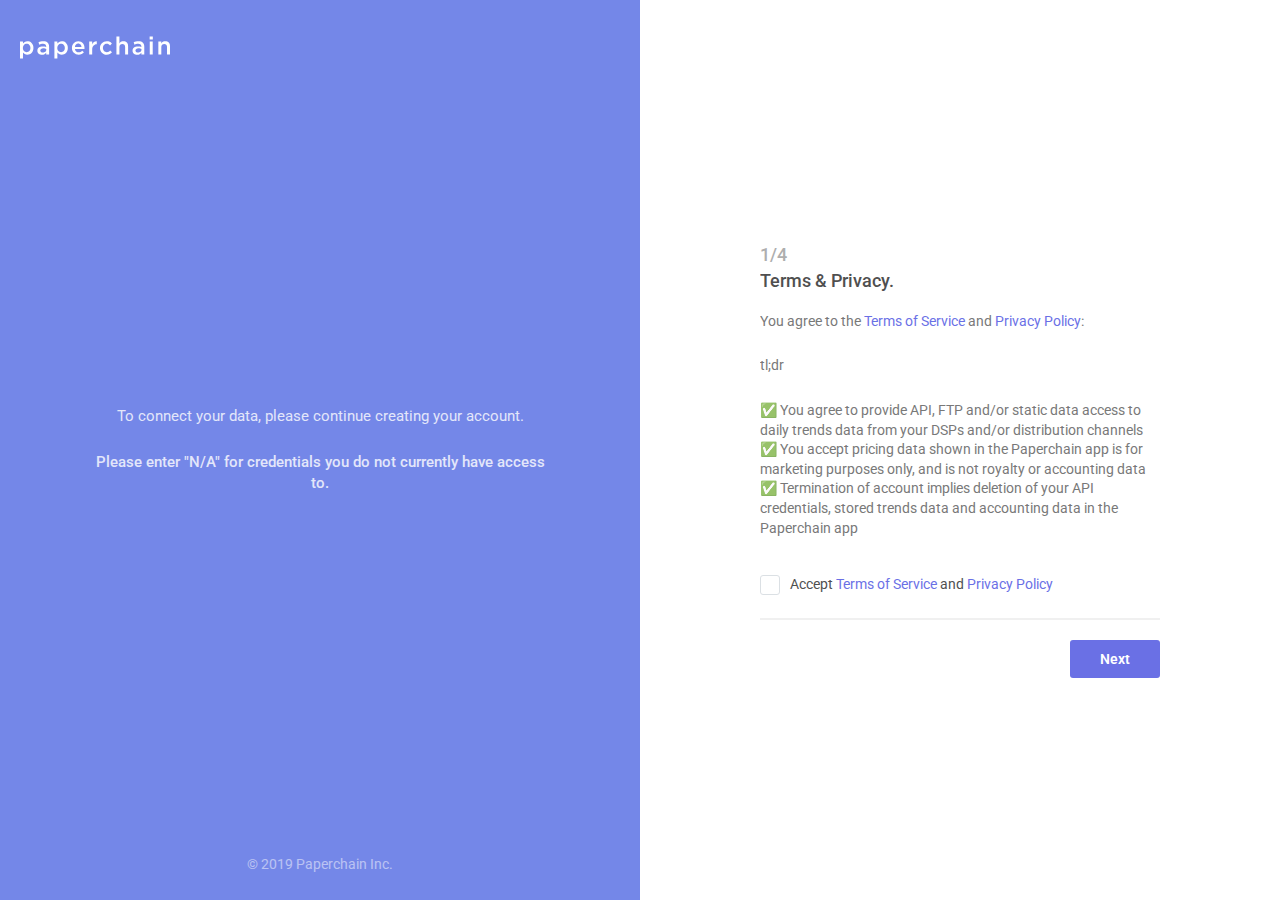
<file: index.html>
<!DOCTYPE html>
<html lang="en">

<head>
	<meta name="generator" content="Hugo 0.53" />
    <meta charset="utf-8">
    <meta http-equiv="X-UA-Compatible" content="IE=edge">
    <meta name="viewport" content="width=device-width, initial-scale=1, shrink-to-fit=no">
    <meta name="description" content="Paperchain, music analytics, music financing">
    <meta name="author" content="Paperchain">
    <title>Let's get your data connected to Paperchain</title>

    
    <link rel="shortcut icon" href="assets/img/favicon.ico" type="assets/image/x-icon">
    <link rel="apple-touch-icon" type="assets/image/x-icon" href="assets/img/apple-touch-icon-57x57-precomposed.png">
    <link rel="apple-touch-icon" type="assets/image/x-icon" sizes="72x72" href="assets/img/apple-touch-icon-72x72-precomposed.png">
    <link rel="apple-touch-icon" type="assets/image/x-icon" sizes="114x114" href="assets/img/apple-touch-icon-114x114-precomposed.png">
    <link rel="apple-touch-icon" type="assets/image/x-icon" sizes="144x144" href="assets/img/apple-touch-icon-144x144-precomposed.png">

    
    <link href="https://fonts.googleapis.com/css?family=Roboto:300,400,500,700&display=swap" rel="stylesheet">

    
    <link href="assets/css/bootstrap.min.css" rel="stylesheet">
	<link href="assets/css/menu.css" rel="stylesheet">
    <link href="assets/css/style.css" rel="stylesheet">
	<link href="assets/css/vendors.css" rel="stylesheet">

    
    <link href="assets/css/custom.css" rel="stylesheet">

    
<script>(function(w,d,s,l,i){w[l]=w[l]||[];w[l].push({'gtm.start':
new Date().getTime(),event:'gtm.js'});var f=d.getElementsByTagName(s)[0],
j=d.createElement(s),dl=l!='dataLayer'?'&l='+l:'';j.async=true;j.src=
'https://www.googletagmanager.com/gtm.js?id='+i+dl;f.parentNode.insertBefore(j,f);
})(window,document,'script','dataLayer','GTM-PZH83G8');</script>


	
	<script src="assets/js/modernizr.js"></script>

</head>

<body>
  
<noscript><iframe src="https://www.googletagmanager.com/ns.html?id=GTM-PZH83G8"
height="0" width="0" style="display:none;visibility:hidden"></iframe></noscript>


	<div id="preloader">
		<div data-loader="circle-side"></div>
	</div>

	<div id="loader_form">
		<div data-loader="circle-side-2"></div>
	</div>

	<div class="container-fluid full-height">
		<div class="row row-height">
			<div class="col-lg-6 content-left">
				<div class="content-left-wrapper">
					<a href="/" id="logo"><svg class="menu__logo-img" xmlns="http://www.w3.org/2000/svg" width="150" height="65" viewBox="0 0 548.09 79.479">
              <g fill="#fff">
                <path data-name="Paperchain logo" d="M42.259 23.018c-2.04-2.1-4.392-3.688-7.059-4.766-2.668-1.08-5.38-1.621-8.136-1.621-3.897 0-7.134.871-9.711 2.609-2.578 1.738-4.735 3.836-6.474 6.291v-7.908h-10.879v61.855h10.879v-21.757c1.679 2.221 3.806 4.168 6.383 5.846 2.578 1.676 5.844 2.518 9.802 2.518 2.816 0 5.542-.541 8.182-1.621 2.636-1.076 4.99-2.662 7.057-4.764 2.069-2.098 3.715-4.676 4.944-7.732 1.23-3.057 1.844-6.562 1.844-10.52v-.18c0-3.955-.629-7.461-1.888-10.52-1.26-3.055-2.907-5.631-4.944-7.73zm-4.227 18.429c0 2.34-.36 4.451-1.077 6.34-.721 1.887-1.695 3.477-2.924 4.764-1.23 1.289-2.667 2.293-4.316 3.012-1.648.721-3.4 1.08-5.259 1.08s-3.627-.359-5.305-1.08c-1.68-.719-3.147-1.752-4.407-3.1-1.257-1.352-2.261-2.953-3.01-4.812-.751-1.854-1.126-3.924-1.126-6.203v-.18c0-2.275.375-4.346 1.126-6.203.749-1.855 1.753-3.461 3.01-4.811 1.259-1.348 2.727-2.383 4.407-3.102 1.677-.721 3.446-1.08 5.305-1.08s3.611.359 5.259 1.08c1.649.719 3.086 1.74 4.316 3.059 1.229 1.318 2.203 2.92 2.924 4.811.717 1.885 1.077 3.971 1.077 6.246v.179zM101.237 22.299c-3.415-3.535-8.662-5.305-15.733-5.305-3.776 0-7.044.344-9.8 1.033-2.757.688-5.455 1.633-8.092 2.832l2.877 8.541c2.158-.9 4.285-1.619 6.383-2.158 2.099-.539 4.496-.811 7.194-.811 3.835 0 6.758.869 8.766 2.609s3.012 4.316 3.012 7.73v1.172c-1.858-.602-3.776-1.08-5.754-1.439-1.978-.359-4.316-.541-7.012-.541-2.877 0-5.531.316-7.958.943-2.427.629-4.495 1.574-6.204 2.834-1.708 1.258-3.042 2.85-4.002 4.768-.959 1.918-1.437 4.162-1.437 6.738v.182c0 2.398.463 4.512 1.392 6.34.93 1.828 2.159 3.357 3.687 4.584 1.529 1.229 3.312 2.16 5.35 2.787 2.037.629 4.166.945 6.385.945 3.653 0 6.741-.676 9.259-2.023 2.518-1.348 4.585-2.98 6.206-4.9v5.936h10.608v-28.145c0-3.115-.419-5.902-1.259-8.359s-2.128-4.557-3.868-6.293zm-5.214 25.713c0 1.498-.331 2.879-.988 4.135-.661 1.262-1.543 2.34-2.654 3.238-1.108.898-2.441 1.588-4 2.066-1.56.48-3.237.721-5.035.721-2.639 0-4.841-.629-6.607-1.889-1.769-1.26-2.654-3.027-2.654-5.305v-.18c0-2.518.974-4.465 2.922-5.844 1.946-1.377 4.689-2.068 8.226-2.068 2.16 0 4.151.178 5.98.537 1.827.363 3.43.811 4.81 1.352v3.237zM167.951 23.018c-2.038-2.1-4.392-3.688-7.059-4.766-2.667-1.08-5.38-1.621-8.136-1.621-3.896 0-7.133.871-9.711 2.609-2.577 1.738-4.733 3.836-6.472 6.291v-7.908h-10.879v61.855h10.879v-21.757c1.677 2.221 3.806 4.168 6.385 5.846 2.576 1.676 5.844 2.518 9.799 2.518 2.817 0 5.544-.541 8.182-1.621 2.638-1.076 4.99-2.662 7.057-4.764 2.069-2.098 3.717-4.676 4.947-7.732 1.228-3.057 1.843-6.562 1.843-10.52v-.18c0-3.955-.63-7.461-1.889-10.52-1.26-3.055-2.908-5.631-4.946-7.73zm-4.225 18.429c0 2.34-.36 4.451-1.08 6.34-.719 1.887-1.693 3.477-2.921 4.764-1.229 1.289-2.668 2.293-4.314 3.012-1.651.721-3.404 1.08-5.262 1.08-1.856 0-3.626-.359-5.305-1.08-1.679-.719-3.145-1.752-4.405-3.1-1.259-1.352-2.263-2.953-3.012-4.812-.75-1.854-1.124-3.924-1.124-6.203v-.18c0-2.275.374-4.346 1.124-6.203.749-1.855 1.752-3.461 3.012-4.811 1.26-1.348 2.726-2.383 4.405-3.102 1.679-.721 3.448-1.08 5.305-1.08 1.858 0 3.611.359 5.262 1.08 1.646.719 3.086 1.74 4.314 3.059 1.228 1.318 2.203 2.92 2.921 4.811.72 1.885 1.08 3.971 1.08 6.246v.179zM230.022 24.275c-1.892-2.336-4.266-4.193-7.117-5.574-2.854-1.379-6.173-2.07-9.954-2.07-3.424 0-6.547.646-9.369 1.936-2.825 1.291-5.272 3.057-7.342 5.305-2.073 2.246-3.68 4.871-4.822 7.865-1.14 2.998-1.71 6.207-1.71 9.621v.182c0 3.654.635 6.998 1.904 10.023 1.269 3.027 3.008 5.621 5.212 7.777 2.206 2.158 4.793 3.838 7.762 5.035s6.163 1.799 9.58 1.799c4.375 0 8.135-.811 11.281-2.43 3.15-1.617 5.86-3.773 8.139-6.471l-6.384-5.664c-1.919 1.857-3.867 3.266-5.845 4.225-1.977.959-4.313 1.439-7.01 1.439-3.539 0-6.551-1.035-9.038-3.102-2.488-2.068-4.032-5.051-4.632-8.949h34.885c.059-.537.105-1.061.137-1.572.029-.51.044-1.002.044-1.482 0-3.42-.479-6.668-1.441-9.756-.964-3.088-2.39-5.797-4.28-8.137zm-29.434 13.754c.477-3.713 1.805-6.725 3.986-9.033 2.18-2.307 4.941-3.465 8.287-3.465 1.79 0 3.386.334 4.793.992 1.4.66 2.608 1.543 3.624 2.652 1.016 1.107 1.822 2.428 2.42 3.955.596 1.527.985 3.162 1.164 4.898h-24.274zM270.176 19.689c-2.758 2.158-4.886 5.035-6.383 8.633v-10.699h-10.88v47.473h10.88v-18.075c0-3.115.389-5.857 1.17-8.227.778-2.367 1.886-4.33 3.324-5.889 1.439-1.559 3.147-2.729 5.126-3.506 1.977-.777 4.164-1.17 6.562-1.17h.632v-11.506c-4.199-.18-7.676.808-10.431 2.966zM323.989 55.023c-1.947 1.08-4.214 1.619-6.79 1.619-2.099 0-4.015-.389-5.754-1.168-1.737-.777-3.234-1.857-4.494-3.236-1.258-1.377-2.234-2.998-2.921-4.857-.693-1.855-1.035-3.832-1.035-5.934v-.18c0-2.035.342-3.986 1.035-5.844.688-1.855 1.646-3.461 2.875-4.809 1.231-1.348 2.684-2.428 4.363-3.238 1.676-.811 3.506-1.213 5.486-1.213 2.696 0 4.988.555 6.874 1.664 1.892 1.107 3.673 2.531 5.352 4.268l6.833-7.279c-1.138-1.199-2.354-2.307-3.641-3.328-1.292-1.018-2.699-1.889-4.226-2.609-1.529-.719-3.21-1.271-5.035-1.662-1.831-.391-3.854-.586-6.071-.586-3.597 0-6.895.662-9.889 1.98-2.998 1.318-5.605 3.102-7.822 5.348-2.219 2.248-3.945 4.887-5.17 7.912-1.231 3.027-1.845 6.221-1.845 9.576v.18c0 3.359.614 6.535 1.845 9.531 1.225 2.998 2.936 5.607 5.126 7.822 2.185 2.217 4.778 3.971 7.775 5.258 2.998 1.289 6.263 1.936 9.801 1.936 4.615 0 8.422-.824 11.419-2.475 2.998-1.645 5.664-3.787 8-6.426l-6.562-6.475c-1.74 1.741-3.581 3.147-5.529 4.225zM378.067 16.631c-1.857 0-3.521.225-4.988.676-1.471.449-2.819 1.049-4.047 1.799-1.228.752-2.307 1.633-3.234 2.65-.933 1.021-1.787 2.068-2.564 3.15v-25.445h-10.878v65.635h10.878v-26.795c0-3.715.991-6.607 2.968-8.674 1.977-2.072 4.553-3.104 7.732-3.104 3.236 0 5.737 1.002 7.509 3.012 1.766 2.01 2.652 4.869 2.652 8.586v26.975h10.878v-30.301c0-5.514-1.471-9.92-4.407-13.217-2.937-3.295-7.104-4.947-12.499-4.947zM449.006 22.299c-3.416-3.535-8.661-5.305-15.731-5.305-3.778 0-7.045.344-9.802 1.033-2.757.688-5.454 1.633-8.091 2.832l2.877 8.541c2.155-.9 4.284-1.619 6.383-2.158 2.097-.539 4.494-.811 7.193-.811 3.833 0 6.758.869 8.767 2.609 2.006 1.74 3.012 4.316 3.012 7.73v1.172c-1.86-.602-3.778-1.08-5.755-1.439-1.979-.359-4.316-.541-7.012-.541-2.88 0-5.53.316-7.959.943-2.427.629-4.495 1.574-6.202 2.834-1.708 1.258-3.044 2.85-4.003 4.768s-1.438 4.162-1.438 6.738v.182c0 2.398.465 4.512 1.395 6.34s2.158 3.357 3.684 4.584c1.53 1.229 3.313 2.16 5.352 2.787 2.038.629 4.167.945 6.383.945 3.655 0 6.743-.676 9.261-2.023 2.518-1.348 4.584-2.98 6.205-4.9v5.936h10.609v-28.145c0-3.115-.418-5.902-1.257-8.359-.844-2.457-2.131-4.557-3.871-6.293zm-5.214 25.713c0 1.498-.331 2.879-.988 4.135-.661 1.262-1.544 2.34-2.652 3.238-1.108.898-2.445 1.588-4.003 2.066-1.556.48-3.234.721-5.035.721-2.634 0-4.84-.629-6.606-1.889-1.769-1.26-2.652-3.027-2.652-5.305v-.18c0-2.518.974-4.465 2.921-5.844 1.947-1.377 4.69-2.068 8.228-2.068 2.155 0 4.15.178 5.977.537 1.828.363 3.43.811 4.81 1.352v3.237zM474.092 17.623h10.88v47.473h-10.88zM473.642 0h11.69v10.338h-11.69zM543.681 21.578c-2.936-3.295-7.103-4.947-12.495-4.947-1.86 0-3.521.225-4.989.676-1.471.449-2.821 1.049-4.047 1.799-1.231.752-2.31 1.633-3.236 2.65-.931 1.021-1.787 2.068-2.565 3.15v-7.283h-10.878v47.473h10.878v-26.795c0-3.715.991-6.607 2.968-8.674 1.977-2.072 4.553-3.104 7.731-3.104 3.24 0 5.74 1.002 7.509 3.012 1.766 2.01 2.652 4.869 2.652 8.586v26.975h10.88v-30.301c.001-5.514-1.47-9.92-4.408-13.217z"></path>
              </g></svg></a>

					<div>


						<p>To connect your data, please continue creating your account.</p>
            <p><strong>Please enter "N/A" for credentials you do not currently have access to.</strong></p>
					</div>
					<div class="copy">© 2019 Paperchain Inc.</div>
				</div>
				
			</div>
			

			<div class="col-lg-6 content-right" id="start">
				<div id="wizard_container">
					<div id="top-wizard">
							<div id="progressbar"></div>
						</div>
						
               <form name='onboarding' method='POST' action='/onboarding-submit/' id='wrapped' autocomplete='off' _lpchecked='1' netlify-honeypot="bot-field" data-netlify="true" onsubmit='return(validate());'>
                 <p class="hidden"><label>Don’t fill this out if you're human: <input name="bot-field" /></label></p>
							<input id="website" name="website" type="text" value="">
              <input id="hashem" name="hashem" type="hidden">
							
							<div id="middle-wizard">
								<div class="step">
									<h3 class="main_question"><strong>1/4</strong>Terms & Privacy.</h3>

									<div class="form-group">
                    <p>You agree to the <a href="https://paperchain.io/terms-of-service" target="_blank">Terms of Service</a> and <a href="https://paperchain.io/privacy-policy" target="_blank">Privacy Policy</a>:</p>
                    <p>tl;dr<br>
                      <ul><li>✅ You agree to provide API, FTP and/or static data access to daily trends data from your DSPs and/or distribution channels</li>
                      <li>✅ You accept pricing data shown in the Paperchain app is for marketing purposes only, and is not royalty or accounting data</li>
                      <li>✅ Termination of account implies deletion of your API credentials, stored trends data and accounting data in the Paperchain app</li></ul></p>
                  </div>
									
									<div class="form-group terms">
										<label class="container_check">Accept <a href="https://paperchain.io/terms-of-service" target="_blank">Terms of Service</a> and <a href="https://paperchain.io/privacy-policy" target="_blank">Privacy Policy</a>
											<input type="checkbox" name="terms" value="Yes" class="required">
											<span class="checkmark"></span>
										</label>
									</div>
								</div>
								
								<div class="step">
									<h3 class="main_question"><strong>2/4</strong>Apple Music</h3>
                  <div class="form-group">
                    <p>You will need your <strong>Vendor ID</strong> and <strong>Access Token</strong>.</p>
                    <p>Vendor ID can be found on your <a href="https://itunesconnect.apple.com/login" target="_blank">iTunes Connect Account</a>. Go to Payment and Financial Reports page to find it.</p>
                    <p>Access Token can be found on your <a href="https://itunesconnect.apple.com/login" target="_blank">iTunes Connect Account</a>. Go to Sales and Trends -> Reports -> About Reports -> Generate Access Token.</p>
                  </div>
                  <div class="form-group">
                    <input type="text" name="appid" class="form-control required valid" placeholder="Apple Vendor ID" onchange="getVals(this, 'appid');">
                  </div>
                  <div class="form-group">
                    <input type="text" name="appat" class="form-control required valid" placeholder="Apple Access Token" onchange="getVals(this, 'appat');">
                  </div>


								</div>
								
								<div class="step">
                  <h3 class="main_question"><strong>2/4</strong>Spotify</h3>
                  <div class="form-group">
                    <p>If you already have bulk API access, <a href="mailto:danielhedblom@spotify.com?subject=Confirming Paperchain access&body=Hi Daniel, Confirming Paperchain access to our bulk API">click here to email Daniel Hedblom at Spotify</a> to confirm Paperchain can access your credentials.</p>
                    <p>If you do not have bulk API access, you can <a href="https://analytics.spotify.com/c/api/" target="_blank">request access here</a>.</p>
                    <p>Once you have emailed Daniel, click "Next" below.</p>
                  </div>
								</div>
								<div class="submit step">
									<h3 class="main_question"><strong>4/4</strong>Merlin</h3>
                  <div class="form-group">
                    <p>You will need your FTP Username and Password.</p>
                  </div>
                  <div class="form-group">
                    <input type="text" name="merlname" class="form-control required valid" placeholder="Merlin FTP Username" onchange="getVals(this, 'merlname');">
                  </div>
                  <div class="form-group">
                    <input type="text" name="merlpword" class="form-control required valid" placeholder="Merlin FTP Password" onchange="getVals(this, 'merlpword');">
                  </div>

								</div>
								
							</div>
							
							<div id="bottom-wizard">
								<button type="button" name="backward" class="backward">Prev</button>
								<button type="button" name="forward" class="forward">Next</button>
								<button type="submit" name="process" class="submit">Submit</button>
							</div>
							
						</form>
					</div>
					
			</div>
			
		</div>
		
	</div>
	

	<div class="cd-overlay-nav">
		<span></span>
	</div>
	

	<div class="cd-overlay-content">
		<span></span>
	</div>
	

	
	<script src="assets/js/jquery-3.2.1.min.js"></script>
    <script src="assets/js/common_scripts.min.js"></script>
	<script src="assets/js/velocity.min.js"></script>
	<script src="assets/js/functions.js"></script>

	
	<script src="assets/js/survey_func.js"></script>

  <script>
  var hashemField = document.getElementById("hashem");
  hashemField.value = getParameterByName("hashem");

function getParameterByName(name) 
{
    name = name.replace(/[\[]/, "\\\[").replace(/[\]]/, "\\\]");
    var regexS = "[\\?&]" + name + "=([^&#]*)";
    var regex = new RegExp(regexS);
    var results = regex.exec(window.location.href);
    if (results == null) return "";
    else return decodeURIComponent(results[1].replace(/\+/g, " "));
}
</script>

</body>
</html>
</file>
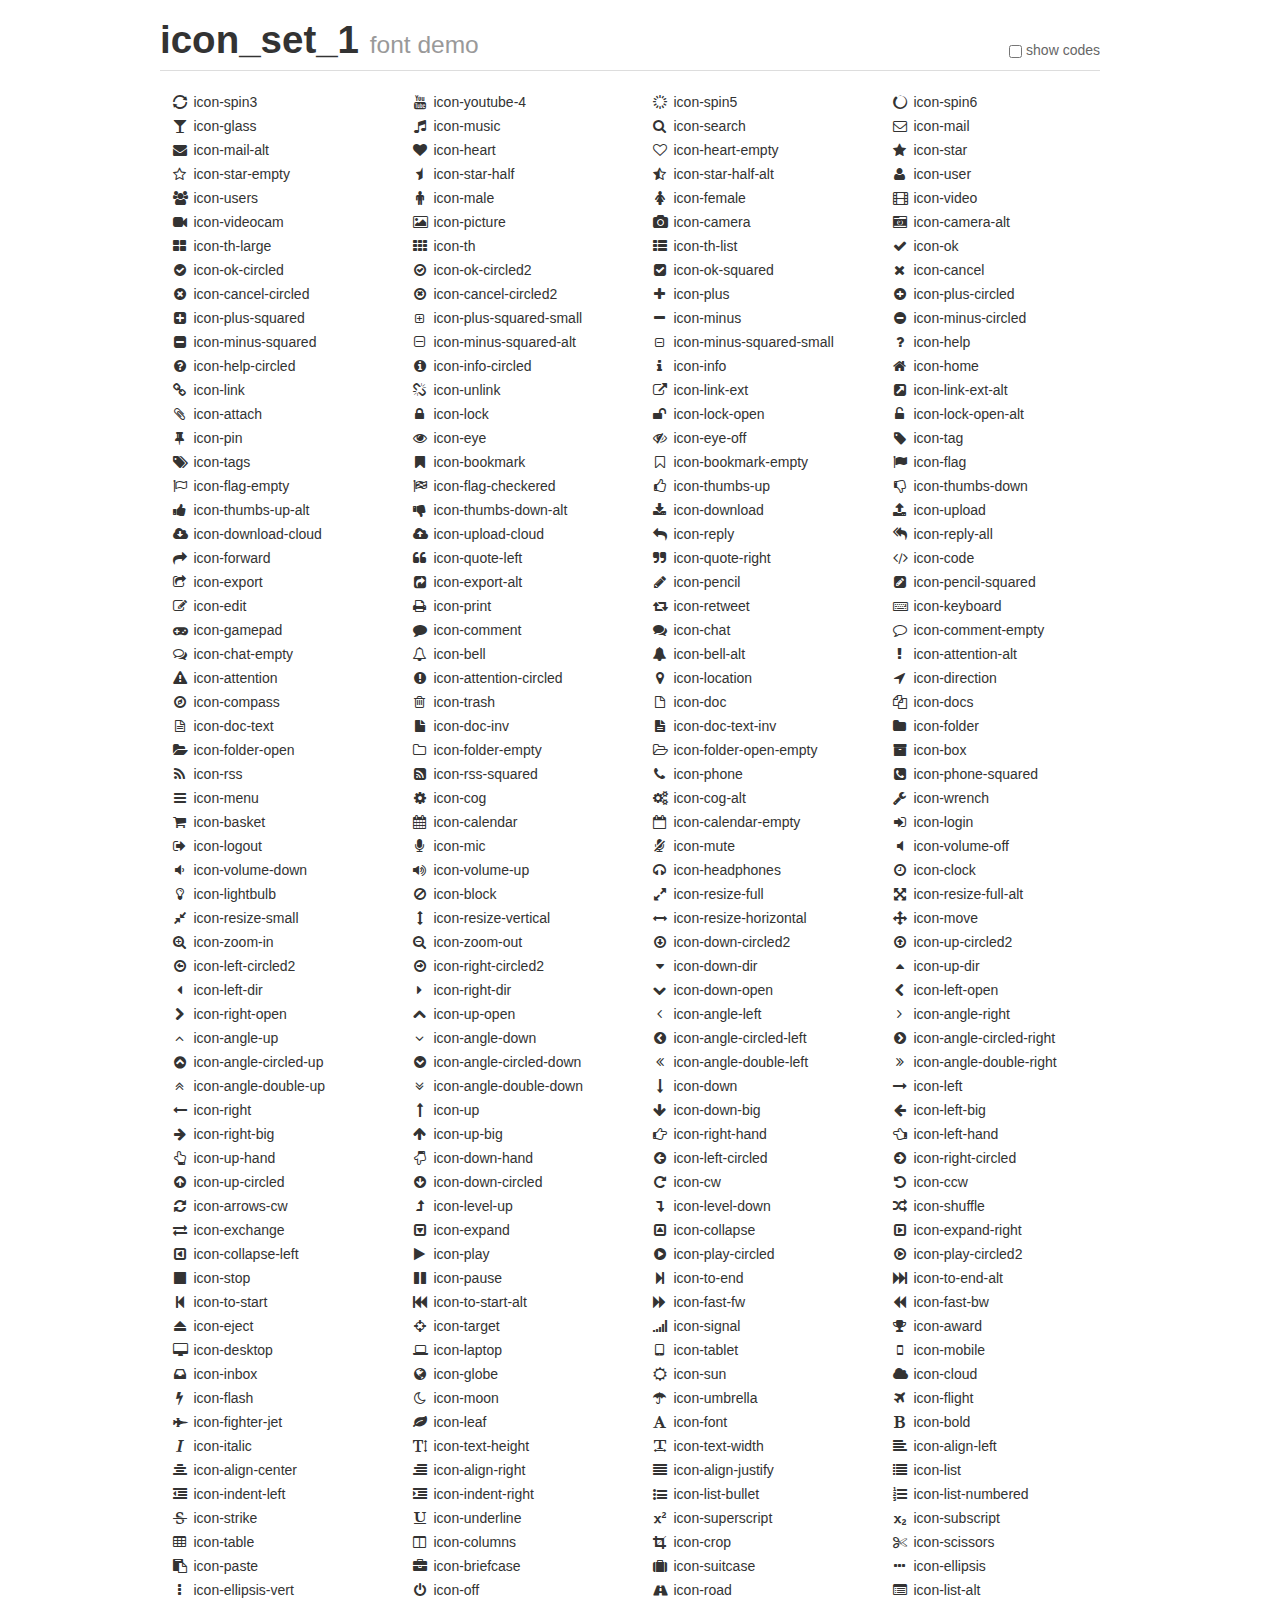
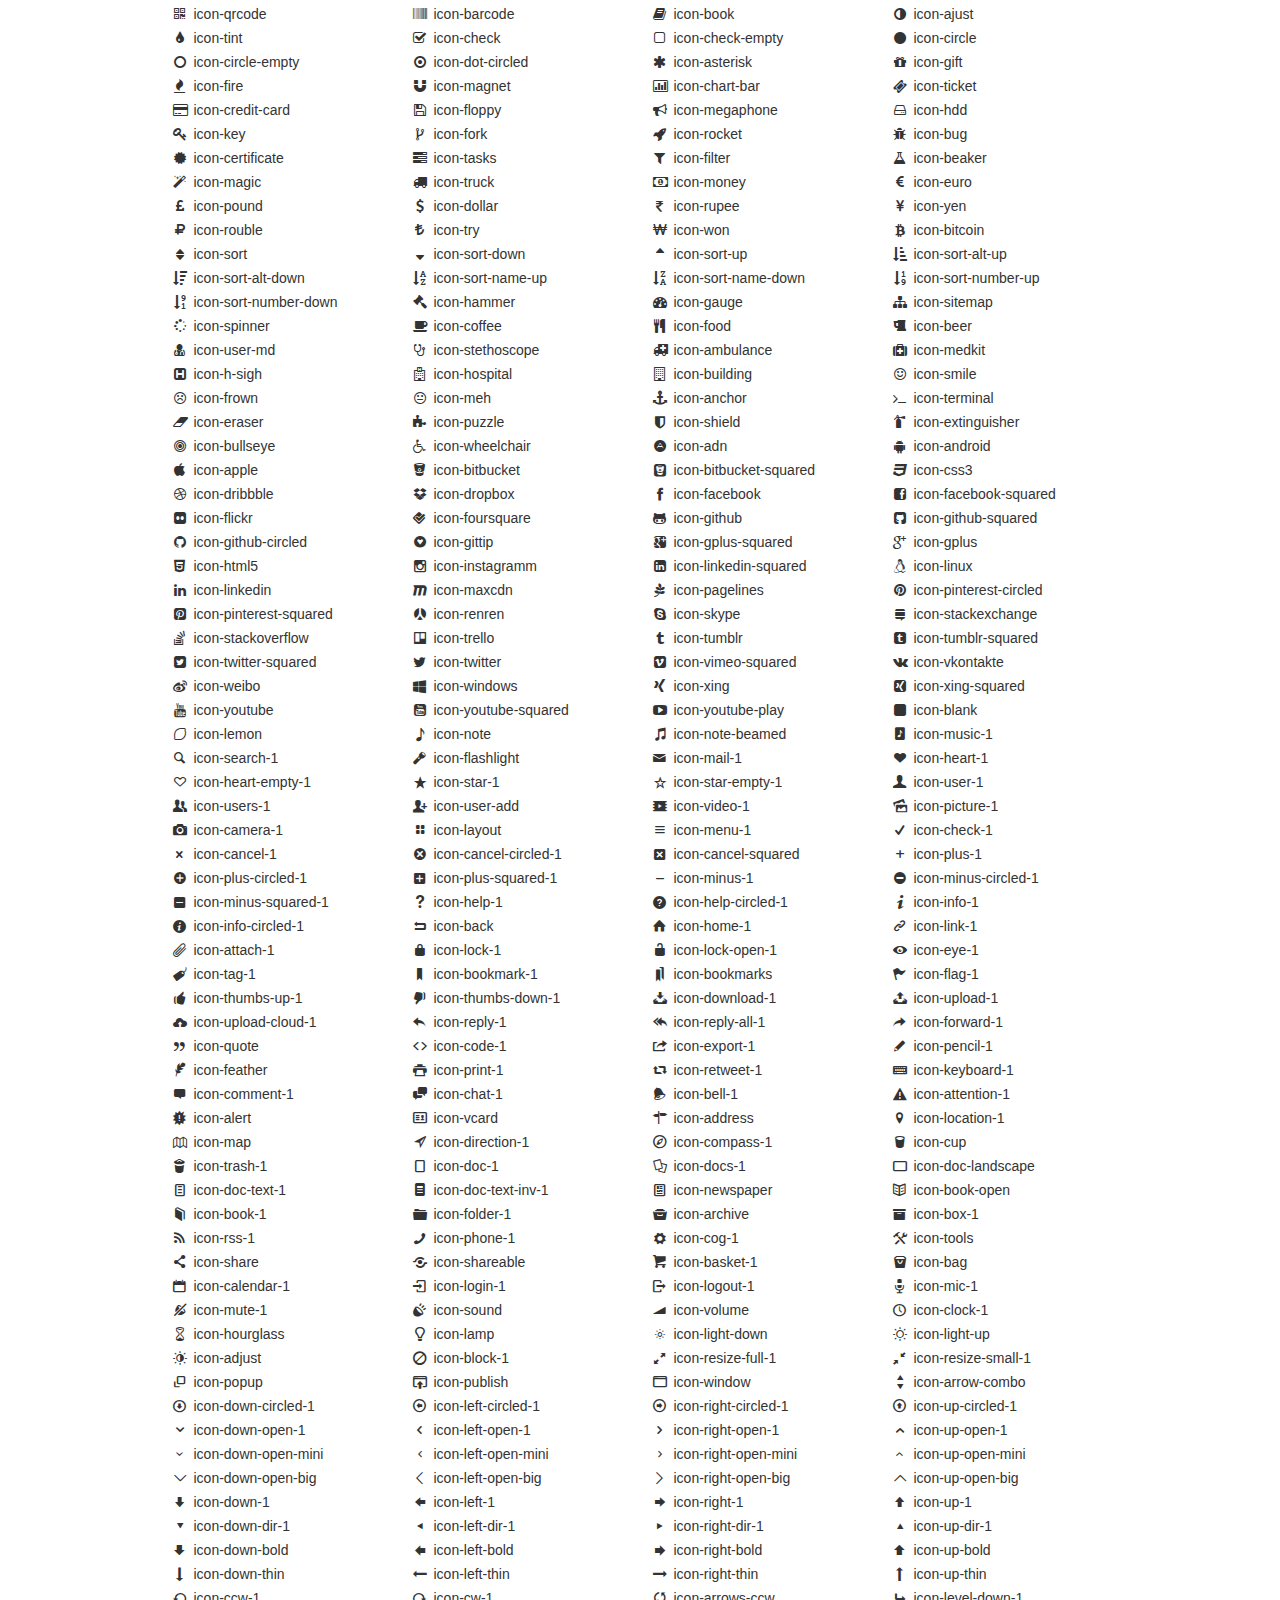
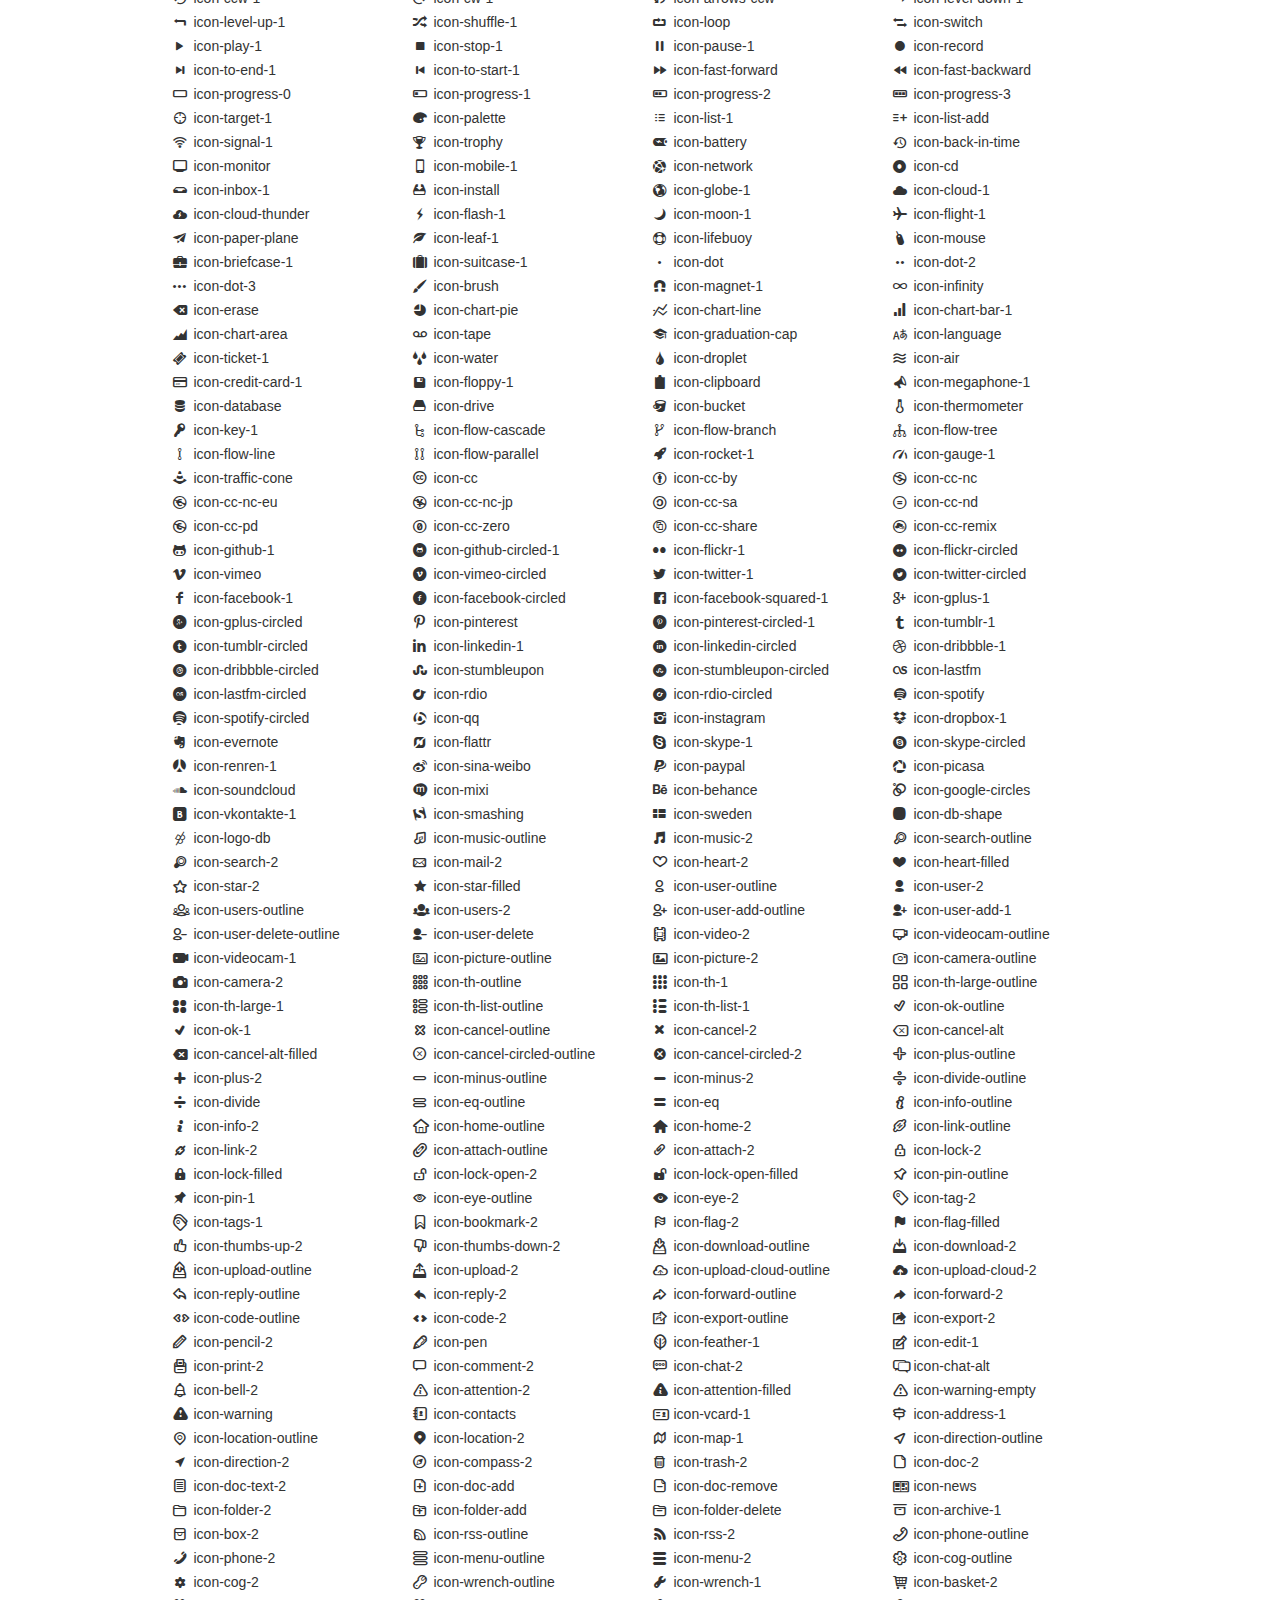
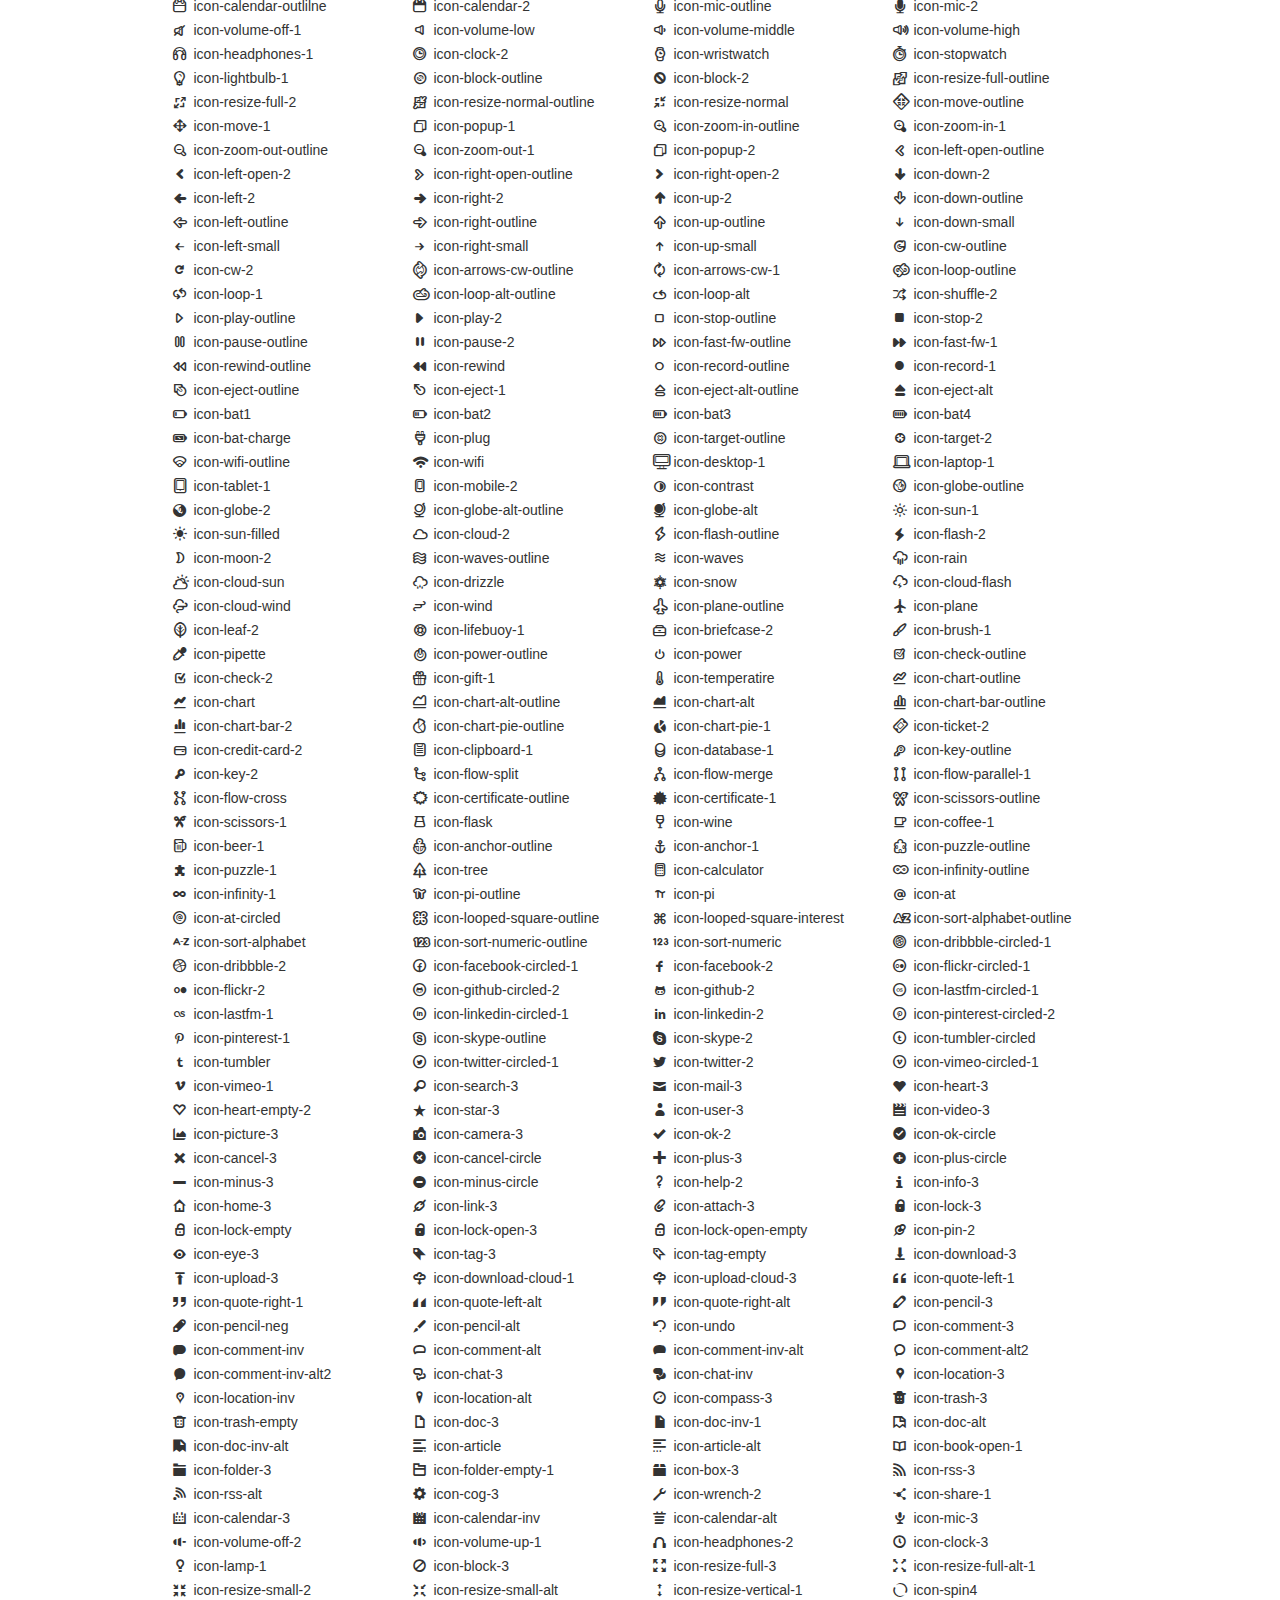
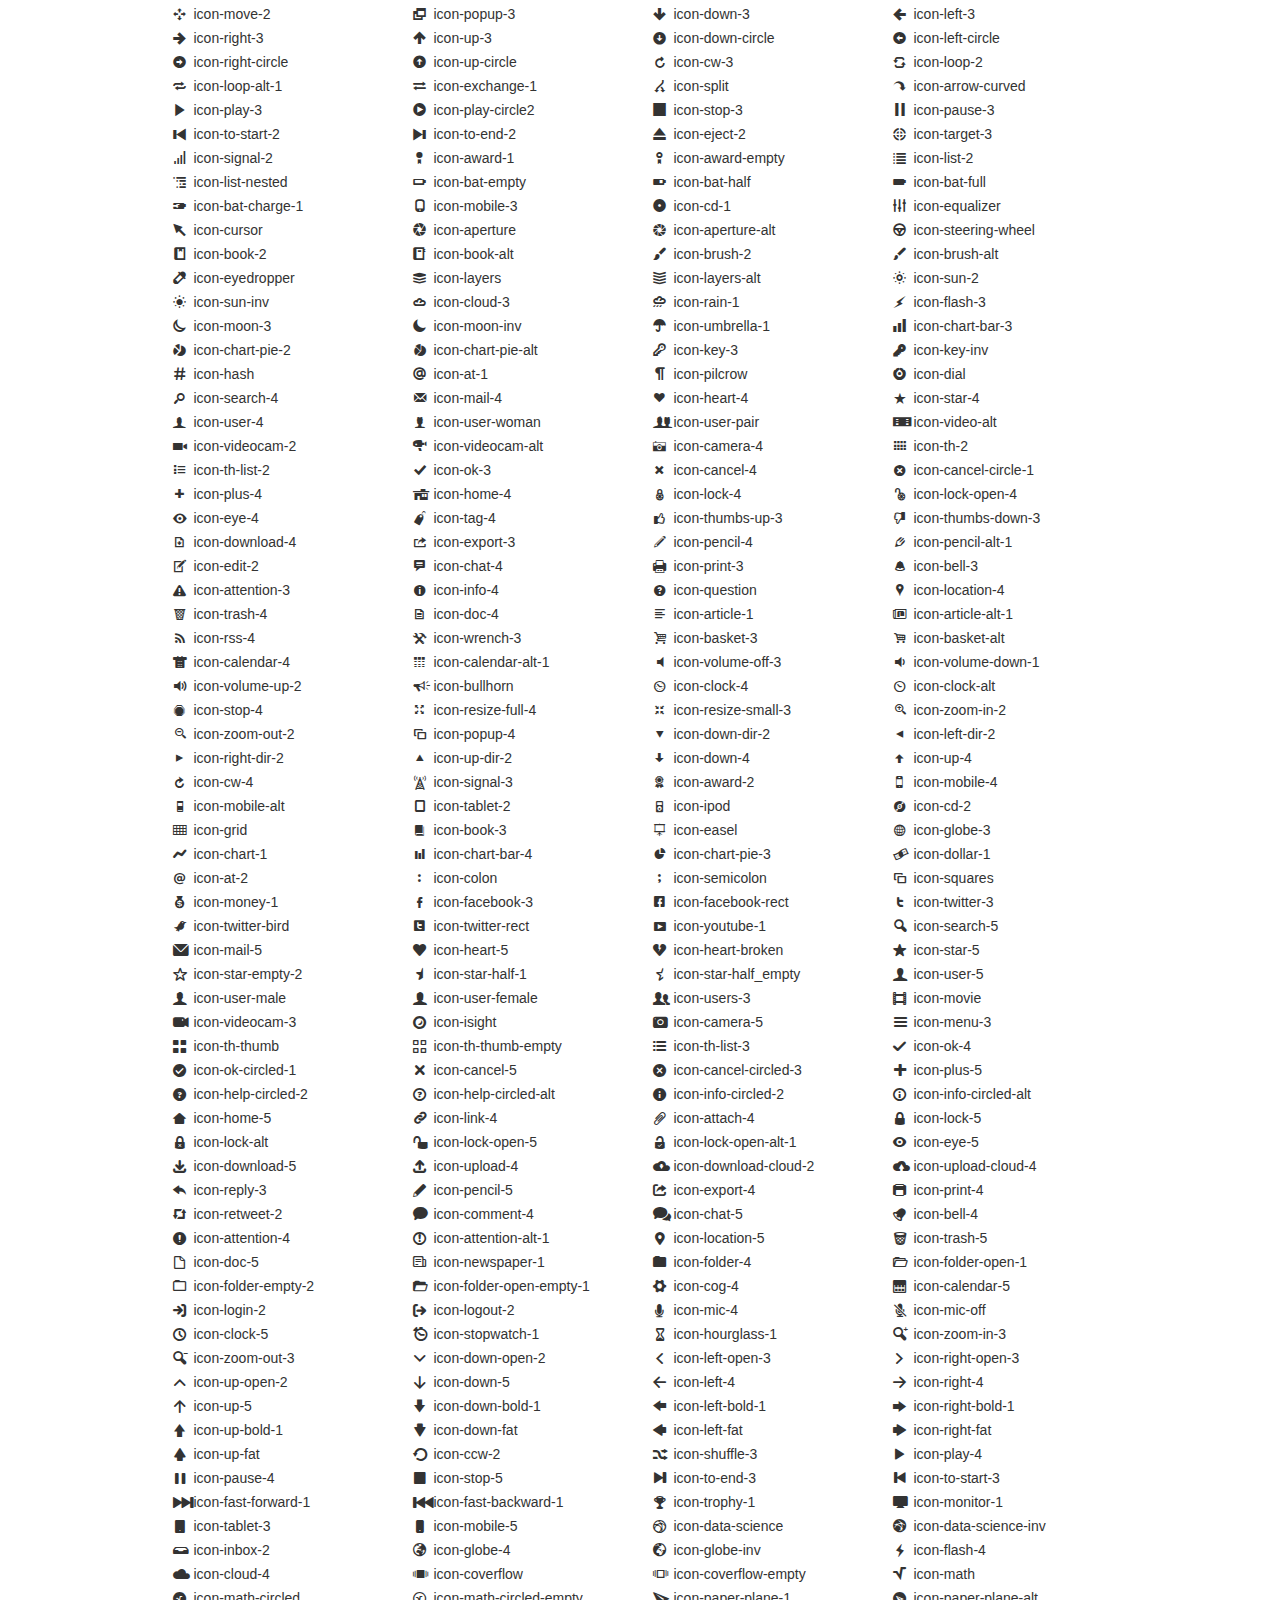
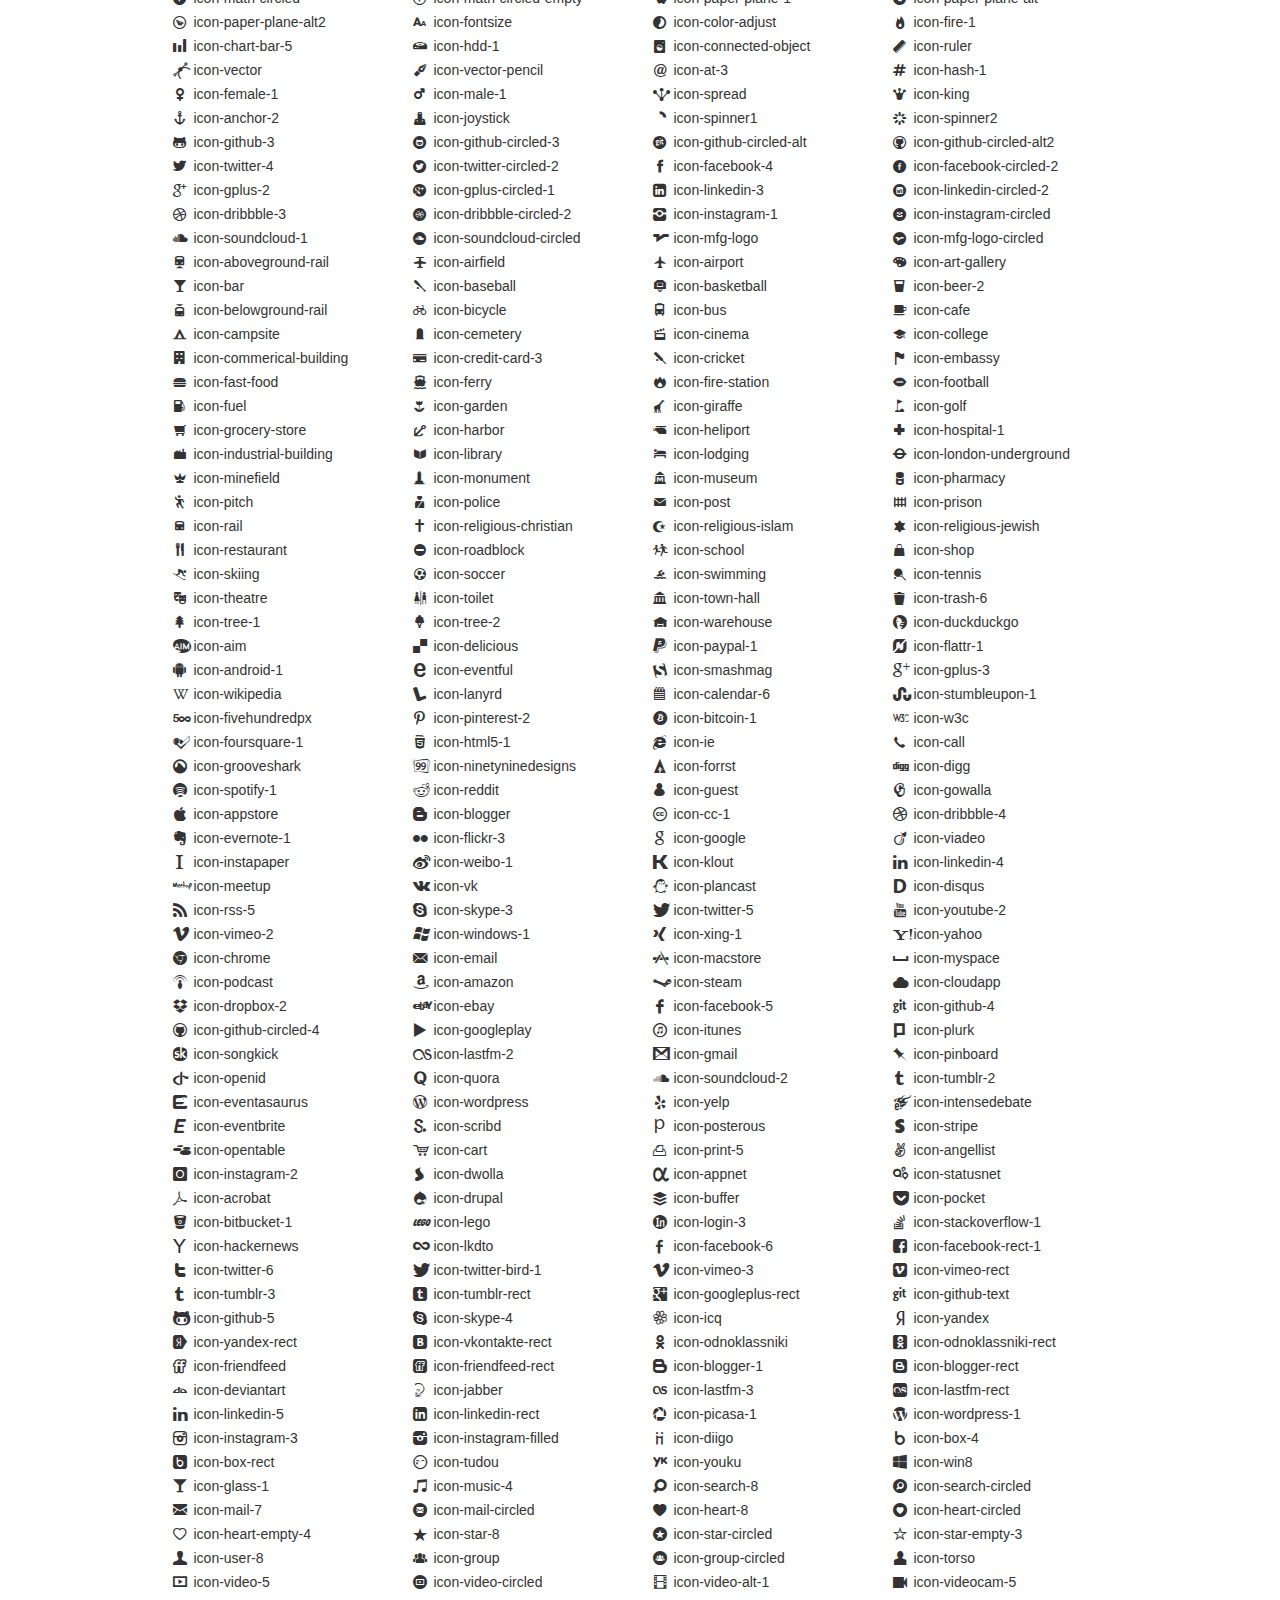
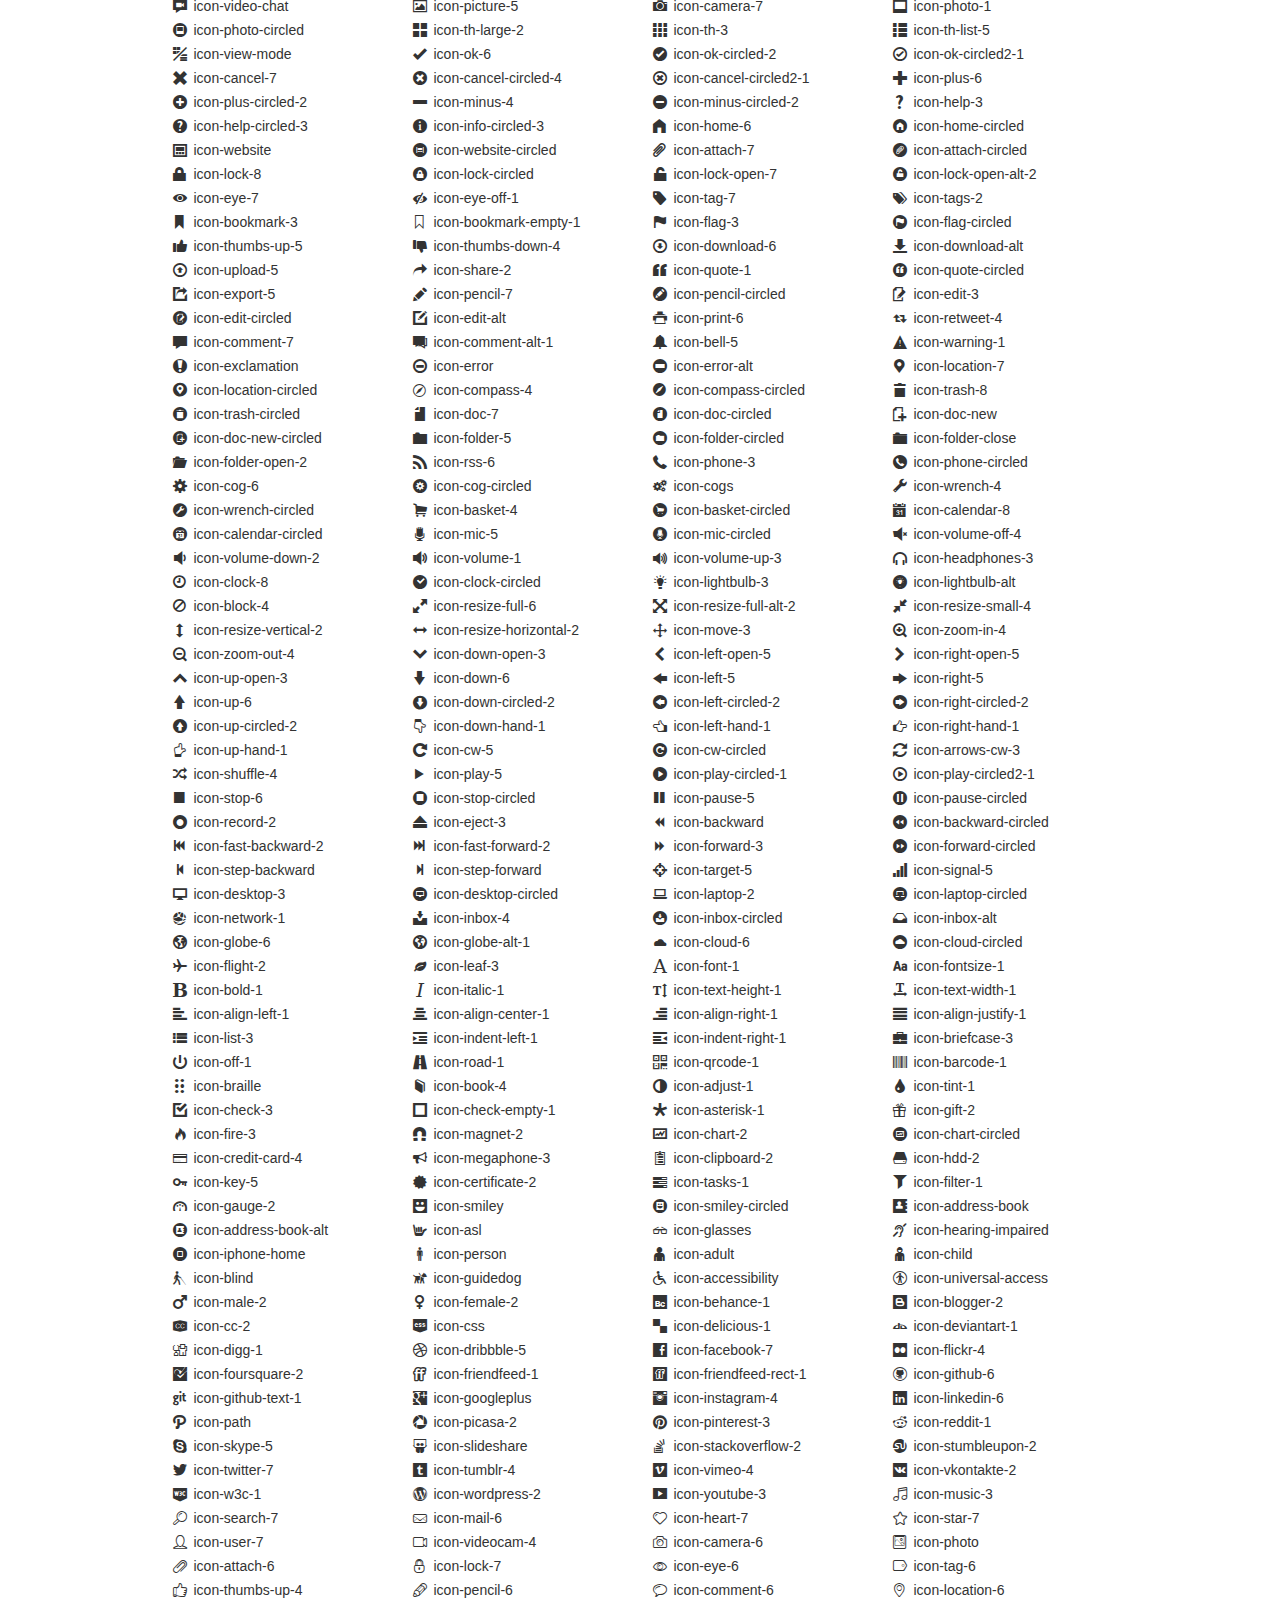
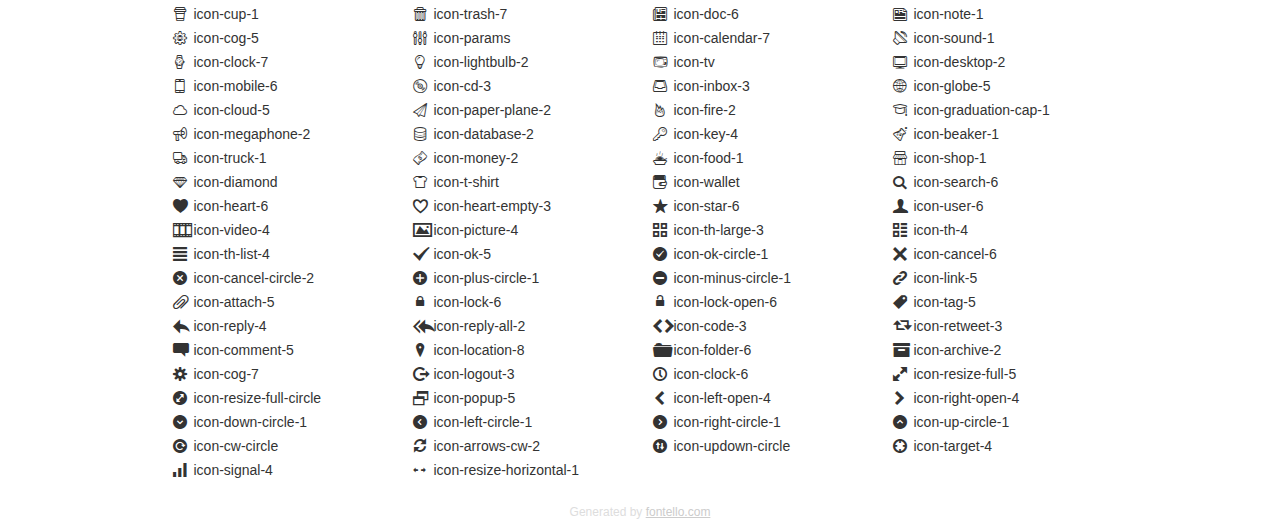
<file: assets/css/icon_fonts/demo_icon_set_1.html>
<!DOCTYPE html>
<html>
  <head>
    <!--[if lt IE 9]>
    <script src="http://html5shim.googlecode.com/svn/trunk/html5.js"></script>
    <![endif]-->
    <meta charset="UTF-8">
	<style type="text/css">/*
	 * Bootstrap v2.2.1
	 *
	 * Copyright 2012 Twitter, Inc
	 * Licensed under the Apache License v2.0
	 * http://www.apache.org/licenses/LICENSE-2.0
	 *
	 * Designed and built with all the love in the world @twitter by @mdo and @fat.
	 */
	.clearfix {
	  *zoom: 1;
	}
	.clearfix:before,
	.clearfix:after {
	  display: table;
	  content: "";
	  line-height: 0;
	}
	.clearfix:after {
	  clear: both;
	}
	html {
	  font-size: 100%;
	  -webkit-text-size-adjust: 100%;
	  -ms-text-size-adjust: 100%;
	}
	a:focus {
	  outline: thin dotted #333;
	  outline: 5px auto -webkit-focus-ring-color;
	  outline-offset: -2px;
	}
	a:hover,
	a:active {
	  outline: 0;
	}
	button,
	input,
	select,
	textarea {
	  margin: 0;
	  font-size: 100%;
	  vertical-align: middle;
	}
	button,
	input {
	  *overflow: visible;
	  line-height: normal;
	}
	button::-moz-focus-inner,
	input::-moz-focus-inner {
	  padding: 0;
	  border: 0;
	}
	body {
	  margin: 0;
	  font-family: "Helvetica Neue", Helvetica, Arial, sans-serif;
	  font-size: 14px;
	  line-height: 20px;
	  color: #333;
	  background-color: #fff;
	}
	a {
	  color: #08c;
	  text-decoration: none;
	}
	a:hover {
	  color: #005580;
	  text-decoration: underline;
	}
	.row {
	  margin-left: -20px;
	  *zoom: 1;
	}
	.row:before,
	.row:after {
	  display: table;
	  content: "";
	  line-height: 0;
	}
	.row:after {
	  clear: both;
	}
	[class*="span"] {
	  float: left;
	  min-height: 1px;
	  margin-left: 20px;
	}
	.container,
	.navbar-static-top .container,
	.navbar-fixed-top .container,
	.navbar-fixed-bottom .container {
	  width: 940px;
	}
	.span12 {
	  width: 940px;
	}
	.span11 {
	  width: 860px;
	}
	.span10 {
	  width: 780px;
	}
	.span9 {
	  width: 700px;
	}
	.span8 {
	  width: 620px;
	}
	.span7 {
	  width: 540px;
	}
	.span6 {
	  width: 460px;
	}
	.span5 {
	  width: 380px;
	}
	.span4 {
	  width: 300px;
	}
	.span3 {
	  width: 220px;
	}
	.span2 {
	  width: 140px;
	}
	.span1 {
	  width: 60px;
	}
	[class*="span"].pull-right,
	.row-fluid [class*="span"].pull-right {
	  float: right;
	}
	.container {
	  margin-right: auto;
	  margin-left: auto;
	  *zoom: 1;
	}
	.container:before,
	.container:after {
	  display: table;
	  content: "";
	  line-height: 0;
	}
	.container:after {
	  clear: both;
	}
	p {
	  margin: 0 0 10px;
	}
	.lead {
	  margin-bottom: 20px;
	  font-size: 21px;
	  font-weight: 200;
	  line-height: 30px;
	}
	small {
	  font-size: 85%;
	}
	h1 {
	  margin: 10px 0;
	  font-family: inherit;
	  font-weight: bold;
	  line-height: 20px;
	  color: inherit;
	  text-rendering: optimizelegibility;
	}
	h1 small {
	  font-weight: normal;
	  line-height: 1;
	  color: #999;
	}
	h1 {
	  line-height: 40px;
	}
	h1 {
	  font-size: 38.5px;
	}
	h1 small {
	  font-size: 24.5px;
	}
	body {
	  margin-top: 90px;
	}
	.header {
	  position: fixed;
	  top: 0;
	  left: 50%;
	  margin-left: -480px;
	  background-color: #fff;
	  border-bottom: 1px solid #ddd;
	  padding-top: 10px;
	  z-index: 10;
	}
	.footer {
	  color: #ddd;
	  font-size: 12px;
	  text-align: center;
	  margin-top: 20px;
	}
	.footer a {
	  color: #ccc;
	  text-decoration: underline;
	}
	.the-icons {
	  font-size: 14px;
	  line-height: 24px;
	}
	.switch {
	  position: absolute;
	  right: 0;
	  bottom: 10px;
	  color: #666;
	}
	.switch input {
	  margin-right: 0.3em;
	}
	.codesOn .i-name {
	  display: none;
	}
	.codesOn .i-code {
	  display: inline;
	}
	.i-code {
	  display: none;
	}
	</style>
    <link rel="stylesheet" href="css/icon_set_1.css">
    <!--[if IE 7]>
    <link rel="stylesheet" href="css/fontello-ie7.css">
    <![endif]-->
    <script>
      function toggleCodes(on) {
        var obj = document.getElementById('icons');
        
        if (on) {
          obj.className += ' codesOn';
        } else {
          obj.className = obj.className.replace(' codesOn', '');
        }
      }
      
    </script>
  </head>
  <body>
    <div class="container header">
      <h1>
        icon_set_1
         <small>font demo</small>
      </h1>
      <label class="switch">
        <input type="checkbox" onclick="toggleCodes(this.checked)">show codes
      </label>
    </div>
    <div id="icons" class="container">
      <div class="row">
        <div title="Code: 0xe800" class="the-icons span3"><i class="icon-spin3 animate-spin"></i> <span class="i-name">icon-spin3</span><span class="i-code">0xe800</span></div>
        <div title="Code: 0xef87" class="the-icons span3"><i class="icon-youtube-4"></i> <span class="i-name">icon-youtube-4</span><span class="i-code">0xef87</span></div>
        <div title="Code: 0xe802" class="the-icons span3"><i class="icon-spin5 animate-spin"></i> <span class="i-name">icon-spin5</span><span class="i-code">0xe802</span></div>
        <div title="Code: 0xe803" class="the-icons span3"><i class="icon-spin6 animate-spin"></i> <span class="i-name">icon-spin6</span><span class="i-code">0xe803</span></div>
      </div>
      <div class="row">
        <div title="Code: 0xe804" class="the-icons span3"><i class="icon-glass"></i> <span class="i-name">icon-glass</span><span class="i-code">0xe804</span></div>
        <div title="Code: 0xe805" class="the-icons span3"><i class="icon-music"></i> <span class="i-name">icon-music</span><span class="i-code">0xe805</span></div>
        <div title="Code: 0xe806" class="the-icons span3"><i class="icon-search"></i> <span class="i-name">icon-search</span><span class="i-code">0xe806</span></div>
        <div title="Code: 0xe807" class="the-icons span3"><i class="icon-mail"></i> <span class="i-name">icon-mail</span><span class="i-code">0xe807</span></div>
      </div>
      <div class="row">
        <div title="Code: 0xe808" class="the-icons span3"><i class="icon-mail-alt"></i> <span class="i-name">icon-mail-alt</span><span class="i-code">0xe808</span></div>
        <div title="Code: 0xe809" class="the-icons span3"><i class="icon-heart"></i> <span class="i-name">icon-heart</span><span class="i-code">0xe809</span></div>
        <div title="Code: 0xe80a" class="the-icons span3"><i class="icon-heart-empty"></i> <span class="i-name">icon-heart-empty</span><span class="i-code">0xe80a</span></div>
        <div title="Code: 0xe80b" class="the-icons span3"><i class="icon-star"></i> <span class="i-name">icon-star</span><span class="i-code">0xe80b</span></div>
      </div>
      <div class="row">
        <div title="Code: 0xe80c" class="the-icons span3"><i class="icon-star-empty"></i> <span class="i-name">icon-star-empty</span><span class="i-code">0xe80c</span></div>
        <div title="Code: 0xe80d" class="the-icons span3"><i class="icon-star-half"></i> <span class="i-name">icon-star-half</span><span class="i-code">0xe80d</span></div>
        <div title="Code: 0xe80e" class="the-icons span3"><i class="icon-star-half-alt"></i> <span class="i-name">icon-star-half-alt</span><span class="i-code">0xe80e</span></div>
        <div title="Code: 0xe80f" class="the-icons span3"><i class="icon-user"></i> <span class="i-name">icon-user</span><span class="i-code">0xe80f</span></div>
      </div>
      <div class="row">
        <div title="Code: 0xe827" class="the-icons span3"><i class="icon-users"></i> <span class="i-name">icon-users</span><span class="i-code">0xe827</span></div>
        <div title="Code: 0xe810" class="the-icons span3"><i class="icon-male"></i> <span class="i-name">icon-male</span><span class="i-code">0xe810</span></div>
        <div title="Code: 0xe811" class="the-icons span3"><i class="icon-female"></i> <span class="i-name">icon-female</span><span class="i-code">0xe811</span></div>
        <div title="Code: 0xe812" class="the-icons span3"><i class="icon-video"></i> <span class="i-name">icon-video</span><span class="i-code">0xe812</span></div>
      </div>
      <div class="row">
        <div title="Code: 0xe813" class="the-icons span3"><i class="icon-videocam"></i> <span class="i-name">icon-videocam</span><span class="i-code">0xe813</span></div>
        <div title="Code: 0xe814" class="the-icons span3"><i class="icon-picture"></i> <span class="i-name">icon-picture</span><span class="i-code">0xe814</span></div>
        <div title="Code: 0xe815" class="the-icons span3"><i class="icon-camera"></i> <span class="i-name">icon-camera</span><span class="i-code">0xe815</span></div>
        <div title="Code: 0xe816" class="the-icons span3"><i class="icon-camera-alt"></i> <span class="i-name">icon-camera-alt</span><span class="i-code">0xe816</span></div>
      </div>
      <div class="row">
        <div title="Code: 0xe817" class="the-icons span3"><i class="icon-th-large"></i> <span class="i-name">icon-th-large</span><span class="i-code">0xe817</span></div>
        <div title="Code: 0xe818" class="the-icons span3"><i class="icon-th"></i> <span class="i-name">icon-th</span><span class="i-code">0xe818</span></div>
        <div title="Code: 0xe819" class="the-icons span3"><i class="icon-th-list"></i> <span class="i-name">icon-th-list</span><span class="i-code">0xe819</span></div>
        <div title="Code: 0xe81a" class="the-icons span3"><i class="icon-ok"></i> <span class="i-name">icon-ok</span><span class="i-code">0xe81a</span></div>
      </div>
      <div class="row">
        <div title="Code: 0xe81b" class="the-icons span3"><i class="icon-ok-circled"></i> <span class="i-name">icon-ok-circled</span><span class="i-code">0xe81b</span></div>
        <div title="Code: 0xe81c" class="the-icons span3"><i class="icon-ok-circled2"></i> <span class="i-name">icon-ok-circled2</span><span class="i-code">0xe81c</span></div>
        <div title="Code: 0xe81d" class="the-icons span3"><i class="icon-ok-squared"></i> <span class="i-name">icon-ok-squared</span><span class="i-code">0xe81d</span></div>
        <div title="Code: 0xe81e" class="the-icons span3"><i class="icon-cancel"></i> <span class="i-name">icon-cancel</span><span class="i-code">0xe81e</span></div>
      </div>
      <div class="row">
        <div title="Code: 0xe81f" class="the-icons span3"><i class="icon-cancel-circled"></i> <span class="i-name">icon-cancel-circled</span><span class="i-code">0xe81f</span></div>
        <div title="Code: 0xe820" class="the-icons span3"><i class="icon-cancel-circled2"></i> <span class="i-name">icon-cancel-circled2</span><span class="i-code">0xe820</span></div>
        <div title="Code: 0xe821" class="the-icons span3"><i class="icon-plus"></i> <span class="i-name">icon-plus</span><span class="i-code">0xe821</span></div>
        <div title="Code: 0xe822" class="the-icons span3"><i class="icon-plus-circled"></i> <span class="i-name">icon-plus-circled</span><span class="i-code">0xe822</span></div>
      </div>
      <div class="row">
        <div title="Code: 0xe823" class="the-icons span3"><i class="icon-plus-squared"></i> <span class="i-name">icon-plus-squared</span><span class="i-code">0xe823</span></div>
        <div title="Code: 0xe824" class="the-icons span3"><i class="icon-plus-squared-small"></i> <span class="i-name">icon-plus-squared-small</span><span class="i-code">0xe824</span></div>
        <div title="Code: 0xe825" class="the-icons span3"><i class="icon-minus"></i> <span class="i-name">icon-minus</span><span class="i-code">0xe825</span></div>
        <div title="Code: 0xe826" class="the-icons span3"><i class="icon-minus-circled"></i> <span class="i-name">icon-minus-circled</span><span class="i-code">0xe826</span></div>
      </div>
      <div class="row">
        <div title="Code: 0xe828" class="the-icons span3"><i class="icon-minus-squared"></i> <span class="i-name">icon-minus-squared</span><span class="i-code">0xe828</span></div>
        <div title="Code: 0xe829" class="the-icons span3"><i class="icon-minus-squared-alt"></i> <span class="i-name">icon-minus-squared-alt</span><span class="i-code">0xe829</span></div>
        <div title="Code: 0xe82a" class="the-icons span3"><i class="icon-minus-squared-small"></i> <span class="i-name">icon-minus-squared-small</span><span class="i-code">0xe82a</span></div>
        <div title="Code: 0xe82b" class="the-icons span3"><i class="icon-help"></i> <span class="i-name">icon-help</span><span class="i-code">0xe82b</span></div>
      </div>
      <div class="row">
        <div title="Code: 0xe82c" class="the-icons span3"><i class="icon-help-circled"></i> <span class="i-name">icon-help-circled</span><span class="i-code">0xe82c</span></div>
        <div title="Code: 0xe82d" class="the-icons span3"><i class="icon-info-circled"></i> <span class="i-name">icon-info-circled</span><span class="i-code">0xe82d</span></div>
        <div title="Code: 0xe82e" class="the-icons span3"><i class="icon-info"></i> <span class="i-name">icon-info</span><span class="i-code">0xe82e</span></div>
        <div title="Code: 0xe82f" class="the-icons span3"><i class="icon-home"></i> <span class="i-name">icon-home</span><span class="i-code">0xe82f</span></div>
      </div>
      <div class="row">
        <div title="Code: 0xe830" class="the-icons span3"><i class="icon-link"></i> <span class="i-name">icon-link</span><span class="i-code">0xe830</span></div>
        <div title="Code: 0xe831" class="the-icons span3"><i class="icon-unlink"></i> <span class="i-name">icon-unlink</span><span class="i-code">0xe831</span></div>
        <div title="Code: 0xe832" class="the-icons span3"><i class="icon-link-ext"></i> <span class="i-name">icon-link-ext</span><span class="i-code">0xe832</span></div>
        <div title="Code: 0xe833" class="the-icons span3"><i class="icon-link-ext-alt"></i> <span class="i-name">icon-link-ext-alt</span><span class="i-code">0xe833</span></div>
      </div>
      <div class="row">
        <div title="Code: 0xe834" class="the-icons span3"><i class="icon-attach"></i> <span class="i-name">icon-attach</span><span class="i-code">0xe834</span></div>
        <div title="Code: 0xe835" class="the-icons span3"><i class="icon-lock"></i> <span class="i-name">icon-lock</span><span class="i-code">0xe835</span></div>
        <div title="Code: 0xe836" class="the-icons span3"><i class="icon-lock-open"></i> <span class="i-name">icon-lock-open</span><span class="i-code">0xe836</span></div>
        <div title="Code: 0xe837" class="the-icons span3"><i class="icon-lock-open-alt"></i> <span class="i-name">icon-lock-open-alt</span><span class="i-code">0xe837</span></div>
      </div>
      <div class="row">
        <div title="Code: 0xe838" class="the-icons span3"><i class="icon-pin"></i> <span class="i-name">icon-pin</span><span class="i-code">0xe838</span></div>
        <div title="Code: 0xe839" class="the-icons span3"><i class="icon-eye"></i> <span class="i-name">icon-eye</span><span class="i-code">0xe839</span></div>
        <div title="Code: 0xe83a" class="the-icons span3"><i class="icon-eye-off"></i> <span class="i-name">icon-eye-off</span><span class="i-code">0xe83a</span></div>
        <div title="Code: 0xe83b" class="the-icons span3"><i class="icon-tag"></i> <span class="i-name">icon-tag</span><span class="i-code">0xe83b</span></div>
      </div>
      <div class="row">
        <div title="Code: 0xe83c" class="the-icons span3"><i class="icon-tags"></i> <span class="i-name">icon-tags</span><span class="i-code">0xe83c</span></div>
        <div title="Code: 0xe83d" class="the-icons span3"><i class="icon-bookmark"></i> <span class="i-name">icon-bookmark</span><span class="i-code">0xe83d</span></div>
        <div title="Code: 0xe83e" class="the-icons span3"><i class="icon-bookmark-empty"></i> <span class="i-name">icon-bookmark-empty</span><span class="i-code">0xe83e</span></div>
        <div title="Code: 0xe83f" class="the-icons span3"><i class="icon-flag"></i> <span class="i-name">icon-flag</span><span class="i-code">0xe83f</span></div>
      </div>
      <div class="row">
        <div title="Code: 0xe840" class="the-icons span3"><i class="icon-flag-empty"></i> <span class="i-name">icon-flag-empty</span><span class="i-code">0xe840</span></div>
        <div title="Code: 0xe841" class="the-icons span3"><i class="icon-flag-checkered"></i> <span class="i-name">icon-flag-checkered</span><span class="i-code">0xe841</span></div>
        <div title="Code: 0xe842" class="the-icons span3"><i class="icon-thumbs-up"></i> <span class="i-name">icon-thumbs-up</span><span class="i-code">0xe842</span></div>
        <div title="Code: 0xe843" class="the-icons span3"><i class="icon-thumbs-down"></i> <span class="i-name">icon-thumbs-down</span><span class="i-code">0xe843</span></div>
      </div>
      <div class="row">
        <div title="Code: 0xe844" class="the-icons span3"><i class="icon-thumbs-up-alt"></i> <span class="i-name">icon-thumbs-up-alt</span><span class="i-code">0xe844</span></div>
        <div title="Code: 0xe845" class="the-icons span3"><i class="icon-thumbs-down-alt"></i> <span class="i-name">icon-thumbs-down-alt</span><span class="i-code">0xe845</span></div>
        <div title="Code: 0xe846" class="the-icons span3"><i class="icon-download"></i> <span class="i-name">icon-download</span><span class="i-code">0xe846</span></div>
        <div title="Code: 0xe847" class="the-icons span3"><i class="icon-upload"></i> <span class="i-name">icon-upload</span><span class="i-code">0xe847</span></div>
      </div>
      <div class="row">
        <div title="Code: 0xe848" class="the-icons span3"><i class="icon-download-cloud"></i> <span class="i-name">icon-download-cloud</span><span class="i-code">0xe848</span></div>
        <div title="Code: 0xe849" class="the-icons span3"><i class="icon-upload-cloud"></i> <span class="i-name">icon-upload-cloud</span><span class="i-code">0xe849</span></div>
        <div title="Code: 0xe84a" class="the-icons span3"><i class="icon-reply"></i> <span class="i-name">icon-reply</span><span class="i-code">0xe84a</span></div>
        <div title="Code: 0xe84b" class="the-icons span3"><i class="icon-reply-all"></i> <span class="i-name">icon-reply-all</span><span class="i-code">0xe84b</span></div>
      </div>
      <div class="row">
        <div title="Code: 0xe84c" class="the-icons span3"><i class="icon-forward"></i> <span class="i-name">icon-forward</span><span class="i-code">0xe84c</span></div>
        <div title="Code: 0xe84d" class="the-icons span3"><i class="icon-quote-left"></i> <span class="i-name">icon-quote-left</span><span class="i-code">0xe84d</span></div>
        <div title="Code: 0xe84e" class="the-icons span3"><i class="icon-quote-right"></i> <span class="i-name">icon-quote-right</span><span class="i-code">0xe84e</span></div>
        <div title="Code: 0xe84f" class="the-icons span3"><i class="icon-code"></i> <span class="i-name">icon-code</span><span class="i-code">0xe84f</span></div>
      </div>
      <div class="row">
        <div title="Code: 0xe850" class="the-icons span3"><i class="icon-export"></i> <span class="i-name">icon-export</span><span class="i-code">0xe850</span></div>
        <div title="Code: 0xe851" class="the-icons span3"><i class="icon-export-alt"></i> <span class="i-name">icon-export-alt</span><span class="i-code">0xe851</span></div>
        <div title="Code: 0xe852" class="the-icons span3"><i class="icon-pencil"></i> <span class="i-name">icon-pencil</span><span class="i-code">0xe852</span></div>
        <div title="Code: 0xe853" class="the-icons span3"><i class="icon-pencil-squared"></i> <span class="i-name">icon-pencil-squared</span><span class="i-code">0xe853</span></div>
      </div>
      <div class="row">
        <div title="Code: 0xe854" class="the-icons span3"><i class="icon-edit"></i> <span class="i-name">icon-edit</span><span class="i-code">0xe854</span></div>
        <div title="Code: 0xe855" class="the-icons span3"><i class="icon-print"></i> <span class="i-name">icon-print</span><span class="i-code">0xe855</span></div>
        <div title="Code: 0xe856" class="the-icons span3"><i class="icon-retweet"></i> <span class="i-name">icon-retweet</span><span class="i-code">0xe856</span></div>
        <div title="Code: 0xe857" class="the-icons span3"><i class="icon-keyboard"></i> <span class="i-name">icon-keyboard</span><span class="i-code">0xe857</span></div>
      </div>
      <div class="row">
        <div title="Code: 0xe858" class="the-icons span3"><i class="icon-gamepad"></i> <span class="i-name">icon-gamepad</span><span class="i-code">0xe858</span></div>
        <div title="Code: 0xe859" class="the-icons span3"><i class="icon-comment"></i> <span class="i-name">icon-comment</span><span class="i-code">0xe859</span></div>
        <div title="Code: 0xe85a" class="the-icons span3"><i class="icon-chat"></i> <span class="i-name">icon-chat</span><span class="i-code">0xe85a</span></div>
        <div title="Code: 0xe85b" class="the-icons span3"><i class="icon-comment-empty"></i> <span class="i-name">icon-comment-empty</span><span class="i-code">0xe85b</span></div>
      </div>
      <div class="row">
        <div title="Code: 0xe85c" class="the-icons span3"><i class="icon-chat-empty"></i> <span class="i-name">icon-chat-empty</span><span class="i-code">0xe85c</span></div>
        <div title="Code: 0xe85d" class="the-icons span3"><i class="icon-bell"></i> <span class="i-name">icon-bell</span><span class="i-code">0xe85d</span></div>
        <div title="Code: 0xe85e" class="the-icons span3"><i class="icon-bell-alt"></i> <span class="i-name">icon-bell-alt</span><span class="i-code">0xe85e</span></div>
        <div title="Code: 0xe85f" class="the-icons span3"><i class="icon-attention-alt"></i> <span class="i-name">icon-attention-alt</span><span class="i-code">0xe85f</span></div>
      </div>
      <div class="row">
        <div title="Code: 0xe860" class="the-icons span3"><i class="icon-attention"></i> <span class="i-name">icon-attention</span><span class="i-code">0xe860</span></div>
        <div title="Code: 0xe861" class="the-icons span3"><i class="icon-attention-circled"></i> <span class="i-name">icon-attention-circled</span><span class="i-code">0xe861</span></div>
        <div title="Code: 0xe862" class="the-icons span3"><i class="icon-location"></i> <span class="i-name">icon-location</span><span class="i-code">0xe862</span></div>
        <div title="Code: 0xe863" class="the-icons span3"><i class="icon-direction"></i> <span class="i-name">icon-direction</span><span class="i-code">0xe863</span></div>
      </div>
      <div class="row">
        <div title="Code: 0xe864" class="the-icons span3"><i class="icon-compass"></i> <span class="i-name">icon-compass</span><span class="i-code">0xe864</span></div>
        <div title="Code: 0xe865" class="the-icons span3"><i class="icon-trash"></i> <span class="i-name">icon-trash</span><span class="i-code">0xe865</span></div>
        <div title="Code: 0xe866" class="the-icons span3"><i class="icon-doc"></i> <span class="i-name">icon-doc</span><span class="i-code">0xe866</span></div>
        <div title="Code: 0xe867" class="the-icons span3"><i class="icon-docs"></i> <span class="i-name">icon-docs</span><span class="i-code">0xe867</span></div>
      </div>
      <div class="row">
        <div title="Code: 0xe868" class="the-icons span3"><i class="icon-doc-text"></i> <span class="i-name">icon-doc-text</span><span class="i-code">0xe868</span></div>
        <div title="Code: 0xe869" class="the-icons span3"><i class="icon-doc-inv"></i> <span class="i-name">icon-doc-inv</span><span class="i-code">0xe869</span></div>
        <div title="Code: 0xe86a" class="the-icons span3"><i class="icon-doc-text-inv"></i> <span class="i-name">icon-doc-text-inv</span><span class="i-code">0xe86a</span></div>
        <div title="Code: 0xe86b" class="the-icons span3"><i class="icon-folder"></i> <span class="i-name">icon-folder</span><span class="i-code">0xe86b</span></div>
      </div>
      <div class="row">
        <div title="Code: 0xe86c" class="the-icons span3"><i class="icon-folder-open"></i> <span class="i-name">icon-folder-open</span><span class="i-code">0xe86c</span></div>
        <div title="Code: 0xe86d" class="the-icons span3"><i class="icon-folder-empty"></i> <span class="i-name">icon-folder-empty</span><span class="i-code">0xe86d</span></div>
        <div title="Code: 0xe86e" class="the-icons span3"><i class="icon-folder-open-empty"></i> <span class="i-name">icon-folder-open-empty</span><span class="i-code">0xe86e</span></div>
        <div title="Code: 0xe86f" class="the-icons span3"><i class="icon-box"></i> <span class="i-name">icon-box</span><span class="i-code">0xe86f</span></div>
      </div>
      <div class="row">
        <div title="Code: 0xe870" class="the-icons span3"><i class="icon-rss"></i> <span class="i-name">icon-rss</span><span class="i-code">0xe870</span></div>
        <div title="Code: 0xe871" class="the-icons span3"><i class="icon-rss-squared"></i> <span class="i-name">icon-rss-squared</span><span class="i-code">0xe871</span></div>
        <div title="Code: 0xe872" class="the-icons span3"><i class="icon-phone"></i> <span class="i-name">icon-phone</span><span class="i-code">0xe872</span></div>
        <div title="Code: 0xe873" class="the-icons span3"><i class="icon-phone-squared"></i> <span class="i-name">icon-phone-squared</span><span class="i-code">0xe873</span></div>
      </div>
      <div class="row">
        <div title="Code: 0xe874" class="the-icons span3"><i class="icon-menu"></i> <span class="i-name">icon-menu</span><span class="i-code">0xe874</span></div>
        <div title="Code: 0xe875" class="the-icons span3"><i class="icon-cog"></i> <span class="i-name">icon-cog</span><span class="i-code">0xe875</span></div>
        <div title="Code: 0xe876" class="the-icons span3"><i class="icon-cog-alt"></i> <span class="i-name">icon-cog-alt</span><span class="i-code">0xe876</span></div>
        <div title="Code: 0xe877" class="the-icons span3"><i class="icon-wrench"></i> <span class="i-name">icon-wrench</span><span class="i-code">0xe877</span></div>
      </div>
      <div class="row">
        <div title="Code: 0xe878" class="the-icons span3"><i class="icon-basket"></i> <span class="i-name">icon-basket</span><span class="i-code">0xe878</span></div>
        <div title="Code: 0xe879" class="the-icons span3"><i class="icon-calendar"></i> <span class="i-name">icon-calendar</span><span class="i-code">0xe879</span></div>
        <div title="Code: 0xe87a" class="the-icons span3"><i class="icon-calendar-empty"></i> <span class="i-name">icon-calendar-empty</span><span class="i-code">0xe87a</span></div>
        <div title="Code: 0xe87b" class="the-icons span3"><i class="icon-login"></i> <span class="i-name">icon-login</span><span class="i-code">0xe87b</span></div>
      </div>
      <div class="row">
        <div title="Code: 0xe87c" class="the-icons span3"><i class="icon-logout"></i> <span class="i-name">icon-logout</span><span class="i-code">0xe87c</span></div>
        <div title="Code: 0xe87d" class="the-icons span3"><i class="icon-mic"></i> <span class="i-name">icon-mic</span><span class="i-code">0xe87d</span></div>
        <div title="Code: 0xe87e" class="the-icons span3"><i class="icon-mute"></i> <span class="i-name">icon-mute</span><span class="i-code">0xe87e</span></div>
        <div title="Code: 0xe87f" class="the-icons span3"><i class="icon-volume-off"></i> <span class="i-name">icon-volume-off</span><span class="i-code">0xe87f</span></div>
      </div>
      <div class="row">
        <div title="Code: 0xe880" class="the-icons span3"><i class="icon-volume-down"></i> <span class="i-name">icon-volume-down</span><span class="i-code">0xe880</span></div>
        <div title="Code: 0xe881" class="the-icons span3"><i class="icon-volume-up"></i> <span class="i-name">icon-volume-up</span><span class="i-code">0xe881</span></div>
        <div title="Code: 0xe882" class="the-icons span3"><i class="icon-headphones"></i> <span class="i-name">icon-headphones</span><span class="i-code">0xe882</span></div>
        <div title="Code: 0xe883" class="the-icons span3"><i class="icon-clock"></i> <span class="i-name">icon-clock</span><span class="i-code">0xe883</span></div>
      </div>
      <div class="row">
        <div title="Code: 0xe884" class="the-icons span3"><i class="icon-lightbulb"></i> <span class="i-name">icon-lightbulb</span><span class="i-code">0xe884</span></div>
        <div title="Code: 0xe885" class="the-icons span3"><i class="icon-block"></i> <span class="i-name">icon-block</span><span class="i-code">0xe885</span></div>
        <div title="Code: 0xe886" class="the-icons span3"><i class="icon-resize-full"></i> <span class="i-name">icon-resize-full</span><span class="i-code">0xe886</span></div>
        <div title="Code: 0xe887" class="the-icons span3"><i class="icon-resize-full-alt"></i> <span class="i-name">icon-resize-full-alt</span><span class="i-code">0xe887</span></div>
      </div>
      <div class="row">
        <div title="Code: 0xe888" class="the-icons span3"><i class="icon-resize-small"></i> <span class="i-name">icon-resize-small</span><span class="i-code">0xe888</span></div>
        <div title="Code: 0xe889" class="the-icons span3"><i class="icon-resize-vertical"></i> <span class="i-name">icon-resize-vertical</span><span class="i-code">0xe889</span></div>
        <div title="Code: 0xe88a" class="the-icons span3"><i class="icon-resize-horizontal"></i> <span class="i-name">icon-resize-horizontal</span><span class="i-code">0xe88a</span></div>
        <div title="Code: 0xe88b" class="the-icons span3"><i class="icon-move"></i> <span class="i-name">icon-move</span><span class="i-code">0xe88b</span></div>
      </div>
      <div class="row">
        <div title="Code: 0xe88c" class="the-icons span3"><i class="icon-zoom-in"></i> <span class="i-name">icon-zoom-in</span><span class="i-code">0xe88c</span></div>
        <div title="Code: 0xe88d" class="the-icons span3"><i class="icon-zoom-out"></i> <span class="i-name">icon-zoom-out</span><span class="i-code">0xe88d</span></div>
        <div title="Code: 0xe88e" class="the-icons span3"><i class="icon-down-circled2"></i> <span class="i-name">icon-down-circled2</span><span class="i-code">0xe88e</span></div>
        <div title="Code: 0xe88f" class="the-icons span3"><i class="icon-up-circled2"></i> <span class="i-name">icon-up-circled2</span><span class="i-code">0xe88f</span></div>
      </div>
      <div class="row">
        <div title="Code: 0xe890" class="the-icons span3"><i class="icon-left-circled2"></i> <span class="i-name">icon-left-circled2</span><span class="i-code">0xe890</span></div>
        <div title="Code: 0xe891" class="the-icons span3"><i class="icon-right-circled2"></i> <span class="i-name">icon-right-circled2</span><span class="i-code">0xe891</span></div>
        <div title="Code: 0xe892" class="the-icons span3"><i class="icon-down-dir"></i> <span class="i-name">icon-down-dir</span><span class="i-code">0xe892</span></div>
        <div title="Code: 0xe893" class="the-icons span3"><i class="icon-up-dir"></i> <span class="i-name">icon-up-dir</span><span class="i-code">0xe893</span></div>
      </div>
      <div class="row">
        <div title="Code: 0xe894" class="the-icons span3"><i class="icon-left-dir"></i> <span class="i-name">icon-left-dir</span><span class="i-code">0xe894</span></div>
        <div title="Code: 0xe895" class="the-icons span3"><i class="icon-right-dir"></i> <span class="i-name">icon-right-dir</span><span class="i-code">0xe895</span></div>
        <div title="Code: 0xe896" class="the-icons span3"><i class="icon-down-open"></i> <span class="i-name">icon-down-open</span><span class="i-code">0xe896</span></div>
        <div title="Code: 0xe897" class="the-icons span3"><i class="icon-left-open"></i> <span class="i-name">icon-left-open</span><span class="i-code">0xe897</span></div>
      </div>
      <div class="row">
        <div title="Code: 0xe898" class="the-icons span3"><i class="icon-right-open"></i> <span class="i-name">icon-right-open</span><span class="i-code">0xe898</span></div>
        <div title="Code: 0xe899" class="the-icons span3"><i class="icon-up-open"></i> <span class="i-name">icon-up-open</span><span class="i-code">0xe899</span></div>
        <div title="Code: 0xe89a" class="the-icons span3"><i class="icon-angle-left"></i> <span class="i-name">icon-angle-left</span><span class="i-code">0xe89a</span></div>
        <div title="Code: 0xe89b" class="the-icons span3"><i class="icon-angle-right"></i> <span class="i-name">icon-angle-right</span><span class="i-code">0xe89b</span></div>
      </div>
      <div class="row">
        <div title="Code: 0xe89c" class="the-icons span3"><i class="icon-angle-up"></i> <span class="i-name">icon-angle-up</span><span class="i-code">0xe89c</span></div>
        <div title="Code: 0xe89d" class="the-icons span3"><i class="icon-angle-down"></i> <span class="i-name">icon-angle-down</span><span class="i-code">0xe89d</span></div>
        <div title="Code: 0xe89e" class="the-icons span3"><i class="icon-angle-circled-left"></i> <span class="i-name">icon-angle-circled-left</span><span class="i-code">0xe89e</span></div>
        <div title="Code: 0xe89f" class="the-icons span3"><i class="icon-angle-circled-right"></i> <span class="i-name">icon-angle-circled-right</span><span class="i-code">0xe89f</span></div>
      </div>
      <div class="row">
        <div title="Code: 0xe8a0" class="the-icons span3"><i class="icon-angle-circled-up"></i> <span class="i-name">icon-angle-circled-up</span><span class="i-code">0xe8a0</span></div>
        <div title="Code: 0xe8a1" class="the-icons span3"><i class="icon-angle-circled-down"></i> <span class="i-name">icon-angle-circled-down</span><span class="i-code">0xe8a1</span></div>
        <div title="Code: 0xe8a2" class="the-icons span3"><i class="icon-angle-double-left"></i> <span class="i-name">icon-angle-double-left</span><span class="i-code">0xe8a2</span></div>
        <div title="Code: 0xe8a3" class="the-icons span3"><i class="icon-angle-double-right"></i> <span class="i-name">icon-angle-double-right</span><span class="i-code">0xe8a3</span></div>
      </div>
      <div class="row">
        <div title="Code: 0xe8a4" class="the-icons span3"><i class="icon-angle-double-up"></i> <span class="i-name">icon-angle-double-up</span><span class="i-code">0xe8a4</span></div>
        <div title="Code: 0xe8a5" class="the-icons span3"><i class="icon-angle-double-down"></i> <span class="i-name">icon-angle-double-down</span><span class="i-code">0xe8a5</span></div>
        <div title="Code: 0xe8a6" class="the-icons span3"><i class="icon-down"></i> <span class="i-name">icon-down</span><span class="i-code">0xe8a6</span></div>
        <div title="Code: 0xe8a7" class="the-icons span3"><i class="icon-left"></i> <span class="i-name">icon-left</span><span class="i-code">0xe8a7</span></div>
      </div>
      <div class="row">
        <div title="Code: 0xe8a8" class="the-icons span3"><i class="icon-right"></i> <span class="i-name">icon-right</span><span class="i-code">0xe8a8</span></div>
        <div title="Code: 0xe8a9" class="the-icons span3"><i class="icon-up"></i> <span class="i-name">icon-up</span><span class="i-code">0xe8a9</span></div>
        <div title="Code: 0xe8aa" class="the-icons span3"><i class="icon-down-big"></i> <span class="i-name">icon-down-big</span><span class="i-code">0xe8aa</span></div>
        <div title="Code: 0xe8ab" class="the-icons span3"><i class="icon-left-big"></i> <span class="i-name">icon-left-big</span><span class="i-code">0xe8ab</span></div>
      </div>
      <div class="row">
        <div title="Code: 0xe8ac" class="the-icons span3"><i class="icon-right-big"></i> <span class="i-name">icon-right-big</span><span class="i-code">0xe8ac</span></div>
        <div title="Code: 0xe8ad" class="the-icons span3"><i class="icon-up-big"></i> <span class="i-name">icon-up-big</span><span class="i-code">0xe8ad</span></div>
        <div title="Code: 0xe8ae" class="the-icons span3"><i class="icon-right-hand"></i> <span class="i-name">icon-right-hand</span><span class="i-code">0xe8ae</span></div>
        <div title="Code: 0xe8af" class="the-icons span3"><i class="icon-left-hand"></i> <span class="i-name">icon-left-hand</span><span class="i-code">0xe8af</span></div>
      </div>
      <div class="row">
        <div title="Code: 0xe8b0" class="the-icons span3"><i class="icon-up-hand"></i> <span class="i-name">icon-up-hand</span><span class="i-code">0xe8b0</span></div>
        <div title="Code: 0xe8b1" class="the-icons span3"><i class="icon-down-hand"></i> <span class="i-name">icon-down-hand</span><span class="i-code">0xe8b1</span></div>
        <div title="Code: 0xe8b2" class="the-icons span3"><i class="icon-left-circled"></i> <span class="i-name">icon-left-circled</span><span class="i-code">0xe8b2</span></div>
        <div title="Code: 0xe8b3" class="the-icons span3"><i class="icon-right-circled"></i> <span class="i-name">icon-right-circled</span><span class="i-code">0xe8b3</span></div>
      </div>
      <div class="row">
        <div title="Code: 0xe8b4" class="the-icons span3"><i class="icon-up-circled"></i> <span class="i-name">icon-up-circled</span><span class="i-code">0xe8b4</span></div>
        <div title="Code: 0xe8b5" class="the-icons span3"><i class="icon-down-circled"></i> <span class="i-name">icon-down-circled</span><span class="i-code">0xe8b5</span></div>
        <div title="Code: 0xe8b6" class="the-icons span3"><i class="icon-cw"></i> <span class="i-name">icon-cw</span><span class="i-code">0xe8b6</span></div>
        <div title="Code: 0xe8b7" class="the-icons span3"><i class="icon-ccw"></i> <span class="i-name">icon-ccw</span><span class="i-code">0xe8b7</span></div>
      </div>
      <div class="row">
        <div title="Code: 0xe8b8" class="the-icons span3"><i class="icon-arrows-cw"></i> <span class="i-name">icon-arrows-cw</span><span class="i-code">0xe8b8</span></div>
        <div title="Code: 0xe8b9" class="the-icons span3"><i class="icon-level-up"></i> <span class="i-name">icon-level-up</span><span class="i-code">0xe8b9</span></div>
        <div title="Code: 0xe8ba" class="the-icons span3"><i class="icon-level-down"></i> <span class="i-name">icon-level-down</span><span class="i-code">0xe8ba</span></div>
        <div title="Code: 0xe8bb" class="the-icons span3"><i class="icon-shuffle"></i> <span class="i-name">icon-shuffle</span><span class="i-code">0xe8bb</span></div>
      </div>
      <div class="row">
        <div title="Code: 0xe8bc" class="the-icons span3"><i class="icon-exchange"></i> <span class="i-name">icon-exchange</span><span class="i-code">0xe8bc</span></div>
        <div title="Code: 0xe8bd" class="the-icons span3"><i class="icon-expand"></i> <span class="i-name">icon-expand</span><span class="i-code">0xe8bd</span></div>
        <div title="Code: 0xe8be" class="the-icons span3"><i class="icon-collapse"></i> <span class="i-name">icon-collapse</span><span class="i-code">0xe8be</span></div>
        <div title="Code: 0xe8bf" class="the-icons span3"><i class="icon-expand-right"></i> <span class="i-name">icon-expand-right</span><span class="i-code">0xe8bf</span></div>
      </div>
      <div class="row">
        <div title="Code: 0xe8c0" class="the-icons span3"><i class="icon-collapse-left"></i> <span class="i-name">icon-collapse-left</span><span class="i-code">0xe8c0</span></div>
        <div title="Code: 0xe8c1" class="the-icons span3"><i class="icon-play"></i> <span class="i-name">icon-play</span><span class="i-code">0xe8c1</span></div>
        <div title="Code: 0xe8c2" class="the-icons span3"><i class="icon-play-circled"></i> <span class="i-name">icon-play-circled</span><span class="i-code">0xe8c2</span></div>
        <div title="Code: 0xe8c3" class="the-icons span3"><i class="icon-play-circled2"></i> <span class="i-name">icon-play-circled2</span><span class="i-code">0xe8c3</span></div>
      </div>
      <div class="row">
        <div title="Code: 0xe8c4" class="the-icons span3"><i class="icon-stop"></i> <span class="i-name">icon-stop</span><span class="i-code">0xe8c4</span></div>
        <div title="Code: 0xe8c5" class="the-icons span3"><i class="icon-pause"></i> <span class="i-name">icon-pause</span><span class="i-code">0xe8c5</span></div>
        <div title="Code: 0xe8c6" class="the-icons span3"><i class="icon-to-end"></i> <span class="i-name">icon-to-end</span><span class="i-code">0xe8c6</span></div>
        <div title="Code: 0xe8c7" class="the-icons span3"><i class="icon-to-end-alt"></i> <span class="i-name">icon-to-end-alt</span><span class="i-code">0xe8c7</span></div>
      </div>
      <div class="row">
        <div title="Code: 0xe8c8" class="the-icons span3"><i class="icon-to-start"></i> <span class="i-name">icon-to-start</span><span class="i-code">0xe8c8</span></div>
        <div title="Code: 0xe8c9" class="the-icons span3"><i class="icon-to-start-alt"></i> <span class="i-name">icon-to-start-alt</span><span class="i-code">0xe8c9</span></div>
        <div title="Code: 0xe8ca" class="the-icons span3"><i class="icon-fast-fw"></i> <span class="i-name">icon-fast-fw</span><span class="i-code">0xe8ca</span></div>
        <div title="Code: 0xe8cb" class="the-icons span3"><i class="icon-fast-bw"></i> <span class="i-name">icon-fast-bw</span><span class="i-code">0xe8cb</span></div>
      </div>
      <div class="row">
        <div title="Code: 0xe8cc" class="the-icons span3"><i class="icon-eject"></i> <span class="i-name">icon-eject</span><span class="i-code">0xe8cc</span></div>
        <div title="Code: 0xe8cd" class="the-icons span3"><i class="icon-target"></i> <span class="i-name">icon-target</span><span class="i-code">0xe8cd</span></div>
        <div title="Code: 0xe8ce" class="the-icons span3"><i class="icon-signal"></i> <span class="i-name">icon-signal</span><span class="i-code">0xe8ce</span></div>
        <div title="Code: 0xe8cf" class="the-icons span3"><i class="icon-award"></i> <span class="i-name">icon-award</span><span class="i-code">0xe8cf</span></div>
      </div>
      <div class="row">
        <div title="Code: 0xe8d0" class="the-icons span3"><i class="icon-desktop"></i> <span class="i-name">icon-desktop</span><span class="i-code">0xe8d0</span></div>
        <div title="Code: 0xe8d1" class="the-icons span3"><i class="icon-laptop"></i> <span class="i-name">icon-laptop</span><span class="i-code">0xe8d1</span></div>
        <div title="Code: 0xe8d2" class="the-icons span3"><i class="icon-tablet"></i> <span class="i-name">icon-tablet</span><span class="i-code">0xe8d2</span></div>
        <div title="Code: 0xe8d3" class="the-icons span3"><i class="icon-mobile"></i> <span class="i-name">icon-mobile</span><span class="i-code">0xe8d3</span></div>
      </div>
      <div class="row">
        <div title="Code: 0xe8d4" class="the-icons span3"><i class="icon-inbox"></i> <span class="i-name">icon-inbox</span><span class="i-code">0xe8d4</span></div>
        <div title="Code: 0xe8d5" class="the-icons span3"><i class="icon-globe"></i> <span class="i-name">icon-globe</span><span class="i-code">0xe8d5</span></div>
        <div title="Code: 0xe8d6" class="the-icons span3"><i class="icon-sun"></i> <span class="i-name">icon-sun</span><span class="i-code">0xe8d6</span></div>
        <div title="Code: 0xe8d7" class="the-icons span3"><i class="icon-cloud"></i> <span class="i-name">icon-cloud</span><span class="i-code">0xe8d7</span></div>
      </div>
      <div class="row">
        <div title="Code: 0xe8d8" class="the-icons span3"><i class="icon-flash"></i> <span class="i-name">icon-flash</span><span class="i-code">0xe8d8</span></div>
        <div title="Code: 0xe8d9" class="the-icons span3"><i class="icon-moon"></i> <span class="i-name">icon-moon</span><span class="i-code">0xe8d9</span></div>
        <div title="Code: 0xe8da" class="the-icons span3"><i class="icon-umbrella"></i> <span class="i-name">icon-umbrella</span><span class="i-code">0xe8da</span></div>
        <div title="Code: 0xe8db" class="the-icons span3"><i class="icon-flight"></i> <span class="i-name">icon-flight</span><span class="i-code">0xe8db</span></div>
      </div>
      <div class="row">
        <div title="Code: 0xe8dc" class="the-icons span3"><i class="icon-fighter-jet"></i> <span class="i-name">icon-fighter-jet</span><span class="i-code">0xe8dc</span></div>
        <div title="Code: 0xe8dd" class="the-icons span3"><i class="icon-leaf"></i> <span class="i-name">icon-leaf</span><span class="i-code">0xe8dd</span></div>
        <div title="Code: 0xe8de" class="the-icons span3"><i class="icon-font"></i> <span class="i-name">icon-font</span><span class="i-code">0xe8de</span></div>
        <div title="Code: 0xe8df" class="the-icons span3"><i class="icon-bold"></i> <span class="i-name">icon-bold</span><span class="i-code">0xe8df</span></div>
      </div>
      <div class="row">
        <div title="Code: 0xe8e0" class="the-icons span3"><i class="icon-italic"></i> <span class="i-name">icon-italic</span><span class="i-code">0xe8e0</span></div>
        <div title="Code: 0xe8e1" class="the-icons span3"><i class="icon-text-height"></i> <span class="i-name">icon-text-height</span><span class="i-code">0xe8e1</span></div>
        <div title="Code: 0xe8e2" class="the-icons span3"><i class="icon-text-width"></i> <span class="i-name">icon-text-width</span><span class="i-code">0xe8e2</span></div>
        <div title="Code: 0xe8e3" class="the-icons span3"><i class="icon-align-left"></i> <span class="i-name">icon-align-left</span><span class="i-code">0xe8e3</span></div>
      </div>
      <div class="row">
        <div title="Code: 0xe8e4" class="the-icons span3"><i class="icon-align-center"></i> <span class="i-name">icon-align-center</span><span class="i-code">0xe8e4</span></div>
        <div title="Code: 0xe8e5" class="the-icons span3"><i class="icon-align-right"></i> <span class="i-name">icon-align-right</span><span class="i-code">0xe8e5</span></div>
        <div title="Code: 0xe8e6" class="the-icons span3"><i class="icon-align-justify"></i> <span class="i-name">icon-align-justify</span><span class="i-code">0xe8e6</span></div>
        <div title="Code: 0xe8e7" class="the-icons span3"><i class="icon-list"></i> <span class="i-name">icon-list</span><span class="i-code">0xe8e7</span></div>
      </div>
      <div class="row">
        <div title="Code: 0xe8e8" class="the-icons span3"><i class="icon-indent-left"></i> <span class="i-name">icon-indent-left</span><span class="i-code">0xe8e8</span></div>
        <div title="Code: 0xe8e9" class="the-icons span3"><i class="icon-indent-right"></i> <span class="i-name">icon-indent-right</span><span class="i-code">0xe8e9</span></div>
        <div title="Code: 0xe8ea" class="the-icons span3"><i class="icon-list-bullet"></i> <span class="i-name">icon-list-bullet</span><span class="i-code">0xe8ea</span></div>
        <div title="Code: 0xe8eb" class="the-icons span3"><i class="icon-list-numbered"></i> <span class="i-name">icon-list-numbered</span><span class="i-code">0xe8eb</span></div>
      </div>
      <div class="row">
        <div title="Code: 0xe8ec" class="the-icons span3"><i class="icon-strike"></i> <span class="i-name">icon-strike</span><span class="i-code">0xe8ec</span></div>
        <div title="Code: 0xe8ed" class="the-icons span3"><i class="icon-underline"></i> <span class="i-name">icon-underline</span><span class="i-code">0xe8ed</span></div>
        <div title="Code: 0xe8ee" class="the-icons span3"><i class="icon-superscript"></i> <span class="i-name">icon-superscript</span><span class="i-code">0xe8ee</span></div>
        <div title="Code: 0xe8ef" class="the-icons span3"><i class="icon-subscript"></i> <span class="i-name">icon-subscript</span><span class="i-code">0xe8ef</span></div>
      </div>
      <div class="row">
        <div title="Code: 0xe8f0" class="the-icons span3"><i class="icon-table"></i> <span class="i-name">icon-table</span><span class="i-code">0xe8f0</span></div>
        <div title="Code: 0xe8f1" class="the-icons span3"><i class="icon-columns"></i> <span class="i-name">icon-columns</span><span class="i-code">0xe8f1</span></div>
        <div title="Code: 0xe8f2" class="the-icons span3"><i class="icon-crop"></i> <span class="i-name">icon-crop</span><span class="i-code">0xe8f2</span></div>
        <div title="Code: 0xe8f3" class="the-icons span3"><i class="icon-scissors"></i> <span class="i-name">icon-scissors</span><span class="i-code">0xe8f3</span></div>
      </div>
      <div class="row">
        <div title="Code: 0xe8f4" class="the-icons span3"><i class="icon-paste"></i> <span class="i-name">icon-paste</span><span class="i-code">0xe8f4</span></div>
        <div title="Code: 0xe8f5" class="the-icons span3"><i class="icon-briefcase"></i> <span class="i-name">icon-briefcase</span><span class="i-code">0xe8f5</span></div>
        <div title="Code: 0xe8f6" class="the-icons span3"><i class="icon-suitcase"></i> <span class="i-name">icon-suitcase</span><span class="i-code">0xe8f6</span></div>
        <div title="Code: 0xe8f7" class="the-icons span3"><i class="icon-ellipsis"></i> <span class="i-name">icon-ellipsis</span><span class="i-code">0xe8f7</span></div>
      </div>
      <div class="row">
        <div title="Code: 0xe8f8" class="the-icons span3"><i class="icon-ellipsis-vert"></i> <span class="i-name">icon-ellipsis-vert</span><span class="i-code">0xe8f8</span></div>
        <div title="Code: 0xe8f9" class="the-icons span3"><i class="icon-off"></i> <span class="i-name">icon-off</span><span class="i-code">0xe8f9</span></div>
        <div title="Code: 0xe8fa" class="the-icons span3"><i class="icon-road"></i> <span class="i-name">icon-road</span><span class="i-code">0xe8fa</span></div>
        <div title="Code: 0xe8fb" class="the-icons span3"><i class="icon-list-alt"></i> <span class="i-name">icon-list-alt</span><span class="i-code">0xe8fb</span></div>
      </div>
      <div class="row">
        <div title="Code: 0xe8fc" class="the-icons span3"><i class="icon-qrcode"></i> <span class="i-name">icon-qrcode</span><span class="i-code">0xe8fc</span></div>
        <div title="Code: 0xe8fd" class="the-icons span3"><i class="icon-barcode"></i> <span class="i-name">icon-barcode</span><span class="i-code">0xe8fd</span></div>
        <div title="Code: 0xe8fe" class="the-icons span3"><i class="icon-book"></i> <span class="i-name">icon-book</span><span class="i-code">0xe8fe</span></div>
        <div title="Code: 0xe8ff" class="the-icons span3"><i class="icon-ajust"></i> <span class="i-name">icon-ajust</span><span class="i-code">0xe8ff</span></div>
      </div>
      <div class="row">
        <div title="Code: 0xe900" class="the-icons span3"><i class="icon-tint"></i> <span class="i-name">icon-tint</span><span class="i-code">0xe900</span></div>
        <div title="Code: 0xe901" class="the-icons span3"><i class="icon-check"></i> <span class="i-name">icon-check</span><span class="i-code">0xe901</span></div>
        <div title="Code: 0xe902" class="the-icons span3"><i class="icon-check-empty"></i> <span class="i-name">icon-check-empty</span><span class="i-code">0xe902</span></div>
        <div title="Code: 0xe903" class="the-icons span3"><i class="icon-circle"></i> <span class="i-name">icon-circle</span><span class="i-code">0xe903</span></div>
      </div>
      <div class="row">
        <div title="Code: 0xe904" class="the-icons span3"><i class="icon-circle-empty"></i> <span class="i-name">icon-circle-empty</span><span class="i-code">0xe904</span></div>
        <div title="Code: 0xe905" class="the-icons span3"><i class="icon-dot-circled"></i> <span class="i-name">icon-dot-circled</span><span class="i-code">0xe905</span></div>
        <div title="Code: 0xe906" class="the-icons span3"><i class="icon-asterisk"></i> <span class="i-name">icon-asterisk</span><span class="i-code">0xe906</span></div>
        <div title="Code: 0xe907" class="the-icons span3"><i class="icon-gift"></i> <span class="i-name">icon-gift</span><span class="i-code">0xe907</span></div>
      </div>
      <div class="row">
        <div title="Code: 0xe908" class="the-icons span3"><i class="icon-fire"></i> <span class="i-name">icon-fire</span><span class="i-code">0xe908</span></div>
        <div title="Code: 0xe909" class="the-icons span3"><i class="icon-magnet"></i> <span class="i-name">icon-magnet</span><span class="i-code">0xe909</span></div>
        <div title="Code: 0xe90a" class="the-icons span3"><i class="icon-chart-bar"></i> <span class="i-name">icon-chart-bar</span><span class="i-code">0xe90a</span></div>
        <div title="Code: 0xe90b" class="the-icons span3"><i class="icon-ticket"></i> <span class="i-name">icon-ticket</span><span class="i-code">0xe90b</span></div>
      </div>
      <div class="row">
        <div title="Code: 0xe90c" class="the-icons span3"><i class="icon-credit-card"></i> <span class="i-name">icon-credit-card</span><span class="i-code">0xe90c</span></div>
        <div title="Code: 0xe90d" class="the-icons span3"><i class="icon-floppy"></i> <span class="i-name">icon-floppy</span><span class="i-code">0xe90d</span></div>
        <div title="Code: 0xe90e" class="the-icons span3"><i class="icon-megaphone"></i> <span class="i-name">icon-megaphone</span><span class="i-code">0xe90e</span></div>
        <div title="Code: 0xe90f" class="the-icons span3"><i class="icon-hdd"></i> <span class="i-name">icon-hdd</span><span class="i-code">0xe90f</span></div>
      </div>
      <div class="row">
        <div title="Code: 0xe910" class="the-icons span3"><i class="icon-key"></i> <span class="i-name">icon-key</span><span class="i-code">0xe910</span></div>
        <div title="Code: 0xe911" class="the-icons span3"><i class="icon-fork"></i> <span class="i-name">icon-fork</span><span class="i-code">0xe911</span></div>
        <div title="Code: 0xe912" class="the-icons span3"><i class="icon-rocket"></i> <span class="i-name">icon-rocket</span><span class="i-code">0xe912</span></div>
        <div title="Code: 0xe913" class="the-icons span3"><i class="icon-bug"></i> <span class="i-name">icon-bug</span><span class="i-code">0xe913</span></div>
      </div>
      <div class="row">
        <div title="Code: 0xe914" class="the-icons span3"><i class="icon-certificate"></i> <span class="i-name">icon-certificate</span><span class="i-code">0xe914</span></div>
        <div title="Code: 0xe915" class="the-icons span3"><i class="icon-tasks"></i> <span class="i-name">icon-tasks</span><span class="i-code">0xe915</span></div>
        <div title="Code: 0xe916" class="the-icons span3"><i class="icon-filter"></i> <span class="i-name">icon-filter</span><span class="i-code">0xe916</span></div>
        <div title="Code: 0xe917" class="the-icons span3"><i class="icon-beaker"></i> <span class="i-name">icon-beaker</span><span class="i-code">0xe917</span></div>
      </div>
      <div class="row">
        <div title="Code: 0xe918" class="the-icons span3"><i class="icon-magic"></i> <span class="i-name">icon-magic</span><span class="i-code">0xe918</span></div>
        <div title="Code: 0xe919" class="the-icons span3"><i class="icon-truck"></i> <span class="i-name">icon-truck</span><span class="i-code">0xe919</span></div>
        <div title="Code: 0xe91a" class="the-icons span3"><i class="icon-money"></i> <span class="i-name">icon-money</span><span class="i-code">0xe91a</span></div>
        <div title="Code: 0xe91b" class="the-icons span3"><i class="icon-euro"></i> <span class="i-name">icon-euro</span><span class="i-code">0xe91b</span></div>
      </div>
      <div class="row">
        <div title="Code: 0xe91c" class="the-icons span3"><i class="icon-pound"></i> <span class="i-name">icon-pound</span><span class="i-code">0xe91c</span></div>
        <div title="Code: 0xe91d" class="the-icons span3"><i class="icon-dollar"></i> <span class="i-name">icon-dollar</span><span class="i-code">0xe91d</span></div>
        <div title="Code: 0xe91e" class="the-icons span3"><i class="icon-rupee"></i> <span class="i-name">icon-rupee</span><span class="i-code">0xe91e</span></div>
        <div title="Code: 0xe91f" class="the-icons span3"><i class="icon-yen"></i> <span class="i-name">icon-yen</span><span class="i-code">0xe91f</span></div>
      </div>
      <div class="row">
        <div title="Code: 0xe920" class="the-icons span3"><i class="icon-rouble"></i> <span class="i-name">icon-rouble</span><span class="i-code">0xe920</span></div>
        <div title="Code: 0xe921" class="the-icons span3"><i class="icon-try"></i> <span class="i-name">icon-try</span><span class="i-code">0xe921</span></div>
        <div title="Code: 0xe922" class="the-icons span3"><i class="icon-won"></i> <span class="i-name">icon-won</span><span class="i-code">0xe922</span></div>
        <div title="Code: 0xe923" class="the-icons span3"><i class="icon-bitcoin"></i> <span class="i-name">icon-bitcoin</span><span class="i-code">0xe923</span></div>
      </div>
      <div class="row">
        <div title="Code: 0xe924" class="the-icons span3"><i class="icon-sort"></i> <span class="i-name">icon-sort</span><span class="i-code">0xe924</span></div>
        <div title="Code: 0xe925" class="the-icons span3"><i class="icon-sort-down"></i> <span class="i-name">icon-sort-down</span><span class="i-code">0xe925</span></div>
        <div title="Code: 0xe926" class="the-icons span3"><i class="icon-sort-up"></i> <span class="i-name">icon-sort-up</span><span class="i-code">0xe926</span></div>
        <div title="Code: 0xe927" class="the-icons span3"><i class="icon-sort-alt-up"></i> <span class="i-name">icon-sort-alt-up</span><span class="i-code">0xe927</span></div>
      </div>
      <div class="row">
        <div title="Code: 0xe928" class="the-icons span3"><i class="icon-sort-alt-down"></i> <span class="i-name">icon-sort-alt-down</span><span class="i-code">0xe928</span></div>
        <div title="Code: 0xe929" class="the-icons span3"><i class="icon-sort-name-up"></i> <span class="i-name">icon-sort-name-up</span><span class="i-code">0xe929</span></div>
        <div title="Code: 0xe92a" class="the-icons span3"><i class="icon-sort-name-down"></i> <span class="i-name">icon-sort-name-down</span><span class="i-code">0xe92a</span></div>
        <div title="Code: 0xe92b" class="the-icons span3"><i class="icon-sort-number-up"></i> <span class="i-name">icon-sort-number-up</span><span class="i-code">0xe92b</span></div>
      </div>
      <div class="row">
        <div title="Code: 0xe92c" class="the-icons span3"><i class="icon-sort-number-down"></i> <span class="i-name">icon-sort-number-down</span><span class="i-code">0xe92c</span></div>
        <div title="Code: 0xe92d" class="the-icons span3"><i class="icon-hammer"></i> <span class="i-name">icon-hammer</span><span class="i-code">0xe92d</span></div>
        <div title="Code: 0xe92e" class="the-icons span3"><i class="icon-gauge"></i> <span class="i-name">icon-gauge</span><span class="i-code">0xe92e</span></div>
        <div title="Code: 0xe92f" class="the-icons span3"><i class="icon-sitemap"></i> <span class="i-name">icon-sitemap</span><span class="i-code">0xe92f</span></div>
      </div>
      <div class="row">
        <div title="Code: 0xe930" class="the-icons span3"><i class="icon-spinner"></i> <span class="i-name">icon-spinner</span><span class="i-code">0xe930</span></div>
        <div title="Code: 0xe931" class="the-icons span3"><i class="icon-coffee"></i> <span class="i-name">icon-coffee</span><span class="i-code">0xe931</span></div>
        <div title="Code: 0xe932" class="the-icons span3"><i class="icon-food"></i> <span class="i-name">icon-food</span><span class="i-code">0xe932</span></div>
        <div title="Code: 0xe933" class="the-icons span3"><i class="icon-beer"></i> <span class="i-name">icon-beer</span><span class="i-code">0xe933</span></div>
      </div>
      <div class="row">
        <div title="Code: 0xe934" class="the-icons span3"><i class="icon-user-md"></i> <span class="i-name">icon-user-md</span><span class="i-code">0xe934</span></div>
        <div title="Code: 0xe935" class="the-icons span3"><i class="icon-stethoscope"></i> <span class="i-name">icon-stethoscope</span><span class="i-code">0xe935</span></div>
        <div title="Code: 0xe936" class="the-icons span3"><i class="icon-ambulance"></i> <span class="i-name">icon-ambulance</span><span class="i-code">0xe936</span></div>
        <div title="Code: 0xe937" class="the-icons span3"><i class="icon-medkit"></i> <span class="i-name">icon-medkit</span><span class="i-code">0xe937</span></div>
      </div>
      <div class="row">
        <div title="Code: 0xe938" class="the-icons span3"><i class="icon-h-sigh"></i> <span class="i-name">icon-h-sigh</span><span class="i-code">0xe938</span></div>
        <div title="Code: 0xe939" class="the-icons span3"><i class="icon-hospital"></i> <span class="i-name">icon-hospital</span><span class="i-code">0xe939</span></div>
        <div title="Code: 0xe93a" class="the-icons span3"><i class="icon-building"></i> <span class="i-name">icon-building</span><span class="i-code">0xe93a</span></div>
        <div title="Code: 0xe93b" class="the-icons span3"><i class="icon-smile"></i> <span class="i-name">icon-smile</span><span class="i-code">0xe93b</span></div>
      </div>
      <div class="row">
        <div title="Code: 0xe93c" class="the-icons span3"><i class="icon-frown"></i> <span class="i-name">icon-frown</span><span class="i-code">0xe93c</span></div>
        <div title="Code: 0xe93d" class="the-icons span3"><i class="icon-meh"></i> <span class="i-name">icon-meh</span><span class="i-code">0xe93d</span></div>
        <div title="Code: 0xe93e" class="the-icons span3"><i class="icon-anchor"></i> <span class="i-name">icon-anchor</span><span class="i-code">0xe93e</span></div>
        <div title="Code: 0xe93f" class="the-icons span3"><i class="icon-terminal"></i> <span class="i-name">icon-terminal</span><span class="i-code">0xe93f</span></div>
      </div>
      <div class="row">
        <div title="Code: 0xe940" class="the-icons span3"><i class="icon-eraser"></i> <span class="i-name">icon-eraser</span><span class="i-code">0xe940</span></div>
        <div title="Code: 0xe941" class="the-icons span3"><i class="icon-puzzle"></i> <span class="i-name">icon-puzzle</span><span class="i-code">0xe941</span></div>
        <div title="Code: 0xe942" class="the-icons span3"><i class="icon-shield"></i> <span class="i-name">icon-shield</span><span class="i-code">0xe942</span></div>
        <div title="Code: 0xe943" class="the-icons span3"><i class="icon-extinguisher"></i> <span class="i-name">icon-extinguisher</span><span class="i-code">0xe943</span></div>
      </div>
      <div class="row">
        <div title="Code: 0xe944" class="the-icons span3"><i class="icon-bullseye"></i> <span class="i-name">icon-bullseye</span><span class="i-code">0xe944</span></div>
        <div title="Code: 0xe945" class="the-icons span3"><i class="icon-wheelchair"></i> <span class="i-name">icon-wheelchair</span><span class="i-code">0xe945</span></div>
        <div title="Code: 0xe946" class="the-icons span3"><i class="icon-adn"></i> <span class="i-name">icon-adn</span><span class="i-code">0xe946</span></div>
        <div title="Code: 0xe947" class="the-icons span3"><i class="icon-android"></i> <span class="i-name">icon-android</span><span class="i-code">0xe947</span></div>
      </div>
      <div class="row">
        <div title="Code: 0xe948" class="the-icons span3"><i class="icon-apple"></i> <span class="i-name">icon-apple</span><span class="i-code">0xe948</span></div>
        <div title="Code: 0xe949" class="the-icons span3"><i class="icon-bitbucket"></i> <span class="i-name">icon-bitbucket</span><span class="i-code">0xe949</span></div>
        <div title="Code: 0xe94a" class="the-icons span3"><i class="icon-bitbucket-squared"></i> <span class="i-name">icon-bitbucket-squared</span><span class="i-code">0xe94a</span></div>
        <div title="Code: 0xe94b" class="the-icons span3"><i class="icon-css3"></i> <span class="i-name">icon-css3</span><span class="i-code">0xe94b</span></div>
      </div>
      <div class="row">
        <div title="Code: 0xe94c" class="the-icons span3"><i class="icon-dribbble"></i> <span class="i-name">icon-dribbble</span><span class="i-code">0xe94c</span></div>
        <div title="Code: 0xe94d" class="the-icons span3"><i class="icon-dropbox"></i> <span class="i-name">icon-dropbox</span><span class="i-code">0xe94d</span></div>
        <div title="Code: 0xe94e" class="the-icons span3"><i class="icon-facebook"></i> <span class="i-name">icon-facebook</span><span class="i-code">0xe94e</span></div>
        <div title="Code: 0xe94f" class="the-icons span3"><i class="icon-facebook-squared"></i> <span class="i-name">icon-facebook-squared</span><span class="i-code">0xe94f</span></div>
      </div>
      <div class="row">
        <div title="Code: 0xe950" class="the-icons span3"><i class="icon-flickr"></i> <span class="i-name">icon-flickr</span><span class="i-code">0xe950</span></div>
        <div title="Code: 0xe951" class="the-icons span3"><i class="icon-foursquare"></i> <span class="i-name">icon-foursquare</span><span class="i-code">0xe951</span></div>
        <div title="Code: 0xe952" class="the-icons span3"><i class="icon-github"></i> <span class="i-name">icon-github</span><span class="i-code">0xe952</span></div>
        <div title="Code: 0xe953" class="the-icons span3"><i class="icon-github-squared"></i> <span class="i-name">icon-github-squared</span><span class="i-code">0xe953</span></div>
      </div>
      <div class="row">
        <div title="Code: 0xe954" class="the-icons span3"><i class="icon-github-circled"></i> <span class="i-name">icon-github-circled</span><span class="i-code">0xe954</span></div>
        <div title="Code: 0xe955" class="the-icons span3"><i class="icon-gittip"></i> <span class="i-name">icon-gittip</span><span class="i-code">0xe955</span></div>
        <div title="Code: 0xe956" class="the-icons span3"><i class="icon-gplus-squared"></i> <span class="i-name">icon-gplus-squared</span><span class="i-code">0xe956</span></div>
        <div title="Code: 0xe957" class="the-icons span3"><i class="icon-gplus"></i> <span class="i-name">icon-gplus</span><span class="i-code">0xe957</span></div>
      </div>
      <div class="row">
        <div title="Code: 0xe958" class="the-icons span3"><i class="icon-html5"></i> <span class="i-name">icon-html5</span><span class="i-code">0xe958</span></div>
        <div title="Code: 0xe959" class="the-icons span3"><i class="icon-instagramm"></i> <span class="i-name">icon-instagramm</span><span class="i-code">0xe959</span></div>
        <div title="Code: 0xe95a" class="the-icons span3"><i class="icon-linkedin-squared"></i> <span class="i-name">icon-linkedin-squared</span><span class="i-code">0xe95a</span></div>
        <div title="Code: 0xe95b" class="the-icons span3"><i class="icon-linux"></i> <span class="i-name">icon-linux</span><span class="i-code">0xe95b</span></div>
      </div>
      <div class="row">
        <div title="Code: 0xe95c" class="the-icons span3"><i class="icon-linkedin"></i> <span class="i-name">icon-linkedin</span><span class="i-code">0xe95c</span></div>
        <div title="Code: 0xe95d" class="the-icons span3"><i class="icon-maxcdn"></i> <span class="i-name">icon-maxcdn</span><span class="i-code">0xe95d</span></div>
        <div title="Code: 0xe95e" class="the-icons span3"><i class="icon-pagelines"></i> <span class="i-name">icon-pagelines</span><span class="i-code">0xe95e</span></div>
        <div title="Code: 0xe95f" class="the-icons span3"><i class="icon-pinterest-circled"></i> <span class="i-name">icon-pinterest-circled</span><span class="i-code">0xe95f</span></div>
      </div>
      <div class="row">
        <div title="Code: 0xe960" class="the-icons span3"><i class="icon-pinterest-squared"></i> <span class="i-name">icon-pinterest-squared</span><span class="i-code">0xe960</span></div>
        <div title="Code: 0xe961" class="the-icons span3"><i class="icon-renren"></i> <span class="i-name">icon-renren</span><span class="i-code">0xe961</span></div>
        <div title="Code: 0xe962" class="the-icons span3"><i class="icon-skype"></i> <span class="i-name">icon-skype</span><span class="i-code">0xe962</span></div>
        <div title="Code: 0xe963" class="the-icons span3"><i class="icon-stackexchange"></i> <span class="i-name">icon-stackexchange</span><span class="i-code">0xe963</span></div>
      </div>
      <div class="row">
        <div title="Code: 0xe964" class="the-icons span3"><i class="icon-stackoverflow"></i> <span class="i-name">icon-stackoverflow</span><span class="i-code">0xe964</span></div>
        <div title="Code: 0xe965" class="the-icons span3"><i class="icon-trello"></i> <span class="i-name">icon-trello</span><span class="i-code">0xe965</span></div>
        <div title="Code: 0xe966" class="the-icons span3"><i class="icon-tumblr"></i> <span class="i-name">icon-tumblr</span><span class="i-code">0xe966</span></div>
        <div title="Code: 0xe967" class="the-icons span3"><i class="icon-tumblr-squared"></i> <span class="i-name">icon-tumblr-squared</span><span class="i-code">0xe967</span></div>
      </div>
      <div class="row">
        <div title="Code: 0xe968" class="the-icons span3"><i class="icon-twitter-squared"></i> <span class="i-name">icon-twitter-squared</span><span class="i-code">0xe968</span></div>
        <div title="Code: 0xe969" class="the-icons span3"><i class="icon-twitter"></i> <span class="i-name">icon-twitter</span><span class="i-code">0xe969</span></div>
        <div title="Code: 0xe96a" class="the-icons span3"><i class="icon-vimeo-squared"></i> <span class="i-name">icon-vimeo-squared</span><span class="i-code">0xe96a</span></div>
        <div title="Code: 0xe96b" class="the-icons span3"><i class="icon-vkontakte"></i> <span class="i-name">icon-vkontakte</span><span class="i-code">0xe96b</span></div>
      </div>
      <div class="row">
        <div title="Code: 0xe96c" class="the-icons span3"><i class="icon-weibo"></i> <span class="i-name">icon-weibo</span><span class="i-code">0xe96c</span></div>
        <div title="Code: 0xe96d" class="the-icons span3"><i class="icon-windows"></i> <span class="i-name">icon-windows</span><span class="i-code">0xe96d</span></div>
        <div title="Code: 0xe96e" class="the-icons span3"><i class="icon-xing"></i> <span class="i-name">icon-xing</span><span class="i-code">0xe96e</span></div>
        <div title="Code: 0xe96f" class="the-icons span3"><i class="icon-xing-squared"></i> <span class="i-name">icon-xing-squared</span><span class="i-code">0xe96f</span></div>
      </div>
      <div class="row">
        <div title="Code: 0xe970" class="the-icons span3"><i class="icon-youtube"></i> <span class="i-name">icon-youtube</span><span class="i-code">0xe970</span></div>
        <div title="Code: 0xe971" class="the-icons span3"><i class="icon-youtube-squared"></i> <span class="i-name">icon-youtube-squared</span><span class="i-code">0xe971</span></div>
        <div title="Code: 0xe972" class="the-icons span3"><i class="icon-youtube-play"></i> <span class="i-name">icon-youtube-play</span><span class="i-code">0xe972</span></div>
        <div title="Code: 0xe973" class="the-icons span3"><i class="icon-blank"></i> <span class="i-name">icon-blank</span><span class="i-code">0xe973</span></div>
      </div>
      <div class="row">
        <div title="Code: 0xe974" class="the-icons span3"><i class="icon-lemon"></i> <span class="i-name">icon-lemon</span><span class="i-code">0xe974</span></div>
        <div title="Code: 0xe975" class="the-icons span3"><i class="icon-note"></i> <span class="i-name">icon-note</span><span class="i-code">0xe975</span></div>
        <div title="Code: 0xe976" class="the-icons span3"><i class="icon-note-beamed"></i> <span class="i-name">icon-note-beamed</span><span class="i-code">0xe976</span></div>
        <div title="Code: 0xe977" class="the-icons span3"><i class="icon-music-1"></i> <span class="i-name">icon-music-1</span><span class="i-code">0xe977</span></div>
      </div>
      <div class="row">
        <div title="Code: 0xe978" class="the-icons span3"><i class="icon-search-1"></i> <span class="i-name">icon-search-1</span><span class="i-code">0xe978</span></div>
        <div title="Code: 0xe979" class="the-icons span3"><i class="icon-flashlight"></i> <span class="i-name">icon-flashlight</span><span class="i-code">0xe979</span></div>
        <div title="Code: 0xe97a" class="the-icons span3"><i class="icon-mail-1"></i> <span class="i-name">icon-mail-1</span><span class="i-code">0xe97a</span></div>
        <div title="Code: 0xe97b" class="the-icons span3"><i class="icon-heart-1"></i> <span class="i-name">icon-heart-1</span><span class="i-code">0xe97b</span></div>
      </div>
      <div class="row">
        <div title="Code: 0xe97c" class="the-icons span3"><i class="icon-heart-empty-1"></i> <span class="i-name">icon-heart-empty-1</span><span class="i-code">0xe97c</span></div>
        <div title="Code: 0xe97d" class="the-icons span3"><i class="icon-star-1"></i> <span class="i-name">icon-star-1</span><span class="i-code">0xe97d</span></div>
        <div title="Code: 0xe97e" class="the-icons span3"><i class="icon-star-empty-1"></i> <span class="i-name">icon-star-empty-1</span><span class="i-code">0xe97e</span></div>
        <div title="Code: 0xe97f" class="the-icons span3"><i class="icon-user-1"></i> <span class="i-name">icon-user-1</span><span class="i-code">0xe97f</span></div>
      </div>
      <div class="row">
        <div title="Code: 0xe980" class="the-icons span3"><i class="icon-users-1"></i> <span class="i-name">icon-users-1</span><span class="i-code">0xe980</span></div>
        <div title="Code: 0xe981" class="the-icons span3"><i class="icon-user-add"></i> <span class="i-name">icon-user-add</span><span class="i-code">0xe981</span></div>
        <div title="Code: 0xe982" class="the-icons span3"><i class="icon-video-1"></i> <span class="i-name">icon-video-1</span><span class="i-code">0xe982</span></div>
        <div title="Code: 0xe983" class="the-icons span3"><i class="icon-picture-1"></i> <span class="i-name">icon-picture-1</span><span class="i-code">0xe983</span></div>
      </div>
      <div class="row">
        <div title="Code: 0xe984" class="the-icons span3"><i class="icon-camera-1"></i> <span class="i-name">icon-camera-1</span><span class="i-code">0xe984</span></div>
        <div title="Code: 0xe985" class="the-icons span3"><i class="icon-layout"></i> <span class="i-name">icon-layout</span><span class="i-code">0xe985</span></div>
        <div title="Code: 0xe986" class="the-icons span3"><i class="icon-menu-1"></i> <span class="i-name">icon-menu-1</span><span class="i-code">0xe986</span></div>
        <div title="Code: 0xe987" class="the-icons span3"><i class="icon-check-1"></i> <span class="i-name">icon-check-1</span><span class="i-code">0xe987</span></div>
      </div>
      <div class="row">
        <div title="Code: 0xe988" class="the-icons span3"><i class="icon-cancel-1"></i> <span class="i-name">icon-cancel-1</span><span class="i-code">0xe988</span></div>
        <div title="Code: 0xe989" class="the-icons span3"><i class="icon-cancel-circled-1"></i> <span class="i-name">icon-cancel-circled-1</span><span class="i-code">0xe989</span></div>
        <div title="Code: 0xe98a" class="the-icons span3"><i class="icon-cancel-squared"></i> <span class="i-name">icon-cancel-squared</span><span class="i-code">0xe98a</span></div>
        <div title="Code: 0xe98b" class="the-icons span3"><i class="icon-plus-1"></i> <span class="i-name">icon-plus-1</span><span class="i-code">0xe98b</span></div>
      </div>
      <div class="row">
        <div title="Code: 0xe98c" class="the-icons span3"><i class="icon-plus-circled-1"></i> <span class="i-name">icon-plus-circled-1</span><span class="i-code">0xe98c</span></div>
        <div title="Code: 0xe98d" class="the-icons span3"><i class="icon-plus-squared-1"></i> <span class="i-name">icon-plus-squared-1</span><span class="i-code">0xe98d</span></div>
        <div title="Code: 0xe98e" class="the-icons span3"><i class="icon-minus-1"></i> <span class="i-name">icon-minus-1</span><span class="i-code">0xe98e</span></div>
        <div title="Code: 0xe98f" class="the-icons span3"><i class="icon-minus-circled-1"></i> <span class="i-name">icon-minus-circled-1</span><span class="i-code">0xe98f</span></div>
      </div>
      <div class="row">
        <div title="Code: 0xe990" class="the-icons span3"><i class="icon-minus-squared-1"></i> <span class="i-name">icon-minus-squared-1</span><span class="i-code">0xe990</span></div>
        <div title="Code: 0xe991" class="the-icons span3"><i class="icon-help-1"></i> <span class="i-name">icon-help-1</span><span class="i-code">0xe991</span></div>
        <div title="Code: 0xe992" class="the-icons span3"><i class="icon-help-circled-1"></i> <span class="i-name">icon-help-circled-1</span><span class="i-code">0xe992</span></div>
        <div title="Code: 0xe993" class="the-icons span3"><i class="icon-info-1"></i> <span class="i-name">icon-info-1</span><span class="i-code">0xe993</span></div>
      </div>
      <div class="row">
        <div title="Code: 0xe994" class="the-icons span3"><i class="icon-info-circled-1"></i> <span class="i-name">icon-info-circled-1</span><span class="i-code">0xe994</span></div>
        <div title="Code: 0xe995" class="the-icons span3"><i class="icon-back"></i> <span class="i-name">icon-back</span><span class="i-code">0xe995</span></div>
        <div title="Code: 0xe996" class="the-icons span3"><i class="icon-home-1"></i> <span class="i-name">icon-home-1</span><span class="i-code">0xe996</span></div>
        <div title="Code: 0xe997" class="the-icons span3"><i class="icon-link-1"></i> <span class="i-name">icon-link-1</span><span class="i-code">0xe997</span></div>
      </div>
      <div class="row">
        <div title="Code: 0xe998" class="the-icons span3"><i class="icon-attach-1"></i> <span class="i-name">icon-attach-1</span><span class="i-code">0xe998</span></div>
        <div title="Code: 0xe999" class="the-icons span3"><i class="icon-lock-1"></i> <span class="i-name">icon-lock-1</span><span class="i-code">0xe999</span></div>
        <div title="Code: 0xe99a" class="the-icons span3"><i class="icon-lock-open-1"></i> <span class="i-name">icon-lock-open-1</span><span class="i-code">0xe99a</span></div>
        <div title="Code: 0xe99b" class="the-icons span3"><i class="icon-eye-1"></i> <span class="i-name">icon-eye-1</span><span class="i-code">0xe99b</span></div>
      </div>
      <div class="row">
        <div title="Code: 0xe99c" class="the-icons span3"><i class="icon-tag-1"></i> <span class="i-name">icon-tag-1</span><span class="i-code">0xe99c</span></div>
        <div title="Code: 0xe99d" class="the-icons span3"><i class="icon-bookmark-1"></i> <span class="i-name">icon-bookmark-1</span><span class="i-code">0xe99d</span></div>
        <div title="Code: 0xe99e" class="the-icons span3"><i class="icon-bookmarks"></i> <span class="i-name">icon-bookmarks</span><span class="i-code">0xe99e</span></div>
        <div title="Code: 0xe99f" class="the-icons span3"><i class="icon-flag-1"></i> <span class="i-name">icon-flag-1</span><span class="i-code">0xe99f</span></div>
      </div>
      <div class="row">
        <div title="Code: 0xe9a0" class="the-icons span3"><i class="icon-thumbs-up-1"></i> <span class="i-name">icon-thumbs-up-1</span><span class="i-code">0xe9a0</span></div>
        <div title="Code: 0xe9a1" class="the-icons span3"><i class="icon-thumbs-down-1"></i> <span class="i-name">icon-thumbs-down-1</span><span class="i-code">0xe9a1</span></div>
        <div title="Code: 0xe9a2" class="the-icons span3"><i class="icon-download-1"></i> <span class="i-name">icon-download-1</span><span class="i-code">0xe9a2</span></div>
        <div title="Code: 0xe9a3" class="the-icons span3"><i class="icon-upload-1"></i> <span class="i-name">icon-upload-1</span><span class="i-code">0xe9a3</span></div>
      </div>
      <div class="row">
        <div title="Code: 0xe9a4" class="the-icons span3"><i class="icon-upload-cloud-1"></i> <span class="i-name">icon-upload-cloud-1</span><span class="i-code">0xe9a4</span></div>
        <div title="Code: 0xe9a5" class="the-icons span3"><i class="icon-reply-1"></i> <span class="i-name">icon-reply-1</span><span class="i-code">0xe9a5</span></div>
        <div title="Code: 0xe9a6" class="the-icons span3"><i class="icon-reply-all-1"></i> <span class="i-name">icon-reply-all-1</span><span class="i-code">0xe9a6</span></div>
        <div title="Code: 0xe9a7" class="the-icons span3"><i class="icon-forward-1"></i> <span class="i-name">icon-forward-1</span><span class="i-code">0xe9a7</span></div>
      </div>
      <div class="row">
        <div title="Code: 0xe9a8" class="the-icons span3"><i class="icon-quote"></i> <span class="i-name">icon-quote</span><span class="i-code">0xe9a8</span></div>
        <div title="Code: 0xe9a9" class="the-icons span3"><i class="icon-code-1"></i> <span class="i-name">icon-code-1</span><span class="i-code">0xe9a9</span></div>
        <div title="Code: 0xe9aa" class="the-icons span3"><i class="icon-export-1"></i> <span class="i-name">icon-export-1</span><span class="i-code">0xe9aa</span></div>
        <div title="Code: 0xe9ab" class="the-icons span3"><i class="icon-pencil-1"></i> <span class="i-name">icon-pencil-1</span><span class="i-code">0xe9ab</span></div>
      </div>
      <div class="row">
        <div title="Code: 0xe9ac" class="the-icons span3"><i class="icon-feather"></i> <span class="i-name">icon-feather</span><span class="i-code">0xe9ac</span></div>
        <div title="Code: 0xe9ad" class="the-icons span3"><i class="icon-print-1"></i> <span class="i-name">icon-print-1</span><span class="i-code">0xe9ad</span></div>
        <div title="Code: 0xe9ae" class="the-icons span3"><i class="icon-retweet-1"></i> <span class="i-name">icon-retweet-1</span><span class="i-code">0xe9ae</span></div>
        <div title="Code: 0xe9af" class="the-icons span3"><i class="icon-keyboard-1"></i> <span class="i-name">icon-keyboard-1</span><span class="i-code">0xe9af</span></div>
      </div>
      <div class="row">
        <div title="Code: 0xe9b0" class="the-icons span3"><i class="icon-comment-1"></i> <span class="i-name">icon-comment-1</span><span class="i-code">0xe9b0</span></div>
        <div title="Code: 0xe9b1" class="the-icons span3"><i class="icon-chat-1"></i> <span class="i-name">icon-chat-1</span><span class="i-code">0xe9b1</span></div>
        <div title="Code: 0xe9b2" class="the-icons span3"><i class="icon-bell-1"></i> <span class="i-name">icon-bell-1</span><span class="i-code">0xe9b2</span></div>
        <div title="Code: 0xe9b3" class="the-icons span3"><i class="icon-attention-1"></i> <span class="i-name">icon-attention-1</span><span class="i-code">0xe9b3</span></div>
      </div>
      <div class="row">
        <div title="Code: 0xe9b4" class="the-icons span3"><i class="icon-alert"></i> <span class="i-name">icon-alert</span><span class="i-code">0xe9b4</span></div>
        <div title="Code: 0xe9b5" class="the-icons span3"><i class="icon-vcard"></i> <span class="i-name">icon-vcard</span><span class="i-code">0xe9b5</span></div>
        <div title="Code: 0xe9b6" class="the-icons span3"><i class="icon-address"></i> <span class="i-name">icon-address</span><span class="i-code">0xe9b6</span></div>
        <div title="Code: 0xe9b7" class="the-icons span3"><i class="icon-location-1"></i> <span class="i-name">icon-location-1</span><span class="i-code">0xe9b7</span></div>
      </div>
      <div class="row">
        <div title="Code: 0xe9b8" class="the-icons span3"><i class="icon-map"></i> <span class="i-name">icon-map</span><span class="i-code">0xe9b8</span></div>
        <div title="Code: 0xe9b9" class="the-icons span3"><i class="icon-direction-1"></i> <span class="i-name">icon-direction-1</span><span class="i-code">0xe9b9</span></div>
        <div title="Code: 0xe9ba" class="the-icons span3"><i class="icon-compass-1"></i> <span class="i-name">icon-compass-1</span><span class="i-code">0xe9ba</span></div>
        <div title="Code: 0xe9bb" class="the-icons span3"><i class="icon-cup"></i> <span class="i-name">icon-cup</span><span class="i-code">0xe9bb</span></div>
      </div>
      <div class="row">
        <div title="Code: 0xe9bc" class="the-icons span3"><i class="icon-trash-1"></i> <span class="i-name">icon-trash-1</span><span class="i-code">0xe9bc</span></div>
        <div title="Code: 0xe9bd" class="the-icons span3"><i class="icon-doc-1"></i> <span class="i-name">icon-doc-1</span><span class="i-code">0xe9bd</span></div>
        <div title="Code: 0xe9be" class="the-icons span3"><i class="icon-docs-1"></i> <span class="i-name">icon-docs-1</span><span class="i-code">0xe9be</span></div>
        <div title="Code: 0xe9bf" class="the-icons span3"><i class="icon-doc-landscape"></i> <span class="i-name">icon-doc-landscape</span><span class="i-code">0xe9bf</span></div>
      </div>
      <div class="row">
        <div title="Code: 0xe9c0" class="the-icons span3"><i class="icon-doc-text-1"></i> <span class="i-name">icon-doc-text-1</span><span class="i-code">0xe9c0</span></div>
        <div title="Code: 0xe9c1" class="the-icons span3"><i class="icon-doc-text-inv-1"></i> <span class="i-name">icon-doc-text-inv-1</span><span class="i-code">0xe9c1</span></div>
        <div title="Code: 0xe9c2" class="the-icons span3"><i class="icon-newspaper"></i> <span class="i-name">icon-newspaper</span><span class="i-code">0xe9c2</span></div>
        <div title="Code: 0xe9c3" class="the-icons span3"><i class="icon-book-open"></i> <span class="i-name">icon-book-open</span><span class="i-code">0xe9c3</span></div>
      </div>
      <div class="row">
        <div title="Code: 0xe9c4" class="the-icons span3"><i class="icon-book-1"></i> <span class="i-name">icon-book-1</span><span class="i-code">0xe9c4</span></div>
        <div title="Code: 0xe9c5" class="the-icons span3"><i class="icon-folder-1"></i> <span class="i-name">icon-folder-1</span><span class="i-code">0xe9c5</span></div>
        <div title="Code: 0xe9c6" class="the-icons span3"><i class="icon-archive"></i> <span class="i-name">icon-archive</span><span class="i-code">0xe9c6</span></div>
        <div title="Code: 0xe9c7" class="the-icons span3"><i class="icon-box-1"></i> <span class="i-name">icon-box-1</span><span class="i-code">0xe9c7</span></div>
      </div>
      <div class="row">
        <div title="Code: 0xe9c8" class="the-icons span3"><i class="icon-rss-1"></i> <span class="i-name">icon-rss-1</span><span class="i-code">0xe9c8</span></div>
        <div title="Code: 0xe9c9" class="the-icons span3"><i class="icon-phone-1"></i> <span class="i-name">icon-phone-1</span><span class="i-code">0xe9c9</span></div>
        <div title="Code: 0xe9ca" class="the-icons span3"><i class="icon-cog-1"></i> <span class="i-name">icon-cog-1</span><span class="i-code">0xe9ca</span></div>
        <div title="Code: 0xe9cb" class="the-icons span3"><i class="icon-tools"></i> <span class="i-name">icon-tools</span><span class="i-code">0xe9cb</span></div>
      </div>
      <div class="row">
        <div title="Code: 0xe9cc" class="the-icons span3"><i class="icon-share"></i> <span class="i-name">icon-share</span><span class="i-code">0xe9cc</span></div>
        <div title="Code: 0xe9cd" class="the-icons span3"><i class="icon-shareable"></i> <span class="i-name">icon-shareable</span><span class="i-code">0xe9cd</span></div>
        <div title="Code: 0xe9ce" class="the-icons span3"><i class="icon-basket-1"></i> <span class="i-name">icon-basket-1</span><span class="i-code">0xe9ce</span></div>
        <div title="Code: 0xe9cf" class="the-icons span3"><i class="icon-bag"></i> <span class="i-name">icon-bag</span><span class="i-code">0xe9cf</span></div>
      </div>
      <div class="row">
        <div title="Code: 0xe9d0" class="the-icons span3"><i class="icon-calendar-1"></i> <span class="i-name">icon-calendar-1</span><span class="i-code">0xe9d0</span></div>
        <div title="Code: 0xe9d1" class="the-icons span3"><i class="icon-login-1"></i> <span class="i-name">icon-login-1</span><span class="i-code">0xe9d1</span></div>
        <div title="Code: 0xe9d2" class="the-icons span3"><i class="icon-logout-1"></i> <span class="i-name">icon-logout-1</span><span class="i-code">0xe9d2</span></div>
        <div title="Code: 0xe9d3" class="the-icons span3"><i class="icon-mic-1"></i> <span class="i-name">icon-mic-1</span><span class="i-code">0xe9d3</span></div>
      </div>
      <div class="row">
        <div title="Code: 0xe9d4" class="the-icons span3"><i class="icon-mute-1"></i> <span class="i-name">icon-mute-1</span><span class="i-code">0xe9d4</span></div>
        <div title="Code: 0xe9d5" class="the-icons span3"><i class="icon-sound"></i> <span class="i-name">icon-sound</span><span class="i-code">0xe9d5</span></div>
        <div title="Code: 0xe9d6" class="the-icons span3"><i class="icon-volume"></i> <span class="i-name">icon-volume</span><span class="i-code">0xe9d6</span></div>
        <div title="Code: 0xe9d7" class="the-icons span3"><i class="icon-clock-1"></i> <span class="i-name">icon-clock-1</span><span class="i-code">0xe9d7</span></div>
      </div>
      <div class="row">
        <div title="Code: 0xe9d8" class="the-icons span3"><i class="icon-hourglass"></i> <span class="i-name">icon-hourglass</span><span class="i-code">0xe9d8</span></div>
        <div title="Code: 0xe9d9" class="the-icons span3"><i class="icon-lamp"></i> <span class="i-name">icon-lamp</span><span class="i-code">0xe9d9</span></div>
        <div title="Code: 0xe9da" class="the-icons span3"><i class="icon-light-down"></i> <span class="i-name">icon-light-down</span><span class="i-code">0xe9da</span></div>
        <div title="Code: 0xe9db" class="the-icons span3"><i class="icon-light-up"></i> <span class="i-name">icon-light-up</span><span class="i-code">0xe9db</span></div>
      </div>
      <div class="row">
        <div title="Code: 0xe9dc" class="the-icons span3"><i class="icon-adjust"></i> <span class="i-name">icon-adjust</span><span class="i-code">0xe9dc</span></div>
        <div title="Code: 0xe9dd" class="the-icons span3"><i class="icon-block-1"></i> <span class="i-name">icon-block-1</span><span class="i-code">0xe9dd</span></div>
        <div title="Code: 0xe9de" class="the-icons span3"><i class="icon-resize-full-1"></i> <span class="i-name">icon-resize-full-1</span><span class="i-code">0xe9de</span></div>
        <div title="Code: 0xe9df" class="the-icons span3"><i class="icon-resize-small-1"></i> <span class="i-name">icon-resize-small-1</span><span class="i-code">0xe9df</span></div>
      </div>
      <div class="row">
        <div title="Code: 0xe9e0" class="the-icons span3"><i class="icon-popup"></i> <span class="i-name">icon-popup</span><span class="i-code">0xe9e0</span></div>
        <div title="Code: 0xe9e1" class="the-icons span3"><i class="icon-publish"></i> <span class="i-name">icon-publish</span><span class="i-code">0xe9e1</span></div>
        <div title="Code: 0xe9e2" class="the-icons span3"><i class="icon-window"></i> <span class="i-name">icon-window</span><span class="i-code">0xe9e2</span></div>
        <div title="Code: 0xe9e3" class="the-icons span3"><i class="icon-arrow-combo"></i> <span class="i-name">icon-arrow-combo</span><span class="i-code">0xe9e3</span></div>
      </div>
      <div class="row">
        <div title="Code: 0xe9e4" class="the-icons span3"><i class="icon-down-circled-1"></i> <span class="i-name">icon-down-circled-1</span><span class="i-code">0xe9e4</span></div>
        <div title="Code: 0xe9e5" class="the-icons span3"><i class="icon-left-circled-1"></i> <span class="i-name">icon-left-circled-1</span><span class="i-code">0xe9e5</span></div>
        <div title="Code: 0xe9e6" class="the-icons span3"><i class="icon-right-circled-1"></i> <span class="i-name">icon-right-circled-1</span><span class="i-code">0xe9e6</span></div>
        <div title="Code: 0xe9e7" class="the-icons span3"><i class="icon-up-circled-1"></i> <span class="i-name">icon-up-circled-1</span><span class="i-code">0xe9e7</span></div>
      </div>
      <div class="row">
        <div title="Code: 0xe9e8" class="the-icons span3"><i class="icon-down-open-1"></i> <span class="i-name">icon-down-open-1</span><span class="i-code">0xe9e8</span></div>
        <div title="Code: 0xe9e9" class="the-icons span3"><i class="icon-left-open-1"></i> <span class="i-name">icon-left-open-1</span><span class="i-code">0xe9e9</span></div>
        <div title="Code: 0xe9ea" class="the-icons span3"><i class="icon-right-open-1"></i> <span class="i-name">icon-right-open-1</span><span class="i-code">0xe9ea</span></div>
        <div title="Code: 0xe9eb" class="the-icons span3"><i class="icon-up-open-1"></i> <span class="i-name">icon-up-open-1</span><span class="i-code">0xe9eb</span></div>
      </div>
      <div class="row">
        <div title="Code: 0xe9ec" class="the-icons span3"><i class="icon-down-open-mini"></i> <span class="i-name">icon-down-open-mini</span><span class="i-code">0xe9ec</span></div>
        <div title="Code: 0xe9ed" class="the-icons span3"><i class="icon-left-open-mini"></i> <span class="i-name">icon-left-open-mini</span><span class="i-code">0xe9ed</span></div>
        <div title="Code: 0xe9ee" class="the-icons span3"><i class="icon-right-open-mini"></i> <span class="i-name">icon-right-open-mini</span><span class="i-code">0xe9ee</span></div>
        <div title="Code: 0xe9ef" class="the-icons span3"><i class="icon-up-open-mini"></i> <span class="i-name">icon-up-open-mini</span><span class="i-code">0xe9ef</span></div>
      </div>
      <div class="row">
        <div title="Code: 0xe9f0" class="the-icons span3"><i class="icon-down-open-big"></i> <span class="i-name">icon-down-open-big</span><span class="i-code">0xe9f0</span></div>
        <div title="Code: 0xe9f1" class="the-icons span3"><i class="icon-left-open-big"></i> <span class="i-name">icon-left-open-big</span><span class="i-code">0xe9f1</span></div>
        <div title="Code: 0xe9f2" class="the-icons span3"><i class="icon-right-open-big"></i> <span class="i-name">icon-right-open-big</span><span class="i-code">0xe9f2</span></div>
        <div title="Code: 0xe9f3" class="the-icons span3"><i class="icon-up-open-big"></i> <span class="i-name">icon-up-open-big</span><span class="i-code">0xe9f3</span></div>
      </div>
      <div class="row">
        <div title="Code: 0xe9f4" class="the-icons span3"><i class="icon-down-1"></i> <span class="i-name">icon-down-1</span><span class="i-code">0xe9f4</span></div>
        <div title="Code: 0xe9f5" class="the-icons span3"><i class="icon-left-1"></i> <span class="i-name">icon-left-1</span><span class="i-code">0xe9f5</span></div>
        <div title="Code: 0xe9f6" class="the-icons span3"><i class="icon-right-1"></i> <span class="i-name">icon-right-1</span><span class="i-code">0xe9f6</span></div>
        <div title="Code: 0xe9f7" class="the-icons span3"><i class="icon-up-1"></i> <span class="i-name">icon-up-1</span><span class="i-code">0xe9f7</span></div>
      </div>
      <div class="row">
        <div title="Code: 0xe9f8" class="the-icons span3"><i class="icon-down-dir-1"></i> <span class="i-name">icon-down-dir-1</span><span class="i-code">0xe9f8</span></div>
        <div title="Code: 0xe9f9" class="the-icons span3"><i class="icon-left-dir-1"></i> <span class="i-name">icon-left-dir-1</span><span class="i-code">0xe9f9</span></div>
        <div title="Code: 0xe9fa" class="the-icons span3"><i class="icon-right-dir-1"></i> <span class="i-name">icon-right-dir-1</span><span class="i-code">0xe9fa</span></div>
        <div title="Code: 0xe9fb" class="the-icons span3"><i class="icon-up-dir-1"></i> <span class="i-name">icon-up-dir-1</span><span class="i-code">0xe9fb</span></div>
      </div>
      <div class="row">
        <div title="Code: 0xe9fc" class="the-icons span3"><i class="icon-down-bold"></i> <span class="i-name">icon-down-bold</span><span class="i-code">0xe9fc</span></div>
        <div title="Code: 0xe9fd" class="the-icons span3"><i class="icon-left-bold"></i> <span class="i-name">icon-left-bold</span><span class="i-code">0xe9fd</span></div>
        <div title="Code: 0xe9fe" class="the-icons span3"><i class="icon-right-bold"></i> <span class="i-name">icon-right-bold</span><span class="i-code">0xe9fe</span></div>
        <div title="Code: 0xe9ff" class="the-icons span3"><i class="icon-up-bold"></i> <span class="i-name">icon-up-bold</span><span class="i-code">0xe9ff</span></div>
      </div>
      <div class="row">
        <div title="Code: 0xea00" class="the-icons span3"><i class="icon-down-thin"></i> <span class="i-name">icon-down-thin</span><span class="i-code">0xea00</span></div>
        <div title="Code: 0xea01" class="the-icons span3"><i class="icon-left-thin"></i> <span class="i-name">icon-left-thin</span><span class="i-code">0xea01</span></div>
        <div title="Code: 0xea02" class="the-icons span3"><i class="icon-right-thin"></i> <span class="i-name">icon-right-thin</span><span class="i-code">0xea02</span></div>
        <div title="Code: 0xea03" class="the-icons span3"><i class="icon-up-thin"></i> <span class="i-name">icon-up-thin</span><span class="i-code">0xea03</span></div>
      </div>
      <div class="row">
        <div title="Code: 0xea04" class="the-icons span3"><i class="icon-ccw-1"></i> <span class="i-name">icon-ccw-1</span><span class="i-code">0xea04</span></div>
        <div title="Code: 0xea05" class="the-icons span3"><i class="icon-cw-1"></i> <span class="i-name">icon-cw-1</span><span class="i-code">0xea05</span></div>
        <div title="Code: 0xea06" class="the-icons span3"><i class="icon-arrows-ccw"></i> <span class="i-name">icon-arrows-ccw</span><span class="i-code">0xea06</span></div>
        <div title="Code: 0xea07" class="the-icons span3"><i class="icon-level-down-1"></i> <span class="i-name">icon-level-down-1</span><span class="i-code">0xea07</span></div>
      </div>
      <div class="row">
        <div title="Code: 0xea08" class="the-icons span3"><i class="icon-level-up-1"></i> <span class="i-name">icon-level-up-1</span><span class="i-code">0xea08</span></div>
        <div title="Code: 0xea09" class="the-icons span3"><i class="icon-shuffle-1"></i> <span class="i-name">icon-shuffle-1</span><span class="i-code">0xea09</span></div>
        <div title="Code: 0xea0a" class="the-icons span3"><i class="icon-loop"></i> <span class="i-name">icon-loop</span><span class="i-code">0xea0a</span></div>
        <div title="Code: 0xea0b" class="the-icons span3"><i class="icon-switch"></i> <span class="i-name">icon-switch</span><span class="i-code">0xea0b</span></div>
      </div>
      <div class="row">
        <div title="Code: 0xea0c" class="the-icons span3"><i class="icon-play-1"></i> <span class="i-name">icon-play-1</span><span class="i-code">0xea0c</span></div>
        <div title="Code: 0xea0d" class="the-icons span3"><i class="icon-stop-1"></i> <span class="i-name">icon-stop-1</span><span class="i-code">0xea0d</span></div>
        <div title="Code: 0xea0e" class="the-icons span3"><i class="icon-pause-1"></i> <span class="i-name">icon-pause-1</span><span class="i-code">0xea0e</span></div>
        <div title="Code: 0xea0f" class="the-icons span3"><i class="icon-record"></i> <span class="i-name">icon-record</span><span class="i-code">0xea0f</span></div>
      </div>
      <div class="row">
        <div title="Code: 0xea10" class="the-icons span3"><i class="icon-to-end-1"></i> <span class="i-name">icon-to-end-1</span><span class="i-code">0xea10</span></div>
        <div title="Code: 0xea11" class="the-icons span3"><i class="icon-to-start-1"></i> <span class="i-name">icon-to-start-1</span><span class="i-code">0xea11</span></div>
        <div title="Code: 0xea12" class="the-icons span3"><i class="icon-fast-forward"></i> <span class="i-name">icon-fast-forward</span><span class="i-code">0xea12</span></div>
        <div title="Code: 0xea13" class="the-icons span3"><i class="icon-fast-backward"></i> <span class="i-name">icon-fast-backward</span><span class="i-code">0xea13</span></div>
      </div>
      <div class="row">
        <div title="Code: 0xea14" class="the-icons span3"><i class="icon-progress-0"></i> <span class="i-name">icon-progress-0</span><span class="i-code">0xea14</span></div>
        <div title="Code: 0xea15" class="the-icons span3"><i class="icon-progress-1"></i> <span class="i-name">icon-progress-1</span><span class="i-code">0xea15</span></div>
        <div title="Code: 0xea16" class="the-icons span3"><i class="icon-progress-2"></i> <span class="i-name">icon-progress-2</span><span class="i-code">0xea16</span></div>
        <div title="Code: 0xea17" class="the-icons span3"><i class="icon-progress-3"></i> <span class="i-name">icon-progress-3</span><span class="i-code">0xea17</span></div>
      </div>
      <div class="row">
        <div title="Code: 0xea18" class="the-icons span3"><i class="icon-target-1"></i> <span class="i-name">icon-target-1</span><span class="i-code">0xea18</span></div>
        <div title="Code: 0xea19" class="the-icons span3"><i class="icon-palette"></i> <span class="i-name">icon-palette</span><span class="i-code">0xea19</span></div>
        <div title="Code: 0xea1a" class="the-icons span3"><i class="icon-list-1"></i> <span class="i-name">icon-list-1</span><span class="i-code">0xea1a</span></div>
        <div title="Code: 0xea1b" class="the-icons span3"><i class="icon-list-add"></i> <span class="i-name">icon-list-add</span><span class="i-code">0xea1b</span></div>
      </div>
      <div class="row">
        <div title="Code: 0xea1c" class="the-icons span3"><i class="icon-signal-1"></i> <span class="i-name">icon-signal-1</span><span class="i-code">0xea1c</span></div>
        <div title="Code: 0xea1d" class="the-icons span3"><i class="icon-trophy"></i> <span class="i-name">icon-trophy</span><span class="i-code">0xea1d</span></div>
        <div title="Code: 0xea1e" class="the-icons span3"><i class="icon-battery"></i> <span class="i-name">icon-battery</span><span class="i-code">0xea1e</span></div>
        <div title="Code: 0xea1f" class="the-icons span3"><i class="icon-back-in-time"></i> <span class="i-name">icon-back-in-time</span><span class="i-code">0xea1f</span></div>
      </div>
      <div class="row">
        <div title="Code: 0xea20" class="the-icons span3"><i class="icon-monitor"></i> <span class="i-name">icon-monitor</span><span class="i-code">0xea20</span></div>
        <div title="Code: 0xea21" class="the-icons span3"><i class="icon-mobile-1"></i> <span class="i-name">icon-mobile-1</span><span class="i-code">0xea21</span></div>
        <div title="Code: 0xea22" class="the-icons span3"><i class="icon-network"></i> <span class="i-name">icon-network</span><span class="i-code">0xea22</span></div>
        <div title="Code: 0xea23" class="the-icons span3"><i class="icon-cd"></i> <span class="i-name">icon-cd</span><span class="i-code">0xea23</span></div>
      </div>
      <div class="row">
        <div title="Code: 0xea24" class="the-icons span3"><i class="icon-inbox-1"></i> <span class="i-name">icon-inbox-1</span><span class="i-code">0xea24</span></div>
        <div title="Code: 0xea25" class="the-icons span3"><i class="icon-install"></i> <span class="i-name">icon-install</span><span class="i-code">0xea25</span></div>
        <div title="Code: 0xea26" class="the-icons span3"><i class="icon-globe-1"></i> <span class="i-name">icon-globe-1</span><span class="i-code">0xea26</span></div>
        <div title="Code: 0xea27" class="the-icons span3"><i class="icon-cloud-1"></i> <span class="i-name">icon-cloud-1</span><span class="i-code">0xea27</span></div>
      </div>
      <div class="row">
        <div title="Code: 0xea28" class="the-icons span3"><i class="icon-cloud-thunder"></i> <span class="i-name">icon-cloud-thunder</span><span class="i-code">0xea28</span></div>
        <div title="Code: 0xea29" class="the-icons span3"><i class="icon-flash-1"></i> <span class="i-name">icon-flash-1</span><span class="i-code">0xea29</span></div>
        <div title="Code: 0xea2a" class="the-icons span3"><i class="icon-moon-1"></i> <span class="i-name">icon-moon-1</span><span class="i-code">0xea2a</span></div>
        <div title="Code: 0xea2b" class="the-icons span3"><i class="icon-flight-1"></i> <span class="i-name">icon-flight-1</span><span class="i-code">0xea2b</span></div>
      </div>
      <div class="row">
        <div title="Code: 0xea2c" class="the-icons span3"><i class="icon-paper-plane"></i> <span class="i-name">icon-paper-plane</span><span class="i-code">0xea2c</span></div>
        <div title="Code: 0xea2d" class="the-icons span3"><i class="icon-leaf-1"></i> <span class="i-name">icon-leaf-1</span><span class="i-code">0xea2d</span></div>
        <div title="Code: 0xea2e" class="the-icons span3"><i class="icon-lifebuoy"></i> <span class="i-name">icon-lifebuoy</span><span class="i-code">0xea2e</span></div>
        <div title="Code: 0xea2f" class="the-icons span3"><i class="icon-mouse"></i> <span class="i-name">icon-mouse</span><span class="i-code">0xea2f</span></div>
      </div>
      <div class="row">
        <div title="Code: 0xea30" class="the-icons span3"><i class="icon-briefcase-1"></i> <span class="i-name">icon-briefcase-1</span><span class="i-code">0xea30</span></div>
        <div title="Code: 0xea31" class="the-icons span3"><i class="icon-suitcase-1"></i> <span class="i-name">icon-suitcase-1</span><span class="i-code">0xea31</span></div>
        <div title="Code: 0xea32" class="the-icons span3"><i class="icon-dot"></i> <span class="i-name">icon-dot</span><span class="i-code">0xea32</span></div>
        <div title="Code: 0xea33" class="the-icons span3"><i class="icon-dot-2"></i> <span class="i-name">icon-dot-2</span><span class="i-code">0xea33</span></div>
      </div>
      <div class="row">
        <div title="Code: 0xea34" class="the-icons span3"><i class="icon-dot-3"></i> <span class="i-name">icon-dot-3</span><span class="i-code">0xea34</span></div>
        <div title="Code: 0xea35" class="the-icons span3"><i class="icon-brush"></i> <span class="i-name">icon-brush</span><span class="i-code">0xea35</span></div>
        <div title="Code: 0xea36" class="the-icons span3"><i class="icon-magnet-1"></i> <span class="i-name">icon-magnet-1</span><span class="i-code">0xea36</span></div>
        <div title="Code: 0xea37" class="the-icons span3"><i class="icon-infinity"></i> <span class="i-name">icon-infinity</span><span class="i-code">0xea37</span></div>
      </div>
      <div class="row">
        <div title="Code: 0xea38" class="the-icons span3"><i class="icon-erase"></i> <span class="i-name">icon-erase</span><span class="i-code">0xea38</span></div>
        <div title="Code: 0xea39" class="the-icons span3"><i class="icon-chart-pie"></i> <span class="i-name">icon-chart-pie</span><span class="i-code">0xea39</span></div>
        <div title="Code: 0xea3a" class="the-icons span3"><i class="icon-chart-line"></i> <span class="i-name">icon-chart-line</span><span class="i-code">0xea3a</span></div>
        <div title="Code: 0xea3b" class="the-icons span3"><i class="icon-chart-bar-1"></i> <span class="i-name">icon-chart-bar-1</span><span class="i-code">0xea3b</span></div>
      </div>
      <div class="row">
        <div title="Code: 0xea3c" class="the-icons span3"><i class="icon-chart-area"></i> <span class="i-name">icon-chart-area</span><span class="i-code">0xea3c</span></div>
        <div title="Code: 0xea3d" class="the-icons span3"><i class="icon-tape"></i> <span class="i-name">icon-tape</span><span class="i-code">0xea3d</span></div>
        <div title="Code: 0xea3e" class="the-icons span3"><i class="icon-graduation-cap"></i> <span class="i-name">icon-graduation-cap</span><span class="i-code">0xea3e</span></div>
        <div title="Code: 0xea3f" class="the-icons span3"><i class="icon-language"></i> <span class="i-name">icon-language</span><span class="i-code">0xea3f</span></div>
      </div>
      <div class="row">
        <div title="Code: 0xea40" class="the-icons span3"><i class="icon-ticket-1"></i> <span class="i-name">icon-ticket-1</span><span class="i-code">0xea40</span></div>
        <div title="Code: 0xea41" class="the-icons span3"><i class="icon-water"></i> <span class="i-name">icon-water</span><span class="i-code">0xea41</span></div>
        <div title="Code: 0xea42" class="the-icons span3"><i class="icon-droplet"></i> <span class="i-name">icon-droplet</span><span class="i-code">0xea42</span></div>
        <div title="Code: 0xea43" class="the-icons span3"><i class="icon-air"></i> <span class="i-name">icon-air</span><span class="i-code">0xea43</span></div>
      </div>
      <div class="row">
        <div title="Code: 0xea44" class="the-icons span3"><i class="icon-credit-card-1"></i> <span class="i-name">icon-credit-card-1</span><span class="i-code">0xea44</span></div>
        <div title="Code: 0xea45" class="the-icons span3"><i class="icon-floppy-1"></i> <span class="i-name">icon-floppy-1</span><span class="i-code">0xea45</span></div>
        <div title="Code: 0xea46" class="the-icons span3"><i class="icon-clipboard"></i> <span class="i-name">icon-clipboard</span><span class="i-code">0xea46</span></div>
        <div title="Code: 0xea47" class="the-icons span3"><i class="icon-megaphone-1"></i> <span class="i-name">icon-megaphone-1</span><span class="i-code">0xea47</span></div>
      </div>
      <div class="row">
        <div title="Code: 0xea48" class="the-icons span3"><i class="icon-database"></i> <span class="i-name">icon-database</span><span class="i-code">0xea48</span></div>
        <div title="Code: 0xea49" class="the-icons span3"><i class="icon-drive"></i> <span class="i-name">icon-drive</span><span class="i-code">0xea49</span></div>
        <div title="Code: 0xea4a" class="the-icons span3"><i class="icon-bucket"></i> <span class="i-name">icon-bucket</span><span class="i-code">0xea4a</span></div>
        <div title="Code: 0xea4b" class="the-icons span3"><i class="icon-thermometer"></i> <span class="i-name">icon-thermometer</span><span class="i-code">0xea4b</span></div>
      </div>
      <div class="row">
        <div title="Code: 0xea4c" class="the-icons span3"><i class="icon-key-1"></i> <span class="i-name">icon-key-1</span><span class="i-code">0xea4c</span></div>
        <div title="Code: 0xea4d" class="the-icons span3"><i class="icon-flow-cascade"></i> <span class="i-name">icon-flow-cascade</span><span class="i-code">0xea4d</span></div>
        <div title="Code: 0xea4e" class="the-icons span3"><i class="icon-flow-branch"></i> <span class="i-name">icon-flow-branch</span><span class="i-code">0xea4e</span></div>
        <div title="Code: 0xea4f" class="the-icons span3"><i class="icon-flow-tree"></i> <span class="i-name">icon-flow-tree</span><span class="i-code">0xea4f</span></div>
      </div>
      <div class="row">
        <div title="Code: 0xea50" class="the-icons span3"><i class="icon-flow-line"></i> <span class="i-name">icon-flow-line</span><span class="i-code">0xea50</span></div>
        <div title="Code: 0xea51" class="the-icons span3"><i class="icon-flow-parallel"></i> <span class="i-name">icon-flow-parallel</span><span class="i-code">0xea51</span></div>
        <div title="Code: 0xea52" class="the-icons span3"><i class="icon-rocket-1"></i> <span class="i-name">icon-rocket-1</span><span class="i-code">0xea52</span></div>
        <div title="Code: 0xea53" class="the-icons span3"><i class="icon-gauge-1"></i> <span class="i-name">icon-gauge-1</span><span class="i-code">0xea53</span></div>
      </div>
      <div class="row">
        <div title="Code: 0xea54" class="the-icons span3"><i class="icon-traffic-cone"></i> <span class="i-name">icon-traffic-cone</span><span class="i-code">0xea54</span></div>
        <div title="Code: 0xea55" class="the-icons span3"><i class="icon-cc"></i> <span class="i-name">icon-cc</span><span class="i-code">0xea55</span></div>
        <div title="Code: 0xea56" class="the-icons span3"><i class="icon-cc-by"></i> <span class="i-name">icon-cc-by</span><span class="i-code">0xea56</span></div>
        <div title="Code: 0xea57" class="the-icons span3"><i class="icon-cc-nc"></i> <span class="i-name">icon-cc-nc</span><span class="i-code">0xea57</span></div>
      </div>
      <div class="row">
        <div title="Code: 0xea58" class="the-icons span3"><i class="icon-cc-nc-eu"></i> <span class="i-name">icon-cc-nc-eu</span><span class="i-code">0xea58</span></div>
        <div title="Code: 0xea59" class="the-icons span3"><i class="icon-cc-nc-jp"></i> <span class="i-name">icon-cc-nc-jp</span><span class="i-code">0xea59</span></div>
        <div title="Code: 0xea5a" class="the-icons span3"><i class="icon-cc-sa"></i> <span class="i-name">icon-cc-sa</span><span class="i-code">0xea5a</span></div>
        <div title="Code: 0xea5b" class="the-icons span3"><i class="icon-cc-nd"></i> <span class="i-name">icon-cc-nd</span><span class="i-code">0xea5b</span></div>
      </div>
      <div class="row">
        <div title="Code: 0xea5c" class="the-icons span3"><i class="icon-cc-pd"></i> <span class="i-name">icon-cc-pd</span><span class="i-code">0xea5c</span></div>
        <div title="Code: 0xea5d" class="the-icons span3"><i class="icon-cc-zero"></i> <span class="i-name">icon-cc-zero</span><span class="i-code">0xea5d</span></div>
        <div title="Code: 0xea5e" class="the-icons span3"><i class="icon-cc-share"></i> <span class="i-name">icon-cc-share</span><span class="i-code">0xea5e</span></div>
        <div title="Code: 0xea5f" class="the-icons span3"><i class="icon-cc-remix"></i> <span class="i-name">icon-cc-remix</span><span class="i-code">0xea5f</span></div>
      </div>
      <div class="row">
        <div title="Code: 0xea60" class="the-icons span3"><i class="icon-github-1"></i> <span class="i-name">icon-github-1</span><span class="i-code">0xea60</span></div>
        <div title="Code: 0xea61" class="the-icons span3"><i class="icon-github-circled-1"></i> <span class="i-name">icon-github-circled-1</span><span class="i-code">0xea61</span></div>
        <div title="Code: 0xea62" class="the-icons span3"><i class="icon-flickr-1"></i> <span class="i-name">icon-flickr-1</span><span class="i-code">0xea62</span></div>
        <div title="Code: 0xea63" class="the-icons span3"><i class="icon-flickr-circled"></i> <span class="i-name">icon-flickr-circled</span><span class="i-code">0xea63</span></div>
      </div>
      <div class="row">
        <div title="Code: 0xea64" class="the-icons span3"><i class="icon-vimeo"></i> <span class="i-name">icon-vimeo</span><span class="i-code">0xea64</span></div>
        <div title="Code: 0xea65" class="the-icons span3"><i class="icon-vimeo-circled"></i> <span class="i-name">icon-vimeo-circled</span><span class="i-code">0xea65</span></div>
        <div title="Code: 0xea66" class="the-icons span3"><i class="icon-twitter-1"></i> <span class="i-name">icon-twitter-1</span><span class="i-code">0xea66</span></div>
        <div title="Code: 0xea67" class="the-icons span3"><i class="icon-twitter-circled"></i> <span class="i-name">icon-twitter-circled</span><span class="i-code">0xea67</span></div>
      </div>
      <div class="row">
        <div title="Code: 0xea68" class="the-icons span3"><i class="icon-facebook-1"></i> <span class="i-name">icon-facebook-1</span><span class="i-code">0xea68</span></div>
        <div title="Code: 0xea69" class="the-icons span3"><i class="icon-facebook-circled"></i> <span class="i-name">icon-facebook-circled</span><span class="i-code">0xea69</span></div>
        <div title="Code: 0xea6a" class="the-icons span3"><i class="icon-facebook-squared-1"></i> <span class="i-name">icon-facebook-squared-1</span><span class="i-code">0xea6a</span></div>
        <div title="Code: 0xea6b" class="the-icons span3"><i class="icon-gplus-1"></i> <span class="i-name">icon-gplus-1</span><span class="i-code">0xea6b</span></div>
      </div>
      <div class="row">
        <div title="Code: 0xea6c" class="the-icons span3"><i class="icon-gplus-circled"></i> <span class="i-name">icon-gplus-circled</span><span class="i-code">0xea6c</span></div>
        <div title="Code: 0xea6d" class="the-icons span3"><i class="icon-pinterest"></i> <span class="i-name">icon-pinterest</span><span class="i-code">0xea6d</span></div>
        <div title="Code: 0xea6e" class="the-icons span3"><i class="icon-pinterest-circled-1"></i> <span class="i-name">icon-pinterest-circled-1</span><span class="i-code">0xea6e</span></div>
        <div title="Code: 0xea6f" class="the-icons span3"><i class="icon-tumblr-1"></i> <span class="i-name">icon-tumblr-1</span><span class="i-code">0xea6f</span></div>
      </div>
      <div class="row">
        <div title="Code: 0xea70" class="the-icons span3"><i class="icon-tumblr-circled"></i> <span class="i-name">icon-tumblr-circled</span><span class="i-code">0xea70</span></div>
        <div title="Code: 0xea71" class="the-icons span3"><i class="icon-linkedin-1"></i> <span class="i-name">icon-linkedin-1</span><span class="i-code">0xea71</span></div>
        <div title="Code: 0xea72" class="the-icons span3"><i class="icon-linkedin-circled"></i> <span class="i-name">icon-linkedin-circled</span><span class="i-code">0xea72</span></div>
        <div title="Code: 0xea73" class="the-icons span3"><i class="icon-dribbble-1"></i> <span class="i-name">icon-dribbble-1</span><span class="i-code">0xea73</span></div>
      </div>
      <div class="row">
        <div title="Code: 0xea74" class="the-icons span3"><i class="icon-dribbble-circled"></i> <span class="i-name">icon-dribbble-circled</span><span class="i-code">0xea74</span></div>
        <div title="Code: 0xea75" class="the-icons span3"><i class="icon-stumbleupon"></i> <span class="i-name">icon-stumbleupon</span><span class="i-code">0xea75</span></div>
        <div title="Code: 0xea76" class="the-icons span3"><i class="icon-stumbleupon-circled"></i> <span class="i-name">icon-stumbleupon-circled</span><span class="i-code">0xea76</span></div>
        <div title="Code: 0xea77" class="the-icons span3"><i class="icon-lastfm"></i> <span class="i-name">icon-lastfm</span><span class="i-code">0xea77</span></div>
      </div>
      <div class="row">
        <div title="Code: 0xea78" class="the-icons span3"><i class="icon-lastfm-circled"></i> <span class="i-name">icon-lastfm-circled</span><span class="i-code">0xea78</span></div>
        <div title="Code: 0xea79" class="the-icons span3"><i class="icon-rdio"></i> <span class="i-name">icon-rdio</span><span class="i-code">0xea79</span></div>
        <div title="Code: 0xea7a" class="the-icons span3"><i class="icon-rdio-circled"></i> <span class="i-name">icon-rdio-circled</span><span class="i-code">0xea7a</span></div>
        <div title="Code: 0xea7b" class="the-icons span3"><i class="icon-spotify"></i> <span class="i-name">icon-spotify</span><span class="i-code">0xea7b</span></div>
      </div>
      <div class="row">
        <div title="Code: 0xea7c" class="the-icons span3"><i class="icon-spotify-circled"></i> <span class="i-name">icon-spotify-circled</span><span class="i-code">0xea7c</span></div>
        <div title="Code: 0xea7d" class="the-icons span3"><i class="icon-qq"></i> <span class="i-name">icon-qq</span><span class="i-code">0xea7d</span></div>
        <div title="Code: 0xea7e" class="the-icons span3"><i class="icon-instagram"></i> <span class="i-name">icon-instagram</span><span class="i-code">0xea7e</span></div>
        <div title="Code: 0xea7f" class="the-icons span3"><i class="icon-dropbox-1"></i> <span class="i-name">icon-dropbox-1</span><span class="i-code">0xea7f</span></div>
      </div>
      <div class="row">
        <div title="Code: 0xea80" class="the-icons span3"><i class="icon-evernote"></i> <span class="i-name">icon-evernote</span><span class="i-code">0xea80</span></div>
        <div title="Code: 0xea81" class="the-icons span3"><i class="icon-flattr"></i> <span class="i-name">icon-flattr</span><span class="i-code">0xea81</span></div>
        <div title="Code: 0xea82" class="the-icons span3"><i class="icon-skype-1"></i> <span class="i-name">icon-skype-1</span><span class="i-code">0xea82</span></div>
        <div title="Code: 0xea83" class="the-icons span3"><i class="icon-skype-circled"></i> <span class="i-name">icon-skype-circled</span><span class="i-code">0xea83</span></div>
      </div>
      <div class="row">
        <div title="Code: 0xea84" class="the-icons span3"><i class="icon-renren-1"></i> <span class="i-name">icon-renren-1</span><span class="i-code">0xea84</span></div>
        <div title="Code: 0xea85" class="the-icons span3"><i class="icon-sina-weibo"></i> <span class="i-name">icon-sina-weibo</span><span class="i-code">0xea85</span></div>
        <div title="Code: 0xea86" class="the-icons span3"><i class="icon-paypal"></i> <span class="i-name">icon-paypal</span><span class="i-code">0xea86</span></div>
        <div title="Code: 0xea87" class="the-icons span3"><i class="icon-picasa"></i> <span class="i-name">icon-picasa</span><span class="i-code">0xea87</span></div>
      </div>
      <div class="row">
        <div title="Code: 0xea88" class="the-icons span3"><i class="icon-soundcloud"></i> <span class="i-name">icon-soundcloud</span><span class="i-code">0xea88</span></div>
        <div title="Code: 0xea89" class="the-icons span3"><i class="icon-mixi"></i> <span class="i-name">icon-mixi</span><span class="i-code">0xea89</span></div>
        <div title="Code: 0xea8a" class="the-icons span3"><i class="icon-behance"></i> <span class="i-name">icon-behance</span><span class="i-code">0xea8a</span></div>
        <div title="Code: 0xea8b" class="the-icons span3"><i class="icon-google-circles"></i> <span class="i-name">icon-google-circles</span><span class="i-code">0xea8b</span></div>
      </div>
      <div class="row">
        <div title="Code: 0xea8c" class="the-icons span3"><i class="icon-vkontakte-1"></i> <span class="i-name">icon-vkontakte-1</span><span class="i-code">0xea8c</span></div>
        <div title="Code: 0xea8d" class="the-icons span3"><i class="icon-smashing"></i> <span class="i-name">icon-smashing</span><span class="i-code">0xea8d</span></div>
        <div title="Code: 0xea8e" class="the-icons span3"><i class="icon-sweden"></i> <span class="i-name">icon-sweden</span><span class="i-code">0xea8e</span></div>
        <div title="Code: 0xea8f" class="the-icons span3"><i class="icon-db-shape"></i> <span class="i-name">icon-db-shape</span><span class="i-code">0xea8f</span></div>
      </div>
      <div class="row">
        <div title="Code: 0xea90" class="the-icons span3"><i class="icon-logo-db"></i> <span class="i-name">icon-logo-db</span><span class="i-code">0xea90</span></div>
        <div title="Code: 0xea91" class="the-icons span3"><i class="icon-music-outline"></i> <span class="i-name">icon-music-outline</span><span class="i-code">0xea91</span></div>
        <div title="Code: 0xea92" class="the-icons span3"><i class="icon-music-2"></i> <span class="i-name">icon-music-2</span><span class="i-code">0xea92</span></div>
        <div title="Code: 0xea93" class="the-icons span3"><i class="icon-search-outline"></i> <span class="i-name">icon-search-outline</span><span class="i-code">0xea93</span></div>
      </div>
      <div class="row">
        <div title="Code: 0xea94" class="the-icons span3"><i class="icon-search-2"></i> <span class="i-name">icon-search-2</span><span class="i-code">0xea94</span></div>
        <div title="Code: 0xea95" class="the-icons span3"><i class="icon-mail-2"></i> <span class="i-name">icon-mail-2</span><span class="i-code">0xea95</span></div>
        <div title="Code: 0xea96" class="the-icons span3"><i class="icon-heart-2"></i> <span class="i-name">icon-heart-2</span><span class="i-code">0xea96</span></div>
        <div title="Code: 0xea97" class="the-icons span3"><i class="icon-heart-filled"></i> <span class="i-name">icon-heart-filled</span><span class="i-code">0xea97</span></div>
      </div>
      <div class="row">
        <div title="Code: 0xea98" class="the-icons span3"><i class="icon-star-2"></i> <span class="i-name">icon-star-2</span><span class="i-code">0xea98</span></div>
        <div title="Code: 0xea99" class="the-icons span3"><i class="icon-star-filled"></i> <span class="i-name">icon-star-filled</span><span class="i-code">0xea99</span></div>
        <div title="Code: 0xea9a" class="the-icons span3"><i class="icon-user-outline"></i> <span class="i-name">icon-user-outline</span><span class="i-code">0xea9a</span></div>
        <div title="Code: 0xea9b" class="the-icons span3"><i class="icon-user-2"></i> <span class="i-name">icon-user-2</span><span class="i-code">0xea9b</span></div>
      </div>
      <div class="row">
        <div title="Code: 0xea9c" class="the-icons span3"><i class="icon-users-outline"></i> <span class="i-name">icon-users-outline</span><span class="i-code">0xea9c</span></div>
        <div title="Code: 0xea9d" class="the-icons span3"><i class="icon-users-2"></i> <span class="i-name">icon-users-2</span><span class="i-code">0xea9d</span></div>
        <div title="Code: 0xea9e" class="the-icons span3"><i class="icon-user-add-outline"></i> <span class="i-name">icon-user-add-outline</span><span class="i-code">0xea9e</span></div>
        <div title="Code: 0xea9f" class="the-icons span3"><i class="icon-user-add-1"></i> <span class="i-name">icon-user-add-1</span><span class="i-code">0xea9f</span></div>
      </div>
      <div class="row">
        <div title="Code: 0xeaa0" class="the-icons span3"><i class="icon-user-delete-outline"></i> <span class="i-name">icon-user-delete-outline</span><span class="i-code">0xeaa0</span></div>
        <div title="Code: 0xeaa1" class="the-icons span3"><i class="icon-user-delete"></i> <span class="i-name">icon-user-delete</span><span class="i-code">0xeaa1</span></div>
        <div title="Code: 0xeaa2" class="the-icons span3"><i class="icon-video-2"></i> <span class="i-name">icon-video-2</span><span class="i-code">0xeaa2</span></div>
        <div title="Code: 0xeaa3" class="the-icons span3"><i class="icon-videocam-outline"></i> <span class="i-name">icon-videocam-outline</span><span class="i-code">0xeaa3</span></div>
      </div>
      <div class="row">
        <div title="Code: 0xeaa4" class="the-icons span3"><i class="icon-videocam-1"></i> <span class="i-name">icon-videocam-1</span><span class="i-code">0xeaa4</span></div>
        <div title="Code: 0xeaa5" class="the-icons span3"><i class="icon-picture-outline"></i> <span class="i-name">icon-picture-outline</span><span class="i-code">0xeaa5</span></div>
        <div title="Code: 0xeaa6" class="the-icons span3"><i class="icon-picture-2"></i> <span class="i-name">icon-picture-2</span><span class="i-code">0xeaa6</span></div>
        <div title="Code: 0xeaa7" class="the-icons span3"><i class="icon-camera-outline"></i> <span class="i-name">icon-camera-outline</span><span class="i-code">0xeaa7</span></div>
      </div>
      <div class="row">
        <div title="Code: 0xeaa8" class="the-icons span3"><i class="icon-camera-2"></i> <span class="i-name">icon-camera-2</span><span class="i-code">0xeaa8</span></div>
        <div title="Code: 0xeaa9" class="the-icons span3"><i class="icon-th-outline"></i> <span class="i-name">icon-th-outline</span><span class="i-code">0xeaa9</span></div>
        <div title="Code: 0xeaaa" class="the-icons span3"><i class="icon-th-1"></i> <span class="i-name">icon-th-1</span><span class="i-code">0xeaaa</span></div>
        <div title="Code: 0xeaab" class="the-icons span3"><i class="icon-th-large-outline"></i> <span class="i-name">icon-th-large-outline</span><span class="i-code">0xeaab</span></div>
      </div>
      <div class="row">
        <div title="Code: 0xeaac" class="the-icons span3"><i class="icon-th-large-1"></i> <span class="i-name">icon-th-large-1</span><span class="i-code">0xeaac</span></div>
        <div title="Code: 0xeaad" class="the-icons span3"><i class="icon-th-list-outline"></i> <span class="i-name">icon-th-list-outline</span><span class="i-code">0xeaad</span></div>
        <div title="Code: 0xeaae" class="the-icons span3"><i class="icon-th-list-1"></i> <span class="i-name">icon-th-list-1</span><span class="i-code">0xeaae</span></div>
        <div title="Code: 0xeaaf" class="the-icons span3"><i class="icon-ok-outline"></i> <span class="i-name">icon-ok-outline</span><span class="i-code">0xeaaf</span></div>
      </div>
      <div class="row">
        <div title="Code: 0xeab0" class="the-icons span3"><i class="icon-ok-1"></i> <span class="i-name">icon-ok-1</span><span class="i-code">0xeab0</span></div>
        <div title="Code: 0xeab1" class="the-icons span3"><i class="icon-cancel-outline"></i> <span class="i-name">icon-cancel-outline</span><span class="i-code">0xeab1</span></div>
        <div title="Code: 0xeab2" class="the-icons span3"><i class="icon-cancel-2"></i> <span class="i-name">icon-cancel-2</span><span class="i-code">0xeab2</span></div>
        <div title="Code: 0xeab3" class="the-icons span3"><i class="icon-cancel-alt"></i> <span class="i-name">icon-cancel-alt</span><span class="i-code">0xeab3</span></div>
      </div>
      <div class="row">
        <div title="Code: 0xeab4" class="the-icons span3"><i class="icon-cancel-alt-filled"></i> <span class="i-name">icon-cancel-alt-filled</span><span class="i-code">0xeab4</span></div>
        <div title="Code: 0xeab5" class="the-icons span3"><i class="icon-cancel-circled-outline"></i> <span class="i-name">icon-cancel-circled-outline</span><span class="i-code">0xeab5</span></div>
        <div title="Code: 0xeab6" class="the-icons span3"><i class="icon-cancel-circled-2"></i> <span class="i-name">icon-cancel-circled-2</span><span class="i-code">0xeab6</span></div>
        <div title="Code: 0xeab7" class="the-icons span3"><i class="icon-plus-outline"></i> <span class="i-name">icon-plus-outline</span><span class="i-code">0xeab7</span></div>
      </div>
      <div class="row">
        <div title="Code: 0xeab8" class="the-icons span3"><i class="icon-plus-2"></i> <span class="i-name">icon-plus-2</span><span class="i-code">0xeab8</span></div>
        <div title="Code: 0xeab9" class="the-icons span3"><i class="icon-minus-outline"></i> <span class="i-name">icon-minus-outline</span><span class="i-code">0xeab9</span></div>
        <div title="Code: 0xeaba" class="the-icons span3"><i class="icon-minus-2"></i> <span class="i-name">icon-minus-2</span><span class="i-code">0xeaba</span></div>
        <div title="Code: 0xeabb" class="the-icons span3"><i class="icon-divide-outline"></i> <span class="i-name">icon-divide-outline</span><span class="i-code">0xeabb</span></div>
      </div>
      <div class="row">
        <div title="Code: 0xeabc" class="the-icons span3"><i class="icon-divide"></i> <span class="i-name">icon-divide</span><span class="i-code">0xeabc</span></div>
        <div title="Code: 0xeabd" class="the-icons span3"><i class="icon-eq-outline"></i> <span class="i-name">icon-eq-outline</span><span class="i-code">0xeabd</span></div>
        <div title="Code: 0xeabe" class="the-icons span3"><i class="icon-eq"></i> <span class="i-name">icon-eq</span><span class="i-code">0xeabe</span></div>
        <div title="Code: 0xeabf" class="the-icons span3"><i class="icon-info-outline"></i> <span class="i-name">icon-info-outline</span><span class="i-code">0xeabf</span></div>
      </div>
      <div class="row">
        <div title="Code: 0xeac0" class="the-icons span3"><i class="icon-info-2"></i> <span class="i-name">icon-info-2</span><span class="i-code">0xeac0</span></div>
        <div title="Code: 0xeac1" class="the-icons span3"><i class="icon-home-outline"></i> <span class="i-name">icon-home-outline</span><span class="i-code">0xeac1</span></div>
        <div title="Code: 0xeac2" class="the-icons span3"><i class="icon-home-2"></i> <span class="i-name">icon-home-2</span><span class="i-code">0xeac2</span></div>
        <div title="Code: 0xeac3" class="the-icons span3"><i class="icon-link-outline"></i> <span class="i-name">icon-link-outline</span><span class="i-code">0xeac3</span></div>
      </div>
      <div class="row">
        <div title="Code: 0xeac4" class="the-icons span3"><i class="icon-link-2"></i> <span class="i-name">icon-link-2</span><span class="i-code">0xeac4</span></div>
        <div title="Code: 0xeac5" class="the-icons span3"><i class="icon-attach-outline"></i> <span class="i-name">icon-attach-outline</span><span class="i-code">0xeac5</span></div>
        <div title="Code: 0xeac6" class="the-icons span3"><i class="icon-attach-2"></i> <span class="i-name">icon-attach-2</span><span class="i-code">0xeac6</span></div>
        <div title="Code: 0xeac7" class="the-icons span3"><i class="icon-lock-2"></i> <span class="i-name">icon-lock-2</span><span class="i-code">0xeac7</span></div>
      </div>
      <div class="row">
        <div title="Code: 0xeac8" class="the-icons span3"><i class="icon-lock-filled"></i> <span class="i-name">icon-lock-filled</span><span class="i-code">0xeac8</span></div>
        <div title="Code: 0xeac9" class="the-icons span3"><i class="icon-lock-open-2"></i> <span class="i-name">icon-lock-open-2</span><span class="i-code">0xeac9</span></div>
        <div title="Code: 0xeaca" class="the-icons span3"><i class="icon-lock-open-filled"></i> <span class="i-name">icon-lock-open-filled</span><span class="i-code">0xeaca</span></div>
        <div title="Code: 0xeacb" class="the-icons span3"><i class="icon-pin-outline"></i> <span class="i-name">icon-pin-outline</span><span class="i-code">0xeacb</span></div>
      </div>
      <div class="row">
        <div title="Code: 0xeacc" class="the-icons span3"><i class="icon-pin-1"></i> <span class="i-name">icon-pin-1</span><span class="i-code">0xeacc</span></div>
        <div title="Code: 0xeacd" class="the-icons span3"><i class="icon-eye-outline"></i> <span class="i-name">icon-eye-outline</span><span class="i-code">0xeacd</span></div>
        <div title="Code: 0xeace" class="the-icons span3"><i class="icon-eye-2"></i> <span class="i-name">icon-eye-2</span><span class="i-code">0xeace</span></div>
        <div title="Code: 0xeacf" class="the-icons span3"><i class="icon-tag-2"></i> <span class="i-name">icon-tag-2</span><span class="i-code">0xeacf</span></div>
      </div>
      <div class="row">
        <div title="Code: 0xead0" class="the-icons span3"><i class="icon-tags-1"></i> <span class="i-name">icon-tags-1</span><span class="i-code">0xead0</span></div>
        <div title="Code: 0xead1" class="the-icons span3"><i class="icon-bookmark-2"></i> <span class="i-name">icon-bookmark-2</span><span class="i-code">0xead1</span></div>
        <div title="Code: 0xead2" class="the-icons span3"><i class="icon-flag-2"></i> <span class="i-name">icon-flag-2</span><span class="i-code">0xead2</span></div>
        <div title="Code: 0xead3" class="the-icons span3"><i class="icon-flag-filled"></i> <span class="i-name">icon-flag-filled</span><span class="i-code">0xead3</span></div>
      </div>
      <div class="row">
        <div title="Code: 0xead4" class="the-icons span3"><i class="icon-thumbs-up-2"></i> <span class="i-name">icon-thumbs-up-2</span><span class="i-code">0xead4</span></div>
        <div title="Code: 0xead5" class="the-icons span3"><i class="icon-thumbs-down-2"></i> <span class="i-name">icon-thumbs-down-2</span><span class="i-code">0xead5</span></div>
        <div title="Code: 0xead6" class="the-icons span3"><i class="icon-download-outline"></i> <span class="i-name">icon-download-outline</span><span class="i-code">0xead6</span></div>
        <div title="Code: 0xead7" class="the-icons span3"><i class="icon-download-2"></i> <span class="i-name">icon-download-2</span><span class="i-code">0xead7</span></div>
      </div>
      <div class="row">
        <div title="Code: 0xead8" class="the-icons span3"><i class="icon-upload-outline"></i> <span class="i-name">icon-upload-outline</span><span class="i-code">0xead8</span></div>
        <div title="Code: 0xead9" class="the-icons span3"><i class="icon-upload-2"></i> <span class="i-name">icon-upload-2</span><span class="i-code">0xead9</span></div>
        <div title="Code: 0xeada" class="the-icons span3"><i class="icon-upload-cloud-outline"></i> <span class="i-name">icon-upload-cloud-outline</span><span class="i-code">0xeada</span></div>
        <div title="Code: 0xeadb" class="the-icons span3"><i class="icon-upload-cloud-2"></i> <span class="i-name">icon-upload-cloud-2</span><span class="i-code">0xeadb</span></div>
      </div>
      <div class="row">
        <div title="Code: 0xeadc" class="the-icons span3"><i class="icon-reply-outline"></i> <span class="i-name">icon-reply-outline</span><span class="i-code">0xeadc</span></div>
        <div title="Code: 0xeadd" class="the-icons span3"><i class="icon-reply-2"></i> <span class="i-name">icon-reply-2</span><span class="i-code">0xeadd</span></div>
        <div title="Code: 0xeade" class="the-icons span3"><i class="icon-forward-outline"></i> <span class="i-name">icon-forward-outline</span><span class="i-code">0xeade</span></div>
        <div title="Code: 0xeadf" class="the-icons span3"><i class="icon-forward-2"></i> <span class="i-name">icon-forward-2</span><span class="i-code">0xeadf</span></div>
      </div>
      <div class="row">
        <div title="Code: 0xeae0" class="the-icons span3"><i class="icon-code-outline"></i> <span class="i-name">icon-code-outline</span><span class="i-code">0xeae0</span></div>
        <div title="Code: 0xeae1" class="the-icons span3"><i class="icon-code-2"></i> <span class="i-name">icon-code-2</span><span class="i-code">0xeae1</span></div>
        <div title="Code: 0xeae2" class="the-icons span3"><i class="icon-export-outline"></i> <span class="i-name">icon-export-outline</span><span class="i-code">0xeae2</span></div>
        <div title="Code: 0xeae3" class="the-icons span3"><i class="icon-export-2"></i> <span class="i-name">icon-export-2</span><span class="i-code">0xeae3</span></div>
      </div>
      <div class="row">
        <div title="Code: 0xeae4" class="the-icons span3"><i class="icon-pencil-2"></i> <span class="i-name">icon-pencil-2</span><span class="i-code">0xeae4</span></div>
        <div title="Code: 0xeae5" class="the-icons span3"><i class="icon-pen"></i> <span class="i-name">icon-pen</span><span class="i-code">0xeae5</span></div>
        <div title="Code: 0xeae6" class="the-icons span3"><i class="icon-feather-1"></i> <span class="i-name">icon-feather-1</span><span class="i-code">0xeae6</span></div>
        <div title="Code: 0xeae7" class="the-icons span3"><i class="icon-edit-1"></i> <span class="i-name">icon-edit-1</span><span class="i-code">0xeae7</span></div>
      </div>
      <div class="row">
        <div title="Code: 0xeae8" class="the-icons span3"><i class="icon-print-2"></i> <span class="i-name">icon-print-2</span><span class="i-code">0xeae8</span></div>
        <div title="Code: 0xeae9" class="the-icons span3"><i class="icon-comment-2"></i> <span class="i-name">icon-comment-2</span><span class="i-code">0xeae9</span></div>
        <div title="Code: 0xeaea" class="the-icons span3"><i class="icon-chat-2"></i> <span class="i-name">icon-chat-2</span><span class="i-code">0xeaea</span></div>
        <div title="Code: 0xeaeb" class="the-icons span3"><i class="icon-chat-alt"></i> <span class="i-name">icon-chat-alt</span><span class="i-code">0xeaeb</span></div>
      </div>
      <div class="row">
        <div title="Code: 0xeaec" class="the-icons span3"><i class="icon-bell-2"></i> <span class="i-name">icon-bell-2</span><span class="i-code">0xeaec</span></div>
        <div title="Code: 0xeaed" class="the-icons span3"><i class="icon-attention-2"></i> <span class="i-name">icon-attention-2</span><span class="i-code">0xeaed</span></div>
        <div title="Code: 0xeaee" class="the-icons span3"><i class="icon-attention-filled"></i> <span class="i-name">icon-attention-filled</span><span class="i-code">0xeaee</span></div>
        <div title="Code: 0xeaef" class="the-icons span3"><i class="icon-warning-empty"></i> <span class="i-name">icon-warning-empty</span><span class="i-code">0xeaef</span></div>
      </div>
      <div class="row">
        <div title="Code: 0xeaf0" class="the-icons span3"><i class="icon-warning"></i> <span class="i-name">icon-warning</span><span class="i-code">0xeaf0</span></div>
        <div title="Code: 0xeaf1" class="the-icons span3"><i class="icon-contacts"></i> <span class="i-name">icon-contacts</span><span class="i-code">0xeaf1</span></div>
        <div title="Code: 0xeaf2" class="the-icons span3"><i class="icon-vcard-1"></i> <span class="i-name">icon-vcard-1</span><span class="i-code">0xeaf2</span></div>
        <div title="Code: 0xeaf3" class="the-icons span3"><i class="icon-address-1"></i> <span class="i-name">icon-address-1</span><span class="i-code">0xeaf3</span></div>
      </div>
      <div class="row">
        <div title="Code: 0xeaf4" class="the-icons span3"><i class="icon-location-outline"></i> <span class="i-name">icon-location-outline</span><span class="i-code">0xeaf4</span></div>
        <div title="Code: 0xeaf5" class="the-icons span3"><i class="icon-location-2"></i> <span class="i-name">icon-location-2</span><span class="i-code">0xeaf5</span></div>
        <div title="Code: 0xeaf6" class="the-icons span3"><i class="icon-map-1"></i> <span class="i-name">icon-map-1</span><span class="i-code">0xeaf6</span></div>
        <div title="Code: 0xeaf7" class="the-icons span3"><i class="icon-direction-outline"></i> <span class="i-name">icon-direction-outline</span><span class="i-code">0xeaf7</span></div>
      </div>
      <div class="row">
        <div title="Code: 0xeaf8" class="the-icons span3"><i class="icon-direction-2"></i> <span class="i-name">icon-direction-2</span><span class="i-code">0xeaf8</span></div>
        <div title="Code: 0xeaf9" class="the-icons span3"><i class="icon-compass-2"></i> <span class="i-name">icon-compass-2</span><span class="i-code">0xeaf9</span></div>
        <div title="Code: 0xeafa" class="the-icons span3"><i class="icon-trash-2"></i> <span class="i-name">icon-trash-2</span><span class="i-code">0xeafa</span></div>
        <div title="Code: 0xeafb" class="the-icons span3"><i class="icon-doc-2"></i> <span class="i-name">icon-doc-2</span><span class="i-code">0xeafb</span></div>
      </div>
      <div class="row">
        <div title="Code: 0xeafc" class="the-icons span3"><i class="icon-doc-text-2"></i> <span class="i-name">icon-doc-text-2</span><span class="i-code">0xeafc</span></div>
        <div title="Code: 0xeafd" class="the-icons span3"><i class="icon-doc-add"></i> <span class="i-name">icon-doc-add</span><span class="i-code">0xeafd</span></div>
        <div title="Code: 0xeafe" class="the-icons span3"><i class="icon-doc-remove"></i> <span class="i-name">icon-doc-remove</span><span class="i-code">0xeafe</span></div>
        <div title="Code: 0xeaff" class="the-icons span3"><i class="icon-news"></i> <span class="i-name">icon-news</span><span class="i-code">0xeaff</span></div>
      </div>
      <div class="row">
        <div title="Code: 0xeb00" class="the-icons span3"><i class="icon-folder-2"></i> <span class="i-name">icon-folder-2</span><span class="i-code">0xeb00</span></div>
        <div title="Code: 0xeb01" class="the-icons span3"><i class="icon-folder-add"></i> <span class="i-name">icon-folder-add</span><span class="i-code">0xeb01</span></div>
        <div title="Code: 0xeb02" class="the-icons span3"><i class="icon-folder-delete"></i> <span class="i-name">icon-folder-delete</span><span class="i-code">0xeb02</span></div>
        <div title="Code: 0xeb03" class="the-icons span3"><i class="icon-archive-1"></i> <span class="i-name">icon-archive-1</span><span class="i-code">0xeb03</span></div>
      </div>
      <div class="row">
        <div title="Code: 0xeb04" class="the-icons span3"><i class="icon-box-2"></i> <span class="i-name">icon-box-2</span><span class="i-code">0xeb04</span></div>
        <div title="Code: 0xeb05" class="the-icons span3"><i class="icon-rss-outline"></i> <span class="i-name">icon-rss-outline</span><span class="i-code">0xeb05</span></div>
        <div title="Code: 0xeb06" class="the-icons span3"><i class="icon-rss-2"></i> <span class="i-name">icon-rss-2</span><span class="i-code">0xeb06</span></div>
        <div title="Code: 0xeb07" class="the-icons span3"><i class="icon-phone-outline"></i> <span class="i-name">icon-phone-outline</span><span class="i-code">0xeb07</span></div>
      </div>
      <div class="row">
        <div title="Code: 0xeb08" class="the-icons span3"><i class="icon-phone-2"></i> <span class="i-name">icon-phone-2</span><span class="i-code">0xeb08</span></div>
        <div title="Code: 0xeb09" class="the-icons span3"><i class="icon-menu-outline"></i> <span class="i-name">icon-menu-outline</span><span class="i-code">0xeb09</span></div>
        <div title="Code: 0xeb0a" class="the-icons span3"><i class="icon-menu-2"></i> <span class="i-name">icon-menu-2</span><span class="i-code">0xeb0a</span></div>
        <div title="Code: 0xeb0b" class="the-icons span3"><i class="icon-cog-outline"></i> <span class="i-name">icon-cog-outline</span><span class="i-code">0xeb0b</span></div>
      </div>
      <div class="row">
        <div title="Code: 0xeb0c" class="the-icons span3"><i class="icon-cog-2"></i> <span class="i-name">icon-cog-2</span><span class="i-code">0xeb0c</span></div>
        <div title="Code: 0xeb0d" class="the-icons span3"><i class="icon-wrench-outline"></i> <span class="i-name">icon-wrench-outline</span><span class="i-code">0xeb0d</span></div>
        <div title="Code: 0xeb0e" class="the-icons span3"><i class="icon-wrench-1"></i> <span class="i-name">icon-wrench-1</span><span class="i-code">0xeb0e</span></div>
        <div title="Code: 0xeb0f" class="the-icons span3"><i class="icon-basket-2"></i> <span class="i-name">icon-basket-2</span><span class="i-code">0xeb0f</span></div>
      </div>
      <div class="row">
        <div title="Code: 0xeb10" class="the-icons span3"><i class="icon-calendar-outlilne"></i> <span class="i-name">icon-calendar-outlilne</span><span class="i-code">0xeb10</span></div>
        <div title="Code: 0xeb11" class="the-icons span3"><i class="icon-calendar-2"></i> <span class="i-name">icon-calendar-2</span><span class="i-code">0xeb11</span></div>
        <div title="Code: 0xeb12" class="the-icons span3"><i class="icon-mic-outline"></i> <span class="i-name">icon-mic-outline</span><span class="i-code">0xeb12</span></div>
        <div title="Code: 0xeb13" class="the-icons span3"><i class="icon-mic-2"></i> <span class="i-name">icon-mic-2</span><span class="i-code">0xeb13</span></div>
      </div>
      <div class="row">
        <div title="Code: 0xeb14" class="the-icons span3"><i class="icon-volume-off-1"></i> <span class="i-name">icon-volume-off-1</span><span class="i-code">0xeb14</span></div>
        <div title="Code: 0xeb15" class="the-icons span3"><i class="icon-volume-low"></i> <span class="i-name">icon-volume-low</span><span class="i-code">0xeb15</span></div>
        <div title="Code: 0xeb16" class="the-icons span3"><i class="icon-volume-middle"></i> <span class="i-name">icon-volume-middle</span><span class="i-code">0xeb16</span></div>
        <div title="Code: 0xeb17" class="the-icons span3"><i class="icon-volume-high"></i> <span class="i-name">icon-volume-high</span><span class="i-code">0xeb17</span></div>
      </div>
      <div class="row">
        <div title="Code: 0xeb18" class="the-icons span3"><i class="icon-headphones-1"></i> <span class="i-name">icon-headphones-1</span><span class="i-code">0xeb18</span></div>
        <div title="Code: 0xeb19" class="the-icons span3"><i class="icon-clock-2"></i> <span class="i-name">icon-clock-2</span><span class="i-code">0xeb19</span></div>
        <div title="Code: 0xeb1a" class="the-icons span3"><i class="icon-wristwatch"></i> <span class="i-name">icon-wristwatch</span><span class="i-code">0xeb1a</span></div>
        <div title="Code: 0xeb1b" class="the-icons span3"><i class="icon-stopwatch"></i> <span class="i-name">icon-stopwatch</span><span class="i-code">0xeb1b</span></div>
      </div>
      <div class="row">
        <div title="Code: 0xeb1c" class="the-icons span3"><i class="icon-lightbulb-1"></i> <span class="i-name">icon-lightbulb-1</span><span class="i-code">0xeb1c</span></div>
        <div title="Code: 0xeb1d" class="the-icons span3"><i class="icon-block-outline"></i> <span class="i-name">icon-block-outline</span><span class="i-code">0xeb1d</span></div>
        <div title="Code: 0xeb1e" class="the-icons span3"><i class="icon-block-2"></i> <span class="i-name">icon-block-2</span><span class="i-code">0xeb1e</span></div>
        <div title="Code: 0xeb1f" class="the-icons span3"><i class="icon-resize-full-outline"></i> <span class="i-name">icon-resize-full-outline</span><span class="i-code">0xeb1f</span></div>
      </div>
      <div class="row">
        <div title="Code: 0xeb20" class="the-icons span3"><i class="icon-resize-full-2"></i> <span class="i-name">icon-resize-full-2</span><span class="i-code">0xeb20</span></div>
        <div title="Code: 0xeb21" class="the-icons span3"><i class="icon-resize-normal-outline"></i> <span class="i-name">icon-resize-normal-outline</span><span class="i-code">0xeb21</span></div>
        <div title="Code: 0xeb22" class="the-icons span3"><i class="icon-resize-normal"></i> <span class="i-name">icon-resize-normal</span><span class="i-code">0xeb22</span></div>
        <div title="Code: 0xeb23" class="the-icons span3"><i class="icon-move-outline"></i> <span class="i-name">icon-move-outline</span><span class="i-code">0xeb23</span></div>
      </div>
      <div class="row">
        <div title="Code: 0xeb24" class="the-icons span3"><i class="icon-move-1"></i> <span class="i-name">icon-move-1</span><span class="i-code">0xeb24</span></div>
        <div title="Code: 0xeb25" class="the-icons span3"><i class="icon-popup-1"></i> <span class="i-name">icon-popup-1</span><span class="i-code">0xeb25</span></div>
        <div title="Code: 0xeb26" class="the-icons span3"><i class="icon-zoom-in-outline"></i> <span class="i-name">icon-zoom-in-outline</span><span class="i-code">0xeb26</span></div>
        <div title="Code: 0xeb27" class="the-icons span3"><i class="icon-zoom-in-1"></i> <span class="i-name">icon-zoom-in-1</span><span class="i-code">0xeb27</span></div>
      </div>
      <div class="row">
        <div title="Code: 0xeb28" class="the-icons span3"><i class="icon-zoom-out-outline"></i> <span class="i-name">icon-zoom-out-outline</span><span class="i-code">0xeb28</span></div>
        <div title="Code: 0xeb29" class="the-icons span3"><i class="icon-zoom-out-1"></i> <span class="i-name">icon-zoom-out-1</span><span class="i-code">0xeb29</span></div>
        <div title="Code: 0xeb2a" class="the-icons span3"><i class="icon-popup-2"></i> <span class="i-name">icon-popup-2</span><span class="i-code">0xeb2a</span></div>
        <div title="Code: 0xeb2b" class="the-icons span3"><i class="icon-left-open-outline"></i> <span class="i-name">icon-left-open-outline</span><span class="i-code">0xeb2b</span></div>
      </div>
      <div class="row">
        <div title="Code: 0xeb2c" class="the-icons span3"><i class="icon-left-open-2"></i> <span class="i-name">icon-left-open-2</span><span class="i-code">0xeb2c</span></div>
        <div title="Code: 0xeb2d" class="the-icons span3"><i class="icon-right-open-outline"></i> <span class="i-name">icon-right-open-outline</span><span class="i-code">0xeb2d</span></div>
        <div title="Code: 0xeb2e" class="the-icons span3"><i class="icon-right-open-2"></i> <span class="i-name">icon-right-open-2</span><span class="i-code">0xeb2e</span></div>
        <div title="Code: 0xeb2f" class="the-icons span3"><i class="icon-down-2"></i> <span class="i-name">icon-down-2</span><span class="i-code">0xeb2f</span></div>
      </div>
      <div class="row">
        <div title="Code: 0xeb30" class="the-icons span3"><i class="icon-left-2"></i> <span class="i-name">icon-left-2</span><span class="i-code">0xeb30</span></div>
        <div title="Code: 0xeb31" class="the-icons span3"><i class="icon-right-2"></i> <span class="i-name">icon-right-2</span><span class="i-code">0xeb31</span></div>
        <div title="Code: 0xeb32" class="the-icons span3"><i class="icon-up-2"></i> <span class="i-name">icon-up-2</span><span class="i-code">0xeb32</span></div>
        <div title="Code: 0xeb33" class="the-icons span3"><i class="icon-down-outline"></i> <span class="i-name">icon-down-outline</span><span class="i-code">0xeb33</span></div>
      </div>
      <div class="row">
        <div title="Code: 0xeb34" class="the-icons span3"><i class="icon-left-outline"></i> <span class="i-name">icon-left-outline</span><span class="i-code">0xeb34</span></div>
        <div title="Code: 0xeb35" class="the-icons span3"><i class="icon-right-outline"></i> <span class="i-name">icon-right-outline</span><span class="i-code">0xeb35</span></div>
        <div title="Code: 0xeb36" class="the-icons span3"><i class="icon-up-outline"></i> <span class="i-name">icon-up-outline</span><span class="i-code">0xeb36</span></div>
        <div title="Code: 0xeb37" class="the-icons span3"><i class="icon-down-small"></i> <span class="i-name">icon-down-small</span><span class="i-code">0xeb37</span></div>
      </div>
      <div class="row">
        <div title="Code: 0xeb38" class="the-icons span3"><i class="icon-left-small"></i> <span class="i-name">icon-left-small</span><span class="i-code">0xeb38</span></div>
        <div title="Code: 0xeb39" class="the-icons span3"><i class="icon-right-small"></i> <span class="i-name">icon-right-small</span><span class="i-code">0xeb39</span></div>
        <div title="Code: 0xeb3a" class="the-icons span3"><i class="icon-up-small"></i> <span class="i-name">icon-up-small</span><span class="i-code">0xeb3a</span></div>
        <div title="Code: 0xeb3b" class="the-icons span3"><i class="icon-cw-outline"></i> <span class="i-name">icon-cw-outline</span><span class="i-code">0xeb3b</span></div>
      </div>
      <div class="row">
        <div title="Code: 0xeb3c" class="the-icons span3"><i class="icon-cw-2"></i> <span class="i-name">icon-cw-2</span><span class="i-code">0xeb3c</span></div>
        <div title="Code: 0xeb3d" class="the-icons span3"><i class="icon-arrows-cw-outline"></i> <span class="i-name">icon-arrows-cw-outline</span><span class="i-code">0xeb3d</span></div>
        <div title="Code: 0xeb3e" class="the-icons span3"><i class="icon-arrows-cw-1"></i> <span class="i-name">icon-arrows-cw-1</span><span class="i-code">0xeb3e</span></div>
        <div title="Code: 0xeb3f" class="the-icons span3"><i class="icon-loop-outline"></i> <span class="i-name">icon-loop-outline</span><span class="i-code">0xeb3f</span></div>
      </div>
      <div class="row">
        <div title="Code: 0xeb40" class="the-icons span3"><i class="icon-loop-1"></i> <span class="i-name">icon-loop-1</span><span class="i-code">0xeb40</span></div>
        <div title="Code: 0xeb41" class="the-icons span3"><i class="icon-loop-alt-outline"></i> <span class="i-name">icon-loop-alt-outline</span><span class="i-code">0xeb41</span></div>
        <div title="Code: 0xeb42" class="the-icons span3"><i class="icon-loop-alt"></i> <span class="i-name">icon-loop-alt</span><span class="i-code">0xeb42</span></div>
        <div title="Code: 0xeb43" class="the-icons span3"><i class="icon-shuffle-2"></i> <span class="i-name">icon-shuffle-2</span><span class="i-code">0xeb43</span></div>
      </div>
      <div class="row">
        <div title="Code: 0xeb44" class="the-icons span3"><i class="icon-play-outline"></i> <span class="i-name">icon-play-outline</span><span class="i-code">0xeb44</span></div>
        <div title="Code: 0xeb45" class="the-icons span3"><i class="icon-play-2"></i> <span class="i-name">icon-play-2</span><span class="i-code">0xeb45</span></div>
        <div title="Code: 0xeb46" class="the-icons span3"><i class="icon-stop-outline"></i> <span class="i-name">icon-stop-outline</span><span class="i-code">0xeb46</span></div>
        <div title="Code: 0xeb47" class="the-icons span3"><i class="icon-stop-2"></i> <span class="i-name">icon-stop-2</span><span class="i-code">0xeb47</span></div>
      </div>
      <div class="row">
        <div title="Code: 0xeb48" class="the-icons span3"><i class="icon-pause-outline"></i> <span class="i-name">icon-pause-outline</span><span class="i-code">0xeb48</span></div>
        <div title="Code: 0xeb49" class="the-icons span3"><i class="icon-pause-2"></i> <span class="i-name">icon-pause-2</span><span class="i-code">0xeb49</span></div>
        <div title="Code: 0xeb4a" class="the-icons span3"><i class="icon-fast-fw-outline"></i> <span class="i-name">icon-fast-fw-outline</span><span class="i-code">0xeb4a</span></div>
        <div title="Code: 0xeb4b" class="the-icons span3"><i class="icon-fast-fw-1"></i> <span class="i-name">icon-fast-fw-1</span><span class="i-code">0xeb4b</span></div>
      </div>
      <div class="row">
        <div title="Code: 0xeb4c" class="the-icons span3"><i class="icon-rewind-outline"></i> <span class="i-name">icon-rewind-outline</span><span class="i-code">0xeb4c</span></div>
        <div title="Code: 0xeb4d" class="the-icons span3"><i class="icon-rewind"></i> <span class="i-name">icon-rewind</span><span class="i-code">0xeb4d</span></div>
        <div title="Code: 0xeb4e" class="the-icons span3"><i class="icon-record-outline"></i> <span class="i-name">icon-record-outline</span><span class="i-code">0xeb4e</span></div>
        <div title="Code: 0xeb4f" class="the-icons span3"><i class="icon-record-1"></i> <span class="i-name">icon-record-1</span><span class="i-code">0xeb4f</span></div>
      </div>
      <div class="row">
        <div title="Code: 0xeb50" class="the-icons span3"><i class="icon-eject-outline"></i> <span class="i-name">icon-eject-outline</span><span class="i-code">0xeb50</span></div>
        <div title="Code: 0xeb51" class="the-icons span3"><i class="icon-eject-1"></i> <span class="i-name">icon-eject-1</span><span class="i-code">0xeb51</span></div>
        <div title="Code: 0xeb52" class="the-icons span3"><i class="icon-eject-alt-outline"></i> <span class="i-name">icon-eject-alt-outline</span><span class="i-code">0xeb52</span></div>
        <div title="Code: 0xeb53" class="the-icons span3"><i class="icon-eject-alt"></i> <span class="i-name">icon-eject-alt</span><span class="i-code">0xeb53</span></div>
      </div>
      <div class="row">
        <div title="Code: 0xeb54" class="the-icons span3"><i class="icon-bat1"></i> <span class="i-name">icon-bat1</span><span class="i-code">0xeb54</span></div>
        <div title="Code: 0xeb55" class="the-icons span3"><i class="icon-bat2"></i> <span class="i-name">icon-bat2</span><span class="i-code">0xeb55</span></div>
        <div title="Code: 0xeb56" class="the-icons span3"><i class="icon-bat3"></i> <span class="i-name">icon-bat3</span><span class="i-code">0xeb56</span></div>
        <div title="Code: 0xeb57" class="the-icons span3"><i class="icon-bat4"></i> <span class="i-name">icon-bat4</span><span class="i-code">0xeb57</span></div>
      </div>
      <div class="row">
        <div title="Code: 0xeb58" class="the-icons span3"><i class="icon-bat-charge"></i> <span class="i-name">icon-bat-charge</span><span class="i-code">0xeb58</span></div>
        <div title="Code: 0xeb59" class="the-icons span3"><i class="icon-plug"></i> <span class="i-name">icon-plug</span><span class="i-code">0xeb59</span></div>
        <div title="Code: 0xeb5a" class="the-icons span3"><i class="icon-target-outline"></i> <span class="i-name">icon-target-outline</span><span class="i-code">0xeb5a</span></div>
        <div title="Code: 0xeb5b" class="the-icons span3"><i class="icon-target-2"></i> <span class="i-name">icon-target-2</span><span class="i-code">0xeb5b</span></div>
      </div>
      <div class="row">
        <div title="Code: 0xeb5c" class="the-icons span3"><i class="icon-wifi-outline"></i> <span class="i-name">icon-wifi-outline</span><span class="i-code">0xeb5c</span></div>
        <div title="Code: 0xeb5d" class="the-icons span3"><i class="icon-wifi"></i> <span class="i-name">icon-wifi</span><span class="i-code">0xeb5d</span></div>
        <div title="Code: 0xeb5e" class="the-icons span3"><i class="icon-desktop-1"></i> <span class="i-name">icon-desktop-1</span><span class="i-code">0xeb5e</span></div>
        <div title="Code: 0xeb5f" class="the-icons span3"><i class="icon-laptop-1"></i> <span class="i-name">icon-laptop-1</span><span class="i-code">0xeb5f</span></div>
      </div>
      <div class="row">
        <div title="Code: 0xeb60" class="the-icons span3"><i class="icon-tablet-1"></i> <span class="i-name">icon-tablet-1</span><span class="i-code">0xeb60</span></div>
        <div title="Code: 0xeb61" class="the-icons span3"><i class="icon-mobile-2"></i> <span class="i-name">icon-mobile-2</span><span class="i-code">0xeb61</span></div>
        <div title="Code: 0xeb62" class="the-icons span3"><i class="icon-contrast"></i> <span class="i-name">icon-contrast</span><span class="i-code">0xeb62</span></div>
        <div title="Code: 0xeb63" class="the-icons span3"><i class="icon-globe-outline"></i> <span class="i-name">icon-globe-outline</span><span class="i-code">0xeb63</span></div>
      </div>
      <div class="row">
        <div title="Code: 0xeb64" class="the-icons span3"><i class="icon-globe-2"></i> <span class="i-name">icon-globe-2</span><span class="i-code">0xeb64</span></div>
        <div title="Code: 0xeb65" class="the-icons span3"><i class="icon-globe-alt-outline"></i> <span class="i-name">icon-globe-alt-outline</span><span class="i-code">0xeb65</span></div>
        <div title="Code: 0xeb66" class="the-icons span3"><i class="icon-globe-alt"></i> <span class="i-name">icon-globe-alt</span><span class="i-code">0xeb66</span></div>
        <div title="Code: 0xeb67" class="the-icons span3"><i class="icon-sun-1"></i> <span class="i-name">icon-sun-1</span><span class="i-code">0xeb67</span></div>
      </div>
      <div class="row">
        <div title="Code: 0xeb68" class="the-icons span3"><i class="icon-sun-filled"></i> <span class="i-name">icon-sun-filled</span><span class="i-code">0xeb68</span></div>
        <div title="Code: 0xeb69" class="the-icons span3"><i class="icon-cloud-2"></i> <span class="i-name">icon-cloud-2</span><span class="i-code">0xeb69</span></div>
        <div title="Code: 0xeb6a" class="the-icons span3"><i class="icon-flash-outline"></i> <span class="i-name">icon-flash-outline</span><span class="i-code">0xeb6a</span></div>
        <div title="Code: 0xeb6b" class="the-icons span3"><i class="icon-flash-2"></i> <span class="i-name">icon-flash-2</span><span class="i-code">0xeb6b</span></div>
      </div>
      <div class="row">
        <div title="Code: 0xeb6c" class="the-icons span3"><i class="icon-moon-2"></i> <span class="i-name">icon-moon-2</span><span class="i-code">0xeb6c</span></div>
        <div title="Code: 0xeb6d" class="the-icons span3"><i class="icon-waves-outline"></i> <span class="i-name">icon-waves-outline</span><span class="i-code">0xeb6d</span></div>
        <div title="Code: 0xeb6e" class="the-icons span3"><i class="icon-waves"></i> <span class="i-name">icon-waves</span><span class="i-code">0xeb6e</span></div>
        <div title="Code: 0xeb6f" class="the-icons span3"><i class="icon-rain"></i> <span class="i-name">icon-rain</span><span class="i-code">0xeb6f</span></div>
      </div>
      <div class="row">
        <div title="Code: 0xeb70" class="the-icons span3"><i class="icon-cloud-sun"></i> <span class="i-name">icon-cloud-sun</span><span class="i-code">0xeb70</span></div>
        <div title="Code: 0xeb71" class="the-icons span3"><i class="icon-drizzle"></i> <span class="i-name">icon-drizzle</span><span class="i-code">0xeb71</span></div>
        <div title="Code: 0xeb72" class="the-icons span3"><i class="icon-snow"></i> <span class="i-name">icon-snow</span><span class="i-code">0xeb72</span></div>
        <div title="Code: 0xeb73" class="the-icons span3"><i class="icon-cloud-flash"></i> <span class="i-name">icon-cloud-flash</span><span class="i-code">0xeb73</span></div>
      </div>
      <div class="row">
        <div title="Code: 0xeb74" class="the-icons span3"><i class="icon-cloud-wind"></i> <span class="i-name">icon-cloud-wind</span><span class="i-code">0xeb74</span></div>
        <div title="Code: 0xeb75" class="the-icons span3"><i class="icon-wind"></i> <span class="i-name">icon-wind</span><span class="i-code">0xeb75</span></div>
        <div title="Code: 0xeb76" class="the-icons span3"><i class="icon-plane-outline"></i> <span class="i-name">icon-plane-outline</span><span class="i-code">0xeb76</span></div>
        <div title="Code: 0xeb77" class="the-icons span3"><i class="icon-plane"></i> <span class="i-name">icon-plane</span><span class="i-code">0xeb77</span></div>
      </div>
      <div class="row">
        <div title="Code: 0xeb78" class="the-icons span3"><i class="icon-leaf-2"></i> <span class="i-name">icon-leaf-2</span><span class="i-code">0xeb78</span></div>
        <div title="Code: 0xeb79" class="the-icons span3"><i class="icon-lifebuoy-1"></i> <span class="i-name">icon-lifebuoy-1</span><span class="i-code">0xeb79</span></div>
        <div title="Code: 0xeb7a" class="the-icons span3"><i class="icon-briefcase-2"></i> <span class="i-name">icon-briefcase-2</span><span class="i-code">0xeb7a</span></div>
        <div title="Code: 0xeb7b" class="the-icons span3"><i class="icon-brush-1"></i> <span class="i-name">icon-brush-1</span><span class="i-code">0xeb7b</span></div>
      </div>
      <div class="row">
        <div title="Code: 0xeb7c" class="the-icons span3"><i class="icon-pipette"></i> <span class="i-name">icon-pipette</span><span class="i-code">0xeb7c</span></div>
        <div title="Code: 0xeb7d" class="the-icons span3"><i class="icon-power-outline"></i> <span class="i-name">icon-power-outline</span><span class="i-code">0xeb7d</span></div>
        <div title="Code: 0xeb7e" class="the-icons span3"><i class="icon-power"></i> <span class="i-name">icon-power</span><span class="i-code">0xeb7e</span></div>
        <div title="Code: 0xeb7f" class="the-icons span3"><i class="icon-check-outline"></i> <span class="i-name">icon-check-outline</span><span class="i-code">0xeb7f</span></div>
      </div>
      <div class="row">
        <div title="Code: 0xeb80" class="the-icons span3"><i class="icon-check-2"></i> <span class="i-name">icon-check-2</span><span class="i-code">0xeb80</span></div>
        <div title="Code: 0xeb81" class="the-icons span3"><i class="icon-gift-1"></i> <span class="i-name">icon-gift-1</span><span class="i-code">0xeb81</span></div>
        <div title="Code: 0xeb82" class="the-icons span3"><i class="icon-temperatire"></i> <span class="i-name">icon-temperatire</span><span class="i-code">0xeb82</span></div>
        <div title="Code: 0xeb83" class="the-icons span3"><i class="icon-chart-outline"></i> <span class="i-name">icon-chart-outline</span><span class="i-code">0xeb83</span></div>
      </div>
      <div class="row">
        <div title="Code: 0xeb84" class="the-icons span3"><i class="icon-chart"></i> <span class="i-name">icon-chart</span><span class="i-code">0xeb84</span></div>
        <div title="Code: 0xeb85" class="the-icons span3"><i class="icon-chart-alt-outline"></i> <span class="i-name">icon-chart-alt-outline</span><span class="i-code">0xeb85</span></div>
        <div title="Code: 0xeb86" class="the-icons span3"><i class="icon-chart-alt"></i> <span class="i-name">icon-chart-alt</span><span class="i-code">0xeb86</span></div>
        <div title="Code: 0xeb87" class="the-icons span3"><i class="icon-chart-bar-outline"></i> <span class="i-name">icon-chart-bar-outline</span><span class="i-code">0xeb87</span></div>
      </div>
      <div class="row">
        <div title="Code: 0xeb88" class="the-icons span3"><i class="icon-chart-bar-2"></i> <span class="i-name">icon-chart-bar-2</span><span class="i-code">0xeb88</span></div>
        <div title="Code: 0xeb89" class="the-icons span3"><i class="icon-chart-pie-outline"></i> <span class="i-name">icon-chart-pie-outline</span><span class="i-code">0xeb89</span></div>
        <div title="Code: 0xeb8a" class="the-icons span3"><i class="icon-chart-pie-1"></i> <span class="i-name">icon-chart-pie-1</span><span class="i-code">0xeb8a</span></div>
        <div title="Code: 0xeb8b" class="the-icons span3"><i class="icon-ticket-2"></i> <span class="i-name">icon-ticket-2</span><span class="i-code">0xeb8b</span></div>
      </div>
      <div class="row">
        <div title="Code: 0xeb8c" class="the-icons span3"><i class="icon-credit-card-2"></i> <span class="i-name">icon-credit-card-2</span><span class="i-code">0xeb8c</span></div>
        <div title="Code: 0xeb8d" class="the-icons span3"><i class="icon-clipboard-1"></i> <span class="i-name">icon-clipboard-1</span><span class="i-code">0xeb8d</span></div>
        <div title="Code: 0xeb8e" class="the-icons span3"><i class="icon-database-1"></i> <span class="i-name">icon-database-1</span><span class="i-code">0xeb8e</span></div>
        <div title="Code: 0xeb8f" class="the-icons span3"><i class="icon-key-outline"></i> <span class="i-name">icon-key-outline</span><span class="i-code">0xeb8f</span></div>
      </div>
      <div class="row">
        <div title="Code: 0xeb90" class="the-icons span3"><i class="icon-key-2"></i> <span class="i-name">icon-key-2</span><span class="i-code">0xeb90</span></div>
        <div title="Code: 0xeb91" class="the-icons span3"><i class="icon-flow-split"></i> <span class="i-name">icon-flow-split</span><span class="i-code">0xeb91</span></div>
        <div title="Code: 0xeb92" class="the-icons span3"><i class="icon-flow-merge"></i> <span class="i-name">icon-flow-merge</span><span class="i-code">0xeb92</span></div>
        <div title="Code: 0xeb93" class="the-icons span3"><i class="icon-flow-parallel-1"></i> <span class="i-name">icon-flow-parallel-1</span><span class="i-code">0xeb93</span></div>
      </div>
      <div class="row">
        <div title="Code: 0xeb94" class="the-icons span3"><i class="icon-flow-cross"></i> <span class="i-name">icon-flow-cross</span><span class="i-code">0xeb94</span></div>
        <div title="Code: 0xeb95" class="the-icons span3"><i class="icon-certificate-outline"></i> <span class="i-name">icon-certificate-outline</span><span class="i-code">0xeb95</span></div>
        <div title="Code: 0xeb96" class="the-icons span3"><i class="icon-certificate-1"></i> <span class="i-name">icon-certificate-1</span><span class="i-code">0xeb96</span></div>
        <div title="Code: 0xeb97" class="the-icons span3"><i class="icon-scissors-outline"></i> <span class="i-name">icon-scissors-outline</span><span class="i-code">0xeb97</span></div>
      </div>
      <div class="row">
        <div title="Code: 0xeb98" class="the-icons span3"><i class="icon-scissors-1"></i> <span class="i-name">icon-scissors-1</span><span class="i-code">0xeb98</span></div>
        <div title="Code: 0xeb99" class="the-icons span3"><i class="icon-flask"></i> <span class="i-name">icon-flask</span><span class="i-code">0xeb99</span></div>
        <div title="Code: 0xeb9a" class="the-icons span3"><i class="icon-wine"></i> <span class="i-name">icon-wine</span><span class="i-code">0xeb9a</span></div>
        <div title="Code: 0xeb9b" class="the-icons span3"><i class="icon-coffee-1"></i> <span class="i-name">icon-coffee-1</span><span class="i-code">0xeb9b</span></div>
      </div>
      <div class="row">
        <div title="Code: 0xeb9c" class="the-icons span3"><i class="icon-beer-1"></i> <span class="i-name">icon-beer-1</span><span class="i-code">0xeb9c</span></div>
        <div title="Code: 0xeb9d" class="the-icons span3"><i class="icon-anchor-outline"></i> <span class="i-name">icon-anchor-outline</span><span class="i-code">0xeb9d</span></div>
        <div title="Code: 0xeb9e" class="the-icons span3"><i class="icon-anchor-1"></i> <span class="i-name">icon-anchor-1</span><span class="i-code">0xeb9e</span></div>
        <div title="Code: 0xeb9f" class="the-icons span3"><i class="icon-puzzle-outline"></i> <span class="i-name">icon-puzzle-outline</span><span class="i-code">0xeb9f</span></div>
      </div>
      <div class="row">
        <div title="Code: 0xeba0" class="the-icons span3"><i class="icon-puzzle-1"></i> <span class="i-name">icon-puzzle-1</span><span class="i-code">0xeba0</span></div>
        <div title="Code: 0xeba1" class="the-icons span3"><i class="icon-tree"></i> <span class="i-name">icon-tree</span><span class="i-code">0xeba1</span></div>
        <div title="Code: 0xeba2" class="the-icons span3"><i class="icon-calculator"></i> <span class="i-name">icon-calculator</span><span class="i-code">0xeba2</span></div>
        <div title="Code: 0xeba3" class="the-icons span3"><i class="icon-infinity-outline"></i> <span class="i-name">icon-infinity-outline</span><span class="i-code">0xeba3</span></div>
      </div>
      <div class="row">
        <div title="Code: 0xeba4" class="the-icons span3"><i class="icon-infinity-1"></i> <span class="i-name">icon-infinity-1</span><span class="i-code">0xeba4</span></div>
        <div title="Code: 0xeba5" class="the-icons span3"><i class="icon-pi-outline"></i> <span class="i-name">icon-pi-outline</span><span class="i-code">0xeba5</span></div>
        <div title="Code: 0xeba6" class="the-icons span3"><i class="icon-pi"></i> <span class="i-name">icon-pi</span><span class="i-code">0xeba6</span></div>
        <div title="Code: 0xeba7" class="the-icons span3"><i class="icon-at"></i> <span class="i-name">icon-at</span><span class="i-code">0xeba7</span></div>
      </div>
      <div class="row">
        <div title="Code: 0xeba8" class="the-icons span3"><i class="icon-at-circled"></i> <span class="i-name">icon-at-circled</span><span class="i-code">0xeba8</span></div>
        <div title="Code: 0xeba9" class="the-icons span3"><i class="icon-looped-square-outline"></i> <span class="i-name">icon-looped-square-outline</span><span class="i-code">0xeba9</span></div>
        <div title="Code: 0xebaa" class="the-icons span3"><i class="icon-looped-square-interest"></i> <span class="i-name">icon-looped-square-interest</span><span class="i-code">0xebaa</span></div>
        <div title="Code: 0xebab" class="the-icons span3"><i class="icon-sort-alphabet-outline"></i> <span class="i-name">icon-sort-alphabet-outline</span><span class="i-code">0xebab</span></div>
      </div>
      <div class="row">
        <div title="Code: 0xebac" class="the-icons span3"><i class="icon-sort-alphabet"></i> <span class="i-name">icon-sort-alphabet</span><span class="i-code">0xebac</span></div>
        <div title="Code: 0xebad" class="the-icons span3"><i class="icon-sort-numeric-outline"></i> <span class="i-name">icon-sort-numeric-outline</span><span class="i-code">0xebad</span></div>
        <div title="Code: 0xebae" class="the-icons span3"><i class="icon-sort-numeric"></i> <span class="i-name">icon-sort-numeric</span><span class="i-code">0xebae</span></div>
        <div title="Code: 0xebaf" class="the-icons span3"><i class="icon-dribbble-circled-1"></i> <span class="i-name">icon-dribbble-circled-1</span><span class="i-code">0xebaf</span></div>
      </div>
      <div class="row">
        <div title="Code: 0xebb0" class="the-icons span3"><i class="icon-dribbble-2"></i> <span class="i-name">icon-dribbble-2</span><span class="i-code">0xebb0</span></div>
        <div title="Code: 0xebb1" class="the-icons span3"><i class="icon-facebook-circled-1"></i> <span class="i-name">icon-facebook-circled-1</span><span class="i-code">0xebb1</span></div>
        <div title="Code: 0xebb2" class="the-icons span3"><i class="icon-facebook-2"></i> <span class="i-name">icon-facebook-2</span><span class="i-code">0xebb2</span></div>
        <div title="Code: 0xebb3" class="the-icons span3"><i class="icon-flickr-circled-1"></i> <span class="i-name">icon-flickr-circled-1</span><span class="i-code">0xebb3</span></div>
      </div>
      <div class="row">
        <div title="Code: 0xebb4" class="the-icons span3"><i class="icon-flickr-2"></i> <span class="i-name">icon-flickr-2</span><span class="i-code">0xebb4</span></div>
        <div title="Code: 0xebb5" class="the-icons span3"><i class="icon-github-circled-2"></i> <span class="i-name">icon-github-circled-2</span><span class="i-code">0xebb5</span></div>
        <div title="Code: 0xebb6" class="the-icons span3"><i class="icon-github-2"></i> <span class="i-name">icon-github-2</span><span class="i-code">0xebb6</span></div>
        <div title="Code: 0xebb7" class="the-icons span3"><i class="icon-lastfm-circled-1"></i> <span class="i-name">icon-lastfm-circled-1</span><span class="i-code">0xebb7</span></div>
      </div>
      <div class="row">
        <div title="Code: 0xebb8" class="the-icons span3"><i class="icon-lastfm-1"></i> <span class="i-name">icon-lastfm-1</span><span class="i-code">0xebb8</span></div>
        <div title="Code: 0xebb9" class="the-icons span3"><i class="icon-linkedin-circled-1"></i> <span class="i-name">icon-linkedin-circled-1</span><span class="i-code">0xebb9</span></div>
        <div title="Code: 0xebba" class="the-icons span3"><i class="icon-linkedin-2"></i> <span class="i-name">icon-linkedin-2</span><span class="i-code">0xebba</span></div>
        <div title="Code: 0xebbb" class="the-icons span3"><i class="icon-pinterest-circled-2"></i> <span class="i-name">icon-pinterest-circled-2</span><span class="i-code">0xebbb</span></div>
      </div>
      <div class="row">
        <div title="Code: 0xebbc" class="the-icons span3"><i class="icon-pinterest-1"></i> <span class="i-name">icon-pinterest-1</span><span class="i-code">0xebbc</span></div>
        <div title="Code: 0xebbd" class="the-icons span3"><i class="icon-skype-outline"></i> <span class="i-name">icon-skype-outline</span><span class="i-code">0xebbd</span></div>
        <div title="Code: 0xebbe" class="the-icons span3"><i class="icon-skype-2"></i> <span class="i-name">icon-skype-2</span><span class="i-code">0xebbe</span></div>
        <div title="Code: 0xebbf" class="the-icons span3"><i class="icon-tumbler-circled"></i> <span class="i-name">icon-tumbler-circled</span><span class="i-code">0xebbf</span></div>
      </div>
      <div class="row">
        <div title="Code: 0xebc0" class="the-icons span3"><i class="icon-tumbler"></i> <span class="i-name">icon-tumbler</span><span class="i-code">0xebc0</span></div>
        <div title="Code: 0xebc1" class="the-icons span3"><i class="icon-twitter-circled-1"></i> <span class="i-name">icon-twitter-circled-1</span><span class="i-code">0xebc1</span></div>
        <div title="Code: 0xebc2" class="the-icons span3"><i class="icon-twitter-2"></i> <span class="i-name">icon-twitter-2</span><span class="i-code">0xebc2</span></div>
        <div title="Code: 0xebc3" class="the-icons span3"><i class="icon-vimeo-circled-1"></i> <span class="i-name">icon-vimeo-circled-1</span><span class="i-code">0xebc3</span></div>
      </div>
      <div class="row">
        <div title="Code: 0xebc4" class="the-icons span3"><i class="icon-vimeo-1"></i> <span class="i-name">icon-vimeo-1</span><span class="i-code">0xebc4</span></div>
        <div title="Code: 0xebc5" class="the-icons span3"><i class="icon-search-3"></i> <span class="i-name">icon-search-3</span><span class="i-code">0xebc5</span></div>
        <div title="Code: 0xebc6" class="the-icons span3"><i class="icon-mail-3"></i> <span class="i-name">icon-mail-3</span><span class="i-code">0xebc6</span></div>
        <div title="Code: 0xebc7" class="the-icons span3"><i class="icon-heart-3"></i> <span class="i-name">icon-heart-3</span><span class="i-code">0xebc7</span></div>
      </div>
      <div class="row">
        <div title="Code: 0xebc8" class="the-icons span3"><i class="icon-heart-empty-2"></i> <span class="i-name">icon-heart-empty-2</span><span class="i-code">0xebc8</span></div>
        <div title="Code: 0xebc9" class="the-icons span3"><i class="icon-star-3"></i> <span class="i-name">icon-star-3</span><span class="i-code">0xebc9</span></div>
        <div title="Code: 0xebca" class="the-icons span3"><i class="icon-user-3"></i> <span class="i-name">icon-user-3</span><span class="i-code">0xebca</span></div>
        <div title="Code: 0xebcb" class="the-icons span3"><i class="icon-video-3"></i> <span class="i-name">icon-video-3</span><span class="i-code">0xebcb</span></div>
      </div>
      <div class="row">
        <div title="Code: 0xebcc" class="the-icons span3"><i class="icon-picture-3"></i> <span class="i-name">icon-picture-3</span><span class="i-code">0xebcc</span></div>
        <div title="Code: 0xebcd" class="the-icons span3"><i class="icon-camera-3"></i> <span class="i-name">icon-camera-3</span><span class="i-code">0xebcd</span></div>
        <div title="Code: 0xebce" class="the-icons span3"><i class="icon-ok-2"></i> <span class="i-name">icon-ok-2</span><span class="i-code">0xebce</span></div>
        <div title="Code: 0xebcf" class="the-icons span3"><i class="icon-ok-circle"></i> <span class="i-name">icon-ok-circle</span><span class="i-code">0xebcf</span></div>
      </div>
      <div class="row">
        <div title="Code: 0xebd0" class="the-icons span3"><i class="icon-cancel-3"></i> <span class="i-name">icon-cancel-3</span><span class="i-code">0xebd0</span></div>
        <div title="Code: 0xebd1" class="the-icons span3"><i class="icon-cancel-circle"></i> <span class="i-name">icon-cancel-circle</span><span class="i-code">0xebd1</span></div>
        <div title="Code: 0xebd2" class="the-icons span3"><i class="icon-plus-3"></i> <span class="i-name">icon-plus-3</span><span class="i-code">0xebd2</span></div>
        <div title="Code: 0xebd3" class="the-icons span3"><i class="icon-plus-circle"></i> <span class="i-name">icon-plus-circle</span><span class="i-code">0xebd3</span></div>
      </div>
      <div class="row">
        <div title="Code: 0xebd4" class="the-icons span3"><i class="icon-minus-3"></i> <span class="i-name">icon-minus-3</span><span class="i-code">0xebd4</span></div>
        <div title="Code: 0xebd5" class="the-icons span3"><i class="icon-minus-circle"></i> <span class="i-name">icon-minus-circle</span><span class="i-code">0xebd5</span></div>
        <div title="Code: 0xebd6" class="the-icons span3"><i class="icon-help-2"></i> <span class="i-name">icon-help-2</span><span class="i-code">0xebd6</span></div>
        <div title="Code: 0xebd7" class="the-icons span3"><i class="icon-info-3"></i> <span class="i-name">icon-info-3</span><span class="i-code">0xebd7</span></div>
      </div>
      <div class="row">
        <div title="Code: 0xebd8" class="the-icons span3"><i class="icon-home-3"></i> <span class="i-name">icon-home-3</span><span class="i-code">0xebd8</span></div>
        <div title="Code: 0xebd9" class="the-icons span3"><i class="icon-link-3"></i> <span class="i-name">icon-link-3</span><span class="i-code">0xebd9</span></div>
        <div title="Code: 0xebda" class="the-icons span3"><i class="icon-attach-3"></i> <span class="i-name">icon-attach-3</span><span class="i-code">0xebda</span></div>
        <div title="Code: 0xebdb" class="the-icons span3"><i class="icon-lock-3"></i> <span class="i-name">icon-lock-3</span><span class="i-code">0xebdb</span></div>
      </div>
      <div class="row">
        <div title="Code: 0xebdc" class="the-icons span3"><i class="icon-lock-empty"></i> <span class="i-name">icon-lock-empty</span><span class="i-code">0xebdc</span></div>
        <div title="Code: 0xebdd" class="the-icons span3"><i class="icon-lock-open-3"></i> <span class="i-name">icon-lock-open-3</span><span class="i-code">0xebdd</span></div>
        <div title="Code: 0xebde" class="the-icons span3"><i class="icon-lock-open-empty"></i> <span class="i-name">icon-lock-open-empty</span><span class="i-code">0xebde</span></div>
        <div title="Code: 0xebdf" class="the-icons span3"><i class="icon-pin-2"></i> <span class="i-name">icon-pin-2</span><span class="i-code">0xebdf</span></div>
      </div>
      <div class="row">
        <div title="Code: 0xebe0" class="the-icons span3"><i class="icon-eye-3"></i> <span class="i-name">icon-eye-3</span><span class="i-code">0xebe0</span></div>
        <div title="Code: 0xebe1" class="the-icons span3"><i class="icon-tag-3"></i> <span class="i-name">icon-tag-3</span><span class="i-code">0xebe1</span></div>
        <div title="Code: 0xebe2" class="the-icons span3"><i class="icon-tag-empty"></i> <span class="i-name">icon-tag-empty</span><span class="i-code">0xebe2</span></div>
        <div title="Code: 0xebe3" class="the-icons span3"><i class="icon-download-3"></i> <span class="i-name">icon-download-3</span><span class="i-code">0xebe3</span></div>
      </div>
      <div class="row">
        <div title="Code: 0xebe4" class="the-icons span3"><i class="icon-upload-3"></i> <span class="i-name">icon-upload-3</span><span class="i-code">0xebe4</span></div>
        <div title="Code: 0xebe5" class="the-icons span3"><i class="icon-download-cloud-1"></i> <span class="i-name">icon-download-cloud-1</span><span class="i-code">0xebe5</span></div>
        <div title="Code: 0xebe6" class="the-icons span3"><i class="icon-upload-cloud-3"></i> <span class="i-name">icon-upload-cloud-3</span><span class="i-code">0xebe6</span></div>
        <div title="Code: 0xebe7" class="the-icons span3"><i class="icon-quote-left-1"></i> <span class="i-name">icon-quote-left-1</span><span class="i-code">0xebe7</span></div>
      </div>
      <div class="row">
        <div title="Code: 0xebe8" class="the-icons span3"><i class="icon-quote-right-1"></i> <span class="i-name">icon-quote-right-1</span><span class="i-code">0xebe8</span></div>
        <div title="Code: 0xebe9" class="the-icons span3"><i class="icon-quote-left-alt"></i> <span class="i-name">icon-quote-left-alt</span><span class="i-code">0xebe9</span></div>
        <div title="Code: 0xebea" class="the-icons span3"><i class="icon-quote-right-alt"></i> <span class="i-name">icon-quote-right-alt</span><span class="i-code">0xebea</span></div>
        <div title="Code: 0xebeb" class="the-icons span3"><i class="icon-pencil-3"></i> <span class="i-name">icon-pencil-3</span><span class="i-code">0xebeb</span></div>
      </div>
      <div class="row">
        <div title="Code: 0xebec" class="the-icons span3"><i class="icon-pencil-neg"></i> <span class="i-name">icon-pencil-neg</span><span class="i-code">0xebec</span></div>
        <div title="Code: 0xebed" class="the-icons span3"><i class="icon-pencil-alt"></i> <span class="i-name">icon-pencil-alt</span><span class="i-code">0xebed</span></div>
        <div title="Code: 0xebee" class="the-icons span3"><i class="icon-undo"></i> <span class="i-name">icon-undo</span><span class="i-code">0xebee</span></div>
        <div title="Code: 0xebef" class="the-icons span3"><i class="icon-comment-3"></i> <span class="i-name">icon-comment-3</span><span class="i-code">0xebef</span></div>
      </div>
      <div class="row">
        <div title="Code: 0xebf0" class="the-icons span3"><i class="icon-comment-inv"></i> <span class="i-name">icon-comment-inv</span><span class="i-code">0xebf0</span></div>
        <div title="Code: 0xebf1" class="the-icons span3"><i class="icon-comment-alt"></i> <span class="i-name">icon-comment-alt</span><span class="i-code">0xebf1</span></div>
        <div title="Code: 0xebf2" class="the-icons span3"><i class="icon-comment-inv-alt"></i> <span class="i-name">icon-comment-inv-alt</span><span class="i-code">0xebf2</span></div>
        <div title="Code: 0xebf3" class="the-icons span3"><i class="icon-comment-alt2"></i> <span class="i-name">icon-comment-alt2</span><span class="i-code">0xebf3</span></div>
      </div>
      <div class="row">
        <div title="Code: 0xebf4" class="the-icons span3"><i class="icon-comment-inv-alt2"></i> <span class="i-name">icon-comment-inv-alt2</span><span class="i-code">0xebf4</span></div>
        <div title="Code: 0xebf5" class="the-icons span3"><i class="icon-chat-3"></i> <span class="i-name">icon-chat-3</span><span class="i-code">0xebf5</span></div>
        <div title="Code: 0xebf6" class="the-icons span3"><i class="icon-chat-inv"></i> <span class="i-name">icon-chat-inv</span><span class="i-code">0xebf6</span></div>
        <div title="Code: 0xebf7" class="the-icons span3"><i class="icon-location-3"></i> <span class="i-name">icon-location-3</span><span class="i-code">0xebf7</span></div>
      </div>
      <div class="row">
        <div title="Code: 0xebf8" class="the-icons span3"><i class="icon-location-inv"></i> <span class="i-name">icon-location-inv</span><span class="i-code">0xebf8</span></div>
        <div title="Code: 0xebf9" class="the-icons span3"><i class="icon-location-alt"></i> <span class="i-name">icon-location-alt</span><span class="i-code">0xebf9</span></div>
        <div title="Code: 0xebfa" class="the-icons span3"><i class="icon-compass-3"></i> <span class="i-name">icon-compass-3</span><span class="i-code">0xebfa</span></div>
        <div title="Code: 0xebfb" class="the-icons span3"><i class="icon-trash-3"></i> <span class="i-name">icon-trash-3</span><span class="i-code">0xebfb</span></div>
      </div>
      <div class="row">
        <div title="Code: 0xebfc" class="the-icons span3"><i class="icon-trash-empty"></i> <span class="i-name">icon-trash-empty</span><span class="i-code">0xebfc</span></div>
        <div title="Code: 0xebfd" class="the-icons span3"><i class="icon-doc-3"></i> <span class="i-name">icon-doc-3</span><span class="i-code">0xebfd</span></div>
        <div title="Code: 0xebfe" class="the-icons span3"><i class="icon-doc-inv-1"></i> <span class="i-name">icon-doc-inv-1</span><span class="i-code">0xebfe</span></div>
        <div title="Code: 0xebff" class="the-icons span3"><i class="icon-doc-alt"></i> <span class="i-name">icon-doc-alt</span><span class="i-code">0xebff</span></div>
      </div>
      <div class="row">
        <div title="Code: 0xec00" class="the-icons span3"><i class="icon-doc-inv-alt"></i> <span class="i-name">icon-doc-inv-alt</span><span class="i-code">0xec00</span></div>
        <div title="Code: 0xec01" class="the-icons span3"><i class="icon-article"></i> <span class="i-name">icon-article</span><span class="i-code">0xec01</span></div>
        <div title="Code: 0xec02" class="the-icons span3"><i class="icon-article-alt"></i> <span class="i-name">icon-article-alt</span><span class="i-code">0xec02</span></div>
        <div title="Code: 0xec03" class="the-icons span3"><i class="icon-book-open-1"></i> <span class="i-name">icon-book-open-1</span><span class="i-code">0xec03</span></div>
      </div>
      <div class="row">
        <div title="Code: 0xec04" class="the-icons span3"><i class="icon-folder-3"></i> <span class="i-name">icon-folder-3</span><span class="i-code">0xec04</span></div>
        <div title="Code: 0xec05" class="the-icons span3"><i class="icon-folder-empty-1"></i> <span class="i-name">icon-folder-empty-1</span><span class="i-code">0xec05</span></div>
        <div title="Code: 0xec06" class="the-icons span3"><i class="icon-box-3"></i> <span class="i-name">icon-box-3</span><span class="i-code">0xec06</span></div>
        <div title="Code: 0xec07" class="the-icons span3"><i class="icon-rss-3"></i> <span class="i-name">icon-rss-3</span><span class="i-code">0xec07</span></div>
      </div>
      <div class="row">
        <div title="Code: 0xec08" class="the-icons span3"><i class="icon-rss-alt"></i> <span class="i-name">icon-rss-alt</span><span class="i-code">0xec08</span></div>
        <div title="Code: 0xec09" class="the-icons span3"><i class="icon-cog-3"></i> <span class="i-name">icon-cog-3</span><span class="i-code">0xec09</span></div>
        <div title="Code: 0xec0a" class="the-icons span3"><i class="icon-wrench-2"></i> <span class="i-name">icon-wrench-2</span><span class="i-code">0xec0a</span></div>
        <div title="Code: 0xec0b" class="the-icons span3"><i class="icon-share-1"></i> <span class="i-name">icon-share-1</span><span class="i-code">0xec0b</span></div>
      </div>
      <div class="row">
        <div title="Code: 0xec0c" class="the-icons span3"><i class="icon-calendar-3"></i> <span class="i-name">icon-calendar-3</span><span class="i-code">0xec0c</span></div>
        <div title="Code: 0xec0d" class="the-icons span3"><i class="icon-calendar-inv"></i> <span class="i-name">icon-calendar-inv</span><span class="i-code">0xec0d</span></div>
        <div title="Code: 0xec0e" class="the-icons span3"><i class="icon-calendar-alt"></i> <span class="i-name">icon-calendar-alt</span><span class="i-code">0xec0e</span></div>
        <div title="Code: 0xec0f" class="the-icons span3"><i class="icon-mic-3"></i> <span class="i-name">icon-mic-3</span><span class="i-code">0xec0f</span></div>
      </div>
      <div class="row">
        <div title="Code: 0xec10" class="the-icons span3"><i class="icon-volume-off-2"></i> <span class="i-name">icon-volume-off-2</span><span class="i-code">0xec10</span></div>
        <div title="Code: 0xec11" class="the-icons span3"><i class="icon-volume-up-1"></i> <span class="i-name">icon-volume-up-1</span><span class="i-code">0xec11</span></div>
        <div title="Code: 0xec12" class="the-icons span3"><i class="icon-headphones-2"></i> <span class="i-name">icon-headphones-2</span><span class="i-code">0xec12</span></div>
        <div title="Code: 0xec13" class="the-icons span3"><i class="icon-clock-3"></i> <span class="i-name">icon-clock-3</span><span class="i-code">0xec13</span></div>
      </div>
      <div class="row">
        <div title="Code: 0xec14" class="the-icons span3"><i class="icon-lamp-1"></i> <span class="i-name">icon-lamp-1</span><span class="i-code">0xec14</span></div>
        <div title="Code: 0xec15" class="the-icons span3"><i class="icon-block-3"></i> <span class="i-name">icon-block-3</span><span class="i-code">0xec15</span></div>
        <div title="Code: 0xec16" class="the-icons span3"><i class="icon-resize-full-3"></i> <span class="i-name">icon-resize-full-3</span><span class="i-code">0xec16</span></div>
        <div title="Code: 0xec17" class="the-icons span3"><i class="icon-resize-full-alt-1"></i> <span class="i-name">icon-resize-full-alt-1</span><span class="i-code">0xec17</span></div>
      </div>
      <div class="row">
        <div title="Code: 0xec18" class="the-icons span3"><i class="icon-resize-small-2"></i> <span class="i-name">icon-resize-small-2</span><span class="i-code">0xec18</span></div>
        <div title="Code: 0xec19" class="the-icons span3"><i class="icon-resize-small-alt"></i> <span class="i-name">icon-resize-small-alt</span><span class="i-code">0xec19</span></div>
        <div title="Code: 0xec1a" class="the-icons span3"><i class="icon-resize-vertical-1"></i> <span class="i-name">icon-resize-vertical-1</span><span class="i-code">0xec1a</span></div>
        <div title="Code: 0xe801" class="the-icons span3"><i class="icon-spin4 animate-spin"></i> <span class="i-name">icon-spin4</span><span class="i-code">0xe801</span></div>
      </div>
      <div class="row">
        <div title="Code: 0xec1c" class="the-icons span3"><i class="icon-move-2"></i> <span class="i-name">icon-move-2</span><span class="i-code">0xec1c</span></div>
        <div title="Code: 0xec1d" class="the-icons span3"><i class="icon-popup-3"></i> <span class="i-name">icon-popup-3</span><span class="i-code">0xec1d</span></div>
        <div title="Code: 0xec1e" class="the-icons span3"><i class="icon-down-3"></i> <span class="i-name">icon-down-3</span><span class="i-code">0xec1e</span></div>
        <div title="Code: 0xec1f" class="the-icons span3"><i class="icon-left-3"></i> <span class="i-name">icon-left-3</span><span class="i-code">0xec1f</span></div>
      </div>
      <div class="row">
        <div title="Code: 0xec20" class="the-icons span3"><i class="icon-right-3"></i> <span class="i-name">icon-right-3</span><span class="i-code">0xec20</span></div>
        <div title="Code: 0xec21" class="the-icons span3"><i class="icon-up-3"></i> <span class="i-name">icon-up-3</span><span class="i-code">0xec21</span></div>
        <div title="Code: 0xec22" class="the-icons span3"><i class="icon-down-circle"></i> <span class="i-name">icon-down-circle</span><span class="i-code">0xec22</span></div>
        <div title="Code: 0xec23" class="the-icons span3"><i class="icon-left-circle"></i> <span class="i-name">icon-left-circle</span><span class="i-code">0xec23</span></div>
      </div>
      <div class="row">
        <div title="Code: 0xec24" class="the-icons span3"><i class="icon-right-circle"></i> <span class="i-name">icon-right-circle</span><span class="i-code">0xec24</span></div>
        <div title="Code: 0xec25" class="the-icons span3"><i class="icon-up-circle"></i> <span class="i-name">icon-up-circle</span><span class="i-code">0xec25</span></div>
        <div title="Code: 0xec26" class="the-icons span3"><i class="icon-cw-3"></i> <span class="i-name">icon-cw-3</span><span class="i-code">0xec26</span></div>
        <div title="Code: 0xec27" class="the-icons span3"><i class="icon-loop-2"></i> <span class="i-name">icon-loop-2</span><span class="i-code">0xec27</span></div>
      </div>
      <div class="row">
        <div title="Code: 0xec28" class="the-icons span3"><i class="icon-loop-alt-1"></i> <span class="i-name">icon-loop-alt-1</span><span class="i-code">0xec28</span></div>
        <div title="Code: 0xec29" class="the-icons span3"><i class="icon-exchange-1"></i> <span class="i-name">icon-exchange-1</span><span class="i-code">0xec29</span></div>
        <div title="Code: 0xec2a" class="the-icons span3"><i class="icon-split"></i> <span class="i-name">icon-split</span><span class="i-code">0xec2a</span></div>
        <div title="Code: 0xec2b" class="the-icons span3"><i class="icon-arrow-curved"></i> <span class="i-name">icon-arrow-curved</span><span class="i-code">0xec2b</span></div>
      </div>
      <div class="row">
        <div title="Code: 0xec2c" class="the-icons span3"><i class="icon-play-3"></i> <span class="i-name">icon-play-3</span><span class="i-code">0xec2c</span></div>
        <div title="Code: 0xec2d" class="the-icons span3"><i class="icon-play-circle2"></i> <span class="i-name">icon-play-circle2</span><span class="i-code">0xec2d</span></div>
        <div title="Code: 0xec2e" class="the-icons span3"><i class="icon-stop-3"></i> <span class="i-name">icon-stop-3</span><span class="i-code">0xec2e</span></div>
        <div title="Code: 0xec2f" class="the-icons span3"><i class="icon-pause-3"></i> <span class="i-name">icon-pause-3</span><span class="i-code">0xec2f</span></div>
      </div>
      <div class="row">
        <div title="Code: 0xec30" class="the-icons span3"><i class="icon-to-start-2"></i> <span class="i-name">icon-to-start-2</span><span class="i-code">0xec30</span></div>
        <div title="Code: 0xec31" class="the-icons span3"><i class="icon-to-end-2"></i> <span class="i-name">icon-to-end-2</span><span class="i-code">0xec31</span></div>
        <div title="Code: 0xec32" class="the-icons span3"><i class="icon-eject-2"></i> <span class="i-name">icon-eject-2</span><span class="i-code">0xec32</span></div>
        <div title="Code: 0xec33" class="the-icons span3"><i class="icon-target-3"></i> <span class="i-name">icon-target-3</span><span class="i-code">0xec33</span></div>
      </div>
      <div class="row">
        <div title="Code: 0xec34" class="the-icons span3"><i class="icon-signal-2"></i> <span class="i-name">icon-signal-2</span><span class="i-code">0xec34</span></div>
        <div title="Code: 0xec35" class="the-icons span3"><i class="icon-award-1"></i> <span class="i-name">icon-award-1</span><span class="i-code">0xec35</span></div>
        <div title="Code: 0xec36" class="the-icons span3"><i class="icon-award-empty"></i> <span class="i-name">icon-award-empty</span><span class="i-code">0xec36</span></div>
        <div title="Code: 0xec37" class="the-icons span3"><i class="icon-list-2"></i> <span class="i-name">icon-list-2</span><span class="i-code">0xec37</span></div>
      </div>
      <div class="row">
        <div title="Code: 0xec38" class="the-icons span3"><i class="icon-list-nested"></i> <span class="i-name">icon-list-nested</span><span class="i-code">0xec38</span></div>
        <div title="Code: 0xec39" class="the-icons span3"><i class="icon-bat-empty"></i> <span class="i-name">icon-bat-empty</span><span class="i-code">0xec39</span></div>
        <div title="Code: 0xec3a" class="the-icons span3"><i class="icon-bat-half"></i> <span class="i-name">icon-bat-half</span><span class="i-code">0xec3a</span></div>
        <div title="Code: 0xec3b" class="the-icons span3"><i class="icon-bat-full"></i> <span class="i-name">icon-bat-full</span><span class="i-code">0xec3b</span></div>
      </div>
      <div class="row">
        <div title="Code: 0xec3c" class="the-icons span3"><i class="icon-bat-charge-1"></i> <span class="i-name">icon-bat-charge-1</span><span class="i-code">0xec3c</span></div>
        <div title="Code: 0xec3d" class="the-icons span3"><i class="icon-mobile-3"></i> <span class="i-name">icon-mobile-3</span><span class="i-code">0xec3d</span></div>
        <div title="Code: 0xec3e" class="the-icons span3"><i class="icon-cd-1"></i> <span class="i-name">icon-cd-1</span><span class="i-code">0xec3e</span></div>
        <div title="Code: 0xec3f" class="the-icons span3"><i class="icon-equalizer"></i> <span class="i-name">icon-equalizer</span><span class="i-code">0xec3f</span></div>
      </div>
      <div class="row">
        <div title="Code: 0xec40" class="the-icons span3"><i class="icon-cursor"></i> <span class="i-name">icon-cursor</span><span class="i-code">0xec40</span></div>
        <div title="Code: 0xec41" class="the-icons span3"><i class="icon-aperture"></i> <span class="i-name">icon-aperture</span><span class="i-code">0xec41</span></div>
        <div title="Code: 0xec42" class="the-icons span3"><i class="icon-aperture-alt"></i> <span class="i-name">icon-aperture-alt</span><span class="i-code">0xec42</span></div>
        <div title="Code: 0xec43" class="the-icons span3"><i class="icon-steering-wheel"></i> <span class="i-name">icon-steering-wheel</span><span class="i-code">0xec43</span></div>
      </div>
      <div class="row">
        <div title="Code: 0xec44" class="the-icons span3"><i class="icon-book-2"></i> <span class="i-name">icon-book-2</span><span class="i-code">0xec44</span></div>
        <div title="Code: 0xec45" class="the-icons span3"><i class="icon-book-alt"></i> <span class="i-name">icon-book-alt</span><span class="i-code">0xec45</span></div>
        <div title="Code: 0xec46" class="the-icons span3"><i class="icon-brush-2"></i> <span class="i-name">icon-brush-2</span><span class="i-code">0xec46</span></div>
        <div title="Code: 0xec47" class="the-icons span3"><i class="icon-brush-alt"></i> <span class="i-name">icon-brush-alt</span><span class="i-code">0xec47</span></div>
      </div>
      <div class="row">
        <div title="Code: 0xec48" class="the-icons span3"><i class="icon-eyedropper"></i> <span class="i-name">icon-eyedropper</span><span class="i-code">0xec48</span></div>
        <div title="Code: 0xec49" class="the-icons span3"><i class="icon-layers"></i> <span class="i-name">icon-layers</span><span class="i-code">0xec49</span></div>
        <div title="Code: 0xec4a" class="the-icons span3"><i class="icon-layers-alt"></i> <span class="i-name">icon-layers-alt</span><span class="i-code">0xec4a</span></div>
        <div title="Code: 0xec4b" class="the-icons span3"><i class="icon-sun-2"></i> <span class="i-name">icon-sun-2</span><span class="i-code">0xec4b</span></div>
      </div>
      <div class="row">
        <div title="Code: 0xec4c" class="the-icons span3"><i class="icon-sun-inv"></i> <span class="i-name">icon-sun-inv</span><span class="i-code">0xec4c</span></div>
        <div title="Code: 0xec4d" class="the-icons span3"><i class="icon-cloud-3"></i> <span class="i-name">icon-cloud-3</span><span class="i-code">0xec4d</span></div>
        <div title="Code: 0xec4e" class="the-icons span3"><i class="icon-rain-1"></i> <span class="i-name">icon-rain-1</span><span class="i-code">0xec4e</span></div>
        <div title="Code: 0xec4f" class="the-icons span3"><i class="icon-flash-3"></i> <span class="i-name">icon-flash-3</span><span class="i-code">0xec4f</span></div>
      </div>
      <div class="row">
        <div title="Code: 0xec50" class="the-icons span3"><i class="icon-moon-3"></i> <span class="i-name">icon-moon-3</span><span class="i-code">0xec50</span></div>
        <div title="Code: 0xec51" class="the-icons span3"><i class="icon-moon-inv"></i> <span class="i-name">icon-moon-inv</span><span class="i-code">0xec51</span></div>
        <div title="Code: 0xec52" class="the-icons span3"><i class="icon-umbrella-1"></i> <span class="i-name">icon-umbrella-1</span><span class="i-code">0xec52</span></div>
        <div title="Code: 0xec53" class="the-icons span3"><i class="icon-chart-bar-3"></i> <span class="i-name">icon-chart-bar-3</span><span class="i-code">0xec53</span></div>
      </div>
      <div class="row">
        <div title="Code: 0xec54" class="the-icons span3"><i class="icon-chart-pie-2"></i> <span class="i-name">icon-chart-pie-2</span><span class="i-code">0xec54</span></div>
        <div title="Code: 0xec55" class="the-icons span3"><i class="icon-chart-pie-alt"></i> <span class="i-name">icon-chart-pie-alt</span><span class="i-code">0xec55</span></div>
        <div title="Code: 0xec56" class="the-icons span3"><i class="icon-key-3"></i> <span class="i-name">icon-key-3</span><span class="i-code">0xec56</span></div>
        <div title="Code: 0xec57" class="the-icons span3"><i class="icon-key-inv"></i> <span class="i-name">icon-key-inv</span><span class="i-code">0xec57</span></div>
      </div>
      <div class="row">
        <div title="Code: 0xec58" class="the-icons span3"><i class="icon-hash"></i> <span class="i-name">icon-hash</span><span class="i-code">0xec58</span></div>
        <div title="Code: 0xec59" class="the-icons span3"><i class="icon-at-1"></i> <span class="i-name">icon-at-1</span><span class="i-code">0xec59</span></div>
        <div title="Code: 0xec5a" class="the-icons span3"><i class="icon-pilcrow"></i> <span class="i-name">icon-pilcrow</span><span class="i-code">0xec5a</span></div>
        <div title="Code: 0xec5b" class="the-icons span3"><i class="icon-dial"></i> <span class="i-name">icon-dial</span><span class="i-code">0xec5b</span></div>
      </div>
      <div class="row">
        <div title="Code: 0xec5c" class="the-icons span3"><i class="icon-search-4"></i> <span class="i-name">icon-search-4</span><span class="i-code">0xec5c</span></div>
        <div title="Code: 0xec5d" class="the-icons span3"><i class="icon-mail-4"></i> <span class="i-name">icon-mail-4</span><span class="i-code">0xec5d</span></div>
        <div title="Code: 0xec5e" class="the-icons span3"><i class="icon-heart-4"></i> <span class="i-name">icon-heart-4</span><span class="i-code">0xec5e</span></div>
        <div title="Code: 0xec5f" class="the-icons span3"><i class="icon-star-4"></i> <span class="i-name">icon-star-4</span><span class="i-code">0xec5f</span></div>
      </div>
      <div class="row">
        <div title="Code: 0xec60" class="the-icons span3"><i class="icon-user-4"></i> <span class="i-name">icon-user-4</span><span class="i-code">0xec60</span></div>
        <div title="Code: 0xec61" class="the-icons span3"><i class="icon-user-woman"></i> <span class="i-name">icon-user-woman</span><span class="i-code">0xec61</span></div>
        <div title="Code: 0xec62" class="the-icons span3"><i class="icon-user-pair"></i> <span class="i-name">icon-user-pair</span><span class="i-code">0xec62</span></div>
        <div title="Code: 0xec63" class="the-icons span3"><i class="icon-video-alt"></i> <span class="i-name">icon-video-alt</span><span class="i-code">0xec63</span></div>
      </div>
      <div class="row">
        <div title="Code: 0xec64" class="the-icons span3"><i class="icon-videocam-2"></i> <span class="i-name">icon-videocam-2</span><span class="i-code">0xec64</span></div>
        <div title="Code: 0xec65" class="the-icons span3"><i class="icon-videocam-alt"></i> <span class="i-name">icon-videocam-alt</span><span class="i-code">0xec65</span></div>
        <div title="Code: 0xec66" class="the-icons span3"><i class="icon-camera-4"></i> <span class="i-name">icon-camera-4</span><span class="i-code">0xec66</span></div>
        <div title="Code: 0xec67" class="the-icons span3"><i class="icon-th-2"></i> <span class="i-name">icon-th-2</span><span class="i-code">0xec67</span></div>
      </div>
      <div class="row">
        <div title="Code: 0xec68" class="the-icons span3"><i class="icon-th-list-2"></i> <span class="i-name">icon-th-list-2</span><span class="i-code">0xec68</span></div>
        <div title="Code: 0xec69" class="the-icons span3"><i class="icon-ok-3"></i> <span class="i-name">icon-ok-3</span><span class="i-code">0xec69</span></div>
        <div title="Code: 0xec6a" class="the-icons span3"><i class="icon-cancel-4"></i> <span class="i-name">icon-cancel-4</span><span class="i-code">0xec6a</span></div>
        <div title="Code: 0xec6b" class="the-icons span3"><i class="icon-cancel-circle-1"></i> <span class="i-name">icon-cancel-circle-1</span><span class="i-code">0xec6b</span></div>
      </div>
      <div class="row">
        <div title="Code: 0xec6c" class="the-icons span3"><i class="icon-plus-4"></i> <span class="i-name">icon-plus-4</span><span class="i-code">0xec6c</span></div>
        <div title="Code: 0xec6d" class="the-icons span3"><i class="icon-home-4"></i> <span class="i-name">icon-home-4</span><span class="i-code">0xec6d</span></div>
        <div title="Code: 0xec6e" class="the-icons span3"><i class="icon-lock-4"></i> <span class="i-name">icon-lock-4</span><span class="i-code">0xec6e</span></div>
        <div title="Code: 0xec6f" class="the-icons span3"><i class="icon-lock-open-4"></i> <span class="i-name">icon-lock-open-4</span><span class="i-code">0xec6f</span></div>
      </div>
      <div class="row">
        <div title="Code: 0xec70" class="the-icons span3"><i class="icon-eye-4"></i> <span class="i-name">icon-eye-4</span><span class="i-code">0xec70</span></div>
        <div title="Code: 0xec71" class="the-icons span3"><i class="icon-tag-4"></i> <span class="i-name">icon-tag-4</span><span class="i-code">0xec71</span></div>
        <div title="Code: 0xec72" class="the-icons span3"><i class="icon-thumbs-up-3"></i> <span class="i-name">icon-thumbs-up-3</span><span class="i-code">0xec72</span></div>
        <div title="Code: 0xec73" class="the-icons span3"><i class="icon-thumbs-down-3"></i> <span class="i-name">icon-thumbs-down-3</span><span class="i-code">0xec73</span></div>
      </div>
      <div class="row">
        <div title="Code: 0xec74" class="the-icons span3"><i class="icon-download-4"></i> <span class="i-name">icon-download-4</span><span class="i-code">0xec74</span></div>
        <div title="Code: 0xec75" class="the-icons span3"><i class="icon-export-3"></i> <span class="i-name">icon-export-3</span><span class="i-code">0xec75</span></div>
        <div title="Code: 0xec76" class="the-icons span3"><i class="icon-pencil-4"></i> <span class="i-name">icon-pencil-4</span><span class="i-code">0xec76</span></div>
        <div title="Code: 0xec77" class="the-icons span3"><i class="icon-pencil-alt-1"></i> <span class="i-name">icon-pencil-alt-1</span><span class="i-code">0xec77</span></div>
      </div>
      <div class="row">
        <div title="Code: 0xec78" class="the-icons span3"><i class="icon-edit-2"></i> <span class="i-name">icon-edit-2</span><span class="i-code">0xec78</span></div>
        <div title="Code: 0xec79" class="the-icons span3"><i class="icon-chat-4"></i> <span class="i-name">icon-chat-4</span><span class="i-code">0xec79</span></div>
        <div title="Code: 0xec7a" class="the-icons span3"><i class="icon-print-3"></i> <span class="i-name">icon-print-3</span><span class="i-code">0xec7a</span></div>
        <div title="Code: 0xec7b" class="the-icons span3"><i class="icon-bell-3"></i> <span class="i-name">icon-bell-3</span><span class="i-code">0xec7b</span></div>
      </div>
      <div class="row">
        <div title="Code: 0xec7c" class="the-icons span3"><i class="icon-attention-3"></i> <span class="i-name">icon-attention-3</span><span class="i-code">0xec7c</span></div>
        <div title="Code: 0xec7d" class="the-icons span3"><i class="icon-info-4"></i> <span class="i-name">icon-info-4</span><span class="i-code">0xec7d</span></div>
        <div title="Code: 0xec7e" class="the-icons span3"><i class="icon-question"></i> <span class="i-name">icon-question</span><span class="i-code">0xec7e</span></div>
        <div title="Code: 0xec7f" class="the-icons span3"><i class="icon-location-4"></i> <span class="i-name">icon-location-4</span><span class="i-code">0xec7f</span></div>
      </div>
      <div class="row">
        <div title="Code: 0xec80" class="the-icons span3"><i class="icon-trash-4"></i> <span class="i-name">icon-trash-4</span><span class="i-code">0xec80</span></div>
        <div title="Code: 0xec81" class="the-icons span3"><i class="icon-doc-4"></i> <span class="i-name">icon-doc-4</span><span class="i-code">0xec81</span></div>
        <div title="Code: 0xec82" class="the-icons span3"><i class="icon-article-1"></i> <span class="i-name">icon-article-1</span><span class="i-code">0xec82</span></div>
        <div title="Code: 0xec83" class="the-icons span3"><i class="icon-article-alt-1"></i> <span class="i-name">icon-article-alt-1</span><span class="i-code">0xec83</span></div>
      </div>
      <div class="row">
        <div title="Code: 0xec84" class="the-icons span3"><i class="icon-rss-4"></i> <span class="i-name">icon-rss-4</span><span class="i-code">0xec84</span></div>
        <div title="Code: 0xec85" class="the-icons span3"><i class="icon-wrench-3"></i> <span class="i-name">icon-wrench-3</span><span class="i-code">0xec85</span></div>
        <div title="Code: 0xec86" class="the-icons span3"><i class="icon-basket-3"></i> <span class="i-name">icon-basket-3</span><span class="i-code">0xec86</span></div>
        <div title="Code: 0xec87" class="the-icons span3"><i class="icon-basket-alt"></i> <span class="i-name">icon-basket-alt</span><span class="i-code">0xec87</span></div>
      </div>
      <div class="row">
        <div title="Code: 0xec88" class="the-icons span3"><i class="icon-calendar-4"></i> <span class="i-name">icon-calendar-4</span><span class="i-code">0xec88</span></div>
        <div title="Code: 0xec89" class="the-icons span3"><i class="icon-calendar-alt-1"></i> <span class="i-name">icon-calendar-alt-1</span><span class="i-code">0xec89</span></div>
        <div title="Code: 0xec8a" class="the-icons span3"><i class="icon-volume-off-3"></i> <span class="i-name">icon-volume-off-3</span><span class="i-code">0xec8a</span></div>
        <div title="Code: 0xec8b" class="the-icons span3"><i class="icon-volume-down-1"></i> <span class="i-name">icon-volume-down-1</span><span class="i-code">0xec8b</span></div>
      </div>
      <div class="row">
        <div title="Code: 0xec8c" class="the-icons span3"><i class="icon-volume-up-2"></i> <span class="i-name">icon-volume-up-2</span><span class="i-code">0xec8c</span></div>
        <div title="Code: 0xec8d" class="the-icons span3"><i class="icon-bullhorn"></i> <span class="i-name">icon-bullhorn</span><span class="i-code">0xec8d</span></div>
        <div title="Code: 0xec8e" class="the-icons span3"><i class="icon-clock-4"></i> <span class="i-name">icon-clock-4</span><span class="i-code">0xec8e</span></div>
        <div title="Code: 0xec8f" class="the-icons span3"><i class="icon-clock-alt"></i> <span class="i-name">icon-clock-alt</span><span class="i-code">0xec8f</span></div>
      </div>
      <div class="row">
        <div title="Code: 0xec90" class="the-icons span3"><i class="icon-stop-4"></i> <span class="i-name">icon-stop-4</span><span class="i-code">0xec90</span></div>
        <div title="Code: 0xec91" class="the-icons span3"><i class="icon-resize-full-4"></i> <span class="i-name">icon-resize-full-4</span><span class="i-code">0xec91</span></div>
        <div title="Code: 0xec92" class="the-icons span3"><i class="icon-resize-small-3"></i> <span class="i-name">icon-resize-small-3</span><span class="i-code">0xec92</span></div>
        <div title="Code: 0xec93" class="the-icons span3"><i class="icon-zoom-in-2"></i> <span class="i-name">icon-zoom-in-2</span><span class="i-code">0xec93</span></div>
      </div>
      <div class="row">
        <div title="Code: 0xec94" class="the-icons span3"><i class="icon-zoom-out-2"></i> <span class="i-name">icon-zoom-out-2</span><span class="i-code">0xec94</span></div>
        <div title="Code: 0xec95" class="the-icons span3"><i class="icon-popup-4"></i> <span class="i-name">icon-popup-4</span><span class="i-code">0xec95</span></div>
        <div title="Code: 0xec96" class="the-icons span3"><i class="icon-down-dir-2"></i> <span class="i-name">icon-down-dir-2</span><span class="i-code">0xec96</span></div>
        <div title="Code: 0xec97" class="the-icons span3"><i class="icon-left-dir-2"></i> <span class="i-name">icon-left-dir-2</span><span class="i-code">0xec97</span></div>
      </div>
      <div class="row">
        <div title="Code: 0xec98" class="the-icons span3"><i class="icon-right-dir-2"></i> <span class="i-name">icon-right-dir-2</span><span class="i-code">0xec98</span></div>
        <div title="Code: 0xec99" class="the-icons span3"><i class="icon-up-dir-2"></i> <span class="i-name">icon-up-dir-2</span><span class="i-code">0xec99</span></div>
        <div title="Code: 0xec9a" class="the-icons span3"><i class="icon-down-4"></i> <span class="i-name">icon-down-4</span><span class="i-code">0xec9a</span></div>
        <div title="Code: 0xec9b" class="the-icons span3"><i class="icon-up-4"></i> <span class="i-name">icon-up-4</span><span class="i-code">0xec9b</span></div>
      </div>
      <div class="row">
        <div title="Code: 0xec9c" class="the-icons span3"><i class="icon-cw-4"></i> <span class="i-name">icon-cw-4</span><span class="i-code">0xec9c</span></div>
        <div title="Code: 0xec9d" class="the-icons span3"><i class="icon-signal-3"></i> <span class="i-name">icon-signal-3</span><span class="i-code">0xec9d</span></div>
        <div title="Code: 0xec9e" class="the-icons span3"><i class="icon-award-2"></i> <span class="i-name">icon-award-2</span><span class="i-code">0xec9e</span></div>
        <div title="Code: 0xec9f" class="the-icons span3"><i class="icon-mobile-4"></i> <span class="i-name">icon-mobile-4</span><span class="i-code">0xec9f</span></div>
      </div>
      <div class="row">
        <div title="Code: 0xeca0" class="the-icons span3"><i class="icon-mobile-alt"></i> <span class="i-name">icon-mobile-alt</span><span class="i-code">0xeca0</span></div>
        <div title="Code: 0xeca1" class="the-icons span3"><i class="icon-tablet-2"></i> <span class="i-name">icon-tablet-2</span><span class="i-code">0xeca1</span></div>
        <div title="Code: 0xeca2" class="the-icons span3"><i class="icon-ipod"></i> <span class="i-name">icon-ipod</span><span class="i-code">0xeca2</span></div>
        <div title="Code: 0xeca3" class="the-icons span3"><i class="icon-cd-2"></i> <span class="i-name">icon-cd-2</span><span class="i-code">0xeca3</span></div>
      </div>
      <div class="row">
        <div title="Code: 0xeca4" class="the-icons span3"><i class="icon-grid"></i> <span class="i-name">icon-grid</span><span class="i-code">0xeca4</span></div>
        <div title="Code: 0xeca5" class="the-icons span3"><i class="icon-book-3"></i> <span class="i-name">icon-book-3</span><span class="i-code">0xeca5</span></div>
        <div title="Code: 0xeca6" class="the-icons span3"><i class="icon-easel"></i> <span class="i-name">icon-easel</span><span class="i-code">0xeca6</span></div>
        <div title="Code: 0xeca7" class="the-icons span3"><i class="icon-globe-3"></i> <span class="i-name">icon-globe-3</span><span class="i-code">0xeca7</span></div>
      </div>
      <div class="row">
        <div title="Code: 0xeca8" class="the-icons span3"><i class="icon-chart-1"></i> <span class="i-name">icon-chart-1</span><span class="i-code">0xeca8</span></div>
        <div title="Code: 0xeca9" class="the-icons span3"><i class="icon-chart-bar-4"></i> <span class="i-name">icon-chart-bar-4</span><span class="i-code">0xeca9</span></div>
        <div title="Code: 0xecaa" class="the-icons span3"><i class="icon-chart-pie-3"></i> <span class="i-name">icon-chart-pie-3</span><span class="i-code">0xecaa</span></div>
        <div title="Code: 0xecab" class="the-icons span3"><i class="icon-dollar-1"></i> <span class="i-name">icon-dollar-1</span><span class="i-code">0xecab</span></div>
      </div>
      <div class="row">
        <div title="Code: 0xecac" class="the-icons span3"><i class="icon-at-2"></i> <span class="i-name">icon-at-2</span><span class="i-code">0xecac</span></div>
        <div title="Code: 0xecad" class="the-icons span3"><i class="icon-colon"></i> <span class="i-name">icon-colon</span><span class="i-code">0xecad</span></div>
        <div title="Code: 0xecae" class="the-icons span3"><i class="icon-semicolon"></i> <span class="i-name">icon-semicolon</span><span class="i-code">0xecae</span></div>
        <div title="Code: 0xecaf" class="the-icons span3"><i class="icon-squares"></i> <span class="i-name">icon-squares</span><span class="i-code">0xecaf</span></div>
      </div>
      <div class="row">
        <div title="Code: 0xecb0" class="the-icons span3"><i class="icon-money-1"></i> <span class="i-name">icon-money-1</span><span class="i-code">0xecb0</span></div>
        <div title="Code: 0xecb1" class="the-icons span3"><i class="icon-facebook-3"></i> <span class="i-name">icon-facebook-3</span><span class="i-code">0xecb1</span></div>
        <div title="Code: 0xecb2" class="the-icons span3"><i class="icon-facebook-rect"></i> <span class="i-name">icon-facebook-rect</span><span class="i-code">0xecb2</span></div>
        <div title="Code: 0xecb3" class="the-icons span3"><i class="icon-twitter-3"></i> <span class="i-name">icon-twitter-3</span><span class="i-code">0xecb3</span></div>
      </div>
      <div class="row">
        <div title="Code: 0xecb4" class="the-icons span3"><i class="icon-twitter-bird"></i> <span class="i-name">icon-twitter-bird</span><span class="i-code">0xecb4</span></div>
        <div title="Code: 0xecb5" class="the-icons span3"><i class="icon-twitter-rect"></i> <span class="i-name">icon-twitter-rect</span><span class="i-code">0xecb5</span></div>
        <div title="Code: 0xecb6" class="the-icons span3"><i class="icon-youtube-1"></i> <span class="i-name">icon-youtube-1</span><span class="i-code">0xecb6</span></div>
        <div title="Code: 0xecb7" class="the-icons span3"><i class="icon-search-5"></i> <span class="i-name">icon-search-5</span><span class="i-code">0xecb7</span></div>
      </div>
      <div class="row">
        <div title="Code: 0xecb8" class="the-icons span3"><i class="icon-mail-5"></i> <span class="i-name">icon-mail-5</span><span class="i-code">0xecb8</span></div>
        <div title="Code: 0xecb9" class="the-icons span3"><i class="icon-heart-5"></i> <span class="i-name">icon-heart-5</span><span class="i-code">0xecb9</span></div>
        <div title="Code: 0xecba" class="the-icons span3"><i class="icon-heart-broken"></i> <span class="i-name">icon-heart-broken</span><span class="i-code">0xecba</span></div>
        <div title="Code: 0xecbb" class="the-icons span3"><i class="icon-star-5"></i> <span class="i-name">icon-star-5</span><span class="i-code">0xecbb</span></div>
      </div>
      <div class="row">
        <div title="Code: 0xecbc" class="the-icons span3"><i class="icon-star-empty-2"></i> <span class="i-name">icon-star-empty-2</span><span class="i-code">0xecbc</span></div>
        <div title="Code: 0xecbd" class="the-icons span3"><i class="icon-star-half-1"></i> <span class="i-name">icon-star-half-1</span><span class="i-code">0xecbd</span></div>
        <div title="Code: 0xecbe" class="the-icons span3"><i class="icon-star-half_empty"></i> <span class="i-name">icon-star-half_empty</span><span class="i-code">0xecbe</span></div>
        <div title="Code: 0xecbf" class="the-icons span3"><i class="icon-user-5"></i> <span class="i-name">icon-user-5</span><span class="i-code">0xecbf</span></div>
      </div>
      <div class="row">
        <div title="Code: 0xecc0" class="the-icons span3"><i class="icon-user-male"></i> <span class="i-name">icon-user-male</span><span class="i-code">0xecc0</span></div>
        <div title="Code: 0xecc1" class="the-icons span3"><i class="icon-user-female"></i> <span class="i-name">icon-user-female</span><span class="i-code">0xecc1</span></div>
        <div title="Code: 0xecc2" class="the-icons span3"><i class="icon-users-3"></i> <span class="i-name">icon-users-3</span><span class="i-code">0xecc2</span></div>
        <div title="Code: 0xecc3" class="the-icons span3"><i class="icon-movie"></i> <span class="i-name">icon-movie</span><span class="i-code">0xecc3</span></div>
      </div>
      <div class="row">
        <div title="Code: 0xecc4" class="the-icons span3"><i class="icon-videocam-3"></i> <span class="i-name">icon-videocam-3</span><span class="i-code">0xecc4</span></div>
        <div title="Code: 0xecc5" class="the-icons span3"><i class="icon-isight"></i> <span class="i-name">icon-isight</span><span class="i-code">0xecc5</span></div>
        <div title="Code: 0xecc6" class="the-icons span3"><i class="icon-camera-5"></i> <span class="i-name">icon-camera-5</span><span class="i-code">0xecc6</span></div>
        <div title="Code: 0xecc7" class="the-icons span3"><i class="icon-menu-3"></i> <span class="i-name">icon-menu-3</span><span class="i-code">0xecc7</span></div>
      </div>
      <div class="row">
        <div title="Code: 0xecc8" class="the-icons span3"><i class="icon-th-thumb"></i> <span class="i-name">icon-th-thumb</span><span class="i-code">0xecc8</span></div>
        <div title="Code: 0xecc9" class="the-icons span3"><i class="icon-th-thumb-empty"></i> <span class="i-name">icon-th-thumb-empty</span><span class="i-code">0xecc9</span></div>
        <div title="Code: 0xecca" class="the-icons span3"><i class="icon-th-list-3"></i> <span class="i-name">icon-th-list-3</span><span class="i-code">0xecca</span></div>
        <div title="Code: 0xeccb" class="the-icons span3"><i class="icon-ok-4"></i> <span class="i-name">icon-ok-4</span><span class="i-code">0xeccb</span></div>
      </div>
      <div class="row">
        <div title="Code: 0xeccc" class="the-icons span3"><i class="icon-ok-circled-1"></i> <span class="i-name">icon-ok-circled-1</span><span class="i-code">0xeccc</span></div>
        <div title="Code: 0xeccd" class="the-icons span3"><i class="icon-cancel-5"></i> <span class="i-name">icon-cancel-5</span><span class="i-code">0xeccd</span></div>
        <div title="Code: 0xecce" class="the-icons span3"><i class="icon-cancel-circled-3"></i> <span class="i-name">icon-cancel-circled-3</span><span class="i-code">0xecce</span></div>
        <div title="Code: 0xeccf" class="the-icons span3"><i class="icon-plus-5"></i> <span class="i-name">icon-plus-5</span><span class="i-code">0xeccf</span></div>
      </div>
      <div class="row">
        <div title="Code: 0xecd0" class="the-icons span3"><i class="icon-help-circled-2"></i> <span class="i-name">icon-help-circled-2</span><span class="i-code">0xecd0</span></div>
        <div title="Code: 0xecd1" class="the-icons span3"><i class="icon-help-circled-alt"></i> <span class="i-name">icon-help-circled-alt</span><span class="i-code">0xecd1</span></div>
        <div title="Code: 0xecd2" class="the-icons span3"><i class="icon-info-circled-2"></i> <span class="i-name">icon-info-circled-2</span><span class="i-code">0xecd2</span></div>
        <div title="Code: 0xecd3" class="the-icons span3"><i class="icon-info-circled-alt"></i> <span class="i-name">icon-info-circled-alt</span><span class="i-code">0xecd3</span></div>
      </div>
      <div class="row">
        <div title="Code: 0xecd4" class="the-icons span3"><i class="icon-home-5"></i> <span class="i-name">icon-home-5</span><span class="i-code">0xecd4</span></div>
        <div title="Code: 0xecd5" class="the-icons span3"><i class="icon-link-4"></i> <span class="i-name">icon-link-4</span><span class="i-code">0xecd5</span></div>
        <div title="Code: 0xecd6" class="the-icons span3"><i class="icon-attach-4"></i> <span class="i-name">icon-attach-4</span><span class="i-code">0xecd6</span></div>
        <div title="Code: 0xecd7" class="the-icons span3"><i class="icon-lock-5"></i> <span class="i-name">icon-lock-5</span><span class="i-code">0xecd7</span></div>
      </div>
      <div class="row">
        <div title="Code: 0xecd8" class="the-icons span3"><i class="icon-lock-alt"></i> <span class="i-name">icon-lock-alt</span><span class="i-code">0xecd8</span></div>
        <div title="Code: 0xecd9" class="the-icons span3"><i class="icon-lock-open-5"></i> <span class="i-name">icon-lock-open-5</span><span class="i-code">0xecd9</span></div>
        <div title="Code: 0xecda" class="the-icons span3"><i class="icon-lock-open-alt-1"></i> <span class="i-name">icon-lock-open-alt-1</span><span class="i-code">0xecda</span></div>
        <div title="Code: 0xecdb" class="the-icons span3"><i class="icon-eye-5"></i> <span class="i-name">icon-eye-5</span><span class="i-code">0xecdb</span></div>
      </div>
      <div class="row">
        <div title="Code: 0xecdc" class="the-icons span3"><i class="icon-download-5"></i> <span class="i-name">icon-download-5</span><span class="i-code">0xecdc</span></div>
        <div title="Code: 0xecdd" class="the-icons span3"><i class="icon-upload-4"></i> <span class="i-name">icon-upload-4</span><span class="i-code">0xecdd</span></div>
        <div title="Code: 0xecde" class="the-icons span3"><i class="icon-download-cloud-2"></i> <span class="i-name">icon-download-cloud-2</span><span class="i-code">0xecde</span></div>
        <div title="Code: 0xecdf" class="the-icons span3"><i class="icon-upload-cloud-4"></i> <span class="i-name">icon-upload-cloud-4</span><span class="i-code">0xecdf</span></div>
      </div>
      <div class="row">
        <div title="Code: 0xece0" class="the-icons span3"><i class="icon-reply-3"></i> <span class="i-name">icon-reply-3</span><span class="i-code">0xece0</span></div>
        <div title="Code: 0xece1" class="the-icons span3"><i class="icon-pencil-5"></i> <span class="i-name">icon-pencil-5</span><span class="i-code">0xece1</span></div>
        <div title="Code: 0xece2" class="the-icons span3"><i class="icon-export-4"></i> <span class="i-name">icon-export-4</span><span class="i-code">0xece2</span></div>
        <div title="Code: 0xece3" class="the-icons span3"><i class="icon-print-4"></i> <span class="i-name">icon-print-4</span><span class="i-code">0xece3</span></div>
      </div>
      <div class="row">
        <div title="Code: 0xece4" class="the-icons span3"><i class="icon-retweet-2"></i> <span class="i-name">icon-retweet-2</span><span class="i-code">0xece4</span></div>
        <div title="Code: 0xece5" class="the-icons span3"><i class="icon-comment-4"></i> <span class="i-name">icon-comment-4</span><span class="i-code">0xece5</span></div>
        <div title="Code: 0xece6" class="the-icons span3"><i class="icon-chat-5"></i> <span class="i-name">icon-chat-5</span><span class="i-code">0xece6</span></div>
        <div title="Code: 0xece7" class="the-icons span3"><i class="icon-bell-4"></i> <span class="i-name">icon-bell-4</span><span class="i-code">0xece7</span></div>
      </div>
      <div class="row">
        <div title="Code: 0xece8" class="the-icons span3"><i class="icon-attention-4"></i> <span class="i-name">icon-attention-4</span><span class="i-code">0xece8</span></div>
        <div title="Code: 0xece9" class="the-icons span3"><i class="icon-attention-alt-1"></i> <span class="i-name">icon-attention-alt-1</span><span class="i-code">0xece9</span></div>
        <div title="Code: 0xecea" class="the-icons span3"><i class="icon-location-5"></i> <span class="i-name">icon-location-5</span><span class="i-code">0xecea</span></div>
        <div title="Code: 0xeceb" class="the-icons span3"><i class="icon-trash-5"></i> <span class="i-name">icon-trash-5</span><span class="i-code">0xeceb</span></div>
      </div>
      <div class="row">
        <div title="Code: 0xecec" class="the-icons span3"><i class="icon-doc-5"></i> <span class="i-name">icon-doc-5</span><span class="i-code">0xecec</span></div>
        <div title="Code: 0xeced" class="the-icons span3"><i class="icon-newspaper-1"></i> <span class="i-name">icon-newspaper-1</span><span class="i-code">0xeced</span></div>
        <div title="Code: 0xecee" class="the-icons span3"><i class="icon-folder-4"></i> <span class="i-name">icon-folder-4</span><span class="i-code">0xecee</span></div>
        <div title="Code: 0xecef" class="the-icons span3"><i class="icon-folder-open-1"></i> <span class="i-name">icon-folder-open-1</span><span class="i-code">0xecef</span></div>
      </div>
      <div class="row">
        <div title="Code: 0xecf0" class="the-icons span3"><i class="icon-folder-empty-2"></i> <span class="i-name">icon-folder-empty-2</span><span class="i-code">0xecf0</span></div>
        <div title="Code: 0xecf1" class="the-icons span3"><i class="icon-folder-open-empty-1"></i> <span class="i-name">icon-folder-open-empty-1</span><span class="i-code">0xecf1</span></div>
        <div title="Code: 0xecf2" class="the-icons span3"><i class="icon-cog-4"></i> <span class="i-name">icon-cog-4</span><span class="i-code">0xecf2</span></div>
        <div title="Code: 0xecf3" class="the-icons span3"><i class="icon-calendar-5"></i> <span class="i-name">icon-calendar-5</span><span class="i-code">0xecf3</span></div>
      </div>
      <div class="row">
        <div title="Code: 0xecf4" class="the-icons span3"><i class="icon-login-2"></i> <span class="i-name">icon-login-2</span><span class="i-code">0xecf4</span></div>
        <div title="Code: 0xecf5" class="the-icons span3"><i class="icon-logout-2"></i> <span class="i-name">icon-logout-2</span><span class="i-code">0xecf5</span></div>
        <div title="Code: 0xecf6" class="the-icons span3"><i class="icon-mic-4"></i> <span class="i-name">icon-mic-4</span><span class="i-code">0xecf6</span></div>
        <div title="Code: 0xecf7" class="the-icons span3"><i class="icon-mic-off"></i> <span class="i-name">icon-mic-off</span><span class="i-code">0xecf7</span></div>
      </div>
      <div class="row">
        <div title="Code: 0xecf8" class="the-icons span3"><i class="icon-clock-5"></i> <span class="i-name">icon-clock-5</span><span class="i-code">0xecf8</span></div>
        <div title="Code: 0xecf9" class="the-icons span3"><i class="icon-stopwatch-1"></i> <span class="i-name">icon-stopwatch-1</span><span class="i-code">0xecf9</span></div>
        <div title="Code: 0xecfa" class="the-icons span3"><i class="icon-hourglass-1"></i> <span class="i-name">icon-hourglass-1</span><span class="i-code">0xecfa</span></div>
        <div title="Code: 0xecfb" class="the-icons span3"><i class="icon-zoom-in-3"></i> <span class="i-name">icon-zoom-in-3</span><span class="i-code">0xecfb</span></div>
      </div>
      <div class="row">
        <div title="Code: 0xecfc" class="the-icons span3"><i class="icon-zoom-out-3"></i> <span class="i-name">icon-zoom-out-3</span><span class="i-code">0xecfc</span></div>
        <div title="Code: 0xecfd" class="the-icons span3"><i class="icon-down-open-2"></i> <span class="i-name">icon-down-open-2</span><span class="i-code">0xecfd</span></div>
        <div title="Code: 0xecfe" class="the-icons span3"><i class="icon-left-open-3"></i> <span class="i-name">icon-left-open-3</span><span class="i-code">0xecfe</span></div>
        <div title="Code: 0xecff" class="the-icons span3"><i class="icon-right-open-3"></i> <span class="i-name">icon-right-open-3</span><span class="i-code">0xecff</span></div>
      </div>
      <div class="row">
        <div title="Code: 0xed00" class="the-icons span3"><i class="icon-up-open-2"></i> <span class="i-name">icon-up-open-2</span><span class="i-code">0xed00</span></div>
        <div title="Code: 0xed01" class="the-icons span3"><i class="icon-down-5"></i> <span class="i-name">icon-down-5</span><span class="i-code">0xed01</span></div>
        <div title="Code: 0xed02" class="the-icons span3"><i class="icon-left-4"></i> <span class="i-name">icon-left-4</span><span class="i-code">0xed02</span></div>
        <div title="Code: 0xed03" class="the-icons span3"><i class="icon-right-4"></i> <span class="i-name">icon-right-4</span><span class="i-code">0xed03</span></div>
      </div>
      <div class="row">
        <div title="Code: 0xed04" class="the-icons span3"><i class="icon-up-5"></i> <span class="i-name">icon-up-5</span><span class="i-code">0xed04</span></div>
        <div title="Code: 0xed05" class="the-icons span3"><i class="icon-down-bold-1"></i> <span class="i-name">icon-down-bold-1</span><span class="i-code">0xed05</span></div>
        <div title="Code: 0xed06" class="the-icons span3"><i class="icon-left-bold-1"></i> <span class="i-name">icon-left-bold-1</span><span class="i-code">0xed06</span></div>
        <div title="Code: 0xed07" class="the-icons span3"><i class="icon-right-bold-1"></i> <span class="i-name">icon-right-bold-1</span><span class="i-code">0xed07</span></div>
      </div>
      <div class="row">
        <div title="Code: 0xed08" class="the-icons span3"><i class="icon-up-bold-1"></i> <span class="i-name">icon-up-bold-1</span><span class="i-code">0xed08</span></div>
        <div title="Code: 0xed09" class="the-icons span3"><i class="icon-down-fat"></i> <span class="i-name">icon-down-fat</span><span class="i-code">0xed09</span></div>
        <div title="Code: 0xed0a" class="the-icons span3"><i class="icon-left-fat"></i> <span class="i-name">icon-left-fat</span><span class="i-code">0xed0a</span></div>
        <div title="Code: 0xed0b" class="the-icons span3"><i class="icon-right-fat"></i> <span class="i-name">icon-right-fat</span><span class="i-code">0xed0b</span></div>
      </div>
      <div class="row">
        <div title="Code: 0xed0c" class="the-icons span3"><i class="icon-up-fat"></i> <span class="i-name">icon-up-fat</span><span class="i-code">0xed0c</span></div>
        <div title="Code: 0xed0d" class="the-icons span3"><i class="icon-ccw-2"></i> <span class="i-name">icon-ccw-2</span><span class="i-code">0xed0d</span></div>
        <div title="Code: 0xed0e" class="the-icons span3"><i class="icon-shuffle-3"></i> <span class="i-name">icon-shuffle-3</span><span class="i-code">0xed0e</span></div>
        <div title="Code: 0xed0f" class="the-icons span3"><i class="icon-play-4"></i> <span class="i-name">icon-play-4</span><span class="i-code">0xed0f</span></div>
      </div>
      <div class="row">
        <div title="Code: 0xed10" class="the-icons span3"><i class="icon-pause-4"></i> <span class="i-name">icon-pause-4</span><span class="i-code">0xed10</span></div>
        <div title="Code: 0xed11" class="the-icons span3"><i class="icon-stop-5"></i> <span class="i-name">icon-stop-5</span><span class="i-code">0xed11</span></div>
        <div title="Code: 0xed12" class="the-icons span3"><i class="icon-to-end-3"></i> <span class="i-name">icon-to-end-3</span><span class="i-code">0xed12</span></div>
        <div title="Code: 0xed13" class="the-icons span3"><i class="icon-to-start-3"></i> <span class="i-name">icon-to-start-3</span><span class="i-code">0xed13</span></div>
      </div>
      <div class="row">
        <div title="Code: 0xed14" class="the-icons span3"><i class="icon-fast-forward-1"></i> <span class="i-name">icon-fast-forward-1</span><span class="i-code">0xed14</span></div>
        <div title="Code: 0xed15" class="the-icons span3"><i class="icon-fast-backward-1"></i> <span class="i-name">icon-fast-backward-1</span><span class="i-code">0xed15</span></div>
        <div title="Code: 0xed16" class="the-icons span3"><i class="icon-trophy-1"></i> <span class="i-name">icon-trophy-1</span><span class="i-code">0xed16</span></div>
        <div title="Code: 0xed17" class="the-icons span3"><i class="icon-monitor-1"></i> <span class="i-name">icon-monitor-1</span><span class="i-code">0xed17</span></div>
      </div>
      <div class="row">
        <div title="Code: 0xed18" class="the-icons span3"><i class="icon-tablet-3"></i> <span class="i-name">icon-tablet-3</span><span class="i-code">0xed18</span></div>
        <div title="Code: 0xed19" class="the-icons span3"><i class="icon-mobile-5"></i> <span class="i-name">icon-mobile-5</span><span class="i-code">0xed19</span></div>
        <div title="Code: 0xed1a" class="the-icons span3"><i class="icon-data-science"></i> <span class="i-name">icon-data-science</span><span class="i-code">0xed1a</span></div>
        <div title="Code: 0xed1b" class="the-icons span3"><i class="icon-data-science-inv"></i> <span class="i-name">icon-data-science-inv</span><span class="i-code">0xed1b</span></div>
      </div>
      <div class="row">
        <div title="Code: 0xed1c" class="the-icons span3"><i class="icon-inbox-2"></i> <span class="i-name">icon-inbox-2</span><span class="i-code">0xed1c</span></div>
        <div title="Code: 0xed1d" class="the-icons span3"><i class="icon-globe-4"></i> <span class="i-name">icon-globe-4</span><span class="i-code">0xed1d</span></div>
        <div title="Code: 0xed1e" class="the-icons span3"><i class="icon-globe-inv"></i> <span class="i-name">icon-globe-inv</span><span class="i-code">0xed1e</span></div>
        <div title="Code: 0xed1f" class="the-icons span3"><i class="icon-flash-4"></i> <span class="i-name">icon-flash-4</span><span class="i-code">0xed1f</span></div>
      </div>
      <div class="row">
        <div title="Code: 0xed20" class="the-icons span3"><i class="icon-cloud-4"></i> <span class="i-name">icon-cloud-4</span><span class="i-code">0xed20</span></div>
        <div title="Code: 0xed21" class="the-icons span3"><i class="icon-coverflow"></i> <span class="i-name">icon-coverflow</span><span class="i-code">0xed21</span></div>
        <div title="Code: 0xed22" class="the-icons span3"><i class="icon-coverflow-empty"></i> <span class="i-name">icon-coverflow-empty</span><span class="i-code">0xed22</span></div>
        <div title="Code: 0xed23" class="the-icons span3"><i class="icon-math"></i> <span class="i-name">icon-math</span><span class="i-code">0xed23</span></div>
      </div>
      <div class="row">
        <div title="Code: 0xed24" class="the-icons span3"><i class="icon-math-circled"></i> <span class="i-name">icon-math-circled</span><span class="i-code">0xed24</span></div>
        <div title="Code: 0xed25" class="the-icons span3"><i class="icon-math-circled-empty"></i> <span class="i-name">icon-math-circled-empty</span><span class="i-code">0xed25</span></div>
        <div title="Code: 0xed26" class="the-icons span3"><i class="icon-paper-plane-1"></i> <span class="i-name">icon-paper-plane-1</span><span class="i-code">0xed26</span></div>
        <div title="Code: 0xed27" class="the-icons span3"><i class="icon-paper-plane-alt"></i> <span class="i-name">icon-paper-plane-alt</span><span class="i-code">0xed27</span></div>
      </div>
      <div class="row">
        <div title="Code: 0xed28" class="the-icons span3"><i class="icon-paper-plane-alt2"></i> <span class="i-name">icon-paper-plane-alt2</span><span class="i-code">0xed28</span></div>
        <div title="Code: 0xed29" class="the-icons span3"><i class="icon-fontsize"></i> <span class="i-name">icon-fontsize</span><span class="i-code">0xed29</span></div>
        <div title="Code: 0xed2a" class="the-icons span3"><i class="icon-color-adjust"></i> <span class="i-name">icon-color-adjust</span><span class="i-code">0xed2a</span></div>
        <div title="Code: 0xed2b" class="the-icons span3"><i class="icon-fire-1"></i> <span class="i-name">icon-fire-1</span><span class="i-code">0xed2b</span></div>
      </div>
      <div class="row">
        <div title="Code: 0xed2c" class="the-icons span3"><i class="icon-chart-bar-5"></i> <span class="i-name">icon-chart-bar-5</span><span class="i-code">0xed2c</span></div>
        <div title="Code: 0xed2d" class="the-icons span3"><i class="icon-hdd-1"></i> <span class="i-name">icon-hdd-1</span><span class="i-code">0xed2d</span></div>
        <div title="Code: 0xed2e" class="the-icons span3"><i class="icon-connected-object"></i> <span class="i-name">icon-connected-object</span><span class="i-code">0xed2e</span></div>
        <div title="Code: 0xed2f" class="the-icons span3"><i class="icon-ruler"></i> <span class="i-name">icon-ruler</span><span class="i-code">0xed2f</span></div>
      </div>
      <div class="row">
        <div title="Code: 0xed30" class="the-icons span3"><i class="icon-vector"></i> <span class="i-name">icon-vector</span><span class="i-code">0xed30</span></div>
        <div title="Code: 0xed31" class="the-icons span3"><i class="icon-vector-pencil"></i> <span class="i-name">icon-vector-pencil</span><span class="i-code">0xed31</span></div>
        <div title="Code: 0xed32" class="the-icons span3"><i class="icon-at-3"></i> <span class="i-name">icon-at-3</span><span class="i-code">0xed32</span></div>
        <div title="Code: 0xed33" class="the-icons span3"><i class="icon-hash-1"></i> <span class="i-name">icon-hash-1</span><span class="i-code">0xed33</span></div>
      </div>
      <div class="row">
        <div title="Code: 0xed34" class="the-icons span3"><i class="icon-female-1"></i> <span class="i-name">icon-female-1</span><span class="i-code">0xed34</span></div>
        <div title="Code: 0xed35" class="the-icons span3"><i class="icon-male-1"></i> <span class="i-name">icon-male-1</span><span class="i-code">0xed35</span></div>
        <div title="Code: 0xed36" class="the-icons span3"><i class="icon-spread"></i> <span class="i-name">icon-spread</span><span class="i-code">0xed36</span></div>
        <div title="Code: 0xed37" class="the-icons span3"><i class="icon-king"></i> <span class="i-name">icon-king</span><span class="i-code">0xed37</span></div>
      </div>
      <div class="row">
        <div title="Code: 0xed38" class="the-icons span3"><i class="icon-anchor-2"></i> <span class="i-name">icon-anchor-2</span><span class="i-code">0xed38</span></div>
        <div title="Code: 0xed39" class="the-icons span3"><i class="icon-joystick"></i> <span class="i-name">icon-joystick</span><span class="i-code">0xed39</span></div>
        <div title="Code: 0xed3a" class="the-icons span3"><i class="icon-spinner1"></i> <span class="i-name">icon-spinner1</span><span class="i-code">0xed3a</span></div>
        <div title="Code: 0xed3b" class="the-icons span3"><i class="icon-spinner2"></i> <span class="i-name">icon-spinner2</span><span class="i-code">0xed3b</span></div>
      </div>
      <div class="row">
        <div title="Code: 0xed3c" class="the-icons span3"><i class="icon-github-3"></i> <span class="i-name">icon-github-3</span><span class="i-code">0xed3c</span></div>
        <div title="Code: 0xed3d" class="the-icons span3"><i class="icon-github-circled-3"></i> <span class="i-name">icon-github-circled-3</span><span class="i-code">0xed3d</span></div>
        <div title="Code: 0xed3e" class="the-icons span3"><i class="icon-github-circled-alt"></i> <span class="i-name">icon-github-circled-alt</span><span class="i-code">0xed3e</span></div>
        <div title="Code: 0xed3f" class="the-icons span3"><i class="icon-github-circled-alt2"></i> <span class="i-name">icon-github-circled-alt2</span><span class="i-code">0xed3f</span></div>
      </div>
      <div class="row">
        <div title="Code: 0xed40" class="the-icons span3"><i class="icon-twitter-4"></i> <span class="i-name">icon-twitter-4</span><span class="i-code">0xed40</span></div>
        <div title="Code: 0xed41" class="the-icons span3"><i class="icon-twitter-circled-2"></i> <span class="i-name">icon-twitter-circled-2</span><span class="i-code">0xed41</span></div>
        <div title="Code: 0xed42" class="the-icons span3"><i class="icon-facebook-4"></i> <span class="i-name">icon-facebook-4</span><span class="i-code">0xed42</span></div>
        <div title="Code: 0xed43" class="the-icons span3"><i class="icon-facebook-circled-2"></i> <span class="i-name">icon-facebook-circled-2</span><span class="i-code">0xed43</span></div>
      </div>
      <div class="row">
        <div title="Code: 0xed44" class="the-icons span3"><i class="icon-gplus-2"></i> <span class="i-name">icon-gplus-2</span><span class="i-code">0xed44</span></div>
        <div title="Code: 0xed45" class="the-icons span3"><i class="icon-gplus-circled-1"></i> <span class="i-name">icon-gplus-circled-1</span><span class="i-code">0xed45</span></div>
        <div title="Code: 0xed46" class="the-icons span3"><i class="icon-linkedin-3"></i> <span class="i-name">icon-linkedin-3</span><span class="i-code">0xed46</span></div>
        <div title="Code: 0xed47" class="the-icons span3"><i class="icon-linkedin-circled-2"></i> <span class="i-name">icon-linkedin-circled-2</span><span class="i-code">0xed47</span></div>
      </div>
      <div class="row">
        <div title="Code: 0xed48" class="the-icons span3"><i class="icon-dribbble-3"></i> <span class="i-name">icon-dribbble-3</span><span class="i-code">0xed48</span></div>
        <div title="Code: 0xed49" class="the-icons span3"><i class="icon-dribbble-circled-2"></i> <span class="i-name">icon-dribbble-circled-2</span><span class="i-code">0xed49</span></div>
        <div title="Code: 0xed4a" class="the-icons span3"><i class="icon-instagram-1"></i> <span class="i-name">icon-instagram-1</span><span class="i-code">0xed4a</span></div>
        <div title="Code: 0xed4b" class="the-icons span3"><i class="icon-instagram-circled"></i> <span class="i-name">icon-instagram-circled</span><span class="i-code">0xed4b</span></div>
      </div>
      <div class="row">
        <div title="Code: 0xed4c" class="the-icons span3"><i class="icon-soundcloud-1"></i> <span class="i-name">icon-soundcloud-1</span><span class="i-code">0xed4c</span></div>
        <div title="Code: 0xed4d" class="the-icons span3"><i class="icon-soundcloud-circled"></i> <span class="i-name">icon-soundcloud-circled</span><span class="i-code">0xed4d</span></div>
        <div title="Code: 0xed4e" class="the-icons span3"><i class="icon-mfg-logo"></i> <span class="i-name">icon-mfg-logo</span><span class="i-code">0xed4e</span></div>
        <div title="Code: 0xed4f" class="the-icons span3"><i class="icon-mfg-logo-circled"></i> <span class="i-name">icon-mfg-logo-circled</span><span class="i-code">0xed4f</span></div>
      </div>
      <div class="row">
        <div title="Code: 0xed50" class="the-icons span3"><i class="icon-aboveground-rail"></i> <span class="i-name">icon-aboveground-rail</span><span class="i-code">0xed50</span></div>
        <div title="Code: 0xed51" class="the-icons span3"><i class="icon-airfield"></i> <span class="i-name">icon-airfield</span><span class="i-code">0xed51</span></div>
        <div title="Code: 0xed52" class="the-icons span3"><i class="icon-airport"></i> <span class="i-name">icon-airport</span><span class="i-code">0xed52</span></div>
        <div title="Code: 0xed53" class="the-icons span3"><i class="icon-art-gallery"></i> <span class="i-name">icon-art-gallery</span><span class="i-code">0xed53</span></div>
      </div>
      <div class="row">
        <div title="Code: 0xed54" class="the-icons span3"><i class="icon-bar"></i> <span class="i-name">icon-bar</span><span class="i-code">0xed54</span></div>
        <div title="Code: 0xed55" class="the-icons span3"><i class="icon-baseball"></i> <span class="i-name">icon-baseball</span><span class="i-code">0xed55</span></div>
        <div title="Code: 0xed56" class="the-icons span3"><i class="icon-basketball"></i> <span class="i-name">icon-basketball</span><span class="i-code">0xed56</span></div>
        <div title="Code: 0xed57" class="the-icons span3"><i class="icon-beer-2"></i> <span class="i-name">icon-beer-2</span><span class="i-code">0xed57</span></div>
      </div>
      <div class="row">
        <div title="Code: 0xed58" class="the-icons span3"><i class="icon-belowground-rail"></i> <span class="i-name">icon-belowground-rail</span><span class="i-code">0xed58</span></div>
        <div title="Code: 0xed59" class="the-icons span3"><i class="icon-bicycle"></i> <span class="i-name">icon-bicycle</span><span class="i-code">0xed59</span></div>
        <div title="Code: 0xed5a" class="the-icons span3"><i class="icon-bus"></i> <span class="i-name">icon-bus</span><span class="i-code">0xed5a</span></div>
        <div title="Code: 0xed5b" class="the-icons span3"><i class="icon-cafe"></i> <span class="i-name">icon-cafe</span><span class="i-code">0xed5b</span></div>
      </div>
      <div class="row">
        <div title="Code: 0xed5c" class="the-icons span3"><i class="icon-campsite"></i> <span class="i-name">icon-campsite</span><span class="i-code">0xed5c</span></div>
        <div title="Code: 0xed5d" class="the-icons span3"><i class="icon-cemetery"></i> <span class="i-name">icon-cemetery</span><span class="i-code">0xed5d</span></div>
        <div title="Code: 0xed5e" class="the-icons span3"><i class="icon-cinema"></i> <span class="i-name">icon-cinema</span><span class="i-code">0xed5e</span></div>
        <div title="Code: 0xed5f" class="the-icons span3"><i class="icon-college"></i> <span class="i-name">icon-college</span><span class="i-code">0xed5f</span></div>
      </div>
      <div class="row">
        <div title="Code: 0xed60" class="the-icons span3"><i class="icon-commerical-building"></i> <span class="i-name">icon-commerical-building</span><span class="i-code">0xed60</span></div>
        <div title="Code: 0xed61" class="the-icons span3"><i class="icon-credit-card-3"></i> <span class="i-name">icon-credit-card-3</span><span class="i-code">0xed61</span></div>
        <div title="Code: 0xed62" class="the-icons span3"><i class="icon-cricket"></i> <span class="i-name">icon-cricket</span><span class="i-code">0xed62</span></div>
        <div title="Code: 0xed63" class="the-icons span3"><i class="icon-embassy"></i> <span class="i-name">icon-embassy</span><span class="i-code">0xed63</span></div>
      </div>
      <div class="row">
        <div title="Code: 0xed64" class="the-icons span3"><i class="icon-fast-food"></i> <span class="i-name">icon-fast-food</span><span class="i-code">0xed64</span></div>
        <div title="Code: 0xed65" class="the-icons span3"><i class="icon-ferry"></i> <span class="i-name">icon-ferry</span><span class="i-code">0xed65</span></div>
        <div title="Code: 0xed66" class="the-icons span3"><i class="icon-fire-station"></i> <span class="i-name">icon-fire-station</span><span class="i-code">0xed66</span></div>
        <div title="Code: 0xed67" class="the-icons span3"><i class="icon-football"></i> <span class="i-name">icon-football</span><span class="i-code">0xed67</span></div>
      </div>
      <div class="row">
        <div title="Code: 0xed68" class="the-icons span3"><i class="icon-fuel"></i> <span class="i-name">icon-fuel</span><span class="i-code">0xed68</span></div>
        <div title="Code: 0xed69" class="the-icons span3"><i class="icon-garden"></i> <span class="i-name">icon-garden</span><span class="i-code">0xed69</span></div>
        <div title="Code: 0xed6a" class="the-icons span3"><i class="icon-giraffe"></i> <span class="i-name">icon-giraffe</span><span class="i-code">0xed6a</span></div>
        <div title="Code: 0xed6b" class="the-icons span3"><i class="icon-golf"></i> <span class="i-name">icon-golf</span><span class="i-code">0xed6b</span></div>
      </div>
      <div class="row">
        <div title="Code: 0xed6c" class="the-icons span3"><i class="icon-grocery-store"></i> <span class="i-name">icon-grocery-store</span><span class="i-code">0xed6c</span></div>
        <div title="Code: 0xed6d" class="the-icons span3"><i class="icon-harbor"></i> <span class="i-name">icon-harbor</span><span class="i-code">0xed6d</span></div>
        <div title="Code: 0xed6e" class="the-icons span3"><i class="icon-heliport"></i> <span class="i-name">icon-heliport</span><span class="i-code">0xed6e</span></div>
        <div title="Code: 0xed6f" class="the-icons span3"><i class="icon-hospital-1"></i> <span class="i-name">icon-hospital-1</span><span class="i-code">0xed6f</span></div>
      </div>
      <div class="row">
        <div title="Code: 0xed70" class="the-icons span3"><i class="icon-industrial-building"></i> <span class="i-name">icon-industrial-building</span><span class="i-code">0xed70</span></div>
        <div title="Code: 0xed71" class="the-icons span3"><i class="icon-library"></i> <span class="i-name">icon-library</span><span class="i-code">0xed71</span></div>
        <div title="Code: 0xed72" class="the-icons span3"><i class="icon-lodging"></i> <span class="i-name">icon-lodging</span><span class="i-code">0xed72</span></div>
        <div title="Code: 0xed73" class="the-icons span3"><i class="icon-london-underground"></i> <span class="i-name">icon-london-underground</span><span class="i-code">0xed73</span></div>
      </div>
      <div class="row">
        <div title="Code: 0xed74" class="the-icons span3"><i class="icon-minefield"></i> <span class="i-name">icon-minefield</span><span class="i-code">0xed74</span></div>
        <div title="Code: 0xed75" class="the-icons span3"><i class="icon-monument"></i> <span class="i-name">icon-monument</span><span class="i-code">0xed75</span></div>
        <div title="Code: 0xed76" class="the-icons span3"><i class="icon-museum"></i> <span class="i-name">icon-museum</span><span class="i-code">0xed76</span></div>
        <div title="Code: 0xed77" class="the-icons span3"><i class="icon-pharmacy"></i> <span class="i-name">icon-pharmacy</span><span class="i-code">0xed77</span></div>
      </div>
      <div class="row">
        <div title="Code: 0xed78" class="the-icons span3"><i class="icon-pitch"></i> <span class="i-name">icon-pitch</span><span class="i-code">0xed78</span></div>
        <div title="Code: 0xed79" class="the-icons span3"><i class="icon-police"></i> <span class="i-name">icon-police</span><span class="i-code">0xed79</span></div>
        <div title="Code: 0xed7a" class="the-icons span3"><i class="icon-post"></i> <span class="i-name">icon-post</span><span class="i-code">0xed7a</span></div>
        <div title="Code: 0xed7b" class="the-icons span3"><i class="icon-prison"></i> <span class="i-name">icon-prison</span><span class="i-code">0xed7b</span></div>
      </div>
      <div class="row">
        <div title="Code: 0xed7c" class="the-icons span3"><i class="icon-rail"></i> <span class="i-name">icon-rail</span><span class="i-code">0xed7c</span></div>
        <div title="Code: 0xed7d" class="the-icons span3"><i class="icon-religious-christian"></i> <span class="i-name">icon-religious-christian</span><span class="i-code">0xed7d</span></div>
        <div title="Code: 0xed7e" class="the-icons span3"><i class="icon-religious-islam"></i> <span class="i-name">icon-religious-islam</span><span class="i-code">0xed7e</span></div>
        <div title="Code: 0xed7f" class="the-icons span3"><i class="icon-religious-jewish"></i> <span class="i-name">icon-religious-jewish</span><span class="i-code">0xed7f</span></div>
      </div>
      <div class="row">
        <div title="Code: 0xed80" class="the-icons span3"><i class="icon-restaurant"></i> <span class="i-name">icon-restaurant</span><span class="i-code">0xed80</span></div>
        <div title="Code: 0xed81" class="the-icons span3"><i class="icon-roadblock"></i> <span class="i-name">icon-roadblock</span><span class="i-code">0xed81</span></div>
        <div title="Code: 0xed82" class="the-icons span3"><i class="icon-school"></i> <span class="i-name">icon-school</span><span class="i-code">0xed82</span></div>
        <div title="Code: 0xed83" class="the-icons span3"><i class="icon-shop"></i> <span class="i-name">icon-shop</span><span class="i-code">0xed83</span></div>
      </div>
      <div class="row">
        <div title="Code: 0xed84" class="the-icons span3"><i class="icon-skiing"></i> <span class="i-name">icon-skiing</span><span class="i-code">0xed84</span></div>
        <div title="Code: 0xed85" class="the-icons span3"><i class="icon-soccer"></i> <span class="i-name">icon-soccer</span><span class="i-code">0xed85</span></div>
        <div title="Code: 0xed86" class="the-icons span3"><i class="icon-swimming"></i> <span class="i-name">icon-swimming</span><span class="i-code">0xed86</span></div>
        <div title="Code: 0xed87" class="the-icons span3"><i class="icon-tennis"></i> <span class="i-name">icon-tennis</span><span class="i-code">0xed87</span></div>
      </div>
      <div class="row">
        <div title="Code: 0xed88" class="the-icons span3"><i class="icon-theatre"></i> <span class="i-name">icon-theatre</span><span class="i-code">0xed88</span></div>
        <div title="Code: 0xed89" class="the-icons span3"><i class="icon-toilet"></i> <span class="i-name">icon-toilet</span><span class="i-code">0xed89</span></div>
        <div title="Code: 0xed8a" class="the-icons span3"><i class="icon-town-hall"></i> <span class="i-name">icon-town-hall</span><span class="i-code">0xed8a</span></div>
        <div title="Code: 0xed8b" class="the-icons span3"><i class="icon-trash-6"></i> <span class="i-name">icon-trash-6</span><span class="i-code">0xed8b</span></div>
      </div>
      <div class="row">
        <div title="Code: 0xed8c" class="the-icons span3"><i class="icon-tree-1"></i> <span class="i-name">icon-tree-1</span><span class="i-code">0xed8c</span></div>
        <div title="Code: 0xed8d" class="the-icons span3"><i class="icon-tree-2"></i> <span class="i-name">icon-tree-2</span><span class="i-code">0xed8d</span></div>
        <div title="Code: 0xed8e" class="the-icons span3"><i class="icon-warehouse"></i> <span class="i-name">icon-warehouse</span><span class="i-code">0xed8e</span></div>
        <div title="Code: 0xed8f" class="the-icons span3"><i class="icon-duckduckgo"></i> <span class="i-name">icon-duckduckgo</span><span class="i-code">0xed8f</span></div>
      </div>
      <div class="row">
        <div title="Code: 0xed90" class="the-icons span3"><i class="icon-aim"></i> <span class="i-name">icon-aim</span><span class="i-code">0xed90</span></div>
        <div title="Code: 0xed91" class="the-icons span3"><i class="icon-delicious"></i> <span class="i-name">icon-delicious</span><span class="i-code">0xed91</span></div>
        <div title="Code: 0xed92" class="the-icons span3"><i class="icon-paypal-1"></i> <span class="i-name">icon-paypal-1</span><span class="i-code">0xed92</span></div>
        <div title="Code: 0xed93" class="the-icons span3"><i class="icon-flattr-1"></i> <span class="i-name">icon-flattr-1</span><span class="i-code">0xed93</span></div>
      </div>
      <div class="row">
        <div title="Code: 0xed94" class="the-icons span3"><i class="icon-android-1"></i> <span class="i-name">icon-android-1</span><span class="i-code">0xed94</span></div>
        <div title="Code: 0xed95" class="the-icons span3"><i class="icon-eventful"></i> <span class="i-name">icon-eventful</span><span class="i-code">0xed95</span></div>
        <div title="Code: 0xed96" class="the-icons span3"><i class="icon-smashmag"></i> <span class="i-name">icon-smashmag</span><span class="i-code">0xed96</span></div>
        <div title="Code: 0xed97" class="the-icons span3"><i class="icon-gplus-3"></i> <span class="i-name">icon-gplus-3</span><span class="i-code">0xed97</span></div>
      </div>
      <div class="row">
        <div title="Code: 0xed98" class="the-icons span3"><i class="icon-wikipedia"></i> <span class="i-name">icon-wikipedia</span><span class="i-code">0xed98</span></div>
        <div title="Code: 0xed99" class="the-icons span3"><i class="icon-lanyrd"></i> <span class="i-name">icon-lanyrd</span><span class="i-code">0xed99</span></div>
        <div title="Code: 0xed9a" class="the-icons span3"><i class="icon-calendar-6"></i> <span class="i-name">icon-calendar-6</span><span class="i-code">0xed9a</span></div>
        <div title="Code: 0xed9b" class="the-icons span3"><i class="icon-stumbleupon-1"></i> <span class="i-name">icon-stumbleupon-1</span><span class="i-code">0xed9b</span></div>
      </div>
      <div class="row">
        <div title="Code: 0xed9c" class="the-icons span3"><i class="icon-fivehundredpx"></i> <span class="i-name">icon-fivehundredpx</span><span class="i-code">0xed9c</span></div>
        <div title="Code: 0xed9d" class="the-icons span3"><i class="icon-pinterest-2"></i> <span class="i-name">icon-pinterest-2</span><span class="i-code">0xed9d</span></div>
        <div title="Code: 0xed9e" class="the-icons span3"><i class="icon-bitcoin-1"></i> <span class="i-name">icon-bitcoin-1</span><span class="i-code">0xed9e</span></div>
        <div title="Code: 0xed9f" class="the-icons span3"><i class="icon-w3c"></i> <span class="i-name">icon-w3c</span><span class="i-code">0xed9f</span></div>
      </div>
      <div class="row">
        <div title="Code: 0xeda0" class="the-icons span3"><i class="icon-foursquare-1"></i> <span class="i-name">icon-foursquare-1</span><span class="i-code">0xeda0</span></div>
        <div title="Code: 0xeda1" class="the-icons span3"><i class="icon-html5-1"></i> <span class="i-name">icon-html5-1</span><span class="i-code">0xeda1</span></div>
        <div title="Code: 0xeda2" class="the-icons span3"><i class="icon-ie"></i> <span class="i-name">icon-ie</span><span class="i-code">0xeda2</span></div>
        <div title="Code: 0xeda3" class="the-icons span3"><i class="icon-call"></i> <span class="i-name">icon-call</span><span class="i-code">0xeda3</span></div>
      </div>
      <div class="row">
        <div title="Code: 0xeda4" class="the-icons span3"><i class="icon-grooveshark"></i> <span class="i-name">icon-grooveshark</span><span class="i-code">0xeda4</span></div>
        <div title="Code: 0xeda5" class="the-icons span3"><i class="icon-ninetyninedesigns"></i> <span class="i-name">icon-ninetyninedesigns</span><span class="i-code">0xeda5</span></div>
        <div title="Code: 0xeda6" class="the-icons span3"><i class="icon-forrst"></i> <span class="i-name">icon-forrst</span><span class="i-code">0xeda6</span></div>
        <div title="Code: 0xeda7" class="the-icons span3"><i class="icon-digg"></i> <span class="i-name">icon-digg</span><span class="i-code">0xeda7</span></div>
      </div>
      <div class="row">
        <div title="Code: 0xeda8" class="the-icons span3"><i class="icon-spotify-1"></i> <span class="i-name">icon-spotify-1</span><span class="i-code">0xeda8</span></div>
        <div title="Code: 0xeda9" class="the-icons span3"><i class="icon-reddit"></i> <span class="i-name">icon-reddit</span><span class="i-code">0xeda9</span></div>
        <div title="Code: 0xedaa" class="the-icons span3"><i class="icon-guest"></i> <span class="i-name">icon-guest</span><span class="i-code">0xedaa</span></div>
        <div title="Code: 0xedab" class="the-icons span3"><i class="icon-gowalla"></i> <span class="i-name">icon-gowalla</span><span class="i-code">0xedab</span></div>
      </div>
      <div class="row">
        <div title="Code: 0xedac" class="the-icons span3"><i class="icon-appstore"></i> <span class="i-name">icon-appstore</span><span class="i-code">0xedac</span></div>
        <div title="Code: 0xedad" class="the-icons span3"><i class="icon-blogger"></i> <span class="i-name">icon-blogger</span><span class="i-code">0xedad</span></div>
        <div title="Code: 0xedae" class="the-icons span3"><i class="icon-cc-1"></i> <span class="i-name">icon-cc-1</span><span class="i-code">0xedae</span></div>
        <div title="Code: 0xedaf" class="the-icons span3"><i class="icon-dribbble-4"></i> <span class="i-name">icon-dribbble-4</span><span class="i-code">0xedaf</span></div>
      </div>
      <div class="row">
        <div title="Code: 0xedb0" class="the-icons span3"><i class="icon-evernote-1"></i> <span class="i-name">icon-evernote-1</span><span class="i-code">0xedb0</span></div>
        <div title="Code: 0xedb1" class="the-icons span3"><i class="icon-flickr-3"></i> <span class="i-name">icon-flickr-3</span><span class="i-code">0xedb1</span></div>
        <div title="Code: 0xedb2" class="the-icons span3"><i class="icon-google"></i> <span class="i-name">icon-google</span><span class="i-code">0xedb2</span></div>
        <div title="Code: 0xedb3" class="the-icons span3"><i class="icon-viadeo"></i> <span class="i-name">icon-viadeo</span><span class="i-code">0xedb3</span></div>
      </div>
      <div class="row">
        <div title="Code: 0xedb4" class="the-icons span3"><i class="icon-instapaper"></i> <span class="i-name">icon-instapaper</span><span class="i-code">0xedb4</span></div>
        <div title="Code: 0xedb5" class="the-icons span3"><i class="icon-weibo-1"></i> <span class="i-name">icon-weibo-1</span><span class="i-code">0xedb5</span></div>
        <div title="Code: 0xedb6" class="the-icons span3"><i class="icon-klout"></i> <span class="i-name">icon-klout</span><span class="i-code">0xedb6</span></div>
        <div title="Code: 0xedb7" class="the-icons span3"><i class="icon-linkedin-4"></i> <span class="i-name">icon-linkedin-4</span><span class="i-code">0xedb7</span></div>
      </div>
      <div class="row">
        <div title="Code: 0xedb8" class="the-icons span3"><i class="icon-meetup"></i> <span class="i-name">icon-meetup</span><span class="i-code">0xedb8</span></div>
        <div title="Code: 0xedb9" class="the-icons span3"><i class="icon-vk"></i> <span class="i-name">icon-vk</span><span class="i-code">0xedb9</span></div>
        <div title="Code: 0xedba" class="the-icons span3"><i class="icon-plancast"></i> <span class="i-name">icon-plancast</span><span class="i-code">0xedba</span></div>
        <div title="Code: 0xedbb" class="the-icons span3"><i class="icon-disqus"></i> <span class="i-name">icon-disqus</span><span class="i-code">0xedbb</span></div>
      </div>
      <div class="row">
        <div title="Code: 0xedbc" class="the-icons span3"><i class="icon-rss-5"></i> <span class="i-name">icon-rss-5</span><span class="i-code">0xedbc</span></div>
        <div title="Code: 0xedbd" class="the-icons span3"><i class="icon-skype-3"></i> <span class="i-name">icon-skype-3</span><span class="i-code">0xedbd</span></div>
        <div title="Code: 0xedbe" class="the-icons span3"><i class="icon-twitter-5"></i> <span class="i-name">icon-twitter-5</span><span class="i-code">0xedbe</span></div>
        <div title="Code: 0xedbf" class="the-icons span3"><i class="icon-youtube-2"></i> <span class="i-name">icon-youtube-2</span><span class="i-code">0xedbf</span></div>
      </div>
      <div class="row">
        <div title="Code: 0xedc0" class="the-icons span3"><i class="icon-vimeo-2"></i> <span class="i-name">icon-vimeo-2</span><span class="i-code">0xedc0</span></div>
        <div title="Code: 0xedc1" class="the-icons span3"><i class="icon-windows-1"></i> <span class="i-name">icon-windows-1</span><span class="i-code">0xedc1</span></div>
        <div title="Code: 0xedc2" class="the-icons span3"><i class="icon-xing-1"></i> <span class="i-name">icon-xing-1</span><span class="i-code">0xedc2</span></div>
        <div title="Code: 0xedc3" class="the-icons span3"><i class="icon-yahoo"></i> <span class="i-name">icon-yahoo</span><span class="i-code">0xedc3</span></div>
      </div>
      <div class="row">
        <div title="Code: 0xedc4" class="the-icons span3"><i class="icon-chrome"></i> <span class="i-name">icon-chrome</span><span class="i-code">0xedc4</span></div>
        <div title="Code: 0xedc5" class="the-icons span3"><i class="icon-email"></i> <span class="i-name">icon-email</span><span class="i-code">0xedc5</span></div>
        <div title="Code: 0xedc6" class="the-icons span3"><i class="icon-macstore"></i> <span class="i-name">icon-macstore</span><span class="i-code">0xedc6</span></div>
        <div title="Code: 0xedc7" class="the-icons span3"><i class="icon-myspace"></i> <span class="i-name">icon-myspace</span><span class="i-code">0xedc7</span></div>
      </div>
      <div class="row">
        <div title="Code: 0xedc8" class="the-icons span3"><i class="icon-podcast"></i> <span class="i-name">icon-podcast</span><span class="i-code">0xedc8</span></div>
        <div title="Code: 0xedc9" class="the-icons span3"><i class="icon-amazon"></i> <span class="i-name">icon-amazon</span><span class="i-code">0xedc9</span></div>
        <div title="Code: 0xedca" class="the-icons span3"><i class="icon-steam"></i> <span class="i-name">icon-steam</span><span class="i-code">0xedca</span></div>
        <div title="Code: 0xedcb" class="the-icons span3"><i class="icon-cloudapp"></i> <span class="i-name">icon-cloudapp</span><span class="i-code">0xedcb</span></div>
      </div>
      <div class="row">
        <div title="Code: 0xedcc" class="the-icons span3"><i class="icon-dropbox-2"></i> <span class="i-name">icon-dropbox-2</span><span class="i-code">0xedcc</span></div>
        <div title="Code: 0xedcd" class="the-icons span3"><i class="icon-ebay"></i> <span class="i-name">icon-ebay</span><span class="i-code">0xedcd</span></div>
        <div title="Code: 0xedce" class="the-icons span3"><i class="icon-facebook-5"></i> <span class="i-name">icon-facebook-5</span><span class="i-code">0xedce</span></div>
        <div title="Code: 0xedcf" class="the-icons span3"><i class="icon-github-4"></i> <span class="i-name">icon-github-4</span><span class="i-code">0xedcf</span></div>
      </div>
      <div class="row">
        <div title="Code: 0xedd0" class="the-icons span3"><i class="icon-github-circled-4"></i> <span class="i-name">icon-github-circled-4</span><span class="i-code">0xedd0</span></div>
        <div title="Code: 0xedd1" class="the-icons span3"><i class="icon-googleplay"></i> <span class="i-name">icon-googleplay</span><span class="i-code">0xedd1</span></div>
        <div title="Code: 0xedd2" class="the-icons span3"><i class="icon-itunes"></i> <span class="i-name">icon-itunes</span><span class="i-code">0xedd2</span></div>
        <div title="Code: 0xedd3" class="the-icons span3"><i class="icon-plurk"></i> <span class="i-name">icon-plurk</span><span class="i-code">0xedd3</span></div>
      </div>
      <div class="row">
        <div title="Code: 0xedd4" class="the-icons span3"><i class="icon-songkick"></i> <span class="i-name">icon-songkick</span><span class="i-code">0xedd4</span></div>
        <div title="Code: 0xedd5" class="the-icons span3"><i class="icon-lastfm-2"></i> <span class="i-name">icon-lastfm-2</span><span class="i-code">0xedd5</span></div>
        <div title="Code: 0xedd6" class="the-icons span3"><i class="icon-gmail"></i> <span class="i-name">icon-gmail</span><span class="i-code">0xedd6</span></div>
        <div title="Code: 0xedd7" class="the-icons span3"><i class="icon-pinboard"></i> <span class="i-name">icon-pinboard</span><span class="i-code">0xedd7</span></div>
      </div>
      <div class="row">
        <div title="Code: 0xedd8" class="the-icons span3"><i class="icon-openid"></i> <span class="i-name">icon-openid</span><span class="i-code">0xedd8</span></div>
        <div title="Code: 0xedd9" class="the-icons span3"><i class="icon-quora"></i> <span class="i-name">icon-quora</span><span class="i-code">0xedd9</span></div>
        <div title="Code: 0xedda" class="the-icons span3"><i class="icon-soundcloud-2"></i> <span class="i-name">icon-soundcloud-2</span><span class="i-code">0xedda</span></div>
        <div title="Code: 0xeddb" class="the-icons span3"><i class="icon-tumblr-2"></i> <span class="i-name">icon-tumblr-2</span><span class="i-code">0xeddb</span></div>
      </div>
      <div class="row">
        <div title="Code: 0xeddc" class="the-icons span3"><i class="icon-eventasaurus"></i> <span class="i-name">icon-eventasaurus</span><span class="i-code">0xeddc</span></div>
        <div title="Code: 0xeddd" class="the-icons span3"><i class="icon-wordpress"></i> <span class="i-name">icon-wordpress</span><span class="i-code">0xeddd</span></div>
        <div title="Code: 0xedde" class="the-icons span3"><i class="icon-yelp"></i> <span class="i-name">icon-yelp</span><span class="i-code">0xedde</span></div>
        <div title="Code: 0xeddf" class="the-icons span3"><i class="icon-intensedebate"></i> <span class="i-name">icon-intensedebate</span><span class="i-code">0xeddf</span></div>
      </div>
      <div class="row">
        <div title="Code: 0xede0" class="the-icons span3"><i class="icon-eventbrite"></i> <span class="i-name">icon-eventbrite</span><span class="i-code">0xede0</span></div>
        <div title="Code: 0xede1" class="the-icons span3"><i class="icon-scribd"></i> <span class="i-name">icon-scribd</span><span class="i-code">0xede1</span></div>
        <div title="Code: 0xede2" class="the-icons span3"><i class="icon-posterous"></i> <span class="i-name">icon-posterous</span><span class="i-code">0xede2</span></div>
        <div title="Code: 0xede3" class="the-icons span3"><i class="icon-stripe"></i> <span class="i-name">icon-stripe</span><span class="i-code">0xede3</span></div>
      </div>
      <div class="row">
        <div title="Code: 0xede4" class="the-icons span3"><i class="icon-opentable"></i> <span class="i-name">icon-opentable</span><span class="i-code">0xede4</span></div>
        <div title="Code: 0xede5" class="the-icons span3"><i class="icon-cart"></i> <span class="i-name">icon-cart</span><span class="i-code">0xede5</span></div>
        <div title="Code: 0xede6" class="the-icons span3"><i class="icon-print-5"></i> <span class="i-name">icon-print-5</span><span class="i-code">0xede6</span></div>
        <div title="Code: 0xede7" class="the-icons span3"><i class="icon-angellist"></i> <span class="i-name">icon-angellist</span><span class="i-code">0xede7</span></div>
      </div>
      <div class="row">
        <div title="Code: 0xede8" class="the-icons span3"><i class="icon-instagram-2"></i> <span class="i-name">icon-instagram-2</span><span class="i-code">0xede8</span></div>
        <div title="Code: 0xede9" class="the-icons span3"><i class="icon-dwolla"></i> <span class="i-name">icon-dwolla</span><span class="i-code">0xede9</span></div>
        <div title="Code: 0xedea" class="the-icons span3"><i class="icon-appnet"></i> <span class="i-name">icon-appnet</span><span class="i-code">0xedea</span></div>
        <div title="Code: 0xedeb" class="the-icons span3"><i class="icon-statusnet"></i> <span class="i-name">icon-statusnet</span><span class="i-code">0xedeb</span></div>
      </div>
      <div class="row">
        <div title="Code: 0xedec" class="the-icons span3"><i class="icon-acrobat"></i> <span class="i-name">icon-acrobat</span><span class="i-code">0xedec</span></div>
        <div title="Code: 0xeded" class="the-icons span3"><i class="icon-drupal"></i> <span class="i-name">icon-drupal</span><span class="i-code">0xeded</span></div>
        <div title="Code: 0xedee" class="the-icons span3"><i class="icon-buffer"></i> <span class="i-name">icon-buffer</span><span class="i-code">0xedee</span></div>
        <div title="Code: 0xedef" class="the-icons span3"><i class="icon-pocket"></i> <span class="i-name">icon-pocket</span><span class="i-code">0xedef</span></div>
      </div>
      <div class="row">
        <div title="Code: 0xedf0" class="the-icons span3"><i class="icon-bitbucket-1"></i> <span class="i-name">icon-bitbucket-1</span><span class="i-code">0xedf0</span></div>
        <div title="Code: 0xedf1" class="the-icons span3"><i class="icon-lego"></i> <span class="i-name">icon-lego</span><span class="i-code">0xedf1</span></div>
        <div title="Code: 0xedf2" class="the-icons span3"><i class="icon-login-3"></i> <span class="i-name">icon-login-3</span><span class="i-code">0xedf2</span></div>
        <div title="Code: 0xedf3" class="the-icons span3"><i class="icon-stackoverflow-1"></i> <span class="i-name">icon-stackoverflow-1</span><span class="i-code">0xedf3</span></div>
      </div>
      <div class="row">
        <div title="Code: 0xedf4" class="the-icons span3"><i class="icon-hackernews"></i> <span class="i-name">icon-hackernews</span><span class="i-code">0xedf4</span></div>
        <div title="Code: 0xedf5" class="the-icons span3"><i class="icon-lkdto"></i> <span class="i-name">icon-lkdto</span><span class="i-code">0xedf5</span></div>
        <div title="Code: 0xedf6" class="the-icons span3"><i class="icon-facebook-6"></i> <span class="i-name">icon-facebook-6</span><span class="i-code">0xedf6</span></div>
        <div title="Code: 0xedf7" class="the-icons span3"><i class="icon-facebook-rect-1"></i> <span class="i-name">icon-facebook-rect-1</span><span class="i-code">0xedf7</span></div>
      </div>
      <div class="row">
        <div title="Code: 0xedf8" class="the-icons span3"><i class="icon-twitter-6"></i> <span class="i-name">icon-twitter-6</span><span class="i-code">0xedf8</span></div>
        <div title="Code: 0xedf9" class="the-icons span3"><i class="icon-twitter-bird-1"></i> <span class="i-name">icon-twitter-bird-1</span><span class="i-code">0xedf9</span></div>
        <div title="Code: 0xedfa" class="the-icons span3"><i class="icon-vimeo-3"></i> <span class="i-name">icon-vimeo-3</span><span class="i-code">0xedfa</span></div>
        <div title="Code: 0xedfb" class="the-icons span3"><i class="icon-vimeo-rect"></i> <span class="i-name">icon-vimeo-rect</span><span class="i-code">0xedfb</span></div>
      </div>
      <div class="row">
        <div title="Code: 0xedfc" class="the-icons span3"><i class="icon-tumblr-3"></i> <span class="i-name">icon-tumblr-3</span><span class="i-code">0xedfc</span></div>
        <div title="Code: 0xedfd" class="the-icons span3"><i class="icon-tumblr-rect"></i> <span class="i-name">icon-tumblr-rect</span><span class="i-code">0xedfd</span></div>
        <div title="Code: 0xedfe" class="the-icons span3"><i class="icon-googleplus-rect"></i> <span class="i-name">icon-googleplus-rect</span><span class="i-code">0xedfe</span></div>
        <div title="Code: 0xedff" class="the-icons span3"><i class="icon-github-text"></i> <span class="i-name">icon-github-text</span><span class="i-code">0xedff</span></div>
      </div>
      <div class="row">
        <div title="Code: 0xee00" class="the-icons span3"><i class="icon-github-5"></i> <span class="i-name">icon-github-5</span><span class="i-code">0xee00</span></div>
        <div title="Code: 0xee01" class="the-icons span3"><i class="icon-skype-4"></i> <span class="i-name">icon-skype-4</span><span class="i-code">0xee01</span></div>
        <div title="Code: 0xee02" class="the-icons span3"><i class="icon-icq"></i> <span class="i-name">icon-icq</span><span class="i-code">0xee02</span></div>
        <div title="Code: 0xee03" class="the-icons span3"><i class="icon-yandex"></i> <span class="i-name">icon-yandex</span><span class="i-code">0xee03</span></div>
      </div>
      <div class="row">
        <div title="Code: 0xee04" class="the-icons span3"><i class="icon-yandex-rect"></i> <span class="i-name">icon-yandex-rect</span><span class="i-code">0xee04</span></div>
        <div title="Code: 0xee05" class="the-icons span3"><i class="icon-vkontakte-rect"></i> <span class="i-name">icon-vkontakte-rect</span><span class="i-code">0xee05</span></div>
        <div title="Code: 0xee06" class="the-icons span3"><i class="icon-odnoklassniki"></i> <span class="i-name">icon-odnoklassniki</span><span class="i-code">0xee06</span></div>
        <div title="Code: 0xee07" class="the-icons span3"><i class="icon-odnoklassniki-rect"></i> <span class="i-name">icon-odnoklassniki-rect</span><span class="i-code">0xee07</span></div>
      </div>
      <div class="row">
        <div title="Code: 0xee08" class="the-icons span3"><i class="icon-friendfeed"></i> <span class="i-name">icon-friendfeed</span><span class="i-code">0xee08</span></div>
        <div title="Code: 0xee09" class="the-icons span3"><i class="icon-friendfeed-rect"></i> <span class="i-name">icon-friendfeed-rect</span><span class="i-code">0xee09</span></div>
        <div title="Code: 0xee0a" class="the-icons span3"><i class="icon-blogger-1"></i> <span class="i-name">icon-blogger-1</span><span class="i-code">0xee0a</span></div>
        <div title="Code: 0xee0b" class="the-icons span3"><i class="icon-blogger-rect"></i> <span class="i-name">icon-blogger-rect</span><span class="i-code">0xee0b</span></div>
      </div>
      <div class="row">
        <div title="Code: 0xee0c" class="the-icons span3"><i class="icon-deviantart"></i> <span class="i-name">icon-deviantart</span><span class="i-code">0xee0c</span></div>
        <div title="Code: 0xee0d" class="the-icons span3"><i class="icon-jabber"></i> <span class="i-name">icon-jabber</span><span class="i-code">0xee0d</span></div>
        <div title="Code: 0xee0e" class="the-icons span3"><i class="icon-lastfm-3"></i> <span class="i-name">icon-lastfm-3</span><span class="i-code">0xee0e</span></div>
        <div title="Code: 0xee0f" class="the-icons span3"><i class="icon-lastfm-rect"></i> <span class="i-name">icon-lastfm-rect</span><span class="i-code">0xee0f</span></div>
      </div>
      <div class="row">
        <div title="Code: 0xee10" class="the-icons span3"><i class="icon-linkedin-5"></i> <span class="i-name">icon-linkedin-5</span><span class="i-code">0xee10</span></div>
        <div title="Code: 0xee11" class="the-icons span3"><i class="icon-linkedin-rect"></i> <span class="i-name">icon-linkedin-rect</span><span class="i-code">0xee11</span></div>
        <div title="Code: 0xee12" class="the-icons span3"><i class="icon-picasa-1"></i> <span class="i-name">icon-picasa-1</span><span class="i-code">0xee12</span></div>
        <div title="Code: 0xee13" class="the-icons span3"><i class="icon-wordpress-1"></i> <span class="i-name">icon-wordpress-1</span><span class="i-code">0xee13</span></div>
      </div>
      <div class="row">
        <div title="Code: 0xee14" class="the-icons span3"><i class="icon-instagram-3"></i> <span class="i-name">icon-instagram-3</span><span class="i-code">0xee14</span></div>
        <div title="Code: 0xee15" class="the-icons span3"><i class="icon-instagram-filled"></i> <span class="i-name">icon-instagram-filled</span><span class="i-code">0xee15</span></div>
        <div title="Code: 0xee16" class="the-icons span3"><i class="icon-diigo"></i> <span class="i-name">icon-diigo</span><span class="i-code">0xee16</span></div>
        <div title="Code: 0xee17" class="the-icons span3"><i class="icon-box-4"></i> <span class="i-name">icon-box-4</span><span class="i-code">0xee17</span></div>
      </div>
      <div class="row">
        <div title="Code: 0xee18" class="the-icons span3"><i class="icon-box-rect"></i> <span class="i-name">icon-box-rect</span><span class="i-code">0xee18</span></div>
        <div title="Code: 0xee19" class="the-icons span3"><i class="icon-tudou"></i> <span class="i-name">icon-tudou</span><span class="i-code">0xee19</span></div>
        <div title="Code: 0xee1a" class="the-icons span3"><i class="icon-youku"></i> <span class="i-name">icon-youku</span><span class="i-code">0xee1a</span></div>
        <div title="Code: 0xee1b" class="the-icons span3"><i class="icon-win8"></i> <span class="i-name">icon-win8</span><span class="i-code">0xee1b</span></div>
      </div>
      <div class="row">
        <div title="Code: 0xee72" class="the-icons span3"><i class="icon-glass-1"></i> <span class="i-name">icon-glass-1</span><span class="i-code">0xee72</span></div>
        <div title="Code: 0xee73" class="the-icons span3"><i class="icon-music-4"></i> <span class="i-name">icon-music-4</span><span class="i-code">0xee73</span></div>
        <div title="Code: 0xee74" class="the-icons span3"><i class="icon-search-8"></i> <span class="i-name">icon-search-8</span><span class="i-code">0xee74</span></div>
        <div title="Code: 0xee75" class="the-icons span3"><i class="icon-search-circled"></i> <span class="i-name">icon-search-circled</span><span class="i-code">0xee75</span></div>
      </div>
      <div class="row">
        <div title="Code: 0xee76" class="the-icons span3"><i class="icon-mail-7"></i> <span class="i-name">icon-mail-7</span><span class="i-code">0xee76</span></div>
        <div title="Code: 0xee77" class="the-icons span3"><i class="icon-mail-circled"></i> <span class="i-name">icon-mail-circled</span><span class="i-code">0xee77</span></div>
        <div title="Code: 0xee78" class="the-icons span3"><i class="icon-heart-8"></i> <span class="i-name">icon-heart-8</span><span class="i-code">0xee78</span></div>
        <div title="Code: 0xee79" class="the-icons span3"><i class="icon-heart-circled"></i> <span class="i-name">icon-heart-circled</span><span class="i-code">0xee79</span></div>
      </div>
      <div class="row">
        <div title="Code: 0xee7a" class="the-icons span3"><i class="icon-heart-empty-4"></i> <span class="i-name">icon-heart-empty-4</span><span class="i-code">0xee7a</span></div>
        <div title="Code: 0xee7b" class="the-icons span3"><i class="icon-star-8"></i> <span class="i-name">icon-star-8</span><span class="i-code">0xee7b</span></div>
        <div title="Code: 0xee7c" class="the-icons span3"><i class="icon-star-circled"></i> <span class="i-name">icon-star-circled</span><span class="i-code">0xee7c</span></div>
        <div title="Code: 0xee7d" class="the-icons span3"><i class="icon-star-empty-3"></i> <span class="i-name">icon-star-empty-3</span><span class="i-code">0xee7d</span></div>
      </div>
      <div class="row">
        <div title="Code: 0xee7e" class="the-icons span3"><i class="icon-user-8"></i> <span class="i-name">icon-user-8</span><span class="i-code">0xee7e</span></div>
        <div title="Code: 0xee7f" class="the-icons span3"><i class="icon-group"></i> <span class="i-name">icon-group</span><span class="i-code">0xee7f</span></div>
        <div title="Code: 0xee80" class="the-icons span3"><i class="icon-group-circled"></i> <span class="i-name">icon-group-circled</span><span class="i-code">0xee80</span></div>
        <div title="Code: 0xee81" class="the-icons span3"><i class="icon-torso"></i> <span class="i-name">icon-torso</span><span class="i-code">0xee81</span></div>
      </div>
      <div class="row">
        <div title="Code: 0xee82" class="the-icons span3"><i class="icon-video-5"></i> <span class="i-name">icon-video-5</span><span class="i-code">0xee82</span></div>
        <div title="Code: 0xee83" class="the-icons span3"><i class="icon-video-circled"></i> <span class="i-name">icon-video-circled</span><span class="i-code">0xee83</span></div>
        <div title="Code: 0xee84" class="the-icons span3"><i class="icon-video-alt-1"></i> <span class="i-name">icon-video-alt-1</span><span class="i-code">0xee84</span></div>
        <div title="Code: 0xee85" class="the-icons span3"><i class="icon-videocam-5"></i> <span class="i-name">icon-videocam-5</span><span class="i-code">0xee85</span></div>
      </div>
      <div class="row">
        <div title="Code: 0xee86" class="the-icons span3"><i class="icon-video-chat"></i> <span class="i-name">icon-video-chat</span><span class="i-code">0xee86</span></div>
        <div title="Code: 0xee87" class="the-icons span3"><i class="icon-picture-5"></i> <span class="i-name">icon-picture-5</span><span class="i-code">0xee87</span></div>
        <div title="Code: 0xee88" class="the-icons span3"><i class="icon-camera-7"></i> <span class="i-name">icon-camera-7</span><span class="i-code">0xee88</span></div>
        <div title="Code: 0xee89" class="the-icons span3"><i class="icon-photo-1"></i> <span class="i-name">icon-photo-1</span><span class="i-code">0xee89</span></div>
      </div>
      <div class="row">
        <div title="Code: 0xee8a" class="the-icons span3"><i class="icon-photo-circled"></i> <span class="i-name">icon-photo-circled</span><span class="i-code">0xee8a</span></div>
        <div title="Code: 0xee8b" class="the-icons span3"><i class="icon-th-large-2"></i> <span class="i-name">icon-th-large-2</span><span class="i-code">0xee8b</span></div>
        <div title="Code: 0xee8c" class="the-icons span3"><i class="icon-th-3"></i> <span class="i-name">icon-th-3</span><span class="i-code">0xee8c</span></div>
        <div title="Code: 0xee8d" class="the-icons span3"><i class="icon-th-list-5"></i> <span class="i-name">icon-th-list-5</span><span class="i-code">0xee8d</span></div>
      </div>
      <div class="row">
        <div title="Code: 0xee8e" class="the-icons span3"><i class="icon-view-mode"></i> <span class="i-name">icon-view-mode</span><span class="i-code">0xee8e</span></div>
        <div title="Code: 0xee8f" class="the-icons span3"><i class="icon-ok-6"></i> <span class="i-name">icon-ok-6</span><span class="i-code">0xee8f</span></div>
        <div title="Code: 0xee90" class="the-icons span3"><i class="icon-ok-circled-2"></i> <span class="i-name">icon-ok-circled-2</span><span class="i-code">0xee90</span></div>
        <div title="Code: 0xee91" class="the-icons span3"><i class="icon-ok-circled2-1"></i> <span class="i-name">icon-ok-circled2-1</span><span class="i-code">0xee91</span></div>
      </div>
      <div class="row">
        <div title="Code: 0xee92" class="the-icons span3"><i class="icon-cancel-7"></i> <span class="i-name">icon-cancel-7</span><span class="i-code">0xee92</span></div>
        <div title="Code: 0xee93" class="the-icons span3"><i class="icon-cancel-circled-4"></i> <span class="i-name">icon-cancel-circled-4</span><span class="i-code">0xee93</span></div>
        <div title="Code: 0xee94" class="the-icons span3"><i class="icon-cancel-circled2-1"></i> <span class="i-name">icon-cancel-circled2-1</span><span class="i-code">0xee94</span></div>
        <div title="Code: 0xee95" class="the-icons span3"><i class="icon-plus-6"></i> <span class="i-name">icon-plus-6</span><span class="i-code">0xee95</span></div>
      </div>
      <div class="row">
        <div title="Code: 0xee96" class="the-icons span3"><i class="icon-plus-circled-2"></i> <span class="i-name">icon-plus-circled-2</span><span class="i-code">0xee96</span></div>
        <div title="Code: 0xee97" class="the-icons span3"><i class="icon-minus-4"></i> <span class="i-name">icon-minus-4</span><span class="i-code">0xee97</span></div>
        <div title="Code: 0xee98" class="the-icons span3"><i class="icon-minus-circled-2"></i> <span class="i-name">icon-minus-circled-2</span><span class="i-code">0xee98</span></div>
        <div title="Code: 0xee99" class="the-icons span3"><i class="icon-help-3"></i> <span class="i-name">icon-help-3</span><span class="i-code">0xee99</span></div>
      </div>
      <div class="row">
        <div title="Code: 0xee9a" class="the-icons span3"><i class="icon-help-circled-3"></i> <span class="i-name">icon-help-circled-3</span><span class="i-code">0xee9a</span></div>
        <div title="Code: 0xee9b" class="the-icons span3"><i class="icon-info-circled-3"></i> <span class="i-name">icon-info-circled-3</span><span class="i-code">0xee9b</span></div>
        <div title="Code: 0xee9c" class="the-icons span3"><i class="icon-home-6"></i> <span class="i-name">icon-home-6</span><span class="i-code">0xee9c</span></div>
        <div title="Code: 0xee9d" class="the-icons span3"><i class="icon-home-circled"></i> <span class="i-name">icon-home-circled</span><span class="i-code">0xee9d</span></div>
      </div>
      <div class="row">
        <div title="Code: 0xee9e" class="the-icons span3"><i class="icon-website"></i> <span class="i-name">icon-website</span><span class="i-code">0xee9e</span></div>
        <div title="Code: 0xee9f" class="the-icons span3"><i class="icon-website-circled"></i> <span class="i-name">icon-website-circled</span><span class="i-code">0xee9f</span></div>
        <div title="Code: 0xeea0" class="the-icons span3"><i class="icon-attach-7"></i> <span class="i-name">icon-attach-7</span><span class="i-code">0xeea0</span></div>
        <div title="Code: 0xeea1" class="the-icons span3"><i class="icon-attach-circled"></i> <span class="i-name">icon-attach-circled</span><span class="i-code">0xeea1</span></div>
      </div>
      <div class="row">
        <div title="Code: 0xeea2" class="the-icons span3"><i class="icon-lock-8"></i> <span class="i-name">icon-lock-8</span><span class="i-code">0xeea2</span></div>
        <div title="Code: 0xeea3" class="the-icons span3"><i class="icon-lock-circled"></i> <span class="i-name">icon-lock-circled</span><span class="i-code">0xeea3</span></div>
        <div title="Code: 0xeea4" class="the-icons span3"><i class="icon-lock-open-7"></i> <span class="i-name">icon-lock-open-7</span><span class="i-code">0xeea4</span></div>
        <div title="Code: 0xeea5" class="the-icons span3"><i class="icon-lock-open-alt-2"></i> <span class="i-name">icon-lock-open-alt-2</span><span class="i-code">0xeea5</span></div>
      </div>
      <div class="row">
        <div title="Code: 0xeea6" class="the-icons span3"><i class="icon-eye-7"></i> <span class="i-name">icon-eye-7</span><span class="i-code">0xeea6</span></div>
        <div title="Code: 0xeea7" class="the-icons span3"><i class="icon-eye-off-1"></i> <span class="i-name">icon-eye-off-1</span><span class="i-code">0xeea7</span></div>
        <div title="Code: 0xeea8" class="the-icons span3"><i class="icon-tag-7"></i> <span class="i-name">icon-tag-7</span><span class="i-code">0xeea8</span></div>
        <div title="Code: 0xeea9" class="the-icons span3"><i class="icon-tags-2"></i> <span class="i-name">icon-tags-2</span><span class="i-code">0xeea9</span></div>
      </div>
      <div class="row">
        <div title="Code: 0xeeaa" class="the-icons span3"><i class="icon-bookmark-3"></i> <span class="i-name">icon-bookmark-3</span><span class="i-code">0xeeaa</span></div>
        <div title="Code: 0xeeab" class="the-icons span3"><i class="icon-bookmark-empty-1"></i> <span class="i-name">icon-bookmark-empty-1</span><span class="i-code">0xeeab</span></div>
        <div title="Code: 0xeeac" class="the-icons span3"><i class="icon-flag-3"></i> <span class="i-name">icon-flag-3</span><span class="i-code">0xeeac</span></div>
        <div title="Code: 0xeead" class="the-icons span3"><i class="icon-flag-circled"></i> <span class="i-name">icon-flag-circled</span><span class="i-code">0xeead</span></div>
      </div>
      <div class="row">
        <div title="Code: 0xeeae" class="the-icons span3"><i class="icon-thumbs-up-5"></i> <span class="i-name">icon-thumbs-up-5</span><span class="i-code">0xeeae</span></div>
        <div title="Code: 0xeeaf" class="the-icons span3"><i class="icon-thumbs-down-4"></i> <span class="i-name">icon-thumbs-down-4</span><span class="i-code">0xeeaf</span></div>
        <div title="Code: 0xeeb0" class="the-icons span3"><i class="icon-download-6"></i> <span class="i-name">icon-download-6</span><span class="i-code">0xeeb0</span></div>
        <div title="Code: 0xeeb1" class="the-icons span3"><i class="icon-download-alt"></i> <span class="i-name">icon-download-alt</span><span class="i-code">0xeeb1</span></div>
      </div>
      <div class="row">
        <div title="Code: 0xeeb2" class="the-icons span3"><i class="icon-upload-5"></i> <span class="i-name">icon-upload-5</span><span class="i-code">0xeeb2</span></div>
        <div title="Code: 0xeeb3" class="the-icons span3"><i class="icon-share-2"></i> <span class="i-name">icon-share-2</span><span class="i-code">0xeeb3</span></div>
        <div title="Code: 0xeeb4" class="the-icons span3"><i class="icon-quote-1"></i> <span class="i-name">icon-quote-1</span><span class="i-code">0xeeb4</span></div>
        <div title="Code: 0xeeb5" class="the-icons span3"><i class="icon-quote-circled"></i> <span class="i-name">icon-quote-circled</span><span class="i-code">0xeeb5</span></div>
      </div>
      <div class="row">
        <div title="Code: 0xeeb6" class="the-icons span3"><i class="icon-export-5"></i> <span class="i-name">icon-export-5</span><span class="i-code">0xeeb6</span></div>
        <div title="Code: 0xeeb7" class="the-icons span3"><i class="icon-pencil-7"></i> <span class="i-name">icon-pencil-7</span><span class="i-code">0xeeb7</span></div>
        <div title="Code: 0xeeb8" class="the-icons span3"><i class="icon-pencil-circled"></i> <span class="i-name">icon-pencil-circled</span><span class="i-code">0xeeb8</span></div>
        <div title="Code: 0xeeb9" class="the-icons span3"><i class="icon-edit-3"></i> <span class="i-name">icon-edit-3</span><span class="i-code">0xeeb9</span></div>
      </div>
      <div class="row">
        <div title="Code: 0xeeba" class="the-icons span3"><i class="icon-edit-circled"></i> <span class="i-name">icon-edit-circled</span><span class="i-code">0xeeba</span></div>
        <div title="Code: 0xeebb" class="the-icons span3"><i class="icon-edit-alt"></i> <span class="i-name">icon-edit-alt</span><span class="i-code">0xeebb</span></div>
        <div title="Code: 0xeebc" class="the-icons span3"><i class="icon-print-6"></i> <span class="i-name">icon-print-6</span><span class="i-code">0xeebc</span></div>
        <div title="Code: 0xeebd" class="the-icons span3"><i class="icon-retweet-4"></i> <span class="i-name">icon-retweet-4</span><span class="i-code">0xeebd</span></div>
      </div>
      <div class="row">
        <div title="Code: 0xeebe" class="the-icons span3"><i class="icon-comment-7"></i> <span class="i-name">icon-comment-7</span><span class="i-code">0xeebe</span></div>
        <div title="Code: 0xeebf" class="the-icons span3"><i class="icon-comment-alt-1"></i> <span class="i-name">icon-comment-alt-1</span><span class="i-code">0xeebf</span></div>
        <div title="Code: 0xeec0" class="the-icons span3"><i class="icon-bell-5"></i> <span class="i-name">icon-bell-5</span><span class="i-code">0xeec0</span></div>
        <div title="Code: 0xeec1" class="the-icons span3"><i class="icon-warning-1"></i> <span class="i-name">icon-warning-1</span><span class="i-code">0xeec1</span></div>
      </div>
      <div class="row">
        <div title="Code: 0xeec2" class="the-icons span3"><i class="icon-exclamation"></i> <span class="i-name">icon-exclamation</span><span class="i-code">0xeec2</span></div>
        <div title="Code: 0xeec3" class="the-icons span3"><i class="icon-error"></i> <span class="i-name">icon-error</span><span class="i-code">0xeec3</span></div>
        <div title="Code: 0xeec4" class="the-icons span3"><i class="icon-error-alt"></i> <span class="i-name">icon-error-alt</span><span class="i-code">0xeec4</span></div>
        <div title="Code: 0xeec5" class="the-icons span3"><i class="icon-location-7"></i> <span class="i-name">icon-location-7</span><span class="i-code">0xeec5</span></div>
      </div>
      <div class="row">
        <div title="Code: 0xeec6" class="the-icons span3"><i class="icon-location-circled"></i> <span class="i-name">icon-location-circled</span><span class="i-code">0xeec6</span></div>
        <div title="Code: 0xeec7" class="the-icons span3"><i class="icon-compass-4"></i> <span class="i-name">icon-compass-4</span><span class="i-code">0xeec7</span></div>
        <div title="Code: 0xeec8" class="the-icons span3"><i class="icon-compass-circled"></i> <span class="i-name">icon-compass-circled</span><span class="i-code">0xeec8</span></div>
        <div title="Code: 0xeec9" class="the-icons span3"><i class="icon-trash-8"></i> <span class="i-name">icon-trash-8</span><span class="i-code">0xeec9</span></div>
      </div>
      <div class="row">
        <div title="Code: 0xeeca" class="the-icons span3"><i class="icon-trash-circled"></i> <span class="i-name">icon-trash-circled</span><span class="i-code">0xeeca</span></div>
        <div title="Code: 0xeecb" class="the-icons span3"><i class="icon-doc-7"></i> <span class="i-name">icon-doc-7</span><span class="i-code">0xeecb</span></div>
        <div title="Code: 0xeecc" class="the-icons span3"><i class="icon-doc-circled"></i> <span class="i-name">icon-doc-circled</span><span class="i-code">0xeecc</span></div>
        <div title="Code: 0xeecd" class="the-icons span3"><i class="icon-doc-new"></i> <span class="i-name">icon-doc-new</span><span class="i-code">0xeecd</span></div>
      </div>
      <div class="row">
        <div title="Code: 0xeece" class="the-icons span3"><i class="icon-doc-new-circled"></i> <span class="i-name">icon-doc-new-circled</span><span class="i-code">0xeece</span></div>
        <div title="Code: 0xeecf" class="the-icons span3"><i class="icon-folder-5"></i> <span class="i-name">icon-folder-5</span><span class="i-code">0xeecf</span></div>
        <div title="Code: 0xeed0" class="the-icons span3"><i class="icon-folder-circled"></i> <span class="i-name">icon-folder-circled</span><span class="i-code">0xeed0</span></div>
        <div title="Code: 0xeed1" class="the-icons span3"><i class="icon-folder-close"></i> <span class="i-name">icon-folder-close</span><span class="i-code">0xeed1</span></div>
      </div>
      <div class="row">
        <div title="Code: 0xeed2" class="the-icons span3"><i class="icon-folder-open-2"></i> <span class="i-name">icon-folder-open-2</span><span class="i-code">0xeed2</span></div>
        <div title="Code: 0xeed3" class="the-icons span3"><i class="icon-rss-6"></i> <span class="i-name">icon-rss-6</span><span class="i-code">0xeed3</span></div>
        <div title="Code: 0xeed4" class="the-icons span3"><i class="icon-phone-3"></i> <span class="i-name">icon-phone-3</span><span class="i-code">0xeed4</span></div>
        <div title="Code: 0xeed5" class="the-icons span3"><i class="icon-phone-circled"></i> <span class="i-name">icon-phone-circled</span><span class="i-code">0xeed5</span></div>
      </div>
      <div class="row">
        <div title="Code: 0xeed6" class="the-icons span3"><i class="icon-cog-6"></i> <span class="i-name">icon-cog-6</span><span class="i-code">0xeed6</span></div>
        <div title="Code: 0xeed7" class="the-icons span3"><i class="icon-cog-circled"></i> <span class="i-name">icon-cog-circled</span><span class="i-code">0xeed7</span></div>
        <div title="Code: 0xeed8" class="the-icons span3"><i class="icon-cogs"></i> <span class="i-name">icon-cogs</span><span class="i-code">0xeed8</span></div>
        <div title="Code: 0xeed9" class="the-icons span3"><i class="icon-wrench-4"></i> <span class="i-name">icon-wrench-4</span><span class="i-code">0xeed9</span></div>
      </div>
      <div class="row">
        <div title="Code: 0xeeda" class="the-icons span3"><i class="icon-wrench-circled"></i> <span class="i-name">icon-wrench-circled</span><span class="i-code">0xeeda</span></div>
        <div title="Code: 0xeedb" class="the-icons span3"><i class="icon-basket-4"></i> <span class="i-name">icon-basket-4</span><span class="i-code">0xeedb</span></div>
        <div title="Code: 0xeedc" class="the-icons span3"><i class="icon-basket-circled"></i> <span class="i-name">icon-basket-circled</span><span class="i-code">0xeedc</span></div>
        <div title="Code: 0xeedd" class="the-icons span3"><i class="icon-calendar-8"></i> <span class="i-name">icon-calendar-8</span><span class="i-code">0xeedd</span></div>
      </div>
      <div class="row">
        <div title="Code: 0xeede" class="the-icons span3"><i class="icon-calendar-circled"></i> <span class="i-name">icon-calendar-circled</span><span class="i-code">0xeede</span></div>
        <div title="Code: 0xeedf" class="the-icons span3"><i class="icon-mic-5"></i> <span class="i-name">icon-mic-5</span><span class="i-code">0xeedf</span></div>
        <div title="Code: 0xeee0" class="the-icons span3"><i class="icon-mic-circled"></i> <span class="i-name">icon-mic-circled</span><span class="i-code">0xeee0</span></div>
        <div title="Code: 0xeee1" class="the-icons span3"><i class="icon-volume-off-4"></i> <span class="i-name">icon-volume-off-4</span><span class="i-code">0xeee1</span></div>
      </div>
      <div class="row">
        <div title="Code: 0xeee2" class="the-icons span3"><i class="icon-volume-down-2"></i> <span class="i-name">icon-volume-down-2</span><span class="i-code">0xeee2</span></div>
        <div title="Code: 0xeee3" class="the-icons span3"><i class="icon-volume-1"></i> <span class="i-name">icon-volume-1</span><span class="i-code">0xeee3</span></div>
        <div title="Code: 0xeee4" class="the-icons span3"><i class="icon-volume-up-3"></i> <span class="i-name">icon-volume-up-3</span><span class="i-code">0xeee4</span></div>
        <div title="Code: 0xeee5" class="the-icons span3"><i class="icon-headphones-3"></i> <span class="i-name">icon-headphones-3</span><span class="i-code">0xeee5</span></div>
      </div>
      <div class="row">
        <div title="Code: 0xeee6" class="the-icons span3"><i class="icon-clock-8"></i> <span class="i-name">icon-clock-8</span><span class="i-code">0xeee6</span></div>
        <div title="Code: 0xeee7" class="the-icons span3"><i class="icon-clock-circled"></i> <span class="i-name">icon-clock-circled</span><span class="i-code">0xeee7</span></div>
        <div title="Code: 0xeee8" class="the-icons span3"><i class="icon-lightbulb-3"></i> <span class="i-name">icon-lightbulb-3</span><span class="i-code">0xeee8</span></div>
        <div title="Code: 0xeee9" class="the-icons span3"><i class="icon-lightbulb-alt"></i> <span class="i-name">icon-lightbulb-alt</span><span class="i-code">0xeee9</span></div>
      </div>
      <div class="row">
        <div title="Code: 0xeeea" class="the-icons span3"><i class="icon-block-4"></i> <span class="i-name">icon-block-4</span><span class="i-code">0xeeea</span></div>
        <div title="Code: 0xeeeb" class="the-icons span3"><i class="icon-resize-full-6"></i> <span class="i-name">icon-resize-full-6</span><span class="i-code">0xeeeb</span></div>
        <div title="Code: 0xeeec" class="the-icons span3"><i class="icon-resize-full-alt-2"></i> <span class="i-name">icon-resize-full-alt-2</span><span class="i-code">0xeeec</span></div>
        <div title="Code: 0xeeed" class="the-icons span3"><i class="icon-resize-small-4"></i> <span class="i-name">icon-resize-small-4</span><span class="i-code">0xeeed</span></div>
      </div>
      <div class="row">
        <div title="Code: 0xeeee" class="the-icons span3"><i class="icon-resize-vertical-2"></i> <span class="i-name">icon-resize-vertical-2</span><span class="i-code">0xeeee</span></div>
        <div title="Code: 0xeeef" class="the-icons span3"><i class="icon-resize-horizontal-2"></i> <span class="i-name">icon-resize-horizontal-2</span><span class="i-code">0xeeef</span></div>
        <div title="Code: 0xeef0" class="the-icons span3"><i class="icon-move-3"></i> <span class="i-name">icon-move-3</span><span class="i-code">0xeef0</span></div>
        <div title="Code: 0xeef1" class="the-icons span3"><i class="icon-zoom-in-4"></i> <span class="i-name">icon-zoom-in-4</span><span class="i-code">0xeef1</span></div>
      </div>
      <div class="row">
        <div title="Code: 0xeef2" class="the-icons span3"><i class="icon-zoom-out-4"></i> <span class="i-name">icon-zoom-out-4</span><span class="i-code">0xeef2</span></div>
        <div title="Code: 0xeef3" class="the-icons span3"><i class="icon-down-open-3"></i> <span class="i-name">icon-down-open-3</span><span class="i-code">0xeef3</span></div>
        <div title="Code: 0xeef4" class="the-icons span3"><i class="icon-left-open-5"></i> <span class="i-name">icon-left-open-5</span><span class="i-code">0xeef4</span></div>
        <div title="Code: 0xeef5" class="the-icons span3"><i class="icon-right-open-5"></i> <span class="i-name">icon-right-open-5</span><span class="i-code">0xeef5</span></div>
      </div>
      <div class="row">
        <div title="Code: 0xeef6" class="the-icons span3"><i class="icon-up-open-3"></i> <span class="i-name">icon-up-open-3</span><span class="i-code">0xeef6</span></div>
        <div title="Code: 0xeef7" class="the-icons span3"><i class="icon-down-6"></i> <span class="i-name">icon-down-6</span><span class="i-code">0xeef7</span></div>
        <div title="Code: 0xeef8" class="the-icons span3"><i class="icon-left-5"></i> <span class="i-name">icon-left-5</span><span class="i-code">0xeef8</span></div>
        <div title="Code: 0xeef9" class="the-icons span3"><i class="icon-right-5"></i> <span class="i-name">icon-right-5</span><span class="i-code">0xeef9</span></div>
      </div>
      <div class="row">
        <div title="Code: 0xeefa" class="the-icons span3"><i class="icon-up-6"></i> <span class="i-name">icon-up-6</span><span class="i-code">0xeefa</span></div>
        <div title="Code: 0xeefb" class="the-icons span3"><i class="icon-down-circled-2"></i> <span class="i-name">icon-down-circled-2</span><span class="i-code">0xeefb</span></div>
        <div title="Code: 0xeefc" class="the-icons span3"><i class="icon-left-circled-2"></i> <span class="i-name">icon-left-circled-2</span><span class="i-code">0xeefc</span></div>
        <div title="Code: 0xeefd" class="the-icons span3"><i class="icon-right-circled-2"></i> <span class="i-name">icon-right-circled-2</span><span class="i-code">0xeefd</span></div>
      </div>
      <div class="row">
        <div title="Code: 0xeefe" class="the-icons span3"><i class="icon-up-circled-2"></i> <span class="i-name">icon-up-circled-2</span><span class="i-code">0xeefe</span></div>
        <div title="Code: 0xeeff" class="the-icons span3"><i class="icon-down-hand-1"></i> <span class="i-name">icon-down-hand-1</span><span class="i-code">0xeeff</span></div>
        <div title="Code: 0xef00" class="the-icons span3"><i class="icon-left-hand-1"></i> <span class="i-name">icon-left-hand-1</span><span class="i-code">0xef00</span></div>
        <div title="Code: 0xef01" class="the-icons span3"><i class="icon-right-hand-1"></i> <span class="i-name">icon-right-hand-1</span><span class="i-code">0xef01</span></div>
      </div>
      <div class="row">
        <div title="Code: 0xef02" class="the-icons span3"><i class="icon-up-hand-1"></i> <span class="i-name">icon-up-hand-1</span><span class="i-code">0xef02</span></div>
        <div title="Code: 0xef03" class="the-icons span3"><i class="icon-cw-5"></i> <span class="i-name">icon-cw-5</span><span class="i-code">0xef03</span></div>
        <div title="Code: 0xef04" class="the-icons span3"><i class="icon-cw-circled"></i> <span class="i-name">icon-cw-circled</span><span class="i-code">0xef04</span></div>
        <div title="Code: 0xef05" class="the-icons span3"><i class="icon-arrows-cw-3"></i> <span class="i-name">icon-arrows-cw-3</span><span class="i-code">0xef05</span></div>
      </div>
      <div class="row">
        <div title="Code: 0xef06" class="the-icons span3"><i class="icon-shuffle-4"></i> <span class="i-name">icon-shuffle-4</span><span class="i-code">0xef06</span></div>
        <div title="Code: 0xef07" class="the-icons span3"><i class="icon-play-5"></i> <span class="i-name">icon-play-5</span><span class="i-code">0xef07</span></div>
        <div title="Code: 0xef08" class="the-icons span3"><i class="icon-play-circled-1"></i> <span class="i-name">icon-play-circled-1</span><span class="i-code">0xef08</span></div>
        <div title="Code: 0xef09" class="the-icons span3"><i class="icon-play-circled2-1"></i> <span class="i-name">icon-play-circled2-1</span><span class="i-code">0xef09</span></div>
      </div>
      <div class="row">
        <div title="Code: 0xef0a" class="the-icons span3"><i class="icon-stop-6"></i> <span class="i-name">icon-stop-6</span><span class="i-code">0xef0a</span></div>
        <div title="Code: 0xef0b" class="the-icons span3"><i class="icon-stop-circled"></i> <span class="i-name">icon-stop-circled</span><span class="i-code">0xef0b</span></div>
        <div title="Code: 0xef0c" class="the-icons span3"><i class="icon-pause-5"></i> <span class="i-name">icon-pause-5</span><span class="i-code">0xef0c</span></div>
        <div title="Code: 0xef0d" class="the-icons span3"><i class="icon-pause-circled"></i> <span class="i-name">icon-pause-circled</span><span class="i-code">0xef0d</span></div>
      </div>
      <div class="row">
        <div title="Code: 0xef0e" class="the-icons span3"><i class="icon-record-2"></i> <span class="i-name">icon-record-2</span><span class="i-code">0xef0e</span></div>
        <div title="Code: 0xef0f" class="the-icons span3"><i class="icon-eject-3"></i> <span class="i-name">icon-eject-3</span><span class="i-code">0xef0f</span></div>
        <div title="Code: 0xef10" class="the-icons span3"><i class="icon-backward"></i> <span class="i-name">icon-backward</span><span class="i-code">0xef10</span></div>
        <div title="Code: 0xef11" class="the-icons span3"><i class="icon-backward-circled"></i> <span class="i-name">icon-backward-circled</span><span class="i-code">0xef11</span></div>
      </div>
      <div class="row">
        <div title="Code: 0xef12" class="the-icons span3"><i class="icon-fast-backward-2"></i> <span class="i-name">icon-fast-backward-2</span><span class="i-code">0xef12</span></div>
        <div title="Code: 0xef13" class="the-icons span3"><i class="icon-fast-forward-2"></i> <span class="i-name">icon-fast-forward-2</span><span class="i-code">0xef13</span></div>
        <div title="Code: 0xef14" class="the-icons span3"><i class="icon-forward-3"></i> <span class="i-name">icon-forward-3</span><span class="i-code">0xef14</span></div>
        <div title="Code: 0xef15" class="the-icons span3"><i class="icon-forward-circled"></i> <span class="i-name">icon-forward-circled</span><span class="i-code">0xef15</span></div>
      </div>
      <div class="row">
        <div title="Code: 0xef16" class="the-icons span3"><i class="icon-step-backward"></i> <span class="i-name">icon-step-backward</span><span class="i-code">0xef16</span></div>
        <div title="Code: 0xef17" class="the-icons span3"><i class="icon-step-forward"></i> <span class="i-name">icon-step-forward</span><span class="i-code">0xef17</span></div>
        <div title="Code: 0xef18" class="the-icons span3"><i class="icon-target-5"></i> <span class="i-name">icon-target-5</span><span class="i-code">0xef18</span></div>
        <div title="Code: 0xef19" class="the-icons span3"><i class="icon-signal-5"></i> <span class="i-name">icon-signal-5</span><span class="i-code">0xef19</span></div>
      </div>
      <div class="row">
        <div title="Code: 0xef1a" class="the-icons span3"><i class="icon-desktop-3"></i> <span class="i-name">icon-desktop-3</span><span class="i-code">0xef1a</span></div>
        <div title="Code: 0xef1b" class="the-icons span3"><i class="icon-desktop-circled"></i> <span class="i-name">icon-desktop-circled</span><span class="i-code">0xef1b</span></div>
        <div title="Code: 0xef1c" class="the-icons span3"><i class="icon-laptop-2"></i> <span class="i-name">icon-laptop-2</span><span class="i-code">0xef1c</span></div>
        <div title="Code: 0xef1d" class="the-icons span3"><i class="icon-laptop-circled"></i> <span class="i-name">icon-laptop-circled</span><span class="i-code">0xef1d</span></div>
      </div>
      <div class="row">
        <div title="Code: 0xef1e" class="the-icons span3"><i class="icon-network-1"></i> <span class="i-name">icon-network-1</span><span class="i-code">0xef1e</span></div>
        <div title="Code: 0xef1f" class="the-icons span3"><i class="icon-inbox-4"></i> <span class="i-name">icon-inbox-4</span><span class="i-code">0xef1f</span></div>
        <div title="Code: 0xef20" class="the-icons span3"><i class="icon-inbox-circled"></i> <span class="i-name">icon-inbox-circled</span><span class="i-code">0xef20</span></div>
        <div title="Code: 0xef21" class="the-icons span3"><i class="icon-inbox-alt"></i> <span class="i-name">icon-inbox-alt</span><span class="i-code">0xef21</span></div>
      </div>
      <div class="row">
        <div title="Code: 0xef22" class="the-icons span3"><i class="icon-globe-6"></i> <span class="i-name">icon-globe-6</span><span class="i-code">0xef22</span></div>
        <div title="Code: 0xef23" class="the-icons span3"><i class="icon-globe-alt-1"></i> <span class="i-name">icon-globe-alt-1</span><span class="i-code">0xef23</span></div>
        <div title="Code: 0xef24" class="the-icons span3"><i class="icon-cloud-6"></i> <span class="i-name">icon-cloud-6</span><span class="i-code">0xef24</span></div>
        <div title="Code: 0xef25" class="the-icons span3"><i class="icon-cloud-circled"></i> <span class="i-name">icon-cloud-circled</span><span class="i-code">0xef25</span></div>
      </div>
      <div class="row">
        <div title="Code: 0xef26" class="the-icons span3"><i class="icon-flight-2"></i> <span class="i-name">icon-flight-2</span><span class="i-code">0xef26</span></div>
        <div title="Code: 0xef27" class="the-icons span3"><i class="icon-leaf-3"></i> <span class="i-name">icon-leaf-3</span><span class="i-code">0xef27</span></div>
        <div title="Code: 0xef28" class="the-icons span3"><i class="icon-font-1"></i> <span class="i-name">icon-font-1</span><span class="i-code">0xef28</span></div>
        <div title="Code: 0xef29" class="the-icons span3"><i class="icon-fontsize-1"></i> <span class="i-name">icon-fontsize-1</span><span class="i-code">0xef29</span></div>
      </div>
      <div class="row">
        <div title="Code: 0xef2a" class="the-icons span3"><i class="icon-bold-1"></i> <span class="i-name">icon-bold-1</span><span class="i-code">0xef2a</span></div>
        <div title="Code: 0xef2b" class="the-icons span3"><i class="icon-italic-1"></i> <span class="i-name">icon-italic-1</span><span class="i-code">0xef2b</span></div>
        <div title="Code: 0xef2c" class="the-icons span3"><i class="icon-text-height-1"></i> <span class="i-name">icon-text-height-1</span><span class="i-code">0xef2c</span></div>
        <div title="Code: 0xef2d" class="the-icons span3"><i class="icon-text-width-1"></i> <span class="i-name">icon-text-width-1</span><span class="i-code">0xef2d</span></div>
      </div>
      <div class="row">
        <div title="Code: 0xef2e" class="the-icons span3"><i class="icon-align-left-1"></i> <span class="i-name">icon-align-left-1</span><span class="i-code">0xef2e</span></div>
        <div title="Code: 0xef2f" class="the-icons span3"><i class="icon-align-center-1"></i> <span class="i-name">icon-align-center-1</span><span class="i-code">0xef2f</span></div>
        <div title="Code: 0xef30" class="the-icons span3"><i class="icon-align-right-1"></i> <span class="i-name">icon-align-right-1</span><span class="i-code">0xef30</span></div>
        <div title="Code: 0xef31" class="the-icons span3"><i class="icon-align-justify-1"></i> <span class="i-name">icon-align-justify-1</span><span class="i-code">0xef31</span></div>
      </div>
      <div class="row">
        <div title="Code: 0xef32" class="the-icons span3"><i class="icon-list-3"></i> <span class="i-name">icon-list-3</span><span class="i-code">0xef32</span></div>
        <div title="Code: 0xef33" class="the-icons span3"><i class="icon-indent-left-1"></i> <span class="i-name">icon-indent-left-1</span><span class="i-code">0xef33</span></div>
        <div title="Code: 0xef34" class="the-icons span3"><i class="icon-indent-right-1"></i> <span class="i-name">icon-indent-right-1</span><span class="i-code">0xef34</span></div>
        <div title="Code: 0xef35" class="the-icons span3"><i class="icon-briefcase-3"></i> <span class="i-name">icon-briefcase-3</span><span class="i-code">0xef35</span></div>
      </div>
      <div class="row">
        <div title="Code: 0xef36" class="the-icons span3"><i class="icon-off-1"></i> <span class="i-name">icon-off-1</span><span class="i-code">0xef36</span></div>
        <div title="Code: 0xef37" class="the-icons span3"><i class="icon-road-1"></i> <span class="i-name">icon-road-1</span><span class="i-code">0xef37</span></div>
        <div title="Code: 0xef38" class="the-icons span3"><i class="icon-qrcode-1"></i> <span class="i-name">icon-qrcode-1</span><span class="i-code">0xef38</span></div>
        <div title="Code: 0xef39" class="the-icons span3"><i class="icon-barcode-1"></i> <span class="i-name">icon-barcode-1</span><span class="i-code">0xef39</span></div>
      </div>
      <div class="row">
        <div title="Code: 0xef3a" class="the-icons span3"><i class="icon-braille"></i> <span class="i-name">icon-braille</span><span class="i-code">0xef3a</span></div>
        <div title="Code: 0xef3b" class="the-icons span3"><i class="icon-book-4"></i> <span class="i-name">icon-book-4</span><span class="i-code">0xef3b</span></div>
        <div title="Code: 0xef3c" class="the-icons span3"><i class="icon-adjust-1"></i> <span class="i-name">icon-adjust-1</span><span class="i-code">0xef3c</span></div>
        <div title="Code: 0xef3d" class="the-icons span3"><i class="icon-tint-1"></i> <span class="i-name">icon-tint-1</span><span class="i-code">0xef3d</span></div>
      </div>
      <div class="row">
        <div title="Code: 0xef3e" class="the-icons span3"><i class="icon-check-3"></i> <span class="i-name">icon-check-3</span><span class="i-code">0xef3e</span></div>
        <div title="Code: 0xef3f" class="the-icons span3"><i class="icon-check-empty-1"></i> <span class="i-name">icon-check-empty-1</span><span class="i-code">0xef3f</span></div>
        <div title="Code: 0xef40" class="the-icons span3"><i class="icon-asterisk-1"></i> <span class="i-name">icon-asterisk-1</span><span class="i-code">0xef40</span></div>
        <div title="Code: 0xef41" class="the-icons span3"><i class="icon-gift-2"></i> <span class="i-name">icon-gift-2</span><span class="i-code">0xef41</span></div>
      </div>
      <div class="row">
        <div title="Code: 0xef42" class="the-icons span3"><i class="icon-fire-3"></i> <span class="i-name">icon-fire-3</span><span class="i-code">0xef42</span></div>
        <div title="Code: 0xef43" class="the-icons span3"><i class="icon-magnet-2"></i> <span class="i-name">icon-magnet-2</span><span class="i-code">0xef43</span></div>
        <div title="Code: 0xef44" class="the-icons span3"><i class="icon-chart-2"></i> <span class="i-name">icon-chart-2</span><span class="i-code">0xef44</span></div>
        <div title="Code: 0xef45" class="the-icons span3"><i class="icon-chart-circled"></i> <span class="i-name">icon-chart-circled</span><span class="i-code">0xef45</span></div>
      </div>
      <div class="row">
        <div title="Code: 0xef46" class="the-icons span3"><i class="icon-credit-card-4"></i> <span class="i-name">icon-credit-card-4</span><span class="i-code">0xef46</span></div>
        <div title="Code: 0xef47" class="the-icons span3"><i class="icon-megaphone-3"></i> <span class="i-name">icon-megaphone-3</span><span class="i-code">0xef47</span></div>
        <div title="Code: 0xef48" class="the-icons span3"><i class="icon-clipboard-2"></i> <span class="i-name">icon-clipboard-2</span><span class="i-code">0xef48</span></div>
        <div title="Code: 0xef49" class="the-icons span3"><i class="icon-hdd-2"></i> <span class="i-name">icon-hdd-2</span><span class="i-code">0xef49</span></div>
      </div>
      <div class="row">
        <div title="Code: 0xef4a" class="the-icons span3"><i class="icon-key-5"></i> <span class="i-name">icon-key-5</span><span class="i-code">0xef4a</span></div>
        <div title="Code: 0xef4b" class="the-icons span3"><i class="icon-certificate-2"></i> <span class="i-name">icon-certificate-2</span><span class="i-code">0xef4b</span></div>
        <div title="Code: 0xef4c" class="the-icons span3"><i class="icon-tasks-1"></i> <span class="i-name">icon-tasks-1</span><span class="i-code">0xef4c</span></div>
        <div title="Code: 0xef4d" class="the-icons span3"><i class="icon-filter-1"></i> <span class="i-name">icon-filter-1</span><span class="i-code">0xef4d</span></div>
      </div>
      <div class="row">
        <div title="Code: 0xef4e" class="the-icons span3"><i class="icon-gauge-2"></i> <span class="i-name">icon-gauge-2</span><span class="i-code">0xef4e</span></div>
        <div title="Code: 0xef4f" class="the-icons span3"><i class="icon-smiley"></i> <span class="i-name">icon-smiley</span><span class="i-code">0xef4f</span></div>
        <div title="Code: 0xef50" class="the-icons span3"><i class="icon-smiley-circled"></i> <span class="i-name">icon-smiley-circled</span><span class="i-code">0xef50</span></div>
        <div title="Code: 0xef51" class="the-icons span3"><i class="icon-address-book"></i> <span class="i-name">icon-address-book</span><span class="i-code">0xef51</span></div>
      </div>
      <div class="row">
        <div title="Code: 0xef52" class="the-icons span3"><i class="icon-address-book-alt"></i> <span class="i-name">icon-address-book-alt</span><span class="i-code">0xef52</span></div>
        <div title="Code: 0xef53" class="the-icons span3"><i class="icon-asl"></i> <span class="i-name">icon-asl</span><span class="i-code">0xef53</span></div>
        <div title="Code: 0xef54" class="the-icons span3"><i class="icon-glasses"></i> <span class="i-name">icon-glasses</span><span class="i-code">0xef54</span></div>
        <div title="Code: 0xef55" class="the-icons span3"><i class="icon-hearing-impaired"></i> <span class="i-name">icon-hearing-impaired</span><span class="i-code">0xef55</span></div>
      </div>
      <div class="row">
        <div title="Code: 0xef56" class="the-icons span3"><i class="icon-iphone-home"></i> <span class="i-name">icon-iphone-home</span><span class="i-code">0xef56</span></div>
        <div title="Code: 0xef57" class="the-icons span3"><i class="icon-person"></i> <span class="i-name">icon-person</span><span class="i-code">0xef57</span></div>
        <div title="Code: 0xef58" class="the-icons span3"><i class="icon-adult"></i> <span class="i-name">icon-adult</span><span class="i-code">0xef58</span></div>
        <div title="Code: 0xef59" class="the-icons span3"><i class="icon-child"></i> <span class="i-name">icon-child</span><span class="i-code">0xef59</span></div>
      </div>
      <div class="row">
        <div title="Code: 0xef5a" class="the-icons span3"><i class="icon-blind"></i> <span class="i-name">icon-blind</span><span class="i-code">0xef5a</span></div>
        <div title="Code: 0xef5b" class="the-icons span3"><i class="icon-guidedog"></i> <span class="i-name">icon-guidedog</span><span class="i-code">0xef5b</span></div>
        <div title="Code: 0xef5c" class="the-icons span3"><i class="icon-accessibility"></i> <span class="i-name">icon-accessibility</span><span class="i-code">0xef5c</span></div>
        <div title="Code: 0xef5d" class="the-icons span3"><i class="icon-universal-access"></i> <span class="i-name">icon-universal-access</span><span class="i-code">0xef5d</span></div>
      </div>
      <div class="row">
        <div title="Code: 0xef5e" class="the-icons span3"><i class="icon-male-2"></i> <span class="i-name">icon-male-2</span><span class="i-code">0xef5e</span></div>
        <div title="Code: 0xef5f" class="the-icons span3"><i class="icon-female-2"></i> <span class="i-name">icon-female-2</span><span class="i-code">0xef5f</span></div>
        <div title="Code: 0xef60" class="the-icons span3"><i class="icon-behance-1"></i> <span class="i-name">icon-behance-1</span><span class="i-code">0xef60</span></div>
        <div title="Code: 0xef61" class="the-icons span3"><i class="icon-blogger-2"></i> <span class="i-name">icon-blogger-2</span><span class="i-code">0xef61</span></div>
      </div>
      <div class="row">
        <div title="Code: 0xef62" class="the-icons span3"><i class="icon-cc-2"></i> <span class="i-name">icon-cc-2</span><span class="i-code">0xef62</span></div>
        <div title="Code: 0xef63" class="the-icons span3"><i class="icon-css"></i> <span class="i-name">icon-css</span><span class="i-code">0xef63</span></div>
        <div title="Code: 0xef64" class="the-icons span3"><i class="icon-delicious-1"></i> <span class="i-name">icon-delicious-1</span><span class="i-code">0xef64</span></div>
        <div title="Code: 0xef65" class="the-icons span3"><i class="icon-deviantart-1"></i> <span class="i-name">icon-deviantart-1</span><span class="i-code">0xef65</span></div>
      </div>
      <div class="row">
        <div title="Code: 0xef66" class="the-icons span3"><i class="icon-digg-1"></i> <span class="i-name">icon-digg-1</span><span class="i-code">0xef66</span></div>
        <div title="Code: 0xef67" class="the-icons span3"><i class="icon-dribbble-5"></i> <span class="i-name">icon-dribbble-5</span><span class="i-code">0xef67</span></div>
        <div title="Code: 0xef68" class="the-icons span3"><i class="icon-facebook-7"></i> <span class="i-name">icon-facebook-7</span><span class="i-code">0xef68</span></div>
        <div title="Code: 0xef69" class="the-icons span3"><i class="icon-flickr-4"></i> <span class="i-name">icon-flickr-4</span><span class="i-code">0xef69</span></div>
      </div>
      <div class="row">
        <div title="Code: 0xef6a" class="the-icons span3"><i class="icon-foursquare-2"></i> <span class="i-name">icon-foursquare-2</span><span class="i-code">0xef6a</span></div>
        <div title="Code: 0xef6b" class="the-icons span3"><i class="icon-friendfeed-1"></i> <span class="i-name">icon-friendfeed-1</span><span class="i-code">0xef6b</span></div>
        <div title="Code: 0xef6c" class="the-icons span3"><i class="icon-friendfeed-rect-1"></i> <span class="i-name">icon-friendfeed-rect-1</span><span class="i-code">0xef6c</span></div>
        <div title="Code: 0xef6d" class="the-icons span3"><i class="icon-github-6"></i> <span class="i-name">icon-github-6</span><span class="i-code">0xef6d</span></div>
      </div>
      <div class="row">
        <div title="Code: 0xef6e" class="the-icons span3"><i class="icon-github-text-1"></i> <span class="i-name">icon-github-text-1</span><span class="i-code">0xef6e</span></div>
        <div title="Code: 0xef6f" class="the-icons span3"><i class="icon-googleplus"></i> <span class="i-name">icon-googleplus</span><span class="i-code">0xef6f</span></div>
        <div title="Code: 0xef70" class="the-icons span3"><i class="icon-instagram-4"></i> <span class="i-name">icon-instagram-4</span><span class="i-code">0xef70</span></div>
        <div title="Code: 0xef71" class="the-icons span3"><i class="icon-linkedin-6"></i> <span class="i-name">icon-linkedin-6</span><span class="i-code">0xef71</span></div>
      </div>
      <div class="row">
        <div title="Code: 0xef72" class="the-icons span3"><i class="icon-path"></i> <span class="i-name">icon-path</span><span class="i-code">0xef72</span></div>
        <div title="Code: 0xef73" class="the-icons span3"><i class="icon-picasa-2"></i> <span class="i-name">icon-picasa-2</span><span class="i-code">0xef73</span></div>
        <div title="Code: 0xef74" class="the-icons span3"><i class="icon-pinterest-3"></i> <span class="i-name">icon-pinterest-3</span><span class="i-code">0xef74</span></div>
        <div title="Code: 0xef75" class="the-icons span3"><i class="icon-reddit-1"></i> <span class="i-name">icon-reddit-1</span><span class="i-code">0xef75</span></div>
      </div>
      <div class="row">
        <div title="Code: 0xef76" class="the-icons span3"><i class="icon-skype-5"></i> <span class="i-name">icon-skype-5</span><span class="i-code">0xef76</span></div>
        <div title="Code: 0xef77" class="the-icons span3"><i class="icon-slideshare"></i> <span class="i-name">icon-slideshare</span><span class="i-code">0xef77</span></div>
        <div title="Code: 0xef78" class="the-icons span3"><i class="icon-stackoverflow-2"></i> <span class="i-name">icon-stackoverflow-2</span><span class="i-code">0xef78</span></div>
        <div title="Code: 0xef79" class="the-icons span3"><i class="icon-stumbleupon-2"></i> <span class="i-name">icon-stumbleupon-2</span><span class="i-code">0xef79</span></div>
      </div>
      <div class="row">
        <div title="Code: 0xef7a" class="the-icons span3"><i class="icon-twitter-7"></i> <span class="i-name">icon-twitter-7</span><span class="i-code">0xef7a</span></div>
        <div title="Code: 0xef7b" class="the-icons span3"><i class="icon-tumblr-4"></i> <span class="i-name">icon-tumblr-4</span><span class="i-code">0xef7b</span></div>
        <div title="Code: 0xef7c" class="the-icons span3"><i class="icon-vimeo-4"></i> <span class="i-name">icon-vimeo-4</span><span class="i-code">0xef7c</span></div>
        <div title="Code: 0xef7d" class="the-icons span3"><i class="icon-vkontakte-2"></i> <span class="i-name">icon-vkontakte-2</span><span class="i-code">0xef7d</span></div>
      </div>
      <div class="row">
        <div title="Code: 0xef7e" class="the-icons span3"><i class="icon-w3c-1"></i> <span class="i-name">icon-w3c-1</span><span class="i-code">0xef7e</span></div>
        <div title="Code: 0xef7f" class="the-icons span3"><i class="icon-wordpress-2"></i> <span class="i-name">icon-wordpress-2</span><span class="i-code">0xef7f</span></div>
        <div title="Code: 0xef80" class="the-icons span3"><i class="icon-youtube-3"></i> <span class="i-name">icon-youtube-3</span><span class="i-code">0xef80</span></div>
        <div title="Code: 0xee42" class="the-icons span3"><i class="icon-music-3"></i> <span class="i-name">icon-music-3</span><span class="i-code">0xee42</span></div>
      </div>
      <div class="row">
        <div title="Code: 0xee43" class="the-icons span3"><i class="icon-search-7"></i> <span class="i-name">icon-search-7</span><span class="i-code">0xee43</span></div>
        <div title="Code: 0xee44" class="the-icons span3"><i class="icon-mail-6"></i> <span class="i-name">icon-mail-6</span><span class="i-code">0xee44</span></div>
        <div title="Code: 0xee45" class="the-icons span3"><i class="icon-heart-7"></i> <span class="i-name">icon-heart-7</span><span class="i-code">0xee45</span></div>
        <div title="Code: 0xee46" class="the-icons span3"><i class="icon-star-7"></i> <span class="i-name">icon-star-7</span><span class="i-code">0xee46</span></div>
      </div>
      <div class="row">
        <div title="Code: 0xee47" class="the-icons span3"><i class="icon-user-7"></i> <span class="i-name">icon-user-7</span><span class="i-code">0xee47</span></div>
        <div title="Code: 0xee48" class="the-icons span3"><i class="icon-videocam-4"></i> <span class="i-name">icon-videocam-4</span><span class="i-code">0xee48</span></div>
        <div title="Code: 0xee49" class="the-icons span3"><i class="icon-camera-6"></i> <span class="i-name">icon-camera-6</span><span class="i-code">0xee49</span></div>
        <div title="Code: 0xee4a" class="the-icons span3"><i class="icon-photo"></i> <span class="i-name">icon-photo</span><span class="i-code">0xee4a</span></div>
      </div>
      <div class="row">
        <div title="Code: 0xee5c" class="the-icons span3"><i class="icon-attach-6"></i> <span class="i-name">icon-attach-6</span><span class="i-code">0xee5c</span></div>
        <div title="Code: 0xee5d" class="the-icons span3"><i class="icon-lock-7"></i> <span class="i-name">icon-lock-7</span><span class="i-code">0xee5d</span></div>
        <div title="Code: 0xee5e" class="the-icons span3"><i class="icon-eye-6"></i> <span class="i-name">icon-eye-6</span><span class="i-code">0xee5e</span></div>
        <div title="Code: 0xee5f" class="the-icons span3"><i class="icon-tag-6"></i> <span class="i-name">icon-tag-6</span><span class="i-code">0xee5f</span></div>
      </div>
      <div class="row">
        <div title="Code: 0xee60" class="the-icons span3"><i class="icon-thumbs-up-4"></i> <span class="i-name">icon-thumbs-up-4</span><span class="i-code">0xee60</span></div>
        <div title="Code: 0xee61" class="the-icons span3"><i class="icon-pencil-6"></i> <span class="i-name">icon-pencil-6</span><span class="i-code">0xee61</span></div>
        <div title="Code: 0xee62" class="the-icons span3"><i class="icon-comment-6"></i> <span class="i-name">icon-comment-6</span><span class="i-code">0xee62</span></div>
        <div title="Code: 0xee63" class="the-icons span3"><i class="icon-location-6"></i> <span class="i-name">icon-location-6</span><span class="i-code">0xee63</span></div>
      </div>
      <div class="row">
        <div title="Code: 0xee64" class="the-icons span3"><i class="icon-cup-1"></i> <span class="i-name">icon-cup-1</span><span class="i-code">0xee64</span></div>
        <div title="Code: 0xee65" class="the-icons span3"><i class="icon-trash-7"></i> <span class="i-name">icon-trash-7</span><span class="i-code">0xee65</span></div>
        <div title="Code: 0xee66" class="the-icons span3"><i class="icon-doc-6"></i> <span class="i-name">icon-doc-6</span><span class="i-code">0xee66</span></div>
        <div title="Code: 0xee4b" class="the-icons span3"><i class="icon-note-1"></i> <span class="i-name">icon-note-1</span><span class="i-code">0xee4b</span></div>
      </div>
      <div class="row">
        <div title="Code: 0xee4c" class="the-icons span3"><i class="icon-cog-5"></i> <span class="i-name">icon-cog-5</span><span class="i-code">0xee4c</span></div>
        <div title="Code: 0xee4d" class="the-icons span3"><i class="icon-params"></i> <span class="i-name">icon-params</span><span class="i-code">0xee4d</span></div>
        <div title="Code: 0xee4e" class="the-icons span3"><i class="icon-calendar-7"></i> <span class="i-name">icon-calendar-7</span><span class="i-code">0xee4e</span></div>
        <div title="Code: 0xee4f" class="the-icons span3"><i class="icon-sound-1"></i> <span class="i-name">icon-sound-1</span><span class="i-code">0xee4f</span></div>
      </div>
      <div class="row">
        <div title="Code: 0xee50" class="the-icons span3"><i class="icon-clock-7"></i> <span class="i-name">icon-clock-7</span><span class="i-code">0xee50</span></div>
        <div title="Code: 0xee51" class="the-icons span3"><i class="icon-lightbulb-2"></i> <span class="i-name">icon-lightbulb-2</span><span class="i-code">0xee51</span></div>
        <div title="Code: 0xee52" class="the-icons span3"><i class="icon-tv"></i> <span class="i-name">icon-tv</span><span class="i-code">0xee52</span></div>
        <div title="Code: 0xee53" class="the-icons span3"><i class="icon-desktop-2"></i> <span class="i-name">icon-desktop-2</span><span class="i-code">0xee53</span></div>
      </div>
      <div class="row">
        <div title="Code: 0xee67" class="the-icons span3"><i class="icon-mobile-6"></i> <span class="i-name">icon-mobile-6</span><span class="i-code">0xee67</span></div>
        <div title="Code: 0xee68" class="the-icons span3"><i class="icon-cd-3"></i> <span class="i-name">icon-cd-3</span><span class="i-code">0xee68</span></div>
        <div title="Code: 0xee69" class="the-icons span3"><i class="icon-inbox-3"></i> <span class="i-name">icon-inbox-3</span><span class="i-code">0xee69</span></div>
        <div title="Code: 0xee6a" class="the-icons span3"><i class="icon-globe-5"></i> <span class="i-name">icon-globe-5</span><span class="i-code">0xee6a</span></div>
      </div>
      <div class="row">
        <div title="Code: 0xee6b" class="the-icons span3"><i class="icon-cloud-5"></i> <span class="i-name">icon-cloud-5</span><span class="i-code">0xee6b</span></div>
        <div title="Code: 0xee6c" class="the-icons span3"><i class="icon-paper-plane-2"></i> <span class="i-name">icon-paper-plane-2</span><span class="i-code">0xee6c</span></div>
        <div title="Code: 0xee6d" class="the-icons span3"><i class="icon-fire-2"></i> <span class="i-name">icon-fire-2</span><span class="i-code">0xee6d</span></div>
        <div title="Code: 0xee6e" class="the-icons span3"><i class="icon-graduation-cap-1"></i> <span class="i-name">icon-graduation-cap-1</span><span class="i-code">0xee6e</span></div>
      </div>
      <div class="row">
        <div title="Code: 0xee6f" class="the-icons span3"><i class="icon-megaphone-2"></i> <span class="i-name">icon-megaphone-2</span><span class="i-code">0xee6f</span></div>
        <div title="Code: 0xee70" class="the-icons span3"><i class="icon-database-2"></i> <span class="i-name">icon-database-2</span><span class="i-code">0xee70</span></div>
        <div title="Code: 0xee71" class="the-icons span3"><i class="icon-key-4"></i> <span class="i-name">icon-key-4</span><span class="i-code">0xee71</span></div>
        <div title="Code: 0xee54" class="the-icons span3"><i class="icon-beaker-1"></i> <span class="i-name">icon-beaker-1</span><span class="i-code">0xee54</span></div>
      </div>
      <div class="row">
        <div title="Code: 0xee55" class="the-icons span3"><i class="icon-truck-1"></i> <span class="i-name">icon-truck-1</span><span class="i-code">0xee55</span></div>
        <div title="Code: 0xee56" class="the-icons span3"><i class="icon-money-2"></i> <span class="i-name">icon-money-2</span><span class="i-code">0xee56</span></div>
        <div title="Code: 0xee57" class="the-icons span3"><i class="icon-food-1"></i> <span class="i-name">icon-food-1</span><span class="i-code">0xee57</span></div>
        <div title="Code: 0xee58" class="the-icons span3"><i class="icon-shop-1"></i> <span class="i-name">icon-shop-1</span><span class="i-code">0xee58</span></div>
      </div>
      <div class="row">
        <div title="Code: 0xee59" class="the-icons span3"><i class="icon-diamond"></i> <span class="i-name">icon-diamond</span><span class="i-code">0xee59</span></div>
        <div title="Code: 0xee5a" class="the-icons span3"><i class="icon-t-shirt"></i> <span class="i-name">icon-t-shirt</span><span class="i-code">0xee5a</span></div>
        <div title="Code: 0xee5b" class="the-icons span3"><i class="icon-wallet"></i> <span class="i-name">icon-wallet</span><span class="i-code">0xee5b</span></div>
        <div title="Code: 0xee33" class="the-icons span3"><i class="icon-search-6"></i> <span class="i-name">icon-search-6</span><span class="i-code">0xee33</span></div>
      </div>
      <div class="row">
        <div title="Code: 0xee26" class="the-icons span3"><i class="icon-heart-6"></i> <span class="i-name">icon-heart-6</span><span class="i-code">0xee26</span></div>
        <div title="Code: 0xee27" class="the-icons span3"><i class="icon-heart-empty-3"></i> <span class="i-name">icon-heart-empty-3</span><span class="i-code">0xee27</span></div>
        <div title="Code: 0xee29" class="the-icons span3"><i class="icon-star-6"></i> <span class="i-name">icon-star-6</span><span class="i-code">0xee29</span></div>
        <div title="Code: 0xee28" class="the-icons span3"><i class="icon-user-6"></i> <span class="i-name">icon-user-6</span><span class="i-code">0xee28</span></div>
      </div>
      <div class="row">
        <div title="Code: 0xee2a" class="the-icons span3"><i class="icon-video-4"></i> <span class="i-name">icon-video-4</span><span class="i-code">0xee2a</span></div>
        <div title="Code: 0xee2b" class="the-icons span3"><i class="icon-picture-4"></i> <span class="i-name">icon-picture-4</span><span class="i-code">0xee2b</span></div>
        <div title="Code: 0xef89" class="the-icons span3"><i class="icon-th-large-3"></i> <span class="i-name">icon-th-large-3</span><span class="i-code">0xef89</span></div>
        <div title="Code: 0xef88" class="the-icons span3"><i class="icon-th-4"></i> <span class="i-name">icon-th-4</span><span class="i-code">0xef88</span></div>
      </div>
      <div class="row">
        <div title="Code: 0xee2c" class="the-icons span3"><i class="icon-th-list-4"></i> <span class="i-name">icon-th-list-4</span><span class="i-code">0xee2c</span></div>
        <div title="Code: 0xee1c" class="the-icons span3"><i class="icon-ok-5"></i> <span class="i-name">icon-ok-5</span><span class="i-code">0xee1c</span></div>
        <div title="Code: 0xee1d" class="the-icons span3"><i class="icon-ok-circle-1"></i> <span class="i-name">icon-ok-circle-1</span><span class="i-code">0xee1d</span></div>
        <div title="Code: 0xee1e" class="the-icons span3"><i class="icon-cancel-6"></i> <span class="i-name">icon-cancel-6</span><span class="i-code">0xee1e</span></div>
      </div>
      <div class="row">
        <div title="Code: 0xee1f" class="the-icons span3"><i class="icon-cancel-circle-2"></i> <span class="i-name">icon-cancel-circle-2</span><span class="i-code">0xee1f</span></div>
        <div title="Code: 0xee20" class="the-icons span3"><i class="icon-plus-circle-1"></i> <span class="i-name">icon-plus-circle-1</span><span class="i-code">0xee20</span></div>
        <div title="Code: 0xee21" class="the-icons span3"><i class="icon-minus-circle-1"></i> <span class="i-name">icon-minus-circle-1</span><span class="i-code">0xee21</span></div>
        <div title="Code: 0xee22" class="the-icons span3"><i class="icon-link-5"></i> <span class="i-name">icon-link-5</span><span class="i-code">0xee22</span></div>
      </div>
      <div class="row">
        <div title="Code: 0xee23" class="the-icons span3"><i class="icon-attach-5"></i> <span class="i-name">icon-attach-5</span><span class="i-code">0xee23</span></div>
        <div title="Code: 0xee24" class="the-icons span3"><i class="icon-lock-6"></i> <span class="i-name">icon-lock-6</span><span class="i-code">0xee24</span></div>
        <div title="Code: 0xee32" class="the-icons span3"><i class="icon-lock-open-6"></i> <span class="i-name">icon-lock-open-6</span><span class="i-code">0xee32</span></div>
        <div title="Code: 0xee31" class="the-icons span3"><i class="icon-tag-5"></i> <span class="i-name">icon-tag-5</span><span class="i-code">0xee31</span></div>
      </div>
      <div class="row">
        <div title="Code: 0xee30" class="the-icons span3"><i class="icon-reply-4"></i> <span class="i-name">icon-reply-4</span><span class="i-code">0xee30</span></div>
        <div title="Code: 0xee25" class="the-icons span3"><i class="icon-reply-all-2"></i> <span class="i-name">icon-reply-all-2</span><span class="i-code">0xee25</span></div>
        <div title="Code: 0xee2f" class="the-icons span3"><i class="icon-code-3"></i> <span class="i-name">icon-code-3</span><span class="i-code">0xee2f</span></div>
        <div title="Code: 0xee2e" class="the-icons span3"><i class="icon-retweet-3"></i> <span class="i-name">icon-retweet-3</span><span class="i-code">0xee2e</span></div>
      </div>
      <div class="row">
        <div title="Code: 0xee2d" class="the-icons span3"><i class="icon-comment-5"></i> <span class="i-name">icon-comment-5</span><span class="i-code">0xee2d</span></div>
        <div title="Code: 0xef82" class="the-icons span3"><i class="icon-location-8"></i> <span class="i-name">icon-location-8</span><span class="i-code">0xef82</span></div>
        <div title="Code: 0xef83" class="the-icons span3"><i class="icon-folder-6"></i> <span class="i-name">icon-folder-6</span><span class="i-code">0xef83</span></div>
        <div title="Code: 0xef84" class="the-icons span3"><i class="icon-archive-2"></i> <span class="i-name">icon-archive-2</span><span class="i-code">0xef84</span></div>
      </div>
      <div class="row">
        <div title="Code: 0xef85" class="the-icons span3"><i class="icon-cog-7"></i> <span class="i-name">icon-cog-7</span><span class="i-code">0xef85</span></div>
        <div title="Code: 0xef86" class="the-icons span3"><i class="icon-logout-3"></i> <span class="i-name">icon-logout-3</span><span class="i-code">0xef86</span></div>
        <div title="Code: 0xee34" class="the-icons span3"><i class="icon-clock-6"></i> <span class="i-name">icon-clock-6</span><span class="i-code">0xee34</span></div>
        <div title="Code: 0xee36" class="the-icons span3"><i class="icon-resize-full-5"></i> <span class="i-name">icon-resize-full-5</span><span class="i-code">0xee36</span></div>
      </div>
      <div class="row">
        <div title="Code: 0xee35" class="the-icons span3"><i class="icon-resize-full-circle"></i> <span class="i-name">icon-resize-full-circle</span><span class="i-code">0xee35</span></div>
        <div title="Code: 0xef81" class="the-icons span3"><i class="icon-popup-5"></i> <span class="i-name">icon-popup-5</span><span class="i-code">0xef81</span></div>
        <div title="Code: 0xee37" class="the-icons span3"><i class="icon-left-open-4"></i> <span class="i-name">icon-left-open-4</span><span class="i-code">0xee37</span></div>
        <div title="Code: 0xee38" class="the-icons span3"><i class="icon-right-open-4"></i> <span class="i-name">icon-right-open-4</span><span class="i-code">0xee38</span></div>
      </div>
      <div class="row">
        <div title="Code: 0xee39" class="the-icons span3"><i class="icon-down-circle-1"></i> <span class="i-name">icon-down-circle-1</span><span class="i-code">0xee39</span></div>
        <div title="Code: 0xee3a" class="the-icons span3"><i class="icon-left-circle-1"></i> <span class="i-name">icon-left-circle-1</span><span class="i-code">0xee3a</span></div>
        <div title="Code: 0xee3b" class="the-icons span3"><i class="icon-right-circle-1"></i> <span class="i-name">icon-right-circle-1</span><span class="i-code">0xee3b</span></div>
        <div title="Code: 0xee3c" class="the-icons span3"><i class="icon-up-circle-1"></i> <span class="i-name">icon-up-circle-1</span><span class="i-code">0xee3c</span></div>
      </div>
      <div class="row">
        <div title="Code: 0xee3d" class="the-icons span3"><i class="icon-cw-circle"></i> <span class="i-name">icon-cw-circle</span><span class="i-code">0xee3d</span></div>
        <div title="Code: 0xee3e" class="the-icons span3"><i class="icon-arrows-cw-2"></i> <span class="i-name">icon-arrows-cw-2</span><span class="i-code">0xee3e</span></div>
        <div title="Code: 0xee3f" class="the-icons span3"><i class="icon-updown-circle"></i> <span class="i-name">icon-updown-circle</span><span class="i-code">0xee3f</span></div>
        <div title="Code: 0xee40" class="the-icons span3"><i class="icon-target-4"></i> <span class="i-name">icon-target-4</span><span class="i-code">0xee40</span></div>
      </div>
      <div class="row">
        <div title="Code: 0xee41" class="the-icons span3"><i class="icon-signal-4"></i> <span class="i-name">icon-signal-4</span><span class="i-code">0xee41</span></div>
        <div title="Code: 0xec1b" class="the-icons span3"><i class="icon-resize-horizontal-1"></i> <span class="i-name">icon-resize-horizontal-1</span><span class="i-code">0xec1b</span></div>
      </div>
    </div>
    <div class="container footer">Generated by <a href="http://fontello.com">fontello.com</a></div>
  </body>
</html>
</file>
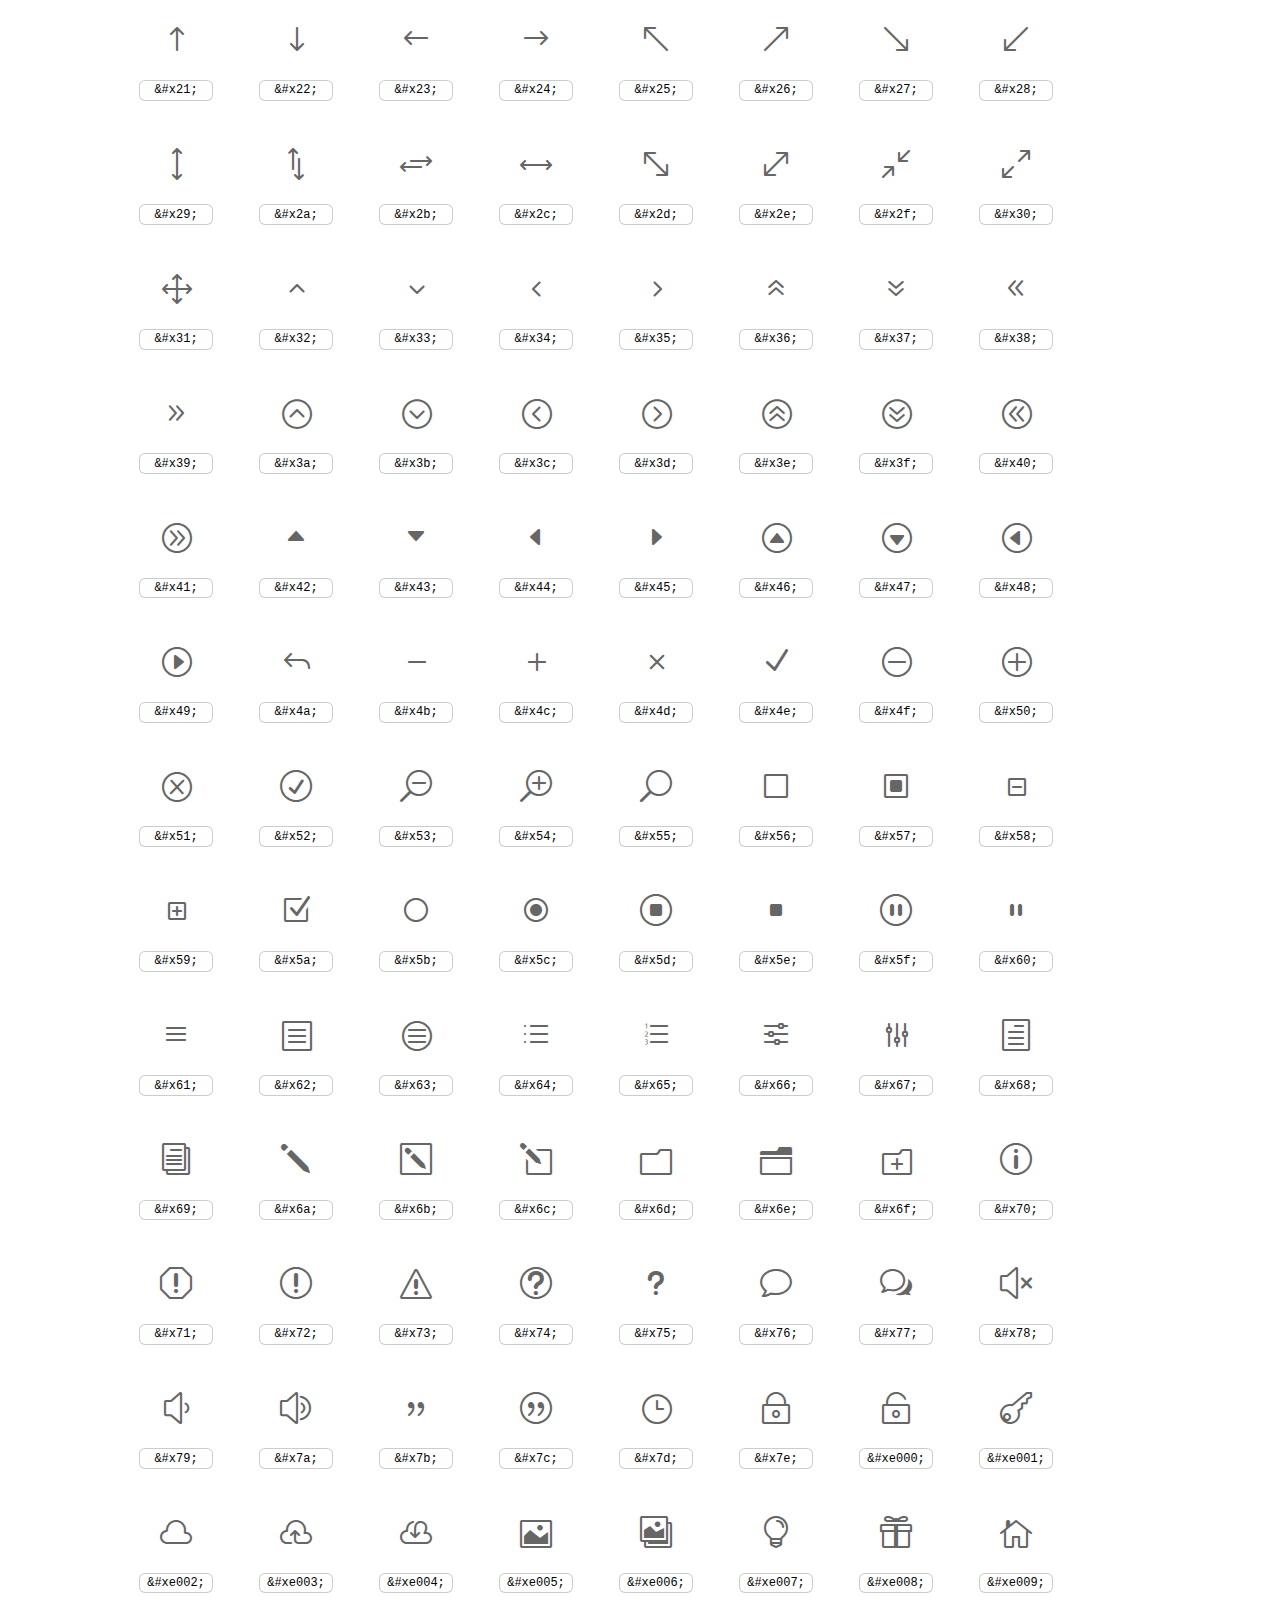
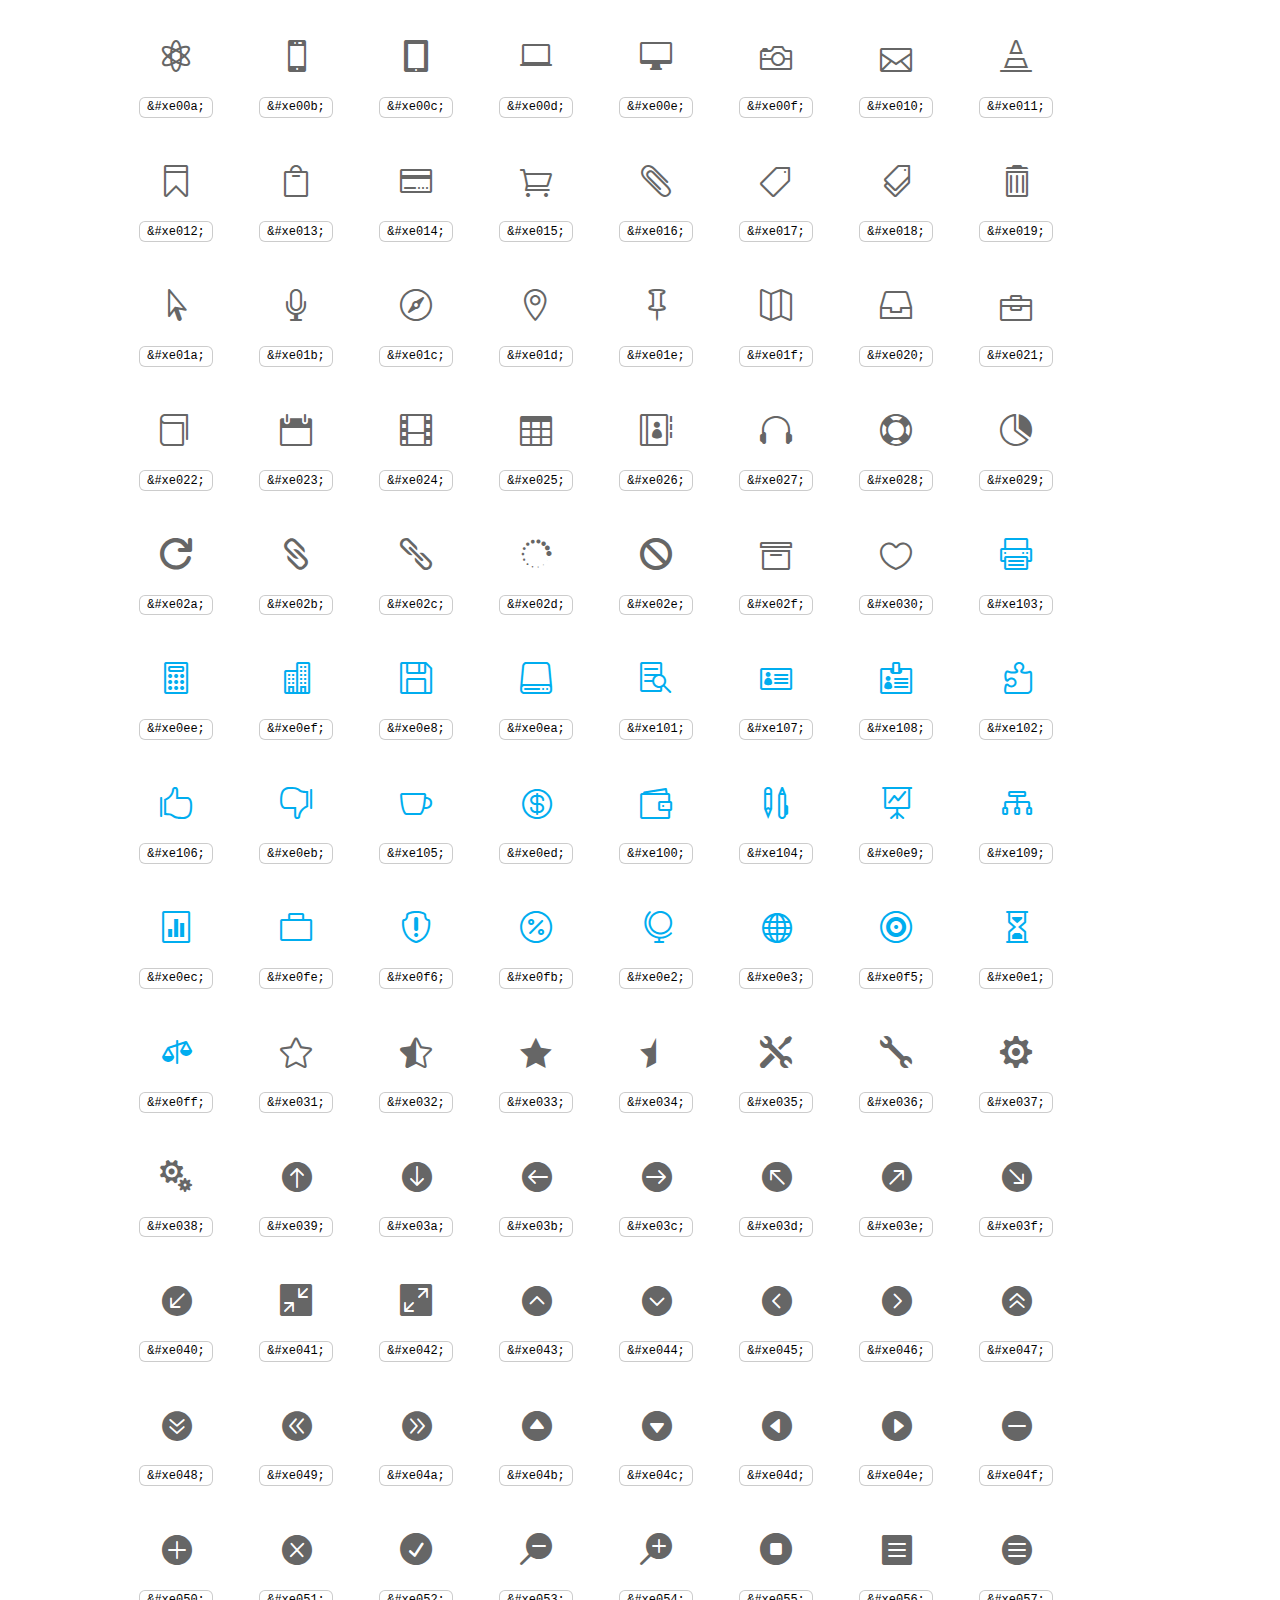
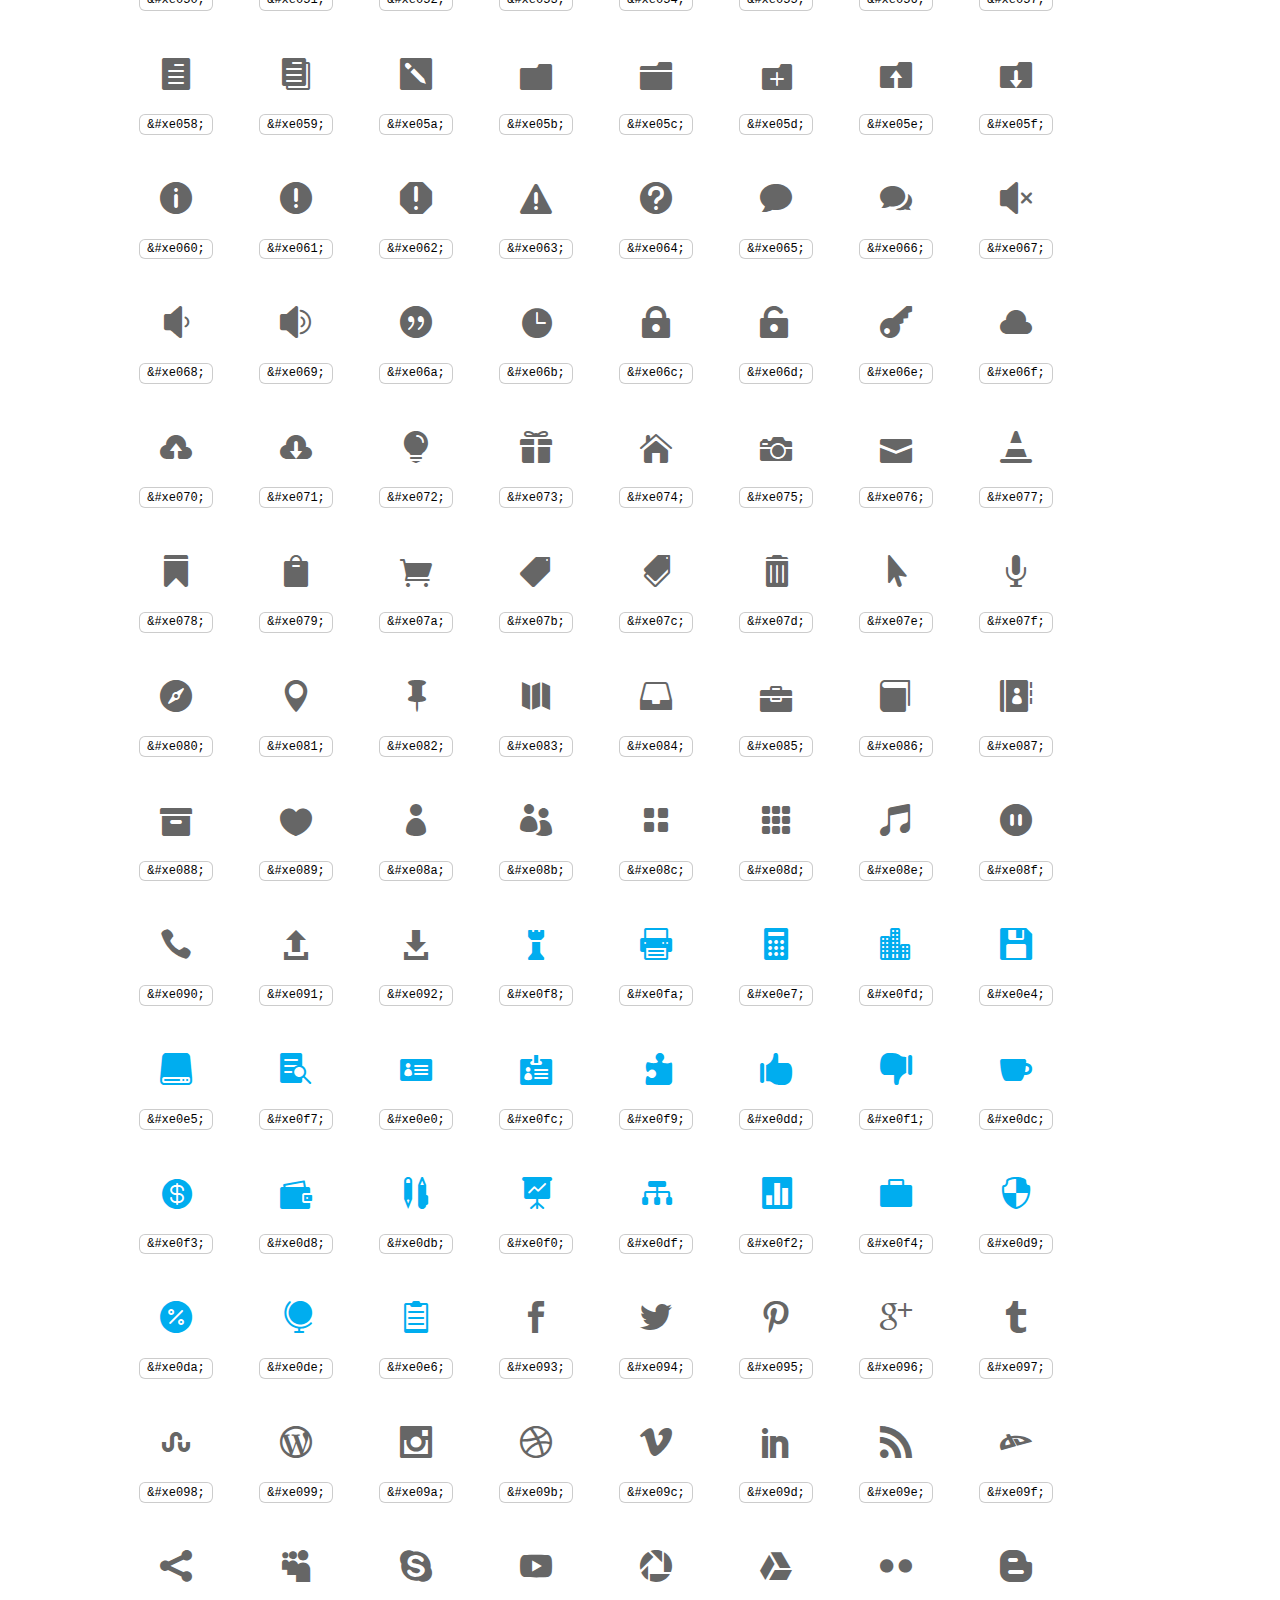
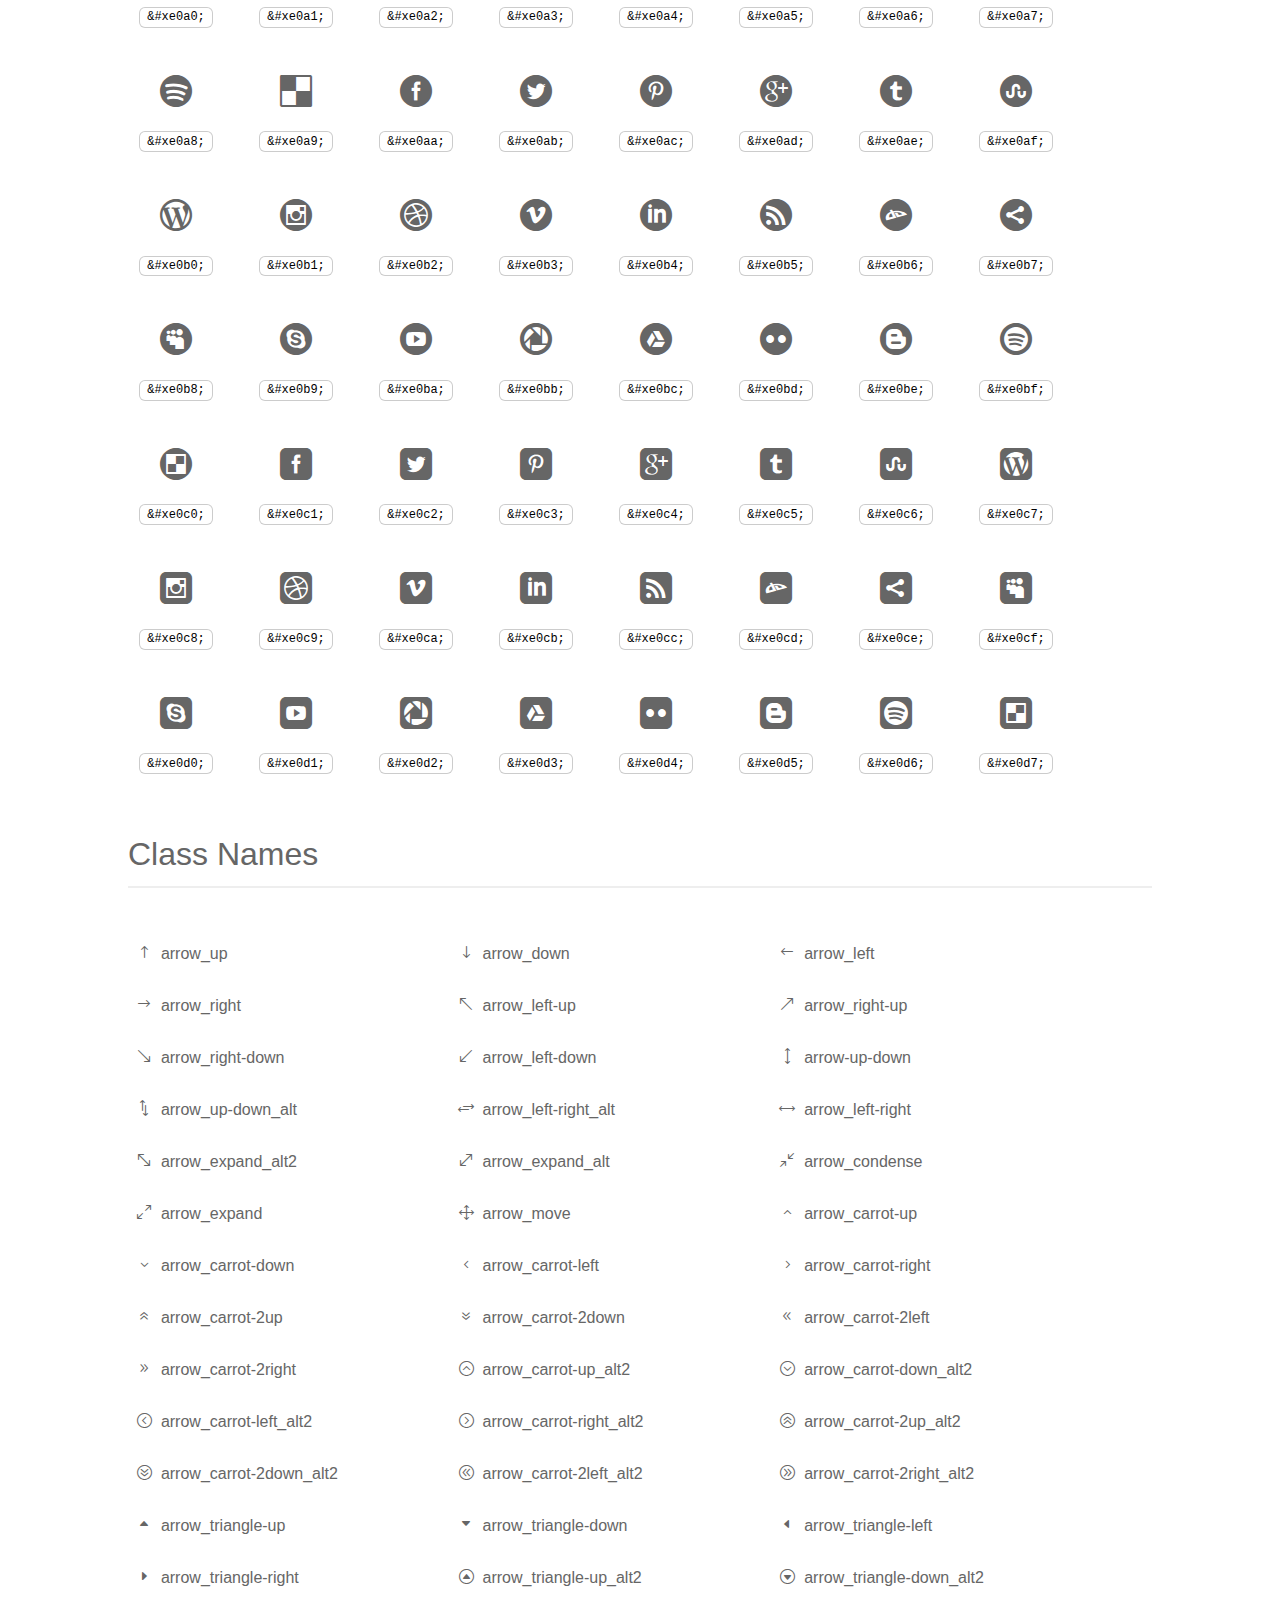
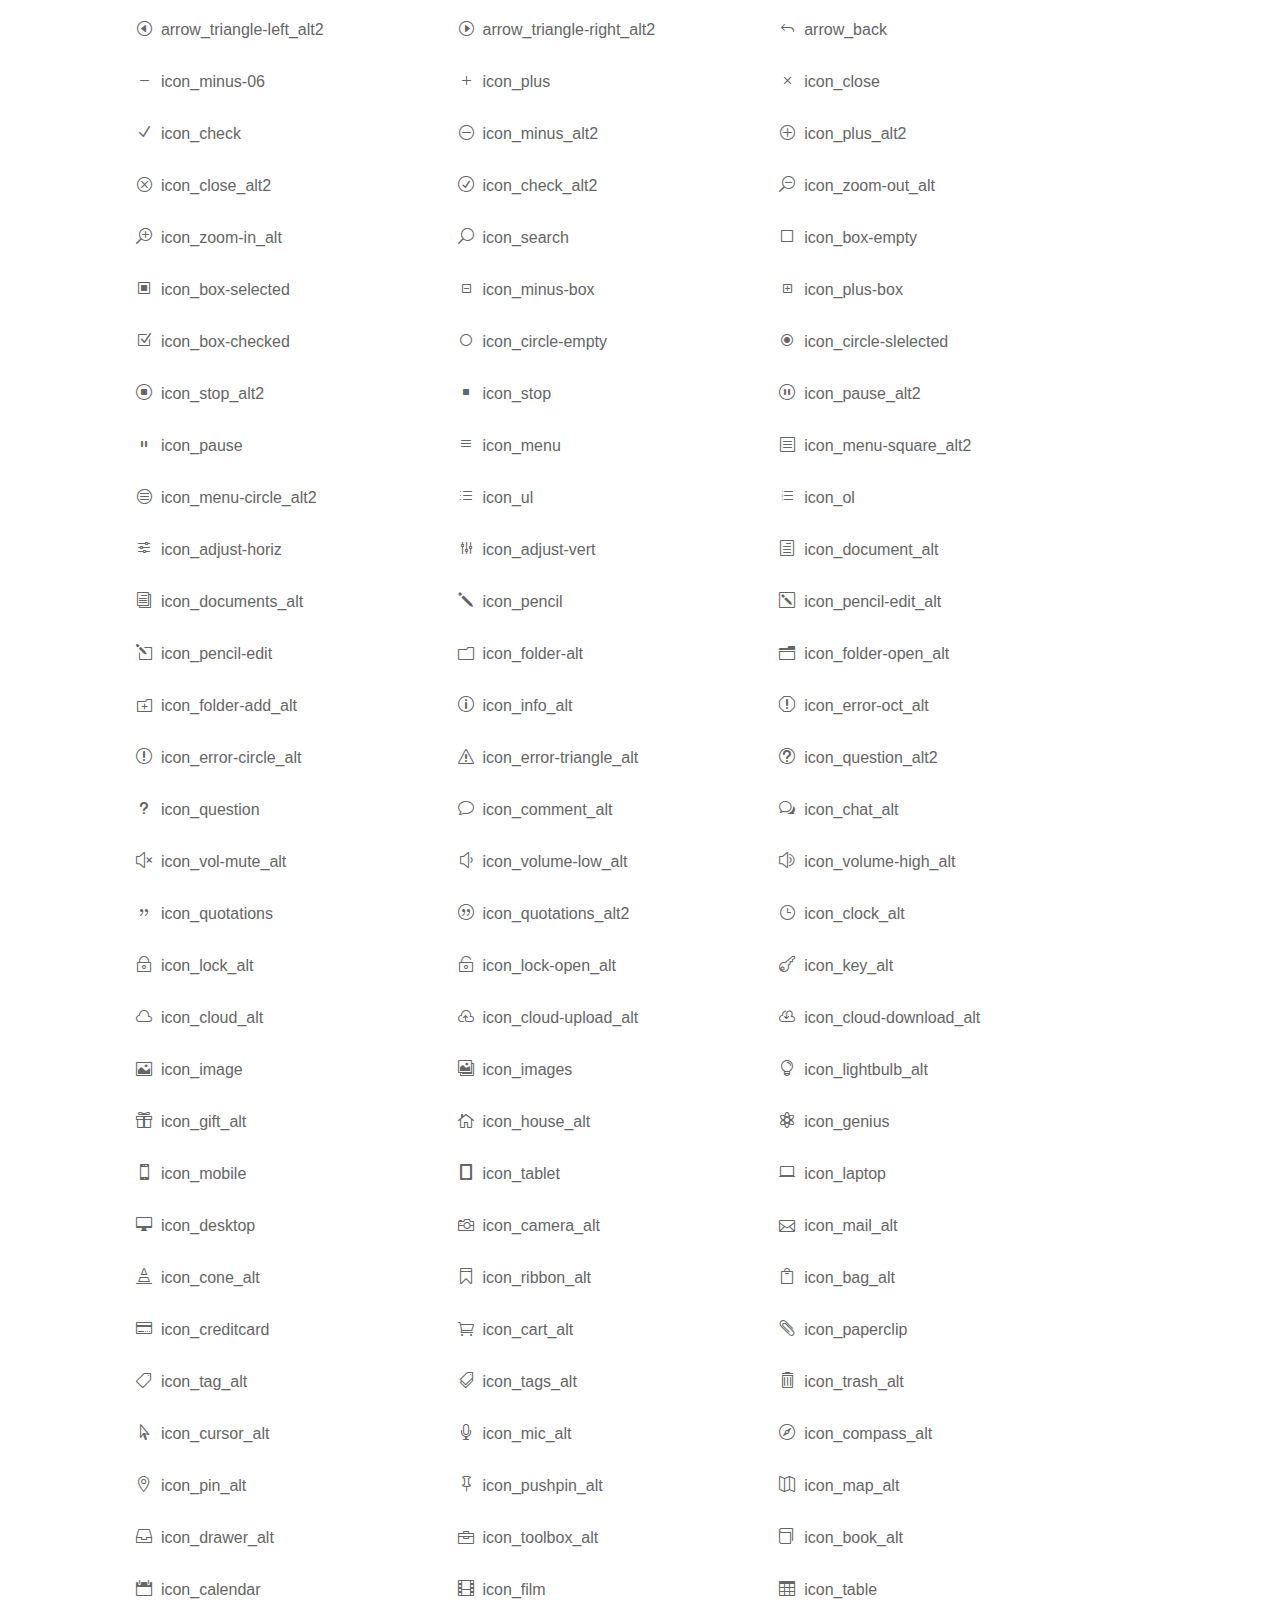
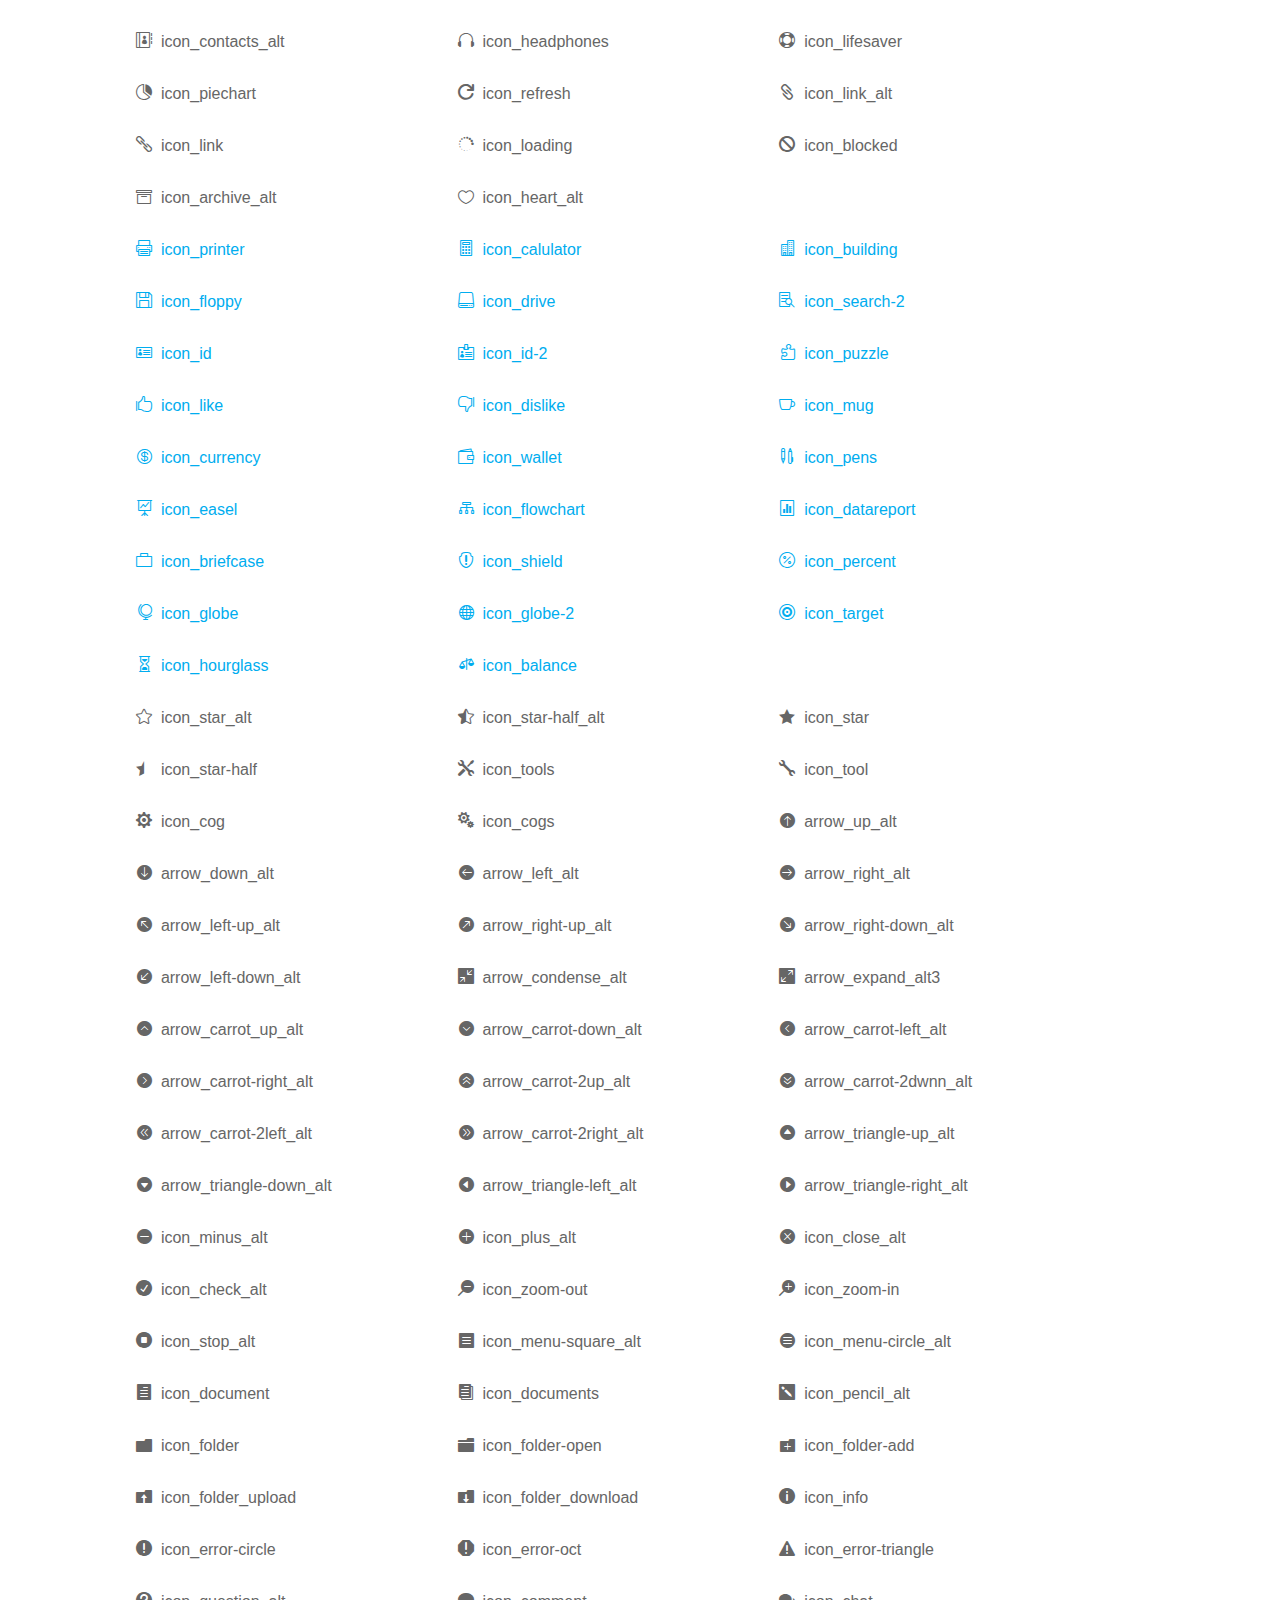
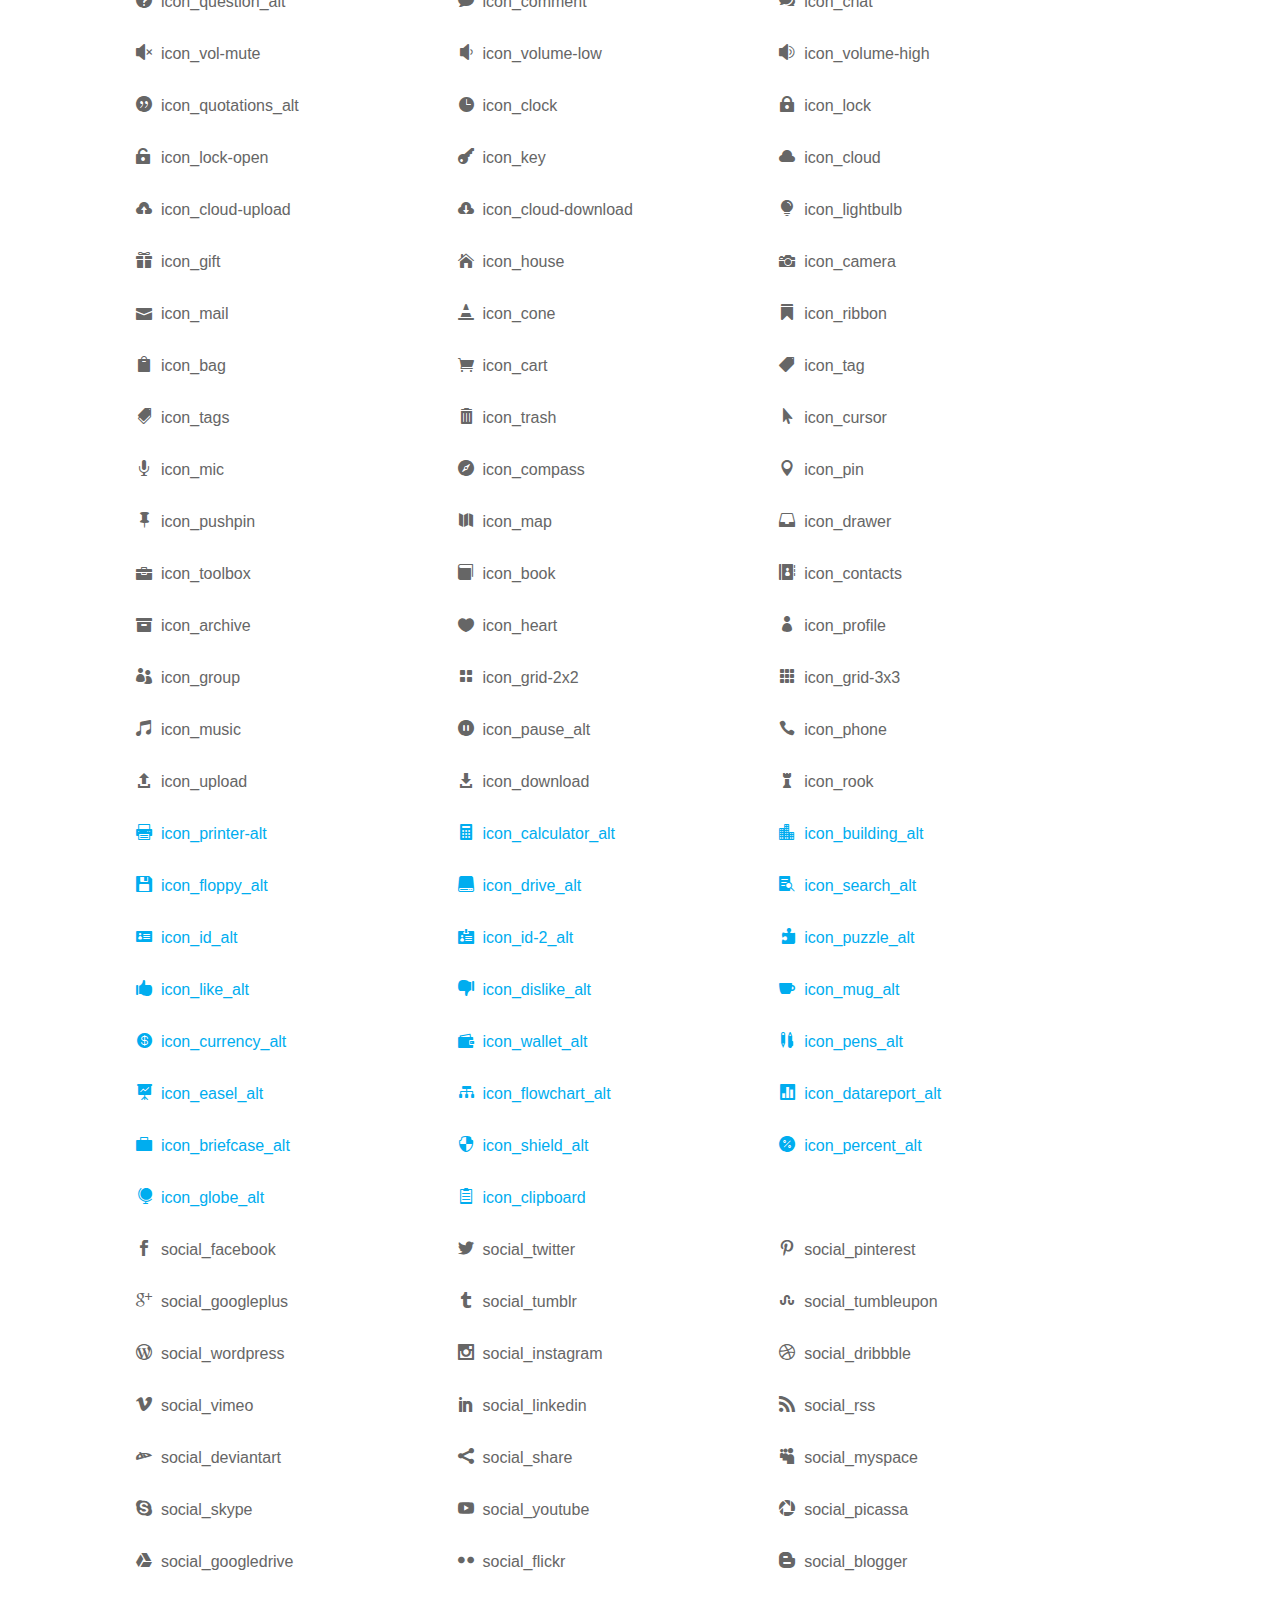
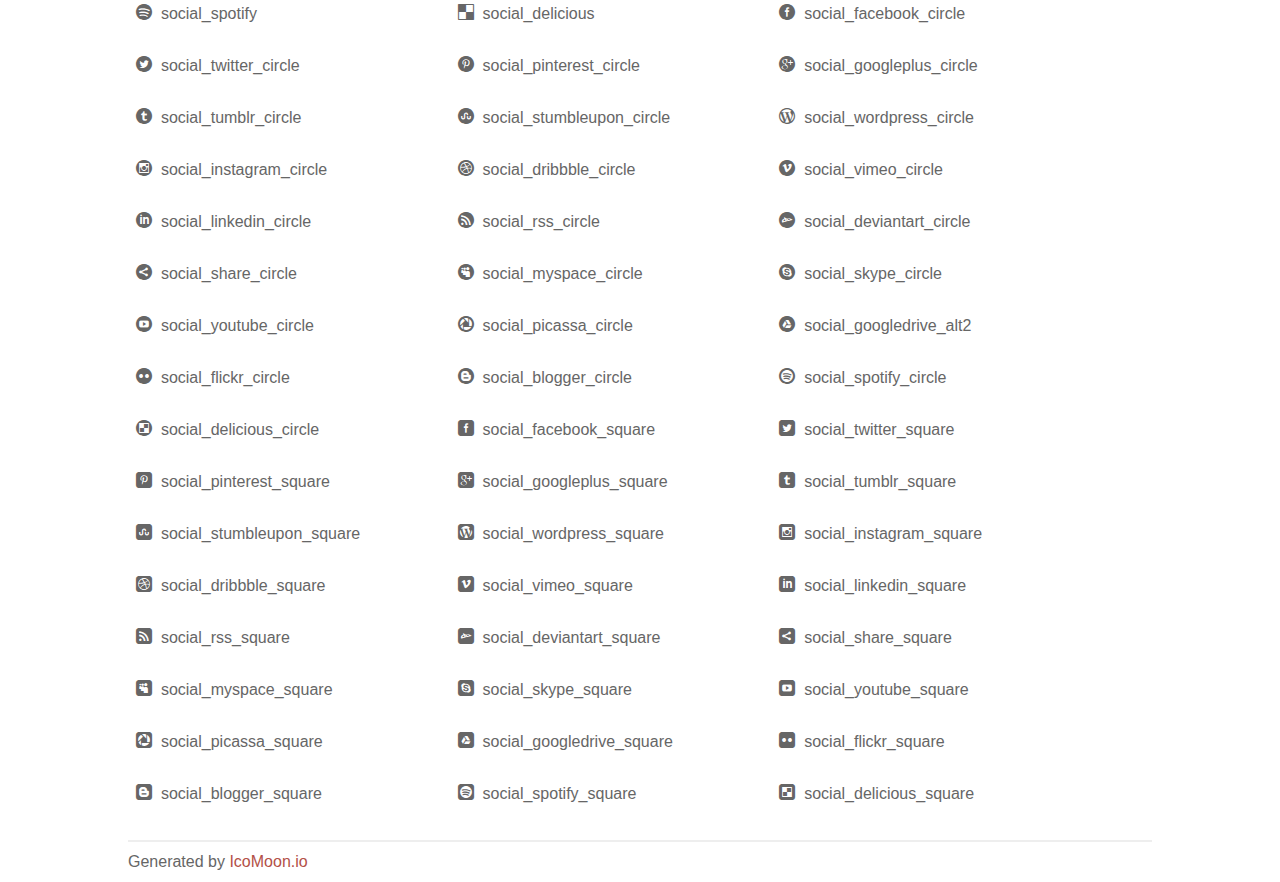
<file: assets/css/icon_fonts/demo_icon_set_3.html>
<!doctype html>
<html>
<head>
<title>Your Font/Glyphs</title>
<link rel="stylesheet" href="css/icon_set_3.css" />
<!--[if lte IE 7]><script src="lte-ie7.js"></script><![endif]-->
<style>
	section, header, footer {display: block;}
	body {
		font-family: sans-serif;
		color: #666;
		line-height: 1.5;
		font-size: 1em;
	}
	* {
		-moz-box-sizing: border-box;
		-webkit-box-sizing: border-box;
		box-sizing: border-box;
		margin: 0;
		padding: 0;
	}
	.glyph {
		float: left;
		text-align: center;
		padding: .75em;
		margin: .4em 1.5em .75em 0;
		width: 6em;
		text-shadow: none;
	}
	
	.glyph input {
		font-family: consolas, monospace;
		font-size: 12px;
		width: 100%;
		text-align: center;
		border: 0;
		box-shadow: 0 0 0 1px #ccc;
		padding: .2em;
                -moz-border-radius: 5px;
                -webkit-border-radius: 5px;
	}
	
	

	.new {
		color:#00adef !important;
	}

	
	.w-main {
		width: 80%;
	}
	.centered {
		margin-left: auto;
		margin-right: auto;
	}
	.fs1 {
		font-size: 2em;
	}
	header {
		margin: 2em 0;
		padding-bottom: .5em;
		color: #666;
		box-shadow: 0 2px #eee;
	}
	header h1 {
		font-size: 2em;
		font-weight: normal;
	}
	.clearfix:before, .clearfix:after { content: ""; display: table; }
	.clearfix:after, .clear { clear: both; }
	footer {
		margin-top: 2em;
		padding: .5em 0;
		box-shadow: 0 -2px #eee;
	}
	a, a:visited {
		color: #B35047;
		text-decoration: none;
	}
	a:hover, a:focus {color: #000;}
	
	.box1 {
		font-size: 16px;
		display: inline-block;
		width: 30%;
		padding: .25em .5em;
		margin: 20px 10px 0 0;
	}
</style>
</head>
<body>

	<div class="w-main centered">
	<section class="mtm clearfix" id="glyphs">
	<div class="glyph">
		<div class="fs1" aria-hidden="true" data-icon="&#x21;"></div>
		<input type="text" readonly value="&amp;#x21;" />
	</div>
	<div class="glyph">
		<div class="fs1" aria-hidden="true" data-icon="&#x22;"></div>
		<input type="text" readonly value="&amp;#x22;" />
	</div>
	<div class="glyph">
		<div class="fs1" aria-hidden="true" data-icon="&#x23;"></div>
		<input type="text" readonly value="&amp;#x23;" />
	</div>
	<div class="glyph">
		<div class="fs1" aria-hidden="true" data-icon="&#x24;"></div>
		<input type="text" readonly value="&amp;#x24;" />
	</div>
	<div class="glyph">
		<div class="fs1" aria-hidden="true" data-icon="&#x25;"></div>
		<input type="text" readonly value="&amp;#x25;" />
	</div>
	<div class="glyph">
		<div class="fs1" aria-hidden="true" data-icon="&#x26;"></div>
		<input type="text" readonly value="&amp;#x26;" />
	</div>
	<div class="glyph">
		<div class="fs1" aria-hidden="true" data-icon="&#x27;"></div>
		<input type="text" readonly value="&amp;#x27;" />
	</div>
	<div class="glyph">
		<div class="fs1" aria-hidden="true" data-icon="&#x28;"></div>
		<input type="text" readonly value="&amp;#x28;" />
	</div>
	<div class="glyph">
		<div class="fs1" aria-hidden="true" data-icon="&#x29;"></div>
		<input type="text" readonly value="&amp;#x29;" />
	</div>
	<div class="glyph">
		<div class="fs1" aria-hidden="true" data-icon="&#x2a;"></div>
		<input type="text" readonly value="&amp;#x2a;" />
	</div>
	<div class="glyph">
		<div class="fs1" aria-hidden="true" data-icon="&#x2b;"></div>
		<input type="text" readonly value="&amp;#x2b;" />
	</div>
	<div class="glyph">
		<div class="fs1" aria-hidden="true" data-icon="&#x2c;"></div>
		<input type="text" readonly value="&amp;#x2c;" />
	</div>
	<div class="glyph">
		<div class="fs1" aria-hidden="true" data-icon="&#x2d;"></div>
		<input type="text" readonly value="&amp;#x2d;" />
	</div>
	<div class="glyph">
		<div class="fs1" aria-hidden="true" data-icon="&#x2e;"></div>
		<input type="text" readonly value="&amp;#x2e;" />
	</div>
	<div class="glyph">
		<div class="fs1" aria-hidden="true" data-icon="&#x2f;"></div>
		<input type="text" readonly value="&amp;#x2f;" />
	</div>
	<div class="glyph">
		<div class="fs1" aria-hidden="true" data-icon="&#x30;"></div>
		<input type="text" readonly value="&amp;#x30;" />
	</div>
	<div class="glyph">
		<div class="fs1" aria-hidden="true" data-icon="&#x31;"></div>
		<input type="text" readonly value="&amp;#x31;" />
	</div>
	<div class="glyph">
		<div class="fs1" aria-hidden="true" data-icon="&#x32;"></div>
		<input type="text" readonly value="&amp;#x32;" />
	</div>
	<div class="glyph">
		<div class="fs1" aria-hidden="true" data-icon="&#x33;"></div>
		<input type="text" readonly value="&amp;#x33;" />
	</div>
	<div class="glyph">
		<div class="fs1" aria-hidden="true" data-icon="&#x34;"></div>
		<input type="text" readonly value="&amp;#x34;" />
	</div>
	<div class="glyph">
		<div class="fs1" aria-hidden="true" data-icon="&#x35;"></div>
		<input type="text" readonly value="&amp;#x35;" />
	</div>
	<div class="glyph">
		<div class="fs1" aria-hidden="true" data-icon="&#x36;"></div>
		<input type="text" readonly value="&amp;#x36;" />
	</div>
	<div class="glyph">
		<div class="fs1" aria-hidden="true" data-icon="&#x37;"></div>
		<input type="text" readonly value="&amp;#x37;" />
	</div>
	<div class="glyph">
		<div class="fs1" aria-hidden="true" data-icon="&#x38;"></div>
		<input type="text" readonly value="&amp;#x38;" />
	</div>
	<div class="glyph">
		<div class="fs1" aria-hidden="true" data-icon="&#x39;"></div>
		<input type="text" readonly value="&amp;#x39;" />
	</div>
	<div class="glyph">
		<div class="fs1" aria-hidden="true" data-icon="&#x3a;"></div>
		<input type="text" readonly value="&amp;#x3a;" />
	</div>
	<div class="glyph">
		<div class="fs1" aria-hidden="true" data-icon="&#x3b;"></div>
		<input type="text" readonly value="&amp;#x3b;" />
	</div>
	<div class="glyph">
		<div class="fs1" aria-hidden="true" data-icon="&#x3c;"></div>
		<input type="text" readonly value="&amp;#x3c;" />
	</div>
	<div class="glyph">
		<div class="fs1" aria-hidden="true" data-icon="&#x3d;"></div>
		<input type="text" readonly value="&amp;#x3d;" />
	</div>
	<div class="glyph">
		<div class="fs1" aria-hidden="true" data-icon="&#x3e;"></div>
		<input type="text" readonly value="&amp;#x3e;" />
	</div>
	<div class="glyph">
		<div class="fs1" aria-hidden="true" data-icon="&#x3f;"></div>
		<input type="text" readonly value="&amp;#x3f;" />
	</div>
	<div class="glyph">
		<div class="fs1" aria-hidden="true" data-icon="&#x40;"></div>
		<input type="text" readonly value="&amp;#x40;" />
	</div>
	<div class="glyph">
		<div class="fs1" aria-hidden="true" data-icon="&#x41;"></div>
		<input type="text" readonly value="&amp;#x41;" />
	</div>
	<div class="glyph">
		<div class="fs1" aria-hidden="true" data-icon="&#x42;"></div>
		<input type="text" readonly value="&amp;#x42;" />
	</div>
	<div class="glyph">
		<div class="fs1" aria-hidden="true" data-icon="&#x43;"></div>
		<input type="text" readonly value="&amp;#x43;" />
	</div>
	<div class="glyph">
		<div class="fs1" aria-hidden="true" data-icon="&#x44;"></div>
		<input type="text" readonly value="&amp;#x44;" />
	</div>
	<div class="glyph">
		<div class="fs1" aria-hidden="true" data-icon="&#x45;"></div>
		<input type="text" readonly value="&amp;#x45;" />
	</div>
	<div class="glyph">
		<div class="fs1" aria-hidden="true" data-icon="&#x46;"></div>
		<input type="text" readonly value="&amp;#x46;" />
	</div>
	<div class="glyph">
		<div class="fs1" aria-hidden="true" data-icon="&#x47;"></div>
		<input type="text" readonly value="&amp;#x47;" />
	</div>
	<div class="glyph">
		<div class="fs1" aria-hidden="true" data-icon="&#x48;"></div>
		<input type="text" readonly value="&amp;#x48;" />
	</div>
	<div class="glyph">
		<div class="fs1" aria-hidden="true" data-icon="&#x49;"></div>
		<input type="text" readonly value="&amp;#x49;" />
	</div>
	<div class="glyph">
		<div class="fs1" aria-hidden="true" data-icon="&#x4a;"></div>
		<input type="text" readonly value="&amp;#x4a;" />
	</div>
	<div class="glyph">
		<div class="fs1" aria-hidden="true" data-icon="&#x4b;"></div>
		<input type="text" readonly value="&amp;#x4b;" />
	</div>
	<div class="glyph">
		<div class="fs1" aria-hidden="true" data-icon="&#x4c;"></div>
		<input type="text" readonly value="&amp;#x4c;" />
	</div>
	<div class="glyph">
		<div class="fs1" aria-hidden="true" data-icon="&#x4d;"></div>
		<input type="text" readonly value="&amp;#x4d;" />
	</div>
	<div class="glyph">
		<div class="fs1" aria-hidden="true" data-icon="&#x4e;"></div>
		<input type="text" readonly value="&amp;#x4e;" />
	</div>
	<div class="glyph">
		<div class="fs1" aria-hidden="true" data-icon="&#x4f;"></div>
		<input type="text" readonly value="&amp;#x4f;" />
	</div>
	<div class="glyph">
		<div class="fs1" aria-hidden="true" data-icon="&#x50;"></div>
		<input type="text" readonly value="&amp;#x50;" />
	</div>
	<div class="glyph">
		<div class="fs1" aria-hidden="true" data-icon="&#x51;"></div>
		<input type="text" readonly value="&amp;#x51;" />
	</div>
	<div class="glyph">
		<div class="fs1" aria-hidden="true" data-icon="&#x52;"></div>
		<input type="text" readonly value="&amp;#x52;" />
	</div>
	<div class="glyph">
		<div class="fs1" aria-hidden="true" data-icon="&#x53;"></div>
		<input type="text" readonly value="&amp;#x53;" />
	</div>
	<div class="glyph">
		<div class="fs1" aria-hidden="true" data-icon="&#x54;"></div>
		<input type="text" readonly value="&amp;#x54;" />
	</div>
	<div class="glyph">
		<div class="fs1" aria-hidden="true" data-icon="&#x55;"></div>
		<input type="text" readonly value="&amp;#x55;" />
	</div>
	<div class="glyph">
		<div class="fs1" aria-hidden="true" data-icon="&#x56;"></div>
		<input type="text" readonly value="&amp;#x56;" />
	</div>
	<div class="glyph">
		<div class="fs1" aria-hidden="true" data-icon="&#x57;"></div>
		<input type="text" readonly value="&amp;#x57;" />
	</div>
	<div class="glyph">
		<div class="fs1" aria-hidden="true" data-icon="&#x58;"></div>
		<input type="text" readonly value="&amp;#x58;" />
	</div>
	<div class="glyph">
		<div class="fs1" aria-hidden="true" data-icon="&#x59;"></div>
		<input type="text" readonly value="&amp;#x59;" />
	</div>
	<div class="glyph">
		<div class="fs1" aria-hidden="true" data-icon="&#x5a;"></div>
		<input type="text" readonly value="&amp;#x5a;" />
	</div>
	<div class="glyph">
		<div class="fs1" aria-hidden="true" data-icon="&#x5b;"></div>
		<input type="text" readonly value="&amp;#x5b;" />
	</div>
	<div class="glyph">
		<div class="fs1" aria-hidden="true" data-icon="&#x5c;"></div>
		<input type="text" readonly value="&amp;#x5c;" />
	</div>
	<div class="glyph">
		<div class="fs1" aria-hidden="true" data-icon="&#x5d;"></div>
		<input type="text" readonly value="&amp;#x5d;" />
	</div>
	<div class="glyph">
		<div class="fs1" aria-hidden="true" data-icon="&#x5e;"></div>
		<input type="text" readonly value="&amp;#x5e;" />
	</div>
	<div class="glyph">
		<div class="fs1" aria-hidden="true" data-icon="&#x5f;"></div>
		<input type="text" readonly value="&amp;#x5f;" />
	</div>
	<div class="glyph">
		<div class="fs1" aria-hidden="true" data-icon="&#x60;"></div>
		<input type="text" readonly value="&amp;#x60;" />
	</div>
	<div class="glyph">
		<div class="fs1" aria-hidden="true" data-icon="&#x61;"></div>
		<input type="text" readonly value="&amp;#x61;" />
	</div>
	<div class="glyph">
		<div class="fs1" aria-hidden="true" data-icon="&#x62;"></div>
		<input type="text" readonly value="&amp;#x62;" />
	</div>
	<div class="glyph">
		<div class="fs1" aria-hidden="true" data-icon="&#x63;"></div>
		<input type="text" readonly value="&amp;#x63;" />
	</div>
	<div class="glyph">
		<div class="fs1" aria-hidden="true" data-icon="&#x64;"></div>
		<input type="text" readonly value="&amp;#x64;" />
	</div>
	<div class="glyph">
		<div class="fs1" aria-hidden="true" data-icon="&#x65;"></div>
		<input type="text" readonly value="&amp;#x65;" />
	</div>
	<div class="glyph">
		<div class="fs1" aria-hidden="true" data-icon="&#x66;"></div>
		<input type="text" readonly value="&amp;#x66;" />
	</div>
	<div class="glyph">
		<div class="fs1" aria-hidden="true" data-icon="&#x67;"></div>
		<input type="text" readonly value="&amp;#x67;" />
	</div>
	<div class="glyph">
		<div class="fs1" aria-hidden="true" data-icon="&#x68;"></div>
		<input type="text" readonly value="&amp;#x68;" />
	</div>
	<div class="glyph">
		<div class="fs1" aria-hidden="true" data-icon="&#x69;"></div>
		<input type="text" readonly value="&amp;#x69;" />
	</div>
	<div class="glyph">
		<div class="fs1" aria-hidden="true" data-icon="&#x6a;"></div>
		<input type="text" readonly value="&amp;#x6a;" />
	</div>
	<div class="glyph">
		<div class="fs1" aria-hidden="true" data-icon="&#x6b;"></div>
		<input type="text" readonly value="&amp;#x6b;" />
	</div>
	<div class="glyph">
		<div class="fs1" aria-hidden="true" data-icon="&#x6c;"></div>
		<input type="text" readonly value="&amp;#x6c;" />
	</div>
	<div class="glyph">
		<div class="fs1" aria-hidden="true" data-icon="&#x6d;"></div>
		<input type="text" readonly value="&amp;#x6d;" />
	</div>
	<div class="glyph">
		<div class="fs1" aria-hidden="true" data-icon="&#x6e;"></div>
		<input type="text" readonly value="&amp;#x6e;" />
	</div>
	<div class="glyph">
		<div class="fs1" aria-hidden="true" data-icon="&#x6f;"></div>
		<input type="text" readonly value="&amp;#x6f;" />
	</div>
	<div class="glyph">
		<div class="fs1" aria-hidden="true" data-icon="&#x70;"></div>
		<input type="text" readonly value="&amp;#x70;" />
	</div>
	<div class="glyph">
		<div class="fs1" aria-hidden="true" data-icon="&#x71;"></div>
		<input type="text" readonly value="&amp;#x71;" />
	</div>
	<div class="glyph">
		<div class="fs1" aria-hidden="true" data-icon="&#x72;"></div>
		<input type="text" readonly value="&amp;#x72;" />
	</div>
	<div class="glyph">
		<div class="fs1" aria-hidden="true" data-icon="&#x73;"></div>
		<input type="text" readonly value="&amp;#x73;" />
	</div>
	<div class="glyph">
		<div class="fs1" aria-hidden="true" data-icon="&#x74;"></div>
		<input type="text" readonly value="&amp;#x74;" />
	</div>
	<div class="glyph">
		<div class="fs1" aria-hidden="true" data-icon="&#x75;"></div>
		<input type="text" readonly value="&amp;#x75;" />
	</div>
	<div class="glyph">
		<div class="fs1" aria-hidden="true" data-icon="&#x76;"></div>
		<input type="text" readonly value="&amp;#x76;" />
	</div>
	<div class="glyph">
		<div class="fs1" aria-hidden="true" data-icon="&#x77;"></div>
		<input type="text" readonly value="&amp;#x77;" />
	</div>
	<div class="glyph">
		<div class="fs1" aria-hidden="true" data-icon="&#x78;"></div>
		<input type="text" readonly value="&amp;#x78;" />
	</div>
	<div class="glyph">
		<div class="fs1" aria-hidden="true" data-icon="&#x79;"></div>
		<input type="text" readonly value="&amp;#x79;" />
	</div>
	<div class="glyph">
		<div class="fs1" aria-hidden="true" data-icon="&#x7a;"></div>
		<input type="text" readonly value="&amp;#x7a;" />
	</div>
	<div class="glyph">
		<div class="fs1" aria-hidden="true" data-icon="&#x7b;"></div>
		<input type="text" readonly value="&amp;#x7b;" />
	</div>
	<div class="glyph">
		<div class="fs1" aria-hidden="true" data-icon="&#x7c;"></div>
		<input type="text" readonly value="&amp;#x7c;" />
	</div>
	<div class="glyph">
		<div class="fs1" aria-hidden="true" data-icon="&#x7d;"></div>
		<input type="text" readonly value="&amp;#x7d;" />
	</div>
	<div class="glyph">
		<div class="fs1" aria-hidden="true" data-icon="&#x7e;"></div>
		<input type="text" readonly value="&amp;#x7e;" />
	</div>
	<div class="glyph">
		<div class="fs1" aria-hidden="true" data-icon="&#xe000;"></div>
		<input type="text" readonly value="&amp;#xe000;" />
	</div>
	<div class="glyph">
		<div class="fs1" aria-hidden="true" data-icon="&#xe001;"></div>
		<input type="text" readonly value="&amp;#xe001;" />
	</div>
	<div class="glyph">
		<div class="fs1" aria-hidden="true" data-icon="&#xe002;"></div>
		<input type="text" readonly value="&amp;#xe002;" />
	</div>
	<div class="glyph">
		<div class="fs1" aria-hidden="true" data-icon="&#xe003;"></div>
		<input type="text" readonly value="&amp;#xe003;" />
	</div>
	<div class="glyph">
		<div class="fs1" aria-hidden="true" data-icon="&#xe004;"></div>
		<input type="text" readonly value="&amp;#xe004;" />
	</div>
	<div class="glyph">
		<div class="fs1" aria-hidden="true" data-icon="&#xe005;"></div>
		<input type="text" readonly value="&amp;#xe005;" />
	</div>
	<div class="glyph">
		<div class="fs1" aria-hidden="true" data-icon="&#xe006;"></div>
		<input type="text" readonly value="&amp;#xe006;" />
	</div>
	<div class="glyph">
		<div class="fs1" aria-hidden="true" data-icon="&#xe007;"></div>
		<input type="text" readonly value="&amp;#xe007;" />
	</div>
	<div class="glyph">
		<div class="fs1" aria-hidden="true" data-icon="&#xe008;"></div>
		<input type="text" readonly value="&amp;#xe008;" />
	</div>
	<div class="glyph">
		<div class="fs1" aria-hidden="true" data-icon="&#xe009;"></div>
		<input type="text" readonly value="&amp;#xe009;" />
	</div>
	<div class="glyph">
		<div class="fs1" aria-hidden="true" data-icon="&#xe00a;"></div>
		<input type="text" readonly value="&amp;#xe00a;" />
	</div>
	<div class="glyph">
		<div class="fs1" aria-hidden="true" data-icon="&#xe00b;"></div>
		<input type="text" readonly value="&amp;#xe00b;" />
	</div>
	<div class="glyph">
		<div class="fs1" aria-hidden="true" data-icon="&#xe00c;"></div>
		<input type="text" readonly value="&amp;#xe00c;" />
	</div>
	<div class="glyph">
		<div class="fs1" aria-hidden="true" data-icon="&#xe00d;"></div>
		<input type="text" readonly value="&amp;#xe00d;" />
	</div>
	<div class="glyph">
		<div class="fs1" aria-hidden="true" data-icon="&#xe00e;"></div>
		<input type="text" readonly value="&amp;#xe00e;" />
	</div>
	<div class="glyph">
		<div class="fs1" aria-hidden="true" data-icon="&#xe00f;"></div>
		<input type="text" readonly value="&amp;#xe00f;" />
	</div>
	<div class="glyph">
		<div class="fs1" aria-hidden="true" data-icon="&#xe010;"></div>
		<input type="text" readonly value="&amp;#xe010;" />
	</div>
	<div class="glyph">
		<div class="fs1" aria-hidden="true" data-icon="&#xe011;"></div>
		<input type="text" readonly value="&amp;#xe011;" />
	</div>
	<div class="glyph">
		<div class="fs1" aria-hidden="true" data-icon="&#xe012;"></div>
		<input type="text" readonly value="&amp;#xe012;" />
	</div>
	<div class="glyph">
		<div class="fs1" aria-hidden="true" data-icon="&#xe013;"></div>
		<input type="text" readonly value="&amp;#xe013;" />
	</div>
	<div class="glyph">
		<div class="fs1" aria-hidden="true" data-icon="&#xe014;"></div>
		<input type="text" readonly value="&amp;#xe014;" />
	</div>
	<div class="glyph">
		<div class="fs1" aria-hidden="true" data-icon="&#xe015;"></div>
		<input type="text" readonly value="&amp;#xe015;" />
	</div>
	<div class="glyph">
		<div class="fs1" aria-hidden="true" data-icon="&#xe016;"></div>
		<input type="text" readonly value="&amp;#xe016;" />
	</div>
	<div class="glyph">
		<div class="fs1" aria-hidden="true" data-icon="&#xe017;"></div>
		<input type="text" readonly value="&amp;#xe017;" />
	</div>
	<div class="glyph">
		<div class="fs1" aria-hidden="true" data-icon="&#xe018;"></div>
		<input type="text" readonly value="&amp;#xe018;" />
	</div>
	<div class="glyph">
		<div class="fs1" aria-hidden="true" data-icon="&#xe019;"></div>
		<input type="text" readonly value="&amp;#xe019;" />
	</div>
	<div class="glyph">
		<div class="fs1" aria-hidden="true" data-icon="&#xe01a;"></div>
		<input type="text" readonly value="&amp;#xe01a;" />
	</div>
	<div class="glyph">
		<div class="fs1" aria-hidden="true" data-icon="&#xe01b;"></div>
		<input type="text" readonly value="&amp;#xe01b;" />
	</div>
	<div class="glyph">
		<div class="fs1" aria-hidden="true" data-icon="&#xe01c;"></div>
		<input type="text" readonly value="&amp;#xe01c;" />
	</div>
	<div class="glyph">
		<div class="fs1" aria-hidden="true" data-icon="&#xe01d;"></div>
		<input type="text" readonly value="&amp;#xe01d;" />
	</div>
	<div class="glyph">
		<div class="fs1" aria-hidden="true" data-icon="&#xe01e;"></div>
		<input type="text" readonly value="&amp;#xe01e;" />
	</div>
	<div class="glyph">
		<div class="fs1" aria-hidden="true" data-icon="&#xe01f;"></div>
		<input type="text" readonly value="&amp;#xe01f;" />
	</div>
	<div class="glyph">
		<div class="fs1" aria-hidden="true" data-icon="&#xe020;"></div>
		<input type="text" readonly value="&amp;#xe020;" />
	</div>
	<div class="glyph">
		<div class="fs1" aria-hidden="true" data-icon="&#xe021;"></div>
		<input type="text" readonly value="&amp;#xe021;" />
	</div>
	<div class="glyph">
		<div class="fs1" aria-hidden="true" data-icon="&#xe022;"></div>
		<input type="text" readonly value="&amp;#xe022;" />
	</div>
	<div class="glyph">
		<div class="fs1" aria-hidden="true" data-icon="&#xe023;"></div>
		<input type="text" readonly value="&amp;#xe023;" />
	</div>
	<div class="glyph">
		<div class="fs1" aria-hidden="true" data-icon="&#xe024;"></div>
		<input type="text" readonly value="&amp;#xe024;" />
	</div>
	<div class="glyph">
		<div class="fs1" aria-hidden="true" data-icon="&#xe025;"></div>
		<input type="text" readonly value="&amp;#xe025;" />
	</div>
	<div class="glyph">
		<div class="fs1" aria-hidden="true" data-icon="&#xe026;"></div>
		<input type="text" readonly value="&amp;#xe026;" />
	</div>
	<div class="glyph">
		<div class="fs1" aria-hidden="true" data-icon="&#xe027;"></div>
		<input type="text" readonly value="&amp;#xe027;" />
	</div>
	<div class="glyph">
		<div class="fs1" aria-hidden="true" data-icon="&#xe028;"></div>
		<input type="text" readonly value="&amp;#xe028;" />
	</div>
	<div class="glyph">
		<div class="fs1" aria-hidden="true" data-icon="&#xe029;"></div>
		<input type="text" readonly value="&amp;#xe029;" />
	</div>
	<div class="glyph">
		<div class="fs1" aria-hidden="true" data-icon="&#xe02a;"></div>
		<input type="text" readonly value="&amp;#xe02a;" />
	</div>
	<div class="glyph">
		<div class="fs1" aria-hidden="true" data-icon="&#xe02b;"></div>
		<input type="text" readonly value="&amp;#xe02b;" />
	</div>
	<div class="glyph">
		<div class="fs1" aria-hidden="true" data-icon="&#xe02c;"></div>
		<input type="text" readonly value="&amp;#xe02c;" />
	</div>
	<div class="glyph">
		<div class="fs1" aria-hidden="true" data-icon="&#xe02d;"></div>
		<input type="text" readonly value="&amp;#xe02d;" />
	</div>
	<div class="glyph">
		<div class="fs1" aria-hidden="true" data-icon="&#xe02e;"></div>
		<input type="text" readonly value="&amp;#xe02e;" />
	</div>
	<div class="glyph">
		<div class="fs1" aria-hidden="true" data-icon="&#xe02f;"></div>
		<input type="text" readonly value="&amp;#xe02f;" />
	</div>
	<div class="glyph">
		<div class="fs1" aria-hidden="true" data-icon="&#xe030;"></div>
		<input type="text" readonly value="&amp;#xe030;" />
	</div>
    
    <div class="new">
    
    <div class="glyph">
		<div class="fs1" aria-hidden="true" data-icon="&#xe103;"></div>
		<input type="text" readonly value="&amp;#xe103;" />
	</div>
	<div class="glyph">
		<div class="fs1" aria-hidden="true" data-icon="&#xe0ee;"></div>
		<input type="text" readonly value="&amp;#xe0ee;" />
	</div>
	<div class="glyph">
		<div class="fs1" aria-hidden="true" data-icon="&#xe0ef;"></div>
		<input type="text" readonly value="&amp;#xe0ef;" />
	</div>
	<div class="glyph">
		<div class="fs1" aria-hidden="true" data-icon="&#xe0e8;"></div>
		<input type="text" readonly value="&amp;#xe0e8;" />
	</div>
	<div class="glyph">
		<div class="fs1" aria-hidden="true" data-icon="&#xe0ea;"></div>
		<input type="text" readonly value="&amp;#xe0ea;" />
	</div>
	<div class="glyph">
		<div class="fs1" aria-hidden="true" data-icon="&#xe101;"></div>
		<input type="text" readonly value="&amp;#xe101;" />
	</div>
	<div class="glyph">
		<div class="fs1" aria-hidden="true" data-icon="&#xe107;"></div>
		<input type="text" readonly value="&amp;#xe107;" />
	</div>
	<div class="glyph">
		<div class="fs1" aria-hidden="true" data-icon="&#xe108;"></div>
		<input type="text" readonly value="&amp;#xe108;" />
	</div>
	<div class="glyph">
		<div class="fs1" aria-hidden="true" data-icon="&#xe102;"></div>
		<input type="text" readonly value="&amp;#xe102;" />
	</div>
	<div class="glyph">
		<div class="fs1" aria-hidden="true" data-icon="&#xe106;"></div>
		<input type="text" readonly value="&amp;#xe106;" />
	</div>
	<div class="glyph">
		<div class="fs1" aria-hidden="true" data-icon="&#xe0eb;"></div>
		<input type="text" readonly value="&amp;#xe0eb;" />
	</div>
	<div class="glyph">
		<div class="fs1" aria-hidden="true" data-icon="&#xe105;"></div>
		<input type="text" readonly value="&amp;#xe105;" />
	</div>
	<div class="glyph">
		<div class="fs1" aria-hidden="true" data-icon="&#xe0ed;"></div>
		<input type="text" readonly value="&amp;#xe0ed;" />
	</div>
	<div class="glyph">
		<div class="fs1" aria-hidden="true" data-icon="&#xe100;"></div>
		<input type="text" readonly value="&amp;#xe100;" />
	</div>
	<div class="glyph">
		<div class="fs1" aria-hidden="true" data-icon="&#xe104;"></div>
		<input type="text" readonly value="&amp;#xe104;" />
	</div>
	<div class="glyph">
		<div class="fs1" aria-hidden="true" data-icon="&#xe0e9;"></div>
		<input type="text" readonly value="&amp;#xe0e9;" />
	</div>
	<div class="glyph">
		<div class="fs1" aria-hidden="true" data-icon="&#xe109;"></div>
		<input type="text" readonly value="&amp;#xe109;" />
	</div>
	<div class="glyph">
		<div class="fs1" aria-hidden="true" data-icon="&#xe0ec;"></div>
		<input type="text" readonly value="&amp;#xe0ec;" />
	</div>
	<div class="glyph">
		<div class="fs1" aria-hidden="true" data-icon="&#xe0fe;"></div>
		<input type="text" readonly value="&amp;#xe0fe;" />
	</div>
	<div class="glyph">
		<div class="fs1" aria-hidden="true" data-icon="&#xe0f6;"></div>
		<input type="text" readonly value="&amp;#xe0f6;" />
	</div>
	<div class="glyph">
		<div class="fs1" aria-hidden="true" data-icon="&#xe0fb;"></div>
		<input type="text" readonly value="&amp;#xe0fb;" />
	</div>
	<div class="glyph">
		<div class="fs1" aria-hidden="true" data-icon="&#xe0e2;"></div>
		<input type="text" readonly value="&amp;#xe0e2;" />
	</div>
	<div class="glyph">
		<div class="fs1" aria-hidden="true" data-icon="&#xe0e3;"></div>
		<input type="text" readonly value="&amp;#xe0e3;" />
	</div>
	<div class="glyph">
		<div class="fs1" aria-hidden="true" data-icon="&#xe0f5;"></div>
		<input type="text" readonly value="&amp;#xe0f5;" />
	</div>
	<div class="glyph">
		<div class="fs1" aria-hidden="true" data-icon="&#xe0e1;"></div>
		<input type="text" readonly value="&amp;#xe0e1;" />
	</div>
	<div class="glyph">
		<div class="fs1" aria-hidden="true" data-icon="&#xe0ff;"></div>
		<input type="text" readonly value="&amp;#xe0ff;" />
	</div>
    
    </div>
    
	<div class="glyph">
		<div class="fs1" aria-hidden="true" data-icon="&#xe031;"></div>
		<input type="text" readonly value="&amp;#xe031;" />
	</div>
	<div class="glyph">
		<div class="fs1" aria-hidden="true" data-icon="&#xe032;"></div>
		<input type="text" readonly value="&amp;#xe032;" />
	</div>
	<div class="glyph">
		<div class="fs1" aria-hidden="true" data-icon="&#xe033;"></div>
		<input type="text" readonly value="&amp;#xe033;" />
	</div>
	<div class="glyph">
		<div class="fs1" aria-hidden="true" data-icon="&#xe034;"></div>
		<input type="text" readonly value="&amp;#xe034;" />
	</div>
	<div class="glyph">
		<div class="fs1" aria-hidden="true" data-icon="&#xe035;"></div>
		<input type="text" readonly value="&amp;#xe035;" />
	</div>
	<div class="glyph">
		<div class="fs1" aria-hidden="true" data-icon="&#xe036;"></div>
		<input type="text" readonly value="&amp;#xe036;" />
	</div>
	<div class="glyph">
		<div class="fs1" aria-hidden="true" data-icon="&#xe037;"></div>
		<input type="text" readonly value="&amp;#xe037;" />
	</div>
	<div class="glyph">
		<div class="fs1" aria-hidden="true" data-icon="&#xe038;"></div>
		<input type="text" readonly value="&amp;#xe038;" />
	</div>
	<div class="glyph">
		<div class="fs1" aria-hidden="true" data-icon="&#xe039;"></div>
		<input type="text" readonly value="&amp;#xe039;" />
	</div>
	<div class="glyph">
		<div class="fs1" aria-hidden="true" data-icon="&#xe03a;"></div>
		<input type="text" readonly value="&amp;#xe03a;" />
	</div>
	<div class="glyph">
		<div class="fs1" aria-hidden="true" data-icon="&#xe03b;"></div>
		<input type="text" readonly value="&amp;#xe03b;" />
	</div>
	<div class="glyph">
		<div class="fs1" aria-hidden="true" data-icon="&#xe03c;"></div>
		<input type="text" readonly value="&amp;#xe03c;" />
	</div>
	<div class="glyph">
		<div class="fs1" aria-hidden="true" data-icon="&#xe03d;"></div>
		<input type="text" readonly value="&amp;#xe03d;" />
	</div>
	<div class="glyph">
		<div class="fs1" aria-hidden="true" data-icon="&#xe03e;"></div>
		<input type="text" readonly value="&amp;#xe03e;" />
	</div>
	<div class="glyph">
		<div class="fs1" aria-hidden="true" data-icon="&#xe03f;"></div>
		<input type="text" readonly value="&amp;#xe03f;" />
	</div>
	<div class="glyph">
		<div class="fs1" aria-hidden="true" data-icon="&#xe040;"></div>
		<input type="text" readonly value="&amp;#xe040;" />
	</div>
	<div class="glyph">
		<div class="fs1" aria-hidden="true" data-icon="&#xe041;"></div>
		<input type="text" readonly value="&amp;#xe041;" />
	</div>
	<div class="glyph">
		<div class="fs1" aria-hidden="true" data-icon="&#xe042;"></div>
		<input type="text" readonly value="&amp;#xe042;" />
	</div>
	<div class="glyph">
		<div class="fs1" aria-hidden="true" data-icon="&#xe043;"></div>
		<input type="text" readonly value="&amp;#xe043;" />
	</div>
	<div class="glyph">
		<div class="fs1" aria-hidden="true" data-icon="&#xe044;"></div>
		<input type="text" readonly value="&amp;#xe044;" />
	</div>
	<div class="glyph">
		<div class="fs1" aria-hidden="true" data-icon="&#xe045;"></div>
		<input type="text" readonly value="&amp;#xe045;" />
	</div>
	<div class="glyph">
		<div class="fs1" aria-hidden="true" data-icon="&#xe046;"></div>
		<input type="text" readonly value="&amp;#xe046;" />
	</div>
	<div class="glyph">
		<div class="fs1" aria-hidden="true" data-icon="&#xe047;"></div>
		<input type="text" readonly value="&amp;#xe047;" />
	</div>
	<div class="glyph">
		<div class="fs1" aria-hidden="true" data-icon="&#xe048;"></div>
		<input type="text" readonly value="&amp;#xe048;" />
	</div>
	<div class="glyph">
		<div class="fs1" aria-hidden="true" data-icon="&#xe049;"></div>
		<input type="text" readonly value="&amp;#xe049;" />
	</div>
	<div class="glyph">
		<div class="fs1" aria-hidden="true" data-icon="&#xe04a;"></div>
		<input type="text" readonly value="&amp;#xe04a;" />
	</div>
	<div class="glyph">
		<div class="fs1" aria-hidden="true" data-icon="&#xe04b;"></div>
		<input type="text" readonly value="&amp;#xe04b;" />
	</div>
	<div class="glyph">
		<div class="fs1" aria-hidden="true" data-icon="&#xe04c;"></div>
		<input type="text" readonly value="&amp;#xe04c;" />
	</div>
	<div class="glyph">
		<div class="fs1" aria-hidden="true" data-icon="&#xe04d;"></div>
		<input type="text" readonly value="&amp;#xe04d;" />
	</div>
	<div class="glyph">
		<div class="fs1" aria-hidden="true" data-icon="&#xe04e;"></div>
		<input type="text" readonly value="&amp;#xe04e;" />
	</div>
	<div class="glyph">
		<div class="fs1" aria-hidden="true" data-icon="&#xe04f;"></div>
		<input type="text" readonly value="&amp;#xe04f;" />
	</div>
	<div class="glyph">
		<div class="fs1" aria-hidden="true" data-icon="&#xe050;"></div>
		<input type="text" readonly value="&amp;#xe050;" />
	</div>
	<div class="glyph">
		<div class="fs1" aria-hidden="true" data-icon="&#xe051;"></div>
		<input type="text" readonly value="&amp;#xe051;" />
	</div>
	<div class="glyph">
		<div class="fs1" aria-hidden="true" data-icon="&#xe052;"></div>
		<input type="text" readonly value="&amp;#xe052;" />
	</div>
	<div class="glyph">
		<div class="fs1" aria-hidden="true" data-icon="&#xe053;"></div>
		<input type="text" readonly value="&amp;#xe053;" />
	</div>
	<div class="glyph">
		<div class="fs1" aria-hidden="true" data-icon="&#xe054;"></div>
		<input type="text" readonly value="&amp;#xe054;" />
	</div>
	<div class="glyph">
		<div class="fs1" aria-hidden="true" data-icon="&#xe055;"></div>
		<input type="text" readonly value="&amp;#xe055;" />
	</div>
	<div class="glyph">
		<div class="fs1" aria-hidden="true" data-icon="&#xe056;"></div>
		<input type="text" readonly value="&amp;#xe056;" />
	</div>
	<div class="glyph">
		<div class="fs1" aria-hidden="true" data-icon="&#xe057;"></div>
		<input type="text" readonly value="&amp;#xe057;" />
	</div>
	<div class="glyph">
		<div class="fs1" aria-hidden="true" data-icon="&#xe058;"></div>
		<input type="text" readonly value="&amp;#xe058;" />
	</div>
	<div class="glyph">
		<div class="fs1" aria-hidden="true" data-icon="&#xe059;"></div>
		<input type="text" readonly value="&amp;#xe059;" />
	</div>
	<div class="glyph">
		<div class="fs1" aria-hidden="true" data-icon="&#xe05a;"></div>
		<input type="text" readonly value="&amp;#xe05a;" />
	</div>
	<div class="glyph">
		<div class="fs1" aria-hidden="true" data-icon="&#xe05b;"></div>
		<input type="text" readonly value="&amp;#xe05b;" />
	</div>
	<div class="glyph">
		<div class="fs1" aria-hidden="true" data-icon="&#xe05c;"></div>
		<input type="text" readonly value="&amp;#xe05c;" />
	</div>
	<div class="glyph">
		<div class="fs1" aria-hidden="true" data-icon="&#xe05d;"></div>
		<input type="text" readonly value="&amp;#xe05d;" />
	</div>
	<div class="glyph">
		<div class="fs1" aria-hidden="true" data-icon="&#xe05e;"></div>
		<input type="text" readonly value="&amp;#xe05e;" />
	</div>
	<div class="glyph">
		<div class="fs1" aria-hidden="true" data-icon="&#xe05f;"></div>
		<input type="text" readonly value="&amp;#xe05f;" />
	</div>
	<div class="glyph">
		<div class="fs1" aria-hidden="true" data-icon="&#xe060;"></div>
		<input type="text" readonly value="&amp;#xe060;" />
	</div>
	<div class="glyph">
		<div class="fs1" aria-hidden="true" data-icon="&#xe061;"></div>
		<input type="text" readonly value="&amp;#xe061;" />
	</div>
	<div class="glyph">
		<div class="fs1" aria-hidden="true" data-icon="&#xe062;"></div>
		<input type="text" readonly value="&amp;#xe062;" />
	</div>
	<div class="glyph">
		<div class="fs1" aria-hidden="true" data-icon="&#xe063;"></div>
		<input type="text" readonly value="&amp;#xe063;" />
	</div>
	<div class="glyph">
		<div class="fs1" aria-hidden="true" data-icon="&#xe064;"></div>
		<input type="text" readonly value="&amp;#xe064;" />
	</div>
	<div class="glyph">
		<div class="fs1" aria-hidden="true" data-icon="&#xe065;"></div>
		<input type="text" readonly value="&amp;#xe065;" />
	</div>
	<div class="glyph">
		<div class="fs1" aria-hidden="true" data-icon="&#xe066;"></div>
		<input type="text" readonly value="&amp;#xe066;" />
	</div>
	<div class="glyph">
		<div class="fs1" aria-hidden="true" data-icon="&#xe067;"></div>
		<input type="text" readonly value="&amp;#xe067;" />
	</div>
	<div class="glyph">
		<div class="fs1" aria-hidden="true" data-icon="&#xe068;"></div>
		<input type="text" readonly value="&amp;#xe068;" />
	</div>
	<div class="glyph">
		<div class="fs1" aria-hidden="true" data-icon="&#xe069;"></div>
		<input type="text" readonly value="&amp;#xe069;" />
	</div>
	<div class="glyph">
		<div class="fs1" aria-hidden="true" data-icon="&#xe06a;"></div>
		<input type="text" readonly value="&amp;#xe06a;" />
	</div>
	<div class="glyph">
		<div class="fs1" aria-hidden="true" data-icon="&#xe06b;"></div>
		<input type="text" readonly value="&amp;#xe06b;" />
	</div>
	<div class="glyph">
		<div class="fs1" aria-hidden="true" data-icon="&#xe06c;"></div>
		<input type="text" readonly value="&amp;#xe06c;" />
	</div>
	<div class="glyph">
		<div class="fs1" aria-hidden="true" data-icon="&#xe06d;"></div>
		<input type="text" readonly value="&amp;#xe06d;" />
	</div>
	<div class="glyph">
		<div class="fs1" aria-hidden="true" data-icon="&#xe06e;"></div>
		<input type="text" readonly value="&amp;#xe06e;" />
	</div>
	<div class="glyph">
		<div class="fs1" aria-hidden="true" data-icon="&#xe06f;"></div>
		<input type="text" readonly value="&amp;#xe06f;" />
	</div>
	<div class="glyph">
		<div class="fs1" aria-hidden="true" data-icon="&#xe070;"></div>
		<input type="text" readonly value="&amp;#xe070;" />
	</div>
	<div class="glyph">
		<div class="fs1" aria-hidden="true" data-icon="&#xe071;"></div>
		<input type="text" readonly value="&amp;#xe071;" />
	</div>
	<div class="glyph">
		<div class="fs1" aria-hidden="true" data-icon="&#xe072;"></div>
		<input type="text" readonly value="&amp;#xe072;" />
	</div>
	<div class="glyph">
		<div class="fs1" aria-hidden="true" data-icon="&#xe073;"></div>
		<input type="text" readonly value="&amp;#xe073;" />
	</div>
	<div class="glyph">
		<div class="fs1" aria-hidden="true" data-icon="&#xe074;"></div>
		<input type="text" readonly value="&amp;#xe074;" />
	</div>
	<div class="glyph">
		<div class="fs1" aria-hidden="true" data-icon="&#xe075;"></div>
		<input type="text" readonly value="&amp;#xe075;" />
	</div>
	<div class="glyph">
		<div class="fs1" aria-hidden="true" data-icon="&#xe076;"></div>
		<input type="text" readonly value="&amp;#xe076;" />
	</div>
	<div class="glyph">
		<div class="fs1" aria-hidden="true" data-icon="&#xe077;"></div>
		<input type="text" readonly value="&amp;#xe077;" />
	</div>
	<div class="glyph">
		<div class="fs1" aria-hidden="true" data-icon="&#xe078;"></div>
		<input type="text" readonly value="&amp;#xe078;" />
	</div>
	<div class="glyph">
		<div class="fs1" aria-hidden="true" data-icon="&#xe079;"></div>
		<input type="text" readonly value="&amp;#xe079;" />
	</div>
	<div class="glyph">
		<div class="fs1" aria-hidden="true" data-icon="&#xe07a;"></div>
		<input type="text" readonly value="&amp;#xe07a;" />
	</div>
	<div class="glyph">
		<div class="fs1" aria-hidden="true" data-icon="&#xe07b;"></div>
		<input type="text" readonly value="&amp;#xe07b;" />
	</div>
	<div class="glyph">
		<div class="fs1" aria-hidden="true" data-icon="&#xe07c;"></div>
		<input type="text" readonly value="&amp;#xe07c;" />
	</div>
	<div class="glyph">
		<div class="fs1" aria-hidden="true" data-icon="&#xe07d;"></div>
		<input type="text" readonly value="&amp;#xe07d;" />
	</div>
	<div class="glyph">
		<div class="fs1" aria-hidden="true" data-icon="&#xe07e;"></div>
		<input type="text" readonly value="&amp;#xe07e;" />
	</div>
	<div class="glyph">
		<div class="fs1" aria-hidden="true" data-icon="&#xe07f;"></div>
		<input type="text" readonly value="&amp;#xe07f;" />
	</div>
	<div class="glyph">
		<div class="fs1" aria-hidden="true" data-icon="&#xe080;"></div>
		<input type="text" readonly value="&amp;#xe080;" />
	</div>
	<div class="glyph">
		<div class="fs1" aria-hidden="true" data-icon="&#xe081;"></div>
		<input type="text" readonly value="&amp;#xe081;" />
	</div>
	<div class="glyph">
		<div class="fs1" aria-hidden="true" data-icon="&#xe082;"></div>
		<input type="text" readonly value="&amp;#xe082;" />
	</div>
	<div class="glyph">
		<div class="fs1" aria-hidden="true" data-icon="&#xe083;"></div>
		<input type="text" readonly value="&amp;#xe083;" />
	</div>
	<div class="glyph">
		<div class="fs1" aria-hidden="true" data-icon="&#xe084;"></div>
		<input type="text" readonly value="&amp;#xe084;" />
	</div>
	<div class="glyph">
		<div class="fs1" aria-hidden="true" data-icon="&#xe085;"></div>
		<input type="text" readonly value="&amp;#xe085;" />
	</div>
	<div class="glyph">
		<div class="fs1" aria-hidden="true" data-icon="&#xe086;"></div>
		<input type="text" readonly value="&amp;#xe086;" />
	</div>
	<div class="glyph">
		<div class="fs1" aria-hidden="true" data-icon="&#xe087;"></div>
		<input type="text" readonly value="&amp;#xe087;" />
	</div>
	<div class="glyph">
		<div class="fs1" aria-hidden="true" data-icon="&#xe088;"></div>
		<input type="text" readonly value="&amp;#xe088;" />
	</div>
	<div class="glyph">
		<div class="fs1" aria-hidden="true" data-icon="&#xe089;"></div>
		<input type="text" readonly value="&amp;#xe089;" />
	</div>
	<div class="glyph">
		<div class="fs1" aria-hidden="true" data-icon="&#xe08a;"></div>
		<input type="text" readonly value="&amp;#xe08a;" />
	</div>
	<div class="glyph">
		<div class="fs1" aria-hidden="true" data-icon="&#xe08b;"></div>
		<input type="text" readonly value="&amp;#xe08b;" />
	</div>
	<div class="glyph">
		<div class="fs1" aria-hidden="true" data-icon="&#xe08c;"></div>
		<input type="text" readonly value="&amp;#xe08c;" />
	</div>
	<div class="glyph">
		<div class="fs1" aria-hidden="true" data-icon="&#xe08d;"></div>
		<input type="text" readonly value="&amp;#xe08d;" />
	</div>
	<div class="glyph">
		<div class="fs1" aria-hidden="true" data-icon="&#xe08e;"></div>
		<input type="text" readonly value="&amp;#xe08e;" />
	</div>
	<div class="glyph">
		<div class="fs1" aria-hidden="true" data-icon="&#xe08f;"></div>
		<input type="text" readonly value="&amp;#xe08f;" />
	</div>
	<div class="glyph">
		<div class="fs1" aria-hidden="true" data-icon="&#xe090;"></div>
		<input type="text" readonly value="&amp;#xe090;" />
	</div>
	<div class="glyph">
		<div class="fs1" aria-hidden="true" data-icon="&#xe091;"></div>
		<input type="text" readonly value="&amp;#xe091;" />
	</div>
	<div class="glyph">
		<div class="fs1" aria-hidden="true" data-icon="&#xe092;"></div>
		<input type="text" readonly value="&amp;#xe092;" />
	</div>
    
    <div class="new">
    
    <div class="glyph">
		<div class="fs1" aria-hidden="true" data-icon="&#xe0f8;"></div>
		<input type="text" readonly value="&amp;#xe0f8;" />
	</div>
	<div class="glyph">
		<div class="fs1" aria-hidden="true" data-icon="&#xe0fa;"></div>
		<input type="text" readonly value="&amp;#xe0fa;" />
	</div>
	<div class="glyph">
		<div class="fs1" aria-hidden="true" data-icon="&#xe0e7;"></div>
		<input type="text" readonly value="&amp;#xe0e7;" />
	</div>
	<div class="glyph">
		<div class="fs1" aria-hidden="true" data-icon="&#xe0fd;"></div>
		<input type="text" readonly value="&amp;#xe0fd;" />
	</div>
	<div class="glyph">
		<div class="fs1" aria-hidden="true" data-icon="&#xe0e4;"></div>
		<input type="text" readonly value="&amp;#xe0e4;" />
	</div>
	<div class="glyph">
		<div class="fs1" aria-hidden="true" data-icon="&#xe0e5;"></div>
		<input type="text" readonly value="&amp;#xe0e5;" />
	</div>
	<div class="glyph">
		<div class="fs1" aria-hidden="true" data-icon="&#xe0f7;"></div>
		<input type="text" readonly value="&amp;#xe0f7;" />
	</div>
	<div class="glyph">
		<div class="fs1" aria-hidden="true" data-icon="&#xe0e0;"></div>
		<input type="text" readonly value="&amp;#xe0e0;" />
	</div>
	<div class="glyph">
		<div class="fs1" aria-hidden="true" data-icon="&#xe0fc;"></div>
		<input type="text" readonly value="&amp;#xe0fc;" />
	</div>
	<div class="glyph">
		<div class="fs1" aria-hidden="true" data-icon="&#xe0f9;"></div>
		<input type="text" readonly value="&amp;#xe0f9;" />
	</div>
	<div class="glyph">
		<div class="fs1" aria-hidden="true" data-icon="&#xe0dd;"></div>
		<input type="text" readonly value="&amp;#xe0dd;" />
	</div>
	<div class="glyph">
		<div class="fs1" aria-hidden="true" data-icon="&#xe0f1;"></div>
		<input type="text" readonly value="&amp;#xe0f1;" />
	</div>
	<div class="glyph">
		<div class="fs1" aria-hidden="true" data-icon="&#xe0dc;"></div>
		<input type="text" readonly value="&amp;#xe0dc;" />
	</div>
	<div class="glyph">
		<div class="fs1" aria-hidden="true" data-icon="&#xe0f3;"></div>
		<input type="text" readonly value="&amp;#xe0f3;" />
	</div>
	<div class="glyph">
		<div class="fs1" aria-hidden="true" data-icon="&#xe0d8;"></div>
		<input type="text" readonly value="&amp;#xe0d8;" />
	</div>
	<div class="glyph">
		<div class="fs1" aria-hidden="true" data-icon="&#xe0db;"></div>
		<input type="text" readonly value="&amp;#xe0db;" />
	</div>
	<div class="glyph">
		<div class="fs1" aria-hidden="true" data-icon="&#xe0f0;"></div>
		<input type="text" readonly value="&amp;#xe0f0;" />
	</div>
	<div class="glyph">
		<div class="fs1" aria-hidden="true" data-icon="&#xe0df;"></div>
		<input type="text" readonly value="&amp;#xe0df;" />
	</div>
	<div class="glyph">
		<div class="fs1" aria-hidden="true" data-icon="&#xe0f2;"></div>
		<input type="text" readonly value="&amp;#xe0f2;" />
	</div>
	<div class="glyph">
		<div class="fs1" aria-hidden="true" data-icon="&#xe0f4;"></div>
		<input type="text" readonly value="&amp;#xe0f4;" />
	</div>
	<div class="glyph">
		<div class="fs1" aria-hidden="true" data-icon="&#xe0d9;"></div>
		<input type="text" readonly value="&amp;#xe0d9;" />
	</div>
	<div class="glyph">
		<div class="fs1" aria-hidden="true" data-icon="&#xe0da;"></div>
		<input type="text" readonly value="&amp;#xe0da;" />
	</div>
	<div class="glyph">
		<div class="fs1" aria-hidden="true" data-icon="&#xe0de;"></div>
		<input type="text" readonly value="&amp;#xe0de;" />
	</div>
	<div class="glyph">
		<div class="fs1" aria-hidden="true" data-icon="&#xe0e6;"></div>
		<input type="text" readonly value="&amp;#xe0e6;" />
	</div>
    
    </div>
    
	<div class="glyph">
		<div class="fs1" aria-hidden="true" data-icon="&#xe093;"></div>
		<input type="text" readonly value="&amp;#xe093;" />
	</div>
	<div class="glyph">
		<div class="fs1" aria-hidden="true" data-icon="&#xe094;"></div>
		<input type="text" readonly value="&amp;#xe094;" />
	</div>
	<div class="glyph">
		<div class="fs1" aria-hidden="true" data-icon="&#xe095;"></div>
		<input type="text" readonly value="&amp;#xe095;" />
	</div>
	<div class="glyph">
		<div class="fs1" aria-hidden="true" data-icon="&#xe096;"></div>
		<input type="text" readonly value="&amp;#xe096;" />
	</div>
	<div class="glyph">
		<div class="fs1" aria-hidden="true" data-icon="&#xe097;"></div>
		<input type="text" readonly value="&amp;#xe097;" />
	</div>
	<div class="glyph">
		<div class="fs1" aria-hidden="true" data-icon="&#xe098;"></div>
		<input type="text" readonly value="&amp;#xe098;" />
	</div>
	<div class="glyph">
		<div class="fs1" aria-hidden="true" data-icon="&#xe099;"></div>
		<input type="text" readonly value="&amp;#xe099;" />
	</div>
	<div class="glyph">
		<div class="fs1" aria-hidden="true" data-icon="&#xe09a;"></div>
		<input type="text" readonly value="&amp;#xe09a;" />
	</div>
	<div class="glyph">
		<div class="fs1" aria-hidden="true" data-icon="&#xe09b;"></div>
		<input type="text" readonly value="&amp;#xe09b;" />
	</div>
	<div class="glyph">
		<div class="fs1" aria-hidden="true" data-icon="&#xe09c;"></div>
		<input type="text" readonly value="&amp;#xe09c;" />
	</div>
	<div class="glyph">
		<div class="fs1" aria-hidden="true" data-icon="&#xe09d;"></div>
		<input type="text" readonly value="&amp;#xe09d;" />
	</div>
	<div class="glyph">
		<div class="fs1" aria-hidden="true" data-icon="&#xe09e;"></div>
		<input type="text" readonly value="&amp;#xe09e;" />
	</div>
	<div class="glyph">
		<div class="fs1" aria-hidden="true" data-icon="&#xe09f;"></div>
		<input type="text" readonly value="&amp;#xe09f;" />
	</div>
	<div class="glyph">
		<div class="fs1" aria-hidden="true" data-icon="&#xe0a0;"></div>
		<input type="text" readonly value="&amp;#xe0a0;" />
	</div>
	<div class="glyph">
		<div class="fs1" aria-hidden="true" data-icon="&#xe0a1;"></div>
		<input type="text" readonly value="&amp;#xe0a1;" />
	</div>
	<div class="glyph">
		<div class="fs1" aria-hidden="true" data-icon="&#xe0a2;"></div>
		<input type="text" readonly value="&amp;#xe0a2;" />
	</div>
	<div class="glyph">
		<div class="fs1" aria-hidden="true" data-icon="&#xe0a3;"></div>
		<input type="text" readonly value="&amp;#xe0a3;" />
	</div>
	<div class="glyph">
		<div class="fs1" aria-hidden="true" data-icon="&#xe0a4;"></div>
		<input type="text" readonly value="&amp;#xe0a4;" />
	</div>
	<div class="glyph">
		<div class="fs1" aria-hidden="true" data-icon="&#xe0a5;"></div>
		<input type="text" readonly value="&amp;#xe0a5;" />
	</div>
	<div class="glyph">
		<div class="fs1" aria-hidden="true" data-icon="&#xe0a6;"></div>
		<input type="text" readonly value="&amp;#xe0a6;" />
	</div>
	<div class="glyph">
		<div class="fs1" aria-hidden="true" data-icon="&#xe0a7;"></div>
		<input type="text" readonly value="&amp;#xe0a7;" />
	</div>
	<div class="glyph">
		<div class="fs1" aria-hidden="true" data-icon="&#xe0a8;"></div>
		<input type="text" readonly value="&amp;#xe0a8;" />
	</div>
	<div class="glyph">
		<div class="fs1" aria-hidden="true" data-icon="&#xe0a9;"></div>
		<input type="text" readonly value="&amp;#xe0a9;" />
	</div>
	<div class="glyph">
		<div class="fs1" aria-hidden="true" data-icon="&#xe0aa;"></div>
		<input type="text" readonly value="&amp;#xe0aa;" />
	</div>
	<div class="glyph">
		<div class="fs1" aria-hidden="true" data-icon="&#xe0ab;"></div>
		<input type="text" readonly value="&amp;#xe0ab;" />
	</div>
	<div class="glyph">
		<div class="fs1" aria-hidden="true" data-icon="&#xe0ac;"></div>
		<input type="text" readonly value="&amp;#xe0ac;" />
	</div>
	<div class="glyph">
		<div class="fs1" aria-hidden="true" data-icon="&#xe0ad;"></div>
		<input type="text" readonly value="&amp;#xe0ad;" />
	</div>
	<div class="glyph">
		<div class="fs1" aria-hidden="true" data-icon="&#xe0ae;"></div>
		<input type="text" readonly value="&amp;#xe0ae;" />
	</div>
	<div class="glyph">
		<div class="fs1" aria-hidden="true" data-icon="&#xe0af;"></div>
		<input type="text" readonly value="&amp;#xe0af;" />
	</div>
	<div class="glyph">
		<div class="fs1" aria-hidden="true" data-icon="&#xe0b0;"></div>
		<input type="text" readonly value="&amp;#xe0b0;" />
	</div>
	<div class="glyph">
		<div class="fs1" aria-hidden="true" data-icon="&#xe0b1;"></div>
		<input type="text" readonly value="&amp;#xe0b1;" />
	</div>
	<div class="glyph">
		<div class="fs1" aria-hidden="true" data-icon="&#xe0b2;"></div>
		<input type="text" readonly value="&amp;#xe0b2;" />
	</div>
	<div class="glyph">
		<div class="fs1" aria-hidden="true" data-icon="&#xe0b3;"></div>
		<input type="text" readonly value="&amp;#xe0b3;" />
	</div>
	<div class="glyph">
		<div class="fs1" aria-hidden="true" data-icon="&#xe0b4;"></div>
		<input type="text" readonly value="&amp;#xe0b4;" />
	</div>
	<div class="glyph">
		<div class="fs1" aria-hidden="true" data-icon="&#xe0b5;"></div>
		<input type="text" readonly value="&amp;#xe0b5;" />
	</div>
	<div class="glyph">
		<div class="fs1" aria-hidden="true" data-icon="&#xe0b6;"></div>
		<input type="text" readonly value="&amp;#xe0b6;" />
	</div>
	<div class="glyph">
		<div class="fs1" aria-hidden="true" data-icon="&#xe0b7;"></div>
		<input type="text" readonly value="&amp;#xe0b7;" />
	</div>
	<div class="glyph">
		<div class="fs1" aria-hidden="true" data-icon="&#xe0b8;"></div>
		<input type="text" readonly value="&amp;#xe0b8;" />
	</div>
	<div class="glyph">
		<div class="fs1" aria-hidden="true" data-icon="&#xe0b9;"></div>
		<input type="text" readonly value="&amp;#xe0b9;" />
	</div>
	<div class="glyph">
		<div class="fs1" aria-hidden="true" data-icon="&#xe0ba;"></div>
		<input type="text" readonly value="&amp;#xe0ba;" />
	</div>
	<div class="glyph">
		<div class="fs1" aria-hidden="true" data-icon="&#xe0bb;"></div>
		<input type="text" readonly value="&amp;#xe0bb;" />
	</div>
	<div class="glyph">
		<div class="fs1" aria-hidden="true" data-icon="&#xe0bc;"></div>
		<input type="text" readonly value="&amp;#xe0bc;" />
	</div>
	<div class="glyph">
		<div class="fs1" aria-hidden="true" data-icon="&#xe0bd;"></div>
		<input type="text" readonly value="&amp;#xe0bd;" />
	</div>
	<div class="glyph">
		<div class="fs1" aria-hidden="true" data-icon="&#xe0be;"></div>
		<input type="text" readonly value="&amp;#xe0be;" />
	</div>
	<div class="glyph">
		<div class="fs1" aria-hidden="true" data-icon="&#xe0bf;"></div>
		<input type="text" readonly value="&amp;#xe0bf;" />
	</div>
	<div class="glyph">
		<div class="fs1" aria-hidden="true" data-icon="&#xe0c0;"></div>
		<input type="text" readonly value="&amp;#xe0c0;" />
	</div>
	<div class="glyph">
		<div class="fs1" aria-hidden="true" data-icon="&#xe0c1;"></div>
		<input type="text" readonly value="&amp;#xe0c1;" />
	</div>
	<div class="glyph">
		<div class="fs1" aria-hidden="true" data-icon="&#xe0c2;"></div>
		<input type="text" readonly value="&amp;#xe0c2;" />
	</div>
	<div class="glyph">
		<div class="fs1" aria-hidden="true" data-icon="&#xe0c3;"></div>
		<input type="text" readonly value="&amp;#xe0c3;" />
	</div>
	<div class="glyph">
		<div class="fs1" aria-hidden="true" data-icon="&#xe0c4;"></div>
		<input type="text" readonly value="&amp;#xe0c4;" />
	</div>
	<div class="glyph">
		<div class="fs1" aria-hidden="true" data-icon="&#xe0c5;"></div>
		<input type="text" readonly value="&amp;#xe0c5;" />
	</div>
	<div class="glyph">
		<div class="fs1" aria-hidden="true" data-icon="&#xe0c6;"></div>
		<input type="text" readonly value="&amp;#xe0c6;" />
	</div>
	<div class="glyph">
		<div class="fs1" aria-hidden="true" data-icon="&#xe0c7;"></div>
		<input type="text" readonly value="&amp;#xe0c7;" />
	</div>
	<div class="glyph">
		<div class="fs1" aria-hidden="true" data-icon="&#xe0c8;"></div>
		<input type="text" readonly value="&amp;#xe0c8;" />
	</div>
	<div class="glyph">
		<div class="fs1" aria-hidden="true" data-icon="&#xe0c9;"></div>
		<input type="text" readonly value="&amp;#xe0c9;" />
	</div>
	<div class="glyph">
		<div class="fs1" aria-hidden="true" data-icon="&#xe0ca;"></div>
		<input type="text" readonly value="&amp;#xe0ca;" />
	</div>
	<div class="glyph">
		<div class="fs1" aria-hidden="true" data-icon="&#xe0cb;"></div>
		<input type="text" readonly value="&amp;#xe0cb;" />
	</div>
	<div class="glyph">
		<div class="fs1" aria-hidden="true" data-icon="&#xe0cc;"></div>
		<input type="text" readonly value="&amp;#xe0cc;" />
	</div>
	<div class="glyph">
		<div class="fs1" aria-hidden="true" data-icon="&#xe0cd;"></div>
		<input type="text" readonly value="&amp;#xe0cd;" />
	</div>
	<div class="glyph">
		<div class="fs1" aria-hidden="true" data-icon="&#xe0ce;"></div>
		<input type="text" readonly value="&amp;#xe0ce;" />
	</div>
	<div class="glyph">
		<div class="fs1" aria-hidden="true" data-icon="&#xe0cf;"></div>
		<input type="text" readonly value="&amp;#xe0cf;" />
	</div>
	<div class="glyph">
		<div class="fs1" aria-hidden="true" data-icon="&#xe0d0;"></div>
		<input type="text" readonly value="&amp;#xe0d0;" />
	</div>
	<div class="glyph">
		<div class="fs1" aria-hidden="true" data-icon="&#xe0d1;"></div>
		<input type="text" readonly value="&amp;#xe0d1;" />
	</div>
	<div class="glyph">
		<div class="fs1" aria-hidden="true" data-icon="&#xe0d2;"></div>
		<input type="text" readonly value="&amp;#xe0d2;" />
	</div>
	<div class="glyph">
		<div class="fs1" aria-hidden="true" data-icon="&#xe0d3;"></div>
		<input type="text" readonly value="&amp;#xe0d3;" />
	</div>    
	<div class="glyph">
		<div class="fs1" aria-hidden="true" data-icon="&#xe0d4;"></div>
		<input type="text" readonly value="&amp;#xe0d4;" />
	</div>
	<div class="glyph">
		<div class="fs1" aria-hidden="true" data-icon="&#xe0d5;"></div>
		<input type="text" readonly value="&amp;#xe0d5;" />
	</div>
	<div class="glyph">
		<div class="fs1" aria-hidden="true" data-icon="&#xe0d6;"></div>
		<input type="text" readonly value="&amp;#xe0d6;" />
	</div>
	<div class="glyph">
		<div class="fs1" aria-hidden="true" data-icon="&#xe0d7;"></div>
		<input type="text" readonly value="&amp;#xe0d7;" />
	</div>    
	</section>
	<div class="clear"></div>
	<section class="mtm clearfix" id="glyphs">
	<header>
		<h1>Class Names</h1>
	</header>
	<span class="box1">
		<span aria-hidden="true" class="arrow_up"></span>
		&nbsp;arrow_up
	</span>
	<span class="box1">
		<span aria-hidden="true" class="arrow_down"></span>
		&nbsp;arrow_down
	</span>
	<span class="box1">
		<span aria-hidden="true" class="arrow_left"></span>
		&nbsp;arrow_left
	</span>
	<span class="box1">
		<span aria-hidden="true" class="arrow_right"></span>
		&nbsp;arrow_right
	</span>
	<span class="box1">
		<span aria-hidden="true" class="arrow_left-up"></span>
		&nbsp;arrow_left-up
	</span>
	<span class="box1">
		<span aria-hidden="true" class="arrow_right-up"></span>
		&nbsp;arrow_right-up
	</span>
	<span class="box1">
		<span aria-hidden="true" class="arrow_right-down"></span>
		&nbsp;arrow_right-down
	</span>
	<span class="box1">
		<span aria-hidden="true" class="arrow_left-down"></span>
		&nbsp;arrow_left-down
	</span>
	<span class="box1">
		<span aria-hidden="true" class="arrow-up-down"></span>
		&nbsp;arrow-up-down
	</span>
	<span class="box1">
		<span aria-hidden="true" class="arrow_up-down_alt"></span>
		&nbsp;arrow_up-down_alt
	</span>
	<span class="box1">
		<span aria-hidden="true" class="arrow_left-right_alt"></span>
		&nbsp;arrow_left-right_alt
	</span>
	<span class="box1">
		<span aria-hidden="true" class="arrow_left-right"></span>
		&nbsp;arrow_left-right
	</span>
	<span class="box1">
		<span aria-hidden="true" class="arrow_expand_alt2"></span>
		&nbsp;arrow_expand_alt2
	</span>
	<span class="box1">
		<span aria-hidden="true" class="arrow_expand_alt"></span>
		&nbsp;arrow_expand_alt
	</span>
	<span class="box1">
		<span aria-hidden="true" class="arrow_condense"></span>
		&nbsp;arrow_condense
	</span>
	<span class="box1">
		<span aria-hidden="true" class="arrow_expand"></span>
		&nbsp;arrow_expand
	</span>
	<span class="box1">
		<span aria-hidden="true" class="arrow_move"></span>
		&nbsp;arrow_move
	</span>
	<span class="box1">
		<span aria-hidden="true" class="arrow_carrot-up"></span>
		&nbsp;arrow_carrot-up
	</span>
	<span class="box1">
		<span aria-hidden="true" class="arrow_carrot-down"></span>
		&nbsp;arrow_carrot-down
	</span>
	<span class="box1">
		<span aria-hidden="true" class="arrow_carrot-left"></span>
		&nbsp;arrow_carrot-left
	</span>
	<span class="box1">
		<span aria-hidden="true" class="arrow_carrot-right"></span>
		&nbsp;arrow_carrot-right
	</span>
	<span class="box1">
		<span aria-hidden="true" class="arrow_carrot-2up"></span>
		&nbsp;arrow_carrot-2up
	</span>
	<span class="box1">
		<span aria-hidden="true" class="arrow_carrot-2down"></span>
		&nbsp;arrow_carrot-2down
	</span>
	<span class="box1">
		<span aria-hidden="true" class="arrow_carrot-2left"></span>
		&nbsp;arrow_carrot-2left
	</span>
	<span class="box1">
		<span aria-hidden="true" class="arrow_carrot-2right"></span>
		&nbsp;arrow_carrot-2right
	</span>
	<span class="box1">
		<span aria-hidden="true" class="arrow_carrot-up_alt2"></span>
		&nbsp;arrow_carrot-up_alt2
	</span>
	<span class="box1">
		<span aria-hidden="true" class="arrow_carrot-down_alt2"></span>
		&nbsp;arrow_carrot-down_alt2
	</span>
	<span class="box1">
		<span aria-hidden="true" class="arrow_carrot-left_alt2"></span>
		&nbsp;arrow_carrot-left_alt2
	</span>
	<span class="box1">
		<span aria-hidden="true" class="arrow_carrot-right_alt2"></span>
		&nbsp;arrow_carrot-right_alt2
	</span>
	<span class="box1">
		<span aria-hidden="true" class="arrow_carrot-2up_alt2"></span>
		&nbsp;arrow_carrot-2up_alt2
	</span>
	<span class="box1">
		<span aria-hidden="true" class="arrow_carrot-2down_alt2"></span>
		&nbsp;arrow_carrot-2down_alt2
	</span>
	<span class="box1">
		<span aria-hidden="true" class="arrow_carrot-2left_alt2"></span>
		&nbsp;arrow_carrot-2left_alt2
	</span>
	<span class="box1">
		<span aria-hidden="true" class="arrow_carrot-2right_alt2"></span>
		&nbsp;arrow_carrot-2right_alt2
	</span>
	<span class="box1">
		<span aria-hidden="true" class="arrow_triangle-up"></span>
		&nbsp;arrow_triangle-up
	</span>
	<span class="box1">
		<span aria-hidden="true" class="arrow_triangle-down"></span>
		&nbsp;arrow_triangle-down
	</span>
	<span class="box1">
		<span aria-hidden="true" class="arrow_triangle-left"></span>
		&nbsp;arrow_triangle-left
	</span>
	<span class="box1">
		<span aria-hidden="true" class="arrow_triangle-right"></span>
		&nbsp;arrow_triangle-right
	</span>
	<span class="box1">
		<span aria-hidden="true" class="arrow_triangle-up_alt2"></span>
		&nbsp;arrow_triangle-up_alt2
	</span>
	<span class="box1">
		<span aria-hidden="true" class="arrow_triangle-down_alt2"></span>
		&nbsp;arrow_triangle-down_alt2
	</span>
	<span class="box1">
		<span aria-hidden="true" class="arrow_triangle-left_alt2"></span>
		&nbsp;arrow_triangle-left_alt2
	</span>
	<span class="box1">
		<span aria-hidden="true" class="arrow_triangle-right_alt2"></span>
		&nbsp;arrow_triangle-right_alt2
	</span>
	<span class="box1">
		<span aria-hidden="true" class="arrow_back"></span>
		&nbsp;arrow_back
	</span>
	<span class="box1">
		<span aria-hidden="true" class="icon_minus-06"></span>
		&nbsp;icon_minus-06
	</span>
	<span class="box1">
		<span aria-hidden="true" class="icon_plus"></span>
		&nbsp;icon_plus
	</span>
	<span class="box1">
		<span aria-hidden="true" class="icon_close"></span>
		&nbsp;icon_close
	</span>
	<span class="box1">
		<span aria-hidden="true" class="icon_check"></span>
		&nbsp;icon_check
	</span>
	<span class="box1">
		<span aria-hidden="true" class="icon_minus_alt2"></span>
		&nbsp;icon_minus_alt2
	</span>
	<span class="box1">
		<span aria-hidden="true" class="icon_plus_alt2"></span>
		&nbsp;icon_plus_alt2
	</span>
	<span class="box1">
		<span aria-hidden="true" class="icon_close_alt2"></span>
		&nbsp;icon_close_alt2
	</span>
	<span class="box1">
		<span aria-hidden="true" class="icon_check_alt2"></span>
		&nbsp;icon_check_alt2
	</span>
	<span class="box1">
		<span aria-hidden="true" class="icon_zoom-out_alt"></span>
		&nbsp;icon_zoom-out_alt
	</span>
	<span class="box1">
		<span aria-hidden="true" class="icon_zoom-in_alt"></span>
		&nbsp;icon_zoom-in_alt
	</span>
	<span class="box1">
		<span aria-hidden="true" class="icon_search"></span>
		&nbsp;icon_search
	</span>
	<span class="box1">
		<span aria-hidden="true" class="icon_box-empty"></span>
		&nbsp;icon_box-empty
	</span>
	<span class="box1">
		<span aria-hidden="true" class="icon_box-selected"></span>
		&nbsp;icon_box-selected
	</span>
	<span class="box1">
		<span aria-hidden="true" class="icon_minus-box"></span>
		&nbsp;icon_minus-box
	</span>
	<span class="box1">
		<span aria-hidden="true" class="icon_plus-box"></span>
		&nbsp;icon_plus-box
	</span>
	<span class="box1">
		<span aria-hidden="true" class="icon_box-checked"></span>
		&nbsp;icon_box-checked
	</span>
	<span class="box1">
		<span aria-hidden="true" class="icon_circle-empty"></span>
		&nbsp;icon_circle-empty
	</span>
	<span class="box1">
		<span aria-hidden="true" class="icon_circle-slelected"></span>
		&nbsp;icon_circle-slelected
	</span>
	<span class="box1">
		<span aria-hidden="true" class="icon_stop_alt2"></span>
		&nbsp;icon_stop_alt2
	</span>
	<span class="box1">
		<span aria-hidden="true" class="icon_stop"></span>
		&nbsp;icon_stop
	</span>
	<span class="box1">
		<span aria-hidden="true" class="icon_pause_alt2"></span>
		&nbsp;icon_pause_alt2
	</span>
	<span class="box1">
		<span aria-hidden="true" class="icon_pause"></span>
		&nbsp;icon_pause
	</span>
	<span class="box1">
		<span aria-hidden="true" class="icon_menu"></span>
		&nbsp;icon_menu
	</span>
	<span class="box1">
		<span aria-hidden="true" class="icon_menu-square_alt2"></span>
		&nbsp;icon_menu-square_alt2
	</span>
	<span class="box1">
		<span aria-hidden="true" class="icon_menu-circle_alt2"></span>
		&nbsp;icon_menu-circle_alt2
	</span>
	<span class="box1">
		<span aria-hidden="true" class="icon_ul"></span>
		&nbsp;icon_ul
	</span>
	<span class="box1">
		<span aria-hidden="true" class="icon_ol"></span>
		&nbsp;icon_ol
	</span>
	<span class="box1">
		<span aria-hidden="true" class="icon_adjust-horiz"></span>
		&nbsp;icon_adjust-horiz
	</span>
	<span class="box1">
		<span aria-hidden="true" class="icon_adjust-vert"></span>
		&nbsp;icon_adjust-vert
	</span>
	<span class="box1">
		<span aria-hidden="true" class="icon_document_alt"></span>
		&nbsp;icon_document_alt
	</span>
	<span class="box1">
		<span aria-hidden="true" class="icon_documents_alt"></span>
		&nbsp;icon_documents_alt
	</span>
	<span class="box1">
		<span aria-hidden="true" class="icon_pencil"></span>
		&nbsp;icon_pencil
	</span>
	<span class="box1">
		<span aria-hidden="true" class="icon_pencil-edit_alt"></span>
		&nbsp;icon_pencil-edit_alt
	</span>
	<span class="box1">
		<span aria-hidden="true" class="icon_pencil-edit"></span>
		&nbsp;icon_pencil-edit
	</span>
	<span class="box1">
		<span aria-hidden="true" class="icon_folder-alt"></span>
		&nbsp;icon_folder-alt
	</span>
	<span class="box1">
		<span aria-hidden="true" class="icon_folder-open_alt"></span>
		&nbsp;icon_folder-open_alt
	</span>
	<span class="box1">
		<span aria-hidden="true" class="icon_folder-add_alt"></span>
		&nbsp;icon_folder-add_alt
	</span>
	<span class="box1">
		<span aria-hidden="true" class="icon_info_alt"></span>
		&nbsp;icon_info_alt
	</span>
	<span class="box1">
		<span aria-hidden="true" class="icon_error-oct_alt"></span>
		&nbsp;icon_error-oct_alt
	</span>
	<span class="box1">
		<span aria-hidden="true" class="icon_error-circle_alt"></span>
		&nbsp;icon_error-circle_alt
	</span>
	<span class="box1">
		<span aria-hidden="true" class="icon_error-triangle_alt"></span>
		&nbsp;icon_error-triangle_alt
	</span>
	<span class="box1">
		<span aria-hidden="true" class="icon_question_alt2"></span>
		&nbsp;icon_question_alt2
	</span>
	<span class="box1">
		<span aria-hidden="true" class="icon_question"></span>
		&nbsp;icon_question
	</span>
	<span class="box1">
		<span aria-hidden="true" class="icon_comment_alt"></span>
		&nbsp;icon_comment_alt
	</span>
	<span class="box1">
		<span aria-hidden="true" class="icon_chat_alt"></span>
		&nbsp;icon_chat_alt
	</span>
	<span class="box1">
		<span aria-hidden="true" class="icon_vol-mute_alt"></span>
		&nbsp;icon_vol-mute_alt
	</span>
	<span class="box1">
		<span aria-hidden="true" class="icon_volume-low_alt"></span>
		&nbsp;icon_volume-low_alt
	</span>
	<span class="box1">
		<span aria-hidden="true" class="icon_volume-high_alt"></span>
		&nbsp;icon_volume-high_alt
	</span>
	<span class="box1">
		<span aria-hidden="true" class="icon_quotations"></span>
		&nbsp;icon_quotations
	</span>
	<span class="box1">
		<span aria-hidden="true" class="icon_quotations_alt2"></span>
		&nbsp;icon_quotations_alt2
	</span>
	<span class="box1">
		<span aria-hidden="true" class="icon_clock_alt"></span>
		&nbsp;icon_clock_alt
	</span>
	<span class="box1">
		<span aria-hidden="true" class="icon_lock_alt"></span>
		&nbsp;icon_lock_alt
	</span>
	<span class="box1">
		<span aria-hidden="true" class="icon_lock-open_alt"></span>
		&nbsp;icon_lock-open_alt
	</span>
	<span class="box1">
		<span aria-hidden="true" class="icon_key_alt"></span>
		&nbsp;icon_key_alt
	</span>
	<span class="box1">
		<span aria-hidden="true" class="icon_cloud_alt"></span>
		&nbsp;icon_cloud_alt
	</span>
	<span class="box1">
		<span aria-hidden="true" class="icon_cloud-upload_alt"></span>
		&nbsp;icon_cloud-upload_alt
	</span>
	<span class="box1">
		<span aria-hidden="true" class="icon_cloud-download_alt"></span>
		&nbsp;icon_cloud-download_alt
	</span>
	<span class="box1">
		<span aria-hidden="true" class="icon_image"></span>
		&nbsp;icon_image
	</span>
	<span class="box1">
		<span aria-hidden="true" class="icon_images"></span>
		&nbsp;icon_images
	</span>
	<span class="box1">
		<span aria-hidden="true" class="icon_lightbulb_alt"></span>
		&nbsp;icon_lightbulb_alt
	</span>
	<span class="box1">
		<span aria-hidden="true" class="icon_gift_alt"></span>
		&nbsp;icon_gift_alt
	</span>
	<span class="box1">
		<span aria-hidden="true" class="icon_house_alt"></span>
		&nbsp;icon_house_alt
	</span>
	<span class="box1">
		<span aria-hidden="true" class="icon_genius"></span>
		&nbsp;icon_genius
	</span>
	<span class="box1">
		<span aria-hidden="true" class="icon_mobile"></span>
		&nbsp;icon_mobile
	</span>
	<span class="box1">
		<span aria-hidden="true" class="icon_tablet"></span>
		&nbsp;icon_tablet
	</span>
	<span class="box1">
		<span aria-hidden="true" class="icon_laptop"></span>
		&nbsp;icon_laptop
	</span>
	<span class="box1">
		<span aria-hidden="true" class="icon_desktop"></span>
		&nbsp;icon_desktop
	</span>
	<span class="box1">
		<span aria-hidden="true" class="icon_camera_alt"></span>
		&nbsp;icon_camera_alt
	</span>
	<span class="box1">
		<span aria-hidden="true" class="icon_mail_alt"></span>
		&nbsp;icon_mail_alt
	</span>
	<span class="box1">
		<span aria-hidden="true" class="icon_cone_alt"></span>
		&nbsp;icon_cone_alt
	</span>
	<span class="box1">
		<span aria-hidden="true" class="icon_ribbon_alt"></span>
		&nbsp;icon_ribbon_alt
	</span>
	<span class="box1">
		<span aria-hidden="true" class="icon_bag_alt"></span>
		&nbsp;icon_bag_alt
	</span>
	<span class="box1">
		<span aria-hidden="true" class="icon_creditcard"></span>
		&nbsp;icon_creditcard
	</span>
	<span class="box1">
		<span aria-hidden="true" class="icon_cart_alt"></span>
		&nbsp;icon_cart_alt
	</span>
	<span class="box1">
		<span aria-hidden="true" class="icon_paperclip"></span>
		&nbsp;icon_paperclip
	</span>
	<span class="box1">
		<span aria-hidden="true" class="icon_tag_alt"></span>
		&nbsp;icon_tag_alt
	</span>
	<span class="box1">
		<span aria-hidden="true" class="icon_tags_alt"></span>
		&nbsp;icon_tags_alt
	</span>
	<span class="box1">
		<span aria-hidden="true" class="icon_trash_alt"></span>
		&nbsp;icon_trash_alt
	</span>
	<span class="box1">
		<span aria-hidden="true" class="icon_cursor_alt"></span>
		&nbsp;icon_cursor_alt
	</span>
	<span class="box1">
		<span aria-hidden="true" class="icon_mic_alt"></span>
		&nbsp;icon_mic_alt
	</span>
	<span class="box1">
		<span aria-hidden="true" class="icon_compass_alt"></span>
		&nbsp;icon_compass_alt
	</span>
	<span class="box1">
		<span aria-hidden="true" class="icon_pin_alt"></span>
		&nbsp;icon_pin_alt
	</span>
	<span class="box1">
		<span aria-hidden="true" class="icon_pushpin_alt"></span>
		&nbsp;icon_pushpin_alt
	</span>
	<span class="box1">
		<span aria-hidden="true" class="icon_map_alt"></span>
		&nbsp;icon_map_alt
	</span>
	<span class="box1">
		<span aria-hidden="true" class="icon_drawer_alt"></span>
		&nbsp;icon_drawer_alt
	</span>
	<span class="box1">
		<span aria-hidden="true" class="icon_toolbox_alt"></span>
		&nbsp;icon_toolbox_alt
	</span>
	<span class="box1">
		<span aria-hidden="true" class="icon_book_alt"></span>
		&nbsp;icon_book_alt
	</span>
	<span class="box1">
		<span aria-hidden="true" class="icon_calendar"></span>
		&nbsp;icon_calendar
	</span>
	<span class="box1">
		<span aria-hidden="true" class="icon_film"></span>
		&nbsp;icon_film
	</span>
	<span class="box1">
		<span aria-hidden="true" class="icon_table"></span>
		&nbsp;icon_table
	</span>
	<span class="box1">
		<span aria-hidden="true" class="icon_contacts_alt"></span>
		&nbsp;icon_contacts_alt
	</span>
	<span class="box1">
		<span aria-hidden="true" class="icon_headphones"></span>
		&nbsp;icon_headphones
	</span>
	<span class="box1">
		<span aria-hidden="true" class="icon_lifesaver"></span>
		&nbsp;icon_lifesaver
	</span>
	<span class="box1">
		<span aria-hidden="true" class="icon_piechart"></span>
		&nbsp;icon_piechart
	</span>
	<span class="box1">
		<span aria-hidden="true" class="icon_refresh"></span>
		&nbsp;icon_refresh
	</span>
	<span class="box1">
		<span aria-hidden="true" class="icon_link_alt"></span>
		&nbsp;icon_link_alt
	</span>
	<span class="box1">
		<span aria-hidden="true" class="icon_link"></span>
		&nbsp;icon_link
	</span>
	<span class="box1">
		<span aria-hidden="true" class="icon_loading"></span>
		&nbsp;icon_loading
	</span>
	<span class="box1">
		<span aria-hidden="true" class="icon_blocked"></span>
		&nbsp;icon_blocked
	</span>
	<span class="box1">
		<span aria-hidden="true" class="icon_archive_alt"></span>
		&nbsp;icon_archive_alt
	</span>
	<span class="box1">
		<span aria-hidden="true" class="icon_heart_alt"></span>
		&nbsp;icon_heart_alt
	</span>
    
    <div class="new">
    
    <span class="box1">
		<span aria-hidden="true" class="icon_printer"></span>
		&nbsp;icon_printer
	</span>
	<span class="box1">
		<span aria-hidden="true" class="icon_calulator"></span>
		&nbsp;icon_calulator
	</span>
	<span class="box1">
		<span aria-hidden="true" class="icon_building"></span>
		&nbsp;icon_building
	</span>
	<span class="box1">
		<span aria-hidden="true" class="icon_floppy"></span>
		&nbsp;icon_floppy
	</span>
	<span class="box1">
		<span aria-hidden="true" class="icon_drive"></span>
		&nbsp;icon_drive
	</span>
	<span class="box1">
		<span aria-hidden="true" class="icon_search-2"></span>
		&nbsp;icon_search-2
	</span>
	<span class="box1">
		<span aria-hidden="true" class="icon_id"></span>
		&nbsp;icon_id
	</span>
	<span class="box1">
		<span aria-hidden="true" class="icon_id-2"></span>
		&nbsp;icon_id-2
	</span>
	<span class="box1">
		<span aria-hidden="true" class="icon_puzzle"></span>
		&nbsp;icon_puzzle
	</span>
	<span class="box1">
		<span aria-hidden="true" class="icon_like"></span>
		&nbsp;icon_like
	</span>
	<span class="box1">
		<span aria-hidden="true" class="icon_dislike"></span>
		&nbsp;icon_dislike
	</span>
	<span class="box1">
		<span aria-hidden="true" class="icon_mug"></span>
		&nbsp;icon_mug
	</span>
	<span class="box1">
		<span aria-hidden="true" class="icon_currency"></span>
		&nbsp;icon_currency
	</span>
	<span class="box1">
		<span aria-hidden="true" class="icon_wallet"></span>
		&nbsp;icon_wallet
	</span>
	<span class="box1">
		<span aria-hidden="true" class="icon_pens"></span>
		&nbsp;icon_pens
	</span>
	<span class="box1">
		<span aria-hidden="true" class="icon_easel"></span>
		&nbsp;icon_easel
	</span>
	<span class="box1">
		<span aria-hidden="true" class="icon_flowchart"></span>
		&nbsp;icon_flowchart
	</span>
	<span class="box1">
		<span aria-hidden="true" class="icon_datareport"></span>
		&nbsp;icon_datareport
	</span>
	<span class="box1">
		<span aria-hidden="true" class="icon_briefcase"></span>
		&nbsp;icon_briefcase
	</span>
	<span class="box1">
		<span aria-hidden="true" class="icon_shield"></span>
		&nbsp;icon_shield
	</span>
	<span class="box1">
		<span aria-hidden="true" class="icon_percent"></span>
		&nbsp;icon_percent
	</span>
	<span class="box1">
		<span aria-hidden="true" class="icon_globe"></span>
		&nbsp;icon_globe
	</span>
	<span class="box1">
		<span aria-hidden="true" class="icon_globe-2"></span>
		&nbsp;icon_globe-2
	</span>
	<span class="box1">
		<span aria-hidden="true" class="icon_target"></span>
		&nbsp;icon_target
	</span>
	<span class="box1">
		<span aria-hidden="true" class="icon_hourglass"></span>
		&nbsp;icon_hourglass
	</span>
	<span class="box1">
		<span aria-hidden="true" class="icon_balance"></span>
		&nbsp;icon_balance
	</span>
    
    </div>
    
	<span class="box1">
		<span aria-hidden="true" class="icon_star_alt"></span>
		&nbsp;icon_star_alt
	</span>
	<span class="box1">
		<span aria-hidden="true" class="icon_star-half_alt"></span>
		&nbsp;icon_star-half_alt
	</span>
	<span class="box1">
		<span aria-hidden="true" class="icon_star"></span>
		&nbsp;icon_star
	</span>
	<span class="box1">
		<span aria-hidden="true" class="icon_star-half"></span>
		&nbsp;icon_star-half
	</span>
	<span class="box1">
		<span aria-hidden="true" class="icon_tools"></span>
		&nbsp;icon_tools
	</span>
	<span class="box1">
		<span aria-hidden="true" class="icon_tool"></span>
		&nbsp;icon_tool
	</span>
	<span class="box1">
		<span aria-hidden="true" class="icon_cog"></span>
		&nbsp;icon_cog
	</span>
	<span class="box1">
		<span aria-hidden="true" class="icon_cogs"></span>
		&nbsp;icon_cogs
	</span>
	<span class="box1">
		<span aria-hidden="true" class="arrow_up_alt"></span>
		&nbsp;arrow_up_alt
	</span>
	<span class="box1">
		<span aria-hidden="true" class="arrow_down_alt"></span>
		&nbsp;arrow_down_alt
	</span>
	<span class="box1">
		<span aria-hidden="true" class="arrow_left_alt"></span>
		&nbsp;arrow_left_alt
	</span>
	<span class="box1">
		<span aria-hidden="true" class="arrow_right_alt"></span>
		&nbsp;arrow_right_alt
	</span>
	<span class="box1">
		<span aria-hidden="true" class="arrow_left-up_alt"></span>
		&nbsp;arrow_left-up_alt
	</span>
	<span class="box1">
		<span aria-hidden="true" class="arrow_right-up_alt"></span>
		&nbsp;arrow_right-up_alt
	</span>
	<span class="box1">
		<span aria-hidden="true" class="arrow_right-down_alt"></span>
		&nbsp;arrow_right-down_alt
	</span>
	<span class="box1">
		<span aria-hidden="true" class="arrow_left-down_alt"></span>
		&nbsp;arrow_left-down_alt
	</span>
	<span class="box1">
		<span aria-hidden="true" class="arrow_condense_alt"></span>
		&nbsp;arrow_condense_alt
	</span>
	<span class="box1">
		<span aria-hidden="true" class="arrow_expand_alt3"></span>
		&nbsp;arrow_expand_alt3
	</span>
	<span class="box1">
		<span aria-hidden="true" class="arrow_carrot_up_alt"></span>
		&nbsp;arrow_carrot_up_alt
	</span>
	<span class="box1">
		<span aria-hidden="true" class="arrow_carrot-down_alt"></span>
		&nbsp;arrow_carrot-down_alt
	</span>
	<span class="box1">
		<span aria-hidden="true" class="arrow_carrot-left_alt"></span>
		&nbsp;arrow_carrot-left_alt
	</span>
	<span class="box1">
		<span aria-hidden="true" class="arrow_carrot-right_alt"></span>
		&nbsp;arrow_carrot-right_alt
	</span>
	<span class="box1">
		<span aria-hidden="true" class="arrow_carrot-2up_alt"></span>
		&nbsp;arrow_carrot-2up_alt
	</span>
	<span class="box1">
		<span aria-hidden="true" class="arrow_carrot-2dwnn_alt"></span>
		&nbsp;arrow_carrot-2dwnn_alt
	</span>
	<span class="box1">
		<span aria-hidden="true" class="arrow_carrot-2left_alt"></span>
		&nbsp;arrow_carrot-2left_alt
	</span>
	<span class="box1">
		<span aria-hidden="true" class="arrow_carrot-2right_alt"></span>
		&nbsp;arrow_carrot-2right_alt
	</span>
	<span class="box1">
		<span aria-hidden="true" class="arrow_triangle-up_alt"></span>
		&nbsp;arrow_triangle-up_alt
	</span>
	<span class="box1">
		<span aria-hidden="true" class="arrow_triangle-down_alt"></span>
		&nbsp;arrow_triangle-down_alt
	</span>
	<span class="box1">
		<span aria-hidden="true" class="arrow_triangle-left_alt"></span>
		&nbsp;arrow_triangle-left_alt
	</span>
	<span class="box1">
		<span aria-hidden="true" class="arrow_triangle-right_alt"></span>
		&nbsp;arrow_triangle-right_alt
	</span>
	<span class="box1">
		<span aria-hidden="true" class="icon_minus_alt"></span>
		&nbsp;icon_minus_alt
	</span>
	<span class="box1">
		<span aria-hidden="true" class="icon_plus_alt"></span>
		&nbsp;icon_plus_alt
	</span>
	<span class="box1">
		<span aria-hidden="true" class="icon_close_alt"></span>
		&nbsp;icon_close_alt
	</span>
	<span class="box1">
		<span aria-hidden="true" class="icon_check_alt"></span>
		&nbsp;icon_check_alt
	</span>
	<span class="box1">
		<span aria-hidden="true" class="icon_zoom-out"></span>
		&nbsp;icon_zoom-out
	</span>
	<span class="box1">
		<span aria-hidden="true" class="icon_zoom-in"></span>
		&nbsp;icon_zoom-in
	</span>
	<span class="box1">
		<span aria-hidden="true" class="icon_stop_alt"></span>
		&nbsp;icon_stop_alt
	</span>
	<span class="box1">
		<span aria-hidden="true" class="icon_menu-square_alt"></span>
		&nbsp;icon_menu-square_alt
	</span>
	<span class="box1">
		<span aria-hidden="true" class="icon_menu-circle_alt"></span>
		&nbsp;icon_menu-circle_alt
	</span>
	<span class="box1">
		<span aria-hidden="true" class="icon_document"></span>
		&nbsp;icon_document
	</span>
	<span class="box1">
		<span aria-hidden="true" class="icon_documents"></span>
		&nbsp;icon_documents
	</span>
	<span class="box1">
		<span aria-hidden="true" class="icon_pencil_alt"></span>
		&nbsp;icon_pencil_alt
	</span>
	<span class="box1">
		<span aria-hidden="true" class="icon_folder"></span>
		&nbsp;icon_folder
	</span>
	<span class="box1">
		<span aria-hidden="true" class="icon_folder-open"></span>
		&nbsp;icon_folder-open
	</span>
	<span class="box1">
		<span aria-hidden="true" class="icon_folder-add"></span>
		&nbsp;icon_folder-add
	</span>
	<span class="box1">
		<span aria-hidden="true" class="icon_folder_upload"></span>
		&nbsp;icon_folder_upload
	</span>
	<span class="box1">
		<span aria-hidden="true" class="icon_folder_download"></span>
		&nbsp;icon_folder_download
	</span>
	<span class="box1">
		<span aria-hidden="true" class="icon_info"></span>
		&nbsp;icon_info
	</span>
	<span class="box1">
		<span aria-hidden="true" class="icon_error-circle"></span>
		&nbsp;icon_error-circle
	</span>
	<span class="box1">
		<span aria-hidden="true" class="icon_error-oct"></span>
		&nbsp;icon_error-oct
	</span>
	<span class="box1">
		<span aria-hidden="true" class="icon_error-triangle"></span>
		&nbsp;icon_error-triangle
	</span>
	<span class="box1">
		<span aria-hidden="true" class="icon_question_alt"></span>
		&nbsp;icon_question_alt
	</span>
	<span class="box1">
		<span aria-hidden="true" class="icon_comment"></span>
		&nbsp;icon_comment
	</span>
	<span class="box1">
		<span aria-hidden="true" class="icon_chat"></span>
		&nbsp;icon_chat
	</span>
	<span class="box1">
		<span aria-hidden="true" class="icon_vol-mute"></span>
		&nbsp;icon_vol-mute
	</span>
	<span class="box1">
		<span aria-hidden="true" class="icon_volume-low"></span>
		&nbsp;icon_volume-low
	</span>
	<span class="box1">
		<span aria-hidden="true" class="icon_volume-high"></span>
		&nbsp;icon_volume-high
	</span>
	<span class="box1">
		<span aria-hidden="true" class="icon_quotations_alt"></span>
		&nbsp;icon_quotations_alt
	</span>
	<span class="box1">
		<span aria-hidden="true" class="icon_clock"></span>
		&nbsp;icon_clock
	</span>
	<span class="box1">
		<span aria-hidden="true" class="icon_lock"></span>
		&nbsp;icon_lock
	</span>
	<span class="box1">
		<span aria-hidden="true" class="icon_lock-open"></span>
		&nbsp;icon_lock-open
	</span>
	<span class="box1">
		<span aria-hidden="true" class="icon_key"></span>
		&nbsp;icon_key
	</span>
	<span class="box1">
		<span aria-hidden="true" class="icon_cloud"></span>
		&nbsp;icon_cloud
	</span>
	<span class="box1">
		<span aria-hidden="true" class="icon_cloud-upload"></span>
		&nbsp;icon_cloud-upload
	</span>
	<span class="box1">
		<span aria-hidden="true" class="icon_cloud-download"></span>
		&nbsp;icon_cloud-download
	</span>
	<span class="box1">
		<span aria-hidden="true" class="icon_lightbulb"></span>
		&nbsp;icon_lightbulb
	</span>
	<span class="box1">
		<span aria-hidden="true" class="icon_gift"></span>
		&nbsp;icon_gift
	</span>
	<span class="box1">
		<span aria-hidden="true" class="icon_house"></span>
		&nbsp;icon_house
	</span>
	<span class="box1">
		<span aria-hidden="true" class="icon_camera"></span>
		&nbsp;icon_camera
	</span>
	<span class="box1">
		<span aria-hidden="true" class="icon_mail"></span>
		&nbsp;icon_mail
	</span>
	<span class="box1">
		<span aria-hidden="true" class="icon_cone"></span>
		&nbsp;icon_cone
	</span>
	<span class="box1">
		<span aria-hidden="true" class="icon_ribbon"></span>
		&nbsp;icon_ribbon
	</span>
	<span class="box1">
		<span aria-hidden="true" class="icon_bag"></span>
		&nbsp;icon_bag
	</span>
	<span class="box1">
		<span aria-hidden="true" class="icon_cart"></span>
		&nbsp;icon_cart
	</span>
	<span class="box1">
		<span aria-hidden="true" class="icon_tag"></span>
		&nbsp;icon_tag
	</span>
	<span class="box1">
		<span aria-hidden="true" class="icon_tags"></span>
		&nbsp;icon_tags
	</span>
	<span class="box1">
		<span aria-hidden="true" class="icon_trash"></span>
		&nbsp;icon_trash
	</span>
	<span class="box1">
		<span aria-hidden="true" class="icon_cursor"></span>
		&nbsp;icon_cursor
	</span>
	<span class="box1">
		<span aria-hidden="true" class="icon_mic"></span>
		&nbsp;icon_mic
	</span>
	<span class="box1">
		<span aria-hidden="true" class="icon_compass"></span>
		&nbsp;icon_compass
	</span>
	<span class="box1">
		<span aria-hidden="true" class="icon_pin"></span>
		&nbsp;icon_pin
	</span>
	<span class="box1">
		<span aria-hidden="true" class="icon_pushpin"></span>
		&nbsp;icon_pushpin
	</span>
	<span class="box1">
		<span aria-hidden="true" class="icon_map"></span>
		&nbsp;icon_map
	</span>
	<span class="box1">
		<span aria-hidden="true" class="icon_drawer"></span>
		&nbsp;icon_drawer
	</span>
	<span class="box1">
		<span aria-hidden="true" class="icon_toolbox"></span>
		&nbsp;icon_toolbox
	</span>
	<span class="box1">
		<span aria-hidden="true" class="icon_book"></span>
		&nbsp;icon_book
	</span>
	<span class="box1">
		<span aria-hidden="true" class="icon_contacts"></span>
		&nbsp;icon_contacts
	</span>
	<span class="box1">
		<span aria-hidden="true" class="icon_archive"></span>
		&nbsp;icon_archive
	</span>
	<span class="box1">
		<span aria-hidden="true" class="icon_heart"></span>
		&nbsp;icon_heart
	</span>
	<span class="box1">
		<span aria-hidden="true" class="icon_profile"></span>
		&nbsp;icon_profile
	</span>
	<span class="box1">
		<span aria-hidden="true" class="icon_group"></span>
		&nbsp;icon_group
	</span>
	<span class="box1">
		<span aria-hidden="true" class="icon_grid-2x2"></span>
		&nbsp;icon_grid-2x2
	</span>
	<span class="box1">
		<span aria-hidden="true" class="icon_grid-3x3"></span>
		&nbsp;icon_grid-3x3
	</span>
	<span class="box1">
		<span aria-hidden="true" class="icon_music"></span>
		&nbsp;icon_music
	</span>
	<span class="box1">
		<span aria-hidden="true" class="icon_pause_alt"></span>
		&nbsp;icon_pause_alt
	</span>
	<span class="box1">
		<span aria-hidden="true" class="icon_phone"></span>
		&nbsp;icon_phone
	</span>
	<span class="box1">
		<span aria-hidden="true" class="icon_upload"></span>
		&nbsp;icon_upload
	</span>
	<span class="box1">
		<span aria-hidden="true" class="icon_download"></span>
		&nbsp;icon_download
	</span>
    <span class="box1">
		<span aria-hidden="true" class="icon_rook"></span>
		&nbsp;icon_rook
	</span>
    
    <div class="new">
    
	<span class="box1">
		<span aria-hidden="true" class="icon_printer-alt"></span>
		&nbsp;icon_printer-alt
	</span>
	<span class="box1">
		<span aria-hidden="true" class="icon_calculator_alt"></span>
		&nbsp;icon_calculator_alt
	</span>
	<span class="box1">
		<span aria-hidden="true" class="icon_building_alt"></span>
		&nbsp;icon_building_alt
	</span>
	<span class="box1">
		<span aria-hidden="true" class="icon_floppy_alt"></span>
		&nbsp;icon_floppy_alt
	</span>
	<span class="box1">
		<span aria-hidden="true" class="icon_drive_alt"></span>
		&nbsp;icon_drive_alt
	</span>
	<span class="box1">
		<span aria-hidden="true" class="icon_search_alt"></span>
		&nbsp;icon_search_alt
	</span>
	<span class="box1">
		<span aria-hidden="true" class="icon_id_alt"></span>
		&nbsp;icon_id_alt
	</span>
	<span class="box1">
		<span aria-hidden="true" class="icon_id-2_alt"></span>
		&nbsp;icon_id-2_alt
	</span>
	<span class="box1">
		<span aria-hidden="true" class="icon_puzzle_alt"></span>
		&nbsp;icon_puzzle_alt
	</span>
	<span class="box1">
		<span aria-hidden="true" class="icon_like_alt"></span>
		&nbsp;icon_like_alt
	</span>
	<span class="box1">
		<span aria-hidden="true" class="icon_dislike_alt"></span>
		&nbsp;icon_dislike_alt
	</span>
	<span class="box1">
		<span aria-hidden="true" class="icon_mug_alt"></span>
		&nbsp;icon_mug_alt
	</span>
	<span class="box1">
		<span aria-hidden="true" class="icon_currency_alt"></span>
		&nbsp;icon_currency_alt
	</span>
	<span class="box1">
		<span aria-hidden="true" class="icon_wallet_alt"></span>
		&nbsp;icon_wallet_alt
	</span>
	<span class="box1">
		<span aria-hidden="true" class="icon_pens_alt"></span>
		&nbsp;icon_pens_alt
	</span>
	<span class="box1">
		<span aria-hidden="true" class="icon_easel_alt"></span>
		&nbsp;icon_easel_alt
	</span>
	<span class="box1">
		<span aria-hidden="true" class="icon_flowchart_alt"></span>
		&nbsp;icon_flowchart_alt
	</span>
	<span class="box1">
		<span aria-hidden="true" class="icon_datareport_alt"></span>
		&nbsp;icon_datareport_alt
	</span>
	<span class="box1">
		<span aria-hidden="true" class="icon_briefcase_alt"></span>
		&nbsp;icon_briefcase_alt
	</span>
	<span class="box1">
		<span aria-hidden="true" class="icon_shield_alt"></span>
		&nbsp;icon_shield_alt
	</span>
	<span class="box1">
		<span aria-hidden="true" class="icon_percent_alt"></span>
		&nbsp;icon_percent_alt
	</span>
	<span class="box1">
		<span aria-hidden="true" class="icon_globe_alt"></span>
		&nbsp;icon_globe_alt
	</span>
	<span class="box1">
		<span aria-hidden="true" class="icon_clipboard"></span>
		&nbsp;icon_clipboard
	</span>
    
    </div>
    
	<span class="box1">
		<span aria-hidden="true" class="social_facebook"></span>
		&nbsp;social_facebook
	</span>
	<span class="box1">
		<span aria-hidden="true" class="social_twitter"></span>
		&nbsp;social_twitter
	</span>
	<span class="box1">
		<span aria-hidden="true" class="social_pinterest"></span>
		&nbsp;social_pinterest
	</span>
	<span class="box1">
		<span aria-hidden="true" class="social_googleplus"></span>
		&nbsp;social_googleplus
	</span>
	<span class="box1">
		<span aria-hidden="true" class="social_tumblr"></span>
		&nbsp;social_tumblr
	</span>
	<span class="box1">
		<span aria-hidden="true" class="social_tumbleupon"></span>
		&nbsp;social_tumbleupon
	</span>
	<span class="box1">
		<span aria-hidden="true" class="social_wordpress"></span>
		&nbsp;social_wordpress
	</span>
	<span class="box1">
		<span aria-hidden="true" class="social_instagram"></span>
		&nbsp;social_instagram
	</span>
	<span class="box1">
		<span aria-hidden="true" class="social_dribbble"></span>
		&nbsp;social_dribbble
	</span>
	<span class="box1">
		<span aria-hidden="true" class="social_vimeo"></span>
		&nbsp;social_vimeo
	</span>
	<span class="box1">
		<span aria-hidden="true" class="social_linkedin"></span>
		&nbsp;social_linkedin
	</span>
	<span class="box1">
		<span aria-hidden="true" class="social_rss"></span>
		&nbsp;social_rss
	</span>
	<span class="box1">
		<span aria-hidden="true" class="social_deviantart"></span>
		&nbsp;social_deviantart
	</span>
	<span class="box1">
		<span aria-hidden="true" class="social_share"></span>
		&nbsp;social_share
	</span>
	<span class="box1">
		<span aria-hidden="true" class="social_myspace"></span>
		&nbsp;social_myspace
	</span>
	<span class="box1">
		<span aria-hidden="true" class="social_skype"></span>
		&nbsp;social_skype
	</span>
	<span class="box1">
		<span aria-hidden="true" class="social_youtube"></span>
		&nbsp;social_youtube
	</span>
	<span class="box1">
		<span aria-hidden="true" class="social_picassa"></span>
		&nbsp;social_picassa
	</span>
	<span class="box1">
		<span aria-hidden="true" class="social_googledrive"></span>
		&nbsp;social_googledrive
	</span>
	<span class="box1">
		<span aria-hidden="true" class="social_flickr"></span>
		&nbsp;social_flickr
	</span>
	<span class="box1">
		<span aria-hidden="true" class="social_blogger"></span>
		&nbsp;social_blogger
	</span>
	<span class="box1">
		<span aria-hidden="true" class="social_spotify"></span>
		&nbsp;social_spotify
	</span>
	<span class="box1">
		<span aria-hidden="true" class="social_delicious"></span>
		&nbsp;social_delicious
	</span>
	<span class="box1">
		<span aria-hidden="true" class="social_facebook_circle"></span>
		&nbsp;social_facebook_circle
	</span>
	<span class="box1">
		<span aria-hidden="true" class="social_twitter_circle"></span>
		&nbsp;social_twitter_circle
	</span>
	<span class="box1">
		<span aria-hidden="true" class="social_pinterest_circle"></span>
		&nbsp;social_pinterest_circle
	</span>
	<span class="box1">
		<span aria-hidden="true" class="social_googleplus_circle"></span>
		&nbsp;social_googleplus_circle
	</span>
	<span class="box1">
		<span aria-hidden="true" class="social_tumblr_circle"></span>
		&nbsp;social_tumblr_circle
	</span>
	<span class="box1">
		<span aria-hidden="true" class="social_stumbleupon_circle"></span>
		&nbsp;social_stumbleupon_circle
	</span>
	<span class="box1">
		<span aria-hidden="true" class="social_wordpress_circle"></span>
		&nbsp;social_wordpress_circle
	</span>
	<span class="box1">
		<span aria-hidden="true" class="social_instagram_circle"></span>
		&nbsp;social_instagram_circle
	</span>
	<span class="box1">
		<span aria-hidden="true" class="social_dribbble_circle"></span>
		&nbsp;social_dribbble_circle
	</span>
	<span class="box1">
		<span aria-hidden="true" class="social_vimeo_circle"></span>
		&nbsp;social_vimeo_circle
	</span>
	<span class="box1">
		<span aria-hidden="true" class="social_linkedin_circle"></span>
		&nbsp;social_linkedin_circle
	</span>
	<span class="box1">
		<span aria-hidden="true" class="social_rss_circle"></span>
		&nbsp;social_rss_circle
	</span>
	<span class="box1">
		<span aria-hidden="true" class="social_deviantart_circle"></span>
		&nbsp;social_deviantart_circle
	</span>
	<span class="box1">
		<span aria-hidden="true" class="social_share_circle"></span>
		&nbsp;social_share_circle
	</span>
	<span class="box1">
		<span aria-hidden="true" class="social_myspace_circle"></span>
		&nbsp;social_myspace_circle
	</span>
	<span class="box1">
		<span aria-hidden="true" class="social_skype_circle"></span>
		&nbsp;social_skype_circle
	</span>
	<span class="box1">
		<span aria-hidden="true" class="social_youtube_circle"></span>
		&nbsp;social_youtube_circle
	</span>
	<span class="box1">
		<span aria-hidden="true" class="social_picassa_circle"></span>
		&nbsp;social_picassa_circle
	</span>
	<span class="box1">
		<span aria-hidden="true" class="social_googledrive_alt2"></span>
		&nbsp;social_googledrive_alt2
	</span>
	<span class="box1">
		<span aria-hidden="true" class="social_flickr_circle"></span>
		&nbsp;social_flickr_circle
	</span>
	<span class="box1">
		<span aria-hidden="true" class="social_blogger_circle"></span>
		&nbsp;social_blogger_circle
	</span>
	<span class="box1">
		<span aria-hidden="true" class="social_spotify_circle"></span>
		&nbsp;social_spotify_circle
	</span>
	<span class="box1">
		<span aria-hidden="true" class="social_delicious_circle"></span>
		&nbsp;social_delicious_circle
	</span>
	<span class="box1">
		<span aria-hidden="true" class="social_facebook_square"></span>
		&nbsp;social_facebook_square
	</span>
	<span class="box1">
		<span aria-hidden="true" class="social_twitter_square"></span>
		&nbsp;social_twitter_square
	</span>
	<span class="box1">
		<span aria-hidden="true" class="social_pinterest_square"></span>
		&nbsp;social_pinterest_square
	</span>
	<span class="box1">
		<span aria-hidden="true" class="social_googleplus_square"></span>
		&nbsp;social_googleplus_square
	</span>
	<span class="box1">
		<span aria-hidden="true" class="social_tumblr_square"></span>
		&nbsp;social_tumblr_square
	</span>
	<span class="box1">
		<span aria-hidden="true" class="social_stumbleupon_square"></span>
		&nbsp;social_stumbleupon_square
	</span>
	<span class="box1">
		<span aria-hidden="true" class="social_wordpress_square"></span>
		&nbsp;social_wordpress_square
	</span>
	<span class="box1">
		<span aria-hidden="true" class="social_instagram_square"></span>
		&nbsp;social_instagram_square
	</span>
	<span class="box1">
		<span aria-hidden="true" class="social_dribbble_square"></span>
		&nbsp;social_dribbble_square
	</span>
	<span class="box1">
		<span aria-hidden="true" class="social_vimeo_square"></span>
		&nbsp;social_vimeo_square
	</span>
	<span class="box1">
		<span aria-hidden="true" class="social_linkedin_square"></span>
		&nbsp;social_linkedin_square
	</span>
	<span class="box1">
		<span aria-hidden="true" class="social_rss_square"></span>
		&nbsp;social_rss_square
	</span>
	<span class="box1">
		<span aria-hidden="true" class="social_deviantart_square"></span>
		&nbsp;social_deviantart_square
	</span>
	<span class="box1">
		<span aria-hidden="true" class="social_share_square"></span>
		&nbsp;social_share_square
	</span>
	<span class="box1">
		<span aria-hidden="true" class="social_myspace_square"></span>
		&nbsp;social_myspace_square
	</span>
	<span class="box1">
		<span aria-hidden="true" class="social_skype_square"></span>
		&nbsp;social_skype_square
	</span>
	<span class="box1">
		<span aria-hidden="true" class="social_youtube_square"></span>
		&nbsp;social_youtube_square
	</span>
	<span class="box1">
		<span aria-hidden="true" class="social_picassa_square"></span>
		&nbsp;social_picassa_square
	</span>
	<span class="box1">
		<span aria-hidden="true" class="social_googledrive_square"></span>
		&nbsp;social_googledrive_square
	</span>
	<span class="box1">
		<span aria-hidden="true" class="social_flickr_square"></span>
		&nbsp;social_flickr_square
	</span>
	<span class="box1">
		<span aria-hidden="true" class="social_blogger_square"></span>
		&nbsp;social_blogger_square
	</span>
	<span class="box1">
		<span aria-hidden="true" class="social_spotify_square"></span>
		&nbsp;social_spotify_square
	</span>
	<span class="box1">
		<span aria-hidden="true" class="social_delicious_square"></span>
		&nbsp;social_delicious_square
	</span>
	</section>
	<footer>
		<p>Generated by <a href="http://icomoon.io">IcoMoon.io</a></p>
	</footer>
	</div>
	<script>
	document.getElementById("glyphs").addEventListener("click", function(e) {
		var target = e.target;
		if (target.tagName === "INPUT") {
			target.select();
		}
	});
	</script>
</body>
</html>
</file>
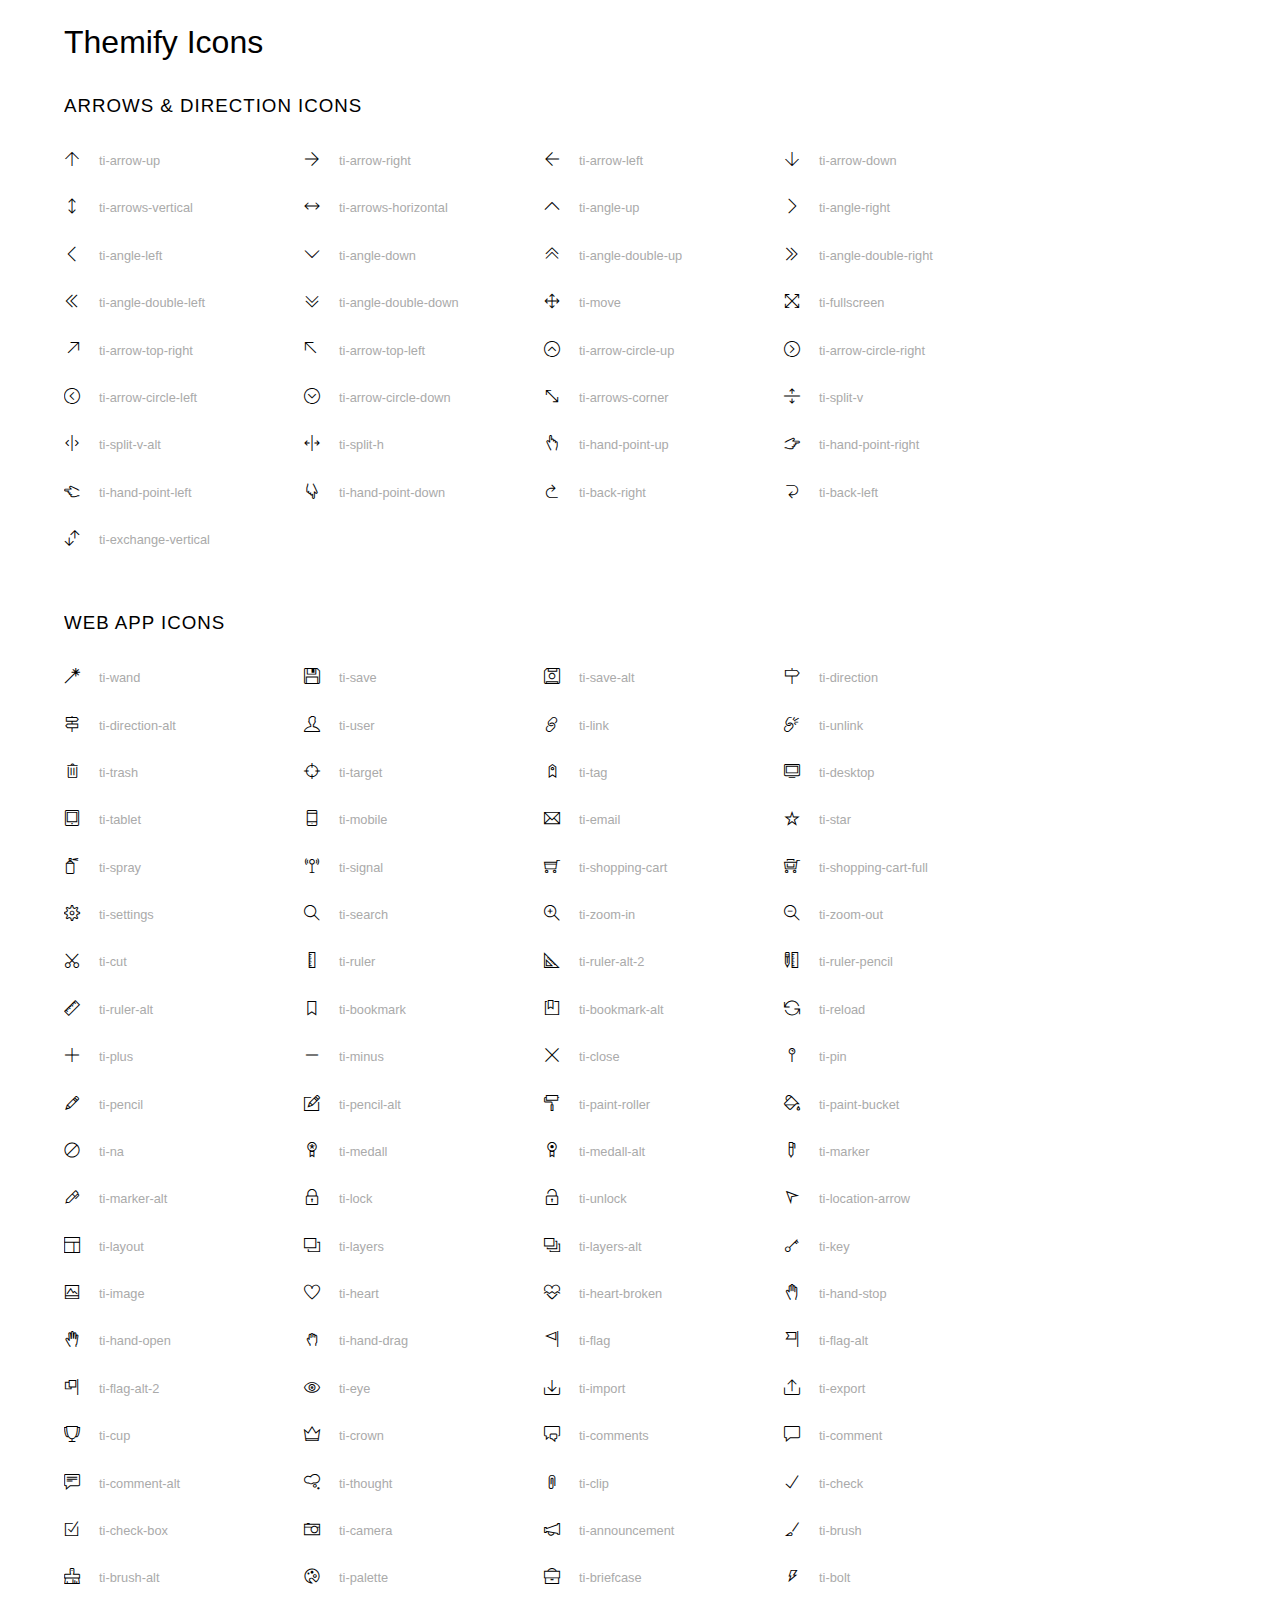
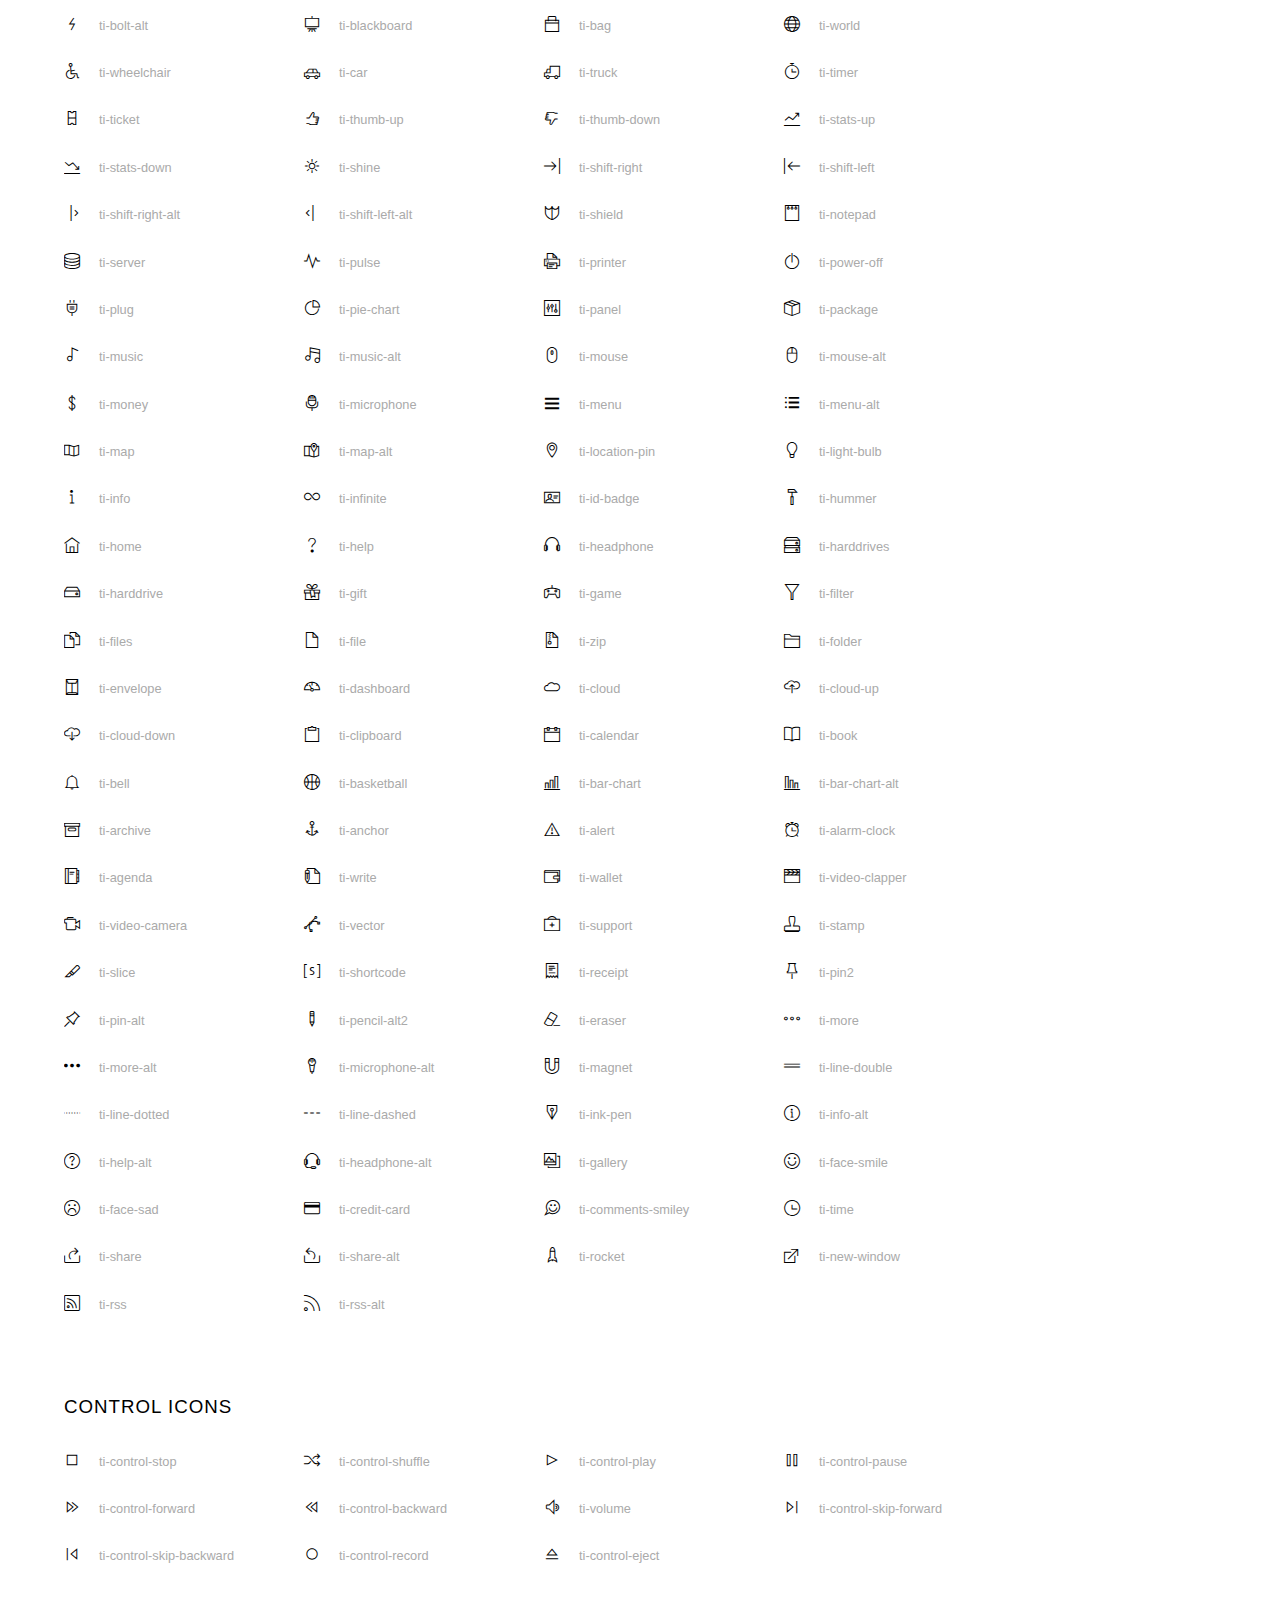
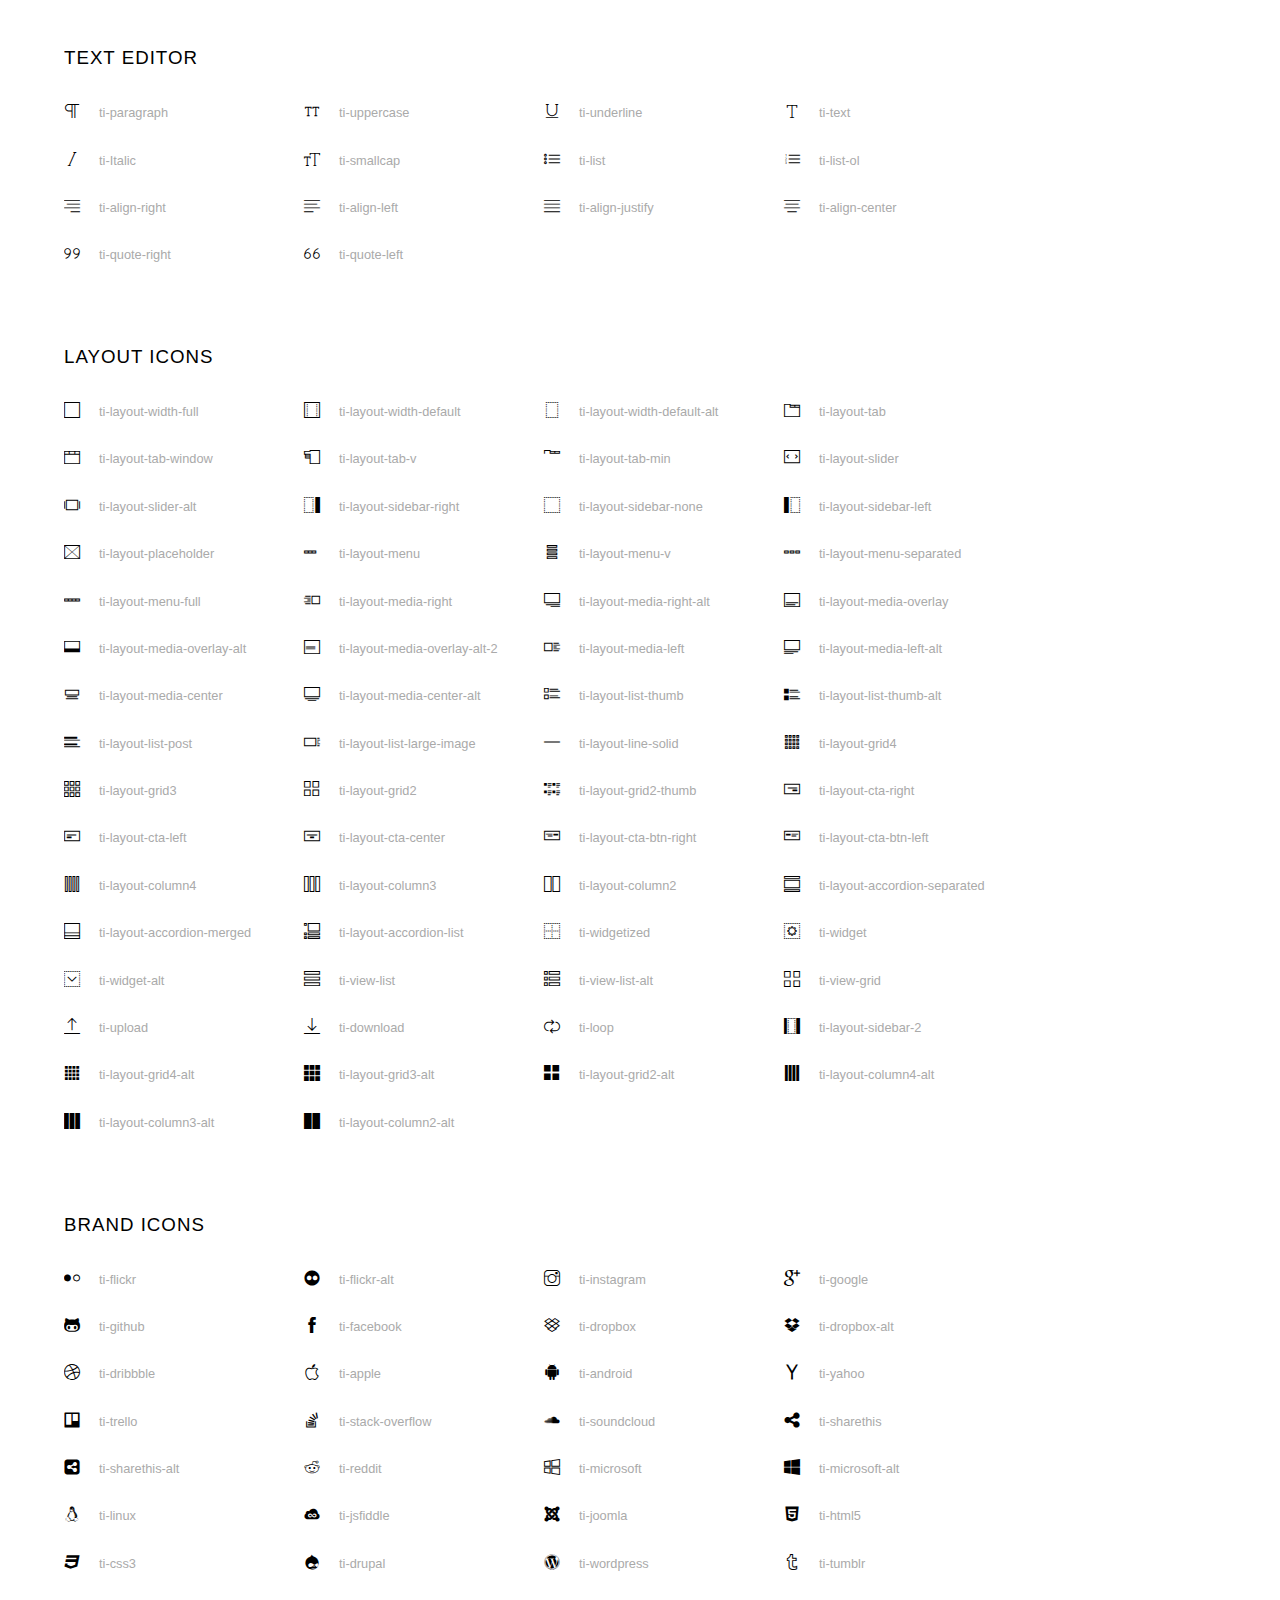
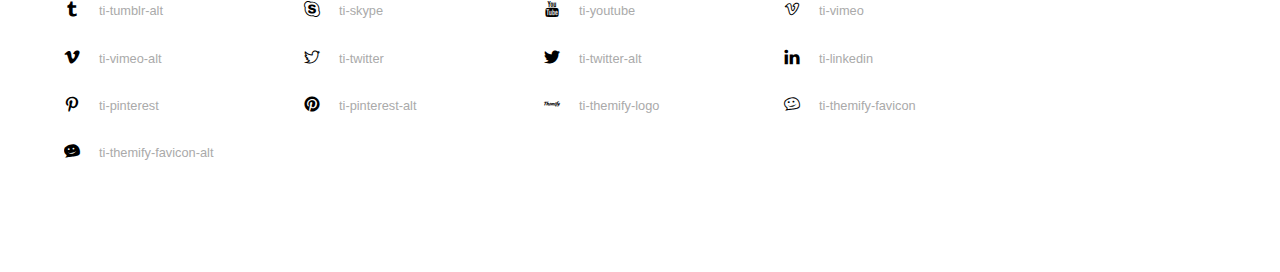
<file: assets/css/icon_fonts/demo_icon_set_4.html>
<!doctype html>
<html>
<head>
	<meta charset="utf-8">
	<title>Themify Icon Font</title>
	<meta name="viewport" content="width=device-width">
	<link rel="stylesheet" href="css/icon_set_4.css">
	<style>
	body {
	font: normal 1em/1.5em Arial, Helvetica, sans-serif;
	max-width: 90%;
	margin: 30px auto 0;
	}
	h1, h3 {
		font-weight: normal;
	}
	h3 {
		font-size: 1.4;
		text-transform: uppercase;
		letter-spacing: 1px;
	}

	.icon-section {
		margin: 0 0 3em;
		clear: both;
		overflow: hidden;
	}
	.icon-container {
		width: 240px; 
		padding: .7em 0;
		float: left; 
		position: relative;
		text-align: left;
	}
	.icon-container [class^="ti-"], 
	.icon-container [class*=" ti-"] {
		color: #000;
		position: absolute;
		margin-top: 3px;
		transition: .3s;
	}
	.icon-container:hover [class^="ti-"],
	.icon-container:hover [class*=" ti-"] {
		font-size: 2.2em;
		margin-top: -5px;
	}
	.icon-container:hover .icon-name {
		color: #000;
	}
	.icon-name {
		color: #aaa;
		margin-left: 35px;
		font-size: .8em;
		transition: .3s;
	}
	.icon-container:hover .icon-name {
		margin-left: 45px;
	}
	</style>

	<!--<![endif]-->
</head>
<body>
	<h1>Themify Icons</h1>

	<div class="icon-section">

		<div class="icon-section">
			<h3>Arrows &amp; Direction Icons </h3>

			<div class="icon-container">
				<span class="ti-arrow-up"></span><span class="icon-name"> ti-arrow-up</span>
			</div>
			<div class="icon-container">
				<span class="ti-arrow-right"></span><span class="icon-name"> ti-arrow-right</span>
			</div>
			<div class="icon-container">
				<span class="ti-arrow-left"></span><span class="icon-name"> ti-arrow-left</span>
			</div>
			<div class="icon-container">
				<span class="ti-arrow-down"></span><span class="icon-name"> ti-arrow-down</span>
			</div>
			<div class="icon-container">
				<span class="ti-arrows-vertical"></span><span class="icon-name"> ti-arrows-vertical</span>
			</div>
			<div class="icon-container">
				<span class="ti-arrows-horizontal"></span><span class="icon-name"> ti-arrows-horizontal</span>
			</div>
			<div class="icon-container">
				<span class="ti-angle-up"></span><span class="icon-name"> ti-angle-up</span>
			</div>
			<div class="icon-container">
				<span class="ti-angle-right"></span><span class="icon-name"> ti-angle-right</span>
			</div>
			<div class="icon-container">
				<span class="ti-angle-left"></span><span class="icon-name"> ti-angle-left</span>
			</div>
			<div class="icon-container">
				<span class="ti-angle-down"></span><span class="icon-name"> ti-angle-down</span>
			</div>	
			<div class="icon-container">
				<span class="ti-angle-double-up"></span><span class="icon-name"> ti-angle-double-up</span>
			</div>
			<div class="icon-container">
				<span class="ti-angle-double-right"></span><span class="icon-name"> ti-angle-double-right</span>
			</div>
			<div class="icon-container">
				<span class="ti-angle-double-left"></span><span class="icon-name"> ti-angle-double-left</span>
			</div>
			<div class="icon-container">
				<span class="ti-angle-double-down"></span><span class="icon-name"> ti-angle-double-down</span>
			</div>					
			<div class="icon-container">
				<span class="ti-move"></span><span class="icon-name"> ti-move</span>
			</div>
			<div class="icon-container">
				<span class="ti-fullscreen"></span><span class="icon-name"> ti-fullscreen</span>
			</div>
			<div class="icon-container">
				<span class="ti-arrow-top-right"></span><span class="icon-name"> ti-arrow-top-right</span>
			</div>
			<div class="icon-container">
				<span class="ti-arrow-top-left"></span><span class="icon-name"> ti-arrow-top-left</span>
			</div>
			<div class="icon-container">
				<span class="ti-arrow-circle-up"></span><span class="icon-name"> ti-arrow-circle-up</span>
			</div>
			<div class="icon-container">
				<span class="ti-arrow-circle-right"></span><span class="icon-name"> ti-arrow-circle-right</span>
			</div>
			<div class="icon-container">
				<span class="ti-arrow-circle-left"></span><span class="icon-name"> ti-arrow-circle-left</span>
			</div>
			<div class="icon-container">
				<span class="ti-arrow-circle-down"></span><span class="icon-name"> ti-arrow-circle-down</span>
			</div>
			<div class="icon-container">
				<span class="ti-arrows-corner"></span><span class="icon-name"> ti-arrows-corner</span>
			</div>
			<div class="icon-container">
				<span class="ti-split-v"></span><span class="icon-name"> ti-split-v</span>
			</div>

			<div class="icon-container">
				<span class="ti-split-v-alt"></span><span class="icon-name"> ti-split-v-alt</span>
			</div>
			<div class="icon-container">
				<span class="ti-split-h"></span><span class="icon-name"> ti-split-h</span>
			</div>
			<div class="icon-container">
				<span class="ti-hand-point-up"></span><span class="icon-name"> ti-hand-point-up</span>
			</div>
			<div class="icon-container">
				<span class="ti-hand-point-right"></span><span class="icon-name"> ti-hand-point-right</span>
			</div>
			<div class="icon-container">
				<span class="ti-hand-point-left"></span><span class="icon-name"> ti-hand-point-left</span>
			</div>
			<div class="icon-container">
				<span class="ti-hand-point-down"></span><span class="icon-name"> ti-hand-point-down</span>
			</div>
			<div class="icon-container">
				<span class="ti-back-right"></span><span class="icon-name"> ti-back-right</span>
			</div>
			<div class="icon-container">
				<span class="ti-back-left"></span><span class="icon-name"> ti-back-left</span>
			</div>
			<div class="icon-container">
				<span class="ti-exchange-vertical"></span><span class="icon-name"> ti-exchange-vertical</span>
			</div>

		</div> <!-- Arrows Icons -->



		<h3>Web App Icons</h3>
		
		<div class="icon-section">

			<div class="icon-container">
				<span class="ti-wand"></span><span class="icon-name"> ti-wand</span>
			</div>
			<div class="icon-container">
				<span class="ti-save"></span><span class="icon-name"> ti-save</span>
			</div>
			<div class="icon-container">
				<span class="ti-save-alt"></span><span class="icon-name"> ti-save-alt</span>
			</div>

			<div class="icon-container">
				<span class="ti-direction"></span><span class="icon-name"> ti-direction</span>
			</div>
			<div class="icon-container">
				<span class="ti-direction-alt"></span><span class="icon-name"> ti-direction-alt</span>
			</div>
			<div class="icon-container">
				<span class="ti-user"></span><span class="icon-name"> ti-user</span>
			</div>
			<div class="icon-container">
				<span class="ti-link"></span><span class="icon-name"> ti-link</span>
			</div>
			<div class="icon-container">
				<span class="ti-unlink"></span><span class="icon-name"> ti-unlink</span>
			</div>
			<div class="icon-container">
				<span class="ti-trash"></span><span class="icon-name"> ti-trash</span>
			</div>
			<div class="icon-container">
				<span class="ti-target"></span><span class="icon-name"> ti-target</span>
			</div>
			<div class="icon-container">
				<span class="ti-tag"></span><span class="icon-name"> ti-tag</span>
			</div>
			<div class="icon-container">
				<span class="ti-desktop"></span><span class="icon-name"> ti-desktop</span>
			</div>
			<div class="icon-container">
				<span class="ti-tablet"></span><span class="icon-name"> ti-tablet</span>
			</div>
			<div class="icon-container">
				<span class="ti-mobile"></span><span class="icon-name"> ti-mobile</span>
			</div>
			<div class="icon-container">
				<span class="ti-email"></span><span class="icon-name"> ti-email</span>
			</div>	
			<div class="icon-container">
				<span class="ti-star"></span><span class="icon-name"> ti-star</span>
			</div>
			<div class="icon-container">
				<span class="ti-spray"></span><span class="icon-name"> ti-spray</span>
			</div>
			<div class="icon-container">
				<span class="ti-signal"></span><span class="icon-name"> ti-signal</span>
			</div>
			<div class="icon-container">
				<span class="ti-shopping-cart"></span><span class="icon-name"> ti-shopping-cart</span>
			</div>
			<div class="icon-container">
				<span class="ti-shopping-cart-full"></span><span class="icon-name"> ti-shopping-cart-full</span>
			</div>
			<div class="icon-container">
				<span class="ti-settings"></span><span class="icon-name"> ti-settings</span>
			</div>
			<div class="icon-container">
				<span class="ti-search"></span><span class="icon-name"> ti-search</span>
			</div>
			<div class="icon-container">
				<span class="ti-zoom-in"></span><span class="icon-name"> ti-zoom-in</span>
			</div>
			<div class="icon-container">
				<span class="ti-zoom-out"></span><span class="icon-name"> ti-zoom-out</span>
			</div>
			<div class="icon-container">
				<span class="ti-cut"></span><span class="icon-name"> ti-cut</span>
			</div>
			<div class="icon-container">
				<span class="ti-ruler"></span><span class="icon-name"> ti-ruler</span>
			</div>
			<div class="icon-container">
				<span class="ti-ruler-alt-2"></span><span class="icon-name"> ti-ruler-alt-2</span>
			</div>			
			<div class="icon-container">
				<span class="ti-ruler-pencil"></span><span class="icon-name"> ti-ruler-pencil</span>
			</div>
			<div class="icon-container">
				<span class="ti-ruler-alt"></span><span class="icon-name"> ti-ruler-alt</span>
			</div>
			<div class="icon-container">
				<span class="ti-bookmark"></span><span class="icon-name"> ti-bookmark</span>
			</div>
			<div class="icon-container">
				<span class="ti-bookmark-alt"></span><span class="icon-name"> ti-bookmark-alt</span>
			</div>
			<div class="icon-container">
				<span class="ti-reload"></span><span class="icon-name"> ti-reload</span>
			</div>
			<div class="icon-container">
				<span class="ti-plus"></span><span class="icon-name"> ti-plus</span>
			</div>
			<div class="icon-container">
				<span class="ti-minus"></span><span class="icon-name"> ti-minus</span>
			</div>
			<div class="icon-container">
				<span class="ti-close"></span><span class="icon-name"> ti-close</span>
			</div>			
			<div class="icon-container">
				<span class="ti-pin"></span><span class="icon-name"> ti-pin</span>
			</div>
			<div class="icon-container">
				<span class="ti-pencil"></span><span class="icon-name"> ti-pencil</span>
			</div>
					
		  	<div class="icon-container">
				<span class="ti-pencil-alt"></span><span class="icon-name"> ti-pencil-alt</span>
			</div>
			<div class="icon-container">
				<span class="ti-paint-roller"></span><span class="icon-name"> ti-paint-roller</span>
			</div>
			<div class="icon-container">
				<span class="ti-paint-bucket"></span><span class="icon-name"> ti-paint-bucket</span>
			</div>
			<div class="icon-container">
				<span class="ti-na"></span><span class="icon-name"> ti-na</span>
			</div>
			<div class="icon-container">
				<span class="ti-medall"></span><span class="icon-name"> ti-medall</span>
			</div>
			<div class="icon-container">
				<span class="ti-medall-alt"></span><span class="icon-name"> ti-medall-alt</span>
			</div>
			<div class="icon-container">
				<span class="ti-marker"></span><span class="icon-name"> ti-marker</span>
			</div>
			<div class="icon-container">
				<span class="ti-marker-alt"></span><span class="icon-name"> ti-marker-alt</span>
			</div>

			<div class="icon-container">
				<span class="ti-lock"></span><span class="icon-name"> ti-lock</span>
			</div>
			<div class="icon-container">
				<span class="ti-unlock"></span><span class="icon-name"> ti-unlock</span>
			</div>
			<div class="icon-container">
				<span class="ti-location-arrow"></span><span class="icon-name"> ti-location-arrow</span>
			</div>
			<div class="icon-container">
				<span class="ti-layout"></span><span class="icon-name"> ti-layout</span>
			</div>
			<div class="icon-container">
				<span class="ti-layers"></span><span class="icon-name"> ti-layers</span>
			</div>
			<div class="icon-container">
				<span class="ti-layers-alt"></span><span class="icon-name"> ti-layers-alt</span>
			</div>
			<div class="icon-container">
				<span class="ti-key"></span><span class="icon-name"> ti-key</span>
			</div>
			<div class="icon-container">
				<span class="ti-image"></span><span class="icon-name"> ti-image</span>
			</div>
			<div class="icon-container">
				<span class="ti-heart"></span><span class="icon-name"> ti-heart</span>
			</div>
			<div class="icon-container">
				<span class="ti-heart-broken"></span><span class="icon-name"> ti-heart-broken</span>
			</div>
			<div class="icon-container">
				<span class="ti-hand-stop"></span><span class="icon-name"> ti-hand-stop</span>
			</div>
			<div class="icon-container">
				<span class="ti-hand-open"></span><span class="icon-name"> ti-hand-open</span>
			</div>
			<div class="icon-container">
				<span class="ti-hand-drag"></span><span class="icon-name"> ti-hand-drag</span>
			</div>
			<div class="icon-container">
				<span class="ti-flag"></span><span class="icon-name"> ti-flag</span>
			</div>
			<div class="icon-container">
				<span class="ti-flag-alt"></span><span class="icon-name"> ti-flag-alt</span>
			</div>
			<div class="icon-container">
				<span class="ti-flag-alt-2"></span><span class="icon-name"> ti-flag-alt-2</span>
			</div>
			<div class="icon-container">
				<span class="ti-eye"></span><span class="icon-name"> ti-eye</span>
			</div>
			<div class="icon-container">
				<span class="ti-import"></span><span class="icon-name"> ti-import</span>
			</div>			
			<div class="icon-container">
				<span class="ti-export"></span><span class="icon-name"> ti-export</span>
			</div>
			<div class="icon-container">
				<span class="ti-cup"></span><span class="icon-name"> ti-cup</span>
			</div>
			<div class="icon-container">
				<span class="ti-crown"></span><span class="icon-name"> ti-crown</span>
			</div>
			<div class="icon-container">
				<span class="ti-comments"></span><span class="icon-name"> ti-comments</span>
			</div>
			<div class="icon-container">
				<span class="ti-comment"></span><span class="icon-name"> ti-comment</span>
			</div>
			<div class="icon-container">
				<span class="ti-comment-alt"></span><span class="icon-name"> ti-comment-alt</span>
			</div>
			<div class="icon-container">
				<span class="ti-thought"></span><span class="icon-name"> ti-thought</span>
			</div>			
			<div class="icon-container">
				<span class="ti-clip"></span><span class="icon-name"> ti-clip</span>
			</div>

			<div class="icon-container">
				<span class="ti-check"></span><span class="icon-name"> ti-check</span>
			</div>
			<div class="icon-container">
				<span class="ti-check-box"></span><span class="icon-name"> ti-check-box</span>
			</div>
			<div class="icon-container">
				<span class="ti-camera"></span><span class="icon-name"> ti-camera</span>
			</div>
			<div class="icon-container">
				<span class="ti-announcement"></span><span class="icon-name"> ti-announcement</span>
			</div>
			<div class="icon-container">
				<span class="ti-brush"></span><span class="icon-name"> ti-brush</span>
			</div>
			<div class="icon-container">
				<span class="ti-brush-alt"></span><span class="icon-name"> ti-brush-alt</span>
			</div>
			<div class="icon-container">
				<span class="ti-palette"></span><span class="icon-name"> ti-palette</span>
			</div>			
			<div class="icon-container">
				<span class="ti-briefcase"></span><span class="icon-name"> ti-briefcase</span>
			</div>
			<div class="icon-container">
				<span class="ti-bolt"></span><span class="icon-name"> ti-bolt</span>
			</div>
			<div class="icon-container">
				<span class="ti-bolt-alt"></span><span class="icon-name"> ti-bolt-alt</span>
			</div>
			<div class="icon-container">
				<span class="ti-blackboard"></span><span class="icon-name"> ti-blackboard</span>
			</div>
			<div class="icon-container">
				<span class="ti-bag"></span><span class="icon-name"> ti-bag</span>
			</div>
			<div class="icon-container">
				<span class="ti-world"></span><span class="icon-name"> ti-world</span>
			</div>
			<div class="icon-container">
				<span class="ti-wheelchair"></span><span class="icon-name"> ti-wheelchair</span>
			</div>
			<div class="icon-container">
				<span class="ti-car"></span><span class="icon-name"> ti-car</span>
			</div>
			<div class="icon-container">
				<span class="ti-truck"></span><span class="icon-name"> ti-truck</span>
			</div>
			<div class="icon-container">
				<span class="ti-timer"></span><span class="icon-name"> ti-timer</span>
			</div>
			<div class="icon-container">
				<span class="ti-ticket"></span><span class="icon-name"> ti-ticket</span>
			</div>
			<div class="icon-container">
				<span class="ti-thumb-up"></span><span class="icon-name"> ti-thumb-up</span>
			</div>
			<div class="icon-container">
				<span class="ti-thumb-down"></span><span class="icon-name"> ti-thumb-down</span>
			</div>

			<div class="icon-container">
				<span class="ti-stats-up"></span><span class="icon-name"> ti-stats-up</span>
			</div>
			<div class="icon-container">
				<span class="ti-stats-down"></span><span class="icon-name"> ti-stats-down</span>
			</div>
			<div class="icon-container">
				<span class="ti-shine"></span><span class="icon-name"> ti-shine</span>
			</div>
			<div class="icon-container">
				<span class="ti-shift-right"></span><span class="icon-name"> ti-shift-right</span>
			</div>
			<div class="icon-container">
				<span class="ti-shift-left"></span><span class="icon-name"> ti-shift-left</span>
			</div>

			<div class="icon-container">
				<span class="ti-shift-right-alt"></span><span class="icon-name"> ti-shift-right-alt</span>
			</div>
			<div class="icon-container">
				<span class="ti-shift-left-alt"></span><span class="icon-name"> ti-shift-left-alt</span>
			</div>
			<div class="icon-container">
				<span class="ti-shield"></span><span class="icon-name"> ti-shield</span>
			</div>
			<div class="icon-container">
				<span class="ti-notepad"></span><span class="icon-name"> ti-notepad</span>
			</div>
			<div class="icon-container">
				<span class="ti-server"></span><span class="icon-name"> ti-server</span>
			</div>

			<div class="icon-container">
				<span class="ti-pulse"></span><span class="icon-name"> ti-pulse</span>
			</div>
			<div class="icon-container">
				<span class="ti-printer"></span><span class="icon-name"> ti-printer</span>
			</div>
			<div class="icon-container">
				<span class="ti-power-off"></span><span class="icon-name"> ti-power-off</span>
			</div>
			<div class="icon-container">
				<span class="ti-plug"></span><span class="icon-name"> ti-plug</span>
			</div>
			<div class="icon-container">
				<span class="ti-pie-chart"></span><span class="icon-name"> ti-pie-chart</span>
			</div>

			<div class="icon-container">
				<span class="ti-panel"></span><span class="icon-name"> ti-panel</span>
			</div>
			<div class="icon-container">
				<span class="ti-package"></span><span class="icon-name"> ti-package</span>
			</div>
			<div class="icon-container">
				<span class="ti-music"></span><span class="icon-name"> ti-music</span>
			</div>
			<div class="icon-container">
				<span class="ti-music-alt"></span><span class="icon-name"> ti-music-alt</span>
			</div>
			<div class="icon-container">
				<span class="ti-mouse"></span><span class="icon-name"> ti-mouse</span>
			</div>
			<div class="icon-container">
				<span class="ti-mouse-alt"></span><span class="icon-name"> ti-mouse-alt</span>
			</div>
			<div class="icon-container">
				<span class="ti-money"></span><span class="icon-name"> ti-money</span>
			</div>
			<div class="icon-container">
				<span class="ti-microphone"></span><span class="icon-name"> ti-microphone</span>
			</div>
			<div class="icon-container">
				<span class="ti-menu"></span><span class="icon-name"> ti-menu</span>
			</div>
			<div class="icon-container">
				<span class="ti-menu-alt"></span><span class="icon-name"> ti-menu-alt</span>
			</div>
			<div class="icon-container">
				<span class="ti-map"></span><span class="icon-name"> ti-map</span>
			</div>
			<div class="icon-container">
				<span class="ti-map-alt"></span><span class="icon-name"> ti-map-alt</span>
			</div>

			<div class="icon-container">
				<span class="ti-location-pin"></span><span class="icon-name"> ti-location-pin</span>
			</div>

			<div class="icon-container">
				<span class="ti-light-bulb"></span><span class="icon-name"> ti-light-bulb</span>
			</div>
			<div class="icon-container">
				<span class="ti-info"></span><span class="icon-name"> ti-info</span>
			</div>
			<div class="icon-container">
				<span class="ti-infinite"></span><span class="icon-name"> ti-infinite</span>
			</div>
			<div class="icon-container">
				<span class="ti-id-badge"></span><span class="icon-name"> ti-id-badge</span>
			</div>
			<div class="icon-container">
				<span class="ti-hummer"></span><span class="icon-name"> ti-hummer</span>
			</div>
			<div class="icon-container">
				<span class="ti-home"></span><span class="icon-name"> ti-home</span>
			</div>
			<div class="icon-container">
				<span class="ti-help"></span><span class="icon-name"> ti-help</span>
			</div>
			<div class="icon-container">
				<span class="ti-headphone"></span><span class="icon-name"> ti-headphone</span>
			</div>
			<div class="icon-container">
				<span class="ti-harddrives"></span><span class="icon-name"> ti-harddrives</span>
			</div>
			<div class="icon-container">
				<span class="ti-harddrive"></span><span class="icon-name"> ti-harddrive</span>
			</div>
			<div class="icon-container">
				<span class="ti-gift"></span><span class="icon-name"> ti-gift</span>
			</div>
			<div class="icon-container">
				<span class="ti-game"></span><span class="icon-name"> ti-game</span>
			</div>
			<div class="icon-container">
				<span class="ti-filter"></span><span class="icon-name"> ti-filter</span>
			</div>
			<div class="icon-container">
				<span class="ti-files"></span><span class="icon-name"> ti-files</span>
			</div>
			<div class="icon-container">
				<span class="ti-file"></span><span class="icon-name"> ti-file</span>
			</div>
			<div class="icon-container">
				<span class="ti-zip"></span><span class="icon-name"> ti-zip</span>
			</div>
			<div class="icon-container">
				<span class="ti-folder"></span><span class="icon-name"> ti-folder</span>
			</div>			
			<div class="icon-container">
				<span class="ti-envelope"></span><span class="icon-name"> ti-envelope</span>
			</div>


			<div class="icon-container">
				<span class="ti-dashboard"></span><span class="icon-name"> ti-dashboard</span>
			</div>
			<div class="icon-container">
				<span class="ti-cloud"></span><span class="icon-name"> ti-cloud</span>
			</div>
			<div class="icon-container">
				<span class="ti-cloud-up"></span><span class="icon-name"> ti-cloud-up</span>
			</div>
			<div class="icon-container">
				<span class="ti-cloud-down"></span><span class="icon-name"> ti-cloud-down</span>
			</div>
			<div class="icon-container">
				<span class="ti-clipboard"></span><span class="icon-name"> ti-clipboard</span>
			</div>
			<div class="icon-container">
				<span class="ti-calendar"></span><span class="icon-name"> ti-calendar</span>
			</div>
			<div class="icon-container">
				<span class="ti-book"></span><span class="icon-name"> ti-book</span>
			</div>
			<div class="icon-container">
				<span class="ti-bell"></span><span class="icon-name"> ti-bell</span>
			</div>
			<div class="icon-container">
				<span class="ti-basketball"></span><span class="icon-name"> ti-basketball</span>
			</div>
			<div class="icon-container">
				<span class="ti-bar-chart"></span><span class="icon-name"> ti-bar-chart</span>
			</div>
			<div class="icon-container">
				<span class="ti-bar-chart-alt"></span><span class="icon-name"> ti-bar-chart-alt</span>
			</div>


			<div class="icon-container">
				<span class="ti-archive"></span><span class="icon-name"> ti-archive</span>
			</div>
			<div class="icon-container">
				<span class="ti-anchor"></span><span class="icon-name"> ti-anchor</span>
			</div>

			<div class="icon-container">
				<span class="ti-alert"></span><span class="icon-name"> ti-alert</span>
			</div>
			<div class="icon-container">
				<span class="ti-alarm-clock"></span><span class="icon-name"> ti-alarm-clock</span>
			</div>
			<div class="icon-container">
				<span class="ti-agenda"></span><span class="icon-name"> ti-agenda</span>
			</div>
			<div class="icon-container">
				<span class="ti-write"></span><span class="icon-name"> ti-write</span>
			</div>

			<div class="icon-container">
				<span class="ti-wallet"></span><span class="icon-name"> ti-wallet</span>
			</div>
			<div class="icon-container">
				<span class="ti-video-clapper"></span><span class="icon-name"> ti-video-clapper</span>
			</div>
			<div class="icon-container">
				<span class="ti-video-camera"></span><span class="icon-name"> ti-video-camera</span>
			</div>
			<div class="icon-container">
				<span class="ti-vector"></span><span class="icon-name"> ti-vector</span>
			</div>

			<div class="icon-container">
				<span class="ti-support"></span><span class="icon-name"> ti-support</span>
			</div>
			<div class="icon-container">
				<span class="ti-stamp"></span><span class="icon-name"> ti-stamp</span>
			</div>
			<div class="icon-container">
				<span class="ti-slice"></span><span class="icon-name"> ti-slice</span>
			</div>
			<div class="icon-container">
				<span class="ti-shortcode"></span><span class="icon-name"> ti-shortcode</span>
			</div>
			<div class="icon-container">
				<span class="ti-receipt"></span><span class="icon-name"> ti-receipt</span>
			</div>
			<div class="icon-container">
				<span class="ti-pin2"></span><span class="icon-name"> ti-pin2</span>
			</div>
			<div class="icon-container">
				<span class="ti-pin-alt"></span><span class="icon-name"> ti-pin-alt</span>
			</div>
			<div class="icon-container">
				<span class="ti-pencil-alt2"></span><span class="icon-name"> ti-pencil-alt2</span>
			</div>
			<div class="icon-container">
				<span class="ti-eraser"></span><span class="icon-name"> ti-eraser</span>
			</div>			
			<div class="icon-container">
				<span class="ti-more"></span><span class="icon-name"> ti-more</span>
			</div>
			<div class="icon-container">
				<span class="ti-more-alt"></span><span class="icon-name"> ti-more-alt</span>
			</div>
			<div class="icon-container">
				<span class="ti-microphone-alt"></span><span class="icon-name"> ti-microphone-alt</span>
			</div>
			<div class="icon-container">
				<span class="ti-magnet"></span><span class="icon-name"> ti-magnet</span>
			</div>
			<div class="icon-container">
				<span class="ti-line-double"></span><span class="icon-name"> ti-line-double</span>
			</div>
			<div class="icon-container">
				<span class="ti-line-dotted"></span><span class="icon-name"> ti-line-dotted</span>
			</div>
			<div class="icon-container">
				<span class="ti-line-dashed"></span><span class="icon-name"> ti-line-dashed</span>
			</div>

			<div class="icon-container">
				<span class="ti-ink-pen"></span><span class="icon-name"> ti-ink-pen</span>
			</div>
			<div class="icon-container">
				<span class="ti-info-alt"></span><span class="icon-name"> ti-info-alt</span>
			</div>
			<div class="icon-container">
				<span class="ti-help-alt"></span><span class="icon-name"> ti-help-alt</span>
			</div>
			<div class="icon-container">
				<span class="ti-headphone-alt"></span><span class="icon-name"> ti-headphone-alt</span>
			</div>

			<div class="icon-container">
				<span class="ti-gallery"></span><span class="icon-name"> ti-gallery</span>
			</div>
			<div class="icon-container">
				<span class="ti-face-smile"></span><span class="icon-name"> ti-face-smile</span>
			</div>
			<div class="icon-container">
				<span class="ti-face-sad"></span><span class="icon-name"> ti-face-sad</span>
			</div>
			<div class="icon-container">
				<span class="ti-credit-card"></span><span class="icon-name"> ti-credit-card</span>
			</div>
			<div class="icon-container">
				<span class="ti-comments-smiley"></span><span class="icon-name"> ti-comments-smiley</span>
			</div>
			<div class="icon-container">
				<span class="ti-time"></span><span class="icon-name"> ti-time</span>
			</div>
			<div class="icon-container">
				<span class="ti-share"></span><span class="icon-name"> ti-share</span>
			</div>
			<div class="icon-container">
				<span class="ti-share-alt"></span><span class="icon-name"> ti-share-alt</span>
			</div>
			<div class="icon-container">
				<span class="ti-rocket"></span><span class="icon-name"> ti-rocket</span>
			</div>

			<div class="icon-container">
				<span class="ti-new-window"></span><span class="icon-name"> ti-new-window</span>
			</div>

			<div class="icon-container">
				<span class="ti-rss"></span><span class="icon-name"> ti-rss</span>
			</div>

			<div class="icon-container">
				<span class="ti-rss-alt"></span><span class="icon-name"> ti-rss-alt</span>
			</div>
			
		</div><!-- Web App Icons -->


		<div class="icon-section">
			<h3>Control Icons</h3>
			<div class="icon-container">
				<span class="ti-control-stop"></span><span class="icon-name"> ti-control-stop</span>
			</div>
			<div class="icon-container">
				<span class="ti-control-shuffle"></span><span class="icon-name"> ti-control-shuffle</span>
			</div>
			<div class="icon-container">
				<span class="ti-control-play"></span><span class="icon-name"> ti-control-play</span>
			</div>
			<div class="icon-container">
				<span class="ti-control-pause"></span><span class="icon-name"> ti-control-pause</span>
			</div>
			<div class="icon-container">
				<span class="ti-control-forward"></span><span class="icon-name"> ti-control-forward</span>
			</div>
			<div class="icon-container">
				<span class="ti-control-backward"></span><span class="icon-name"> ti-control-backward</span>
			</div>	
			<div class="icon-container">
				<span class="ti-volume"></span><span class="icon-name"> ti-volume</span>
			</div>
			<div class="icon-container">
				<span class="ti-control-skip-forward"></span><span class="icon-name"> ti-control-skip-forward</span>
			</div>
			<div class="icon-container">
				<span class="ti-control-skip-backward"></span><span class="icon-name"> ti-control-skip-backward</span>
			</div>
			<div class="icon-container">
				<span class="ti-control-record"></span><span class="icon-name"> ti-control-record</span>
			</div>
			<div class="icon-container">
				<span class="ti-control-eject"></span><span class="icon-name"> ti-control-eject</span>
			</div>			
		</div> <!-- Control Icons -->


		<div class="icon-section">
			<h3>Text Editor</h3>

			<div class="icon-container">
				<span class="ti-paragraph"></span><span class="icon-name"> ti-paragraph</span>
			</div>
			<div class="icon-container">
				<span class="ti-uppercase"></span><span class="icon-name"> ti-uppercase</span>
			</div>

			<div class="icon-container">
				<span class="ti-underline"></span><span class="icon-name"> ti-underline</span>
			</div>
			<div class="icon-container">
				<span class="ti-text"></span><span class="icon-name"> ti-text</span>
			</div>
			<div class="icon-container">
				<span class="ti-Italic"></span><span class="icon-name"> ti-Italic</span>
			</div>
			<div class="icon-container">
				<span class="ti-smallcap"></span><span class="icon-name"> ti-smallcap</span>
			</div>
			<div class="icon-container">
				<span class="ti-list"></span><span class="icon-name"> ti-list</span>
			</div>
			<div class="icon-container">
				<span class="ti-list-ol"></span><span class="icon-name"> ti-list-ol</span>
			</div>
			<div class="icon-container">
				<span class="ti-align-right"></span><span class="icon-name"> ti-align-right</span>
			</div>
			<div class="icon-container">
				<span class="ti-align-left"></span><span class="icon-name"> ti-align-left</span>
			</div>
			<div class="icon-container">
				<span class="ti-align-justify"></span><span class="icon-name"> ti-align-justify</span>
			</div>
			<div class="icon-container">
				<span class="ti-align-center"></span><span class="icon-name"> ti-align-center</span>
			</div>
			<div class="icon-container">
				<span class="ti-quote-right"></span><span class="icon-name"> ti-quote-right</span>
			</div>
			<div class="icon-container">
				<span class="ti-quote-left"></span><span class="icon-name"> ti-quote-left</span>
			</div>

		</div> <!-- Text Editor -->



		<div class="icon-section">
			<h3>Layout Icons</h3>
			<div class="icon-container">
				<span class="ti-layout-width-full"></span><span class="icon-name"> ti-layout-width-full</span>
			</div>
			<div class="icon-container">
				<span class="ti-layout-width-default"></span><span class="icon-name"> ti-layout-width-default</span>
			</div>
			<div class="icon-container">
				<span class="ti-layout-width-default-alt"></span><span class="icon-name"> ti-layout-width-default-alt</span>
			</div>
			<div class="icon-container">
				<span class="ti-layout-tab"></span><span class="icon-name"> ti-layout-tab</span>
			</div>
			<div class="icon-container">
				<span class="ti-layout-tab-window"></span><span class="icon-name"> ti-layout-tab-window</span>
			</div>
			<div class="icon-container">
				<span class="ti-layout-tab-v"></span><span class="icon-name"> ti-layout-tab-v</span>
			</div>
			<div class="icon-container">
				<span class="ti-layout-tab-min"></span><span class="icon-name"> ti-layout-tab-min</span>
			</div>
			<div class="icon-container">
				<span class="ti-layout-slider"></span><span class="icon-name"> ti-layout-slider</span>
			</div>
			<div class="icon-container">
				<span class="ti-layout-slider-alt"></span><span class="icon-name"> ti-layout-slider-alt</span>
			</div>
			<div class="icon-container">
				<span class="ti-layout-sidebar-right"></span><span class="icon-name"> ti-layout-sidebar-right</span>
			</div>
			<div class="icon-container">
				<span class="ti-layout-sidebar-none"></span><span class="icon-name"> ti-layout-sidebar-none</span>
			</div>
			<div class="icon-container">
				<span class="ti-layout-sidebar-left"></span><span class="icon-name"> ti-layout-sidebar-left</span>
			</div>
			<div class="icon-container">
				<span class="ti-layout-placeholder"></span><span class="icon-name"> ti-layout-placeholder</span>
			</div>
			<div class="icon-container">
				<span class="ti-layout-menu"></span><span class="icon-name"> ti-layout-menu</span>
			</div>
			<div class="icon-container">
				<span class="ti-layout-menu-v"></span><span class="icon-name"> ti-layout-menu-v</span>
			</div>
			<div class="icon-container">
				<span class="ti-layout-menu-separated"></span><span class="icon-name"> ti-layout-menu-separated</span>
			</div>
			<div class="icon-container">
				<span class="ti-layout-menu-full"></span><span class="icon-name"> ti-layout-menu-full</span>
			</div>
			<div class="icon-container">
				<span class="ti-layout-media-right"></span><span class="icon-name"> ti-layout-media-right</span>
			</div>
			<div class="icon-container">
				<span class="ti-layout-media-right-alt"></span><span class="icon-name"> ti-layout-media-right-alt</span>
			</div>
			<div class="icon-container">
				<span class="ti-layout-media-overlay"></span><span class="icon-name"> ti-layout-media-overlay</span>
			</div>
			<div class="icon-container">
				<span class="ti-layout-media-overlay-alt"></span><span class="icon-name"> ti-layout-media-overlay-alt</span>
			</div>
			<div class="icon-container">
				<span class="ti-layout-media-overlay-alt-2"></span><span class="icon-name"> ti-layout-media-overlay-alt-2</span>
			</div>
			<div class="icon-container">
				<span class="ti-layout-media-left"></span><span class="icon-name"> ti-layout-media-left</span>
			</div>
			<div class="icon-container">
				<span class="ti-layout-media-left-alt"></span><span class="icon-name"> ti-layout-media-left-alt</span>
			</div>
			<div class="icon-container">
				<span class="ti-layout-media-center"></span><span class="icon-name"> ti-layout-media-center</span>
			</div>
			<div class="icon-container">
				<span class="ti-layout-media-center-alt"></span><span class="icon-name"> ti-layout-media-center-alt</span>
			</div>
			<div class="icon-container">
				<span class="ti-layout-list-thumb"></span><span class="icon-name"> ti-layout-list-thumb</span>
			</div>
			<div class="icon-container">
				<span class="ti-layout-list-thumb-alt"></span><span class="icon-name"> ti-layout-list-thumb-alt</span>
			</div>
			<div class="icon-container">
				<span class="ti-layout-list-post"></span><span class="icon-name"> ti-layout-list-post</span>
			</div>
			<div class="icon-container">
				<span class="ti-layout-list-large-image"></span><span class="icon-name"> ti-layout-list-large-image</span>
			</div>
			<div class="icon-container">
				<span class="ti-layout-line-solid"></span><span class="icon-name"> ti-layout-line-solid</span>
			</div>
			<div class="icon-container">
				<span class="ti-layout-grid4"></span><span class="icon-name"> ti-layout-grid4</span>
			</div>
			<div class="icon-container">
				<span class="ti-layout-grid3"></span><span class="icon-name"> ti-layout-grid3</span>
			</div>
			<div class="icon-container">
				<span class="ti-layout-grid2"></span><span class="icon-name"> ti-layout-grid2</span>
			</div>
			<div class="icon-container">
				<span class="ti-layout-grid2-thumb"></span><span class="icon-name"> ti-layout-grid2-thumb</span>
			</div>
			<div class="icon-container">
				<span class="ti-layout-cta-right"></span><span class="icon-name"> ti-layout-cta-right</span>
			</div>
			<div class="icon-container">
				<span class="ti-layout-cta-left"></span><span class="icon-name"> ti-layout-cta-left</span>
			</div>
			<div class="icon-container">
				<span class="ti-layout-cta-center"></span><span class="icon-name"> ti-layout-cta-center</span>
			</div>
			<div class="icon-container">
				<span class="ti-layout-cta-btn-right"></span><span class="icon-name"> ti-layout-cta-btn-right</span>
			</div>
			<div class="icon-container">
				<span class="ti-layout-cta-btn-left"></span><span class="icon-name"> ti-layout-cta-btn-left</span>
			</div>
			<div class="icon-container">
				<span class="ti-layout-column4"></span><span class="icon-name"> ti-layout-column4</span>
			</div>
			<div class="icon-container">
				<span class="ti-layout-column3"></span><span class="icon-name"> ti-layout-column3</span>
			</div>
			<div class="icon-container">
				<span class="ti-layout-column2"></span><span class="icon-name"> ti-layout-column2</span>
			</div>
			<div class="icon-container">
				<span class="ti-layout-accordion-separated"></span><span class="icon-name"> ti-layout-accordion-separated</span>
			</div>
			<div class="icon-container">
				<span class="ti-layout-accordion-merged"></span><span class="icon-name"> ti-layout-accordion-merged</span>
			</div>
			<div class="icon-container">
				<span class="ti-layout-accordion-list"></span><span class="icon-name"> ti-layout-accordion-list</span>
			</div>
			<div class="icon-container">
				<span class="ti-widgetized"></span><span class="icon-name"> ti-widgetized</span>
			</div>
			<div class="icon-container">
				<span class="ti-widget"></span><span class="icon-name"> ti-widget</span>
			</div>
			<div class="icon-container">
				<span class="ti-widget-alt"></span><span class="icon-name"> ti-widget-alt</span>
			</div>
			<div class="icon-container">
				<span class="ti-view-list"></span><span class="icon-name"> ti-view-list</span>
			</div>
			<div class="icon-container">
				<span class="ti-view-list-alt"></span><span class="icon-name"> ti-view-list-alt</span>
			</div>
			<div class="icon-container">
				<span class="ti-view-grid"></span><span class="icon-name"> ti-view-grid</span>
			</div>
			<div class="icon-container">
				<span class="ti-upload"></span><span class="icon-name"> ti-upload</span>
			</div>
			<div class="icon-container">
				<span class="ti-download"></span><span class="icon-name"> ti-download</span>
			</div>	
			<div class="icon-container">
				<span class="ti-loop"></span><span class="icon-name"> ti-loop</span>
			</div>
			<div class="icon-container">
				<span class="ti-layout-sidebar-2"></span><span class="icon-name"> ti-layout-sidebar-2</span>
			</div>
			<div class="icon-container">
				<span class="ti-layout-grid4-alt"></span><span class="icon-name"> ti-layout-grid4-alt</span>
			</div>
			<div class="icon-container">
				<span class="ti-layout-grid3-alt"></span><span class="icon-name"> ti-layout-grid3-alt</span>
			</div>
			<div class="icon-container">
				<span class="ti-layout-grid2-alt"></span><span class="icon-name"> ti-layout-grid2-alt</span>
			</div>
			<div class="icon-container">
				<span class="ti-layout-column4-alt"></span><span class="icon-name"> ti-layout-column4-alt</span>
			</div>
			<div class="icon-container">
				<span class="ti-layout-column3-alt"></span><span class="icon-name"> ti-layout-column3-alt</span>
			</div>
			<div class="icon-container">
				<span class="ti-layout-column2-alt"></span><span class="icon-name"> ti-layout-column2-alt</span>
			</div>		


		</div> <!-- Layout Icons -->


		<div class="icon-section">
			<h3>Brand Icons</h3>

			<div class="icon-container">
				<span class="ti-flickr"></span><span class="icon-name"> ti-flickr</span>
			</div>
			<div class="icon-container">
				<span class="ti-flickr-alt"></span><span class="icon-name"> ti-flickr-alt</span>
			</div>			
			<div class="icon-container">
				<span class="ti-instagram"></span><span class="icon-name"> ti-instagram</span>
			</div>
			<div class="icon-container">
				<span class="ti-google"></span><span class="icon-name"> ti-google</span>
			</div>
			<div class="icon-container">
				<span class="ti-github"></span><span class="icon-name"> ti-github</span>
			</div>

			<div class="icon-container">
				<span class="ti-facebook"></span><span class="icon-name"> ti-facebook</span>
			</div>
			<div class="icon-container">
				<span class="ti-dropbox"></span><span class="icon-name"> ti-dropbox</span>
			</div>
			<div class="icon-container">
				<span class="ti-dropbox-alt"></span><span class="icon-name"> ti-dropbox-alt</span>
			</div>
			<div class="icon-container">
				<span class="ti-dribbble"></span><span class="icon-name"> ti-dribbble</span>
			</div>
			<div class="icon-container">
				<span class="ti-apple"></span><span class="icon-name"> ti-apple</span>
			</div>
			<div class="icon-container">
				<span class="ti-android"></span><span class="icon-name"> ti-android</span>
			</div>
			<div class="icon-container">
				<span class="ti-yahoo"></span><span class="icon-name"> ti-yahoo</span>
			</div>
			<div class="icon-container">
				<span class="ti-trello"></span><span class="icon-name"> ti-trello</span>
			</div>
			<div class="icon-container">
				<span class="ti-stack-overflow"></span><span class="icon-name"> ti-stack-overflow</span>
			</div>
			<div class="icon-container">
				<span class="ti-soundcloud"></span><span class="icon-name"> ti-soundcloud</span>
			</div>
			<div class="icon-container">
				<span class="ti-sharethis"></span><span class="icon-name"> ti-sharethis</span>
			</div>
			<div class="icon-container">
				<span class="ti-sharethis-alt"></span><span class="icon-name"> ti-sharethis-alt</span>
			</div>
			<div class="icon-container">
				<span class="ti-reddit"></span><span class="icon-name"> ti-reddit</span>
			</div>

			<div class="icon-container">
				<span class="ti-microsoft"></span><span class="icon-name"> ti-microsoft</span>
			</div>
			<div class="icon-container">
				<span class="ti-microsoft-alt"></span><span class="icon-name"> ti-microsoft-alt</span>
			</div>
			<div class="icon-container">
				<span class="ti-linux"></span><span class="icon-name"> ti-linux</span>
			</div>
			<div class="icon-container">
				<span class="ti-jsfiddle"></span><span class="icon-name"> ti-jsfiddle</span>
			</div>
			<div class="icon-container">
				<span class="ti-joomla"></span><span class="icon-name"> ti-joomla</span>
			</div>
			<div class="icon-container">
				<span class="ti-html5"></span><span class="icon-name"> ti-html5</span>
			</div>
			<div class="icon-container">
				<span class="ti-css3"></span><span class="icon-name"> ti-css3</span>
			</div>	
			<div class="icon-container">
				<span class="ti-drupal"></span><span class="icon-name"> ti-drupal</span>
			</div>
			<div class="icon-container">
				<span class="ti-wordpress"></span><span class="icon-name"> ti-wordpress</span>
			</div>		
			<div class="icon-container">
				<span class="ti-tumblr"></span><span class="icon-name"> ti-tumblr</span>
			</div>
			<div class="icon-container">
				<span class="ti-tumblr-alt"></span><span class="icon-name"> ti-tumblr-alt</span>
			</div>
			<div class="icon-container">
				<span class="ti-skype"></span><span class="icon-name"> ti-skype</span>
			</div>
			<div class="icon-container">
				<span class="ti-youtube"></span><span class="icon-name"> ti-youtube</span>
			</div>
			<div class="icon-container">
				<span class="ti-vimeo"></span><span class="icon-name"> ti-vimeo</span>
			</div>
			<div class="icon-container">
				<span class="ti-vimeo-alt"></span><span class="icon-name"> ti-vimeo-alt</span>
			</div>			
			<div class="icon-container">
				<span class="ti-twitter"></span><span class="icon-name"> ti-twitter</span>
			</div>
			<div class="icon-container">
				<span class="ti-twitter-alt"></span><span class="icon-name"> ti-twitter-alt</span>
			</div>
			<div class="icon-container">
				<span class="ti-linkedin"></span><span class="icon-name"> ti-linkedin</span>
			</div>
			<div class="icon-container">
				<span class="ti-pinterest"></span><span class="icon-name"> ti-pinterest</span>
			</div>

			<div class="icon-container">
				<span class="ti-pinterest-alt"></span><span class="icon-name"> ti-pinterest-alt</span>
			</div>
			<div class="icon-container">
				<span class="ti-themify-logo"></span><span class="icon-name"> ti-themify-logo</span>
			</div>
			<div class="icon-container">
				<span class="ti-themify-favicon"></span><span class="icon-name"> ti-themify-favicon</span>
			</div>
			<div class="icon-container">
				<span class="ti-themify-favicon-alt"></span><span class="icon-name"> ti-themify-favicon-alt</span>
			</div>

		</div> <!-- brand Icons -->

	</div>

</body>
</html>
</file>
<file: assets/css/menu.css>
/* -------------------------------- 
Primary style
-------------------------------- */
*, *::after, *::before {
  -webkit-box-sizing: border-box;
  -moz-box-sizing: border-box;
  box-sizing: border-box;
}

*::after, *::before {
  content: '';
}

/* -------------------------------- 
Main components 
-------------------------------- */
.cd-nav-trigger {
  position: absolute;
  display: inline-block;
}

.cd-nav-trigger {
  top: 15px;
  right: 20px;
  height: 44px;
  width: 44px;
  z-index: 5;
  /* image replacement */
  overflow: hidden;
  text-indent: 100%;
  white-space: nowrap;
}
@media (max-width: 991px) {
  .cd-nav-trigger {
    top: 10px;
    right: 15px;
  }
}

.cd-nav-trigger .cd-icon {
  /* icon created in CSS */
  position: absolute;
  left: 50%;
  top: 50%;
  bottom: auto;
  right: auto;
  -webkit-transform: translateX(-50%) translateY(-50%);
  -moz-transform: translateX(-50%) translateY(-50%);
  -ms-transform: translateX(-50%) translateY(-50%);
  -o-transform: translateX(-50%) translateY(-50%);
  transform: translateX(-50%) translateY(-50%);
  display: inline-block;
  width: 18px;
  height: 2px;
  background-color: #222;
  z-index: 10;
}

.cd-nav-trigger .cd-icon::before, .cd-nav-trigger .cd-icon:after {
  /* upper and lower lines of the menu icon */
  position: absolute;
  top: 0;
  right: 0;
  width: 100%;
  height: 100%;
  background-color: #222;
  /* Force Hardware Acceleration in WebKit */
  -webkit-transform: translateZ(0);
  -moz-transform: translateZ(0);
  -ms-transform: translateZ(0);
  -o-transform: translateZ(0);
  transform: translateZ(0);
  -webkit-backface-visibility: hidden;
  backface-visibility: hidden;
  /* apply transition to transform property */
  -webkit-transition: -webkit-transform .3s;
  -moz-transition: -moz-transform .3s;
  transition: transform .3s;
}

.cd-nav-trigger .cd-icon::before {
  -webkit-transform: translateY(-6px) rotate(0deg);
  -moz-transform: translateY(-6px) rotate(0deg);
  -ms-transform: translateY(-6px) rotate(0deg);
  -o-transform: translateY(-6px) rotate(0deg);
  transform: translateY(-6px) rotate(0deg);
}

.cd-nav-trigger .cd-icon::after {
  -webkit-transform: translateY(6px) rotate(0deg);
  -moz-transform: translateY(6px) rotate(0deg);
  -ms-transform: translateY(6px) rotate(0deg);
  -o-transform: translateY(6px) rotate(0deg);
  transform: translateY(6px) rotate(0deg);
}

.cd-nav-trigger::before, .cd-nav-trigger::after {
  /* 2 rounded colored backgrounds for the menu icon */
  position: absolute;
  top: 0;
  left: 0;
  border-radius: 50%;
  height: 100%;
  width: 100%;
  /* Force Hardware Acceleration in WebKit */
  -webkit-transform: translateZ(0);
  -moz-transform: translateZ(0);
  -ms-transform: translateZ(0);
  -o-transform: translateZ(0);
  transform: translateZ(0);
  -webkit-backface-visibility: hidden;
  backface-visibility: hidden;
  -webkit-transition-property: -webkit-transform;
  -moz-transition-property: -moz-transform;
  transition-property: transform;
}

.cd-nav-trigger::before {
  background-color: #ededed;
  -webkit-transform: scale(1);
  -moz-transform: scale(1);
  -ms-transform: scale(1);
  -o-transform: scale(1);
  transform: scale(1);
  -webkit-transition-duration: 0.3s;
  -moz-transition-duration: 0.3s;
  transition-duration: 0.3s;
  -webkit-transition-delay: 0.4s;
  -moz-transition-delay: 0.4s;
  transition-delay: 0.4s;
}

.cd-nav-trigger::after {
  background-color: #ededed;
  -webkit-transform: scale(0);
  -moz-transform: scale(0);
  -ms-transform: scale(0);
  -o-transform: scale(0);
  transform: scale(0);
  -webkit-transition-duration: 0s;
  -moz-transition-duration: 0s;
  transition-duration: 0s;
  -webkit-transition-delay: 0s;
  -moz-transition-delay: 0s;
  transition-delay: 0s;
}

.cd-nav-trigger.close-nav::before {
  /* user clicks on the .cd-nav-trigger element - 1st rounded background disappears */
  -webkit-transform: scale(0);
  -moz-transform: scale(0);
  -ms-transform: scale(0);
  -o-transform: scale(0);
  transform: scale(0);
}

.cd-nav-trigger.close-nav::after {
  /* user clicks on the .cd-nav-trigger element - 2nd rounded background appears */
  -webkit-transform: scale(1);
  -moz-transform: scale(1);
  -ms-transform: scale(1);
  -o-transform: scale(1);
  transform: scale(1);
  -webkit-transition-duration: 0.3s;
  -moz-transition-duration: 0.3s;
  transition-duration: 0.3s;
  -webkit-transition-delay: 0.4s;
  -moz-transition-delay: 0.4s;
  transition-delay: 0.4s;
}

.cd-nav-trigger.close-nav .cd-icon {
  /* user clicks on the .cd-nav-trigger element - transform the icon */
  background-color: transparent;
}

.cd-nav-trigger.close-nav .cd-icon::before, .cd-nav-trigger.close-nav .cd-icon::after {
  background-color: #222;
}

.cd-nav-trigger.close-nav .cd-icon::before {
  -webkit-transform: translateY(0) rotate(45deg);
  -moz-transform: translateY(0) rotate(45deg);
  -ms-transform: translateY(0) rotate(45deg);
  -o-transform: translateY(0) rotate(45deg);
  transform: translateY(0) rotate(45deg);
}

.cd-nav-trigger.close-nav .cd-icon::after {
  -webkit-transform: translateY(0) rotate(-45deg);
  -moz-transform: translateY(0) rotate(-45deg);
  -ms-transform: translateY(0) rotate(-45deg);
  -o-transform: translateY(0) rotate(-45deg);
  transform: translateY(0) rotate(-45deg);
}

.cd-primary-nav {
  /* by default it's hidden */
  position: fixed;
  left: 0;
  top: 0;
  height: 100%;
  width: 100%;
  padding: 80px 5%;
  z-index: 3;
  background-color: #fff;
  overflow: auto;
  /* this fixes the buggy scrolling on webkit browsers - mobile devices only - when overflow property is applied */
  -webkit-overflow-scrolling: touch;
  visibility: hidden;
  opacity: 0;
  -webkit-transition: visibility 0s, opacity 0.3s;
  -moz-transition: visibility 0s, opacity 0.3s;
  transition: visibility 0s, opacity 0.3s;
}

ul.cd-primary-nav {
  list-style: none;
  padding: 80px 0 0 0;
  margin: 0;
}

.cd-primary-nav li {
  margin: 1.2em 0;
  text-align: center;
  text-transform: capitalize;
}

.cd-primary-nav a {
  -webkit-font-smoothing: antialiased;
  -moz-osx-font-smoothing: grayscale;
  -webkit-transition: color 0.2s;
  -moz-transition: color 0.2s;
  transition: color 0.2s;
  color: #777;
  font-size: 18px;
}

.no-touch .cd-primary-nav a:hover {
  color: #434bdf;
}

.cd-primary-nav.fade-in {
  /* navigation visible at the end of the circle animation */
  visibility: visible;
  opacity: 1;
}

@media only screen and (min-width: 768px) {
  .cd-primary-nav li {
    margin: 2em 0;
  }

  .cd-primary-nav a {
    font-size: 21px;
  }
}
@media only screen and (min-width: 1170px) {
  .cd-primary-nav li {
    margin: 2.6em 0;
  }

  .cd-primary-nav a {
    font-size: 24px;
  }
}
.cd-overlay-nav, .cd-overlay-content {
  /* containers of the 2 main rounded backgrounds - these containers are used to position the rounded bgs behind the menu icon */
  position: fixed;
  top: 18px;
  right: 5%;
  height: 4px;
  width: 4px;
  -webkit-transform: translateX(-20px) translateY(20px);
  -moz-transform: translateX(-20px) translateY(20px);
  -ms-transform: translateX(-20px) translateY(20px);
  -o-transform: translateX(-20px) translateY(20px);
  transform: translateX(-20px) translateY(20px);
}

.cd-overlay-nav span, .cd-overlay-content span {
  display: inline-block;
  position: absolute;
  border-radius: 50%;
  /* Force Hardware Acceleration in WebKit */
  -webkit-transform: translateZ(0);
  -moz-transform: translateZ(0);
  -ms-transform: translateZ(0);
  -o-transform: translateZ(0);
  transform: translateZ(0);
  -webkit-backface-visibility: hidden;
  backface-visibility: hidden;
  will-change: transform;
  -webkit-transform-origin: 50% 50%;
  -moz-transform-origin: 50% 50%;
  -ms-transform-origin: 50% 50%;
  -o-transform-origin: 50% 50%;
  transform-origin: 50% 50%;
  -webkit-transform: scale(0);
  -moz-transform: scale(0);
  -ms-transform: scale(0);
  -o-transform: scale(0);
  transform: scale(0);
}

.cd-overlay-nav.is-hidden, .cd-overlay-content.is-hidden {
  /* background fades out at the end of the animation */
  opacity: 0;
  visibility: hidden;
  -webkit-transition: opacity .3s 0s, visibility 0s .3s;
  -moz-transition: opacity .3s 0s, visibility 0s .3s;
  transition: opacity .3s 0s, visibility 0s .3s;
}

.cd-overlay-nav {
  /* main rounded colored bg 1 */
  z-index: 2;
}

.cd-overlay-nav span {
  background-color: #434bdf;
}

.cd-overlay-content {
  /* main rounded colored bg 2 */
  z-index: 4;
}

.cd-overlay-content span {
  background-color: #434bdf;
}
</file>
<file: assets/css/style.css>
/*
Theme Name: Wilio
Theme URI: http://www.ansonika.com/wilio/
Author: Ansonika
Author URI: http://themeforest.net/user/Ansonika/

[Table of contents]

1. SITE STRUCTURE and TYPOGRAPHY
- 1.1 Typography
- 1.2 Buttons
- 1.3 Structure

2. CONTENT
- 2.1 Wizard
- 2.2 Success submit
- 2.3 Inner pages

3. COMMON
- 3.1 Misc
- 3.2 Spacing

/*============================================================================================*/
/* 1.  SITE STRUCTURE and TYPOGRAPHY */
/*============================================================================================*/
/*-------- 1.1 Typography --------*/
/* rem reference
10px = 0.625rem
12px = 0.75rem
14px = 0.875rem
16px = 1rem (base)
18px = 1.125rem
20px = 1.25rem
24px = 1.5rem
30px = 1.875rem
32px = 2rem
*/
html,
body {
  height: 100%;
}

html * {
  -webkit-font-smoothing: antialiased;
  -moz-osx-font-smoothing: grayscale;
}

body {
  background: white;
  font-size: 0.875rem;
  line-height: 1.4;
  font-family: "Roboto", sans-serif;
  color: #555555;
}

h1,
h2,
h3,
h4,
h5,
h6 {
  color: #222222;
}

p {
  margin-bottom: 25px;
}

strong {
  font-weight: 500;
}

label {
  font-weight: 400;
  margin-bottom: 3px;
  color: #222222;
}

hr {
  margin: 30px 0 30px 0;
  border-color: #dddddd;
}

ul, ol {
  list-style: none;
  margin: 0 0 25px 0;
  padding: 0;
}

/*General links color*/
a {
  color: #434bdf;
  text-decoration: none;
  -moz-transition: all 0.3s ease-in-out;
  -o-transition: all 0.3s ease-in-out;
  -webkit-transition: all 0.3s ease-in-out;
  -ms-transition: all 0.3s ease-in-out;
  transition: all 0.3s ease-in-out;
  outline: none;
}
a:hover, a:focus {
  color: #111;
  text-decoration: none;
  outline: none;
}

a.animated_link {
  position: relative;
  text-decoration: none;
}

a.animated_link {
  position: relative;
  text-decoration: none;
}
a.animated_link:before {
  content: "";
  position: absolute;
  width: 100%;
  height: 1px;
  bottom: -5px;
  opacity: 1;
  left: 0;
  background-color: #434bdf;
  visibility: hidden;
  -webkit-transform: scaleX(0);
  transform: scaleX(0);
  -moz-transition: all 0.3s ease;
  -o-transition: all 0.3s ease;
  -webkit-transition: all 0.3s ease;
  -ms-transition: all 0.3s ease;
  transition: all 0.3s ease;
}
a.animated_link:hover:before {
  visibility: visible;
  -webkit-transform: scaleX(1);
  transform: scaleX(1);
}

a.animated_link.active {
  position: relative;
  text-decoration: none;
  color: #434bdf;
}
a.animated_link.active:before {
  content: "";
  position: absolute;
  width: 100%;
  height: 1px;
  bottom: -5px;
  opacity: 1;
  left: 0;
  background-color: #434bdf;
  visibility: visible;
  -webkit-transform: scaleX(1);
  transform: scaleX(1);
}

/*-------- 1.2 Buttons --------*/
a.btn_1,
.btn_1 {
  border: none;
  color: #fff;
  background: #434bdf;
  outline: none;
  cursor: pointer;
  display: inline-block;
  text-decoration: none;
  padding: 12px 25px;
  color: #fff;
  font-weight: 600;
  text-align: center;
  line-height: 1;
  -moz-transition: all 0.3s ease-in-out;
  -o-transition: all 0.3s ease-in-out;
  -webkit-transition: all 0.3s ease-in-out;
  -ms-transition: all 0.3s ease-in-out;
  transition: all 0.3s ease-in-out;
  -webkit-border-radius: 3px;
  -moz-border-radius: 3px;
  -ms-border-radius: 3px;
  border-radius: 3px;
  font-size: 14px;
  font-size: 0.875rem;
}
a.btn_1:hover,
.btn_1:hover {
  background-color: #d80075;
}
a.btn_1.full-width,
.btn_1.full-width {
  display: block;
  width: 100%;
  text-align: center;
  margin-bottom: 5px;
}
a.btn_1.small,
.btn_1.small {
  padding: 7px 10px;
  font-size: 13px;
  font-size: 0.8125rem;
}
a.btn_1.medium,
.btn_1.medium {
  font-size: 16px;
  font-size: 1rem;
  padding: 18px 30px;
}
a.btn_1.rounded,
.btn_1.rounded {
  -webkit-border-radius: 25px !important;
  -moz-border-radius: 25px !important;
  -ms-border-radius: 25px !important;
  border-radius: 25px !important;
  -webkit-box-shadow: 0px 0px 30px 0px rgba(0, 0, 0, 0.2);
  -moz-box-shadow: 0px 0px 30px 0px rgba(0, 0, 0, 0.2);
  box-shadow: 0px 0px 30px 0px rgba(0, 0, 0, 0.2);
}

/*-------- 1.3 Structure --------*/
/* Preloader */
#preloader {
  position: fixed;
  top: 0;
  left: 0;
  right: 0;
  width: 100%;
  height: 100%;
  bottom: 0;
  background-color: #fff;
  z-index: 999999;
}

[data-loader="circle-side"] {
  position: absolute;
  width: 50px;
  height: 50px;
  top: 50%;
  left: 50%;
  margin-left: -25px;
  margin-top: -25px;
  -webkit-animation: circle infinite .95s linear;
  -moz-animation: circle infinite .95s linear;
  -o-animation: circle infinite .95s linear;
  animation: circle infinite .95s linear;
  border: 2px solid #333;
  border-top-color: rgba(0, 0, 0, 0.2);
  border-right-color: rgba(0, 0, 0, 0.2);
  border-bottom-color: rgba(0, 0, 0, 0.2);
  border-radius: 100%;
}

#loader_form {
  position: fixed;
  top: 0;
  left: 0;
  right: 0;
  width: 100%;
  height: 100%;
  bottom: 0;
  background-color: #fff;
  background-color: rgba(255, 255, 255, 0.6);
  z-index: 999999;
  display: none;
}

[data-loader="circle-side-2"] {
  position: absolute;
  width: 50px;
  height: 50px;
  top: 50%;
  left: 50%;
  margin-left: -25px;
  margin-top: -25px;
  -webkit-animation: circle infinite .95s linear;
  -moz-animation: circle infinite .95s linear;
  -o-animation: circle infinite .95s linear;
  animation: circle infinite .95s linear;
  border: 2px solid #333;
  border-top-color: rgba(0, 0, 0, 0.2);
  border-right-color: rgba(0, 0, 0, 0.2);
  border-bottom-color: rgba(0, 0, 0, 0.2);
  border-radius: 100%;
}

@-webkit-keyframes circle {
  0% {
    -webkit-transform: rotate(0);
    -ms-transform: rotate(0);
    -o-transform: rotate(0);
    transform: rotate(0);
  }

  100% {
    -webkit-transform: rotate(360deg);
    -ms-transform: rotate(360deg);
    -o-transform: rotate(360deg);
    transform: rotate(360deg);
  }
}

@-moz-keyframes circle {
  0% {
    -webkit-transform: rotate(0);
    -ms-transform: rotate(0);
    -o-transform: rotate(0);
    transform: rotate(0);
  }

  100% {
    -webkit-transform: rotate(360deg);
    -ms-transform: rotate(360deg);
    -o-transform: rotate(360deg);
    transform: rotate(360deg);
  }
}

@-o-keyframes circle {
  0% {
    -webkit-transform: rotate(0);
    -ms-transform: rotate(0);
    -o-transform: rotate(0);
    transform: rotate(0);
  }

  100% {
    -webkit-transform: rotate(360deg);
    -ms-transform: rotate(360deg);
    -o-transform: rotate(360deg);
    transform: rotate(360deg);
  }
}

@keyframes circle {
  0% {
    -webkit-transform: rotate(0);
    -ms-transform: rotate(0);
    -o-transform: rotate(0);
    transform: rotate(0);
  }

  100% {
    -webkit-transform: rotate(360deg);
    -ms-transform: rotate(360deg);
    -o-transform: rotate(360deg);
    transform: rotate(360deg);
  }
}

.row-height {
  height: 100vh;
}
@media (max-width: 991px) {
  .row-height {
    height: auto;
  }
}

.content-left {
  background-color: #5068e2;
  padding: 0;
}

.content-left-wrapper {
  display: flex;
  justify-content: center;
  align-items: center;
  text-align: center;
  height: 100%;
  min-height: 100%;
  padding: 60px 90px 35px 90px;
  background-color: #5068e2;
  color: #fff;
  text-align: center;
  position: relative;
  background: transparent;
}
@media (max-width: 991px) {
  .content-left-wrapper {
    height: auto;
    padding: 95px 30px 35px 30px;
  }
}
@media (max-width: 767px) {
  .content-left-wrapper {
    padding: 95px 15px 35px 15px;
  }
}
@media (max-width: 991px) {
  .content-left-wrapper figure img {
    height: 150px;
  }
}
.content-left-wrapper h2 {
  color: #fff;
  font-size: 32px;
  font-size: 2rem;
  margin: 20px 0 15px 0;
  font-weight: 400;
}
@media (max-width: 767px) {
  .content-left-wrapper h2 {
    font-size: 26px;
    font-size: 1.625rem;
  }
}
.content-left-wrapper p {
  font-size: 15px;
  font-size: 0.9375rem;
  opacity: 0.8;
}
@media (max-width: 767px) {
  .content-left-wrapper p {
    font-size: 14px;
    font-size: 0.875rem;
  }
}
.content-left-wrapper .btn_1 {
  margin: 25px 0 25px 0;
}
@media (max-width: 991px) {
  .content-left-wrapper .btn_1 {
    display: none;
  }
}
.content-left-wrapper .btn_1.mobile_btn {
  display: none;
}
@media (max-width: 767px) {
  .content-left-wrapper .btn_1.mobile_btn {
    margin: 5px 0 30px 0;
    display: inline-block;
  }
}

.content-right {
  padding: 60px;
  height: 100%;
  min-height: 100%;
  overflow-y: scroll;
  display: flex;
  justify-content: center;
  align-items: center;
}
@media (max-width: 991px) {
  .content-right {
    height: auto;
    padding: 30px 15px;
  }
}

a#logo {
  position: absolute;
  left: 20px;
  top: 15px;
  display: block;
  height: 35px;
}
@media (max-width: 991px) {
  a#logo {
    left: 15px;
    top: 10px;
  }
}

#social {
  position: absolute;
  top: 15px;
  right: 20px;
}
@media (max-width: 991px) {
  #social {
    right: 70px;
  }
}
#social ul {
  margin: 0;
  padding: 0;
  text-align: center;
}
#social ul li {
  float: left;
  margin: 0 5px 10px 0;
  list-style: none;
}
#social ul li a {
  color: #fff;
  opacity: 0.6;
  text-align: center;
  line-height: 35px;
  display: block;
  font-size: 16px;
  font-size: 1rem;
  -moz-transition: all 0.3s ease-in-out;
  -o-transition: all 0.3s ease-in-out;
  -webkit-transition: all 0.3s ease-in-out;
  -ms-transition: all 0.3s ease-in-out;
  transition: all 0.3s ease-in-out;
}
#social ul li a:hover {
  opacity: 1;
}

.copy {
  position: absolute;
  bottom: 25px;
  left: 0;
  width: 100%;
  opacity: 0.5;
}
@media (max-width: 991px) {
  .copy {
    display: none;
  }
}

/*============================================================================================*/
/* 2.  CONTENT */
/*============================================================================================*/
/*-------- 2.1 Wizard --------*/
#left_form {
  text-align: center;
}
#left_form h2 {
  font-size: 28px;
  font-size: 1.75rem;
  color: #0686D8;
}
@media (max-width: 767px) {
  #left_form figure img {
    height: 130px;
    width: auto;
  }
}

input#website {
  display: none;
}

#wizard_container {
  width: 400px;
}
@media (max-width: 767px) {
  #wizard_container {
    width: 100%;
  }
}

h3.main_question {
  margin: 0 0 20px 0;
  padding: 0;
  font-weight: 500;
  font-size: 18px;
  font-size: 1.125rem;
}
h3.main_question strong {
  display: block;
  color: #999;
  margin-bottom: 5px;
}

/* Wizard Buttons*/
button.backward,
button.forward,
button.submit {
  border: none;
  color: #fff;
  text-decoration: none;
  transition: background .5s ease;
  -moz-transition: background .5s ease;
  -webkit-transition: background .5s ease;
  -o-transition: background .5s ease;
  display: inline-block;
  cursor: pointer;
  outline: none;
  text-align: center;
  background: #434bdf;
  position: relative;
  font-size: 14px;
  font-size: 0.875rem;
  font-weight: 600;
  -webkit-border-radius: 3px;
  -moz-border-radius: 3px;
  -ms-border-radius: 3px;
  border-radius: 3px;
  line-height: 1;
  padding: 12px 30px;
}

button.backward {
  color: #777;
  background: #e8e8e8;
}

button[disabled] {
  display: none;
}

button.submit:before {
  content: "\4e";
  font-family: 'ElegantIcons';
  position: absolute;
  top: 8px;
  right: 10px;
  font-size: 18px;
  font-size: 1.125rem;
}

.backward:hover,
.forward:hover {
  background: #d80075;
  color: #fff;
}

#top-wizard {
  padding-bottom: 20px;
}

#middle-wizard {
  min-height: 330px;
}
@media (max-width: 991px) {
  #middle-wizard {
    min-height: inherit;
  }
}

#bottom-wizard {
  border-top: 2px solid #ededed;
  padding-top: 20px;
  text-align: right;
  margin-top: 25px;
}

.ui-widget-content {
  background-color: transparent;
}

.ui-widget-content a {
  color: #222222;
}

.ui-widget-header {
  background: #6C3;
}

.ui-widget-header a {
  color: #222222;
}

.ui-progressbar {
  height: 2px;
  width: 100%;
}

.ui-progressbar .ui-progressbar-value {
  height: 100%;
  -webkit-transition: all 0.2s ease;
  transition: all 0.2s ease;
}

.summary ul {
  margin: 0;
  padding: 0;
}
.summary ul li {
  margin: 0;
  padding: 0;
  border-bottom: 1px solid #ededed;
  position: relative;
  padding-left: 45px;
  margin-bottom: 25px;
}
.summary ul li:last-child {
  margin-bottom: 0;
  border-bottom: none;
}
.summary ul li strong {
  display: block;
  line-height: 26px;
  -webkit-border-radius: 50%;
  -moz-border-radius: 50%;
  -ms-border-radius: 50%;
  border-radius: 50%;
  width: 30px;
  height: 30px;
  position: absolute;
  left: 0;
  top: 0;
  text-align: center;
  border: 2px solid #ddd;
}
.summary ul li h5 {
  padding-top: 6px;
  font-size: 15px;
  font-size: 0.9375rem;
  font-weight: 500;
  color: #0686D8;
}
.summary ul li ul {
  margin: 20px 0 25px 0;
  padding: 0;
}
.summary ul li ul li {
  margin: 0;
  padding: 0;
  border-bottom: 0;
}
.summary label {
  font-weight: 500;
}

/*-------- 2.2 Success submit --------*/
#success {
  position: absolute;
  top: 50%;
  left: 50%;
  width: 300px;
  height: 190px;
  margin-top: -85px;
  margin-left: -150px;
  text-align: center;
}
#success h4 {
  font-weight: 400;
  margin: 20px 0 0 0;
  font-size: 18px;
  font-size: 1.125rem;
}
#success h4 span {
  display: block;
  margin-bottom: 0;
  font-weight: 500;
  font-size: 21px;
  font-size: 1.3125rem;
}

@-webkit-keyframes checkmark {
  0% {
    stroke-dashoffset: 50px;
  }

  100% {
    stroke-dashoffset: 0;
  }
}

@-ms-keyframes checkmark {
  0% {
    stroke-dashoffset: 50px;
  }

  100% {
    stroke-dashoffset: 0;
  }
}

@keyframes checkmark {
  0% {
    stroke-dashoffset: 50px;
  }

  100% {
    stroke-dashoffset: 0;
  }
}

@-webkit-keyframes checkmark-circle {
  0% {
    stroke-dashoffset: 240px;
  }

  100% {
    stroke-dashoffset: 480px;
  }
}

@-ms-keyframes checkmark-circle {
  0% {
    stroke-dashoffset: 240px;
  }

  100% {
    stroke-dashoffset: 480px;
  }
}

@keyframes checkmark-circle {
  0% {
    stroke-dashoffset: 240px;
  }

  100% {
    stroke-dashoffset: 480px;
  }
}

.inlinesvg .svg svg {
  display: inline;
}

.icon--order-success svg path {
  -webkit-animation: checkmark 0.25s ease-in-out 0.7s backwards;
  animation: checkmark 0.25s ease-in-out 0.7s backwards;
}

.icon--order-success svg circle {
  -webkit-animation: checkmark-circle 0.6s ease-in-out backwards;
  animation: checkmark-circle 0.6s ease-in-out backwards;
}

/*-------- 2.3 Inner pages --------*/
header {
  position: relative;
  padding: 15px 0;
  background-color: #fff;
  border-bottom: 1px solid #d9e1e6;
}
header .cd-nav-trigger {
  top: -5px !important;
}
header #social {
  right: 80px;
  top: 0;
}
header #social ul li a {
  color: #333;
}

/* Footer */
footer {
  border-top: 1px solid #ededed;
  padding: 30px 0;
}
footer p {
  margin: 0;
  padding: 0;
  float: right;
}
@media (max-width: 991px) {
  footer p {
    float: none;
  }
}
footer ul {
  float: left;
  margin: 0;
  padding: 0;
}
@media (max-width: 991px) {
  footer ul {
    float: none;
    margin-top: 10px;
  }
}
footer ul li {
  display: inline-block;
  margin-right: 15px;
}
footer ul li:after {
  content: "|";
  font-weight: 300;
  position: relative;
  left: 9px;
  color: #999;
}
footer ul li:last-child {
  margin-right: 0;
}
footer ul li:last-child:after {
  content: "";
}
footer ul li a {
  color: #555;
}
footer ul li a:hover {
  color: #121921;
}

.main_title {
  text-align: center;
}
.main_title h2 {
  margin: 0 0 10px 0;
  padding: 0;
  font-size: 42px;
  font-size: 2.625rem;
  color: #434bdf;
  text-transform: uppercase;
}
@media (max-width: 767px) {
  .main_title h2 {
    font-size: 32px;
    font-size: 2rem;
  }
}
.main_title h2 em {
  display: block;
  width: 40px;
  height: 4px;
  background-color: #ededed;
  margin: auto;
  -webkit-border-radius: 5px;
  -moz-border-radius: 5px;
  -ms-border-radius: 5px;
  border-radius: 5px;
  margin-bottom: 15px;
}
.main_title p {
  font-size: 18px;
  font-size: 1.125rem;
  padding: 0 10%;
  margin-bottom: 45px;
  color: #777;
}
@media (max-width: 767px) {
  .main_title p {
    font-size: 16px;
    font-size: 1rem;
  }
}

.owl-theme .owl-dots .owl-dot.active span,
.owl-theme .owl-dots .owl-dot:hover span {
  background: #434bdf !important;
}

main#general_page {
  background-color: #fff;
}

iframe#map_iframe {
  width: 100%;
  height: 450px;
  border: 0;
}
@media (max-width: 991px) {
  iframe#map_iframe {
    height: 400px;
  }
}

.box_style_2 {
  background-color: #f8f8f8;
  padding: 25px 30px 30px 30px;
  position: relative;
  margin-bottom: 25px;
}
.box_style_2 .form-control {
  background-color: white !important;
}

.box_style_2 hr {
  margin: 10px -30px 20px -30px;
  border: 0;
  border-top: 2px solid #fff;
}

ul.contacts_info {
  list-style: none;
  padding: 0;
  margin: 15px 0 0 0;
}

ul.contacts_info li {
  margin-bottom: 15px;
}

ul.contacts_info li:last-child {
  margin-bottom: 0;
}

.parallax_window_in {
  height: 420px;
  position: relative;
  display: table;
  width: 100%;
}

#sub_content_in {
  display: table-cell;
  padding: 45px 15% 0 15%;
  vertical-align: middle;
  text-align: center;
  background: rgba(0, 0, 0, 0.5);
}
@media (max-width: 767px) {
  #sub_content_in {
    padding: 45px 30px 0 30px;
  }
}
#sub_content_in h1 {
  color: #fff;
  font-weight: 600;
  text-transform: uppercase;
  font-size: 46px;
  font-size: 46px;
  font-size: 2.875rem;
  margin-bottom: 0;
}
@media (max-width: 767px) {
  #sub_content_in h1 {
    font-size: 36px;
    font-size: 2.25rem;
  }
}
#sub_content_in p {
  color: #fff;
  font-size: 24px;
  font-size: 1.5rem;
  font-weight: 300;
}
@media (max-width: 767px) {
  #sub_content_in p {
    font-size: 21px;
    font-size: 1.3125rem;
  }
}

.container_styled_1 {
  background: #f9f9f9;
}

.team-item-img {
  position: relative;
}

.team-item-img .team-item-detail {
  background: none repeat scroll 0 0 rgba(0, 0, 0, 0.8);
  text-align: center;
  color: #fff;
  display: -webkit-flex;
  display: flex;
  height: 100%;
  width: 100%;
  position: absolute;
  top: 0;
  left: 0;
  opacity: 0;
  visibility: hidden;
  overflow: hidden;
  transition: all 0.5s ease-in-out 0s;
  -moz-transition: all 0.5s ease-in-out 0s;
  -webkit-transition: all 0.5s ease-in-out 0s;
  -o-transition: all 0.5s ease-in-out 0s;
}

.team-item:hover .team-item-detail {
  opacity: 1;
  visibility: visible;
}

.team-item-img .team-item-detail .team-item-detail-inner {
  margin: auto;
  padding: 25px;
}

.team-item-detail-inner h4 {
  color: #fff;
  text-transform: uppercase;
  font-weight: 500;
}

.team-item-detail-inner .social {
  margin: 0 0px 25px 0px;
  padding: 0px;
}

.team-item-detail-inner .social li {
  list-style: none;
  display: inline-block;
  margin: 0px 5px;
}
.team-item-detail-inner .social li a {
  color: #fff;
}
.team-item-detail-inner .social li a:hover {
  color: #d80075;
}

.team-item-info {
  padding-top: 15px;
  text-align: center;
  text-transform: uppercase;
}
.team-item-info h4 {
  margin-bottom: 0px;
}

/*============================================================================================*/
/* 3.  COMMON */
/*============================================================================================*/
/*-------- 3.1 Misc --------*/
.modal-content {
  border: none;
  -webkit-box-shadow: 0px 0px 20px 0px rgba(0, 0, 0, 0.3);
  -moz-box-shadow: 0px 0px 20px 0px rgba(0, 0, 0, 0.3);
  box-shadow: 0px 0px 20px 0px rgba(0, 0, 0, 0.3);
}

.form-group {
  position: relative;
}
.form-group.terms {
  padding: 12px 0 0 0;
}
.form-group i {
  font-size: 18px;
  font-size: 1.125rem;
  position: absolute;
  right: 5px;
  top: 11px;
  color: #ccc;
  width: 25px;
  height: 25px;
  display: block;
  font-weight: 400 !important;
}

span.error {
  -moz-transition: all 0.3s ease-in-out;
  -o-transition: all 0.3s ease-in-out;
  -webkit-transition: all 0.3s ease-in-out;
  -ms-transition: all 0.3s ease-in-out;
  transition: all 0.3s ease-in-out;
  font-size: 12px;
  position: absolute;
  -webkit-border-radius: 3px;
  -moz-border-radius: 3px;
  border-radius: 3px;
  top: -20px;
  right: -15px;
  z-index: 2;
  height: 25px;
  line-height: 1;
  background-color: #e34f4f;
  color: #fff;
  font-weight: normal;
  display: inline-block;
  padding: 6px 8px;
}
span.error:after {
  content: '';
  position: absolute;
  border-style: solid;
  border-width: 0 6px 6px 0;
  border-color: transparent #e34f4f;
  display: block;
  width: 0;
  z-index: 1;
  bottom: -6px;
  left: 20%;
}

.container_radio.version_2 .error, .container_check.version_2 .error {
  left: -15px;
  top: -30px;
  right: inherit;
}

.radio_input .error {
  left: -15px;
  top: -30px;
  right: inherit;
}

.styled-select span.error {
  top: -20px;
}

.terms span.error {
  top: -30px;
  left: -15px;
  right: inherit;
}

.form-control {
  border: 1px solid #d2d8dd;
  -webkit-border-radius: 3px;
  -moz-border-radius: 3px;
  -ms-border-radius: 3px;
  border-radius: 3px;
  font-size: 14px;
  font-size: 0.875rem;
  height: calc(2.55rem + 2px);
}
.form-control:focus {
  box-shadow: none;
  border-color: #434bdf;
}

.rating_wp {
  background-color: #f9f9f9;
  -webkit-border-radius: 5px;
  -moz-border-radius: 5px;
  -ms-border-radius: 5px;
  border-radius: 5px;
  padding: 14px 10px 10px 15px;
  margin-bottom: 5px;
}

.rating {
  display: inline-block;
  font-size: 0;
  float: right;
  position: relative;
}
@media (max-width: 767px) {
  .rating {
    float: left;
    display: block;
  }
}

.rating span.error {
  top: -30px;
}

.rating_type {
  float: left;
  font-size: 16px;
  font-size: 1rem;
  font-weight: 500 !important;
  font-weight: normal;
  color: #434bdf;
}
@media (max-width: 767px) {
  .rating_type {
    float: none;
    display: block;
    margin-bottom: 5px;
  }
}

.rating-input {
  float: right;
  padding: 0;
  margin: 0 0 0 0;
  opacity: 0;
  width: 4px;
}

.rating:hover .rating-star:hover,
.rating:hover .rating-star:hover ~ .rating-star,
.rating-input:checked ~ .rating-star {
  background-position: 0 0;
}

.rating-star,
.rating:hover .rating-star {
  cursor: pointer;
  float: right;
  display: block;
  width: 25px;
  height: 25px;
  margin-right: 0;
  background: url(../img/stars.svg) 0 -27px;
}

.review_message {
  height: 250px !important;
}
@media (max-width: 767px) {
  .review_message {
    height: 200px !important;
  }
}

/* Checkbox style */
.container_check {
  display: block;
  position: relative;
  font-size: 14px;
  font-size: 0.875rem;
  padding-left: 30px;
  line-height: 1.3;
  margin-bottom: 10px;
  cursor: pointer;
  -webkit-user-select: none;
  -moz-user-select: none;
  -ms-user-select: none;
  user-select: none;
}
.container_check input {
  position: absolute;
  opacity: 0;
  cursor: pointer;
}
.container_check input:checked ~ .checkmark {
  background-color: #434bdf;
  border: 1px solid transparent;
}
.container_check .checkmark {
  position: absolute;
  top: 0;
  left: 0;
  height: 20px;
  width: 20px;
  border: 1px solid #d2d8dd;
  background-color: #fff;
  -webkit-border-radius: 3px;
  -moz-border-radius: 3px;
  -ms-border-radius: 3px;
  border-radius: 3px;
  -moz-transition: all 0.3s ease-in-out;
  -o-transition: all 0.3s ease-in-out;
  -webkit-transition: all 0.3s ease-in-out;
  -ms-transition: all 0.3s ease-in-out;
  transition: all 0.3s ease-in-out;
}
.container_check .checkmark:after {
  content: "";
  position: absolute;
  display: none;
  left: 7px;
  top: 3px;
  width: 5px;
  height: 10px;
  border: solid white;
  border-width: 0 2px 2px 0;
  -webkit-transform: rotate(45deg);
  -ms-transform: rotate(45deg);
  transform: rotate(45deg);
}
.container_check.version_2 {
  padding: 6px 0 0 45px;
  min-height: 30px;
}
.container_check.version_2 .checkmark {
  height: 30px;
  width: 30px;
}
.container_check.version_2 .checkmark:after {
  left: 12px;
  top: 8px;
  width: 5px;
  height: 10px;
}

.container_check input:checked ~ .checkmark:after {
  display: block;
}

/* Radio buttons */
.container_radio {
  display: block;
  position: relative;
  font-size: 14px;
  font-size: 0.875rem;
  padding-left: 30px;
  line-height: 1.3;
  margin-bottom: 10px;
  cursor: pointer;
  -webkit-user-select: none;
  -moz-user-select: none;
  -ms-user-select: none;
  user-select: none;
}
.container_radio input {
  position: absolute;
  opacity: 0;
}
.container_radio input:checked ~ .checkmark:after {
  opacity: 1;
}
.container_radio .checkmark {
  position: absolute;
  top: 0;
  left: 0;
  height: 20px;
  width: 20px;
  background-color: #fff;
  border: 1px solid #cccccc;
  border-radius: 50%;
}
.container_radio .checkmark:after {
  display: block;
  content: "";
  position: absolute;
  opacity: 0;
  -moz-transition: all 0.3s ease-in-out;
  -o-transition: all 0.3s ease-in-out;
  -webkit-transition: all 0.3s ease-in-out;
  -ms-transition: all 0.3s ease-in-out;
  transition: all 0.3s ease-in-out;
  top: 3px;
  left: 3px;
  width: 12px;
  height: 12px;
  border-radius: 50%;
  background: #434bdf;
  -moz-transition: all 0.3s ease-in-out;
  -o-transition: all 0.3s ease-in-out;
  -webkit-transition: all 0.3s ease-in-out;
  -ms-transition: all 0.3s ease-in-out;
  transition: all 0.3s ease-in-out;
}
.container_radio.version_2 {
  padding: 6px 0 0 45px;
  min-height: 30px;
}
.container_radio.version_2 input:checked ~ .checkmark:before {
  opacity: 1;
}
.container_radio.version_2 .checkmark {
  position: absolute;
  top: 0;
  left: 0;
  height: 30px;
  width: 30px;
  border: 1px solid #cccccc;
  border-radius: 50%;
}
.container_radio.version_2 .checkmark:after {
  width: 30px;
  height: 30px;
  top: -1px;
  left: -1px;
}
.container_radio.version_2 .checkmark:before {
  display: block;
  content: "";
  position: absolute;
  opacity: 0;
  -moz-transition: all 0.3s ease-in-out;
  -o-transition: all 0.3s ease-in-out;
  -webkit-transition: all 0.3s ease-in-out;
  -ms-transition: all 0.3s ease-in-out;
  transition: all 0.3s ease-in-out;
  left: 12px;
  top: 8px;
  width: 5px;
  height: 10px;
  border: solid white;
  z-index: 999;
  border-width: 0 2px 2px 0;
  -webkit-transform: rotate(45deg);
  -ms-transform: rotate(45deg);
  transform: rotate(45deg);
}

/* Show/hide password */
.my-toggle {
  background: transparent;
  border: 0;
  -webkit-border-radius: 3px;
  -moz-border-radius: 3px;
  -ms-border-radius: 3px;
  border-radius: 3px;
  color: #888;
  cursor: pointer;
  font-size: 10px;
  font-size: 10px;
  font-size: 0.625rem;
  font-weight: bold;
  margin-right: 5px;
  height: 30px;
  line-height: 30px;
  padding: 0 10px;
  text-transform: uppercase;
  -moz-appearance: none;
  -webkit-appearance: none;
  background-color: #fff;
}
.my-toggle:hover, .my-toggle:focus {
  background-color: #eee;
  color: #555;
  outline: transparent;
}

.hideShowPassword-wrapper {
  width: 100% !important;
}

/*Password strength */
#pass-info {
  width: 100%;
  margin-bottom: 15px;
  color: #555;
  text-align: center;
  font-size: 12px;
  font-size: 0.75rem;
  padding: 5px 3px 3px 3px;
  -webkit-border-radius: 3px;
  -moz-border-radius: 3px;
  -ms-border-radius: 3px;
  border-radius: 3px;
}
#pass-info.weakpass {
  border: 1px solid #FF9191;
  background: #FFC7C7;
  color: #94546E;
}
#pass-info.stillweakpass {
  border: 1px solid #FBB;
  background: #FDD;
  color: #945870;
}
#pass-info.goodpass {
  border: 1px solid #C4EEC8;
  background: #E4FFE4;
  color: #51926E;
}
#pass-info.strongpass {
  border: 1px solid #6ED66E;
  background: #79F079;
  color: #348F34;
}
#pass-info.vrystrongpass {
  border: 1px solid #379137;
  background: #48B448;
  color: #CDFFCD;
}

.radio_input .container_radio {
  display: inline-block;
  margin: 12px 0 0 12px;
}

/* Fileupload */
.fileupload {
  position: relative;
  width: 100%;
  margin-top: 5px;
}

input[type=file] {
  border: 1px solid #d2d8dd;
  -webkit-border-radius: 3px;
  -moz-border-radius: 3px;
  -ms-border-radius: 3px;
  border-radius: 3px;
  padding: 5px;
  height: auto;
  width: 100%;
  color: #999;
}
input[type=file]:focus {
  box-shadow: none;
  outline: none;
}

input[type=file]::-webkit-file-upload-button, input[type=file].invalid::-webkit-file-upload-button, input[type=file].valid::-webkit-file-upload-button {
  color: #fff;
  font-size: 13px;
  border: 0;
  -webkit-border-radius: 3px;
  -moz-border-radius: 3px;
  -ms-border-radius: 3px;
  border-radius: 3px;
  padding: 8px 10px 8px 38px;
  background: #434bdf url(../img/upload_icon.svg) 8px center no-repeat;
  outline: none;
}
input[type=file]::-webkit-file-upload-button:focus, input[type=file].invalid::-webkit-file-upload-button:focus, input[type=file].valid::-webkit-file-upload-button:focus {
  box-shadow: none;
  outline: none;
}

/* Jquery select */
.nice-select {
  -webkit-tap-highlight-color: rgba(0, 0, 0, 0);
  background-color: #fff;
  border-radius: 3px;
  border: 1px solid #d2d8dd;
  box-sizing: border-box;
  clear: both;
  cursor: pointer;
  display: block;
  float: left;
  font-family: inherit;
  font-size: 14px;
  font-weight: normal;
  height: 42px;
  line-height: 40px;
  outline: none;
  padding-left: 15px;
  padding-right: 27px;
  position: relative;
  text-align: left !important;
  transition: all 0.2s ease-in-out;
  user-select: none;
  white-space: nowrap;
  width: auto;
  color: #6c757d;
}
.nice-select:active, .nice-select.open, .nice-select:focus {
  border-color: #434bdf;
}
.nice-select:after {
  border-bottom: 2px solid #cccccc;
  border-right: 2px solid #cccccc;
  content: '';
  display: block;
  height: 8px;
  margin-top: -5px;
  pointer-events: none;
  position: absolute;
  right: 20px;
  top: 50%;
  transform-origin: 66% 66%;
  transform: rotate(45deg);
  transition: all 0.15s ease-in-out;
  width: 8px;
}
.nice-select.open:after {
  transform: rotate(-135deg);
}
.nice-select.open .list {
  opacity: 1;
  pointer-events: auto;
  transform: scale(1) translateY(0);
}
.nice-select.disabled {
  border-color: #9e9e9e;
  color: #999999;
  pointer-events: none;
}
.nice-select.disabled:after {
  border-color: white;
}
.nice-select.wide {
  width: 100%;
}
.nice-select.wide .list {
  left: -1px !important;
  right: -1px !important;
}
.nice-select.right {
  float: right;
}
.nice-select.right .list {
  left: auto;
  right: 0;
}
.nice-select.small {
  font-size: 12px;
  height: 42px;
  line-height: 40px;
}
.nice-select.small:after {
  height: 4px;
  width: 4px;
}
.nice-select.small .option {
  line-height: 40px;
  min-height: 40px;
}
.nice-select .list {
  background-color: #fff;
  border-radius: 3px;
  box-shadow: 0 0 0 1px rgba(68, 68, 68, 0.11);
  box-sizing: border-box;
  margin-top: 4px;
  opacity: 0;
  overflow: hidden;
  padding: 0;
  pointer-events: none;
  position: absolute;
  top: 100%;
  left: 0;
  transform-origin: 50% 0;
  transform: scale(0.75) translateY(-25px);
  transition: all 0.2s cubic-bezier(0.5, 0, 0, 1.25), opacity 0.15s ease-out;
  z-index: 9999;
  height: 23vh;
  overflow: auto;
}
.nice-select .list:hover .option:not(:hover) {
  background-color: transparent !important;
}
.nice-select .list::-webkit-scrollbar {
  width: 14px;
  height: 18px;
}
.nice-select .list::-webkit-scrollbar-thumb {
  height: 6px;
  border: 4px solid rgba(0, 0, 0, 0);
  background-clip: padding-box;
  -webkit-border-radius: 7px;
  background-color: rgba(0, 0, 0, 0.15);
  -webkit-box-shadow: inset -1px -1px 0px rgba(0, 0, 0, 0.05), inset 1px 1px 0px rgba(0, 0, 0, 0.05);
}
.nice-select .list::-webkit-scrollbar-button {
  width: 0;
  height: 0;
  display: none;
}
.nice-select .list::-webkit-scrollbar-corner {
  background-color: transparent;
}
.nice-select .option {
  cursor: pointer;
  font-weight: 400;
  line-height: 38px;
  list-style: none;
  min-height: 38px;
  outline: none;
  padding-left: 15px;
  padding-right: 26px;
  text-align: left;
  transition: all 0.2s;
}
.nice-select .option:hover, .nice-select .option.focus, .nice-select .option.selected.focus {
  background-color: #f6f6f6;
}
.nice-select .option.selected {
  font-weight: 500;
}
.nice-select .option.disabled {
  background-color: transparent;
  color: #999999;
  cursor: default;
}

.no-csspointerevents .nice-select .list {
  display: none;
}
.no-csspointerevents .nice-select.open .list {
  display: block;
}

/* Budget slider */
.budget_slider {
  background-color: #f8f8f8;
  margin-bottom: 20px;
  padding: 45px 30px 15px 30px;
  -webkit-border-radius: 5px;
  -moz-border-radius: 5px;
  -ms-border-radius: 5px;
  border-radius: 5px;
}
.budget_slider span {
  display: block;
  font-weight: 600;
  color: #434bdf;
  font-size: 24px;
  font-size: 1.5rem;
  margin-top: 25px;
}
.budget_slider span:before {
  content: '$';
}

.rangeslider__handle {
  border: 2px solid #434bdf !important;
  box-shadow: 0px 1px 3px 0px rgba(0, 0, 0, 0.15);
}

.rangeslider__fill {
  background: #434bdf !important;
}

/*-------- 3.2 Spacing --------*/
.add_bottom_10 {
  margin-bottom: 10px;
}

.add_bottom_15 {
  margin-bottom: 15px;
}

.add_bottom_30 {
  margin-bottom: 30px;
}

.add_bottom_45 {
  margin-bottom: 45px;
}

.add_bottom_60 {
  margin-bottom: 60px;
}

.add_bottom_75 {
  margin-bottom: 75px;
}

.add_top_10 {
  margin-top: 10px;
}

.add_top_15 {
  margin-top: 15px;
}

.add_top_20 {
  margin-top: 20px;
}

.add_top_30 {
  margin-top: 30px;
}

.add_top_60 {
  margin-top: 60px;
}

.more_padding_left {
  padding-left: 40px;
}

.nomargin_top {
  margin-top: 0;
}

.nopadding {
  margin: 0 !important;
  padding: 0 !important;
}

.nomargin {
  margin: 0 !important;
}

.margin_30 {
  padding-top: 30px;
  padding-bottom: 30px;
}

.margin_60 {
  padding-top: 60px;
  padding-bottom: 60px;
}

.margin_60_35 {
  padding-top: 60px;
  padding-bottom: 35px;
}
</file>
<file: assets/css/custom.css>
/*============================================================================================*/
/* Your custom styles below */
/*============================================================================================*/

.hidden {
  display: none;
  visibility: hidden;
}
</file>
<file: assets/css/icon_fonts/css/icon_set_1.css>
@font-face {
  font-family: 'fontello';
  src: url('../font/fontello.eot?32974303');
  src: url('../font/fontello.eot?32974303#iefix') format('embedded-opentype'),
       url('../font/fontello.woff?32974303') format('woff'),
       url('../font/fontello.ttf?32974303') format('truetype'),
       url('../font/fontello.svg?32974303#fontello') format('svg');
  font-weight: normal;
  font-style: normal;
}
/* Chrome hack: SVG is rendered more smooth in Windozze. 100% magic, uncomment if you need it. */
/* Note, that will break hinting! In other OS-es font will be not as sharp as it could be */
/*
@media screen and (-webkit-min-device-pixel-ratio:0) {
  @font-face {
    font-family: 'fontello';
    src: url('../font/fontello.svg?32974303#fontello') format('svg');
  }
}
*/
 
 [class^="icon-"]:before, [class*=" icon-"]:before {
  font-family: "fontello";
  font-style: normal;
  font-weight: normal;
  speak: none;
 
  display: inline-block;
  text-decoration: inherit;
  width: 1em;
  margin-right: .2em;
  text-align: center;
  /* opacity: .8; */
 
  /* For safety - reset parent styles, that can break glyph codes*/
  font-variant: normal;
  text-transform: none;
     
  /* fix buttons height, for twitter bootstrap */
  line-height: 1em;
 
  /* Animation center compensation - margins should be symmetric */
  /* remove if not needed */
  margin-left: .2em;
 
  /* you can be more comfortable with increased icons size */
  /* font-size: 120%; */
 
  /* Uncomment for 3D effect */
  /* text-shadow: 1px 1px 1px rgba(127, 127, 127, 0.3); */
}
 
.icon-spin3:before { content: '\e800'; } /* '' */
.icon-youtube-4:before { content: '\ef87'; } /* '' */
.icon-spin5:before { content: '\e802'; } /* '' */
.icon-spin6:before { content: '\e803'; } /* '' */
.icon-glass:before { content: '\e804'; } /* '' */
.icon-music:before { content: '\e805'; } /* '' */
.icon-search:before { content: '\e806'; } /* '' */
.icon-mail:before { content: '\e807'; } /* '' */
.icon-mail-alt:before { content: '\e808'; } /* '' */
.icon-heart:before { content: '\e809'; } /* '' */
.icon-heart-empty:before { content: '\e80a'; } /* '' */
.icon-star:before { content: '\e80b'; } /* '' */
.icon-star-empty:before { content: '\e80c'; } /* '' */
.icon-star-half:before { content: '\e80d'; } /* '' */
.icon-star-half-alt:before { content: '\e80e'; } /* '' */
.icon-user:before { content: '\e80f'; } /* '' */
.icon-users:before { content: '\e827'; } /* '' */
.icon-male:before { content: '\e810'; } /* '' */
.icon-female:before { content: '\e811'; } /* '' */
.icon-video:before { content: '\e812'; } /* '' */
.icon-videocam:before { content: '\e813'; } /* '' */
.icon-picture:before { content: '\e814'; } /* '' */
.icon-camera:before { content: '\e815'; } /* '' */
.icon-camera-alt:before { content: '\e816'; } /* '' */
.icon-th-large:before { content: '\e817'; } /* '' */
.icon-th:before { content: '\e818'; } /* '' */
.icon-th-list:before { content: '\e819'; } /* '' */
.icon-ok:before { content: '\e81a'; } /* '' */
.icon-ok-circled:before { content: '\e81b'; } /* '' */
.icon-ok-circled2:before { content: '\e81c'; } /* '' */
.icon-ok-squared:before { content: '\e81d'; } /* '' */
.icon-cancel:before { content: '\e81e'; } /* '' */
.icon-cancel-circled:before { content: '\e81f'; } /* '' */
.icon-cancel-circled2:before { content: '\e820'; } /* '' */
.icon-plus:before { content: '\e821'; } /* '' */
.icon-plus-circled:before { content: '\e822'; } /* '' */
.icon-plus-squared:before { content: '\e823'; } /* '' */
.icon-plus-squared-small:before { content: '\e824'; } /* '' */
.icon-minus:before { content: '\e825'; } /* '' */
.icon-minus-circled:before { content: '\e826'; } /* '' */
.icon-minus-squared:before { content: '\e828'; } /* '' */
.icon-minus-squared-alt:before { content: '\e829'; } /* '' */
.icon-minus-squared-small:before { content: '\e82a'; } /* '' */
.icon-help:before { content: '\e82b'; } /* '' */
.icon-help-circled:before { content: '\e82c'; } /* '' */
.icon-info-circled:before { content: '\e82d'; } /* '' */
.icon-info:before { content: '\e82e'; } /* '' */
.icon-home:before { content: '\e82f'; } /* '' */
.icon-link:before { content: '\e830'; } /* '' */
.icon-unlink:before { content: '\e831'; } /* '' */
.icon-link-ext:before { content: '\e832'; } /* '' */
.icon-link-ext-alt:before { content: '\e833'; } /* '' */
.icon-attach:before { content: '\e834'; } /* '' */
.icon-lock:before { content: '\e835'; } /* '' */
.icon-lock-open:before { content: '\e836'; } /* '' */
.icon-lock-open-alt:before { content: '\e837'; } /* '' */
.icon-pin:before { content: '\e838'; } /* '' */
.icon-eye:before { content: '\e839'; } /* '' */
.icon-eye-off:before { content: '\e83a'; } /* '' */
.icon-tag:before { content: '\e83b'; } /* '' */
.icon-tags:before { content: '\e83c'; } /* '' */
.icon-bookmark:before { content: '\e83d'; } /* '' */
.icon-bookmark-empty:before { content: '\e83e'; } /* '' */
.icon-flag:before { content: '\e83f'; } /* '' */
.icon-flag-empty:before { content: '\e840'; } /* '' */
.icon-flag-checkered:before { content: '\e841'; } /* '' */
.icon-thumbs-up:before { content: '\e842'; } /* '' */
.icon-thumbs-down:before { content: '\e843'; } /* '' */
.icon-thumbs-up-alt:before { content: '\e844'; } /* '' */
.icon-thumbs-down-alt:before { content: '\e845'; } /* '' */
.icon-download:before { content: '\e846'; } /* '' */
.icon-upload:before { content: '\e847'; } /* '' */
.icon-download-cloud:before { content: '\e848'; } /* '' */
.icon-upload-cloud:before { content: '\e849'; } /* '' */
.icon-reply:before { content: '\e84a'; } /* '' */
.icon-reply-all:before { content: '\e84b'; } /* '' */
.icon-forward:before { content: '\e84c'; } /* '' */
.icon-quote-left:before { content: '\e84d'; } /* '' */
.icon-quote-right:before { content: '\e84e'; } /* '' */
.icon-code:before { content: '\e84f'; } /* '' */
.icon-export:before { content: '\e850'; } /* '' */
.icon-export-alt:before { content: '\e851'; } /* '' */
.icon-pencil:before { content: '\e852'; } /* '' */
.icon-pencil-squared:before { content: '\e853'; } /* '' */
.icon-edit:before { content: '\e854'; } /* '' */
.icon-print:before { content: '\e855'; } /* '' */
.icon-retweet:before { content: '\e856'; } /* '' */
.icon-keyboard:before { content: '\e857'; } /* '' */
.icon-gamepad:before { content: '\e858'; } /* '' */
.icon-comment:before { content: '\e859'; } /* '' */
.icon-chat:before { content: '\e85a'; } /* '' */
.icon-comment-empty:before { content: '\e85b'; } /* '' */
.icon-chat-empty:before { content: '\e85c'; } /* '' */
.icon-bell:before { content: '\e85d'; } /* '' */
.icon-bell-alt:before { content: '\e85e'; } /* '' */
.icon-attention-alt:before { content: '\e85f'; } /* '' */
.icon-attention:before { content: '\e860'; } /* '' */
.icon-attention-circled:before { content: '\e861'; } /* '' */
.icon-location:before { content: '\e862'; } /* '' */
.icon-direction:before { content: '\e863'; } /* '' */
.icon-compass:before { content: '\e864'; } /* '' */
.icon-trash:before { content: '\e865'; } /* '' */
.icon-doc:before { content: '\e866'; } /* '' */
.icon-docs:before { content: '\e867'; } /* '' */
.icon-doc-text:before { content: '\e868'; } /* '' */
.icon-doc-inv:before { content: '\e869'; } /* '' */
.icon-doc-text-inv:before { content: '\e86a'; } /* '' */
.icon-folder:before { content: '\e86b'; } /* '' */
.icon-folder-open:before { content: '\e86c'; } /* '' */
.icon-folder-empty:before { content: '\e86d'; } /* '' */
.icon-folder-open-empty:before { content: '\e86e'; } /* '' */
.icon-box:before { content: '\e86f'; } /* '' */
.icon-rss:before { content: '\e870'; } /* '' */
.icon-rss-squared:before { content: '\e871'; } /* '' */
.icon-phone:before { content: '\e872'; } /* '' */
.icon-phone-squared:before { content: '\e873'; } /* '' */
.icon-menu:before { content: '\e874'; } /* '' */
.icon-cog:before { content: '\e875'; } /* '' */
.icon-cog-alt:before { content: '\e876'; } /* '' */
.icon-wrench:before { content: '\e877'; } /* '' */
.icon-basket:before { content: '\e878'; } /* '' */
.icon-calendar:before { content: '\e879'; } /* '' */
.icon-calendar-empty:before { content: '\e87a'; } /* '' */
.icon-login:before { content: '\e87b'; } /* '' */
.icon-logout:before { content: '\e87c'; } /* '' */
.icon-mic:before { content: '\e87d'; } /* '' */
.icon-mute:before { content: '\e87e'; } /* '' */
.icon-volume-off:before { content: '\e87f'; } /* '' */
.icon-volume-down:before { content: '\e880'; } /* '' */
.icon-volume-up:before { content: '\e881'; } /* '' */
.icon-headphones:before { content: '\e882'; } /* '' */
.icon-clock:before { content: '\e883'; } /* '' */
.icon-lightbulb:before { content: '\e884'; } /* '' */
.icon-block:before { content: '\e885'; } /* '' */
.icon-resize-full:before { content: '\e886'; } /* '' */
.icon-resize-full-alt:before { content: '\e887'; } /* '' */
.icon-resize-small:before { content: '\e888'; } /* '' */
.icon-resize-vertical:before { content: '\e889'; } /* '' */
.icon-resize-horizontal:before { content: '\e88a'; } /* '' */
.icon-move:before { content: '\e88b'; } /* '' */
.icon-zoom-in:before { content: '\e88c'; } /* '' */
.icon-zoom-out:before { content: '\e88d'; } /* '' */
.icon-down-circled2:before { content: '\e88e'; } /* '' */
.icon-up-circled2:before { content: '\e88f'; } /* '' */
.icon-left-circled2:before { content: '\e890'; } /* '' */
.icon-right-circled2:before { content: '\e891'; } /* '' */
.icon-down-dir:before { content: '\e892'; } /* '' */
.icon-up-dir:before { content: '\e893'; } /* '' */
.icon-left-dir:before { content: '\e894'; } /* '' */
.icon-right-dir:before { content: '\e895'; } /* '' */
.icon-down-open:before { content: '\e896'; } /* '' */
.icon-left-open:before { content: '\e897'; } /* '' */
.icon-right-open:before { content: '\e898'; } /* '' */
.icon-up-open:before { content: '\e899'; } /* '' */
.icon-angle-left:before { content: '\e89a'; } /* '' */
.icon-angle-right:before { content: '\e89b'; } /* '' */
.icon-angle-up:before { content: '\e89c'; } /* '' */
.icon-angle-down:before { content: '\e89d'; } /* '' */
.icon-angle-circled-left:before { content: '\e89e'; } /* '' */
.icon-angle-circled-right:before { content: '\e89f'; } /* '' */
.icon-angle-circled-up:before { content: '\e8a0'; } /* '' */
.icon-angle-circled-down:before { content: '\e8a1'; } /* '' */
.icon-angle-double-left:before { content: '\e8a2'; } /* '' */
.icon-angle-double-right:before { content: '\e8a3'; } /* '' */
.icon-angle-double-up:before { content: '\e8a4'; } /* '' */
.icon-angle-double-down:before { content: '\e8a5'; } /* '' */
.icon-down:before { content: '\e8a6'; } /* '' */
.icon-left:before { content: '\e8a7'; } /* '' */
.icon-right:before { content: '\e8a8'; } /* '' */
.icon-up:before { content: '\e8a9'; } /* '' */
.icon-down-big:before { content: '\e8aa'; } /* '' */
.icon-left-big:before { content: '\e8ab'; } /* '' */
.icon-right-big:before { content: '\e8ac'; } /* '' */
.icon-up-big:before { content: '\e8ad'; } /* '' */
.icon-right-hand:before { content: '\e8ae'; } /* '' */
.icon-left-hand:before { content: '\e8af'; } /* '' */
.icon-up-hand:before { content: '\e8b0'; } /* '' */
.icon-down-hand:before { content: '\e8b1'; } /* '' */
.icon-left-circled:before { content: '\e8b2'; } /* '' */
.icon-right-circled:before { content: '\e8b3'; } /* '' */
.icon-up-circled:before { content: '\e8b4'; } /* '' */
.icon-down-circled:before { content: '\e8b5'; } /* '' */
.icon-cw:before { content: '\e8b6'; } /* '' */
.icon-ccw:before { content: '\e8b7'; } /* '' */
.icon-arrows-cw:before { content: '\e8b8'; } /* '' */
.icon-level-up:before { content: '\e8b9'; } /* '' */
.icon-level-down:before { content: '\e8ba'; } /* '' */
.icon-shuffle:before { content: '\e8bb'; } /* '' */
.icon-exchange:before { content: '\e8bc'; } /* '' */
.icon-expand:before { content: '\e8bd'; } /* '' */
.icon-collapse:before { content: '\e8be'; } /* '' */
.icon-expand-right:before { content: '\e8bf'; } /* '' */
.icon-collapse-left:before { content: '\e8c0'; } /* '' */
.icon-play:before { content: '\e8c1'; } /* '' */
.icon-play-circled:before { content: '\e8c2'; } /* '' */
.icon-play-circled2:before { content: '\e8c3'; } /* '' */
.icon-stop:before { content: '\e8c4'; } /* '' */
.icon-pause:before { content: '\e8c5'; } /* '' */
.icon-to-end:before { content: '\e8c6'; } /* '' */
.icon-to-end-alt:before { content: '\e8c7'; } /* '' */
.icon-to-start:before { content: '\e8c8'; } /* '' */
.icon-to-start-alt:before { content: '\e8c9'; } /* '' */
.icon-fast-fw:before { content: '\e8ca'; } /* '' */
.icon-fast-bw:before { content: '\e8cb'; } /* '' */
.icon-eject:before { content: '\e8cc'; } /* '' */
.icon-target:before { content: '\e8cd'; } /* '' */
.icon-signal:before { content: '\e8ce'; } /* '' */
.icon-award:before { content: '\e8cf'; } /* '' */
.icon-desktop:before { content: '\e8d0'; } /* '' */
.icon-laptop:before { content: '\e8d1'; } /* '' */
.icon-tablet:before { content: '\e8d2'; } /* '' */
.icon-mobile:before { content: '\e8d3'; } /* '' */
.icon-inbox:before { content: '\e8d4'; } /* '' */
.icon-globe:before { content: '\e8d5'; } /* '' */
.icon-sun:before { content: '\e8d6'; } /* '' */
.icon-cloud:before { content: '\e8d7'; } /* '' */
.icon-flash:before { content: '\e8d8'; } /* '' */
.icon-moon:before { content: '\e8d9'; } /* '' */
.icon-umbrella:before { content: '\e8da'; } /* '' */
.icon-flight:before { content: '\e8db'; } /* '' */
.icon-fighter-jet:before { content: '\e8dc'; } /* '' */
.icon-leaf:before { content: '\e8dd'; } /* '' */
.icon-font:before { content: '\e8de'; } /* '' */
.icon-bold:before { content: '\e8df'; } /* '' */
.icon-italic:before { content: '\e8e0'; } /* '' */
.icon-text-height:before { content: '\e8e1'; } /* '' */
.icon-text-width:before { content: '\e8e2'; } /* '' */
.icon-align-left:before { content: '\e8e3'; } /* '' */
.icon-align-center:before { content: '\e8e4'; } /* '' */
.icon-align-right:before { content: '\e8e5'; } /* '' */
.icon-align-justify:before { content: '\e8e6'; } /* '' */
.icon-list:before { content: '\e8e7'; } /* '' */
.icon-indent-left:before { content: '\e8e8'; } /* '' */
.icon-indent-right:before { content: '\e8e9'; } /* '' */
.icon-list-bullet:before { content: '\e8ea'; } /* '' */
.icon-list-numbered:before { content: '\e8eb'; } /* '' */
.icon-strike:before { content: '\e8ec'; } /* '' */
.icon-underline:before { content: '\e8ed'; } /* '' */
.icon-superscript:before { content: '\e8ee'; } /* '' */
.icon-subscript:before { content: '\e8ef'; } /* '' */
.icon-table:before { content: '\e8f0'; } /* '' */
.icon-columns:before { content: '\e8f1'; } /* '' */
.icon-crop:before { content: '\e8f2'; } /* '' */
.icon-scissors:before { content: '\e8f3'; } /* '' */
.icon-paste:before { content: '\e8f4'; } /* '' */
.icon-briefcase:before { content: '\e8f5'; } /* '' */
.icon-suitcase:before { content: '\e8f6'; } /* '' */
.icon-ellipsis:before { content: '\e8f7'; } /* '' */
.icon-ellipsis-vert:before { content: '\e8f8'; } /* '' */
.icon-off:before { content: '\e8f9'; } /* '' */
.icon-road:before { content: '\e8fa'; } /* '' */
.icon-list-alt:before { content: '\e8fb'; } /* '' */
.icon-qrcode:before { content: '\e8fc'; } /* '' */
.icon-barcode:before { content: '\e8fd'; } /* '' */
.icon-book:before { content: '\e8fe'; } /* '' */
.icon-ajust:before { content: '\e8ff'; } /* '' */
.icon-tint:before { content: '\e900'; } /* '' */
.icon-check:before { content: '\e901'; } /* '' */
.icon-check-empty:before { content: '\e902'; } /* '' */
.icon-circle:before { content: '\e903'; } /* '' */
.icon-circle-empty:before { content: '\e904'; } /* '' */
.icon-dot-circled:before { content: '\e905'; } /* '' */
.icon-asterisk:before { content: '\e906'; } /* '' */
.icon-gift:before { content: '\e907'; } /* '' */
.icon-fire:before { content: '\e908'; } /* '' */
.icon-magnet:before { content: '\e909'; } /* '' */
.icon-chart-bar:before { content: '\e90a'; } /* '' */
.icon-ticket:before { content: '\e90b'; } /* '' */
.icon-credit-card:before { content: '\e90c'; } /* '' */
.icon-floppy:before { content: '\e90d'; } /* '' */
.icon-megaphone:before { content: '\e90e'; } /* '' */
.icon-hdd:before { content: '\e90f'; } /* '' */
.icon-key:before { content: '\e910'; } /* '' */
.icon-fork:before { content: '\e911'; } /* '' */
.icon-rocket:before { content: '\e912'; } /* '' */
.icon-bug:before { content: '\e913'; } /* '' */
.icon-certificate:before { content: '\e914'; } /* '' */
.icon-tasks:before { content: '\e915'; } /* '' */
.icon-filter:before { content: '\e916'; } /* '' */
.icon-beaker:before { content: '\e917'; } /* '' */
.icon-magic:before { content: '\e918'; } /* '' */
.icon-truck:before { content: '\e919'; } /* '' */
.icon-money:before { content: '\e91a'; } /* '' */
.icon-euro:before { content: '\e91b'; } /* '' */
.icon-pound:before { content: '\e91c'; } /* '' */
.icon-dollar:before { content: '\e91d'; } /* '' */
.icon-rupee:before { content: '\e91e'; } /* '' */
.icon-yen:before { content: '\e91f'; } /* '' */
.icon-rouble:before { content: '\e920'; } /* '' */
.icon-try:before { content: '\e921'; } /* '' */
.icon-won:before { content: '\e922'; } /* '' */
.icon-bitcoin:before { content: '\e923'; } /* '' */
.icon-sort:before { content: '\e924'; } /* '' */
.icon-sort-down:before { content: '\e925'; } /* '' */
.icon-sort-up:before { content: '\e926'; } /* '' */
.icon-sort-alt-up:before { content: '\e927'; } /* '' */
.icon-sort-alt-down:before { content: '\e928'; } /* '' */
.icon-sort-name-up:before { content: '\e929'; } /* '' */
.icon-sort-name-down:before { content: '\e92a'; } /* '' */
.icon-sort-number-up:before { content: '\e92b'; } /* '' */
.icon-sort-number-down:before { content: '\e92c'; } /* '' */
.icon-hammer:before { content: '\e92d'; } /* '' */
.icon-gauge:before { content: '\e92e'; } /* '' */
.icon-sitemap:before { content: '\e92f'; } /* '' */
.icon-spinner:before { content: '\e930'; } /* '' */
.icon-coffee:before { content: '\e931'; } /* '' */
.icon-food:before { content: '\e932'; } /* '' */
.icon-beer:before { content: '\e933'; } /* '' */
.icon-user-md:before { content: '\e934'; } /* '' */
.icon-stethoscope:before { content: '\e935'; } /* '' */
.icon-ambulance:before { content: '\e936'; } /* '' */
.icon-medkit:before { content: '\e937'; } /* '' */
.icon-h-sigh:before { content: '\e938'; } /* '' */
.icon-hospital:before { content: '\e939'; } /* '' */
.icon-building:before { content: '\e93a'; } /* '' */
.icon-smile:before { content: '\e93b'; } /* '' */
.icon-frown:before { content: '\e93c'; } /* '' */
.icon-meh:before { content: '\e93d'; } /* '' */
.icon-anchor:before { content: '\e93e'; } /* '' */
.icon-terminal:before { content: '\e93f'; } /* '' */
.icon-eraser:before { content: '\e940'; } /* '' */
.icon-puzzle:before { content: '\e941'; } /* '' */
.icon-shield:before { content: '\e942'; } /* '' */
.icon-extinguisher:before { content: '\e943'; } /* '' */
.icon-bullseye:before { content: '\e944'; } /* '' */
.icon-wheelchair:before { content: '\e945'; } /* '' */
.icon-adn:before { content: '\e946'; } /* '' */
.icon-android:before { content: '\e947'; } /* '' */
.icon-apple:before { content: '\e948'; } /* '' */
.icon-bitbucket:before { content: '\e949'; } /* '' */
.icon-bitbucket-squared:before { content: '\e94a'; } /* '' */
.icon-css3:before { content: '\e94b'; } /* '' */
.icon-dribbble:before { content: '\e94c'; } /* '' */
.icon-dropbox:before { content: '\e94d'; } /* '' */
.icon-facebook:before { content: '\e94e'; } /* '' */
.icon-facebook-squared:before { content: '\e94f'; } /* '' */
.icon-flickr:before { content: '\e950'; } /* '' */
.icon-foursquare:before { content: '\e951'; } /* '' */
.icon-github:before { content: '\e952'; } /* '' */
.icon-github-squared:before { content: '\e953'; } /* '' */
.icon-github-circled:before { content: '\e954'; } /* '' */
.icon-gittip:before { content: '\e955'; } /* '' */
.icon-gplus-squared:before { content: '\e956'; } /* '' */
.icon-gplus:before { content: '\e957'; } /* '' */
.icon-html5:before { content: '\e958'; } /* '' */
.icon-instagramm:before { content: '\e959'; } /* '' */
.icon-linkedin-squared:before { content: '\e95a'; } /* '' */
.icon-linux:before { content: '\e95b'; } /* '' */
.icon-linkedin:before { content: '\e95c'; } /* '' */
.icon-maxcdn:before { content: '\e95d'; } /* '' */
.icon-pagelines:before { content: '\e95e'; } /* '' */
.icon-pinterest-circled:before { content: '\e95f'; } /* '' */
.icon-pinterest-squared:before { content: '\e960'; } /* '' */
.icon-renren:before { content: '\e961'; } /* '' */
.icon-skype:before { content: '\e962'; } /* '' */
.icon-stackexchange:before { content: '\e963'; } /* '' */
.icon-stackoverflow:before { content: '\e964'; } /* '' */
.icon-trello:before { content: '\e965'; } /* '' */
.icon-tumblr:before { content: '\e966'; } /* '' */
.icon-tumblr-squared:before { content: '\e967'; } /* '' */
.icon-twitter-squared:before { content: '\e968'; } /* '' */
.icon-twitter:before { content: '\e969'; } /* '' */
.icon-vimeo-squared:before { content: '\e96a'; } /* '' */
.icon-vkontakte:before { content: '\e96b'; } /* '' */
.icon-weibo:before { content: '\e96c'; } /* '' */
.icon-windows:before { content: '\e96d'; } /* '' */
.icon-xing:before { content: '\e96e'; } /* '' */
.icon-xing-squared:before { content: '\e96f'; } /* '' */
.icon-youtube:before { content: '\e970'; } /* '' */
.icon-youtube-squared:before { content: '\e971'; } /* '' */
.icon-youtube-play:before { content: '\e972'; } /* '' */
.icon-blank:before { content: '\e973'; } /* '' */
.icon-lemon:before { content: '\e974'; } /* '' */
.icon-note:before { content: '\e975'; } /* '' */
.icon-note-beamed:before { content: '\e976'; } /* '' */
.icon-music-1:before { content: '\e977'; } /* '' */
.icon-search-1:before { content: '\e978'; } /* '' */
.icon-flashlight:before { content: '\e979'; } /* '' */
.icon-mail-1:before { content: '\e97a'; } /* '' */
.icon-heart-1:before { content: '\e97b'; } /* '' */
.icon-heart-empty-1:before { content: '\e97c'; } /* '' */
.icon-star-1:before { content: '\e97d'; } /* '' */
.icon-star-empty-1:before { content: '\e97e'; } /* '' */
.icon-user-1:before { content: '\e97f'; } /* '' */
.icon-users-1:before { content: '\e980'; } /* '' */
.icon-user-add:before { content: '\e981'; } /* '' */
.icon-video-1:before { content: '\e982'; } /* '' */
.icon-picture-1:before { content: '\e983'; } /* '' */
.icon-camera-1:before { content: '\e984'; } /* '' */
.icon-layout:before { content: '\e985'; } /* '' */
.icon-menu-1:before { content: '\e986'; } /* '' */
.icon-check-1:before { content: '\e987'; } /* '' */
.icon-cancel-1:before { content: '\e988'; } /* '' */
.icon-cancel-circled-1:before { content: '\e989'; } /* '' */
.icon-cancel-squared:before { content: '\e98a'; } /* '' */
.icon-plus-1:before { content: '\e98b'; } /* '' */
.icon-plus-circled-1:before { content: '\e98c'; } /* '' */
.icon-plus-squared-1:before { content: '\e98d'; } /* '' */
.icon-minus-1:before { content: '\e98e'; } /* '' */
.icon-minus-circled-1:before { content: '\e98f'; } /* '' */
.icon-minus-squared-1:before { content: '\e990'; } /* '' */
.icon-help-1:before { content: '\e991'; } /* '' */
.icon-help-circled-1:before { content: '\e992'; } /* '' */
.icon-info-1:before { content: '\e993'; } /* '' */
.icon-info-circled-1:before { content: '\e994'; } /* '' */
.icon-back:before { content: '\e995'; } /* '' */
.icon-home-1:before { content: '\e996'; } /* '' */
.icon-link-1:before { content: '\e997'; } /* '' */
.icon-attach-1:before { content: '\e998'; } /* '' */
.icon-lock-1:before { content: '\e999'; } /* '' */
.icon-lock-open-1:before { content: '\e99a'; } /* '' */
.icon-eye-1:before { content: '\e99b'; } /* '' */
.icon-tag-1:before { content: '\e99c'; } /* '' */
.icon-bookmark-1:before { content: '\e99d'; } /* '' */
.icon-bookmarks:before { content: '\e99e'; } /* '' */
.icon-flag-1:before { content: '\e99f'; } /* '' */
.icon-thumbs-up-1:before { content: '\e9a0'; } /* '' */
.icon-thumbs-down-1:before { content: '\e9a1'; } /* '' */
.icon-download-1:before { content: '\e9a2'; } /* '' */
.icon-upload-1:before { content: '\e9a3'; } /* '' */
.icon-upload-cloud-1:before { content: '\e9a4'; } /* '' */
.icon-reply-1:before { content: '\e9a5'; } /* '' */
.icon-reply-all-1:before { content: '\e9a6'; } /* '' */
.icon-forward-1:before { content: '\e9a7'; } /* '' */
.icon-quote:before { content: '\e9a8'; } /* '' */
.icon-code-1:before { content: '\e9a9'; } /* '' */
.icon-export-1:before { content: '\e9aa'; } /* '' */
.icon-pencil-1:before { content: '\e9ab'; } /* '' */
.icon-feather:before { content: '\e9ac'; } /* '' */
.icon-print-1:before { content: '\e9ad'; } /* '' */
.icon-retweet-1:before { content: '\e9ae'; } /* '' */
.icon-keyboard-1:before { content: '\e9af'; } /* '' */
.icon-comment-1:before { content: '\e9b0'; } /* '' */
.icon-chat-1:before { content: '\e9b1'; } /* '' */
.icon-bell-1:before { content: '\e9b2'; } /* '' */
.icon-attention-1:before { content: '\e9b3'; } /* '' */
.icon-alert:before { content: '\e9b4'; } /* '' */
.icon-vcard:before { content: '\e9b5'; } /* '' */
.icon-address:before { content: '\e9b6'; } /* '' */
.icon-location-1:before { content: '\e9b7'; } /* '' */
.icon-map:before { content: '\e9b8'; } /* '' */
.icon-direction-1:before { content: '\e9b9'; } /* '' */
.icon-compass-1:before { content: '\e9ba'; } /* '' */
.icon-cup:before { content: '\e9bb'; } /* '' */
.icon-trash-1:before { content: '\e9bc'; } /* '' */
.icon-doc-1:before { content: '\e9bd'; } /* '' */
.icon-docs-1:before { content: '\e9be'; } /* '' */
.icon-doc-landscape:before { content: '\e9bf'; } /* '' */
.icon-doc-text-1:before { content: '\e9c0'; } /* '' */
.icon-doc-text-inv-1:before { content: '\e9c1'; } /* '' */
.icon-newspaper:before { content: '\e9c2'; } /* '' */
.icon-book-open:before { content: '\e9c3'; } /* '' */
.icon-book-1:before { content: '\e9c4'; } /* '' */
.icon-folder-1:before { content: '\e9c5'; } /* '' */
.icon-archive:before { content: '\e9c6'; } /* '' */
.icon-box-1:before { content: '\e9c7'; } /* '' */
.icon-rss-1:before { content: '\e9c8'; } /* '' */
.icon-phone-1:before { content: '\e9c9'; } /* '' */
.icon-cog-1:before { content: '\e9ca'; } /* '' */
.icon-tools:before { content: '\e9cb'; } /* '' */
.icon-share:before { content: '\e9cc'; } /* '' */
.icon-shareable:before { content: '\e9cd'; } /* '' */
.icon-basket-1:before { content: '\e9ce'; } /* '' */
.icon-bag:before { content: '\e9cf'; } /* '' */
.icon-calendar-1:before { content: '\e9d0'; } /* '' */
.icon-login-1:before { content: '\e9d1'; } /* '' */
.icon-logout-1:before { content: '\e9d2'; } /* '' */
.icon-mic-1:before { content: '\e9d3'; } /* '' */
.icon-mute-1:before { content: '\e9d4'; } /* '' */
.icon-sound:before { content: '\e9d5'; } /* '' */
.icon-volume:before { content: '\e9d6'; } /* '' */
.icon-clock-1:before { content: '\e9d7'; } /* '' */
.icon-hourglass:before { content: '\e9d8'; } /* '' */
.icon-lamp:before { content: '\e9d9'; } /* '' */
.icon-light-down:before { content: '\e9da'; } /* '' */
.icon-light-up:before { content: '\e9db'; } /* '' */
.icon-adjust:before { content: '\e9dc'; } /* '' */
.icon-block-1:before { content: '\e9dd'; } /* '' */
.icon-resize-full-1:before { content: '\e9de'; } /* '' */
.icon-resize-small-1:before { content: '\e9df'; } /* '' */
.icon-popup:before { content: '\e9e0'; } /* '' */
.icon-publish:before { content: '\e9e1'; } /* '' */
.icon-window:before { content: '\e9e2'; } /* '' */
.icon-arrow-combo:before { content: '\e9e3'; } /* '' */
.icon-down-circled-1:before { content: '\e9e4'; } /* '' */
.icon-left-circled-1:before { content: '\e9e5'; } /* '' */
.icon-right-circled-1:before { content: '\e9e6'; } /* '' */
.icon-up-circled-1:before { content: '\e9e7'; } /* '' */
.icon-down-open-1:before { content: '\e9e8'; } /* '' */
.icon-left-open-1:before { content: '\e9e9'; } /* '' */
.icon-right-open-1:before { content: '\e9ea'; } /* '' */
.icon-up-open-1:before { content: '\e9eb'; } /* '' */
.icon-down-open-mini:before { content: '\e9ec'; } /* '' */
.icon-left-open-mini:before { content: '\e9ed'; } /* '' */
.icon-right-open-mini:before { content: '\e9ee'; } /* '' */
.icon-up-open-mini:before { content: '\e9ef'; } /* '' */
.icon-down-open-big:before { content: '\e9f0'; } /* '' */
.icon-left-open-big:before { content: '\e9f1'; } /* '' */
.icon-right-open-big:before { content: '\e9f2'; } /* '' */
.icon-up-open-big:before { content: '\e9f3'; } /* '' */
.icon-down-1:before { content: '\e9f4'; } /* '' */
.icon-left-1:before { content: '\e9f5'; } /* '' */
.icon-right-1:before { content: '\e9f6'; } /* '' */
.icon-up-1:before { content: '\e9f7'; } /* '' */
.icon-down-dir-1:before { content: '\e9f8'; } /* '' */
.icon-left-dir-1:before { content: '\e9f9'; } /* '' */
.icon-right-dir-1:before { content: '\e9fa'; } /* '' */
.icon-up-dir-1:before { content: '\e9fb'; } /* '' */
.icon-down-bold:before { content: '\e9fc'; } /* '' */
.icon-left-bold:before { content: '\e9fd'; } /* '' */
.icon-right-bold:before { content: '\e9fe'; } /* '' */
.icon-up-bold:before { content: '\e9ff'; } /* '' */
.icon-down-thin:before { content: '\ea00'; } /* '' */
.icon-left-thin:before { content: '\ea01'; } /* '' */
.icon-right-thin:before { content: '\ea02'; } /* '' */
.icon-up-thin:before { content: '\ea03'; } /* '' */
.icon-ccw-1:before { content: '\ea04'; } /* '' */
.icon-cw-1:before { content: '\ea05'; } /* '' */
.icon-arrows-ccw:before { content: '\ea06'; } /* '' */
.icon-level-down-1:before { content: '\ea07'; } /* '' */
.icon-level-up-1:before { content: '\ea08'; } /* '' */
.icon-shuffle-1:before { content: '\ea09'; } /* '' */
.icon-loop:before { content: '\ea0a'; } /* '' */
.icon-switch:before { content: '\ea0b'; } /* '' */
.icon-play-1:before { content: '\ea0c'; } /* '' */
.icon-stop-1:before { content: '\ea0d'; } /* '' */
.icon-pause-1:before { content: '\ea0e'; } /* '' */
.icon-record:before { content: '\ea0f'; } /* '' */
.icon-to-end-1:before { content: '\ea10'; } /* '' */
.icon-to-start-1:before { content: '\ea11'; } /* '' */
.icon-fast-forward:before { content: '\ea12'; } /* '' */
.icon-fast-backward:before { content: '\ea13'; } /* '' */
.icon-progress-0:before { content: '\ea14'; } /* '' */
.icon-progress-1:before { content: '\ea15'; } /* '' */
.icon-progress-2:before { content: '\ea16'; } /* '' */
.icon-progress-3:before { content: '\ea17'; } /* '' */
.icon-target-1:before { content: '\ea18'; } /* '' */
.icon-palette:before { content: '\ea19'; } /* '' */
.icon-list-1:before { content: '\ea1a'; } /* '' */
.icon-list-add:before { content: '\ea1b'; } /* '' */
.icon-signal-1:before { content: '\ea1c'; } /* '' */
.icon-trophy:before { content: '\ea1d'; } /* '' */
.icon-battery:before { content: '\ea1e'; } /* '' */
.icon-back-in-time:before { content: '\ea1f'; } /* '' */
.icon-monitor:before { content: '\ea20'; } /* '' */
.icon-mobile-1:before { content: '\ea21'; } /* '' */
.icon-network:before { content: '\ea22'; } /* '' */
.icon-cd:before { content: '\ea23'; } /* '' */
.icon-inbox-1:before { content: '\ea24'; } /* '' */
.icon-install:before { content: '\ea25'; } /* '' */
.icon-globe-1:before { content: '\ea26'; } /* '' */
.icon-cloud-1:before { content: '\ea27'; } /* '' */
.icon-cloud-thunder:before { content: '\ea28'; } /* '' */
.icon-flash-1:before { content: '\ea29'; } /* '' */
.icon-moon-1:before { content: '\ea2a'; } /* '' */
.icon-flight-1:before { content: '\ea2b'; } /* '' */
.icon-paper-plane:before { content: '\ea2c'; } /* '' */
.icon-leaf-1:before { content: '\ea2d'; } /* '' */
.icon-lifebuoy:before { content: '\ea2e'; } /* '' */
.icon-mouse:before { content: '\ea2f'; } /* '' */
.icon-briefcase-1:before { content: '\ea30'; } /* '' */
.icon-suitcase-1:before { content: '\ea31'; } /* '' */
.icon-dot:before { content: '\ea32'; } /* '' */
.icon-dot-2:before { content: '\ea33'; } /* '' */
.icon-dot-3:before { content: '\ea34'; } /* '' */
.icon-brush:before { content: '\ea35'; } /* '' */
.icon-magnet-1:before { content: '\ea36'; } /* '' */
.icon-infinity:before { content: '\ea37'; } /* '' */
.icon-erase:before { content: '\ea38'; } /* '' */
.icon-chart-pie:before { content: '\ea39'; } /* '' */
.icon-chart-line:before { content: '\ea3a'; } /* '' */
.icon-chart-bar-1:before { content: '\ea3b'; } /* '' */
.icon-chart-area:before { content: '\ea3c'; } /* '' */
.icon-tape:before { content: '\ea3d'; } /* '' */
.icon-graduation-cap:before { content: '\ea3e'; } /* '' */
.icon-language:before { content: '\ea3f'; } /* '' */
.icon-ticket-1:before { content: '\ea40'; } /* '' */
.icon-water:before { content: '\ea41'; } /* '' */
.icon-droplet:before { content: '\ea42'; } /* '' */
.icon-air:before { content: '\ea43'; } /* '' */
.icon-credit-card-1:before { content: '\ea44'; } /* '' */
.icon-floppy-1:before { content: '\ea45'; } /* '' */
.icon-clipboard:before { content: '\ea46'; } /* '' */
.icon-megaphone-1:before { content: '\ea47'; } /* '' */
.icon-database:before { content: '\ea48'; } /* '' */
.icon-drive:before { content: '\ea49'; } /* '' */
.icon-bucket:before { content: '\ea4a'; } /* '' */
.icon-thermometer:before { content: '\ea4b'; } /* '' */
.icon-key-1:before { content: '\ea4c'; } /* '' */
.icon-flow-cascade:before { content: '\ea4d'; } /* '' */
.icon-flow-branch:before { content: '\ea4e'; } /* '' */
.icon-flow-tree:before { content: '\ea4f'; } /* '' */
.icon-flow-line:before { content: '\ea50'; } /* '' */
.icon-flow-parallel:before { content: '\ea51'; } /* '' */
.icon-rocket-1:before { content: '\ea52'; } /* '' */
.icon-gauge-1:before { content: '\ea53'; } /* '' */
.icon-traffic-cone:before { content: '\ea54'; } /* '' */
.icon-cc:before { content: '\ea55'; } /* '' */
.icon-cc-by:before { content: '\ea56'; } /* '' */
.icon-cc-nc:before { content: '\ea57'; } /* '' */
.icon-cc-nc-eu:before { content: '\ea58'; } /* '' */
.icon-cc-nc-jp:before { content: '\ea59'; } /* '' */
.icon-cc-sa:before { content: '\ea5a'; } /* '' */
.icon-cc-nd:before { content: '\ea5b'; } /* '' */
.icon-cc-pd:before { content: '\ea5c'; } /* '' */
.icon-cc-zero:before { content: '\ea5d'; } /* '' */
.icon-cc-share:before { content: '\ea5e'; } /* '' */
.icon-cc-remix:before { content: '\ea5f'; } /* '' */
.icon-github-1:before { content: '\ea60'; } /* '' */
.icon-github-circled-1:before { content: '\ea61'; } /* '' */
.icon-flickr-1:before { content: '\ea62'; } /* '' */
.icon-flickr-circled:before { content: '\ea63'; } /* '' */
.icon-vimeo:before { content: '\ea64'; } /* '' */
.icon-vimeo-circled:before { content: '\ea65'; } /* '' */
.icon-twitter-1:before { content: '\ea66'; } /* '' */
.icon-twitter-circled:before { content: '\ea67'; } /* '' */
.icon-facebook-1:before { content: '\ea68'; } /* '' */
.icon-facebook-circled:before { content: '\ea69'; } /* '' */
.icon-facebook-squared-1:before { content: '\ea6a'; } /* '' */
.icon-gplus-1:before { content: '\ea6b'; } /* '' */
.icon-gplus-circled:before { content: '\ea6c'; } /* '' */
.icon-pinterest:before { content: '\ea6d'; } /* '' */
.icon-pinterest-circled-1:before { content: '\ea6e'; } /* '' */
.icon-tumblr-1:before { content: '\ea6f'; } /* '' */
.icon-tumblr-circled:before { content: '\ea70'; } /* '' */
.icon-linkedin-1:before { content: '\ea71'; } /* '' */
.icon-linkedin-circled:before { content: '\ea72'; } /* '' */
.icon-dribbble-1:before { content: '\ea73'; } /* '' */
.icon-dribbble-circled:before { content: '\ea74'; } /* '' */
.icon-stumbleupon:before { content: '\ea75'; } /* '' */
.icon-stumbleupon-circled:before { content: '\ea76'; } /* '' */
.icon-lastfm:before { content: '\ea77'; } /* '' */
.icon-lastfm-circled:before { content: '\ea78'; } /* '' */
.icon-rdio:before { content: '\ea79'; } /* '' */
.icon-rdio-circled:before { content: '\ea7a'; } /* '' */
.icon-spotify:before { content: '\ea7b'; } /* '' */
.icon-spotify-circled:before { content: '\ea7c'; } /* '' */
.icon-qq:before { content: '\ea7d'; } /* '' */
.icon-instagram:before { content: '\ea7e'; } /* '' */
.icon-dropbox-1:before { content: '\ea7f'; } /* '' */
.icon-evernote:before { content: '\ea80'; } /* '' */
.icon-flattr:before { content: '\ea81'; } /* '' */
.icon-skype-1:before { content: '\ea82'; } /* '' */
.icon-skype-circled:before { content: '\ea83'; } /* '' */
.icon-renren-1:before { content: '\ea84'; } /* '' */
.icon-sina-weibo:before { content: '\ea85'; } /* '' */
.icon-paypal:before { content: '\ea86'; } /* '' */
.icon-picasa:before { content: '\ea87'; } /* '' */
.icon-soundcloud:before { content: '\ea88'; } /* '' */
.icon-mixi:before { content: '\ea89'; } /* '' */
.icon-behance:before { content: '\ea8a'; } /* '' */
.icon-google-circles:before { content: '\ea8b'; } /* '' */
.icon-vkontakte-1:before { content: '\ea8c'; } /* '' */
.icon-smashing:before { content: '\ea8d'; } /* '' */
.icon-sweden:before { content: '\ea8e'; } /* '' */
.icon-db-shape:before { content: '\ea8f'; } /* '' */
.icon-logo-db:before { content: '\ea90'; } /* '' */
.icon-music-outline:before { content: '\ea91'; } /* '' */
.icon-music-2:before { content: '\ea92'; } /* '' */
.icon-search-outline:before { content: '\ea93'; } /* '' */
.icon-search-2:before { content: '\ea94'; } /* '' */
.icon-mail-2:before { content: '\ea95'; } /* '' */
.icon-heart-2:before { content: '\ea96'; } /* '' */
.icon-heart-filled:before { content: '\ea97'; } /* '' */
.icon-star-2:before { content: '\ea98'; } /* '' */
.icon-star-filled:before { content: '\ea99'; } /* '' */
.icon-user-outline:before { content: '\ea9a'; } /* '' */
.icon-user-2:before { content: '\ea9b'; } /* '' */
.icon-users-outline:before { content: '\ea9c'; } /* '' */
.icon-users-2:before { content: '\ea9d'; } /* '' */
.icon-user-add-outline:before { content: '\ea9e'; } /* '' */
.icon-user-add-1:before { content: '\ea9f'; } /* '' */
.icon-user-delete-outline:before { content: '\eaa0'; } /* '' */
.icon-user-delete:before { content: '\eaa1'; } /* '' */
.icon-video-2:before { content: '\eaa2'; } /* '' */
.icon-videocam-outline:before { content: '\eaa3'; } /* '' */
.icon-videocam-1:before { content: '\eaa4'; } /* '' */
.icon-picture-outline:before { content: '\eaa5'; } /* '' */
.icon-picture-2:before { content: '\eaa6'; } /* '' */
.icon-camera-outline:before { content: '\eaa7'; } /* '' */
.icon-camera-2:before { content: '\eaa8'; } /* '' */
.icon-th-outline:before { content: '\eaa9'; } /* '' */
.icon-th-1:before { content: '\eaaa'; } /* '' */
.icon-th-large-outline:before { content: '\eaab'; } /* '' */
.icon-th-large-1:before { content: '\eaac'; } /* '' */
.icon-th-list-outline:before { content: '\eaad'; } /* '' */
.icon-th-list-1:before { content: '\eaae'; } /* '' */
.icon-ok-outline:before { content: '\eaaf'; } /* '' */
.icon-ok-1:before { content: '\eab0'; } /* '' */
.icon-cancel-outline:before { content: '\eab1'; } /* '' */
.icon-cancel-2:before { content: '\eab2'; } /* '' */
.icon-cancel-alt:before { content: '\eab3'; } /* '' */
.icon-cancel-alt-filled:before { content: '\eab4'; } /* '' */
.icon-cancel-circled-outline:before { content: '\eab5'; } /* '' */
.icon-cancel-circled-2:before { content: '\eab6'; } /* '' */
.icon-plus-outline:before { content: '\eab7'; } /* '' */
.icon-plus-2:before { content: '\eab8'; } /* '' */
.icon-minus-outline:before { content: '\eab9'; } /* '' */
.icon-minus-2:before { content: '\eaba'; } /* '' */
.icon-divide-outline:before { content: '\eabb'; } /* '' */
.icon-divide:before { content: '\eabc'; } /* '' */
.icon-eq-outline:before { content: '\eabd'; } /* '' */
.icon-eq:before { content: '\eabe'; } /* '' */
.icon-info-outline:before { content: '\eabf'; } /* '' */
.icon-info-2:before { content: '\eac0'; } /* '' */
.icon-home-outline:before { content: '\eac1'; } /* '' */
.icon-home-2:before { content: '\eac2'; } /* '' */
.icon-link-outline:before { content: '\eac3'; } /* '' */
.icon-link-2:before { content: '\eac4'; } /* '' */
.icon-attach-outline:before { content: '\eac5'; } /* '' */
.icon-attach-2:before { content: '\eac6'; } /* '' */
.icon-lock-2:before { content: '\eac7'; } /* '' */
.icon-lock-filled:before { content: '\eac8'; } /* '' */
.icon-lock-open-2:before { content: '\eac9'; } /* '' */
.icon-lock-open-filled:before { content: '\eaca'; } /* '' */
.icon-pin-outline:before { content: '\eacb'; } /* '' */
.icon-pin-1:before { content: '\eacc'; } /* '' */
.icon-eye-outline:before { content: '\eacd'; } /* '' */
.icon-eye-2:before { content: '\eace'; } /* '' */
.icon-tag-2:before { content: '\eacf'; } /* '' */
.icon-tags-1:before { content: '\ead0'; } /* '' */
.icon-bookmark-2:before { content: '\ead1'; } /* '' */
.icon-flag-2:before { content: '\ead2'; } /* '' */
.icon-flag-filled:before { content: '\ead3'; } /* '' */
.icon-thumbs-up-2:before { content: '\ead4'; } /* '' */
.icon-thumbs-down-2:before { content: '\ead5'; } /* '' */
.icon-download-outline:before { content: '\ead6'; } /* '' */
.icon-download-2:before { content: '\ead7'; } /* '' */
.icon-upload-outline:before { content: '\ead8'; } /* '' */
.icon-upload-2:before { content: '\ead9'; } /* '' */
.icon-upload-cloud-outline:before { content: '\eada'; } /* '' */
.icon-upload-cloud-2:before { content: '\eadb'; } /* '' */
.icon-reply-outline:before { content: '\eadc'; } /* '' */
.icon-reply-2:before { content: '\eadd'; } /* '' */
.icon-forward-outline:before { content: '\eade'; } /* '' */
.icon-forward-2:before { content: '\eadf'; } /* '' */
.icon-code-outline:before { content: '\eae0'; } /* '' */
.icon-code-2:before { content: '\eae1'; } /* '' */
.icon-export-outline:before { content: '\eae2'; } /* '' */
.icon-export-2:before { content: '\eae3'; } /* '' */
.icon-pencil-2:before { content: '\eae4'; } /* '' */
.icon-pen:before { content: '\eae5'; } /* '' */
.icon-feather-1:before { content: '\eae6'; } /* '' */
.icon-edit-1:before { content: '\eae7'; } /* '' */
.icon-print-2:before { content: '\eae8'; } /* '' */
.icon-comment-2:before { content: '\eae9'; } /* '' */
.icon-chat-2:before { content: '\eaea'; } /* '' */
.icon-chat-alt:before { content: '\eaeb'; } /* '' */
.icon-bell-2:before { content: '\eaec'; } /* '' */
.icon-attention-2:before { content: '\eaed'; } /* '' */
.icon-attention-filled:before { content: '\eaee'; } /* '' */
.icon-warning-empty:before { content: '\eaef'; } /* '' */
.icon-warning:before { content: '\eaf0'; } /* '' */
.icon-contacts:before { content: '\eaf1'; } /* '' */
.icon-vcard-1:before { content: '\eaf2'; } /* '' */
.icon-address-1:before { content: '\eaf3'; } /* '' */
.icon-location-outline:before { content: '\eaf4'; } /* '' */
.icon-location-2:before { content: '\eaf5'; } /* '' */
.icon-map-1:before { content: '\eaf6'; } /* '' */
.icon-direction-outline:before { content: '\eaf7'; } /* '' */
.icon-direction-2:before { content: '\eaf8'; } /* '' */
.icon-compass-2:before { content: '\eaf9'; } /* '' */
.icon-trash-2:before { content: '\eafa'; } /* '' */
.icon-doc-2:before { content: '\eafb'; } /* '' */
.icon-doc-text-2:before { content: '\eafc'; } /* '' */
.icon-doc-add:before { content: '\eafd'; } /* '' */
.icon-doc-remove:before { content: '\eafe'; } /* '' */
.icon-news:before { content: '\eaff'; } /* '' */
.icon-folder-2:before { content: '\eb00'; } /* '' */
.icon-folder-add:before { content: '\eb01'; } /* '' */
.icon-folder-delete:before { content: '\eb02'; } /* '' */
.icon-archive-1:before { content: '\eb03'; } /* '' */
.icon-box-2:before { content: '\eb04'; } /* '' */
.icon-rss-outline:before { content: '\eb05'; } /* '' */
.icon-rss-2:before { content: '\eb06'; } /* '' */
.icon-phone-outline:before { content: '\eb07'; } /* '' */
.icon-phone-2:before { content: '\eb08'; } /* '' */
.icon-menu-outline:before { content: '\eb09'; } /* '' */
.icon-menu-2:before { content: '\eb0a'; } /* '' */
.icon-cog-outline:before { content: '\eb0b'; } /* '' */
.icon-cog-2:before { content: '\eb0c'; } /* '' */
.icon-wrench-outline:before { content: '\eb0d'; } /* '' */
.icon-wrench-1:before { content: '\eb0e'; } /* '' */
.icon-basket-2:before { content: '\eb0f'; } /* '' */
.icon-calendar-outlilne:before { content: '\eb10'; } /* '' */
.icon-calendar-2:before { content: '\eb11'; } /* '' */
.icon-mic-outline:before { content: '\eb12'; } /* '' */
.icon-mic-2:before { content: '\eb13'; } /* '' */
.icon-volume-off-1:before { content: '\eb14'; } /* '' */
.icon-volume-low:before { content: '\eb15'; } /* '' */
.icon-volume-middle:before { content: '\eb16'; } /* '' */
.icon-volume-high:before { content: '\eb17'; } /* '' */
.icon-headphones-1:before { content: '\eb18'; } /* '' */
.icon-clock-2:before { content: '\eb19'; } /* '' */
.icon-wristwatch:before { content: '\eb1a'; } /* '' */
.icon-stopwatch:before { content: '\eb1b'; } /* '' */
.icon-lightbulb-1:before { content: '\eb1c'; } /* '' */
.icon-block-outline:before { content: '\eb1d'; } /* '' */
.icon-block-2:before { content: '\eb1e'; } /* '' */
.icon-resize-full-outline:before { content: '\eb1f'; } /* '' */
.icon-resize-full-2:before { content: '\eb20'; } /* '' */
.icon-resize-normal-outline:before { content: '\eb21'; } /* '' */
.icon-resize-normal:before { content: '\eb22'; } /* '' */
.icon-move-outline:before { content: '\eb23'; } /* '' */
.icon-move-1:before { content: '\eb24'; } /* '' */
.icon-popup-1:before { content: '\eb25'; } /* '' */
.icon-zoom-in-outline:before { content: '\eb26'; } /* '' */
.icon-zoom-in-1:before { content: '\eb27'; } /* '' */
.icon-zoom-out-outline:before { content: '\eb28'; } /* '' */
.icon-zoom-out-1:before { content: '\eb29'; } /* '' */
.icon-popup-2:before { content: '\eb2a'; } /* '' */
.icon-left-open-outline:before { content: '\eb2b'; } /* '' */
.icon-left-open-2:before { content: '\eb2c'; } /* '' */
.icon-right-open-outline:before { content: '\eb2d'; } /* '' */
.icon-right-open-2:before { content: '\eb2e'; } /* '' */
.icon-down-2:before { content: '\eb2f'; } /* '' */
.icon-left-2:before { content: '\eb30'; } /* '' */
.icon-right-2:before { content: '\eb31'; } /* '' */
.icon-up-2:before { content: '\eb32'; } /* '' */
.icon-down-outline:before { content: '\eb33'; } /* '' */
.icon-left-outline:before { content: '\eb34'; } /* '' */
.icon-right-outline:before { content: '\eb35'; } /* '' */
.icon-up-outline:before { content: '\eb36'; } /* '' */
.icon-down-small:before { content: '\eb37'; } /* '' */
.icon-left-small:before { content: '\eb38'; } /* '' */
.icon-right-small:before { content: '\eb39'; } /* '' */
.icon-up-small:before { content: '\eb3a'; } /* '' */
.icon-cw-outline:before { content: '\eb3b'; } /* '' */
.icon-cw-2:before { content: '\eb3c'; } /* '' */
.icon-arrows-cw-outline:before { content: '\eb3d'; } /* '' */
.icon-arrows-cw-1:before { content: '\eb3e'; } /* '' */
.icon-loop-outline:before { content: '\eb3f'; } /* '' */
.icon-loop-1:before { content: '\eb40'; } /* '' */
.icon-loop-alt-outline:before { content: '\eb41'; } /* '' */
.icon-loop-alt:before { content: '\eb42'; } /* '' */
.icon-shuffle-2:before { content: '\eb43'; } /* '' */
.icon-play-outline:before { content: '\eb44'; } /* '' */
.icon-play-2:before { content: '\eb45'; } /* '' */
.icon-stop-outline:before { content: '\eb46'; } /* '' */
.icon-stop-2:before { content: '\eb47'; } /* '' */
.icon-pause-outline:before { content: '\eb48'; } /* '' */
.icon-pause-2:before { content: '\eb49'; } /* '' */
.icon-fast-fw-outline:before { content: '\eb4a'; } /* '' */
.icon-fast-fw-1:before { content: '\eb4b'; } /* '' */
.icon-rewind-outline:before { content: '\eb4c'; } /* '' */
.icon-rewind:before { content: '\eb4d'; } /* '' */
.icon-record-outline:before { content: '\eb4e'; } /* '' */
.icon-record-1:before { content: '\eb4f'; } /* '' */
.icon-eject-outline:before { content: '\eb50'; } /* '' */
.icon-eject-1:before { content: '\eb51'; } /* '' */
.icon-eject-alt-outline:before { content: '\eb52'; } /* '' */
.icon-eject-alt:before { content: '\eb53'; } /* '' */
.icon-bat1:before { content: '\eb54'; } /* '' */
.icon-bat2:before { content: '\eb55'; } /* '' */
.icon-bat3:before { content: '\eb56'; } /* '' */
.icon-bat4:before { content: '\eb57'; } /* '' */
.icon-bat-charge:before { content: '\eb58'; } /* '' */
.icon-plug:before { content: '\eb59'; } /* '' */
.icon-target-outline:before { content: '\eb5a'; } /* '' */
.icon-target-2:before { content: '\eb5b'; } /* '' */
.icon-wifi-outline:before { content: '\eb5c'; } /* '' */
.icon-wifi:before { content: '\eb5d'; } /* '' */
.icon-desktop-1:before { content: '\eb5e'; } /* '' */
.icon-laptop-1:before { content: '\eb5f'; } /* '' */
.icon-tablet-1:before { content: '\eb60'; } /* '' */
.icon-mobile-2:before { content: '\eb61'; } /* '' */
.icon-contrast:before { content: '\eb62'; } /* '' */
.icon-globe-outline:before { content: '\eb63'; } /* '' */
.icon-globe-2:before { content: '\eb64'; } /* '' */
.icon-globe-alt-outline:before { content: '\eb65'; } /* '' */
.icon-globe-alt:before { content: '\eb66'; } /* '' */
.icon-sun-1:before { content: '\eb67'; } /* '' */
.icon-sun-filled:before { content: '\eb68'; } /* '' */
.icon-cloud-2:before { content: '\eb69'; } /* '' */
.icon-flash-outline:before { content: '\eb6a'; } /* '' */
.icon-flash-2:before { content: '\eb6b'; } /* '' */
.icon-moon-2:before { content: '\eb6c'; } /* '' */
.icon-waves-outline:before { content: '\eb6d'; } /* '' */
.icon-waves:before { content: '\eb6e'; } /* '' */
.icon-rain:before { content: '\eb6f'; } /* '' */
.icon-cloud-sun:before { content: '\eb70'; } /* '' */
.icon-drizzle:before { content: '\eb71'; } /* '' */
.icon-snow:before { content: '\eb72'; } /* '' */
.icon-cloud-flash:before { content: '\eb73'; } /* '' */
.icon-cloud-wind:before { content: '\eb74'; } /* '' */
.icon-wind:before { content: '\eb75'; } /* '' */
.icon-plane-outline:before { content: '\eb76'; } /* '' */
.icon-plane:before { content: '\eb77'; } /* '' */
.icon-leaf-2:before { content: '\eb78'; } /* '' */
.icon-lifebuoy-1:before { content: '\eb79'; } /* '' */
.icon-briefcase-2:before { content: '\eb7a'; } /* '' */
.icon-brush-1:before { content: '\eb7b'; } /* '' */
.icon-pipette:before { content: '\eb7c'; } /* '' */
.icon-power-outline:before { content: '\eb7d'; } /* '' */
.icon-power:before { content: '\eb7e'; } /* '' */
.icon-check-outline:before { content: '\eb7f'; } /* '' */
.icon-check-2:before { content: '\eb80'; } /* '' */
.icon-gift-1:before { content: '\eb81'; } /* '' */
.icon-temperatire:before { content: '\eb82'; } /* '' */
.icon-chart-outline:before { content: '\eb83'; } /* '' */
.icon-chart:before { content: '\eb84'; } /* '' */
.icon-chart-alt-outline:before { content: '\eb85'; } /* '' */
.icon-chart-alt:before { content: '\eb86'; } /* '' */
.icon-chart-bar-outline:before { content: '\eb87'; } /* '' */
.icon-chart-bar-2:before { content: '\eb88'; } /* '' */
.icon-chart-pie-outline:before { content: '\eb89'; } /* '' */
.icon-chart-pie-1:before { content: '\eb8a'; } /* '' */
.icon-ticket-2:before { content: '\eb8b'; } /* '' */
.icon-credit-card-2:before { content: '\eb8c'; } /* '' */
.icon-clipboard-1:before { content: '\eb8d'; } /* '' */
.icon-database-1:before { content: '\eb8e'; } /* '' */
.icon-key-outline:before { content: '\eb8f'; } /* '' */
.icon-key-2:before { content: '\eb90'; } /* '' */
.icon-flow-split:before { content: '\eb91'; } /* '' */
.icon-flow-merge:before { content: '\eb92'; } /* '' */
.icon-flow-parallel-1:before { content: '\eb93'; } /* '' */
.icon-flow-cross:before { content: '\eb94'; } /* '' */
.icon-certificate-outline:before { content: '\eb95'; } /* '' */
.icon-certificate-1:before { content: '\eb96'; } /* '' */
.icon-scissors-outline:before { content: '\eb97'; } /* '' */
.icon-scissors-1:before { content: '\eb98'; } /* '' */
.icon-flask:before { content: '\eb99'; } /* '' */
.icon-wine:before { content: '\eb9a'; } /* '' */
.icon-coffee-1:before { content: '\eb9b'; } /* '' */
.icon-beer-1:before { content: '\eb9c'; } /* '' */
.icon-anchor-outline:before { content: '\eb9d'; } /* '' */
.icon-anchor-1:before { content: '\eb9e'; } /* '' */
.icon-puzzle-outline:before { content: '\eb9f'; } /* '' */
.icon-puzzle-1:before { content: '\eba0'; } /* '' */
.icon-tree:before { content: '\eba1'; } /* '' */
.icon-calculator:before { content: '\eba2'; } /* '' */
.icon-infinity-outline:before { content: '\eba3'; } /* '' */
.icon-infinity-1:before { content: '\eba4'; } /* '' */
.icon-pi-outline:before { content: '\eba5'; } /* '' */
.icon-pi:before { content: '\eba6'; } /* '' */
.icon-at:before { content: '\eba7'; } /* '' */
.icon-at-circled:before { content: '\eba8'; } /* '' */
.icon-looped-square-outline:before { content: '\eba9'; } /* '' */
.icon-looped-square-interest:before { content: '\ebaa'; } /* '' */
.icon-sort-alphabet-outline:before { content: '\ebab'; } /* '' */
.icon-sort-alphabet:before { content: '\ebac'; } /* '' */
.icon-sort-numeric-outline:before { content: '\ebad'; } /* '' */
.icon-sort-numeric:before { content: '\ebae'; } /* '' */
.icon-dribbble-circled-1:before { content: '\ebaf'; } /* '' */
.icon-dribbble-2:before { content: '\ebb0'; } /* '' */
.icon-facebook-circled-1:before { content: '\ebb1'; } /* '' */
.icon-facebook-2:before { content: '\ebb2'; } /* '' */
.icon-flickr-circled-1:before { content: '\ebb3'; } /* '' */
.icon-flickr-2:before { content: '\ebb4'; } /* '' */
.icon-github-circled-2:before { content: '\ebb5'; } /* '' */
.icon-github-2:before { content: '\ebb6'; } /* '' */
.icon-lastfm-circled-1:before { content: '\ebb7'; } /* '' */
.icon-lastfm-1:before { content: '\ebb8'; } /* '' */
.icon-linkedin-circled-1:before { content: '\ebb9'; } /* '' */
.icon-linkedin-2:before { content: '\ebba'; } /* '' */
.icon-pinterest-circled-2:before { content: '\ebbb'; } /* '' */
.icon-pinterest-1:before { content: '\ebbc'; } /* '' */
.icon-skype-outline:before { content: '\ebbd'; } /* '' */
.icon-skype-2:before { content: '\ebbe'; } /* '' */
.icon-tumbler-circled:before { content: '\ebbf'; } /* '' */
.icon-tumbler:before { content: '\ebc0'; } /* '' */
.icon-twitter-circled-1:before { content: '\ebc1'; } /* '' */
.icon-twitter-2:before { content: '\ebc2'; } /* '' */
.icon-vimeo-circled-1:before { content: '\ebc3'; } /* '' */
.icon-vimeo-1:before { content: '\ebc4'; } /* '' */
.icon-search-3:before { content: '\ebc5'; } /* '' */
.icon-mail-3:before { content: '\ebc6'; } /* '' */
.icon-heart-3:before { content: '\ebc7'; } /* '' */
.icon-heart-empty-2:before { content: '\ebc8'; } /* '' */
.icon-star-3:before { content: '\ebc9'; } /* '' */
.icon-user-3:before { content: '\ebca'; } /* '' */
.icon-video-3:before { content: '\ebcb'; } /* '' */
.icon-picture-3:before { content: '\ebcc'; } /* '' */
.icon-camera-3:before { content: '\ebcd'; } /* '' */
.icon-ok-2:before { content: '\ebce'; } /* '' */
.icon-ok-circle:before { content: '\ebcf'; } /* '' */
.icon-cancel-3:before { content: '\ebd0'; } /* '' */
.icon-cancel-circle:before { content: '\ebd1'; } /* '' */
.icon-plus-3:before { content: '\ebd2'; } /* '' */
.icon-plus-circle:before { content: '\ebd3'; } /* '' */
.icon-minus-3:before { content: '\ebd4'; } /* '' */
.icon-minus-circle:before { content: '\ebd5'; } /* '' */
.icon-help-2:before { content: '\ebd6'; } /* '' */
.icon-info-3:before { content: '\ebd7'; } /* '' */
.icon-home-3:before { content: '\ebd8'; } /* '' */
.icon-link-3:before { content: '\ebd9'; } /* '' */
.icon-attach-3:before { content: '\ebda'; } /* '' */
.icon-lock-3:before { content: '\ebdb'; } /* '' */
.icon-lock-empty:before { content: '\ebdc'; } /* '' */
.icon-lock-open-3:before { content: '\ebdd'; } /* '' */
.icon-lock-open-empty:before { content: '\ebde'; } /* '' */
.icon-pin-2:before { content: '\ebdf'; } /* '' */
.icon-eye-3:before { content: '\ebe0'; } /* '' */
.icon-tag-3:before { content: '\ebe1'; } /* '' */
.icon-tag-empty:before { content: '\ebe2'; } /* '' */
.icon-download-3:before { content: '\ebe3'; } /* '' */
.icon-upload-3:before { content: '\ebe4'; } /* '' */
.icon-download-cloud-1:before { content: '\ebe5'; } /* '' */
.icon-upload-cloud-3:before { content: '\ebe6'; } /* '' */
.icon-quote-left-1:before { content: '\ebe7'; } /* '' */
.icon-quote-right-1:before { content: '\ebe8'; } /* '' */
.icon-quote-left-alt:before { content: '\ebe9'; } /* '' */
.icon-quote-right-alt:before { content: '\ebea'; } /* '' */
.icon-pencil-3:before { content: '\ebeb'; } /* '' */
.icon-pencil-neg:before { content: '\ebec'; } /* '' */
.icon-pencil-alt:before { content: '\ebed'; } /* '' */
.icon-undo:before { content: '\ebee'; } /* '' */
.icon-comment-3:before { content: '\ebef'; } /* '' */
.icon-comment-inv:before { content: '\ebf0'; } /* '' */
.icon-comment-alt:before { content: '\ebf1'; } /* '' */
.icon-comment-inv-alt:before { content: '\ebf2'; } /* '' */
.icon-comment-alt2:before { content: '\ebf3'; } /* '' */
.icon-comment-inv-alt2:before { content: '\ebf4'; } /* '' */
.icon-chat-3:before { content: '\ebf5'; } /* '' */
.icon-chat-inv:before { content: '\ebf6'; } /* '' */
.icon-location-3:before { content: '\ebf7'; } /* '' */
.icon-location-inv:before { content: '\ebf8'; } /* '' */
.icon-location-alt:before { content: '\ebf9'; } /* '' */
.icon-compass-3:before { content: '\ebfa'; } /* '' */
.icon-trash-3:before { content: '\ebfb'; } /* '' */
.icon-trash-empty:before { content: '\ebfc'; } /* '' */
.icon-doc-3:before { content: '\ebfd'; } /* '' */
.icon-doc-inv-1:before { content: '\ebfe'; } /* '' */
.icon-doc-alt:before { content: '\ebff'; } /* '' */
.icon-doc-inv-alt:before { content: '\ec00'; } /* '' */
.icon-article:before { content: '\ec01'; } /* '' */
.icon-article-alt:before { content: '\ec02'; } /* '' */
.icon-book-open-1:before { content: '\ec03'; } /* '' */
.icon-folder-3:before { content: '\ec04'; } /* '' */
.icon-folder-empty-1:before { content: '\ec05'; } /* '' */
.icon-box-3:before { content: '\ec06'; } /* '' */
.icon-rss-3:before { content: '\ec07'; } /* '' */
.icon-rss-alt:before { content: '\ec08'; } /* '' */
.icon-cog-3:before { content: '\ec09'; } /* '' */
.icon-wrench-2:before { content: '\ec0a'; } /* '' */
.icon-share-1:before { content: '\ec0b'; } /* '' */
.icon-calendar-3:before { content: '\ec0c'; } /* '' */
.icon-calendar-inv:before { content: '\ec0d'; } /* '' */
.icon-calendar-alt:before { content: '\ec0e'; } /* '' */
.icon-mic-3:before { content: '\ec0f'; } /* '' */
.icon-volume-off-2:before { content: '\ec10'; } /* '' */
.icon-volume-up-1:before { content: '\ec11'; } /* '' */
.icon-headphones-2:before { content: '\ec12'; } /* '' */
.icon-clock-3:before { content: '\ec13'; } /* '' */
.icon-lamp-1:before { content: '\ec14'; } /* '' */
.icon-block-3:before { content: '\ec15'; } /* '' */
.icon-resize-full-3:before { content: '\ec16'; } /* '' */
.icon-resize-full-alt-1:before { content: '\ec17'; } /* '' */
.icon-resize-small-2:before { content: '\ec18'; } /* '' */
.icon-resize-small-alt:before { content: '\ec19'; } /* '' */
.icon-resize-vertical-1:before { content: '\ec1a'; } /* '' */
.icon-spin4:before { content: '\e801'; } /* '' */
.icon-move-2:before { content: '\ec1c'; } /* '' */
.icon-popup-3:before { content: '\ec1d'; } /* '' */
.icon-down-3:before { content: '\ec1e'; } /* '' */
.icon-left-3:before { content: '\ec1f'; } /* '' */
.icon-right-3:before { content: '\ec20'; } /* '' */
.icon-up-3:before { content: '\ec21'; } /* '' */
.icon-down-circle:before { content: '\ec22'; } /* '' */
.icon-left-circle:before { content: '\ec23'; } /* '' */
.icon-right-circle:before { content: '\ec24'; } /* '' */
.icon-up-circle:before { content: '\ec25'; } /* '' */
.icon-cw-3:before { content: '\ec26'; } /* '' */
.icon-loop-2:before { content: '\ec27'; } /* '' */
.icon-loop-alt-1:before { content: '\ec28'; } /* '' */
.icon-exchange-1:before { content: '\ec29'; } /* '' */
.icon-split:before { content: '\ec2a'; } /* '' */
.icon-arrow-curved:before { content: '\ec2b'; } /* '' */
.icon-play-3:before { content: '\ec2c'; } /* '' */
.icon-play-circle2:before { content: '\ec2d'; } /* '' */
.icon-stop-3:before { content: '\ec2e'; } /* '' */
.icon-pause-3:before { content: '\ec2f'; } /* '' */
.icon-to-start-2:before { content: '\ec30'; } /* '' */
.icon-to-end-2:before { content: '\ec31'; } /* '' */
.icon-eject-2:before { content: '\ec32'; } /* '' */
.icon-target-3:before { content: '\ec33'; } /* '' */
.icon-signal-2:before { content: '\ec34'; } /* '' */
.icon-award-1:before { content: '\ec35'; } /* '' */
.icon-award-empty:before { content: '\ec36'; } /* '' */
.icon-list-2:before { content: '\ec37'; } /* '' */
.icon-list-nested:before { content: '\ec38'; } /* '' */
.icon-bat-empty:before { content: '\ec39'; } /* '' */
.icon-bat-half:before { content: '\ec3a'; } /* '' */
.icon-bat-full:before { content: '\ec3b'; } /* '' */
.icon-bat-charge-1:before { content: '\ec3c'; } /* '' */
.icon-mobile-3:before { content: '\ec3d'; } /* '' */
.icon-cd-1:before { content: '\ec3e'; } /* '' */
.icon-equalizer:before { content: '\ec3f'; } /* '' */
.icon-cursor:before { content: '\ec40'; } /* '' */
.icon-aperture:before { content: '\ec41'; } /* '' */
.icon-aperture-alt:before { content: '\ec42'; } /* '' */
.icon-steering-wheel:before { content: '\ec43'; } /* '' */
.icon-book-2:before { content: '\ec44'; } /* '' */
.icon-book-alt:before { content: '\ec45'; } /* '' */
.icon-brush-2:before { content: '\ec46'; } /* '' */
.icon-brush-alt:before { content: '\ec47'; } /* '' */
.icon-eyedropper:before { content: '\ec48'; } /* '' */
.icon-layers:before { content: '\ec49'; } /* '' */
.icon-layers-alt:before { content: '\ec4a'; } /* '' */
.icon-sun-2:before { content: '\ec4b'; } /* '' */
.icon-sun-inv:before { content: '\ec4c'; } /* '' */
.icon-cloud-3:before { content: '\ec4d'; } /* '' */
.icon-rain-1:before { content: '\ec4e'; } /* '' */
.icon-flash-3:before { content: '\ec4f'; } /* '' */
.icon-moon-3:before { content: '\ec50'; } /* '' */
.icon-moon-inv:before { content: '\ec51'; } /* '' */
.icon-umbrella-1:before { content: '\ec52'; } /* '' */
.icon-chart-bar-3:before { content: '\ec53'; } /* '' */
.icon-chart-pie-2:before { content: '\ec54'; } /* '' */
.icon-chart-pie-alt:before { content: '\ec55'; } /* '' */
.icon-key-3:before { content: '\ec56'; } /* '' */
.icon-key-inv:before { content: '\ec57'; } /* '' */
.icon-hash:before { content: '\ec58'; } /* '' */
.icon-at-1:before { content: '\ec59'; } /* '' */
.icon-pilcrow:before { content: '\ec5a'; } /* '' */
.icon-dial:before { content: '\ec5b'; } /* '' */
.icon-search-4:before { content: '\ec5c'; } /* '' */
.icon-mail-4:before { content: '\ec5d'; } /* '' */
.icon-heart-4:before { content: '\ec5e'; } /* '' */
.icon-star-4:before { content: '\ec5f'; } /* '' */
.icon-user-4:before { content: '\ec60'; } /* '' */
.icon-user-woman:before { content: '\ec61'; } /* '' */
.icon-user-pair:before { content: '\ec62'; } /* '' */
.icon-video-alt:before { content: '\ec63'; } /* '' */
.icon-videocam-2:before { content: '\ec64'; } /* '' */
.icon-videocam-alt:before { content: '\ec65'; } /* '' */
.icon-camera-4:before { content: '\ec66'; } /* '' */
.icon-th-2:before { content: '\ec67'; } /* '' */
.icon-th-list-2:before { content: '\ec68'; } /* '' */
.icon-ok-3:before { content: '\ec69'; } /* '' */
.icon-cancel-4:before { content: '\ec6a'; } /* '' */
.icon-cancel-circle-1:before { content: '\ec6b'; } /* '' */
.icon-plus-4:before { content: '\ec6c'; } /* '' */
.icon-home-4:before { content: '\ec6d'; } /* '' */
.icon-lock-4:before { content: '\ec6e'; } /* '' */
.icon-lock-open-4:before { content: '\ec6f'; } /* '' */
.icon-eye-4:before { content: '\ec70'; } /* '' */
.icon-tag-4:before { content: '\ec71'; } /* '' */
.icon-thumbs-up-3:before { content: '\ec72'; } /* '' */
.icon-thumbs-down-3:before { content: '\ec73'; } /* '' */
.icon-download-4:before { content: '\ec74'; } /* '' */
.icon-export-3:before { content: '\ec75'; } /* '' */
.icon-pencil-4:before { content: '\ec76'; } /* '' */
.icon-pencil-alt-1:before { content: '\ec77'; } /* '' */
.icon-edit-2:before { content: '\ec78'; } /* '' */
.icon-chat-4:before { content: '\ec79'; } /* '' */
.icon-print-3:before { content: '\ec7a'; } /* '' */
.icon-bell-3:before { content: '\ec7b'; } /* '' */
.icon-attention-3:before { content: '\ec7c'; } /* '' */
.icon-info-4:before { content: '\ec7d'; } /* '' */
.icon-question:before { content: '\ec7e'; } /* '' */
.icon-location-4:before { content: '\ec7f'; } /* '' */
.icon-trash-4:before { content: '\ec80'; } /* '' */
.icon-doc-4:before { content: '\ec81'; } /* '' */
.icon-article-1:before { content: '\ec82'; } /* '' */
.icon-article-alt-1:before { content: '\ec83'; } /* '' */
.icon-rss-4:before { content: '\ec84'; } /* '' */
.icon-wrench-3:before { content: '\ec85'; } /* '' */
.icon-basket-3:before { content: '\ec86'; } /* '' */
.icon-basket-alt:before { content: '\ec87'; } /* '' */
.icon-calendar-4:before { content: '\ec88'; } /* '' */
.icon-calendar-alt-1:before { content: '\ec89'; } /* '' */
.icon-volume-off-3:before { content: '\ec8a'; } /* '' */
.icon-volume-down-1:before { content: '\ec8b'; } /* '' */
.icon-volume-up-2:before { content: '\ec8c'; } /* '' */
.icon-bullhorn:before { content: '\ec8d'; } /* '' */
.icon-clock-4:before { content: '\ec8e'; } /* '' */
.icon-clock-alt:before { content: '\ec8f'; } /* '' */
.icon-stop-4:before { content: '\ec90'; } /* '' */
.icon-resize-full-4:before { content: '\ec91'; } /* '' */
.icon-resize-small-3:before { content: '\ec92'; } /* '' */
.icon-zoom-in-2:before { content: '\ec93'; } /* '' */
.icon-zoom-out-2:before { content: '\ec94'; } /* '' */
.icon-popup-4:before { content: '\ec95'; } /* '' */
.icon-down-dir-2:before { content: '\ec96'; } /* '' */
.icon-left-dir-2:before { content: '\ec97'; } /* '' */
.icon-right-dir-2:before { content: '\ec98'; } /* '' */
.icon-up-dir-2:before { content: '\ec99'; } /* '' */
.icon-down-4:before { content: '\ec9a'; } /* '' */
.icon-up-4:before { content: '\ec9b'; } /* '' */
.icon-cw-4:before { content: '\ec9c'; } /* '' */
.icon-signal-3:before { content: '\ec9d'; } /* '' */
.icon-award-2:before { content: '\ec9e'; } /* '' */
.icon-mobile-4:before { content: '\ec9f'; } /* '' */
.icon-mobile-alt:before { content: '\eca0'; } /* '' */
.icon-tablet-2:before { content: '\eca1'; } /* '' */
.icon-ipod:before { content: '\eca2'; } /* '' */
.icon-cd-2:before { content: '\eca3'; } /* '' */
.icon-grid:before { content: '\eca4'; } /* '' */
.icon-book-3:before { content: '\eca5'; } /* '' */
.icon-easel:before { content: '\eca6'; } /* '' */
.icon-globe-3:before { content: '\eca7'; } /* '' */
.icon-chart-1:before { content: '\eca8'; } /* '' */
.icon-chart-bar-4:before { content: '\eca9'; } /* '' */
.icon-chart-pie-3:before { content: '\ecaa'; } /* '' */
.icon-dollar-1:before { content: '\ecab'; } /* '' */
.icon-at-2:before { content: '\ecac'; } /* '' */
.icon-colon:before { content: '\ecad'; } /* '' */
.icon-semicolon:before { content: '\ecae'; } /* '' */
.icon-squares:before { content: '\ecaf'; } /* '' */
.icon-money-1:before { content: '\ecb0'; } /* '' */
.icon-facebook-3:before { content: '\ecb1'; } /* '' */
.icon-facebook-rect:before { content: '\ecb2'; } /* '' */
.icon-twitter-3:before { content: '\ecb3'; } /* '' */
.icon-twitter-bird:before { content: '\ecb4'; } /* '' */
.icon-twitter-rect:before { content: '\ecb5'; } /* '' */
.icon-youtube-1:before { content: '\ecb6'; } /* '' */
.icon-search-5:before { content: '\ecb7'; } /* '' */
.icon-mail-5:before { content: '\ecb8'; } /* '' */
.icon-heart-5:before { content: '\ecb9'; } /* '' */
.icon-heart-broken:before { content: '\ecba'; } /* '' */
.icon-star-5:before { content: '\ecbb'; } /* '' */
.icon-star-empty-2:before { content: '\ecbc'; } /* '' */
.icon-star-half-1:before { content: '\ecbd'; } /* '' */
.icon-star-half_empty:before { content: '\ecbe'; } /* '' */
.icon-user-5:before { content: '\ecbf'; } /* '' */
.icon-user-male:before { content: '\ecc0'; } /* '' */
.icon-user-female:before { content: '\ecc1'; } /* '' */
.icon-users-3:before { content: '\ecc2'; } /* '' */
.icon-movie:before { content: '\ecc3'; } /* '' */
.icon-videocam-3:before { content: '\ecc4'; } /* '' */
.icon-isight:before { content: '\ecc5'; } /* '' */
.icon-camera-5:before { content: '\ecc6'; } /* '' */
.icon-menu-3:before { content: '\ecc7'; } /* '' */
.icon-th-thumb:before { content: '\ecc8'; } /* '' */
.icon-th-thumb-empty:before { content: '\ecc9'; } /* '' */
.icon-th-list-3:before { content: '\ecca'; } /* '' */
.icon-ok-4:before { content: '\eccb'; } /* '' */
.icon-ok-circled-1:before { content: '\eccc'; } /* '' */
.icon-cancel-5:before { content: '\eccd'; } /* '' */
.icon-cancel-circled-3:before { content: '\ecce'; } /* '' */
.icon-plus-5:before { content: '\eccf'; } /* '' */
.icon-help-circled-2:before { content: '\ecd0'; } /* '' */
.icon-help-circled-alt:before { content: '\ecd1'; } /* '' */
.icon-info-circled-2:before { content: '\ecd2'; } /* '' */
.icon-info-circled-alt:before { content: '\ecd3'; } /* '' */
.icon-home-5:before { content: '\ecd4'; } /* '' */
.icon-link-4:before { content: '\ecd5'; } /* '' */
.icon-attach-4:before { content: '\ecd6'; } /* '' */
.icon-lock-5:before { content: '\ecd7'; } /* '' */
.icon-lock-alt:before { content: '\ecd8'; } /* '' */
.icon-lock-open-5:before { content: '\ecd9'; } /* '' */
.icon-lock-open-alt-1:before { content: '\ecda'; } /* '' */
.icon-eye-5:before { content: '\ecdb'; } /* '' */
.icon-download-5:before { content: '\ecdc'; } /* '' */
.icon-upload-4:before { content: '\ecdd'; } /* '' */
.icon-download-cloud-2:before { content: '\ecde'; } /* '' */
.icon-upload-cloud-4:before { content: '\ecdf'; } /* '' */
.icon-reply-3:before { content: '\ece0'; } /* '' */
.icon-pencil-5:before { content: '\ece1'; } /* '' */
.icon-export-4:before { content: '\ece2'; } /* '' */
.icon-print-4:before { content: '\ece3'; } /* '' */
.icon-retweet-2:before { content: '\ece4'; } /* '' */
.icon-comment-4:before { content: '\ece5'; } /* '' */
.icon-chat-5:before { content: '\ece6'; } /* '' */
.icon-bell-4:before { content: '\ece7'; } /* '' */
.icon-attention-4:before { content: '\ece8'; } /* '' */
.icon-attention-alt-1:before { content: '\ece9'; } /* '' */
.icon-location-5:before { content: '\ecea'; } /* '' */
.icon-trash-5:before { content: '\eceb'; } /* '' */
.icon-doc-5:before { content: '\ecec'; } /* '' */
.icon-newspaper-1:before { content: '\eced'; } /* '' */
.icon-folder-4:before { content: '\ecee'; } /* '' */
.icon-folder-open-1:before { content: '\ecef'; } /* '' */
.icon-folder-empty-2:before { content: '\ecf0'; } /* '' */
.icon-folder-open-empty-1:before { content: '\ecf1'; } /* '' */
.icon-cog-4:before { content: '\ecf2'; } /* '' */
.icon-calendar-5:before { content: '\ecf3'; } /* '' */
.icon-login-2:before { content: '\ecf4'; } /* '' */
.icon-logout-2:before { content: '\ecf5'; } /* '' */
.icon-mic-4:before { content: '\ecf6'; } /* '' */
.icon-mic-off:before { content: '\ecf7'; } /* '' */
.icon-clock-5:before { content: '\ecf8'; } /* '' */
.icon-stopwatch-1:before { content: '\ecf9'; } /* '' */
.icon-hourglass-1:before { content: '\ecfa'; } /* '' */
.icon-zoom-in-3:before { content: '\ecfb'; } /* '' */
.icon-zoom-out-3:before { content: '\ecfc'; } /* '' */
.icon-down-open-2:before { content: '\ecfd'; } /* '' */
.icon-left-open-3:before { content: '\ecfe'; } /* '' */
.icon-right-open-3:before { content: '\ecff'; } /* '' */
.icon-up-open-2:before { content: '\ed00'; } /* '' */
.icon-down-5:before { content: '\ed01'; } /* '' */
.icon-left-4:before { content: '\ed02'; } /* '' */
.icon-right-4:before { content: '\ed03'; } /* '' */
.icon-up-5:before { content: '\ed04'; } /* '' */
.icon-down-bold-1:before { content: '\ed05'; } /* '' */
.icon-left-bold-1:before { content: '\ed06'; } /* '' */
.icon-right-bold-1:before { content: '\ed07'; } /* '' */
.icon-up-bold-1:before { content: '\ed08'; } /* '' */
.icon-down-fat:before { content: '\ed09'; } /* '' */
.icon-left-fat:before { content: '\ed0a'; } /* '' */
.icon-right-fat:before { content: '\ed0b'; } /* '' */
.icon-up-fat:before { content: '\ed0c'; } /* '' */
.icon-ccw-2:before { content: '\ed0d'; } /* '' */
.icon-shuffle-3:before { content: '\ed0e'; } /* '' */
.icon-play-4:before { content: '\ed0f'; } /* '' */
.icon-pause-4:before { content: '\ed10'; } /* '' */
.icon-stop-5:before { content: '\ed11'; } /* '' */
.icon-to-end-3:before { content: '\ed12'; } /* '' */
.icon-to-start-3:before { content: '\ed13'; } /* '' */
.icon-fast-forward-1:before { content: '\ed14'; } /* '' */
.icon-fast-backward-1:before { content: '\ed15'; } /* '' */
.icon-trophy-1:before { content: '\ed16'; } /* '' */
.icon-monitor-1:before { content: '\ed17'; } /* '' */
.icon-tablet-3:before { content: '\ed18'; } /* '' */
.icon-mobile-5:before { content: '\ed19'; } /* '' */
.icon-data-science:before { content: '\ed1a'; } /* '' */
.icon-data-science-inv:before { content: '\ed1b'; } /* '' */
.icon-inbox-2:before { content: '\ed1c'; } /* '' */
.icon-globe-4:before { content: '\ed1d'; } /* '' */
.icon-globe-inv:before { content: '\ed1e'; } /* '' */
.icon-flash-4:before { content: '\ed1f'; } /* '' */
.icon-cloud-4:before { content: '\ed20'; } /* '' */
.icon-coverflow:before { content: '\ed21'; } /* '' */
.icon-coverflow-empty:before { content: '\ed22'; } /* '' */
.icon-math:before { content: '\ed23'; } /* '' */
.icon-math-circled:before { content: '\ed24'; } /* '' */
.icon-math-circled-empty:before { content: '\ed25'; } /* '' */
.icon-paper-plane-1:before { content: '\ed26'; } /* '' */
.icon-paper-plane-alt:before { content: '\ed27'; } /* '' */
.icon-paper-plane-alt2:before { content: '\ed28'; } /* '' */
.icon-fontsize:before { content: '\ed29'; } /* '' */
.icon-color-adjust:before { content: '\ed2a'; } /* '' */
.icon-fire-1:before { content: '\ed2b'; } /* '' */
.icon-chart-bar-5:before { content: '\ed2c'; } /* '' */
.icon-hdd-1:before { content: '\ed2d'; } /* '' */
.icon-connected-object:before { content: '\ed2e'; } /* '' */
.icon-ruler:before { content: '\ed2f'; } /* '' */
.icon-vector:before { content: '\ed30'; } /* '' */
.icon-vector-pencil:before { content: '\ed31'; } /* '' */
.icon-at-3:before { content: '\ed32'; } /* '' */
.icon-hash-1:before { content: '\ed33'; } /* '' */
.icon-female-1:before { content: '\ed34'; } /* '' */
.icon-male-1:before { content: '\ed35'; } /* '' */
.icon-spread:before { content: '\ed36'; } /* '' */
.icon-king:before { content: '\ed37'; } /* '' */
.icon-anchor-2:before { content: '\ed38'; } /* '' */
.icon-joystick:before { content: '\ed39'; } /* '' */
.icon-spinner1:before { content: '\ed3a'; } /* '' */
.icon-spinner2:before { content: '\ed3b'; } /* '' */
.icon-github-3:before { content: '\ed3c'; } /* '' */
.icon-github-circled-3:before { content: '\ed3d'; } /* '' */
.icon-github-circled-alt:before { content: '\ed3e'; } /* '' */
.icon-github-circled-alt2:before { content: '\ed3f'; } /* '' */
.icon-twitter-4:before { content: '\ed40'; } /* '' */
.icon-twitter-circled-2:before { content: '\ed41'; } /* '' */
.icon-facebook-4:before { content: '\ed42'; } /* '' */
.icon-facebook-circled-2:before { content: '\ed43'; } /* '' */
.icon-gplus-2:before { content: '\ed44'; } /* '' */
.icon-gplus-circled-1:before { content: '\ed45'; } /* '' */
.icon-linkedin-3:before { content: '\ed46'; } /* '' */
.icon-linkedin-circled-2:before { content: '\ed47'; } /* '' */
.icon-dribbble-3:before { content: '\ed48'; } /* '' */
.icon-dribbble-circled-2:before { content: '\ed49'; } /* '' */
.icon-instagram-1:before { content: '\ed4a'; } /* '' */
.icon-instagram-circled:before { content: '\ed4b'; } /* '' */
.icon-soundcloud-1:before { content: '\ed4c'; } /* '' */
.icon-soundcloud-circled:before { content: '\ed4d'; } /* '' */
.icon-mfg-logo:before { content: '\ed4e'; } /* '' */
.icon-mfg-logo-circled:before { content: '\ed4f'; } /* '' */
.icon-aboveground-rail:before { content: '\ed50'; } /* '' */
.icon-airfield:before { content: '\ed51'; } /* '' */
.icon-airport:before { content: '\ed52'; } /* '' */
.icon-art-gallery:before { content: '\ed53'; } /* '' */
.icon-bar:before { content: '\ed54'; } /* '' */
.icon-baseball:before { content: '\ed55'; } /* '' */
.icon-basketball:before { content: '\ed56'; } /* '' */
.icon-beer-2:before { content: '\ed57'; } /* '' */
.icon-belowground-rail:before { content: '\ed58'; } /* '' */
.icon-bicycle:before { content: '\ed59'; } /* '' */
.icon-bus:before { content: '\ed5a'; } /* '' */
.icon-cafe:before { content: '\ed5b'; } /* '' */
.icon-campsite:before { content: '\ed5c'; } /* '' */
.icon-cemetery:before { content: '\ed5d'; } /* '' */
.icon-cinema:before { content: '\ed5e'; } /* '' */
.icon-college:before { content: '\ed5f'; } /* '' */
.icon-commerical-building:before { content: '\ed60'; } /* '' */
.icon-credit-card-3:before { content: '\ed61'; } /* '' */
.icon-cricket:before { content: '\ed62'; } /* '' */
.icon-embassy:before { content: '\ed63'; } /* '' */
.icon-fast-food:before { content: '\ed64'; } /* '' */
.icon-ferry:before { content: '\ed65'; } /* '' */
.icon-fire-station:before { content: '\ed66'; } /* '' */
.icon-football:before { content: '\ed67'; } /* '' */
.icon-fuel:before { content: '\ed68'; } /* '' */
.icon-garden:before { content: '\ed69'; } /* '' */
.icon-giraffe:before { content: '\ed6a'; } /* '' */
.icon-golf:before { content: '\ed6b'; } /* '' */
.icon-grocery-store:before { content: '\ed6c'; } /* '' */
.icon-harbor:before { content: '\ed6d'; } /* '' */
.icon-heliport:before { content: '\ed6e'; } /* '' */
.icon-hospital-1:before { content: '\ed6f'; } /* '' */
.icon-industrial-building:before { content: '\ed70'; } /* '' */
.icon-library:before { content: '\ed71'; } /* '' */
.icon-lodging:before { content: '\ed72'; } /* '' */
.icon-london-underground:before { content: '\ed73'; } /* '' */
.icon-minefield:before { content: '\ed74'; } /* '' */
.icon-monument:before { content: '\ed75'; } /* '' */
.icon-museum:before { content: '\ed76'; } /* '' */
.icon-pharmacy:before { content: '\ed77'; } /* '' */
.icon-pitch:before { content: '\ed78'; } /* '' */
.icon-police:before { content: '\ed79'; } /* '' */
.icon-post:before { content: '\ed7a'; } /* '' */
.icon-prison:before { content: '\ed7b'; } /* '' */
.icon-rail:before { content: '\ed7c'; } /* '' */
.icon-religious-christian:before { content: '\ed7d'; } /* '' */
.icon-religious-islam:before { content: '\ed7e'; } /* '' */
.icon-religious-jewish:before { content: '\ed7f'; } /* '' */
.icon-restaurant:before { content: '\ed80'; } /* '' */
.icon-roadblock:before { content: '\ed81'; } /* '' */
.icon-school:before { content: '\ed82'; } /* '' */
.icon-shop:before { content: '\ed83'; } /* '' */
.icon-skiing:before { content: '\ed84'; } /* '' */
.icon-soccer:before { content: '\ed85'; } /* '' */
.icon-swimming:before { content: '\ed86'; } /* '' */
.icon-tennis:before { content: '\ed87'; } /* '' */
.icon-theatre:before { content: '\ed88'; } /* '' */
.icon-toilet:before { content: '\ed89'; } /* '' */
.icon-town-hall:before { content: '\ed8a'; } /* '' */
.icon-trash-6:before { content: '\ed8b'; } /* '' */
.icon-tree-1:before { content: '\ed8c'; } /* '' */
.icon-tree-2:before { content: '\ed8d'; } /* '' */
.icon-warehouse:before { content: '\ed8e'; } /* '' */
.icon-duckduckgo:before { content: '\ed8f'; } /* '' */
.icon-aim:before { content: '\ed90'; } /* '' */
.icon-delicious:before { content: '\ed91'; } /* '' */
.icon-paypal-1:before { content: '\ed92'; } /* '' */
.icon-flattr-1:before { content: '\ed93'; } /* '' */
.icon-android-1:before { content: '\ed94'; } /* '' */
.icon-eventful:before { content: '\ed95'; } /* '' */
.icon-smashmag:before { content: '\ed96'; } /* '' */
.icon-gplus-3:before { content: '\ed97'; } /* '' */
.icon-wikipedia:before { content: '\ed98'; } /* '' */
.icon-lanyrd:before { content: '\ed99'; } /* '' */
.icon-calendar-6:before { content: '\ed9a'; } /* '' */
.icon-stumbleupon-1:before { content: '\ed9b'; } /* '' */
.icon-fivehundredpx:before { content: '\ed9c'; } /* '' */
.icon-pinterest-2:before { content: '\ed9d'; } /* '' */
.icon-bitcoin-1:before { content: '\ed9e'; } /* '' */
.icon-w3c:before { content: '\ed9f'; } /* '' */
.icon-foursquare-1:before { content: '\eda0'; } /* '' */
.icon-html5-1:before { content: '\eda1'; } /* '' */
.icon-ie:before { content: '\eda2'; } /* '' */
.icon-call:before { content: '\eda3'; } /* '' */
.icon-grooveshark:before { content: '\eda4'; } /* '' */
.icon-ninetyninedesigns:before { content: '\eda5'; } /* '' */
.icon-forrst:before { content: '\eda6'; } /* '' */
.icon-digg:before { content: '\eda7'; } /* '' */
.icon-spotify-1:before { content: '\eda8'; } /* '' */
.icon-reddit:before { content: '\eda9'; } /* '' */
.icon-guest:before { content: '\edaa'; } /* '' */
.icon-gowalla:before { content: '\edab'; } /* '' */
.icon-appstore:before { content: '\edac'; } /* '' */
.icon-blogger:before { content: '\edad'; } /* '' */
.icon-cc-1:before { content: '\edae'; } /* '' */
.icon-dribbble-4:before { content: '\edaf'; } /* '' */
.icon-evernote-1:before { content: '\edb0'; } /* '' */
.icon-flickr-3:before { content: '\edb1'; } /* '' */
.icon-google:before { content: '\edb2'; } /* '' */
.icon-viadeo:before { content: '\edb3'; } /* '' */
.icon-instapaper:before { content: '\edb4'; } /* '' */
.icon-weibo-1:before { content: '\edb5'; } /* '' */
.icon-klout:before { content: '\edb6'; } /* '' */
.icon-linkedin-4:before { content: '\edb7'; } /* '' */
.icon-meetup:before { content: '\edb8'; } /* '' */
.icon-vk:before { content: '\edb9'; } /* '' */
.icon-plancast:before { content: '\edba'; } /* '' */
.icon-disqus:before { content: '\edbb'; } /* '' */
.icon-rss-5:before { content: '\edbc'; } /* '' */
.icon-skype-3:before { content: '\edbd'; } /* '' */
.icon-twitter-5:before { content: '\edbe'; } /* '' */
.icon-youtube-2:before { content: '\edbf'; } /* '' */
.icon-vimeo-2:before { content: '\edc0'; } /* '' */
.icon-windows-1:before { content: '\edc1'; } /* '' */
.icon-xing-1:before { content: '\edc2'; } /* '' */
.icon-yahoo:before { content: '\edc3'; } /* '' */
.icon-chrome:before { content: '\edc4'; } /* '' */
.icon-email:before { content: '\edc5'; } /* '' */
.icon-macstore:before { content: '\edc6'; } /* '' */
.icon-myspace:before { content: '\edc7'; } /* '' */
.icon-podcast:before { content: '\edc8'; } /* '' */
.icon-amazon:before { content: '\edc9'; } /* '' */
.icon-steam:before { content: '\edca'; } /* '' */
.icon-cloudapp:before { content: '\edcb'; } /* '' */
.icon-dropbox-2:before { content: '\edcc'; } /* '' */
.icon-ebay:before { content: '\edcd'; } /* '' */
.icon-facebook-5:before { content: '\edce'; } /* '' */
.icon-github-4:before { content: '\edcf'; } /* '' */
.icon-github-circled-4:before { content: '\edd0'; } /* '' */
.icon-googleplay:before { content: '\edd1'; } /* '' */
.icon-itunes:before { content: '\edd2'; } /* '' */
.icon-plurk:before { content: '\edd3'; } /* '' */
.icon-songkick:before { content: '\edd4'; } /* '' */
.icon-lastfm-2:before { content: '\edd5'; } /* '' */
.icon-gmail:before { content: '\edd6'; } /* '' */
.icon-pinboard:before { content: '\edd7'; } /* '' */
.icon-openid:before { content: '\edd8'; } /* '' */
.icon-quora:before { content: '\edd9'; } /* '' */
.icon-soundcloud-2:before { content: '\edda'; } /* '' */
.icon-tumblr-2:before { content: '\eddb'; } /* '' */
.icon-eventasaurus:before { content: '\eddc'; } /* '' */
.icon-wordpress:before { content: '\eddd'; } /* '' */
.icon-yelp:before { content: '\edde'; } /* '' */
.icon-intensedebate:before { content: '\eddf'; } /* '' */
.icon-eventbrite:before { content: '\ede0'; } /* '' */
.icon-scribd:before { content: '\ede1'; } /* '' */
.icon-posterous:before { content: '\ede2'; } /* '' */
.icon-stripe:before { content: '\ede3'; } /* '' */
.icon-opentable:before { content: '\ede4'; } /* '' */
.icon-cart:before { content: '\ede5'; } /* '' */
.icon-print-5:before { content: '\ede6'; } /* '' */
.icon-angellist:before { content: '\ede7'; } /* '' */
.icon-instagram-2:before { content: '\ede8'; } /* '' */
.icon-dwolla:before { content: '\ede9'; } /* '' */
.icon-appnet:before { content: '\edea'; } /* '' */
.icon-statusnet:before { content: '\edeb'; } /* '' */
.icon-acrobat:before { content: '\edec'; } /* '' */
.icon-drupal:before { content: '\eded'; } /* '' */
.icon-buffer:before { content: '\edee'; } /* '' */
.icon-pocket:before { content: '\edef'; } /* '' */
.icon-bitbucket-1:before { content: '\edf0'; } /* '' */
.icon-lego:before { content: '\edf1'; } /* '' */
.icon-login-3:before { content: '\edf2'; } /* '' */
.icon-stackoverflow-1:before { content: '\edf3'; } /* '' */
.icon-hackernews:before { content: '\edf4'; } /* '' */
.icon-lkdto:before { content: '\edf5'; } /* '' */
.icon-facebook-6:before { content: '\edf6'; } /* '' */
.icon-facebook-rect-1:before { content: '\edf7'; } /* '' */
.icon-twitter-6:before { content: '\edf8'; } /* '' */
.icon-twitter-bird-1:before { content: '\edf9'; } /* '' */
.icon-vimeo-3:before { content: '\edfa'; } /* '' */
.icon-vimeo-rect:before { content: '\edfb'; } /* '' */
.icon-tumblr-3:before { content: '\edfc'; } /* '' */
.icon-tumblr-rect:before { content: '\edfd'; } /* '' */
.icon-googleplus-rect:before { content: '\edfe'; } /* '' */
.icon-github-text:before { content: '\edff'; } /* '' */
.icon-github-5:before { content: '\ee00'; } /* '' */
.icon-skype-4:before { content: '\ee01'; } /* '' */
.icon-icq:before { content: '\ee02'; } /* '' */
.icon-yandex:before { content: '\ee03'; } /* '' */
.icon-yandex-rect:before { content: '\ee04'; } /* '' */
.icon-vkontakte-rect:before { content: '\ee05'; } /* '' */
.icon-odnoklassniki:before { content: '\ee06'; } /* '' */
.icon-odnoklassniki-rect:before { content: '\ee07'; } /* '' */
.icon-friendfeed:before { content: '\ee08'; } /* '' */
.icon-friendfeed-rect:before { content: '\ee09'; } /* '' */
.icon-blogger-1:before { content: '\ee0a'; } /* '' */
.icon-blogger-rect:before { content: '\ee0b'; } /* '' */
.icon-deviantart:before { content: '\ee0c'; } /* '' */
.icon-jabber:before { content: '\ee0d'; } /* '' */
.icon-lastfm-3:before { content: '\ee0e'; } /* '' */
.icon-lastfm-rect:before { content: '\ee0f'; } /* '' */
.icon-linkedin-5:before { content: '\ee10'; } /* '' */
.icon-linkedin-rect:before { content: '\ee11'; } /* '' */
.icon-picasa-1:before { content: '\ee12'; } /* '' */
.icon-wordpress-1:before { content: '\ee13'; } /* '' */
.icon-instagram-3:before { content: '\ee14'; } /* '' */
.icon-instagram-filled:before { content: '\ee15'; } /* '' */
.icon-diigo:before { content: '\ee16'; } /* '' */
.icon-box-4:before { content: '\ee17'; } /* '' */
.icon-box-rect:before { content: '\ee18'; } /* '' */
.icon-tudou:before { content: '\ee19'; } /* '' */
.icon-youku:before { content: '\ee1a'; } /* '' */
.icon-win8:before { content: '\ee1b'; } /* '' */
.icon-glass-1:before { content: '\ee72'; } /* '' */
.icon-music-4:before { content: '\ee73'; } /* '' */
.icon-search-8:before { content: '\ee74'; } /* '' */
.icon-search-circled:before { content: '\ee75'; } /* '' */
.icon-mail-7:before { content: '\ee76'; } /* '' */
.icon-mail-circled:before { content: '\ee77'; } /* '' */
.icon-heart-8:before { content: '\ee78'; } /* '' */
.icon-heart-circled:before { content: '\ee79'; } /* '' */
.icon-heart-empty-4:before { content: '\ee7a'; } /* '' */
.icon-star-8:before { content: '\ee7b'; } /* '' */
.icon-star-circled:before { content: '\ee7c'; } /* '' */
.icon-star-empty-3:before { content: '\ee7d'; } /* '' */
.icon-user-8:before { content: '\ee7e'; } /* '' */
.icon-group:before { content: '\ee7f'; } /* '' */
.icon-group-circled:before { content: '\ee80'; } /* '' */
.icon-torso:before { content: '\ee81'; } /* '' */
.icon-video-5:before { content: '\ee82'; } /* '' */
.icon-video-circled:before { content: '\ee83'; } /* '' */
.icon-video-alt-1:before { content: '\ee84'; } /* '' */
.icon-videocam-5:before { content: '\ee85'; } /* '' */
.icon-video-chat:before { content: '\ee86'; } /* '' */
.icon-picture-5:before { content: '\ee87'; } /* '' */
.icon-camera-7:before { content: '\ee88'; } /* '' */
.icon-photo-1:before { content: '\ee89'; } /* '' */
.icon-photo-circled:before { content: '\ee8a'; } /* '' */
.icon-th-large-2:before { content: '\ee8b'; } /* '' */
.icon-th-3:before { content: '\ee8c'; } /* '' */
.icon-th-list-5:before { content: '\ee8d'; } /* '' */
.icon-view-mode:before { content: '\ee8e'; } /* '' */
.icon-ok-6:before { content: '\ee8f'; } /* '' */
.icon-ok-circled-2:before { content: '\ee90'; } /* '' */
.icon-ok-circled2-1:before { content: '\ee91'; } /* '' */
.icon-cancel-7:before { content: '\ee92'; } /* '' */
.icon-cancel-circled-4:before { content: '\ee93'; } /* '' */
.icon-cancel-circled2-1:before { content: '\ee94'; } /* '' */
.icon-plus-6:before { content: '\ee95'; } /* '' */
.icon-plus-circled-2:before { content: '\ee96'; } /* '' */
.icon-minus-4:before { content: '\ee97'; } /* '' */
.icon-minus-circled-2:before { content: '\ee98'; } /* '' */
.icon-help-3:before { content: '\ee99'; } /* '' */
.icon-help-circled-3:before { content: '\ee9a'; } /* '' */
.icon-info-circled-3:before { content: '\ee9b'; } /* '' */
.icon-home-6:before { content: '\ee9c'; } /* '' */
.icon-home-circled:before { content: '\ee9d'; } /* '' */
.icon-website:before { content: '\ee9e'; } /* '' */
.icon-website-circled:before { content: '\ee9f'; } /* '' */
.icon-attach-7:before { content: '\eea0'; } /* '' */
.icon-attach-circled:before { content: '\eea1'; } /* '' */
.icon-lock-8:before { content: '\eea2'; } /* '' */
.icon-lock-circled:before { content: '\eea3'; } /* '' */
.icon-lock-open-7:before { content: '\eea4'; } /* '' */
.icon-lock-open-alt-2:before { content: '\eea5'; } /* '' */
.icon-eye-7:before { content: '\eea6'; } /* '' */
.icon-eye-off-1:before { content: '\eea7'; } /* '' */
.icon-tag-7:before { content: '\eea8'; } /* '' */
.icon-tags-2:before { content: '\eea9'; } /* '' */
.icon-bookmark-3:before { content: '\eeaa'; } /* '' */
.icon-bookmark-empty-1:before { content: '\eeab'; } /* '' */
.icon-flag-3:before { content: '\eeac'; } /* '' */
.icon-flag-circled:before { content: '\eead'; } /* '' */
.icon-thumbs-up-5:before { content: '\eeae'; } /* '' */
.icon-thumbs-down-4:before { content: '\eeaf'; } /* '' */
.icon-download-6:before { content: '\eeb0'; } /* '' */
.icon-download-alt:before { content: '\eeb1'; } /* '' */
.icon-upload-5:before { content: '\eeb2'; } /* '' */
.icon-share-2:before { content: '\eeb3'; } /* '' */
.icon-quote-1:before { content: '\eeb4'; } /* '' */
.icon-quote-circled:before { content: '\eeb5'; } /* '' */
.icon-export-5:before { content: '\eeb6'; } /* '' */
.icon-pencil-7:before { content: '\eeb7'; } /* '' */
.icon-pencil-circled:before { content: '\eeb8'; } /* '' */
.icon-edit-3:before { content: '\eeb9'; } /* '' */
.icon-edit-circled:before { content: '\eeba'; } /* '' */
.icon-edit-alt:before { content: '\eebb'; } /* '' */
.icon-print-6:before { content: '\eebc'; } /* '' */
.icon-retweet-4:before { content: '\eebd'; } /* '' */
.icon-comment-7:before { content: '\eebe'; } /* '' */
.icon-comment-alt-1:before { content: '\eebf'; } /* '' */
.icon-bell-5:before { content: '\eec0'; } /* '' */
.icon-warning-1:before { content: '\eec1'; } /* '' */
.icon-exclamation:before { content: '\eec2'; } /* '' */
.icon-error:before { content: '\eec3'; } /* '' */
.icon-error-alt:before { content: '\eec4'; } /* '' */
.icon-location-7:before { content: '\eec5'; } /* '' */
.icon-location-circled:before { content: '\eec6'; } /* '' */
.icon-compass-4:before { content: '\eec7'; } /* '' */
.icon-compass-circled:before { content: '\eec8'; } /* '' */
.icon-trash-8:before { content: '\eec9'; } /* '' */
.icon-trash-circled:before { content: '\eeca'; } /* '' */
.icon-doc-7:before { content: '\eecb'; } /* '' */
.icon-doc-circled:before { content: '\eecc'; } /* '' */
.icon-doc-new:before { content: '\eecd'; } /* '' */
.icon-doc-new-circled:before { content: '\eece'; } /* '' */
.icon-folder-5:before { content: '\eecf'; } /* '' */
.icon-folder-circled:before { content: '\eed0'; } /* '' */
.icon-folder-close:before { content: '\eed1'; } /* '' */
.icon-folder-open-2:before { content: '\eed2'; } /* '' */
.icon-rss-6:before { content: '\eed3'; } /* '' */
.icon-phone-3:before { content: '\eed4'; } /* '' */
.icon-phone-circled:before { content: '\eed5'; } /* '' */
.icon-cog-6:before { content: '\eed6'; } /* '' */
.icon-cog-circled:before { content: '\eed7'; } /* '' */
.icon-cogs:before { content: '\eed8'; } /* '' */
.icon-wrench-4:before { content: '\eed9'; } /* '' */
.icon-wrench-circled:before { content: '\eeda'; } /* '' */
.icon-basket-4:before { content: '\eedb'; } /* '' */
.icon-basket-circled:before { content: '\eedc'; } /* '' */
.icon-calendar-8:before { content: '\eedd'; } /* '' */
.icon-calendar-circled:before { content: '\eede'; } /* '' */
.icon-mic-5:before { content: '\eedf'; } /* '' */
.icon-mic-circled:before { content: '\eee0'; } /* '' */
.icon-volume-off-4:before { content: '\eee1'; } /* '' */
.icon-volume-down-2:before { content: '\eee2'; } /* '' */
.icon-volume-1:before { content: '\eee3'; } /* '' */
.icon-volume-up-3:before { content: '\eee4'; } /* '' */
.icon-headphones-3:before { content: '\eee5'; } /* '' */
.icon-clock-8:before { content: '\eee6'; } /* '' */
.icon-clock-circled:before { content: '\eee7'; } /* '' */
.icon-lightbulb-3:before { content: '\eee8'; } /* '' */
.icon-lightbulb-alt:before { content: '\eee9'; } /* '' */
.icon-block-4:before { content: '\eeea'; } /* '' */
.icon-resize-full-6:before { content: '\eeeb'; } /* '' */
.icon-resize-full-alt-2:before { content: '\eeec'; } /* '' */
.icon-resize-small-4:before { content: '\eeed'; } /* '' */
.icon-resize-vertical-2:before { content: '\eeee'; } /* '' */
.icon-resize-horizontal-2:before { content: '\eeef'; } /* '' */
.icon-move-3:before { content: '\eef0'; } /* '' */
.icon-zoom-in-4:before { content: '\eef1'; } /* '' */
.icon-zoom-out-4:before { content: '\eef2'; } /* '' */
.icon-down-open-3:before { content: '\eef3'; } /* '' */
.icon-left-open-5:before { content: '\eef4'; } /* '' */
.icon-right-open-5:before { content: '\eef5'; } /* '' */
.icon-up-open-3:before { content: '\eef6'; } /* '' */
.icon-down-6:before { content: '\eef7'; } /* '' */
.icon-left-5:before { content: '\eef8'; } /* '' */
.icon-right-5:before { content: '\eef9'; } /* '' */
.icon-up-6:before { content: '\eefa'; } /* '' */
.icon-down-circled-2:before { content: '\eefb'; } /* '' */
.icon-left-circled-2:before { content: '\eefc'; } /* '' */
.icon-right-circled-2:before { content: '\eefd'; } /* '' */
.icon-up-circled-2:before { content: '\eefe'; } /* '' */
.icon-down-hand-1:before { content: '\eeff'; } /* '' */
.icon-left-hand-1:before { content: '\ef00'; } /* '' */
.icon-right-hand-1:before { content: '\ef01'; } /* '' */
.icon-up-hand-1:before { content: '\ef02'; } /* '' */
.icon-cw-5:before { content: '\ef03'; } /* '' */
.icon-cw-circled:before { content: '\ef04'; } /* '' */
.icon-arrows-cw-3:before { content: '\ef05'; } /* '' */
.icon-shuffle-4:before { content: '\ef06'; } /* '' */
.icon-play-5:before { content: '\ef07'; } /* '' */
.icon-play-circled-1:before { content: '\ef08'; } /* '' */
.icon-play-circled2-1:before { content: '\ef09'; } /* '' */
.icon-stop-6:before { content: '\ef0a'; } /* '' */
.icon-stop-circled:before { content: '\ef0b'; } /* '' */
.icon-pause-5:before { content: '\ef0c'; } /* '' */
.icon-pause-circled:before { content: '\ef0d'; } /* '' */
.icon-record-2:before { content: '\ef0e'; } /* '' */
.icon-eject-3:before { content: '\ef0f'; } /* '' */
.icon-backward:before { content: '\ef10'; } /* '' */
.icon-backward-circled:before { content: '\ef11'; } /* '' */
.icon-fast-backward-2:before { content: '\ef12'; } /* '' */
.icon-fast-forward-2:before { content: '\ef13'; } /* '' */
.icon-forward-3:before { content: '\ef14'; } /* '' */
.icon-forward-circled:before { content: '\ef15'; } /* '' */
.icon-step-backward:before { content: '\ef16'; } /* '' */
.icon-step-forward:before { content: '\ef17'; } /* '' */
.icon-target-5:before { content: '\ef18'; } /* '' */
.icon-signal-5:before { content: '\ef19'; } /* '' */
.icon-desktop-3:before { content: '\ef1a'; } /* '' */
.icon-desktop-circled:before { content: '\ef1b'; } /* '' */
.icon-laptop-2:before { content: '\ef1c'; } /* '' */
.icon-laptop-circled:before { content: '\ef1d'; } /* '' */
.icon-network-1:before { content: '\ef1e'; } /* '' */
.icon-inbox-4:before { content: '\ef1f'; } /* '' */
.icon-inbox-circled:before { content: '\ef20'; } /* '' */
.icon-inbox-alt:before { content: '\ef21'; } /* '' */
.icon-globe-6:before { content: '\ef22'; } /* '' */
.icon-globe-alt-1:before { content: '\ef23'; } /* '' */
.icon-cloud-6:before { content: '\ef24'; } /* '' */
.icon-cloud-circled:before { content: '\ef25'; } /* '' */
.icon-flight-2:before { content: '\ef26'; } /* '' */
.icon-leaf-3:before { content: '\ef27'; } /* '' */
.icon-font-1:before { content: '\ef28'; } /* '' */
.icon-fontsize-1:before { content: '\ef29'; } /* '' */
.icon-bold-1:before { content: '\ef2a'; } /* '' */
.icon-italic-1:before { content: '\ef2b'; } /* '' */
.icon-text-height-1:before { content: '\ef2c'; } /* '' */
.icon-text-width-1:before { content: '\ef2d'; } /* '' */
.icon-align-left-1:before { content: '\ef2e'; } /* '' */
.icon-align-center-1:before { content: '\ef2f'; } /* '' */
.icon-align-right-1:before { content: '\ef30'; } /* '' */
.icon-align-justify-1:before { content: '\ef31'; } /* '' */
.icon-list-3:before { content: '\ef32'; } /* '' */
.icon-indent-left-1:before { content: '\ef33'; } /* '' */
.icon-indent-right-1:before { content: '\ef34'; } /* '' */
.icon-briefcase-3:before { content: '\ef35'; } /* '' */
.icon-off-1:before { content: '\ef36'; } /* '' */
.icon-road-1:before { content: '\ef37'; } /* '' */
.icon-qrcode-1:before { content: '\ef38'; } /* '' */
.icon-barcode-1:before { content: '\ef39'; } /* '' */
.icon-braille:before { content: '\ef3a'; } /* '' */
.icon-book-4:before { content: '\ef3b'; } /* '' */
.icon-adjust-1:before { content: '\ef3c'; } /* '' */
.icon-tint-1:before { content: '\ef3d'; } /* '' */
.icon-check-3:before { content: '\ef3e'; } /* '' */
.icon-check-empty-1:before { content: '\ef3f'; } /* '' */
.icon-asterisk-1:before { content: '\ef40'; } /* '' */
.icon-gift-2:before { content: '\ef41'; } /* '' */
.icon-fire-3:before { content: '\ef42'; } /* '' */
.icon-magnet-2:before { content: '\ef43'; } /* '' */
.icon-chart-2:before { content: '\ef44'; } /* '' */
.icon-chart-circled:before { content: '\ef45'; } /* '' */
.icon-credit-card-4:before { content: '\ef46'; } /* '' */
.icon-megaphone-3:before { content: '\ef47'; } /* '' */
.icon-clipboard-2:before { content: '\ef48'; } /* '' */
.icon-hdd-2:before { content: '\ef49'; } /* '' */
.icon-key-5:before { content: '\ef4a'; } /* '' */
.icon-certificate-2:before { content: '\ef4b'; } /* '' */
.icon-tasks-1:before { content: '\ef4c'; } /* '' */
.icon-filter-1:before { content: '\ef4d'; } /* '' */
.icon-gauge-2:before { content: '\ef4e'; } /* '' */
.icon-smiley:before { content: '\ef4f'; } /* '' */
.icon-smiley-circled:before { content: '\ef50'; } /* '' */
.icon-address-book:before { content: '\ef51'; } /* '' */
.icon-address-book-alt:before { content: '\ef52'; } /* '' */
.icon-asl:before { content: '\ef53'; } /* '' */
.icon-glasses:before { content: '\ef54'; } /* '' */
.icon-hearing-impaired:before { content: '\ef55'; } /* '' */
.icon-iphone-home:before { content: '\ef56'; } /* '' */
.icon-person:before { content: '\ef57'; } /* '' */
.icon-adult:before { content: '\ef58'; } /* '' */
.icon-child:before { content: '\ef59'; } /* '' */
.icon-blind:before { content: '\ef5a'; } /* '' */
.icon-guidedog:before { content: '\ef5b'; } /* '' */
.icon-accessibility:before { content: '\ef5c'; } /* '' */
.icon-universal-access:before { content: '\ef5d'; } /* '' */
.icon-male-2:before { content: '\ef5e'; } /* '' */
.icon-female-2:before { content: '\ef5f'; } /* '' */
.icon-behance-1:before { content: '\ef60'; } /* '' */
.icon-blogger-2:before { content: '\ef61'; } /* '' */
.icon-cc-2:before { content: '\ef62'; } /* '' */
.icon-css:before { content: '\ef63'; } /* '' */
.icon-delicious-1:before { content: '\ef64'; } /* '' */
.icon-deviantart-1:before { content: '\ef65'; } /* '' */
.icon-digg-1:before { content: '\ef66'; } /* '' */
.icon-dribbble-5:before { content: '\ef67'; } /* '' */
.icon-facebook-7:before { content: '\ef68'; } /* '' */
.icon-flickr-4:before { content: '\ef69'; } /* '' */
.icon-foursquare-2:before { content: '\ef6a'; } /* '' */
.icon-friendfeed-1:before { content: '\ef6b'; } /* '' */
.icon-friendfeed-rect-1:before { content: '\ef6c'; } /* '' */
.icon-github-6:before { content: '\ef6d'; } /* '' */
.icon-github-text-1:before { content: '\ef6e'; } /* '' */
.icon-googleplus:before { content: '\ef6f'; } /* '' */
.icon-instagram-4:before { content: '\ef70'; } /* '' */
.icon-linkedin-6:before { content: '\ef71'; } /* '' */
.icon-path:before { content: '\ef72'; } /* '' */
.icon-picasa-2:before { content: '\ef73'; } /* '' */
.icon-pinterest-3:before { content: '\ef74'; } /* '' */
.icon-reddit-1:before { content: '\ef75'; } /* '' */
.icon-skype-5:before { content: '\ef76'; } /* '' */
.icon-slideshare:before { content: '\ef77'; } /* '' */
.icon-stackoverflow-2:before { content: '\ef78'; } /* '' */
.icon-stumbleupon-2:before { content: '\ef79'; } /* '' */
.icon-twitter-7:before { content: '\ef7a'; } /* '' */
.icon-tumblr-4:before { content: '\ef7b'; } /* '' */
.icon-vimeo-4:before { content: '\ef7c'; } /* '' */
.icon-vkontakte-2:before { content: '\ef7d'; } /* '' */
.icon-w3c-1:before { content: '\ef7e'; } /* '' */
.icon-wordpress-2:before { content: '\ef7f'; } /* '' */
.icon-youtube-3:before { content: '\ef80'; } /* '' */
.icon-music-3:before { content: '\ee42'; } /* '' */
.icon-search-7:before { content: '\ee43'; } /* '' */
.icon-mail-6:before { content: '\ee44'; } /* '' */
.icon-heart-7:before { content: '\ee45'; } /* '' */
.icon-star-7:before { content: '\ee46'; } /* '' */
.icon-user-7:before { content: '\ee47'; } /* '' */
.icon-videocam-4:before { content: '\ee48'; } /* '' */
.icon-camera-6:before { content: '\ee49'; } /* '' */
.icon-photo:before { content: '\ee4a'; } /* '' */
.icon-attach-6:before { content: '\ee5c'; } /* '' */
.icon-lock-7:before { content: '\ee5d'; } /* '' */
.icon-eye-6:before { content: '\ee5e'; } /* '' */
.icon-tag-6:before { content: '\ee5f'; } /* '' */
.icon-thumbs-up-4:before { content: '\ee60'; } /* '' */
.icon-pencil-6:before { content: '\ee61'; } /* '' */
.icon-comment-6:before { content: '\ee62'; } /* '' */
.icon-location-6:before { content: '\ee63'; } /* '' */
.icon-cup-1:before { content: '\ee64'; } /* '' */
.icon-trash-7:before { content: '\ee65'; } /* '' */
.icon-doc-6:before { content: '\ee66'; } /* '' */
.icon-note-1:before { content: '\ee4b'; } /* '' */
.icon-cog-5:before { content: '\ee4c'; } /* '' */
.icon-params:before { content: '\ee4d'; } /* '' */
.icon-calendar-7:before { content: '\ee4e'; } /* '' */
.icon-sound-1:before { content: '\ee4f'; } /* '' */
.icon-clock-7:before { content: '\ee50'; } /* '' */
.icon-lightbulb-2:before { content: '\ee51'; } /* '' */
.icon-tv:before { content: '\ee52'; } /* '' */
.icon-desktop-2:before { content: '\ee53'; } /* '' */
.icon-mobile-6:before { content: '\ee67'; } /* '' */
.icon-cd-3:before { content: '\ee68'; } /* '' */
.icon-inbox-3:before { content: '\ee69'; } /* '' */
.icon-globe-5:before { content: '\ee6a'; } /* '' */
.icon-cloud-5:before { content: '\ee6b'; } /* '' */
.icon-paper-plane-2:before { content: '\ee6c'; } /* '' */
.icon-fire-2:before { content: '\ee6d'; } /* '' */
.icon-graduation-cap-1:before { content: '\ee6e'; } /* '' */
.icon-megaphone-2:before { content: '\ee6f'; } /* '' */
.icon-database-2:before { content: '\ee70'; } /* '' */
.icon-key-4:before { content: '\ee71'; } /* '' */
.icon-beaker-1:before { content: '\ee54'; } /* '' */
.icon-truck-1:before { content: '\ee55'; } /* '' */
.icon-money-2:before { content: '\ee56'; } /* '' */
.icon-food-1:before { content: '\ee57'; } /* '' */
.icon-shop-1:before { content: '\ee58'; } /* '' */
.icon-diamond:before { content: '\ee59'; } /* '' */
.icon-t-shirt:before { content: '\ee5a'; } /* '' */
.icon-wallet:before { content: '\ee5b'; } /* '' */
.icon-search-6:before { content: '\ee33'; } /* '' */
.icon-heart-6:before { content: '\ee26'; } /* '' */
.icon-heart-empty-3:before { content: '\ee27'; } /* '' */
.icon-star-6:before { content: '\ee29'; } /* '' */
.icon-user-6:before { content: '\ee28'; } /* '' */
.icon-video-4:before { content: '\ee2a'; } /* '' */
.icon-picture-4:before { content: '\ee2b'; } /* '' */
.icon-th-large-3:before { content: '\ef89'; } /* '' */
.icon-th-4:before { content: '\ef88'; } /* '' */
.icon-th-list-4:before { content: '\ee2c'; } /* '' */
.icon-ok-5:before { content: '\ee1c'; } /* '' */
.icon-ok-circle-1:before { content: '\ee1d'; } /* '' */
.icon-cancel-6:before { content: '\ee1e'; } /* '' */
.icon-cancel-circle-2:before { content: '\ee1f'; } /* '' */
.icon-plus-circle-1:before { content: '\ee20'; } /* '' */
.icon-minus-circle-1:before { content: '\ee21'; } /* '' */
.icon-link-5:before { content: '\ee22'; } /* '' */
.icon-attach-5:before { content: '\ee23'; } /* '' */
.icon-lock-6:before { content: '\ee24'; } /* '' */
.icon-lock-open-6:before { content: '\ee32'; } /* '' */
.icon-tag-5:before { content: '\ee31'; } /* '' */
.icon-reply-4:before { content: '\ee30'; } /* '' */
.icon-reply-all-2:before { content: '\ee25'; } /* '' */
.icon-code-3:before { content: '\ee2f'; } /* '' */
.icon-retweet-3:before { content: '\ee2e'; } /* '' */
.icon-comment-5:before { content: '\ee2d'; } /* '' */
.icon-location-8:before { content: '\ef82'; } /* '' */
.icon-folder-6:before { content: '\ef83'; } /* '' */
.icon-archive-2:before { content: '\ef84'; } /* '' */
.icon-cog-7:before { content: '\ef85'; } /* '' */
.icon-logout-3:before { content: '\ef86'; } /* '' */
.icon-clock-6:before { content: '\ee34'; } /* '' */
.icon-resize-full-5:before { content: '\ee36'; } /* '' */
.icon-resize-full-circle:before { content: '\ee35'; } /* '' */
.icon-popup-5:before { content: '\ef81'; } /* '' */
.icon-left-open-4:before { content: '\ee37'; } /* '' */
.icon-right-open-4:before { content: '\ee38'; } /* '' */
.icon-down-circle-1:before { content: '\ee39'; } /* '' */
.icon-left-circle-1:before { content: '\ee3a'; } /* '' */
.icon-right-circle-1:before { content: '\ee3b'; } /* '' */
.icon-up-circle-1:before { content: '\ee3c'; } /* '' */
.icon-cw-circle:before { content: '\ee3d'; } /* '' */
.icon-arrows-cw-2:before { content: '\ee3e'; } /* '' */
.icon-updown-circle:before { content: '\ee3f'; } /* '' */
.icon-target-4:before { content: '\ee40'; } /* '' */
.icon-signal-4:before { content: '\ee41'; } /* '' */
.icon-resize-horizontal-1:before { content: '\ec1b'; } /* '' */

/*
   Animation example, for spinners
*/
.animate-spin {
  -moz-animation: spin 2s infinite linear;
  -o-animation: spin 2s infinite linear;
  -webkit-animation: spin 2s infinite linear;
  animation: spin 2s infinite linear;
  display: inline-block;
}
@-moz-keyframes spin {
  0% {
    -moz-transform: rotate(0deg);
    -o-transform: rotate(0deg);
    -webkit-transform: rotate(0deg);
    transform: rotate(0deg);
  }

  100% {
    -moz-transform: rotate(359deg);
    -o-transform: rotate(359deg);
    -webkit-transform: rotate(359deg);
    transform: rotate(359deg);
  }
}
@-webkit-keyframes spin {
  0% {
    -moz-transform: rotate(0deg);
    -o-transform: rotate(0deg);
    -webkit-transform: rotate(0deg);
    transform: rotate(0deg);
  }

  100% {
    -moz-transform: rotate(359deg);
    -o-transform: rotate(359deg);
    -webkit-transform: rotate(359deg);
    transform: rotate(359deg);
  }
}
@-o-keyframes spin {
  0% {
    -moz-transform: rotate(0deg);
    -o-transform: rotate(0deg);
    -webkit-transform: rotate(0deg);
    transform: rotate(0deg);
  }

  100% {
    -moz-transform: rotate(359deg);
    -o-transform: rotate(359deg);
    -webkit-transform: rotate(359deg);
    transform: rotate(359deg);
  }
}
@-ms-keyframes spin {
  0% {
    -moz-transform: rotate(0deg);
    -o-transform: rotate(0deg);
    -webkit-transform: rotate(0deg);
    transform: rotate(0deg);
  }

  100% {
    -moz-transform: rotate(359deg);
    -o-transform: rotate(359deg);
    -webkit-transform: rotate(359deg);
    transform: rotate(359deg);
  }
}
@keyframes spin {
  0% {
    -moz-transform: rotate(0deg);
    -o-transform: rotate(0deg);
    -webkit-transform: rotate(0deg);
    transform: rotate(0deg);
  }

  100% {
    -moz-transform: rotate(359deg);
    -o-transform: rotate(359deg);
    -webkit-transform: rotate(359deg);
    transform: rotate(359deg);
  }
}
</file>
<file: assets/css/icon_fonts/css/icon_set_3.css>
@font-face {
	font-family: 'ElegantIcons';
	src:url('../font/ElegantIcons.eot');
	src:url('../font/ElegantIcons.eot?#iefix') format('embedded-opentype'),
		url('../font/ElegantIcons.woff') format('woff'),
		url('../font/ElegantIcons.ttf') format('truetype'),
		url('../font/ElegantIcons.svg#ElegantIcons') format('svg');
	font-weight: normal;
	font-style: normal;
}

/* Use the following CSS code if you want to use data attributes for inserting your icons */
[data-icon]:before {
	font-family: 'ElegantIcons';
	content: attr(data-icon);
	speak: none;
	font-weight: normal;
	font-variant: normal;
	text-transform: none;
	line-height: 1;
	-webkit-font-smoothing: antialiased;
	-moz-osx-font-smoothing: grayscale;
}

/* Use the following CSS code if you want to have a class per icon */
/*
Instead of a list of all class selectors,
you can use the generic selector below, but it's slower:
[class*="your-class-prefix"] {
*/
.arrow_up, .arrow_down, .arrow_left, .arrow_right, .arrow_left-up, .arrow_right-up, .arrow_right-down, .arrow_left-down, .arrow-up-down, .arrow_up-down_alt, .arrow_left-right_alt, .arrow_left-right, .arrow_expand_alt2, .arrow_expand_alt, .arrow_condense, .arrow_expand, .arrow_move, .arrow_carrot-up, .arrow_carrot-down, .arrow_carrot-left, .arrow_carrot-right, .arrow_carrot-2up, .arrow_carrot-2down, .arrow_carrot-2left, .arrow_carrot-2right, .arrow_carrot-up_alt2, .arrow_carrot-down_alt2, .arrow_carrot-left_alt2, .arrow_carrot-right_alt2, .arrow_carrot-2up_alt2, .arrow_carrot-2down_alt2, .arrow_carrot-2left_alt2, .arrow_carrot-2right_alt2, .arrow_triangle-up, .arrow_triangle-down, .arrow_triangle-left, .arrow_triangle-right, .arrow_triangle-up_alt2, .arrow_triangle-down_alt2, .arrow_triangle-left_alt2, .arrow_triangle-right_alt2, .arrow_back, .icon_minus-06, .icon_plus, .icon_close, .icon_check, .icon_minus_alt2, .icon_plus_alt2, .icon_close_alt2, .icon_check_alt2, .icon_zoom-out_alt, .icon_zoom-in_alt, .icon_search, .icon_box-empty, .icon_box-selected, .icon_minus-box, .icon_plus-box, .icon_box-checked, .icon_circle-empty, .icon_circle-slelected, .icon_stop_alt2, .icon_stop, .icon_pause_alt2, .icon_pause, .icon_menu, .icon_menu-square_alt2, .icon_menu-circle_alt2, .icon_ul, .icon_ol, .icon_adjust-horiz, .icon_adjust-vert, .icon_document_alt, .icon_documents_alt, .icon_pencil, .icon_pencil-edit_alt, .icon_pencil-edit, .icon_folder-alt, .icon_folder-open_alt, .icon_folder-add_alt, .icon_info_alt, .icon_error-oct_alt, .icon_error-circle_alt, .icon_error-triangle_alt, .icon_question_alt2, .icon_question, .icon_comment_alt, .icon_chat_alt, .icon_vol-mute_alt, .icon_volume-low_alt, .icon_volume-high_alt, .icon_quotations, .icon_quotations_alt2, .icon_clock_alt, .icon_lock_alt, .icon_lock-open_alt, .icon_key_alt, .icon_cloud_alt, .icon_cloud-upload_alt, .icon_cloud-download_alt, .icon_image, .icon_images, .icon_lightbulb_alt, .icon_gift_alt, .icon_house_alt, .icon_genius, .icon_mobile, .icon_tablet, .icon_laptop, .icon_desktop, .icon_camera_alt, .icon_mail_alt, .icon_cone_alt, .icon_ribbon_alt, .icon_bag_alt, .icon_creditcard, .icon_cart_alt, .icon_paperclip, .icon_tag_alt, .icon_tags_alt, .icon_trash_alt, .icon_cursor_alt, .icon_mic_alt, .icon_compass_alt, .icon_pin_alt, .icon_pushpin_alt, .icon_map_alt, .icon_drawer_alt, .icon_toolbox_alt, .icon_book_alt, .icon_calendar, .icon_film, .icon_table, .icon_contacts_alt, .icon_headphones, .icon_lifesaver, .icon_piechart, .icon_refresh, .icon_link_alt, .icon_link, .icon_loading, .icon_blocked, .icon_archive_alt, .icon_heart_alt, .icon_star_alt, .icon_star-half_alt, .icon_star, .icon_star-half, .icon_tools, .icon_tool, .icon_cog, .icon_cogs, .arrow_up_alt, .arrow_down_alt, .arrow_left_alt, .arrow_right_alt, .arrow_left-up_alt, .arrow_right-up_alt, .arrow_right-down_alt, .arrow_left-down_alt, .arrow_condense_alt, .arrow_expand_alt3, .arrow_carrot_up_alt, .arrow_carrot-down_alt, .arrow_carrot-left_alt, .arrow_carrot-right_alt, .arrow_carrot-2up_alt, .arrow_carrot-2dwnn_alt, .arrow_carrot-2left_alt, .arrow_carrot-2right_alt, .arrow_triangle-up_alt, .arrow_triangle-down_alt, .arrow_triangle-left_alt, .arrow_triangle-right_alt, .icon_minus_alt, .icon_plus_alt, .icon_close_alt, .icon_check_alt, .icon_zoom-out, .icon_zoom-in, .icon_stop_alt, .icon_menu-square_alt, .icon_menu-circle_alt, .icon_document, .icon_documents, .icon_pencil_alt, .icon_folder, .icon_folder-open, .icon_folder-add, .icon_folder_upload, .icon_folder_download, .icon_info, .icon_error-circle, .icon_error-oct, .icon_error-triangle, .icon_question_alt, .icon_comment, .icon_chat, .icon_vol-mute, .icon_volume-low, .icon_volume-high, .icon_quotations_alt, .icon_clock, .icon_lock, .icon_lock-open, .icon_key, .icon_cloud, .icon_cloud-upload, .icon_cloud-download, .icon_lightbulb, .icon_gift, .icon_house, .icon_camera, .icon_mail, .icon_cone, .icon_ribbon, .icon_bag, .icon_cart, .icon_tag, .icon_tags, .icon_trash, .icon_cursor, .icon_mic, .icon_compass, .icon_pin, .icon_pushpin, .icon_map, .icon_drawer, .icon_toolbox, .icon_book, .icon_contacts, .icon_archive, .icon_heart, .icon_profile, .icon_group, .icon_grid-2x2, .icon_grid-3x3, .icon_music, .icon_pause_alt, .icon_phone, .icon_upload, .icon_download, .social_facebook, .social_twitter, .social_pinterest, .social_googleplus, .social_tumblr, .social_tumbleupon, .social_wordpress, .social_instagram, .social_dribbble, .social_vimeo, .social_linkedin, .social_rss, .social_deviantart, .social_share, .social_myspace, .social_skype, .social_youtube, .social_picassa, .social_googledrive, .social_flickr, .social_blogger, .social_spotify, .social_delicious, .social_facebook_circle, .social_twitter_circle, .social_pinterest_circle, .social_googleplus_circle, .social_tumblr_circle, .social_stumbleupon_circle, .social_wordpress_circle, .social_instagram_circle, .social_dribbble_circle, .social_vimeo_circle, .social_linkedin_circle, .social_rss_circle, .social_deviantart_circle, .social_share_circle, .social_myspace_circle, .social_skype_circle, .social_youtube_circle, .social_picassa_circle, .social_googledrive_alt2, .social_flickr_circle, .social_blogger_circle, .social_spotify_circle, .social_delicious_circle, .social_facebook_square, .social_twitter_square, .social_pinterest_square, .social_googleplus_square, .social_tumblr_square, .social_stumbleupon_square, .social_wordpress_square, .social_instagram_square, .social_dribbble_square, .social_vimeo_square, .social_linkedin_square, .social_rss_square, .social_deviantart_square, .social_share_square, .social_myspace_square, .social_skype_square, .social_youtube_square, .social_picassa_square, .social_googledrive_square, .social_flickr_square, .social_blogger_square, .social_spotify_square, .social_delicious_square, .icon_printer, .icon_calulator, .icon_building, .icon_floppy, .icon_drive, .icon_search-2, .icon_id, .icon_id-2, .icon_puzzle, .icon_like, .icon_dislike, .icon_mug, .icon_currency, .icon_wallet, .icon_pens, .icon_easel, .icon_flowchart, .icon_datareport, .icon_briefcase, .icon_shield, .icon_percent, .icon_globe, .icon_globe-2, .icon_target, .icon_hourglass, .icon_balance, .icon_rook, .icon_printer-alt, .icon_calculator_alt, .icon_building_alt, .icon_floppy_alt, .icon_drive_alt, .icon_search_alt, .icon_id_alt, .icon_id-2_alt, .icon_puzzle_alt, .icon_like_alt, .icon_dislike_alt, .icon_mug_alt, .icon_currency_alt, .icon_wallet_alt, .icon_pens_alt, .icon_easel_alt, .icon_flowchart_alt, .icon_datareport_alt, .icon_briefcase_alt, .icon_shield_alt, .icon_percent_alt, .icon_globe_alt, .icon_clipboard {
	font-family: 'ElegantIcons';
	speak: none;
	font-style: normal;
	font-weight: normal;
	font-variant: normal;
	text-transform: none;
	line-height: 1;
	-webkit-font-smoothing: antialiased;
}
.arrow_up:before {
	content: "\21";
}
.arrow_down:before {
	content: "\22";
}
.arrow_left:before {
	content: "\23";
}
.arrow_right:before {
	content: "\24";
}
.arrow_left-up:before {
	content: "\25";
}
.arrow_right-up:before {
	content: "\26";
}
.arrow_right-down:before {
	content: "\27";
}
.arrow_left-down:before {
	content: "\28";
}
.arrow-up-down:before {
	content: "\29";
}
.arrow_up-down_alt:before {
	content: "\2a";
}
.arrow_left-right_alt:before {
	content: "\2b";
}
.arrow_left-right:before {
	content: "\2c";
}
.arrow_expand_alt2:before {
	content: "\2d";
}
.arrow_expand_alt:before {
	content: "\2e";
}
.arrow_condense:before {
	content: "\2f";
}
.arrow_expand:before {
	content: "\30";
}
.arrow_move:before {
	content: "\31";
}
.arrow_carrot-up:before {
	content: "\32";
}
.arrow_carrot-down:before {
	content: "\33";
}
.arrow_carrot-left:before {
	content: "\34";
}
.arrow_carrot-right:before {
	content: "\35";
}
.arrow_carrot-2up:before {
	content: "\36";
}
.arrow_carrot-2down:before {
	content: "\37";
}
.arrow_carrot-2left:before {
	content: "\38";
}
.arrow_carrot-2right:before {
	content: "\39";
}
.arrow_carrot-up_alt2:before {
	content: "\3a";
}
.arrow_carrot-down_alt2:before {
	content: "\3b";
}
.arrow_carrot-left_alt2:before {
	content: "\3c";
}
.arrow_carrot-right_alt2:before {
	content: "\3d";
}
.arrow_carrot-2up_alt2:before {
	content: "\3e";
}
.arrow_carrot-2down_alt2:before {
	content: "\3f";
}
.arrow_carrot-2left_alt2:before {
	content: "\40";
}
.arrow_carrot-2right_alt2:before {
	content: "\41";
}
.arrow_triangle-up:before {
	content: "\42";
}
.arrow_triangle-down:before {
	content: "\43";
}
.arrow_triangle-left:before {
	content: "\44";
}
.arrow_triangle-right:before {
	content: "\45";
}
.arrow_triangle-up_alt2:before {
	content: "\46";
}
.arrow_triangle-down_alt2:before {
	content: "\47";
}
.arrow_triangle-left_alt2:before {
	content: "\48";
}
.arrow_triangle-right_alt2:before {
	content: "\49";
}
.arrow_back:before {
	content: "\4a";
}
.icon_minus-06:before {
	content: "\4b";
}
.icon_plus:before {
	content: "\4c";
}
.icon_close:before {
	content: "\4d";
}
.icon_check:before {
	content: "\4e";
}
.icon_minus_alt2:before {
	content: "\4f";
}
.icon_plus_alt2:before {
	content: "\50";
}
.icon_close_alt2:before {
	content: "\51";
}
.icon_check_alt2:before {
	content: "\52";
}
.icon_zoom-out_alt:before {
	content: "\53";
}
.icon_zoom-in_alt:before {
	content: "\54";
}
.icon_search:before {
	content: "\55";
}
.icon_box-empty:before {
	content: "\56";
}
.icon_box-selected:before {
	content: "\57";
}
.icon_minus-box:before {
	content: "\58";
}
.icon_plus-box:before {
	content: "\59";
}
.icon_box-checked:before {
	content: "\5a";
}
.icon_circle-empty:before {
	content: "\5b";
}
.icon_circle-slelected:before {
	content: "\5c";
}
.icon_stop_alt2:before {
	content: "\5d";
}
.icon_stop:before {
	content: "\5e";
}
.icon_pause_alt2:before {
	content: "\5f";
}
.icon_pause:before {
	content: "\60";
}
.icon_menu:before {
	content: "\61";
}
.icon_menu-square_alt2:before {
	content: "\62";
}
.icon_menu-circle_alt2:before {
	content: "\63";
}
.icon_ul:before {
	content: "\64";
}
.icon_ol:before {
	content: "\65";
}
.icon_adjust-horiz:before {
	content: "\66";
}
.icon_adjust-vert:before {
	content: "\67";
}
.icon_document_alt:before {
	content: "\68";
}
.icon_documents_alt:before {
	content: "\69";
}
.icon_pencil:before {
	content: "\6a";
}
.icon_pencil-edit_alt:before {
	content: "\6b";
}
.icon_pencil-edit:before {
	content: "\6c";
}
.icon_folder-alt:before {
	content: "\6d";
}
.icon_folder-open_alt:before {
	content: "\6e";
}
.icon_folder-add_alt:before {
	content: "\6f";
}
.icon_info_alt:before {
	content: "\70";
}
.icon_error-oct_alt:before {
	content: "\71";
}
.icon_error-circle_alt:before {
	content: "\72";
}
.icon_error-triangle_alt:before {
	content: "\73";
}
.icon_question_alt2:before {
	content: "\74";
}
.icon_question:before {
	content: "\75";
}
.icon_comment_alt:before {
	content: "\76";
}
.icon_chat_alt:before {
	content: "\77";
}
.icon_vol-mute_alt:before {
	content: "\78";
}
.icon_volume-low_alt:before {
	content: "\79";
}
.icon_volume-high_alt:before {
	content: "\7a";
}
.icon_quotations:before {
	content: "\7b";
}
.icon_quotations_alt2:before {
	content: "\7c";
}
.icon_clock_alt:before {
	content: "\7d";
}
.icon_lock_alt:before {
	content: "\7e";
}
.icon_lock-open_alt:before {
	content: "\e000";
}
.icon_key_alt:before {
	content: "\e001";
}
.icon_cloud_alt:before {
	content: "\e002";
}
.icon_cloud-upload_alt:before {
	content: "\e003";
}
.icon_cloud-download_alt:before {
	content: "\e004";
}
.icon_image:before {
	content: "\e005";
}
.icon_images:before {
	content: "\e006";
}
.icon_lightbulb_alt:before {
	content: "\e007";
}
.icon_gift_alt:before {
	content: "\e008";
}
.icon_house_alt:before {
	content: "\e009";
}
.icon_genius:before {
	content: "\e00a";
}
.icon_mobile:before {
	content: "\e00b";
}
.icon_tablet:before {
	content: "\e00c";
}
.icon_laptop:before {
	content: "\e00d";
}
.icon_desktop:before {
	content: "\e00e";
}
.icon_camera_alt:before {
	content: "\e00f";
}
.icon_mail_alt:before {
	content: "\e010";
}
.icon_cone_alt:before {
	content: "\e011";
}
.icon_ribbon_alt:before {
	content: "\e012";
}
.icon_bag_alt:before {
	content: "\e013";
}
.icon_creditcard:before {
	content: "\e014";
}
.icon_cart_alt:before {
	content: "\e015";
}
.icon_paperclip:before {
	content: "\e016";
}
.icon_tag_alt:before {
	content: "\e017";
}
.icon_tags_alt:before {
	content: "\e018";
}
.icon_trash_alt:before {
	content: "\e019";
}
.icon_cursor_alt:before {
	content: "\e01a";
}
.icon_mic_alt:before {
	content: "\e01b";
}
.icon_compass_alt:before {
	content: "\e01c";
}
.icon_pin_alt:before {
	content: "\e01d";
}
.icon_pushpin_alt:before {
	content: "\e01e";
}
.icon_map_alt:before {
	content: "\e01f";
}
.icon_drawer_alt:before {
	content: "\e020";
}
.icon_toolbox_alt:before {
	content: "\e021";
}
.icon_book_alt:before {
	content: "\e022";
}
.icon_calendar:before {
	content: "\e023";
}
.icon_film:before {
	content: "\e024";
}
.icon_table:before {
	content: "\e025";
}
.icon_contacts_alt:before {
	content: "\e026";
}
.icon_headphones:before {
	content: "\e027";
}
.icon_lifesaver:before {
	content: "\e028";
}
.icon_piechart:before {
	content: "\e029";
}
.icon_refresh:before {
	content: "\e02a";
}
.icon_link_alt:before {
	content: "\e02b";
}
.icon_link:before {
	content: "\e02c";
}
.icon_loading:before {
	content: "\e02d";
}
.icon_blocked:before {
	content: "\e02e";
}
.icon_archive_alt:before {
	content: "\e02f";
}
.icon_heart_alt:before {
	content: "\e030";
}
.icon_star_alt:before {
	content: "\e031";
}
.icon_star-half_alt:before {
	content: "\e032";
}
.icon_star:before {
	content: "\e033";
}
.icon_star-half:before {
	content: "\e034";
}
.icon_tools:before {
	content: "\e035";
}
.icon_tool:before {
	content: "\e036";
}
.icon_cog:before {
	content: "\e037";
}
.icon_cogs:before {
	content: "\e038";
}
.arrow_up_alt:before {
	content: "\e039";
}
.arrow_down_alt:before {
	content: "\e03a";
}
.arrow_left_alt:before {
	content: "\e03b";
}
.arrow_right_alt:before {
	content: "\e03c";
}
.arrow_left-up_alt:before {
	content: "\e03d";
}
.arrow_right-up_alt:before {
	content: "\e03e";
}
.arrow_right-down_alt:before {
	content: "\e03f";
}
.arrow_left-down_alt:before {
	content: "\e040";
}
.arrow_condense_alt:before {
	content: "\e041";
}
.arrow_expand_alt3:before {
	content: "\e042";
}
.arrow_carrot_up_alt:before {
	content: "\e043";
}
.arrow_carrot-down_alt:before {
	content: "\e044";
}
.arrow_carrot-left_alt:before {
	content: "\e045";
}
.arrow_carrot-right_alt:before {
	content: "\e046";
}
.arrow_carrot-2up_alt:before {
	content: "\e047";
}
.arrow_carrot-2dwnn_alt:before {
	content: "\e048";
}
.arrow_carrot-2left_alt:before {
	content: "\e049";
}
.arrow_carrot-2right_alt:before {
	content: "\e04a";
}
.arrow_triangle-up_alt:before {
	content: "\e04b";
}
.arrow_triangle-down_alt:before {
	content: "\e04c";
}
.arrow_triangle-left_alt:before {
	content: "\e04d";
}
.arrow_triangle-right_alt:before {
	content: "\e04e";
}
.icon_minus_alt:before {
	content: "\e04f";
}
.icon_plus_alt:before {
	content: "\e050";
}
.icon_close_alt:before {
	content: "\e051";
}
.icon_check_alt:before {
	content: "\e052";
}
.icon_zoom-out:before {
	content: "\e053";
}
.icon_zoom-in:before {
	content: "\e054";
}
.icon_stop_alt:before {
	content: "\e055";
}
.icon_menu-square_alt:before {
	content: "\e056";
}
.icon_menu-circle_alt:before {
	content: "\e057";
}
.icon_document:before {
	content: "\e058";
}
.icon_documents:before {
	content: "\e059";
}
.icon_pencil_alt:before {
	content: "\e05a";
}
.icon_folder:before {
	content: "\e05b";
}
.icon_folder-open:before {
	content: "\e05c";
}
.icon_folder-add:before {
	content: "\e05d";
}
.icon_folder_upload:before {
	content: "\e05e";
}
.icon_folder_download:before {
	content: "\e05f";
}
.icon_info:before {
	content: "\e060";
}
.icon_error-circle:before {
	content: "\e061";
}
.icon_error-oct:before {
	content: "\e062";
}
.icon_error-triangle:before {
	content: "\e063";
}
.icon_question_alt:before {
	content: "\e064";
}
.icon_comment:before {
	content: "\e065";
}
.icon_chat:before {
	content: "\e066";
}
.icon_vol-mute:before {
	content: "\e067";
}
.icon_volume-low:before {
	content: "\e068";
}
.icon_volume-high:before {
	content: "\e069";
}
.icon_quotations_alt:before {
	content: "\e06a";
}
.icon_clock:before {
	content: "\e06b";
}
.icon_lock:before {
	content: "\e06c";
}
.icon_lock-open:before {
	content: "\e06d";
}
.icon_key:before {
	content: "\e06e";
}
.icon_cloud:before {
	content: "\e06f";
}
.icon_cloud-upload:before {
	content: "\e070";
}
.icon_cloud-download:before {
	content: "\e071";
}
.icon_lightbulb:before {
	content: "\e072";
}
.icon_gift:before {
	content: "\e073";
}
.icon_house:before {
	content: "\e074";
}
.icon_camera:before {
	content: "\e075";
}
.icon_mail:before {
	content: "\e076";
}
.icon_cone:before {
	content: "\e077";
}
.icon_ribbon:before {
	content: "\e078";
}
.icon_bag:before {
	content: "\e079";
}
.icon_cart:before {
	content: "\e07a";
}
.icon_tag:before {
	content: "\e07b";
}
.icon_tags:before {
	content: "\e07c";
}
.icon_trash:before {
	content: "\e07d";
}
.icon_cursor:before {
	content: "\e07e";
}
.icon_mic:before {
	content: "\e07f";
}
.icon_compass:before {
	content: "\e080";
}
.icon_pin:before {
	content: "\e081";
}
.icon_pushpin:before {
	content: "\e082";
}
.icon_map:before {
	content: "\e083";
}
.icon_drawer:before {
	content: "\e084";
}
.icon_toolbox:before {
	content: "\e085";
}
.icon_book:before {
	content: "\e086";
}
.icon_contacts:before {
	content: "\e087";
}
.icon_archive:before {
	content: "\e088";
}
.icon_heart:before {
	content: "\e089";
}
.icon_profile:before {
	content: "\e08a";
}
.icon_group:before {
	content: "\e08b";
}
.icon_grid-2x2:before {
	content: "\e08c";
}
.icon_grid-3x3:before {
	content: "\e08d";
}
.icon_music:before {
	content: "\e08e";
}
.icon_pause_alt:before {
	content: "\e08f";
}
.icon_phone:before {
	content: "\e090";
}
.icon_upload:before {
	content: "\e091";
}
.icon_download:before {
	content: "\e092";
}
.social_facebook:before {
	content: "\e093";
}
.social_twitter:before {
	content: "\e094";
}
.social_pinterest:before {
	content: "\e095";
}
.social_googleplus:before {
	content: "\e096";
}
.social_tumblr:before {
	content: "\e097";
}
.social_tumbleupon:before {
	content: "\e098";
}
.social_wordpress:before {
	content: "\e099";
}
.social_instagram:before {
	content: "\e09a";
}
.social_dribbble:before {
	content: "\e09b";
}
.social_vimeo:before {
	content: "\e09c";
}
.social_linkedin:before {
	content: "\e09d";
}
.social_rss:before {
	content: "\e09e";
}
.social_deviantart:before {
	content: "\e09f";
}
.social_share:before {
	content: "\e0a0";
}
.social_myspace:before {
	content: "\e0a1";
}
.social_skype:before {
	content: "\e0a2";
}
.social_youtube:before {
	content: "\e0a3";
}
.social_picassa:before {
	content: "\e0a4";
}
.social_googledrive:before {
	content: "\e0a5";
}
.social_flickr:before {
	content: "\e0a6";
}
.social_blogger:before {
	content: "\e0a7";
}
.social_spotify:before {
	content: "\e0a8";
}
.social_delicious:before {
	content: "\e0a9";
}
.social_facebook_circle:before {
	content: "\e0aa";
}
.social_twitter_circle:before {
	content: "\e0ab";
}
.social_pinterest_circle:before {
	content: "\e0ac";
}
.social_googleplus_circle:before {
	content: "\e0ad";
}
.social_tumblr_circle:before {
	content: "\e0ae";
}
.social_stumbleupon_circle:before {
	content: "\e0af";
}
.social_wordpress_circle:before {
	content: "\e0b0";
}
.social_instagram_circle:before {
	content: "\e0b1";
}
.social_dribbble_circle:before {
	content: "\e0b2";
}
.social_vimeo_circle:before {
	content: "\e0b3";
}
.social_linkedin_circle:before {
	content: "\e0b4";
}
.social_rss_circle:before {
	content: "\e0b5";
}
.social_deviantart_circle:before {
	content: "\e0b6";
}
.social_share_circle:before {
	content: "\e0b7";
}
.social_myspace_circle:before {
	content: "\e0b8";
}
.social_skype_circle:before {
	content: "\e0b9";
}
.social_youtube_circle:before {
	content: "\e0ba";
}
.social_picassa_circle:before {
	content: "\e0bb";
}
.social_googledrive_alt2:before {
	content: "\e0bc";
}
.social_flickr_circle:before {
	content: "\e0bd";
}
.social_blogger_circle:before {
	content: "\e0be";
}
.social_spotify_circle:before {
	content: "\e0bf";
}
.social_delicious_circle:before {
	content: "\e0c0";
}
.social_facebook_square:before {
	content: "\e0c1";
}
.social_twitter_square:before {
	content: "\e0c2";
}
.social_pinterest_square:before {
	content: "\e0c3";
}
.social_googleplus_square:before {
	content: "\e0c4";
}
.social_tumblr_square:before {
	content: "\e0c5";
}
.social_stumbleupon_square:before {
	content: "\e0c6";
}
.social_wordpress_square:before {
	content: "\e0c7";
}
.social_instagram_square:before {
	content: "\e0c8";
}
.social_dribbble_square:before {
	content: "\e0c9";
}
.social_vimeo_square:before {
	content: "\e0ca";
}
.social_linkedin_square:before {
	content: "\e0cb";
}
.social_rss_square:before {
	content: "\e0cc";
}
.social_deviantart_square:before {
	content: "\e0cd";
}
.social_share_square:before {
	content: "\e0ce";
}
.social_myspace_square:before {
	content: "\e0cf";
}
.social_skype_square:before {
	content: "\e0d0";
}
.social_youtube_square:before {
	content: "\e0d1";
}
.social_picassa_square:before {
	content: "\e0d2";
}
.social_googledrive_square:before {
	content: "\e0d3";
}
.social_flickr_square:before {
	content: "\e0d4";
}
.social_blogger_square:before {
	content: "\e0d5";
}
.social_spotify_square:before {
	content: "\e0d6";
}
.social_delicious_square:before {
	content: "\e0d7";
}
.icon_printer:before {
	content: "\e103";
}
.icon_calulator:before {
	content: "\e0ee";
}
.icon_building:before {
	content: "\e0ef";
}
.icon_floppy:before {
	content: "\e0e8";
}
.icon_drive:before {
	content: "\e0ea";
}
.icon_search-2:before {
	content: "\e101";
}
.icon_id:before {
	content: "\e107";
}
.icon_id-2:before {
	content: "\e108";
}
.icon_puzzle:before {
	content: "\e102";
}
.icon_like:before {
	content: "\e106";
}
.icon_dislike:before {
	content: "\e0eb";
}
.icon_mug:before {
	content: "\e105";
}
.icon_currency:before {
	content: "\e0ed";
}
.icon_wallet:before {
	content: "\e100";
}
.icon_pens:before {
	content: "\e104";
}
.icon_easel:before {
	content: "\e0e9";
}
.icon_flowchart:before {
	content: "\e109";
}
.icon_datareport:before {
	content: "\e0ec";
}
.icon_briefcase:before {
	content: "\e0fe";
}
.icon_shield:before {
	content: "\e0f6";
}
.icon_percent:before {
	content: "\e0fb";
}
.icon_globe:before {
	content: "\e0e2";
}
.icon_globe-2:before {
	content: "\e0e3";
}
.icon_target:before {
	content: "\e0f5";
}
.icon_hourglass:before {
	content: "\e0e1";
}
.icon_balance:before {
	content: "\e0ff";
}
.icon_rook:before {
	content: "\e0f8";
}
.icon_printer-alt:before {
	content: "\e0fa";
}
.icon_calculator_alt:before {
	content: "\e0e7";
}
.icon_building_alt:before {
	content: "\e0fd";
}
.icon_floppy_alt:before {
	content: "\e0e4";
}
.icon_drive_alt:before {
	content: "\e0e5";
}
.icon_search_alt:before {
	content: "\e0f7";
}
.icon_id_alt:before {
	content: "\e0e0";
}
.icon_id-2_alt:before {
	content: "\e0fc";
}
.icon_puzzle_alt:before {
	content: "\e0f9";
}
.icon_like_alt:before {
	content: "\e0dd";
}
.icon_dislike_alt:before {
	content: "\e0f1";
}
.icon_mug_alt:before {
	content: "\e0dc";
}
.icon_currency_alt:before {
	content: "\e0f3";
}
.icon_wallet_alt:before {
	content: "\e0d8";
}
.icon_pens_alt:before {
	content: "\e0db";
}
.icon_easel_alt:before {
	content: "\e0f0";
}
.icon_flowchart_alt:before {
	content: "\e0df";
}
.icon_datareport_alt:before {
	content: "\e0f2";
}
.icon_briefcase_alt:before {
	content: "\e0f4";
}
.icon_shield_alt:before {
	content: "\e0d9";
}
.icon_percent_alt:before {
	content: "\e0da";
}
.icon_globe_alt:before {
	content: "\e0de";
}
.icon_clipboard:before {
	content: "\e0e6";
}


	.glyph {
		float: left;
		text-align: center;
		padding: .75em;
		margin: .4em 1.5em .75em 0;
		width: 6em;
text-shadow: none;
	}
        .glyph_big {
        font-size: 128px;
        color: #59c5dc;
        float: left;
        margin-right: 20px;
        }

        .glyph div { padding-bottom: 10px;}

	.glyph input {
		font-family: consolas, monospace;
		font-size: 12px;
		width: 100%;
		text-align: center;
		border: 0;
		box-shadow: 0 0 0 1px #ccc;
		padding: .2em;
                -moz-border-radius: 5px;
                -webkit-border-radius: 5px;
	}
	.centered {
		margin-left: auto;
		margin-right: auto;
	}
	.glyph .fs1 {
		font-size: 2em;
	}
</file>
<file: assets/css/icon_fonts/css/icon_set_4.css>
@font-face {
	font-family: 'themify';
	src:url('../font/themify.eot?-fvbane');
	src:url('../font/themify.eot?#iefix-fvbane') format('embedded-opentype'),
		url('../font/themify.woff?-fvbane') format('woff'),
		url('../font/themify.ttf?-fvbane') format('truetype'),
		url('../font/themify.svg?-fvbane#themify') format('svg');
	font-weight: normal;
	font-style: normal;
}

[class^="ti-"], [class*=" ti-"] {
	font-family: 'themify';
	speak: none;
	font-style: normal;
	font-weight: normal;
	font-variant: normal;
	text-transform: none;
	line-height: 1;

	/* Better Font Rendering =========== */
	-webkit-font-smoothing: antialiased;
	-moz-osx-font-smoothing: grayscale;
}

.ti-wand:before {
	content: "\e600";
}
.ti-volume:before {
	content: "\e601";
}
.ti-user:before {
	content: "\e602";
}
.ti-unlock:before {
	content: "\e603";
}
.ti-unlink:before {
	content: "\e604";
}
.ti-trash:before {
	content: "\e605";
}
.ti-thought:before {
	content: "\e606";
}
.ti-target:before {
	content: "\e607";
}
.ti-tag:before {
	content: "\e608";
}
.ti-tablet:before {
	content: "\e609";
}
.ti-star:before {
	content: "\e60a";
}
.ti-spray:before {
	content: "\e60b";
}
.ti-signal:before {
	content: "\e60c";
}
.ti-shopping-cart:before {
	content: "\e60d";
}
.ti-shopping-cart-full:before {
	content: "\e60e";
}
.ti-settings:before {
	content: "\e60f";
}
.ti-search:before {
	content: "\e610";
}
.ti-zoom-in:before {
	content: "\e611";
}
.ti-zoom-out:before {
	content: "\e612";
}
.ti-cut:before {
	content: "\e613";
}
.ti-ruler:before {
	content: "\e614";
}
.ti-ruler-pencil:before {
	content: "\e615";
}
.ti-ruler-alt:before {
	content: "\e616";
}
.ti-bookmark:before {
	content: "\e617";
}
.ti-bookmark-alt:before {
	content: "\e618";
}
.ti-reload:before {
	content: "\e619";
}
.ti-plus:before {
	content: "\e61a";
}
.ti-pin:before {
	content: "\e61b";
}
.ti-pencil:before {
	content: "\e61c";
}
.ti-pencil-alt:before {
	content: "\e61d";
}
.ti-paint-roller:before {
	content: "\e61e";
}
.ti-paint-bucket:before {
	content: "\e61f";
}
.ti-na:before {
	content: "\e620";
}
.ti-mobile:before {
	content: "\e621";
}
.ti-minus:before {
	content: "\e622";
}
.ti-medall:before {
	content: "\e623";
}
.ti-medall-alt:before {
	content: "\e624";
}
.ti-marker:before {
	content: "\e625";
}
.ti-marker-alt:before {
	content: "\e626";
}
.ti-arrow-up:before {
	content: "\e627";
}
.ti-arrow-right:before {
	content: "\e628";
}
.ti-arrow-left:before {
	content: "\e629";
}
.ti-arrow-down:before {
	content: "\e62a";
}
.ti-lock:before {
	content: "\e62b";
}
.ti-location-arrow:before {
	content: "\e62c";
}
.ti-link:before {
	content: "\e62d";
}
.ti-layout:before {
	content: "\e62e";
}
.ti-layers:before {
	content: "\e62f";
}
.ti-layers-alt:before {
	content: "\e630";
}
.ti-key:before {
	content: "\e631";
}
.ti-import:before {
	content: "\e632";
}
.ti-image:before {
	content: "\e633";
}
.ti-heart:before {
	content: "\e634";
}
.ti-heart-broken:before {
	content: "\e635";
}
.ti-hand-stop:before {
	content: "\e636";
}
.ti-hand-open:before {
	content: "\e637";
}
.ti-hand-drag:before {
	content: "\e638";
}
.ti-folder:before {
	content: "\e639";
}
.ti-flag:before {
	content: "\e63a";
}
.ti-flag-alt:before {
	content: "\e63b";
}
.ti-flag-alt-2:before {
	content: "\e63c";
}
.ti-eye:before {
	content: "\e63d";
}
.ti-export:before {
	content: "\e63e";
}
.ti-exchange-vertical:before {
	content: "\e63f";
}
.ti-desktop:before {
	content: "\e640";
}
.ti-cup:before {
	content: "\e641";
}
.ti-crown:before {
	content: "\e642";
}
.ti-comments:before {
	content: "\e643";
}
.ti-comment:before {
	content: "\e644";
}
.ti-comment-alt:before {
	content: "\e645";
}
.ti-close:before {
	content: "\e646";
}
.ti-clip:before {
	content: "\e647";
}
.ti-angle-up:before {
	content: "\e648";
}
.ti-angle-right:before {
	content: "\e649";
}
.ti-angle-left:before {
	content: "\e64a";
}
.ti-angle-down:before {
	content: "\e64b";
}
.ti-check:before {
	content: "\e64c";
}
.ti-check-box:before {
	content: "\e64d";
}
.ti-camera:before {
	content: "\e64e";
}
.ti-announcement:before {
	content: "\e64f";
}
.ti-brush:before {
	content: "\e650";
}
.ti-briefcase:before {
	content: "\e651";
}
.ti-bolt:before {
	content: "\e652";
}
.ti-bolt-alt:before {
	content: "\e653";
}
.ti-blackboard:before {
	content: "\e654";
}
.ti-bag:before {
	content: "\e655";
}
.ti-move:before {
	content: "\e656";
}
.ti-arrows-vertical:before {
	content: "\e657";
}
.ti-arrows-horizontal:before {
	content: "\e658";
}
.ti-fullscreen:before {
	content: "\e659";
}
.ti-arrow-top-right:before {
	content: "\e65a";
}
.ti-arrow-top-left:before {
	content: "\e65b";
}
.ti-arrow-circle-up:before {
	content: "\e65c";
}
.ti-arrow-circle-right:before {
	content: "\e65d";
}
.ti-arrow-circle-left:before {
	content: "\e65e";
}
.ti-arrow-circle-down:before {
	content: "\e65f";
}
.ti-angle-double-up:before {
	content: "\e660";
}
.ti-angle-double-right:before {
	content: "\e661";
}
.ti-angle-double-left:before {
	content: "\e662";
}
.ti-angle-double-down:before {
	content: "\e663";
}
.ti-zip:before {
	content: "\e664";
}
.ti-world:before {
	content: "\e665";
}
.ti-wheelchair:before {
	content: "\e666";
}
.ti-view-list:before {
	content: "\e667";
}
.ti-view-list-alt:before {
	content: "\e668";
}
.ti-view-grid:before {
	content: "\e669";
}
.ti-uppercase:before {
	content: "\e66a";
}
.ti-upload:before {
	content: "\e66b";
}
.ti-underline:before {
	content: "\e66c";
}
.ti-truck:before {
	content: "\e66d";
}
.ti-timer:before {
	content: "\e66e";
}
.ti-ticket:before {
	content: "\e66f";
}
.ti-thumb-up:before {
	content: "\e670";
}
.ti-thumb-down:before {
	content: "\e671";
}
.ti-text:before {
	content: "\e672";
}
.ti-stats-up:before {
	content: "\e673";
}
.ti-stats-down:before {
	content: "\e674";
}
.ti-split-v:before {
	content: "\e675";
}
.ti-split-h:before {
	content: "\e676";
}
.ti-smallcap:before {
	content: "\e677";
}
.ti-shine:before {
	content: "\e678";
}
.ti-shift-right:before {
	content: "\e679";
}
.ti-shift-left:before {
	content: "\e67a";
}
.ti-shield:before {
	content: "\e67b";
}
.ti-notepad:before {
	content: "\e67c";
}
.ti-server:before {
	content: "\e67d";
}
.ti-quote-right:before {
	content: "\e67e";
}
.ti-quote-left:before {
	content: "\e67f";
}
.ti-pulse:before {
	content: "\e680";
}
.ti-printer:before {
	content: "\e681";
}
.ti-power-off:before {
	content: "\e682";
}
.ti-plug:before {
	content: "\e683";
}
.ti-pie-chart:before {
	content: "\e684";
}
.ti-paragraph:before {
	content: "\e685";
}
.ti-panel:before {
	content: "\e686";
}
.ti-package:before {
	content: "\e687";
}
.ti-music:before {
	content: "\e688";
}
.ti-music-alt:before {
	content: "\e689";
}
.ti-mouse:before {
	content: "\e68a";
}
.ti-mouse-alt:before {
	content: "\e68b";
}
.ti-money:before {
	content: "\e68c";
}
.ti-microphone:before {
	content: "\e68d";
}
.ti-menu:before {
	content: "\e68e";
}
.ti-menu-alt:before {
	content: "\e68f";
}
.ti-map:before {
	content: "\e690";
}
.ti-map-alt:before {
	content: "\e691";
}
.ti-loop:before {
	content: "\e692";
}
.ti-location-pin:before {
	content: "\e693";
}
.ti-list:before {
	content: "\e694";
}
.ti-light-bulb:before {
	content: "\e695";
}
.ti-Italic:before {
	content: "\e696";
}
.ti-info:before {
	content: "\e697";
}
.ti-infinite:before {
	content: "\e698";
}
.ti-id-badge:before {
	content: "\e699";
}
.ti-hummer:before {
	content: "\e69a";
}
.ti-home:before {
	content: "\e69b";
}
.ti-help:before {
	content: "\e69c";
}
.ti-headphone:before {
	content: "\e69d";
}
.ti-harddrives:before {
	content: "\e69e";
}
.ti-harddrive:before {
	content: "\e69f";
}
.ti-gift:before {
	content: "\e6a0";
}
.ti-game:before {
	content: "\e6a1";
}
.ti-filter:before {
	content: "\e6a2";
}
.ti-files:before {
	content: "\e6a3";
}
.ti-file:before {
	content: "\e6a4";
}
.ti-eraser:before {
	content: "\e6a5";
}
.ti-envelope:before {
	content: "\e6a6";
}
.ti-download:before {
	content: "\e6a7";
}
.ti-direction:before {
	content: "\e6a8";
}
.ti-direction-alt:before {
	content: "\e6a9";
}
.ti-dashboard:before {
	content: "\e6aa";
}
.ti-control-stop:before {
	content: "\e6ab";
}
.ti-control-shuffle:before {
	content: "\e6ac";
}
.ti-control-play:before {
	content: "\e6ad";
}
.ti-control-pause:before {
	content: "\e6ae";
}
.ti-control-forward:before {
	content: "\e6af";
}
.ti-control-backward:before {
	content: "\e6b0";
}
.ti-cloud:before {
	content: "\e6b1";
}
.ti-cloud-up:before {
	content: "\e6b2";
}
.ti-cloud-down:before {
	content: "\e6b3";
}
.ti-clipboard:before {
	content: "\e6b4";
}
.ti-car:before {
	content: "\e6b5";
}
.ti-calendar:before {
	content: "\e6b6";
}
.ti-book:before {
	content: "\e6b7";
}
.ti-bell:before {
	content: "\e6b8";
}
.ti-basketball:before {
	content: "\e6b9";
}
.ti-bar-chart:before {
	content: "\e6ba";
}
.ti-bar-chart-alt:before {
	content: "\e6bb";
}
.ti-back-right:before {
	content: "\e6bc";
}
.ti-back-left:before {
	content: "\e6bd";
}
.ti-arrows-corner:before {
	content: "\e6be";
}
.ti-archive:before {
	content: "\e6bf";
}
.ti-anchor:before {
	content: "\e6c0";
}
.ti-align-right:before {
	content: "\e6c1";
}
.ti-align-left:before {
	content: "\e6c2";
}
.ti-align-justify:before {
	content: "\e6c3";
}
.ti-align-center:before {
	content: "\e6c4";
}
.ti-alert:before {
	content: "\e6c5";
}
.ti-alarm-clock:before {
	content: "\e6c6";
}
.ti-agenda:before {
	content: "\e6c7";
}
.ti-write:before {
	content: "\e6c8";
}
.ti-window:before {
	content: "\e6c9";
}
.ti-widgetized:before {
	content: "\e6ca";
}
.ti-widget:before {
	content: "\e6cb";
}
.ti-widget-alt:before {
	content: "\e6cc";
}
.ti-wallet:before {
	content: "\e6cd";
}
.ti-video-clapper:before {
	content: "\e6ce";
}
.ti-video-camera:before {
	content: "\e6cf";
}
.ti-vector:before {
	content: "\e6d0";
}
.ti-themify-logo:before {
	content: "\e6d1";
}
.ti-themify-favicon:before {
	content: "\e6d2";
}
.ti-themify-favicon-alt:before {
	content: "\e6d3";
}
.ti-support:before {
	content: "\e6d4";
}
.ti-stamp:before {
	content: "\e6d5";
}
.ti-split-v-alt:before {
	content: "\e6d6";
}
.ti-slice:before {
	content: "\e6d7";
}
.ti-shortcode:before {
	content: "\e6d8";
}
.ti-shift-right-alt:before {
	content: "\e6d9";
}
.ti-shift-left-alt:before {
	content: "\e6da";
}
.ti-ruler-alt-2:before {
	content: "\e6db";
}
.ti-receipt:before {
	content: "\e6dc";
}
.ti-pin2:before {
	content: "\e6dd";
}
.ti-pin-alt:before {
	content: "\e6de";
}
.ti-pencil-alt2:before {
	content: "\e6df";
}
.ti-palette:before {
	content: "\e6e0";
}
.ti-more:before {
	content: "\e6e1";
}
.ti-more-alt:before {
	content: "\e6e2";
}
.ti-microphone-alt:before {
	content: "\e6e3";
}
.ti-magnet:before {
	content: "\e6e4";
}
.ti-line-double:before {
	content: "\e6e5";
}
.ti-line-dotted:before {
	content: "\e6e6";
}
.ti-line-dashed:before {
	content: "\e6e7";
}
.ti-layout-width-full:before {
	content: "\e6e8";
}
.ti-layout-width-default:before {
	content: "\e6e9";
}
.ti-layout-width-default-alt:before {
	content: "\e6ea";
}
.ti-layout-tab:before {
	content: "\e6eb";
}
.ti-layout-tab-window:before {
	content: "\e6ec";
}
.ti-layout-tab-v:before {
	content: "\e6ed";
}
.ti-layout-tab-min:before {
	content: "\e6ee";
}
.ti-layout-slider:before {
	content: "\e6ef";
}
.ti-layout-slider-alt:before {
	content: "\e6f0";
}
.ti-layout-sidebar-right:before {
	content: "\e6f1";
}
.ti-layout-sidebar-none:before {
	content: "\e6f2";
}
.ti-layout-sidebar-left:before {
	content: "\e6f3";
}
.ti-layout-placeholder:before {
	content: "\e6f4";
}
.ti-layout-menu:before {
	content: "\e6f5";
}
.ti-layout-menu-v:before {
	content: "\e6f6";
}
.ti-layout-menu-separated:before {
	content: "\e6f7";
}
.ti-layout-menu-full:before {
	content: "\e6f8";
}
.ti-layout-media-right-alt:before {
	content: "\e6f9";
}
.ti-layout-media-right:before {
	content: "\e6fa";
}
.ti-layout-media-overlay:before {
	content: "\e6fb";
}
.ti-layout-media-overlay-alt:before {
	content: "\e6fc";
}
.ti-layout-media-overlay-alt-2:before {
	content: "\e6fd";
}
.ti-layout-media-left-alt:before {
	content: "\e6fe";
}
.ti-layout-media-left:before {
	content: "\e6ff";
}
.ti-layout-media-center-alt:before {
	content: "\e700";
}
.ti-layout-media-center:before {
	content: "\e701";
}
.ti-layout-list-thumb:before {
	content: "\e702";
}
.ti-layout-list-thumb-alt:before {
	content: "\e703";
}
.ti-layout-list-post:before {
	content: "\e704";
}
.ti-layout-list-large-image:before {
	content: "\e705";
}
.ti-layout-line-solid:before {
	content: "\e706";
}
.ti-layout-grid4:before {
	content: "\e707";
}
.ti-layout-grid3:before {
	content: "\e708";
}
.ti-layout-grid2:before {
	content: "\e709";
}
.ti-layout-grid2-thumb:before {
	content: "\e70a";
}
.ti-layout-cta-right:before {
	content: "\e70b";
}
.ti-layout-cta-left:before {
	content: "\e70c";
}
.ti-layout-cta-center:before {
	content: "\e70d";
}
.ti-layout-cta-btn-right:before {
	content: "\e70e";
}
.ti-layout-cta-btn-left:before {
	content: "\e70f";
}
.ti-layout-column4:before {
	content: "\e710";
}
.ti-layout-column3:before {
	content: "\e711";
}
.ti-layout-column2:before {
	content: "\e712";
}
.ti-layout-accordion-separated:before {
	content: "\e713";
}
.ti-layout-accordion-merged:before {
	content: "\e714";
}
.ti-layout-accordion-list:before {
	content: "\e715";
}
.ti-ink-pen:before {
	content: "\e716";
}
.ti-info-alt:before {
	content: "\e717";
}
.ti-help-alt:before {
	content: "\e718";
}
.ti-headphone-alt:before {
	content: "\e719";
}
.ti-hand-point-up:before {
	content: "\e71a";
}
.ti-hand-point-right:before {
	content: "\e71b";
}
.ti-hand-point-left:before {
	content: "\e71c";
}
.ti-hand-point-down:before {
	content: "\e71d";
}
.ti-gallery:before {
	content: "\e71e";
}
.ti-face-smile:before {
	content: "\e71f";
}
.ti-face-sad:before {
	content: "\e720";
}
.ti-credit-card:before {
	content: "\e721";
}
.ti-control-skip-forward:before {
	content: "\e722";
}
.ti-control-skip-backward:before {
	content: "\e723";
}
.ti-control-record:before {
	content: "\e724";
}
.ti-control-eject:before {
	content: "\e725";
}
.ti-comments-smiley:before {
	content: "\e726";
}
.ti-brush-alt:before {
	content: "\e727";
}
.ti-youtube:before {
	content: "\e728";
}
.ti-vimeo:before {
	content: "\e729";
}
.ti-twitter:before {
	content: "\e72a";
}
.ti-time:before {
	content: "\e72b";
}
.ti-tumblr:before {
	content: "\e72c";
}
.ti-skype:before {
	content: "\e72d";
}
.ti-share:before {
	content: "\e72e";
}
.ti-share-alt:before {
	content: "\e72f";
}
.ti-rocket:before {
	content: "\e730";
}
.ti-pinterest:before {
	content: "\e731";
}
.ti-new-window:before {
	content: "\e732";
}
.ti-microsoft:before {
	content: "\e733";
}
.ti-list-ol:before {
	content: "\e734";
}
.ti-linkedin:before {
	content: "\e735";
}
.ti-layout-sidebar-2:before {
	content: "\e736";
}
.ti-layout-grid4-alt:before {
	content: "\e737";
}
.ti-layout-grid3-alt:before {
	content: "\e738";
}
.ti-layout-grid2-alt:before {
	content: "\e739";
}
.ti-layout-column4-alt:before {
	content: "\e73a";
}
.ti-layout-column3-alt:before {
	content: "\e73b";
}
.ti-layout-column2-alt:before {
	content: "\e73c";
}
.ti-instagram:before {
	content: "\e73d";
}
.ti-google:before {
	content: "\e73e";
}
.ti-github:before {
	content: "\e73f";
}
.ti-flickr:before {
	content: "\e740";
}
.ti-facebook:before {
	content: "\e741";
}
.ti-dropbox:before {
	content: "\e742";
}
.ti-dribbble:before {
	content: "\e743";
}
.ti-apple:before {
	content: "\e744";
}
.ti-android:before {
	content: "\e745";
}
.ti-save:before {
	content: "\e746";
}
.ti-save-alt:before {
	content: "\e747";
}
.ti-yahoo:before {
	content: "\e748";
}
.ti-wordpress:before {
	content: "\e749";
}
.ti-vimeo-alt:before {
	content: "\e74a";
}
.ti-twitter-alt:before {
	content: "\e74b";
}
.ti-tumblr-alt:before {
	content: "\e74c";
}
.ti-trello:before {
	content: "\e74d";
}
.ti-stack-overflow:before {
	content: "\e74e";
}
.ti-soundcloud:before {
	content: "\e74f";
}
.ti-sharethis:before {
	content: "\e750";
}
.ti-sharethis-alt:before {
	content: "\e751";
}
.ti-reddit:before {
	content: "\e752";
}
.ti-pinterest-alt:before {
	content: "\e753";
}
.ti-microsoft-alt:before {
	content: "\e754";
}
.ti-linux:before {
	content: "\e755";
}
.ti-jsfiddle:before {
	content: "\e756";
}
.ti-joomla:before {
	content: "\e757";
}
.ti-html5:before {
	content: "\e758";
}
.ti-flickr-alt:before {
	content: "\e759";
}
.ti-email:before {
	content: "\e75a";
}
.ti-drupal:before {
	content: "\e75b";
}
.ti-dropbox-alt:before {
	content: "\e75c";
}
.ti-css3:before {
	content: "\e75d";
}
.ti-rss:before {
	content: "\e75e";
}
.ti-rss-alt:before {
	content: "\e75f";
}
</file>
